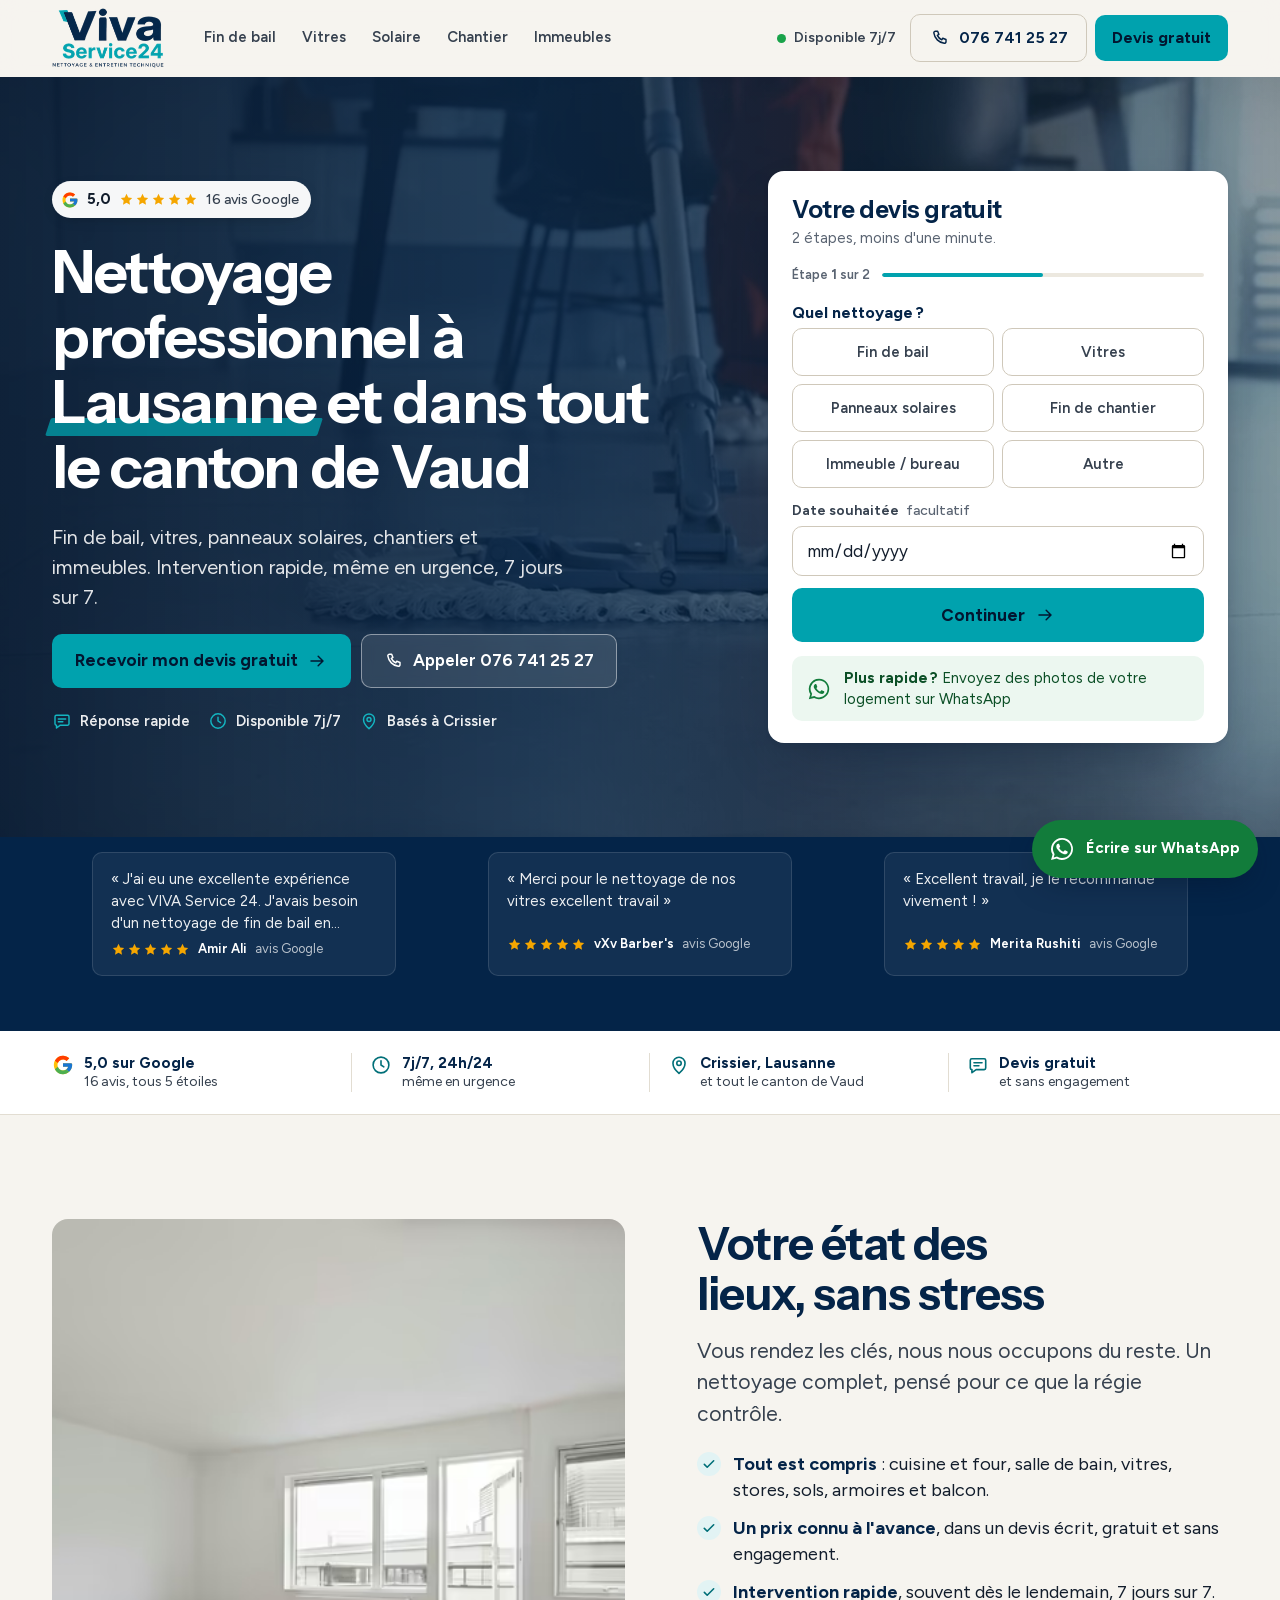
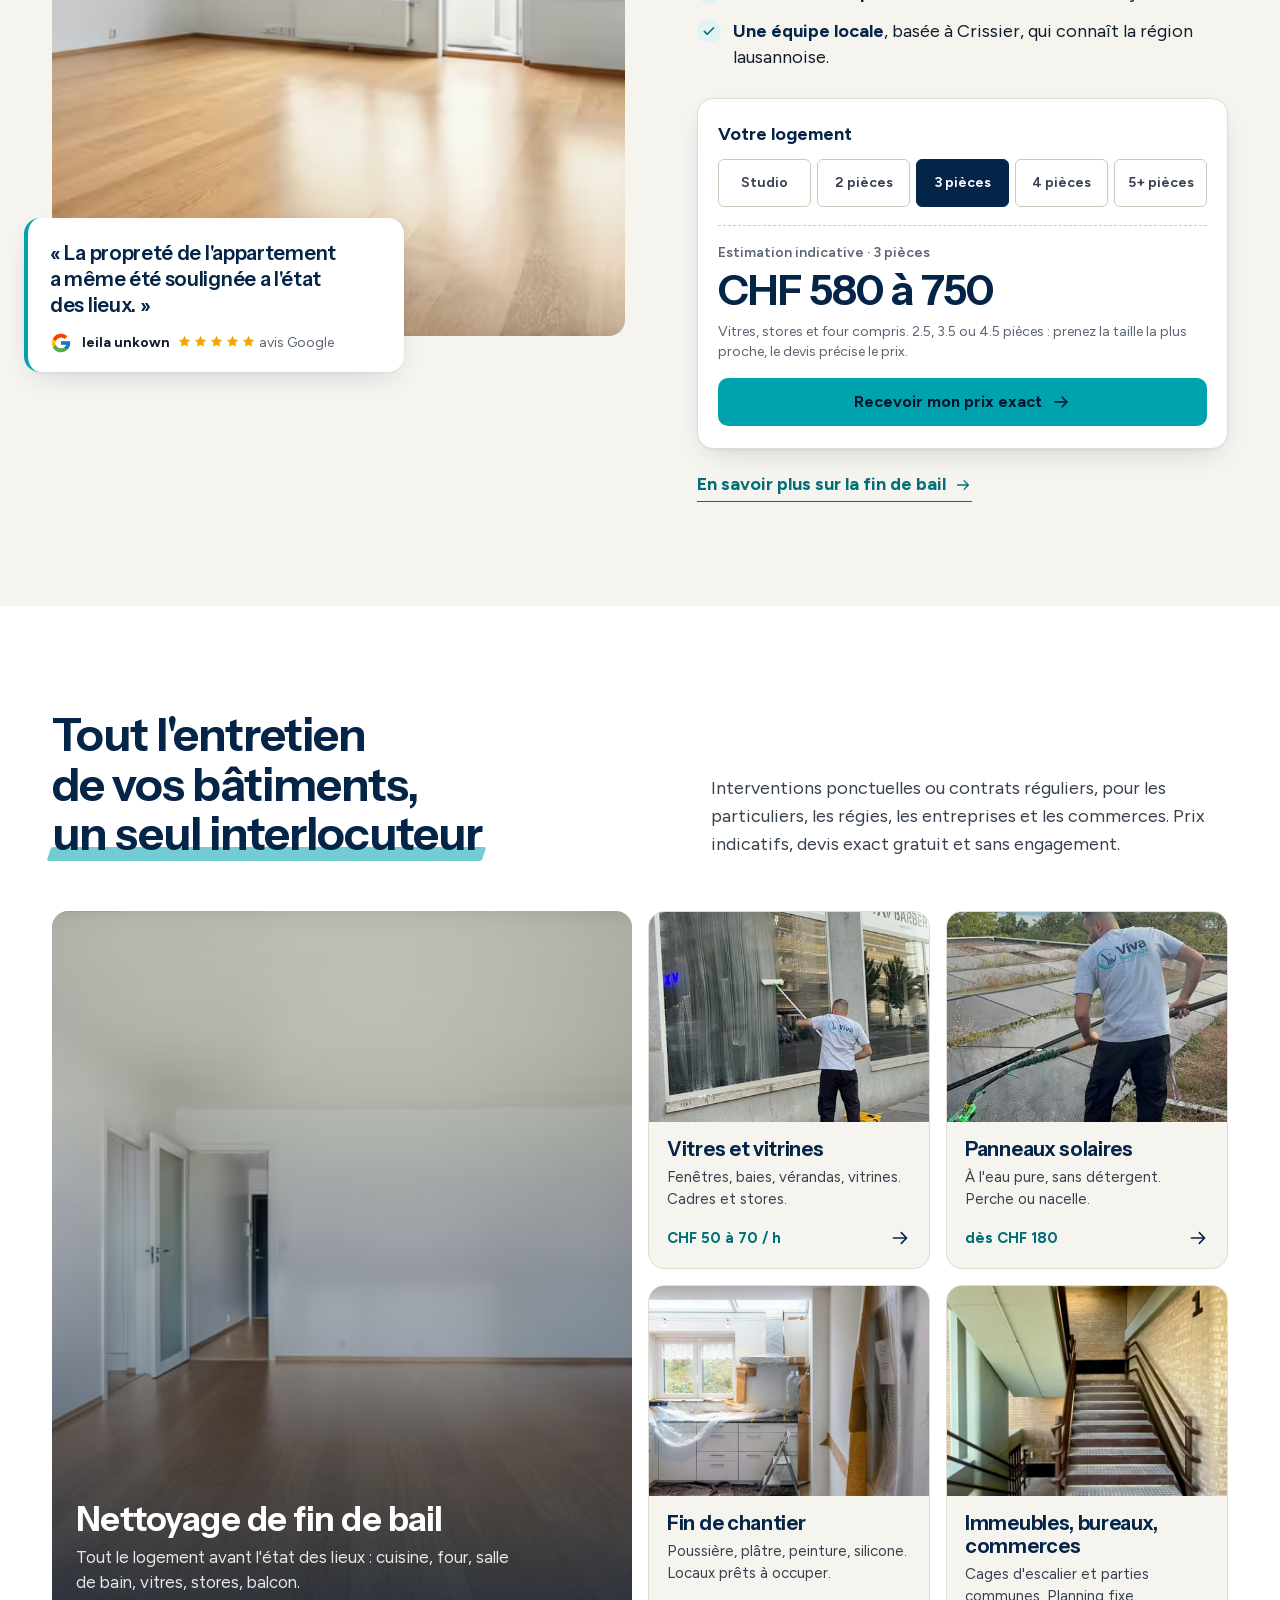
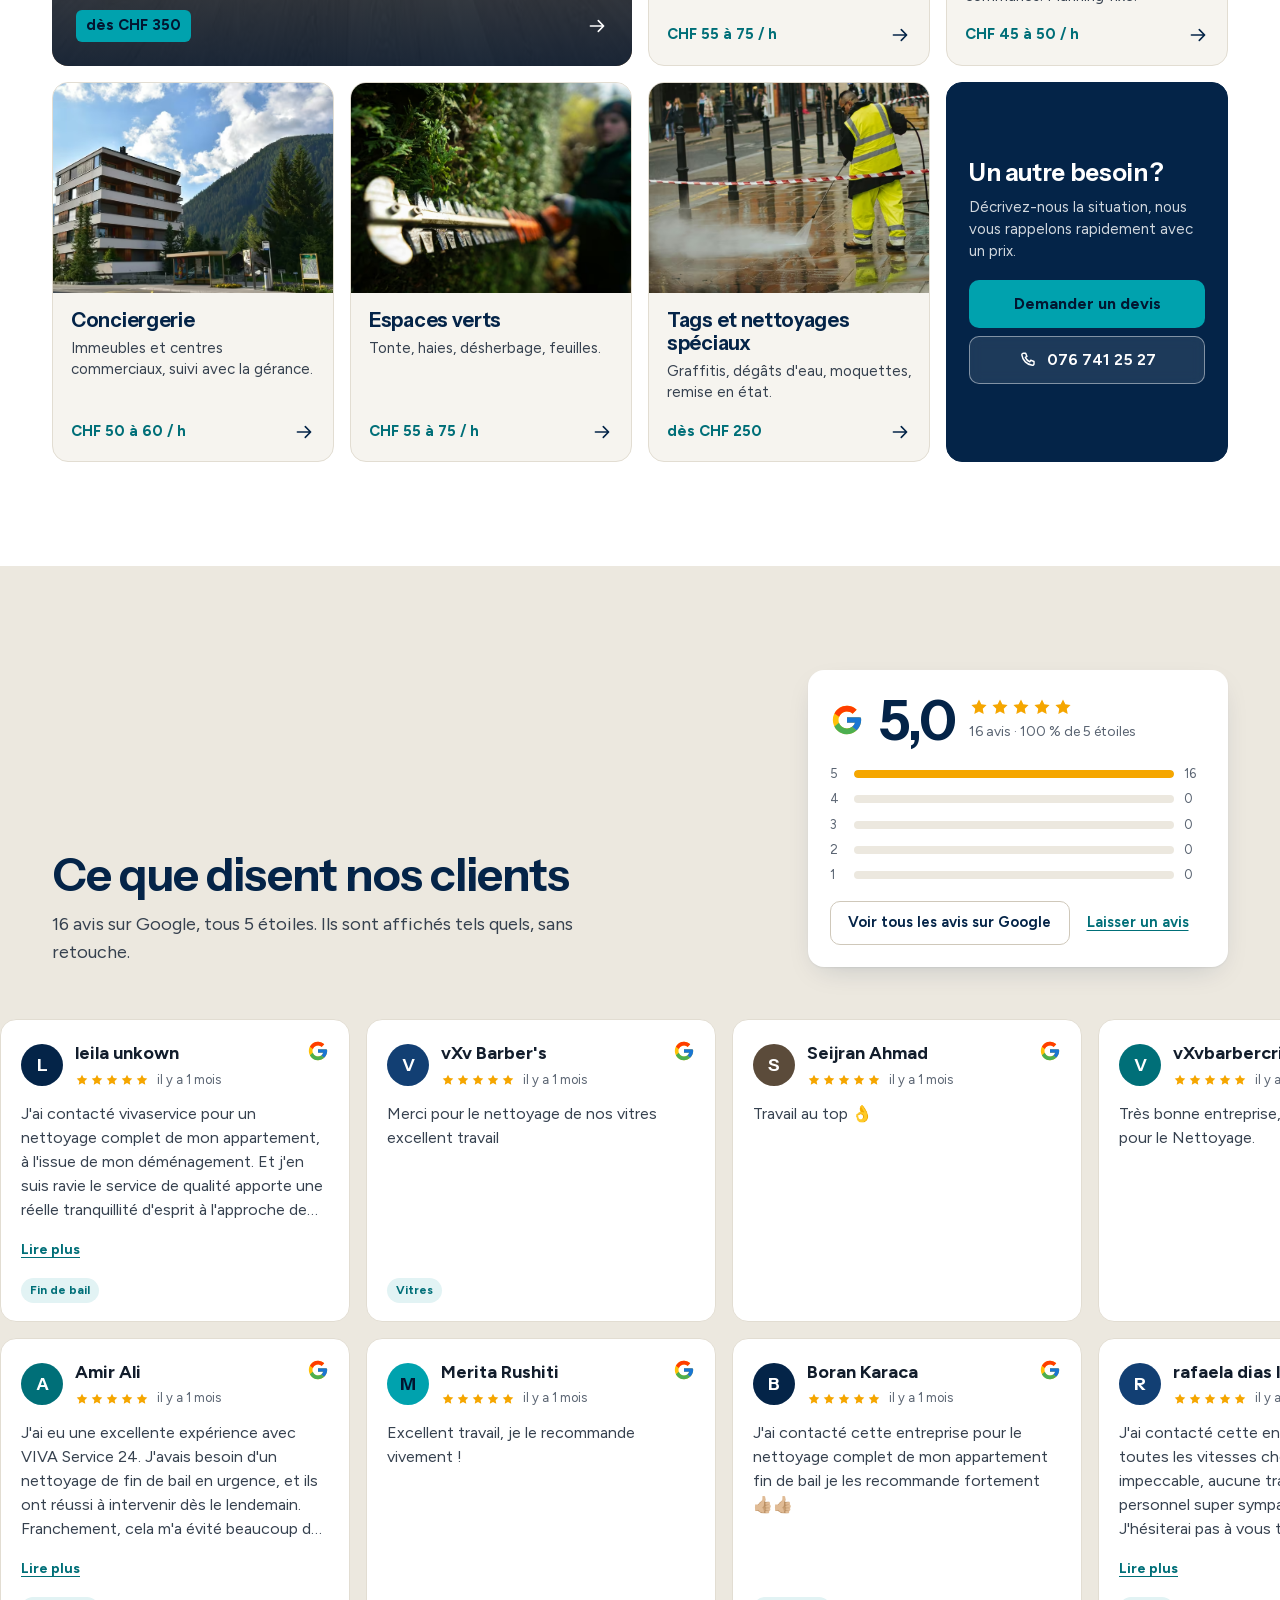
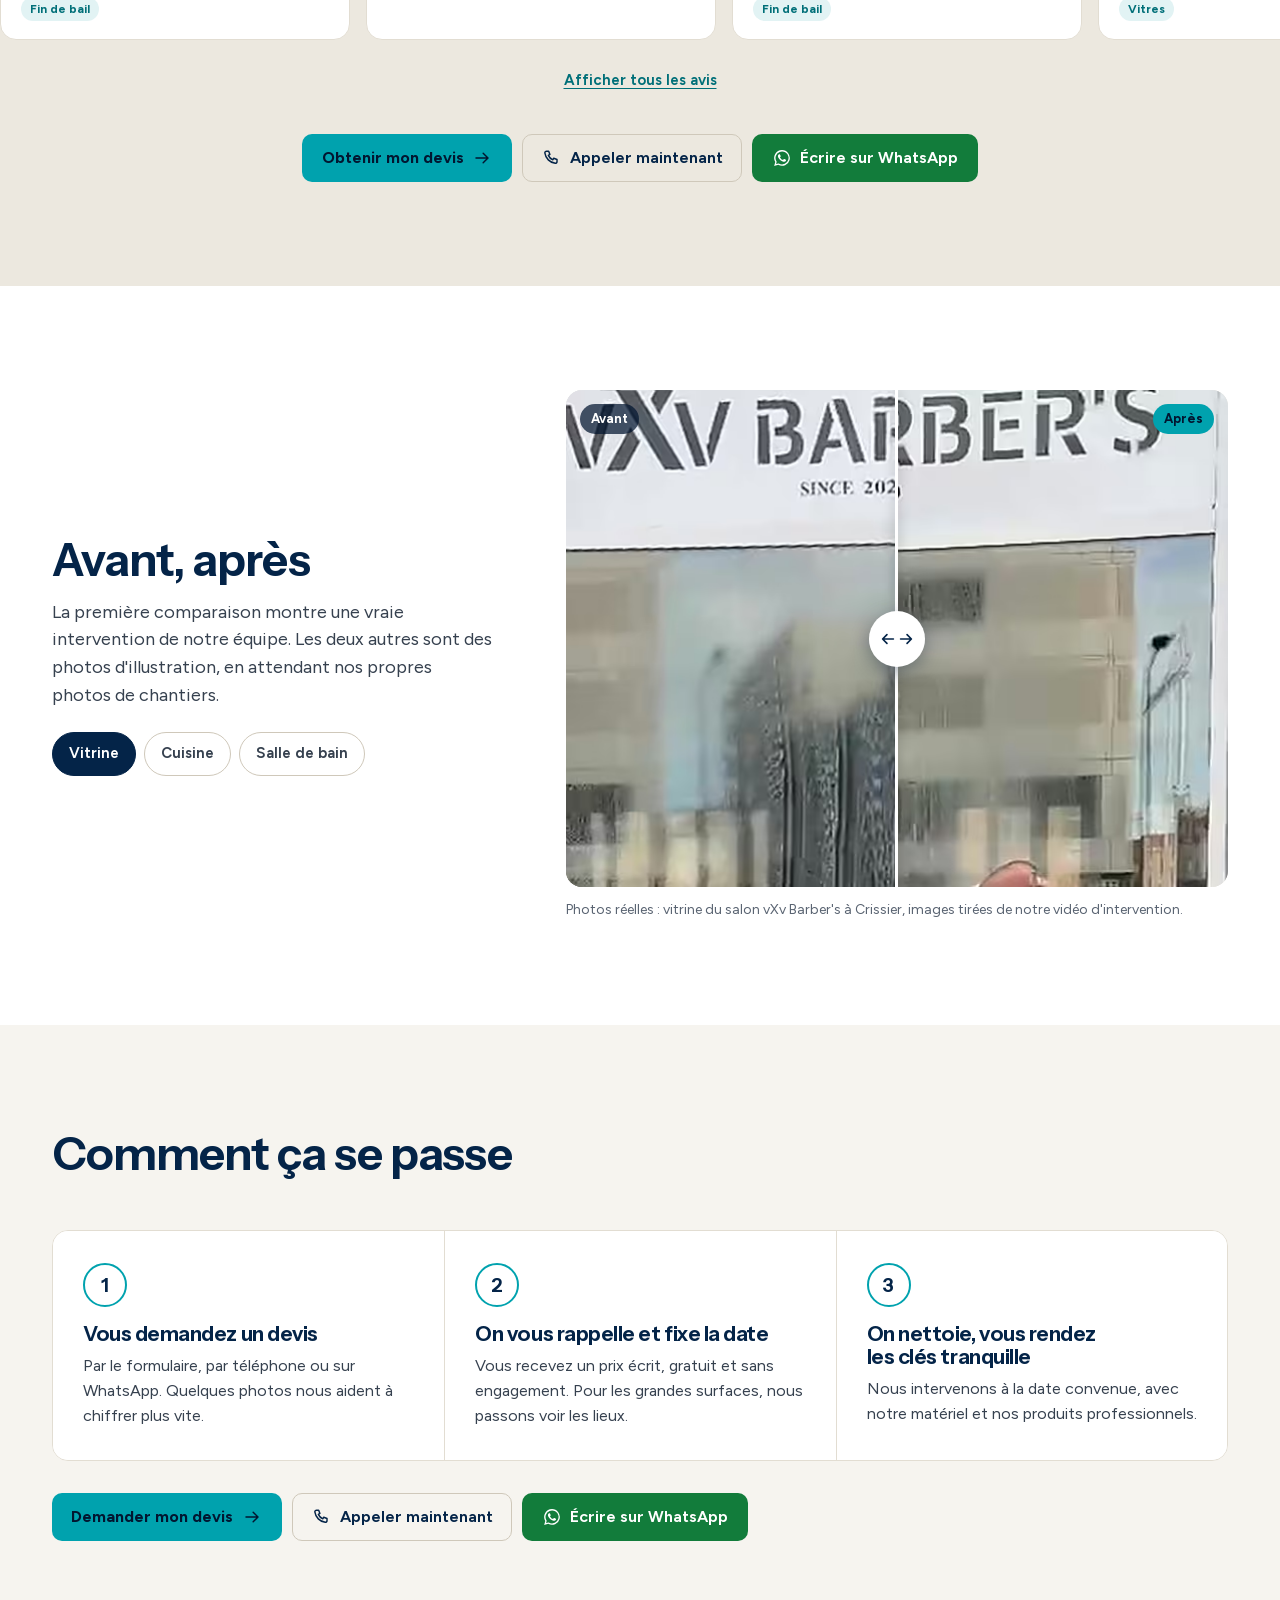
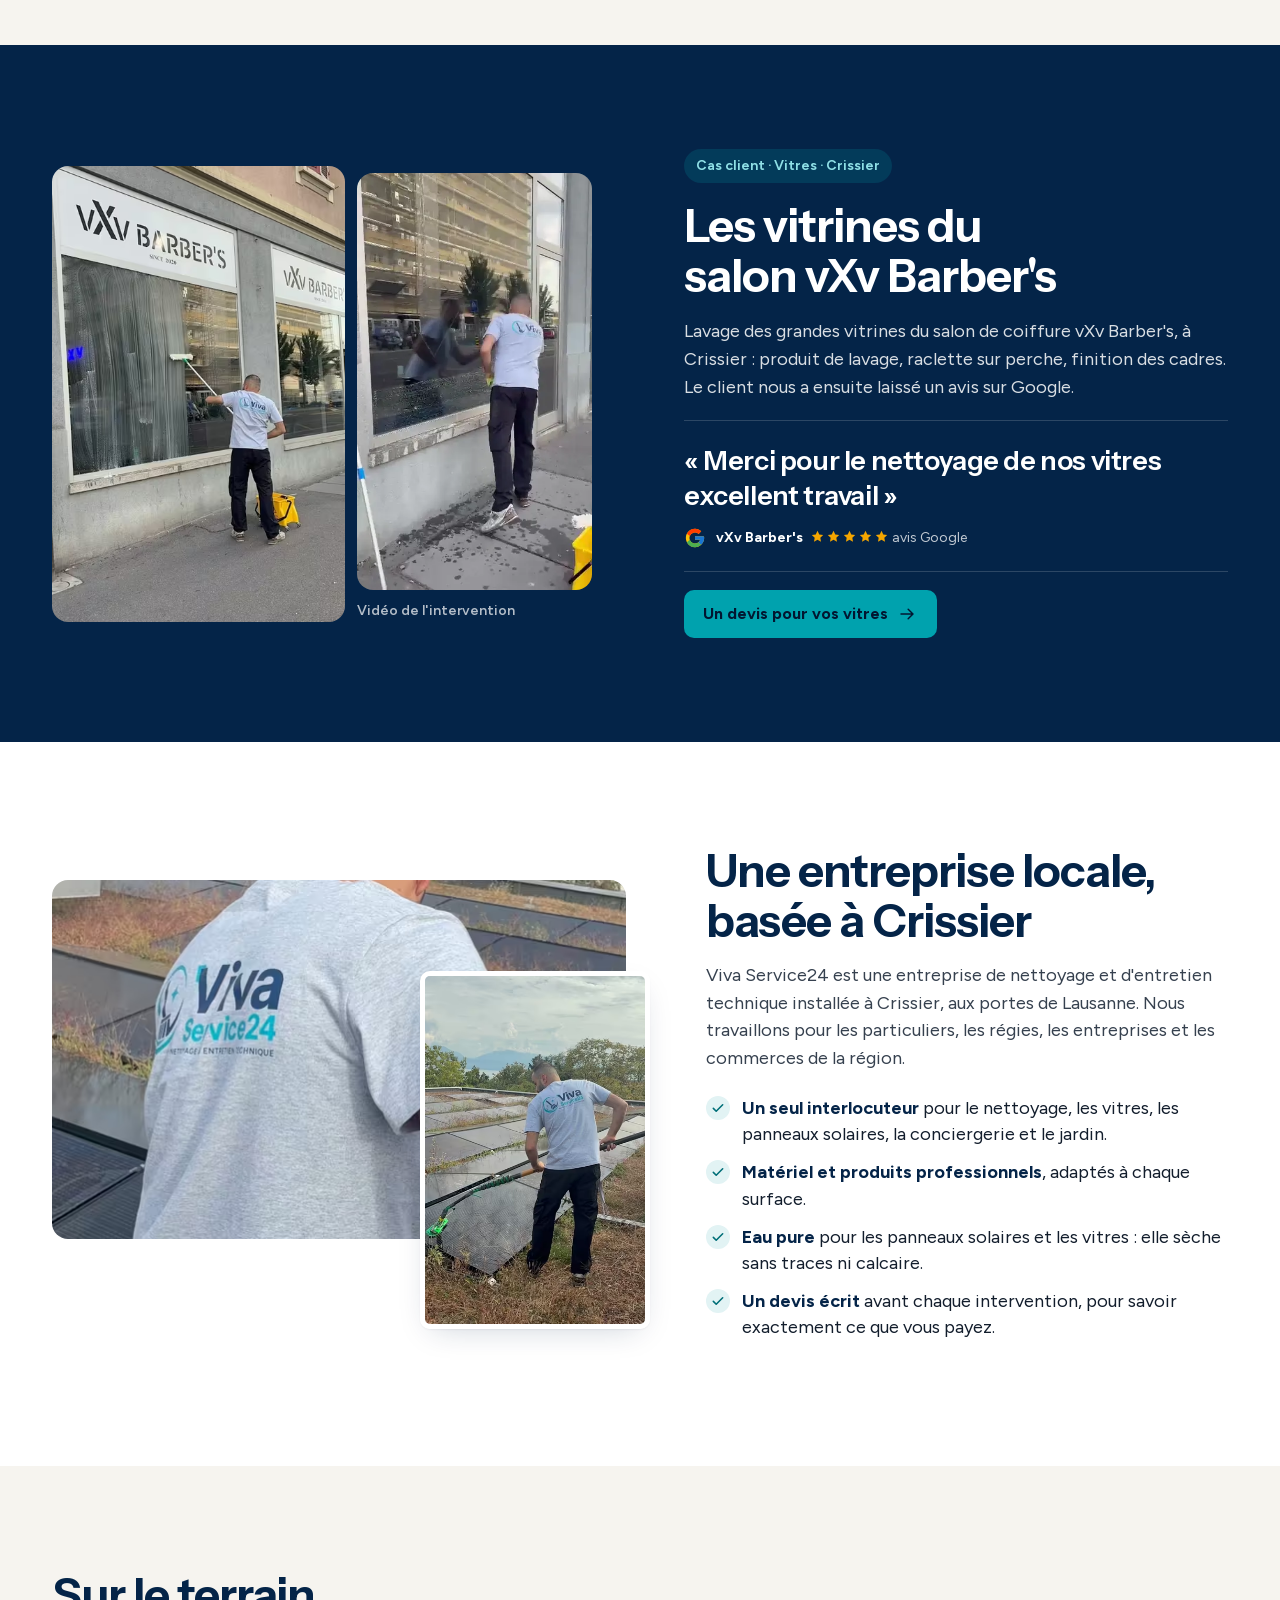
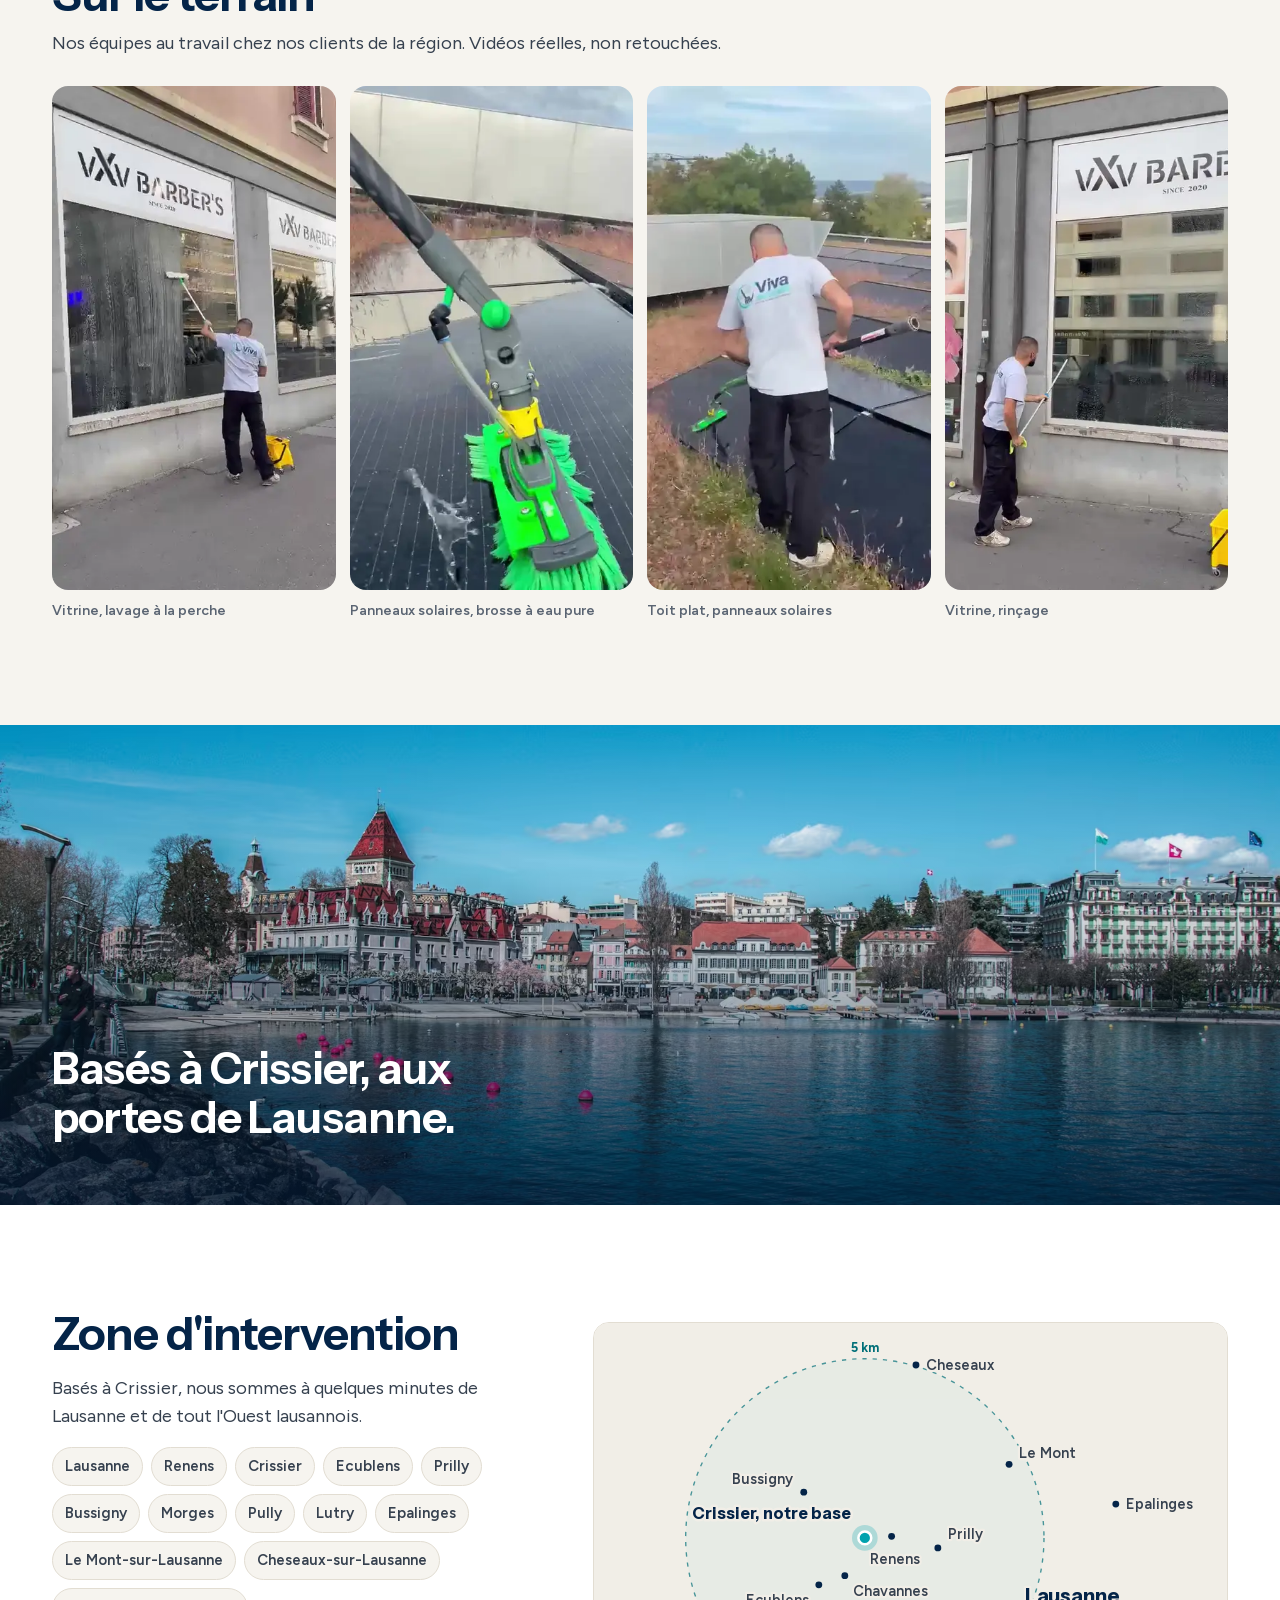
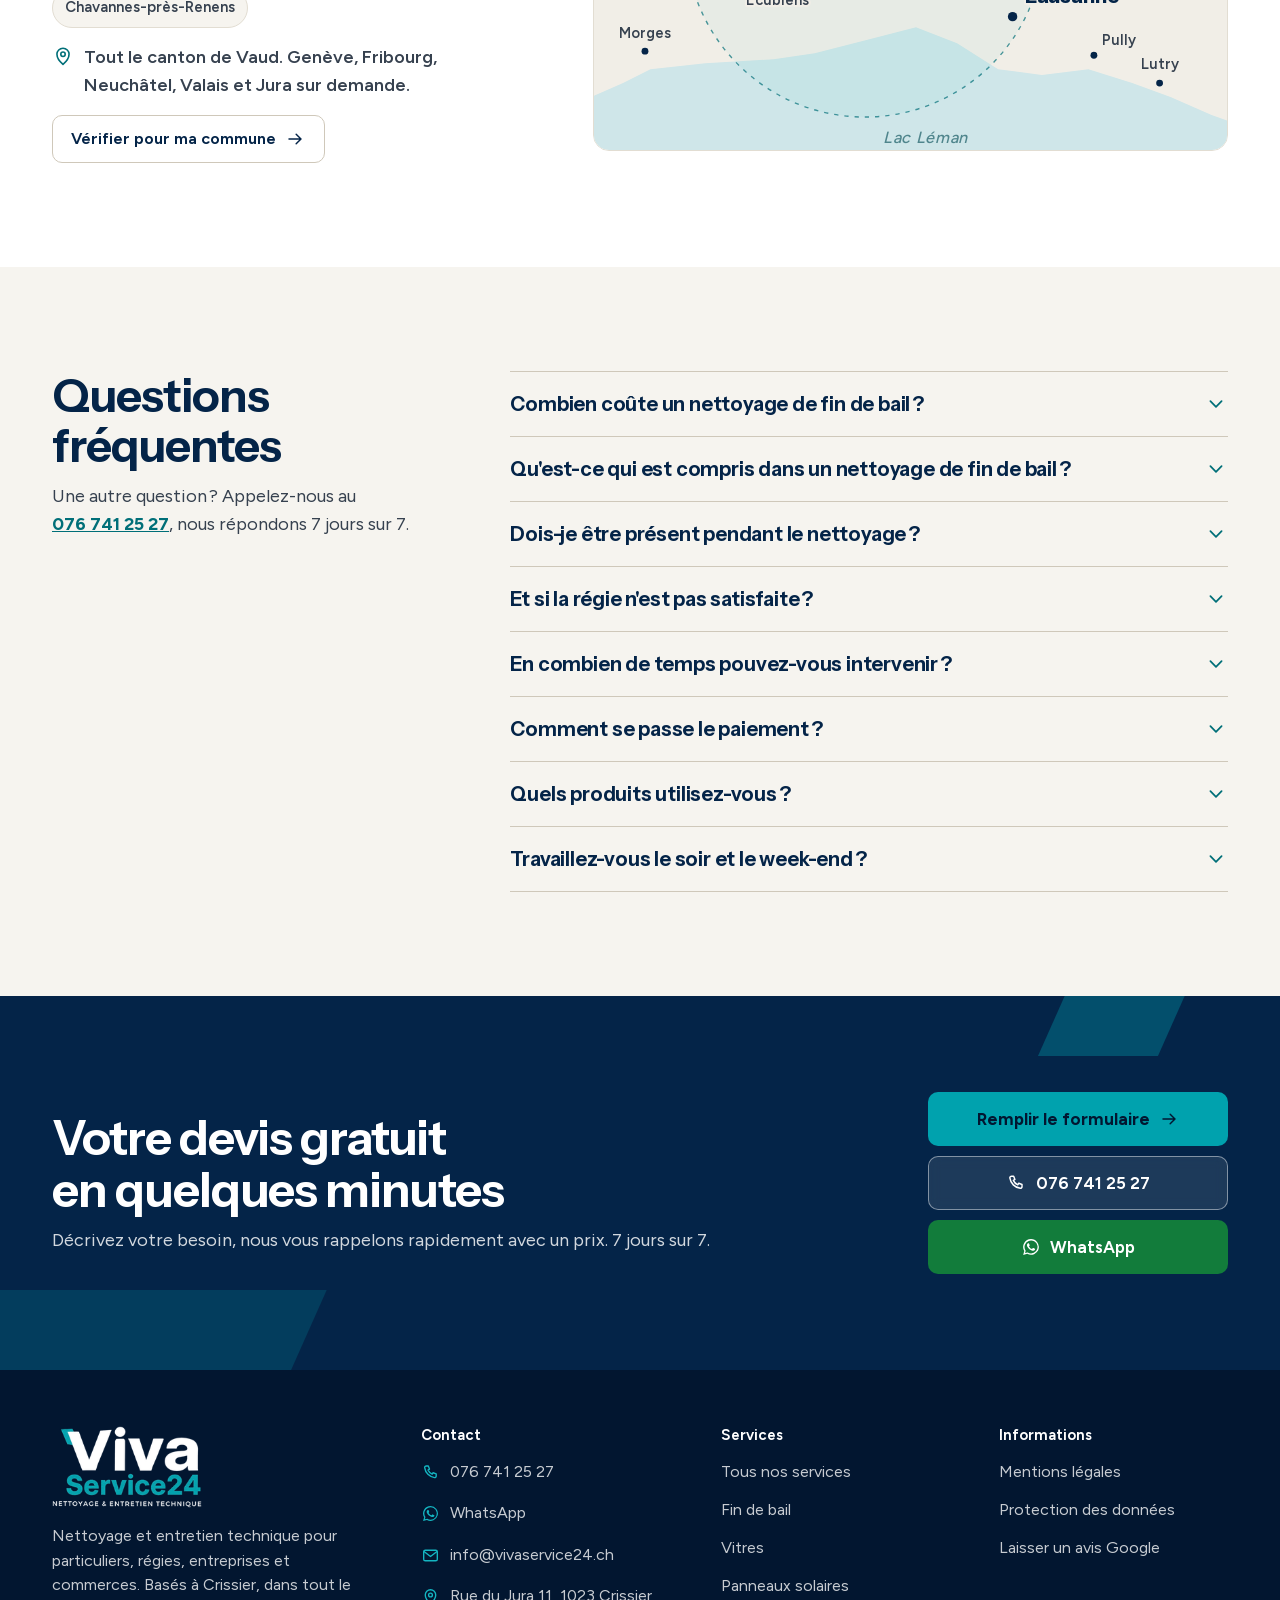
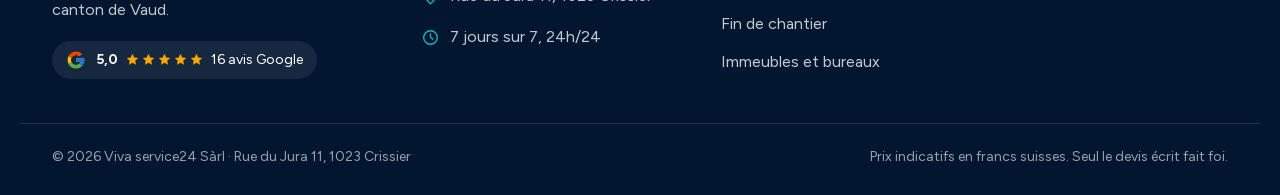
<file: index.html>
<!doctype html>
<html lang="fr-CH">
<head>
<meta charset="utf-8">
<meta name="viewport" content="width=device-width, initial-scale=1, viewport-fit=cover">
<title>Entreprise de nettoyage à Lausanne · Devis gratuit · Viva Service24</title>
<meta name="description" content="Nettoyage de fin de bail, vitres, panneaux solaires, chantiers et immeubles à Lausanne et dans tout le canton de Vaud. 5,0 sur Google, 7j/7. Devis gratuit.">
<link rel="canonical" href="https://welcometothenextlevel.github.io/vivaservice24/">
<meta name="theme-color" content="#042448">
<meta property="og:type" content="website">
<meta property="og:locale" content="fr_CH">
<meta property="og:site_name" content="Viva Service24">
<meta property="og:title" content="Entreprise de nettoyage à Lausanne · Devis gratuit · Viva Service24">
<meta property="og:description" content="Nettoyage de fin de bail, vitres, panneaux solaires, chantiers et immeubles à Lausanne et dans tout le canton de Vaud. 5,0 sur Google, 7j/7. Devis gratuit.">
<meta property="og:url" content="https://welcometothenextlevel.github.io/vivaservice24/">
<meta property="og:image" content="https://welcometothenextlevel.github.io/vivaservice24/img/og-share.jpg">
<meta property="og:image:width" content="1200">
<meta property="og:image:height" content="630">
<meta property="og:image:alt" content="Membre de l'équipe Viva Service24 en t-shirt de l'entreprise, sur un toit de panneaux solaires">
<meta name="twitter:card" content="summary_large_image">
<meta name="twitter:title" content="Entreprise de nettoyage à Lausanne · Devis gratuit · Viva Service24">
<meta name="twitter:description" content="Nettoyage de fin de bail, vitres, panneaux solaires, chantiers et immeubles à Lausanne et dans tout le canton de Vaud. 5,0 sur Google, 7j/7. Devis gratuit.">
<meta name="twitter:image" content="https://welcometothenextlevel.github.io/vivaservice24/img/og-share.jpg">
<link rel="icon" href="favicon.ico" sizes="any">
<link rel="icon" href="img/brand/favicon.svg" type="image/svg+xml">
<link rel="apple-touch-icon" href="img/brand/apple-touch-icon.png">
<link rel="manifest" href="site.webmanifest">
<link rel="preload" href="fonts/figtree-latin.woff2" as="font" type="font/woff2" crossorigin>
<link rel="preload" href="fonts/instrument-sans-latin.woff2" as="font" type="font/woff2" crossorigin>
<link rel="preload" as="image" type="image/avif" imagesrcset="img/stock/hero-poster-768.avif 768w, img/stock/hero-poster-1280.avif 1280w, img/stock/hero-poster-1600.avif 1600w" imagesizes="100vw" fetchpriority="high">
<style>@font-face{font-family:"Figtree";src:url(fonts/figtree-latin.woff2) format("woff2");font-weight:300 900;font-style:normal;font-display:swap}@font-face{font-family:"Instrument Sans";src:url(fonts/instrument-sans-latin.woff2) format("woff2");font-weight:400 700;font-stretch:75% 100%;font-style:normal;font-display:swap}:root{--navy:#042448;--navy-2:#0a3463;--navy-3:#123f73;--navy-deep:#021630;--teal:#00a2ae;--teal-2:#14b5c1;--teal-ink:#006f78;--teal-50:#e2f3f4;--teal-100:#c4e8ea;--paper:#f6f4ef;--paper-2:#ece8df;--white:#fff;--line:#e2ddd2;--line-2:#cfc8ba;--ink:#121d2c;--ink-2:#36414f;--muted:#5a6472;--gold:#f5a600;--wa:#127c3b;--wa-2:#0e6a32;--r:10px;--r-sm:6px;--r-lg:16px;--sh:0 1px 2px rgba(4,36,72,.06),0 10px 30px -12px rgba(4,36,72,.22);--sh-lg:0 2px 4px rgba(2,22,48,.08),0 28px 60px -24px rgba(2,22,48,.45);--f-h:"Instrument Sans",ui-sans-serif,system-ui,-apple-system,"Segoe UI",sans-serif;--f-b:"Figtree",ui-sans-serif,system-ui,-apple-system,"Segoe UI",sans-serif;--hd:64px;--gut:20px;}*,*::before,*::after{box-sizing:border-box}html{-webkit-text-size-adjust:100%;text-size-adjust:100%;scroll-behavior:smooth;scroll-padding-top:calc(var(--hd) + 12px)}@media (prefers-reduced-motion:reduce){html{scroll-behavior:auto}}body{margin:0;background:var(--paper);color:var(--ink);font:400 17px/1.55 var(--f-b);-webkit-font-smoothing:antialiased;text-rendering:optimizeLegibility;overflow-x:hidden}@media (min-width:980px){body{font-size:18px}}img,svg,video{display:block;max-width:100%}img{height:auto}picture{display:contents}a{color:inherit}h1,h2,h3{font-family:var(--f-h);font-weight:650;line-height:1.08;letter-spacing:-.022em;margin:0;color:var(--navy);text-wrap:balance}p{margin:0}ul,ol{margin:0;padding:0;list-style:none}button,input,select,textarea{font:inherit;color:inherit}:focus-visible{outline:3px solid var(--teal);outline-offset:3px;border-radius:4px}.container{width:100%;max-width:1240px;margin-inline:auto;padding-inline:var(--gut)}@media (min-width:768px){:root{--gut:32px}}.sr-only{position:absolute!important;width:1px;height:1px;padding:0;margin:-1px;overflow:hidden;clip:rect(0,0,0,0);white-space:nowrap;border:0}.skip{position:absolute;left:12px;top:-60px;z-index:100;background:var(--navy);color:#fff;padding:10px 14px;border-radius:var(--r-sm);text-decoration:none}.skip:focus{top:12px}.ic{width:1.2em;height:1.2em;flex:none;fill:none;stroke:currentColor;stroke-width:1.75;stroke-linecap:round;stroke-linejoin:round}.ic--g{stroke:none}.hl{position:relative;white-space:nowrap;z-index:0}.hl::after{content:"";position:absolute;z-index:-1;left:-.06em;right:-.06em;bottom:.04em;height:.3em;background:var(--teal);opacity:.55;transform:skewX(-18deg);border-radius:2px}.stars{display:inline-flex;gap:1px;color:var(--gold);vertical-align:-2px}.stars svg{width:15px;height:15px}.btn{--bg:var(--navy);--fg:#fff;display:inline-flex;align-items:center;justify-content:center;gap:.55em;min-height:48px;padding:.7em 1.15em;border-radius:var(--r);border:1.5px solid transparent;background:var(--bg);color:var(--fg);font:650 16px/1.15 var(--f-b);text-decoration:none;cursor:pointer;transition:transform .18s ease,box-shadow .18s ease,background-color .18s ease;-webkit-tap-highlight-color:transparent;white-space:nowrap}.btn .ic{width:20px;height:20px}.btn:hover{transform:translateY(-1px);box-shadow:0 8px 20px -10px rgba(4,36,72,.45)}.btn:active{transform:translateY(0)}.btn--primary{--bg:var(--teal);--fg:var(--navy-deep);font-weight:700}.btn--primary:hover{--bg:var(--teal-2)}.btn--ghost{--bg:transparent;--fg:var(--navy);border-color:var(--line-2)}.btn--ghost:hover{border-color:var(--navy);box-shadow:none}.btn--light{--bg:rgba(255,255,255,.1);--fg:#fff;border-color:rgba(255,255,255,.45);backdrop-filter:blur(6px);-webkit-backdrop-filter:blur(6px)}.btn--light:hover{--bg:rgba(255,255,255,.18);border-color:#fff}.btn--wa{--bg:var(--wa);--fg:#fff}.btn--wa:hover{--bg:var(--wa-2)}.btn--text{--bg:transparent;--fg:var(--teal-ink);text-decoration:underline;text-underline-offset:3px;padding-inline:.4em}.btn--text:hover{box-shadow:none}.btn--lg{min-height:54px;font-size:17px;padding:.8em 1.3em}.btn--sm{min-height:44px;font-size:15px}.btn--block{width:100%}.hd{position:sticky;top:0;z-index:50;background:rgba(246,244,239,.92);backdrop-filter:saturate(1.4) blur(12px);-webkit-backdrop-filter:saturate(1.4) blur(12px);border-bottom:1px solid transparent;transition:border-color .2s,box-shadow .2s}.hd.is-stuck{border-bottom-color:var(--line);box-shadow:0 6px 20px -16px rgba(4,36,72,.5)}.hd__in{height:var(--hd);display:flex;align-items:center;gap:16px}.hd__logo{display:block;flex:none;margin-right:auto}.hd__logo img{width:92px;height:auto}.hd__nav{display:none}.hd__act{display:flex;align-items:center;gap:8px}.live{display:none;align-items:center;gap:8px;font-size:14px;font-weight:600;color:var(--ink-2);white-space:nowrap}.live__dot{position:relative;width:9px;height:9px;border-radius:50%;background:#19a34a}.live__dot::after{content:"";position:absolute;inset:-4px;border-radius:50%;border:2px solid #19a34a;opacity:0;animation:pulse 2.4s ease-out infinite}@keyframes pulse{0%{transform:scale(.5);opacity:.7}100%{transform:scale(1.5);opacity:0}}@media (prefers-reduced-motion:reduce){.live__dot::after{animation:none}}.hd__tel{display:none}.hd__call{display:grid;place-items:center;width:46px;height:46px;border-radius:50%;border:1.5px solid var(--line-2);color:var(--navy);text-decoration:none}.hd__call .ic{width:21px;height:21px}.hd__cta{min-height:46px;padding-inline:1em}.hd__cta .lg{display:none}@media (min-width:640px){.hd__logo img{width:104px}.hd__cta .lg{display:inline}.hd__cta .sm{display:none}}@media (min-width:900px){:root{--hd:76px}.hd__call{display:none}.hd__tel{display:inline-flex}.live{display:inline-flex;margin-right:6px}.hd__logo img{width:112px}}@media (min-width:1260px){.hd__nav{display:block;margin-right:auto}.hd__in:has(.hd__nav) .hd__logo{margin-right:12px}.hd__nav ul{display:flex;gap:2px}.hd__nav a{display:block;padding:8px 12px;border-radius:var(--r-sm);text-decoration:none;font-size:15px;font-weight:600;color:var(--ink-2);white-space:nowrap}.hd__nav a:hover{color:var(--navy);background:var(--paper-2)}}.hero{position:relative;isolation:isolate;color:#fff;background:var(--navy);overflow:hidden}.hero__media{position:absolute;inset:0;z-index:-1}.hero__media::after{content:"";position:absolute;inset:0;background:linear-gradient(180deg,rgba(2,22,48,.62) 0%,rgba(4,36,72,.8) 42%,var(--navy) 62%)}.hero__img,.hero__video{position:absolute;inset:0 0 auto 0;width:100%;height:62%;min-height:420px;object-fit:cover}.hero__video{opacity:0;transition:opacity .8s ease}.hero__video.is-on{opacity:1}.hero__grid{display:grid;gap:28px;padding-top:28px;padding-bottom:32px}.hero__copy{display:flex;flex-direction:column;align-items:flex-start;gap:18px}.gbadge{display:inline-flex;align-items:center;gap:8px;padding:7px 12px 7px 9px;border-radius:999px;background:rgba(255,255,255,.96);color:var(--ink);text-decoration:none;font-size:14px;box-shadow:0 4px 16px -8px rgba(0,0,0,.4)}.gbadge .ic--g{width:18px;height:18px}.gbadge b{font-size:15px}.gbadge>span:last-child{color:var(--ink-2);font-weight:500}.gbadge--dark{background:var(--white);border:1px solid var(--line)}.hero h1{color:#fff;font-size:clamp(34px,7.4vw,60px);max-width:16ch}.hero .hl::after{opacity:.75}.hero__sub{font-size:18px;line-height:1.5;color:rgba(255,255,255,.88);max-width:40ch}.hero__ctas{display:flex;flex-direction:column;gap:10px;width:100%}.hero__ctas .btn{width:100%}.hero__points{display:flex;flex-wrap:wrap;gap:10px 18px;font-size:15px;font-weight:600;color:rgba(255,255,255,.92)}.hero__points li{display:flex;align-items:center;gap:8px}.hero__points .ic{width:20px;height:20px;color:var(--teal-2)}@media (min-width:560px){.hero__ctas{flex-direction:row;flex-wrap:wrap;width:auto}.hero__ctas .btn{width:auto}}@media (min-width:980px){.hero__media::after{background:linear-gradient(90deg,rgba(2,22,48,.9) 0%,rgba(4,36,72,.78) 42%,rgba(4,36,72,.35) 100%)}.hero__img,.hero__video{height:100%}.hero__grid{grid-template-columns:minmax(0,1fr) 440px;align-items:center;gap:48px;padding-top:56px;padding-bottom:56px;min-height:min(760px,calc(100vh - var(--hd)))}.hero__copy{gap:22px}.hero__sub{font-size:20px}}@media (min-width:1180px){.hero__grid{grid-template-columns:minmax(0,1fr) 460px;gap:72px}}.qf{position:relative;background:var(--white);color:var(--ink);border-radius:var(--r-lg);padding:22px 18px 18px;box-shadow:var(--sh-lg)}@media (min-width:420px){.qf{padding:26px 24px 22px}}.qf__head{margin-bottom:16px}.qf__title{font:650 24px/1.1 var(--f-h);color:var(--navy);letter-spacing:-.02em}.qf__sub{margin-top:4px;font-size:15px;color:var(--muted)}.qf__prog{display:flex;align-items:center;gap:12px;margin-top:14px;font-size:13px;font-weight:600;color:var(--muted)}.qf__bar{flex:1;height:4px;border-radius:4px;background:var(--paper-2);overflow:hidden}.qf__bar i{display:block;height:100%;width:50%;background:var(--teal);border-radius:4px;transition:width .35s ease}.qf.is-step2 .qf__bar i{width:100%}.qf__step{border:0;margin:0;padding:0;min-width:0;display:grid;gap:12px}.js .qf__step[data-step="2"]{display:none}.js .qf.is-step2 .qf__step[data-step="1"]{display:none}.js .qf.is-step2 .qf__step[data-step="2"]{display:grid}.qf__legend{font-weight:700;font-size:16px;color:var(--navy);padding:0;margin-bottom:2px}.qf__legend--sm{font-size:15px;margin-top:4px}.chips{display:grid;grid-template-columns:1fr 1fr;gap:8px}.chips--rooms{grid-template-columns:repeat(4,1fr)}.chip{position:relative;display:block}.chip input{position:absolute;opacity:0;inset:0;width:100%;height:100%;margin:0;cursor:pointer}.chip span{display:flex;align-items:center;justify-content:center;text-align:center;min-height:48px;padding:8px 10px;border:1.5px solid var(--line-2);border-radius:var(--r);font-size:15px;font-weight:600;line-height:1.2;color:var(--ink-2);background:var(--white);transition:border-color .15s,background-color .15s,color .15s}.chip--sm span{min-height:44px;font-size:15px;padding:6px}.chip input:hover+span{border-color:var(--navy-3)}.chip input:checked+span{border-color:var(--navy);background:var(--navy);color:#fff}.chip input:focus-visible+span{outline:3px solid var(--teal);outline-offset:2px}.field{display:grid;gap:5px}.field__l{font-size:14px;font-weight:650;color:var(--ink-2)}.field__l em{font-style:normal;font-weight:500;color:var(--muted);margin-left:4px}.field__i{width:100%;min-height:50px;padding:12px 14px;border:1.5px solid var(--line-2);border-radius:var(--r);background:var(--white);font-size:17px;line-height:1.3;color:var(--ink);transition:border-color .15s,box-shadow .15s;appearance:none;-webkit-appearance:none}textarea.field__i{min-height:84px;resize:vertical}input[type=date].field__i{min-height:50px}.field__i::placeholder{color:#9199a3}.field__i:focus{outline:none;border-color:var(--navy);box-shadow:0 0 0 3px rgba(0,162,174,.28)}.field__i[aria-invalid=true]{border-color:#b42318}.qf__err{display:none;margin-top:-6px;font-size:14px;font-weight:600;color:#b42318}.qf__err.is-on{display:block}.qf__fine{font-size:13px;line-height:1.45;color:var(--muted);text-align:center}.qf__back{display:inline-flex;align-items:center;justify-content:center;gap:6px;min-height:44px;background:none;border:0;color:var(--muted);font-size:14px;font-weight:600;cursor:pointer}.qf__back .ic{width:16px;height:16px}.qf__status{font-size:15px;font-weight:600}.qf__status:empty{display:none}.qf__status{margin-top:12px;padding:12px 14px;border-radius:var(--r);background:#fef3f2;color:#912018}.qf__status a{font-weight:700}.qf__wa{display:flex;align-items:center;gap:12px;margin-top:14px;padding:12px 14px;border-radius:var(--r);background:#ecf7f0;color:#0b4f26;text-decoration:none;font-size:15px;line-height:1.35}.qf__wa .ic{width:26px;height:26px;color:var(--wa)}.qf__wa:hover{background:#dff1e6}.hp{position:absolute!important;left:-9999px;width:1px;height:1px;overflow:hidden}.js .qf__bail[hidden]{display:none}.rstrip{background:var(--navy);color:#fff}.trust{background:var(--white);border-bottom:1px solid var(--line)}.trust__in{display:grid;grid-template-columns:1fr 1fr;gap:14px 18px;padding-block:18px;font-size:14px;line-height:1.35;color:var(--ink-2)}.trust__in li{display:flex;align-items:flex-start;gap:10px}.trust__in .ic{width:22px;height:22px;color:var(--teal-ink);margin-top:1px}.trust__in b{display:block;color:var(--navy);font-size:15px}@media (min-width:900px){.trust__in{grid-template-columns:repeat(4,1fr);padding-block:22px}.trust__in li+li{border-left:1px solid var(--line);padding-left:18px}}</style>
<link rel="preload" href="css/site.css?v=7" as="style" onload="this.onload=null;this.rel='stylesheet'">
<noscript><link rel="stylesheet" href="css/site.css?v=7"></noscript>
<script>document.documentElement.classList.add('js')</script>
<script type="application/ld+json">{"@context":"https://schema.org","@type":["LocalBusiness","HomeAndConstructionBusiness"],"@id":"https://welcometothenextlevel.github.io/vivaservice24/#entreprise","name":"Viva Service24","alternateName":"Entreprise de nettoyage VIVA service24","legalName":"Viva service24 Sàrl","slogan":"Nettoyage & entretien technique","url":"https://welcometothenextlevel.github.io/vivaservice24/","logo":"https://welcometothenextlevel.github.io/vivaservice24/img/brand/logo.png","image":"https://welcometothenextlevel.github.io/vivaservice24/img/real/equipe-tshirt-1360.webp","telephone":"+41 76 741 25 27","email":"info@vivaservice24.ch","priceRange":"CHF 45 à 950","currenciesAccepted":"CHF","address":{"@type":"PostalAddress","streetAddress":"Rue du Jura 11","postalCode":"1023","addressLocality":"Crissier","addressRegion":"VD","addressCountry":"CH"},"geo":{"@type":"GeoCoordinates","latitude":46.5395,"longitude":6.5783},"openingHoursSpecification":[{"@type":"OpeningHoursSpecification","dayOfWeek":["Monday","Tuesday","Wednesday","Thursday","Friday","Saturday","Sunday"],"opens":"00:00","closes":"23:59"}],"areaServed":[{"@type":"City","name":"Lausanne"},{"@type":"City","name":"Renens"},{"@type":"City","name":"Crissier"},{"@type":"City","name":"Ecublens"},{"@type":"City","name":"Prilly"},{"@type":"City","name":"Bussigny"},{"@type":"City","name":"Morges"},{"@type":"City","name":"Pully"},{"@type":"City","name":"Lutry"},{"@type":"City","name":"Epalinges"},{"@type":"City","name":"Le Mont-sur-Lausanne"},{"@type":"City","name":"Cheseaux-sur-Lausanne"},{"@type":"City","name":"Chavannes-près-Renens"},{"@type":"AdministrativeArea","name":"Canton de Vaud"}],"sameAs":["https://www.google.com/maps/search/?api=1&query=Entreprise%20de%20nettoyage%20VIVA%20service24%20Crissier"]}</script>
<script type="application/ld+json">{"@context":"https://schema.org","@type":"FAQPage","mainEntity":[{"@type":"Question","name":"Combien coûte un nettoyage de fin de bail ?","acceptedAnswer":{"@type":"Answer","text":"Comptez dès CHF 350 pour un studio, CHF 450 à 590 pour un 2 pièces, CHF 580 à 750 pour un 3 pièces, CHF 750 à 950 pour un 4 pièces et dès CHF 900 pour un 5 pièces. Vitres, stores et four sont compris. Ce sont des prix indicatifs : le devis, gratuit et sans engagement, fixe le prix exact selon la surface et l'état du logement."}},{"@type":"Question","name":"Qu'est-ce qui est compris dans un nettoyage de fin de bail ?","acceptedAnswer":{"@type":"Answer","text":"La cuisine complète (four, plaques, hotte, réfrigérateur, armoires dedans et dehors), la salle de bain et les WC avec détartrage, les fenêtres et leurs cadres, les stores, les sols, les portes et poignées, les placards et le balcon. Le détail figure dans le devis."}},{"@type":"Question","name":"Dois-je être présent pendant le nettoyage ?","acceptedAnswer":{"@type":"Answer","text":"Pas forcément. Dites-nous au moment du devis comment vous préférez procéder (présence sur place ou remise des clés) et nous organisons l'intervention en conséquence."}},{"@type":"Question","name":"Et si la régie n'est pas satisfaite ?","acceptedAnswer":{"@type":"Answer","text":"Appelez-nous dès l'état des lieux. Nous regardons avec vous les remarques de la régie et nous trouvons une solution ensemble. Nos clients nous écrivent régulièrement que la régie a accepté le nettoyage sans problème."}},{"@type":"Question","name":"En combien de temps pouvez-vous intervenir ?","acceptedAnswer":{"@type":"Answer","text":"Rapidement, souvent dès le lendemain selon nos disponibilités. Nous travaillons 7 jours sur 7, y compris en urgence. Urgence et week-end : supplément de 20 à 50 %, indiqué dans le devis."}},{"@type":"Question","name":"Comment se passe le paiement ?","acceptedAnswer":{"@type":"Answer","text":"Les modalités de paiement sont indiquées dans votre devis. Posez-nous la question au moment de la demande, nous vous répondons tout de suite."}},{"@type":"Question","name":"Quels produits utilisez-vous ?","acceptedAnswer":{"@type":"Answer","text":"Des produits et du matériel professionnels, choisis selon la surface : dégraissant pour la cuisine, détartrant pour les sanitaires. Pour les panneaux solaires, de l'eau pure filtrée sur place, sans détergent."}},{"@type":"Question","name":"Travaillez-vous le soir et le week-end ?","acceptedAnswer":{"@type":"Answer","text":"Oui, 7 jours sur 7 et 24h/24, comme indiqué sur notre fiche Google. Un supplément de 20 à 50 % s'applique pour les urgences et le week-end ; il est toujours indiqué dans le devis."}}]}</script>
</head>
<body>
<svg width="0" height="0" style="position:absolute" aria-hidden="true" focusable="false">
<defs>
<symbol id="i-phone" viewBox="0 0 24 24"><path d="M6.6 3.8h2.6l1.5 3.9-1.9 1.2a10.6 10.6 0 0 0 5.3 5.3l1.2-1.9 3.9 1.5v2.6a2 2 0 0 1-2.1 2A14.6 14.6 0 0 1 4.6 5.9a2 2 0 0 1 2-2.1z"/></symbol>
<symbol id="i-wa" viewBox="0 0 24 24"><path stroke="none" fill="currentColor" d="M12.04 2.5a9.43 9.43 0 0 0-8.1 14.24L2.6 21.5l4.88-1.28a9.43 9.43 0 1 0 4.56-17.72zm0 17.26a7.8 7.8 0 0 1-3.98-1.09l-.29-.17-2.9.76.78-2.83-.19-.3a7.82 7.82 0 1 1 6.58 3.63zm4.29-5.86c-.24-.12-1.4-.69-1.61-.77-.22-.08-.38-.12-.54.12-.16.24-.62.77-.76.93-.14.16-.28.18-.52.06-.24-.12-1-.37-1.91-1.18-.7-.63-1.18-1.41-1.32-1.65-.14-.24-.01-.37.1-.49.11-.11.24-.28.36-.42.12-.14.16-.24.24-.4.08-.16.04-.3-.02-.42-.06-.12-.54-1.3-.74-1.78-.2-.47-.4-.4-.54-.41h-.46a.89.89 0 0 0-.64.3 2.7 2.7 0 0 0-.84 2c0 1.18.86 2.32.98 2.48.12.16 1.69 2.58 4.1 3.62.57.25 1.02.4 1.37.51.58.18 1.1.16 1.52.1.46-.07 1.4-.57 1.6-1.13.2-.55.2-1.03.14-1.13-.06-.1-.22-.16-.46-.28z"/></symbol>
<symbol id="i-check" viewBox="0 0 24 24"><path d="M5 12.6l4.3 4.2L19 7.2"/></symbol>
<symbol id="i-clock" viewBox="0 0 24 24"><circle cx="12" cy="12" r="8.6"/><path d="M12 7.4V12l3.1 2"/></symbol>
<symbol id="i-pin" viewBox="0 0 24 24"><path d="M12 21.2s-6.6-5.7-6.6-11.1a6.6 6.6 0 0 1 13.2 0c0 5.4-6.6 11.1-6.6 11.1z"/><circle cx="12" cy="10.1" r="2.4"/></symbol>
<symbol id="i-mail" viewBox="0 0 24 24"><rect x="3.4" y="5.4" width="17.2" height="13.2" rx="2"/><path d="M4.2 7.2l7.8 6 7.8-6"/></symbol>
<symbol id="i-arrow" viewBox="0 0 24 24"><path d="M4.8 12h14.2M13.4 6.2l5.8 5.8-5.8 5.8"/></symbol>
<symbol id="i-chev" viewBox="0 0 24 24"><path d="M6.4 9.2l5.6 5.6 5.6-5.6"/></symbol>
<symbol id="i-back" viewBox="0 0 24 24"><path d="M19.2 12H5M10.6 6.2L4.8 12l5.8 5.8"/></symbol>
<symbol id="i-star" viewBox="0 0 24 24"><path stroke="none" fill="currentColor" d="M12 2.9l2.8 5.8 6.3.9-4.6 4.4 1.1 6.3L12 17.3l-5.6 3 1.1-6.3-4.6-4.4 6.3-.9z"/></symbol>
<symbol id="i-cal" viewBox="0 0 24 24"><rect x="3.8" y="5.4" width="16.4" height="14.8" rx="2"/><path d="M3.8 10h16.4M8.4 3.4v4M15.6 3.4v4"/></symbol>
<symbol id="i-reply" viewBox="0 0 24 24"><path d="M5.2 5.2h13.6a1.6 1.6 0 0 1 1.6 1.6v8.6a1.6 1.6 0 0 1-1.6 1.6H10l-4.6 3.4V17H5.2a1.6 1.6 0 0 1-1.6-1.6V6.8a1.6 1.6 0 0 1 1.6-1.6z"/><path d="M7.6 9.6h8.8M7.6 12.8h5.4"/></symbol>
<symbol id="i-home" viewBox="0 0 24 24"><path d="M3.8 11.2L12 4.6l8.2 6.6M6.2 9.4v10.4h11.6V9.4M10 19.8v-5h4v5"/></symbol>
<symbol id="i-key" viewBox="0 0 24 24"><circle cx="8" cy="15.6" r="4.2"/><path d="M11 12.6l8.6-8.6M16.2 7.4l2.4 2.4M13.8 9.8l2 2"/></symbol>
<symbol id="i-camera" viewBox="0 0 24 24"><rect x="3.4" y="7" width="17.2" height="12.4" rx="2"/><circle cx="12" cy="13.2" r="3.4"/><path d="M8.6 7l1.6-2.6h3.6L15.4 7"/></symbol>
<symbol id="i-drop" viewBox="0 0 24 24"><path d="M12 3.4s6.2 6.5 6.2 10.8a6.2 6.2 0 0 1-12.4 0C5.8 9.9 12 3.4 12 3.4z"/><path d="M9.2 14.6a2.9 2.9 0 0 0 2.6 2.6"/></symbol>
<symbol id="i-spark" viewBox="0 0 24 24"><path d="M12 2.8c.7 4.8 2.6 6.7 7.4 7.4-4.8.7-6.7 2.6-7.4 7.4-.7-4.8-2.6-6.7-7.4-7.4 4.8-.7 6.7-2.6 7.4-7.4z"/><path d="M18.6 16.4c.3 1.7 1 2.4 2.6 2.6-1.7.3-2.4 1-2.6 2.6-.3-1.7-1-2.4-2.6-2.6 1.7-.2 2.4-.9 2.6-2.6z"/></symbol>
<symbol id="i-building" viewBox="0 0 24 24"><path d="M5 20.4V4.6h9.4v15.8M14.4 9.4H19v11M3.4 20.4h17.2"/><path d="M8 8h3.4M8 11.4h3.4M8 14.8h3.4"/></symbol>
<symbol id="i-window" viewBox="0 0 24 24"><rect x="4.2" y="3.6" width="15.6" height="16.8" rx="1.4"/><path d="M12 3.6v16.8M4.2 12h15.6"/></symbol>
<symbol id="i-solar" viewBox="0 0 24 24"><path d="M3.4 18.4l3.1-10.6h11l3.1 10.6z"/><path d="M4.9 13.2h14.2M10.1 7.8l-1.1 10.6M13.9 7.8l1.1 10.6M12 18.4v2.4M8.6 20.8h6.8"/></symbol>
<symbol id="i-helmet" viewBox="0 0 24 24"><path d="M3.6 17.2h16.8M5.2 17.2a6.8 6.8 0 0 1 13.6 0"/><path d="M10 10.6V7h4v3.6"/></symbol>
<symbol id="i-leaf" viewBox="0 0 24 24"><path d="M5.2 19.4c0-8.2 5-13.6 14-13.6 0 9.2-5.2 14.4-13.4 14.4"/><path d="M5.2 19.4l7.4-7.6"/></symbol>
<symbol id="i-spray" viewBox="0 0 24 24"><path d="M8 9.4h5.6v11H8zM9.2 9.4V6.6h3.2v2.8M12.4 6.6h2.2M17 5.2h.01M19.2 7.4h.01M17 9.6h.01M19.2 3h.01"/></symbol>
<symbol id="i-play" viewBox="0 0 24 24"><path stroke="none" fill="currentColor" d="M8.4 5.6v12.8l10-6.4z"/></symbol>
<symbol id="i-pause" viewBox="0 0 24 24"><path d="M9 6v12M15 6v12"/></symbol>
<symbol id="i-x" viewBox="0 0 24 24"><path d="M6.4 6.4l11.2 11.2M17.6 6.4L6.4 17.6"/></symbol>
<symbol id="i-g" viewBox="0 0 48 48"><path stroke="none" fill="#FFC107" d="M43.6 20.5H42V20H24v8h11.3C33.7 32.7 29.2 36 24 36c-6.6 0-12-5.4-12-12s5.4-12 12-12c3.1 0 5.8 1.2 7.9 3.1l5.7-5.7C34 6.1 29.3 4 24 4 13 4 4 13 4 24s9 20 20 20 20-9 20-20c0-1.3-.1-2.4-.4-3.5z"/><path stroke="none" fill="#FF3D00" d="M6.3 14.7l6.6 4.8C14.7 15.1 19 12 24 12c3.1 0 5.8 1.2 7.9 3.1l5.7-5.7C34 6.1 29.3 4 24 4 16.3 4 9.7 8.3 6.3 14.7z"/><path stroke="none" fill="#4CAF50" d="M24 44c5.2 0 9.9-2 13.4-5.2l-6.2-5.2A11.9 11.9 0 0 1 24 36c-5.2 0-9.6-3.3-11.3-8l-6.5 5C9.5 39.6 16.2 44 24 44z"/><path stroke="none" fill="#1976D2" d="M43.6 20.5H42V20H24v8h11.3a12 12 0 0 1-4.1 5.6l6.2 5.2C37 39.2 44 34 44 24c0-1.3-.1-2.4-.4-3.5z"/></symbol>
</defs></svg><a class="skip" href="#contenu">Aller au contenu</a>
<header class="hd" data-header>
  <div class="hd__in container">
    <a class="hd__logo" href="./" aria-label="Viva Service24, accueil">
      <img src="img/brand/logo-221.png" srcset="img/brand/logo-221.png 221w, img/brand/logo.png 442w" sizes="110px" width="221" height="120" alt="Viva Service24">
    </a>
    <nav class="hd__nav" aria-label="Services"><ul><li><a href="fin-de-bail/">Fin de bail</a></li><li><a href="vitres/">Vitres</a></li><li><a href="panneaux-solaires/">Solaire</a></li><li><a href="fin-de-chantier/">Chantier</a></li><li><a href="entretien-immeubles/">Immeubles</a></li></ul></nav>
    <div class="hd__act">
      <span class="live"><i class="live__dot"></i>Disponible 7j/7</span>
      <a class="btn btn--ghost hd__tel" href="tel:+41767412527"><svg class="ic" aria-hidden="true"><use href="#i-phone"></use></svg><span>076 741 25 27</span></a>
      <a class="hd__call" href="tel:+41767412527" aria-label="Appeler le 076 741 25 27"><svg class="ic" aria-hidden="true"><use href="#i-phone"></use></svg></a>
      <a class="btn btn--primary hd__cta" href="#devis" data-to-form><span class="lg">Devis gratuit</span><span class="sm">Devis</span></a>
    </div>
  </div>
</header>
<main id="contenu">
<section class="hero" aria-labelledby="h1">
  <div class="hero__media" aria-hidden="true"><picture><source type="image/avif" srcset="img/stock/hero-poster-1600.avif 1600w, img/stock/hero-poster-1280.avif 1280w, img/stock/hero-poster-768.avif 768w" sizes="100vw"><img src="img/stock/hero-poster-768.webp" srcset="img/stock/hero-poster-1600.webp 1600w, img/stock/hero-poster-1280.webp 1280w, img/stock/hero-poster-768.webp 768w" sizes="100vw" width="1600" height="900" alt="" fetchpriority="high" decoding="async" class="hero__img"></picture><video class="hero__video" muted playsinline loop preload="none" data-sm="video/hero-768" data-lg="video/hero-1280"></video></div>
  <div class="container hero__grid">
    <div class="hero__copy">
      <a class="gbadge" href="#avis"><svg class="ic ic--g" aria-hidden="true"><use href="#i-g"></use></svg><b>5,0</b><span class="stars" aria-hidden="true"><svg viewBox="0 0 24 24"><use href="#i-star"></use></svg><svg viewBox="0 0 24 24"><use href="#i-star"></use></svg><svg viewBox="0 0 24 24"><use href="#i-star"></use></svg><svg viewBox="0 0 24 24"><use href="#i-star"></use></svg><svg viewBox="0 0 24 24"><use href="#i-star"></use></svg></span><span>16 avis Google</span></a>
      <h1 id="h1">Nettoyage professionnel à <span class="hl">Lausanne</span> et dans tout le canton de Vaud</h1>
      <p class="hero__sub">Fin de bail, vitres, panneaux solaires, chantiers et immeubles. Intervention rapide, même en urgence, 7 jours sur 7.</p>
      <div class="hero__ctas">
        <a class="btn btn--primary btn--lg" href="#devis" data-to-form>Recevoir mon devis gratuit<svg class="ic" aria-hidden="true"><use href="#i-arrow"></use></svg></a>
        <a class="btn btn--light btn--lg" href="tel:+41767412527"><svg class="ic" aria-hidden="true"><use href="#i-phone"></use></svg>Appeler 076 741 25 27</a>
      </div>
      <ul class="hero__points"><li><svg class="ic" aria-hidden="true"><use href="#i-reply"></use></svg><span>Réponse rapide</span></li><li><svg class="ic" aria-hidden="true"><use href="#i-clock"></use></svg><span>Disponible 7j/7</span></li><li><svg class="ic" aria-hidden="true"><use href="#i-pin"></use></svg><span>Basés à Crissier</span></li></ul>
    </div>
    <div class="hero__form" id="devis"><form class="qf" id="devis-form" action="https://formsubmit.co/info@vivaservice24.ch" method="POST" novalidate data-merci="merci/" data-page="Entreprise de nettoyage à Lausanne · Devis gratuit · Viva Service24">
  <div class="qf__head">
    <p class="qf__title">Votre devis gratuit</p>
    <p class="qf__sub">2 étapes, moins d'une minute.</p>
    <div class="qf__prog" aria-hidden="true"><span class="qf__stepno">Étape <b data-stepno>1</b> sur 2</span><span class="qf__bar"><i></i></span></div>
  </div>
  <fieldset class="qf__step" data-step="1">
    <legend class="qf__legend">Quel nettoyage ?</legend>
    <div class="chips" data-group="service"><label class="chip"><input type="radio" name="service" value="Fin de bail"><span>Fin de bail</span></label><label class="chip"><input type="radio" name="service" value="Vitres"><span>Vitres</span></label><label class="chip"><input type="radio" name="service" value="Panneaux solaires"><span>Panneaux solaires</span></label><label class="chip"><input type="radio" name="service" value="Fin de chantier"><span>Fin de chantier</span></label><label class="chip"><input type="radio" name="service" value="Immeuble / bureau"><span>Immeuble / bureau</span></label><label class="chip"><input type="radio" name="service" value="Autre"><span>Autre</span></label></div>
    <p class="qf__err" data-err="service"></p>
    <div class="qf__bail" data-bail>
      <p class="qf__legend qf__legend--sm" id="lbl-pieces">Taille du logement (pièces)</p>
      <div class="chips chips--rooms" role="group" aria-labelledby="lbl-pieces" data-group="pieces"><label class="chip chip--sm"><input type="radio" name="pieces" value="Studio"><span>Studio</span></label><label class="chip chip--sm"><input type="radio" name="pieces" value="2"><span>2</span></label><label class="chip chip--sm"><input type="radio" name="pieces" value="2.5"><span>2.5</span></label><label class="chip chip--sm"><input type="radio" name="pieces" value="3"><span>3</span></label><label class="chip chip--sm"><input type="radio" name="pieces" value="3.5"><span>3.5</span></label><label class="chip chip--sm"><input type="radio" name="pieces" value="4"><span>4</span></label><label class="chip chip--sm"><input type="radio" name="pieces" value="4.5"><span>4.5</span></label><label class="chip chip--sm"><input type="radio" name="pieces" value="5+"><span>5+</span></label></div>
      <p class="qf__err" data-err="pieces"></p>
    </div>
    <label class="field"><span class="field__l">Date souhaitée <em>facultatif</em></span><input type="date" name="date" class="field__i"></label>
    <button type="button" class="btn btn--primary btn--block btn--lg" data-next>Continuer<svg class="ic" aria-hidden="true"><use href="#i-arrow"></use></svg></button>
  </fieldset>
  <fieldset class="qf__step" data-step="2">
    <legend class="qf__legend">Où vous rappeler ?</legend>
    <label class="field"><span class="field__l">Nom et prénom</span><input name="nom" class="field__i" autocomplete="name" required autocapitalize="words"></label>
    <p class="qf__err" data-err="nom"></p>
    <label class="field"><span class="field__l">Téléphone</span><input type="tel" name="telephone" class="field__i" inputmode="tel" autocomplete="tel" required placeholder="076 123 45 67"></label>
    <p class="qf__err" data-err="telephone"></p>
    <label class="field"><span class="field__l">Localité</span><input name="localite" class="field__i" list="towns" autocomplete="address-level2" placeholder="Lausanne, Renens, Morges…"></label>
    <datalist id="towns"><option value="Lausanne"></option><option value="Renens"></option><option value="Crissier"></option><option value="Ecublens"></option><option value="Prilly"></option><option value="Bussigny"></option><option value="Morges"></option><option value="Pully"></option><option value="Lutry"></option><option value="Epalinges"></option><option value="Le Mont-sur-Lausanne"></option><option value="Cheseaux-sur-Lausanne"></option><option value="Chavannes-près-Renens"></option></datalist>
    <label class="field"><span class="field__l">E-mail <em>facultatif</em></span><input type="email" name="email" class="field__i" inputmode="email" autocomplete="email"></label>
    <p class="qf__err" data-err="email"></p>
    <label class="field"><span class="field__l">Message <em>facultatif</em></span><textarea name="message" class="field__i" rows="3" placeholder="Accès, étage, état du logement, date de l'état des lieux…"></textarea></label>
    <div class="hp" aria-hidden="true"><label>Laisser vide<input name="_honey" tabindex="-1" autocomplete="off"></label></div>
    <input type="hidden" name="_subject" value="Nouvelle demande de devis · site web">
    <input type="hidden" name="_template" value="table">
    <input type="hidden" name="_captcha" value="false">
    <input type="hidden" name="_next" value="https://welcometothenextlevel.github.io/vivaservice24/merci/">
    <button type="submit" class="btn btn--primary btn--block btn--lg" data-submit>Recevoir mon devis gratuit</button>
    <p class="qf__fine">Gratuit et sans engagement · Réponse rapide · Vos données restent confidentielles</p>
    <button type="button" class="qf__back" data-prev><svg class="ic" aria-hidden="true"><use href="#i-back"></use></svg>Modifier le service</button>
  </fieldset>
  <p class="qf__status" role="status" aria-live="polite" data-status></p>
  <a class="qf__wa" href="https://wa.me/41767412527?text=Bonjour%2C%20je%20vous%20envoie%20des%20photos%20pour%20un%20devis." data-wa target="_blank" rel="noopener"><svg class="ic" aria-hidden="true"><use href="#i-wa"></use></svg><span><b>Plus rapide ?</b> Envoyez des photos de votre logement sur WhatsApp</span></a>
</form></div>
  </div>
</section>
<div class="rstrip" data-strip="Amir Ali|vXv Barber&#x27;s|Merita Rushiti"></div><section class="trust" aria-label="En bref"><ul class="container trust__in"><li><svg class="ic ic--g" aria-hidden="true"><use href="#i-g"></use></svg><span><b>5,0 sur Google</b> 16 avis, tous 5 étoiles</span></li><li><svg class="ic" aria-hidden="true"><use href="#i-clock"></use></svg><span><b>7j/7, 24h/24</b> même en urgence</span></li><li><svg class="ic" aria-hidden="true"><use href="#i-pin"></use></svg><span><b>Crissier, Lausanne</b> et tout le canton de Vaud</span></li><li><svg class="ic" aria-hidden="true"><use href="#i-reply"></use></svg><span><b>Devis gratuit</b> et sans engagement</span></li></ul></section><section class="sec bail" id="fin-de-bail" aria-labelledby="bail-h">
  <div class="container bail__grid">
    <div class="bail__media">
      <figure class="bail__main"><picture><source type="image/avif" srcset="img/stock/appart-vide-1600.avif 1600w, img/stock/appart-vide-1200.avif 1200w, img/stock/appart-vide-800.avif 800w" sizes="(min-width: 980px) 640px, 100vw"><img src="img/stock/appart-vide-800.webp" srcset="img/stock/appart-vide-1600.webp 1600w, img/stock/appart-vide-1200.webp 1200w, img/stock/appart-vide-800.webp 800w" sizes="(min-width: 980px) 640px, 100vw" width="1600" height="1066" alt="Appartement vide, parquet et murs blancs propres, prêt pour la remise des clés" loading="lazy" decoding="async"></picture></figure>
      <figure class="pq pq--float"><blockquote><p>« La propreté de l'appartement a même été soulignée a l'état des lieux. »</p></blockquote><figcaption><svg class="ic ic--g" aria-hidden="true"><use href="#i-g"></use></svg><span><b>leila unkown</b> <span class="stars" aria-hidden="true"><svg viewBox="0 0 24 24"><use href="#i-star"></use></svg><svg viewBox="0 0 24 24"><use href="#i-star"></use></svg><svg viewBox="0 0 24 24"><use href="#i-star"></use></svg><svg viewBox="0 0 24 24"><use href="#i-star"></use></svg><svg viewBox="0 0 24 24"><use href="#i-star"></use></svg></span> avis Google</span></figcaption></figure>
    </div>
    <div class="bail__copy">
      <h2 id="bail-h">Votre état des lieux, sans stress</h2>
      <p class="lead">Vous rendez les clés, nous nous occupons du reste. Un nettoyage complet, pensé pour ce que la régie contrôle.</p>
      <ul class="ticks">
        <li><svg class="ic" aria-hidden="true"><use href="#i-check"></use></svg><span><b>Tout est compris</b> : cuisine et four, salle de bain, vitres, stores, sols, armoires et balcon.</span></li>
        <li><svg class="ic" aria-hidden="true"><use href="#i-check"></use></svg><span><b>Un prix connu à l'avance</b>, dans un devis écrit, gratuit et sans engagement.</span></li>
        <li><svg class="ic" aria-hidden="true"><use href="#i-check"></use></svg><span><b>Intervention rapide</b>, souvent dès le lendemain, 7 jours sur 7.</span></li>
        <li><svg class="ic" aria-hidden="true"><use href="#i-check"></use></svg><span><b>Une équipe locale</b>, basée à Crissier, qui connaît la région lausannoise.</span></li>
      </ul>
      <div class="est" data-est>
  <p class="est__q" id="est-q">Votre logement</p>
  <div class="seg" role="radiogroup" aria-labelledby="est-q"><label class="seg__o"><input type="radio" name="est" value="studio" data-price="dès CHF 350" data-label="Studio ou 1 pièce"><span>Studio</span></label><label class="seg__o"><input type="radio" name="est" value="2" data-price="CHF 450 à 590" data-label="2 pièces"><span>2 pièces</span></label><label class="seg__o"><input type="radio" name="est" value="3" data-price="CHF 580 à 750" data-label="3 pièces" checked><span>3 pièces</span></label><label class="seg__o"><input type="radio" name="est" value="4" data-price="CHF 750 à 950" data-label="4 pièces"><span>4 pièces</span></label><label class="seg__o"><input type="radio" name="est" value="5" data-price="dès CHF 900" data-label="5 pièces et plus"><span>5+ pièces</span></label></div>
  <div class="est__out" aria-live="polite">
    <p class="est__lab">Estimation indicative · <span data-est-label>3 pièces</span></p>
    <p class="est__price" data-est-price>CHF 580 à 750</p>
    <p class="est__note">Vitres, stores et four compris. 2.5, 3.5 ou 4.5 pièces : prenez la taille la plus proche, le devis précise le prix.</p>
  </div>
  <a class="btn btn--primary btn--block" href="#devis" data-est-cta>Recevoir mon prix exact<svg class="ic" aria-hidden="true"><use href="#i-arrow"></use></svg></a>
</div>
      <a class="link-arrow" href="fin-de-bail/">En savoir plus sur la fin de bail<svg class="ic" aria-hidden="true"><use href="#i-arrow"></use></svg></a>
    </div>
  </div>
</section>
<section class="sec svcs" id="services" aria-labelledby="svc-h">
  <div class="container">
    <div class="sec__head sec__head--split"><h2 id="svc-h">Tout l'entretien de vos bâtiments, <span class="hl">un seul interlocuteur</span></h2>
    <p>Interventions ponctuelles ou contrats réguliers, pour les particuliers, les régies, les entreprises et les commerces. Prix indicatifs, devis exact gratuit et sans engagement.</p></div>
    <div class="svcs__grid"><a class="svc svc--big" href="fin-de-bail/">
  <span class="svc__img"><picture><source type="image/avif" srcset="img/stock/appart-vide-2-1200.avif 1200w, img/stock/appart-vide-2-800.avif 800w" sizes="(min-width: 980px) 600px, 100vw"><img src="img/stock/appart-vide-2-800.webp" srcset="img/stock/appart-vide-2-1200.webp 1200w, img/stock/appart-vide-2-800.webp 800w" sizes="(min-width: 980px) 600px, 100vw" width="1200" height="900" alt="Appartement vide et lumineux, parquet propre, prêt pour l&#x27;état des lieux" loading="lazy" decoding="async"></picture></span>
  <span class="svc__body"><span class="svc__h">Nettoyage de fin de bail</span><span class="svc__t">Tout le logement avant l'état des lieux : cuisine, four, salle de bain, vitres, stores, balcon.</span>
  <span class="svc__foot"><span class="svc__p">dès CHF 350</span><svg class="ic" aria-hidden="true"><use href="#i-arrow"></use></svg></span></span>
</a><a class="svc" href="vitres/">
  <span class="svc__img"><picture><source type="image/avif" srcset="img/real/vitres-vxv-barbers-574.avif 574w, img/real/vitres-vxv-barbers-420.avif 420w" sizes="(min-width: 980px) 300px, (min-width: 640px) 45vw, 100vw"><img src="img/real/vitres-vxv-barbers-574.webp" srcset="img/real/vitres-vxv-barbers-574.webp 574w, img/real/vitres-vxv-barbers-420.webp 420w" sizes="(min-width: 980px) 300px, (min-width: 640px) 45vw, 100vw" width="574" height="1020" alt="Employé de Viva Service24 lavant une vitrine à Crissier" loading="lazy" decoding="async"></picture></span>
  <span class="svc__body"><span class="svc__h">Vitres et vitrines</span><span class="svc__t">Fenêtres, baies, vérandas, vitrines. Cadres et stores.</span>
  <span class="svc__foot"><span class="svc__p">CHF 50 à 70 / h</span><svg class="ic" aria-hidden="true"><use href="#i-arrow"></use></svg></span></span>
</a><a class="svc" href="panneaux-solaires/">
  <span class="svc__img"><picture><source type="image/avif" srcset="img/real/solaire-toit-vegetal-574.avif 574w, img/real/solaire-toit-vegetal-420.avif 420w" sizes="(min-width: 980px) 300px, (min-width: 640px) 45vw, 100vw"><img src="img/real/solaire-toit-vegetal-574.webp" srcset="img/real/solaire-toit-vegetal-574.webp 574w, img/real/solaire-toit-vegetal-420.webp 420w" sizes="(min-width: 980px) 300px, (min-width: 640px) 45vw, 100vw" width="574" height="1020" alt="Nettoyage de panneaux solaires sur un toit végétalisé" loading="lazy" decoding="async"></picture></span>
  <span class="svc__body"><span class="svc__h">Panneaux solaires</span><span class="svc__t">À l'eau pure, sans détergent. Perche ou nacelle.</span>
  <span class="svc__foot"><span class="svc__p">dès CHF 180</span><svg class="ic" aria-hidden="true"><use href="#i-arrow"></use></svg></span></span>
</a><a class="svc" href="fin-de-chantier/">
  <span class="svc__img"><picture><source type="image/avif" srcset="img/stock/chantier-1600.avif 1600w, img/stock/chantier-1200.avif 1200w, img/stock/chantier-800.avif 800w" sizes="(min-width: 980px) 300px, (min-width: 640px) 45vw, 100vw"><img src="img/stock/chantier-800.webp" srcset="img/stock/chantier-1600.webp 1600w, img/stock/chantier-1200.webp 1200w, img/stock/chantier-800.webp 800w" sizes="(min-width: 980px) 300px, (min-width: 640px) 45vw, 100vw" width="1600" height="1066" alt="Cuisine en fin de rénovation, meubles encore protégés" loading="lazy" decoding="async"></picture></span>
  <span class="svc__body"><span class="svc__h">Fin de chantier</span><span class="svc__t">Poussière, plâtre, peinture, silicone. Locaux prêts à occuper.</span>
  <span class="svc__foot"><span class="svc__p">CHF 55 à 75 / h</span><svg class="ic" aria-hidden="true"><use href="#i-arrow"></use></svg></span></span>
</a><a class="svc" href="entretien-immeubles/">
  <span class="svc__img"><picture><source type="image/avif" srcset="img/stock/escalier-900.avif 900w, img/stock/escalier-600.avif 600w" sizes="(min-width: 980px) 300px, (min-width: 640px) 45vw, 100vw"><img src="img/stock/escalier-900.webp" srcset="img/stock/escalier-900.webp 900w, img/stock/escalier-600.webp 600w" sizes="(min-width: 980px) 300px, (min-width: 640px) 45vw, 100vw" width="900" height="1125" alt="Cage d&#x27;escalier d&#x27;immeuble propre" loading="lazy" decoding="async"></picture></span>
  <span class="svc__body"><span class="svc__h">Immeubles, bureaux, commerces</span><span class="svc__t">Cages d'escalier et parties communes. Planning fixe.</span>
  <span class="svc__foot"><span class="svc__p">CHF 45 à 50 / h</span><svg class="ic" aria-hidden="true"><use href="#i-arrow"></use></svg></span></span>
</a><a class="svc" href="entretien-immeubles/#conciergerie">
  <span class="svc__img"><picture><source type="image/avif" srcset="img/stock/immeuble-1600.avif 1600w, img/stock/immeuble-1200.avif 1200w, img/stock/immeuble-800.avif 800w" sizes="(min-width: 980px) 300px, (min-width: 640px) 45vw, 100vw"><img src="img/stock/immeuble-800.webp" srcset="img/stock/immeuble-1600.webp 1600w, img/stock/immeuble-1200.webp 1200w, img/stock/immeuble-800.webp 800w" sizes="(min-width: 980px) 300px, (min-width: 640px) 45vw, 100vw" width="1600" height="1066" alt="Immeuble résidentiel avec balcons, montagnes en arrière-plan" loading="lazy" decoding="async"></picture></span>
  <span class="svc__body"><span class="svc__h">Conciergerie</span><span class="svc__t">Immeubles et centres commerciaux, suivi avec la gérance.</span>
  <span class="svc__foot"><span class="svc__p">CHF 50 à 60 / h</span><svg class="ic" aria-hidden="true"><use href="#i-arrow"></use></svg></span></span>
</a><a class="svc" href="entretien-immeubles/#exterieurs">
  <span class="svc__img"><picture><source type="image/avif" srcset="img/stock/haie-1200.avif 1200w, img/stock/haie-800.avif 800w" sizes="(min-width: 980px) 300px, (min-width: 640px) 45vw, 100vw"><img src="img/stock/haie-800.webp" srcset="img/stock/haie-1200.webp 1200w, img/stock/haie-800.webp 800w" sizes="(min-width: 980px) 300px, (min-width: 640px) 45vw, 100vw" width="1200" height="900" alt="Taille d&#x27;une haie au taille-haie" loading="lazy" decoding="async"></picture></span>
  <span class="svc__body"><span class="svc__h">Espaces verts</span><span class="svc__t">Tonte, haies, désherbage, feuilles.</span>
  <span class="svc__foot"><span class="svc__p">CHF 55 à 75 / h</span><svg class="ic" aria-hidden="true"><use href="#i-arrow"></use></svg></span></span>
</a><a class="svc" href="entretien-immeubles/#exterieurs">
  <span class="svc__img"><picture><source type="image/avif" srcset="img/stock/tags-karcher-1200.avif 1200w, img/stock/tags-karcher-800.avif 800w" sizes="(min-width: 980px) 300px, (min-width: 640px) 45vw, 100vw"><img src="img/stock/tags-karcher-800.webp" srcset="img/stock/tags-karcher-1200.webp 1200w, img/stock/tags-karcher-800.webp 800w" sizes="(min-width: 980px) 300px, (min-width: 640px) 45vw, 100vw" width="1200" height="900" alt="Nettoyage haute pression d&#x27;un sol urbain" loading="lazy" decoding="async"></picture></span>
  <span class="svc__body"><span class="svc__h">Tags et nettoyages spéciaux</span><span class="svc__t">Graffitis, dégâts d'eau, moquettes, remise en état.</span>
  <span class="svc__foot"><span class="svc__p">dès CHF 250</span><svg class="ic" aria-hidden="true"><use href="#i-arrow"></use></svg></span></span>
</a><div class="svc svc--cta">
  <span class="svc__h">Un autre besoin ?</span>
  <span class="svc__t">Décrivez-nous la situation, nous vous rappelons rapidement avec un prix.</span>
  <span class="svc__btns"><a class="btn btn--primary btn--block" href="#devis" data-to-form data-service="Autre">Demander un devis</a>
  <a class="btn btn--light btn--block" href="tel:+41767412527"><svg class="ic" aria-hidden="true"><use href="#i-phone"></use></svg>076 741 25 27</a></span>
</div></div>
  </div>
</section>
<section class="sec reviews" id="avis" aria-labelledby="avis-h">
  <div class="container reviews__head">
    <div class="reviews__intro">
      <h2 id="avis-h">Ce que disent nos clients</h2>
      <p>16 avis sur Google, tous 5 étoiles. Ils sont affichés tels quels, sans retouche.</p>
    </div>
    <div class="rsum">
      <div class="rsum__score"><svg class="ic ic--g rsum__g" aria-hidden="true"><use href="#i-g"></use></svg><b>5,0</b><span><span class="stars" aria-hidden="true"><svg viewBox="0 0 24 24"><use href="#i-star"></use></svg><svg viewBox="0 0 24 24"><use href="#i-star"></use></svg><svg viewBox="0 0 24 24"><use href="#i-star"></use></svg><svg viewBox="0 0 24 24"><use href="#i-star"></use></svg><svg viewBox="0 0 24 24"><use href="#i-star"></use></svg></span><span>16 avis · 100 % de 5 étoiles</span></span></div>
      <ul class="rsum__bars" aria-label="Répartition des notes : 16 avis 5 étoiles, aucun avis de 1 à 4 étoiles"><li><span>5</span><span class="rsum__bar"><i style="width:100%"></i></span><span>16</span></li><li><span>4</span><span class="rsum__bar"><i style="width:0%"></i></span><span>0</span></li><li><span>3</span><span class="rsum__bar"><i style="width:0%"></i></span><span>0</span></li><li><span>2</span><span class="rsum__bar"><i style="width:0%"></i></span><span>0</span></li><li><span>1</span><span class="rsum__bar"><i style="width:0%"></i></span><span>0</span></li></ul>
      <div class="rsum__btns">
        <a class="btn btn--ghost btn--sm" href="https://www.google.com/maps/search/?api=1&query=Entreprise%20de%20nettoyage%20VIVA%20service24%20Crissier" target="_blank" rel="noopener">Voir tous les avis sur Google</a>
        <a class="btn btn--text btn--sm" href="https://www.google.com/maps/search/?api=1&query=Entreprise%20de%20nettoyage%20VIVA%20service24%20Crissier" target="_blank" rel="noopener">Laisser un avis</a>
      </div>
    </div>
  </div>
  <div class="rwall" data-reviews data-filter="">
    <ul class="rgrid container"><li class="rc rc--c0"><div class="rc__top"><span class="rc__av" aria-hidden="true">A</span><span class="rc__who"><b>Amir Ali</b><span class="rc__meta"><span class="stars" aria-hidden="true"><svg viewBox="0 0 24 24"><use href="#i-star"></use></svg><svg viewBox="0 0 24 24"><use href="#i-star"></use></svg><svg viewBox="0 0 24 24"><use href="#i-star"></use></svg><svg viewBox="0 0 24 24"><use href="#i-star"></use></svg><svg viewBox="0 0 24 24"><use href="#i-star"></use></svg></span><span>octobre 2026</span></span></span><svg class="ic ic--g rc__g" aria-hidden="true"><use href="#i-g"></use></svg></div><p class="rc__t">J&#x27;ai eu une excellente expérience avec VIVA Service 24. J&#x27;avais besoin d&#x27;un nettoyage de fin de bail en urgence, et ils ont réussi à intervenir dès le lendemain. Franchement, cela m&#x27;a évité beaucoup de stress et de complications. Le nettoyage a été très bien fait et dans les délais convenus, exactement comme promis. Le plus important, c&#x27;est que la régie était satisfaite du résultat et a accepté le nettoyage sans aucun problème. Le prix était également très raisonnable par rapport aux autres devis que j&#x27;avais reçus. Un service sérieux, un prix correct et une équipe fiable. Je recommande vivement VIVA Service 24 pour les services de nettoyage dans la région de Lausanne, Renens et Crissier !</p><span class=rc__tag>Fin de bail</span></li><li class="rc rc--c1"><div class="rc__top"><span class="rc__av" aria-hidden="true">L</span><span class="rc__who"><b>leila unkown</b><span class="rc__meta"><span class="stars" aria-hidden="true"><svg viewBox="0 0 24 24"><use href="#i-star"></use></svg><svg viewBox="0 0 24 24"><use href="#i-star"></use></svg><svg viewBox="0 0 24 24"><use href="#i-star"></use></svg><svg viewBox="0 0 24 24"><use href="#i-star"></use></svg><svg viewBox="0 0 24 24"><use href="#i-star"></use></svg></span><span>octobre 2026</span></span></span><svg class="ic ic--g rc__g" aria-hidden="true"><use href="#i-g"></use></svg></div><p class="rc__t">J&#x27;ai contacté vivaservice pour un nettoyage complet de mon appartement, à l&#x27;issue de mon déménagement. Et j&#x27;en suis ravie le service de qualité apporte une réelle tranquillité d&#x27;esprit à l&#x27;approche de l&#x27;état des lieux. La propreté de l&#x27;appartement a même été soulignée a l&#x27;état des lieux. Et tout ça pour un prix très correct avec un employé sympathique et à l&#x27;écoute. Je vous les recommande vivement et je ferai maintenant appelle a vivaservice à l&#x27;avenir si besoin.</p><span class=rc__tag>Fin de bail</span></li><li class="rc rc--c2"><div class="rc__top"><span class="rc__av" aria-hidden="true">V</span><span class="rc__who"><b>vXv Barber&#x27;s</b><span class="rc__meta"><span class="stars" aria-hidden="true"><svg viewBox="0 0 24 24"><use href="#i-star"></use></svg><svg viewBox="0 0 24 24"><use href="#i-star"></use></svg><svg viewBox="0 0 24 24"><use href="#i-star"></use></svg><svg viewBox="0 0 24 24"><use href="#i-star"></use></svg><svg viewBox="0 0 24 24"><use href="#i-star"></use></svg></span><span>octobre 2026</span></span></span><svg class="ic ic--g rc__g" aria-hidden="true"><use href="#i-g"></use></svg></div><p class="rc__t">Merci pour le nettoyage de nos vitres excellent travail</p><span class=rc__tag>Vitres</span></li></ul>
  </div>
  <div class="container"><div class="cta-row cta-row--c">
  <a class="btn btn--primary" href="#devis" data-to-form>Obtenir mon devis<svg class="ic" aria-hidden="true"><use href="#i-arrow"></use></svg></a>
  <a class="btn btn--ghost" href="tel:+41767412527"><svg class="ic" aria-hidden="true"><use href="#i-phone"></use></svg>Appeler maintenant</a>
  <a class="btn btn--wa" href="https://wa.me/41767412527?text=Bonjour%2C%20je%20souhaite%20un%20devis." data-wa target="_blank" rel="noopener"><svg class="ic" aria-hidden="true"><use href="#i-wa"></use></svg>Écrire sur WhatsApp</a>
</div></div>
</section>
<section class="sec ba-sec" aria-labelledby="ba-h">
  <div class="container ba-sec__grid">
    <div class="ba-sec__copy">
      <h2 id="ba-h">Avant, après</h2>
      <p>La première comparaison montre une vraie intervention de notre équipe. Les deux autres sont des photos d'illustration, en attendant nos propres photos de chantiers.</p>
      <div class="ba__tabs" role="tablist" aria-label="Choisir une comparaison"><button type="button" role="tab" id="bat-vitrine" aria-controls="bap-vitrine" aria-selected="true" tabindex="0">Vitrine</button><button type="button" role="tab" id="bat-cuisine" aria-controls="bap-cuisine" aria-selected="false" tabindex="-1">Cuisine</button><button type="button" role="tab" id="bat-sdb" aria-controls="bap-sdb" aria-selected="false" tabindex="-1">Salle de bain</button></div>
    </div>
    <div class="ba-sec__view"><div class="ba__pane" role="tabpanel" id="bap-vitrine" aria-labelledby="bat-vitrine">
  <div class="ba" data-ba style="--pos:50%">
    <div class="ba__after"><picture><source type="image/avif" srcset="img/ba/vitrine-apres-660.avif 660w" sizes="(min-width: 980px) 760px, 100vw"><img src="img/ba/vitrine-apres-660.webp" srcset="img/ba/vitrine-apres-660.webp 660w" sizes="(min-width: 980px) 760px, 100vw" width="660" height="495" alt="Même vitrine du salon vXv Barber&#x27;s, propre et sans traces" loading="lazy" decoding="async"></picture></div>
    <div class="ba__before"><picture><source type="image/avif" srcset="img/ba/vitrine-avant-660.avif 660w" sizes="(min-width: 980px) 760px, 100vw"><img src="img/ba/vitrine-avant-660.webp" srcset="img/ba/vitrine-avant-660.webp 660w" sizes="(min-width: 980px) 760px, 100vw" width="660" height="495" alt="Vitrine du salon vXv Barber&#x27;s couverte de produit de lavage, pendant le nettoyage" loading="lazy" decoding="async"></picture></div>
    <span class="ba__tag ba__tag--b">Avant</span><span class="ba__tag ba__tag--a">Après</span>
    <span class="ba__line" aria-hidden="true"></span>
    <button type="button" class="ba__handle" role="slider" aria-label="Glisser pour comparer avant et après (vitrine)" aria-valuemin="0" aria-valuemax="100" aria-valuenow="50" aria-valuetext="50 %"><svg class="ic" aria-hidden="true"><use href="#i-back"></use></svg><svg class="ic" aria-hidden="true"><use href="#i-arrow"></use></svg></button>
  </div>
  <p class="ba__note">Photos réelles : vitrine du salon vXv Barber's à Crissier, images tirées de notre vidéo d'intervention.</p>
</div><div class="ba__pane" role="tabpanel" id="bap-cuisine" aria-labelledby="bat-cuisine" hidden>
  <div class="ba" data-ba style="--pos:50%">
    <div class="ba__after"><picture><source type="image/avif" srcset="img/ba/cuisine-apres-1200.avif 1200w, img/ba/cuisine-apres-800.avif 800w" sizes="(min-width: 980px) 760px, 100vw"><img src="img/ba/cuisine-apres-800.webp" srcset="img/ba/cuisine-apres-1200.webp 1200w, img/ba/cuisine-apres-800.webp 800w" sizes="(min-width: 980px) 760px, 100vw" width="1200" height="900" alt="Plan de cuisson à gaz propre et brillant" loading="lazy" decoding="async"></picture></div>
    <div class="ba__before"><picture><source type="image/avif" srcset="img/ba/cuisine-avant-1200.avif 1200w, img/ba/cuisine-avant-800.avif 800w" sizes="(min-width: 980px) 760px, 100vw"><img src="img/ba/cuisine-avant-800.webp" srcset="img/ba/cuisine-avant-1200.webp 1200w, img/ba/cuisine-avant-800.webp 800w" sizes="(min-width: 980px) 760px, 100vw" width="1200" height="900" alt="Plan de cuisson ancien, encrassé et taché de rouille" loading="lazy" decoding="async"></picture></div>
    <span class="ba__tag ba__tag--b">Avant</span><span class="ba__tag ba__tag--a">Après</span>
    <span class="ba__line" aria-hidden="true"></span>
    <button type="button" class="ba__handle" role="slider" aria-label="Glisser pour comparer avant et après (cuisine)" aria-valuemin="0" aria-valuemax="100" aria-valuenow="50" aria-valuetext="50 %"><svg class="ic" aria-hidden="true"><use href="#i-back"></use></svg><svg class="ic" aria-hidden="true"><use href="#i-arrow"></use></svg></button>
  </div>
  <p class="ba__note">Photos d'illustration (deux photos différentes, banque d'images).</p>
</div><div class="ba__pane" role="tabpanel" id="bap-sdb" aria-labelledby="bat-sdb" hidden>
  <div class="ba" data-ba style="--pos:50%">
    <div class="ba__after"><picture><source type="image/avif" srcset="img/ba/sdb-apres-1200.avif 1200w, img/ba/sdb-apres-800.avif 800w" sizes="(min-width: 980px) 760px, 100vw"><img src="img/ba/sdb-apres-800.webp" srcset="img/ba/sdb-apres-1200.webp 1200w, img/ba/sdb-apres-800.webp 800w" sizes="(min-width: 980px) 760px, 100vw" width="1200" height="900" alt="Lavabo et robinet chromé propres, sans traces de calcaire" loading="lazy" decoding="async"></picture></div>
    <div class="ba__before"><picture><source type="image/avif" srcset="img/ba/sdb-avant-1200.avif 1200w, img/ba/sdb-avant-800.avif 800w" sizes="(min-width: 980px) 760px, 100vw"><img src="img/ba/sdb-avant-800.webp" srcset="img/ba/sdb-avant-1200.webp 1200w, img/ba/sdb-avant-800.webp 800w" sizes="(min-width: 980px) 760px, 100vw" width="1200" height="900" alt="Lavabo taché de calcaire et de traces sombres autour de la robinetterie" loading="lazy" decoding="async"></picture></div>
    <span class="ba__tag ba__tag--b">Avant</span><span class="ba__tag ba__tag--a">Après</span>
    <span class="ba__line" aria-hidden="true"></span>
    <button type="button" class="ba__handle" role="slider" aria-label="Glisser pour comparer avant et après (salle de bain)" aria-valuemin="0" aria-valuemax="100" aria-valuenow="50" aria-valuetext="50 %"><svg class="ic" aria-hidden="true"><use href="#i-back"></use></svg><svg class="ic" aria-hidden="true"><use href="#i-arrow"></use></svg></button>
  </div>
  <p class="ba__note">Photos d'illustration (deux photos différentes, banque d'images).</p>
</div></div>
  </div>
</section>
<section class="sec steps-sec" aria-labelledby="steps-h">
  <div class="container">
    <h2 id="steps-h">Comment ça se passe</h2>
    <ol class="steps"><li><span class="steps__n" aria-hidden="true">1</span><h3>Vous demandez un devis</h3><p>Par le formulaire, par téléphone ou sur WhatsApp. Quelques photos nous aident à chiffrer plus vite.</p></li><li><span class="steps__n" aria-hidden="true">2</span><h3>On vous rappelle et fixe la date</h3><p>Vous recevez un prix écrit, gratuit et sans engagement. Pour les grandes surfaces, nous passons voir les lieux.</p></li><li><span class="steps__n" aria-hidden="true">3</span><h3>On nettoie, vous rendez les clés tranquille</h3><p>Nous intervenons à la date convenue, avec notre matériel et nos produits professionnels.</p></li></ol>
    <div class="cta-row">
  <a class="btn btn--primary" href="#devis" data-to-form>Demander mon devis<svg class="ic" aria-hidden="true"><use href="#i-arrow"></use></svg></a>
  <a class="btn btn--ghost" href="tel:+41767412527"><svg class="ic" aria-hidden="true"><use href="#i-phone"></use></svg>Appeler maintenant</a>
  <a class="btn btn--wa" href="https://wa.me/41767412527?text=Bonjour%2C%20je%20souhaite%20un%20devis." data-wa target="_blank" rel="noopener"><svg class="ic" aria-hidden="true"><use href="#i-wa"></use></svg>Écrire sur WhatsApp</a>
</div>
  </div>
</section>
<section class="sec case" aria-labelledby="case-h">
  <div class="container case__grid">
    <div class="case__media">
      <figure class="case__photo"><picture><source type="image/avif" srcset="img/real/vitres-vxv-barbers-574.avif 574w, img/real/vitres-vxv-barbers-420.avif 420w" sizes="(min-width: 980px) 420px, 80vw"><img src="img/real/vitres-vxv-barbers-574.webp" srcset="img/real/vitres-vxv-barbers-574.webp 574w, img/real/vitres-vxv-barbers-420.webp 420w" sizes="(min-width: 980px) 420px, 80vw" width="574" height="1020" alt="Employé de Viva Service24 lavant la vitrine du salon vXv Barber&#x27;s à Crissier avec une perche" loading="lazy" decoding="async"></picture></figure>
      <figure class="case__video vclip">
        <video muted playsinline loop preload="none" poster="img/real/poster-vitrine-2-400.webp" data-autoplay data-src="video/real-vitrine-2.mp4" aria-label="Vidéo : finition d'une vitrine du salon vXv Barber's à la raclette"></video>
        <figcaption>Vidéo de l'intervention</figcaption>
      </figure>
    </div>
    <div class="case__copy">
      <p class="case__kicker">Cas client · Vitres · Crissier</p>
      <h2 id="case-h">Les vitrines du salon vXv Barber's</h2>
      <p>Lavage des grandes vitrines du salon de coiffure vXv Barber's, à Crissier : produit de lavage, raclette sur perche, finition des cadres. Le client nous a ensuite laissé un avis sur Google.</p>
      <figure class="pq pq--light"><blockquote><p>« Merci pour le nettoyage de nos vitres excellent travail »</p></blockquote><figcaption><svg class="ic ic--g" aria-hidden="true"><use href="#i-g"></use></svg><span><b>vXv Barber's</b> <span class="stars" aria-hidden="true"><svg viewBox="0 0 24 24"><use href="#i-star"></use></svg><svg viewBox="0 0 24 24"><use href="#i-star"></use></svg><svg viewBox="0 0 24 24"><use href="#i-star"></use></svg><svg viewBox="0 0 24 24"><use href="#i-star"></use></svg><svg viewBox="0 0 24 24"><use href="#i-star"></use></svg></span> avis Google</span></figcaption></figure>
      <a class="btn btn--primary" href="#devis" data-to-form data-service="Vitres">Un devis pour vos vitres<svg class="ic" aria-hidden="true"><use href="#i-arrow"></use></svg></a>
    </div>
  </div>
</section>
<section class="sec about" id="entreprise" aria-labelledby="about-h">
  <div class="container about__grid">
    <div class="about__photos">
      <figure class="about__a"><picture><source type="image/avif" srcset="img/real/equipe-tshirt-1360.avif 1360w, img/real/equipe-tshirt-960.avif 960w, img/real/equipe-tshirt-640.avif 640w" sizes="(min-width: 980px) 560px, 92vw"><img src="img/real/equipe-tshirt-960.webp" srcset="img/real/equipe-tshirt-1360.webp 1360w, img/real/equipe-tshirt-960.webp 960w, img/real/equipe-tshirt-640.webp 640w" sizes="(min-width: 980px) 560px, 92vw" width="1360" height="765" alt="Dos d&#x27;un employé portant le t-shirt Viva Service24, Nettoyage et entretien technique" loading="lazy" decoding="async"></picture></figure>
      <figure class="about__b"><picture><source type="image/avif" srcset="img/real/solaire-toit-vegetal-574.avif 574w, img/real/solaire-toit-vegetal-420.avif 420w" sizes="(min-width: 980px) 260px, 45vw"><img src="img/real/solaire-toit-vegetal-574.webp" srcset="img/real/solaire-toit-vegetal-574.webp 574w, img/real/solaire-toit-vegetal-420.webp 420w" sizes="(min-width: 980px) 260px, 45vw" width="574" height="1020" alt="Employé de Viva Service24 nettoyant des panneaux solaires sur un toit végétalisé avec une perche à eau pure" loading="lazy" decoding="async"></picture></figure>
    </div>
    <div class="about__copy">
      <h2 id="about-h">Une entreprise locale, basée à Crissier</h2>
      <p>Viva Service24 est une entreprise de nettoyage et d'entretien technique installée à Crissier, aux portes de Lausanne. Nous travaillons pour les particuliers, les régies, les entreprises et les commerces de la région.</p>
      <ul class="ticks">
        <li><svg class="ic" aria-hidden="true"><use href="#i-check"></use></svg><span><b>Un seul interlocuteur</b> pour le nettoyage, les vitres, les panneaux solaires, la conciergerie et le jardin.</span></li>
        <li><svg class="ic" aria-hidden="true"><use href="#i-check"></use></svg><span><b>Matériel et produits professionnels</b>, adaptés à chaque surface.</span></li>
        <li><svg class="ic" aria-hidden="true"><use href="#i-check"></use></svg><span><b>Eau pure</b> pour les panneaux solaires et les vitres : elle sèche sans traces ni calcaire.</span></li>
        <li><svg class="ic" aria-hidden="true"><use href="#i-check"></use></svg><span><b>Un devis écrit</b> avant chaque intervention, pour savoir exactement ce que vous payez.</span></li>
      </ul>
    </div>
  </div>
</section>
<section class="sec terrain" aria-labelledby="field-h">
  <div class="container">
    <div class="terrain__head"><h2 id="field-h">Sur le terrain</h2><p>Nos équipes au travail chez nos clients de la région. Vidéos réelles, non retouchées.</p></div>
    <div class="terrain__row"><figure class="vclip"><video muted playsinline loop preload="none" poster="img/real/poster-vitrine-1-400.webp" data-autoplay data-src="video/real-vitrine-1.mp4" aria-label="Vitrine, lavage à la perche"></video><figcaption>Vitrine, lavage à la perche</figcaption></figure><figure class="vclip"><video muted playsinline loop preload="none" poster="img/real/poster-solaire-brosse-400.webp" data-autoplay data-src="video/real-solaire-brosse.mp4" aria-label="Panneaux solaires, brosse à eau pure"></video><figcaption>Panneaux solaires, brosse à eau pure</figcaption></figure><figure class="vclip"><video muted playsinline loop preload="none" poster="img/real/poster-solaire-toit-400.webp" data-autoplay data-src="video/real-solaire-toit.mp4" aria-label="Toit plat, panneaux solaires"></video><figcaption>Toit plat, panneaux solaires</figcaption></figure><figure class="vclip"><video muted playsinline loop preload="none" poster="img/real/poster-vitrine-3-400.webp" data-autoplay data-src="video/real-vitrine-3.mp4" aria-label="Vitrine, rinçage"></video><figcaption>Vitrine, rinçage</figcaption></figure></div>
  </div>
</section>
<section class="band" aria-label="Lausanne, le port d&#x27;Ouchy au bord du Léman">
  <picture><source type="image/avif" srcset="img/stock/lausanne-1800.avif 1800w, img/stock/lausanne-1200.avif 1200w, img/stock/lausanne-800.avif 800w" sizes="100vw"><img src="img/stock/lausanne-800.webp" srcset="img/stock/lausanne-1800.webp 1800w, img/stock/lausanne-1200.webp 1200w, img/stock/lausanne-800.webp 800w" sizes="100vw" width="1800" height="1012" alt="Lausanne, le port d&#x27;Ouchy au bord du Léman" loading="lazy" decoding="async" class="band__img"></picture>
  <div class="container band__in"><p>Basés à Crissier, aux portes de Lausanne.</p></div>
</section>
<section class="sec zone" id="zone" aria-labelledby="zone-h">
  <div class="container zone__grid">
    <div class="zone__copy">
      <h2 id="zone-h">Zone d'intervention</h2>
      <p>Basés à Crissier, nous sommes à quelques minutes de Lausanne et de tout l'Ouest lausannois.</p>
      <ul class="towns"><li>Lausanne</li><li>Renens</li><li>Crissier</li><li>Ecublens</li><li>Prilly</li><li>Bussigny</li><li>Morges</li><li>Pully</li><li>Lutry</li><li>Epalinges</li><li>Le Mont-sur-Lausanne</li><li>Cheseaux-sur-Lausanne</li><li>Chavannes-près-Renens</li></ul>
      <p class="zone__more"><svg class="ic" aria-hidden="true"><use href="#i-pin"></use></svg><span>Tout le canton de Vaud. Genève, Fribourg, Neuchâtel, Valais et Jura sur demande.</span></p>
      <a class="btn btn--ghost" href="#devis" data-to-form>Vérifier pour ma commune<svg class="ic" aria-hidden="true"><use href="#i-arrow"></use></svg></a>
    </div>
    <div class="zone__map"><svg class="map" viewBox="30 30 740 500" role="img" aria-labelledby="map-t">
  <title id="map-t">Carte schématique de la région lausannoise : Viva Service24 est basée à Crissier, à environ 5 km de Lausanne</title>
  <rect width="800" height="600" class="m-bg"/>
  <path d="M0.0,479.0 L64.0,451.1 L96.0,434.8 L160.1,427.8 L240.1,423.2 L288.1,416.2 L352.1,399.9 L406.5,385.9 L454.6,404.6 L502.6,434.8 L553.8,441.7 L608.2,434.8 L659.4,451.1 L704.2,467.3 L752.2,488.3 L816.3,511.5 L816.3,600 L0,600 Z" class="m-lake"/>
  <text class="m-lake-l" x="368" y="521">Lac Léman</text>
  <circle class="m-ring" cx="346.7" cy="281.3" r="209.5"/><text class="m-km" x="346.7" y="63.9" text-anchor="middle">5 km</text>
  <circle class="m-dot m-dot--big" cx="519.5" cy="373.4" r="5.5"/><text class="m-town m-town--big" x="533.5" y="357.4" text-anchor="start">Lausanne</text><circle class="m-dot" cx="378.0" cy="279.5" r="4"/><text class="m-town" x="382.0" y="311.5" text-anchor="middle">Renens</text><circle class="m-dot" cx="292.9" cy="336.2" r="4"/><text class="m-town" x="280.9" y="360.2" text-anchor="end">Ecublens</text><circle class="m-dot" cx="432.1" cy="293.0" r="4"/><text class="m-town m-town--minor" x="444.1" y="283.0" text-anchor="start">Prilly</text><circle class="m-dot" cx="275.3" cy="227.8" r="4"/><text class="m-town" x="263.3" y="217.8" text-anchor="end">Bussigny</text><circle class="m-dot" cx="89.6" cy="413.8" r="4"/><text class="m-town" x="89.6" y="397.8" text-anchor="middle">Morges</text><circle class="m-dot" cx="614.6" cy="418.5" r="4"/><text class="m-town" x="624.6" y="406.5" text-anchor="start">Pully</text><circle class="m-dot" cx="691.4" cy="451.1" r="4"/><text class="m-town" x="691.4" y="435.1" text-anchor="middle">Lutry</text><circle class="m-dot" cx="640.2" cy="241.8" r="4"/><text class="m-town" x="652.2" y="247.8" text-anchor="start">Epalinges</text><circle class="m-dot" cx="515.4" cy="195.3" r="4"/><text class="m-town" x="527.4" y="187.3" text-anchor="start">Le Mont</text><circle class="m-dot" cx="406.5" cy="79.1" r="4"/><text class="m-town" x="418.5" y="85.1" text-anchor="start">Cheseaux</text><circle class="m-dot" cx="323.3" cy="325.5" r="4"/><text class="m-town m-town--minor" x="333.3" y="349.5" text-anchor="start">Chavannes</text>
  <g class="m-base"><circle cx="346.7" cy="281.3" r="15" class="m-base-halo"/><circle cx="346.7" cy="281.3" r="7.5" class="m-base-dot"/></g>
  <text class="m-base-l" x="330.7" y="259.3" text-anchor="end">Crissier, notre base</text>
</svg></div>
  </div>
</section>
<section class="sec faq" id="faq" aria-labelledby="faq-h">
  <div class="container faq__grid">
    <div class="faq__intro"><h2 id="faq-h">Questions fréquentes</h2><p>Une autre question ? Appelez-nous au <a href="tel:+41767412527">076 741 25 27</a>, nous répondons 7 jours sur 7.</p></div>
    <div class="faq__list"><details class="faq__i"><summary><span>Combien coûte un nettoyage de fin de bail ?</span><svg class="ic" aria-hidden="true"><use href="#i-chev"></use></svg></summary><div class="faq__a"><p>Comptez dès CHF 350 pour un studio, CHF 450 à 590 pour un 2 pièces, CHF 580 à 750 pour un 3 pièces, CHF 750 à 950 pour un 4 pièces et dès CHF 900 pour un 5 pièces. Vitres, stores et four sont compris. Ce sont des prix indicatifs : le devis, gratuit et sans engagement, fixe le prix exact selon la surface et l'état du logement.</p></div></details><details class="faq__i"><summary><span>Qu'est-ce qui est compris dans un nettoyage de fin de bail ?</span><svg class="ic" aria-hidden="true"><use href="#i-chev"></use></svg></summary><div class="faq__a"><p>La cuisine complète (four, plaques, hotte, réfrigérateur, armoires dedans et dehors), la salle de bain et les WC avec détartrage, les fenêtres et leurs cadres, les stores, les sols, les portes et poignées, les placards et le balcon. Le détail figure dans le devis.</p></div></details><details class="faq__i"><summary><span>Dois-je être présent pendant le nettoyage ?</span><svg class="ic" aria-hidden="true"><use href="#i-chev"></use></svg></summary><div class="faq__a"><p>Pas forcément. Dites-nous au moment du devis comment vous préférez procéder (présence sur place ou remise des clés) et nous organisons l'intervention en conséquence.</p></div></details><details class="faq__i"><summary><span>Et si la régie n'est pas satisfaite ?</span><svg class="ic" aria-hidden="true"><use href="#i-chev"></use></svg></summary><div class="faq__a"><p>Appelez-nous dès l'état des lieux. Nous regardons avec vous les remarques de la régie et nous trouvons une solution ensemble. Nos clients nous écrivent régulièrement que la régie a accepté le nettoyage sans problème.</p></div></details><details class="faq__i"><summary><span>En combien de temps pouvez-vous intervenir ?</span><svg class="ic" aria-hidden="true"><use href="#i-chev"></use></svg></summary><div class="faq__a"><p>Rapidement, souvent dès le lendemain selon nos disponibilités. Nous travaillons 7 jours sur 7, y compris en urgence. Urgence et week-end : supplément de 20 à 50 %, indiqué dans le devis.</p></div></details><details class="faq__i"><summary><span>Comment se passe le paiement ?</span><svg class="ic" aria-hidden="true"><use href="#i-chev"></use></svg></summary><div class="faq__a"><p>Les modalités de paiement sont indiquées dans votre devis. Posez-nous la question au moment de la demande, nous vous répondons tout de suite.</p></div></details><details class="faq__i"><summary><span>Quels produits utilisez-vous ?</span><svg class="ic" aria-hidden="true"><use href="#i-chev"></use></svg></summary><div class="faq__a"><p>Des produits et du matériel professionnels, choisis selon la surface : dégraissant pour la cuisine, détartrant pour les sanitaires. Pour les panneaux solaires, de l'eau pure filtrée sur place, sans détergent.</p></div></details><details class="faq__i"><summary><span>Travaillez-vous le soir et le week-end ?</span><svg class="ic" aria-hidden="true"><use href="#i-chev"></use></svg></summary><div class="faq__a"><p>Oui, 7 jours sur 7 et 24h/24, comme indiqué sur notre fiche Google. Un supplément de 20 à 50 % s'applique pour les urgences et le week-end ; il est toujours indiqué dans le devis.</p></div></details></div>
  </div>
</section>
<section class="final" aria-labelledby="final-h">
  <div class="container final__in">
    <div>
      <h2 id="final-h">Votre devis gratuit en quelques minutes</h2>
      <p>Décrivez votre besoin, nous vous rappelons rapidement avec un prix. 7 jours sur 7.</p>
    </div>
    <div class="final__btns">
      <a class="btn btn--primary btn--lg" href="#devis" data-to-form>Remplir le formulaire<svg class="ic" aria-hidden="true"><use href="#i-arrow"></use></svg></a>
      <a class="btn btn--light btn--lg" href="tel:+41767412527"><svg class="ic" aria-hidden="true"><use href="#i-phone"></use></svg>076 741 25 27</a>
      <a class="btn btn--wa btn--lg" href="https://wa.me/41767412527?text=Bonjour%2C%20je%20souhaite%20un%20devis." data-wa target="_blank" rel="noopener"><svg class="ic" aria-hidden="true"><use href="#i-wa"></use></svg>WhatsApp</a>
    </div>
  </div>
</section>

</main>
<footer class="ft">
  <div class="container ft__grid">
    <div class="ft__brand">
      <img src="img/brand/logo-white-221.png" width="221" height="120" alt="Viva Service24" loading="lazy">
      <p>Nettoyage et entretien technique pour particuliers, régies, entreprises et commerces. Basés à Crissier, dans tout le canton de Vaud.</p>
      <a class="ft__google" href="https://www.google.com/maps/search/?api=1&query=Entreprise%20de%20nettoyage%20VIVA%20service24%20Crissier" target="_blank" rel="noopener"><svg class="ic ic--g" aria-hidden="true"><use href="#i-g"></use></svg><span><b>5,0</b> <span class="stars" aria-hidden="true"><svg viewBox="0 0 24 24"><use href="#i-star"></use></svg><svg viewBox="0 0 24 24"><use href="#i-star"></use></svg><svg viewBox="0 0 24 24"><use href="#i-star"></use></svg><svg viewBox="0 0 24 24"><use href="#i-star"></use></svg><svg viewBox="0 0 24 24"><use href="#i-star"></use></svg></span> <span>16 avis Google</span></span></a>
    </div>
    <div>
      <h2 class="ft__h">Contact</h2>
      <ul class="ft__list">
        <li><a href="tel:+41767412527"><svg class="ic" aria-hidden="true"><use href="#i-phone"></use></svg>076 741 25 27</a></li>
        <li><a href="https://wa.me/41767412527?text=Bonjour%2C%20je%20souhaite%20un%20devis." data-wa target="_blank" rel="noopener"><svg class="ic" aria-hidden="true"><use href="#i-wa"></use></svg>WhatsApp</a></li>
        <li><a href="mailto:info@vivaservice24.ch"><svg class="ic" aria-hidden="true"><use href="#i-mail"></use></svg>info@vivaservice24.ch</a></li>
        <li><span><svg class="ic" aria-hidden="true"><use href="#i-pin"></use></svg>Rue du Jura 11, 1023 Crissier</span></li>
        <li><span><svg class="ic" aria-hidden="true"><use href="#i-clock"></use></svg>7 jours sur 7, 24h/24</span></li>
      </ul>
    </div>
    <div>
      <h2 class="ft__h">Services</h2>
      <ul class="ft__list ft__list--plain"><li><a href="./">Tous nos services</a></li><li><a href="fin-de-bail/">Fin de bail</a></li><li><a href="vitres/">Vitres</a></li><li><a href="panneaux-solaires/">Panneaux solaires</a></li><li><a href="fin-de-chantier/">Fin de chantier</a></li><li><a href="entretien-immeubles/">Immeubles et bureaux</a></li></ul>
    </div>
    <div>
      <h2 class="ft__h">Informations</h2>
      <ul class="ft__list ft__list--plain">
        <li><a href="mentions-legales/">Mentions légales</a></li>
        <li><a href="confidentialite/">Protection des données</a></li>
        <li><a href="https://www.google.com/maps/search/?api=1&query=Entreprise%20de%20nettoyage%20VIVA%20service24%20Crissier" target="_blank" rel="noopener">Laisser un avis Google</a></li>
      </ul>
    </div>
  </div>
  <div class="container ft__bottom">
    <p>© 2026 Viva service24 Sàrl · Rue du Jura 11, 1023 Crissier</p>
    <p>Prix indicatifs en francs suisses. Seul le devis écrit fait foi.</p>
  </div>
</footer>
<nav class="mbar" aria-label="Contact rapide" data-mbar>
  <a href="tel:+41767412527"><svg class="ic" aria-hidden="true"><use href="#i-phone"></use></svg><span>Appeler</span></a>
  <a href="https://wa.me/41767412527?text=Bonjour%2C%20je%20souhaite%20un%20devis." data-wa target="_blank" rel="noopener"><svg class="ic" aria-hidden="true"><use href="#i-wa"></use></svg><span>WhatsApp</span></a>
  <a href="#devis" data-to-form class="mbar__cta"><svg class="ic" aria-hidden="true"><use href="#i-mail"></use></svg><span>Devis</span></a>
</nav>
<a class="wafloat" href="https://wa.me/41767412527?text=Bonjour%2C%20je%20souhaite%20un%20devis." data-wa target="_blank" rel="noopener" aria-label="Écrire sur WhatsApp"><svg class="ic" aria-hidden="true"><use href="#i-wa"></use></svg><span>Écrire sur WhatsApp</span></a>
<script src="js/config.js?v=7" defer></script>
<script src="js/reviews.js?v=7" defer></script>
<script src="js/main.js?v=7" defer></script>
</file>
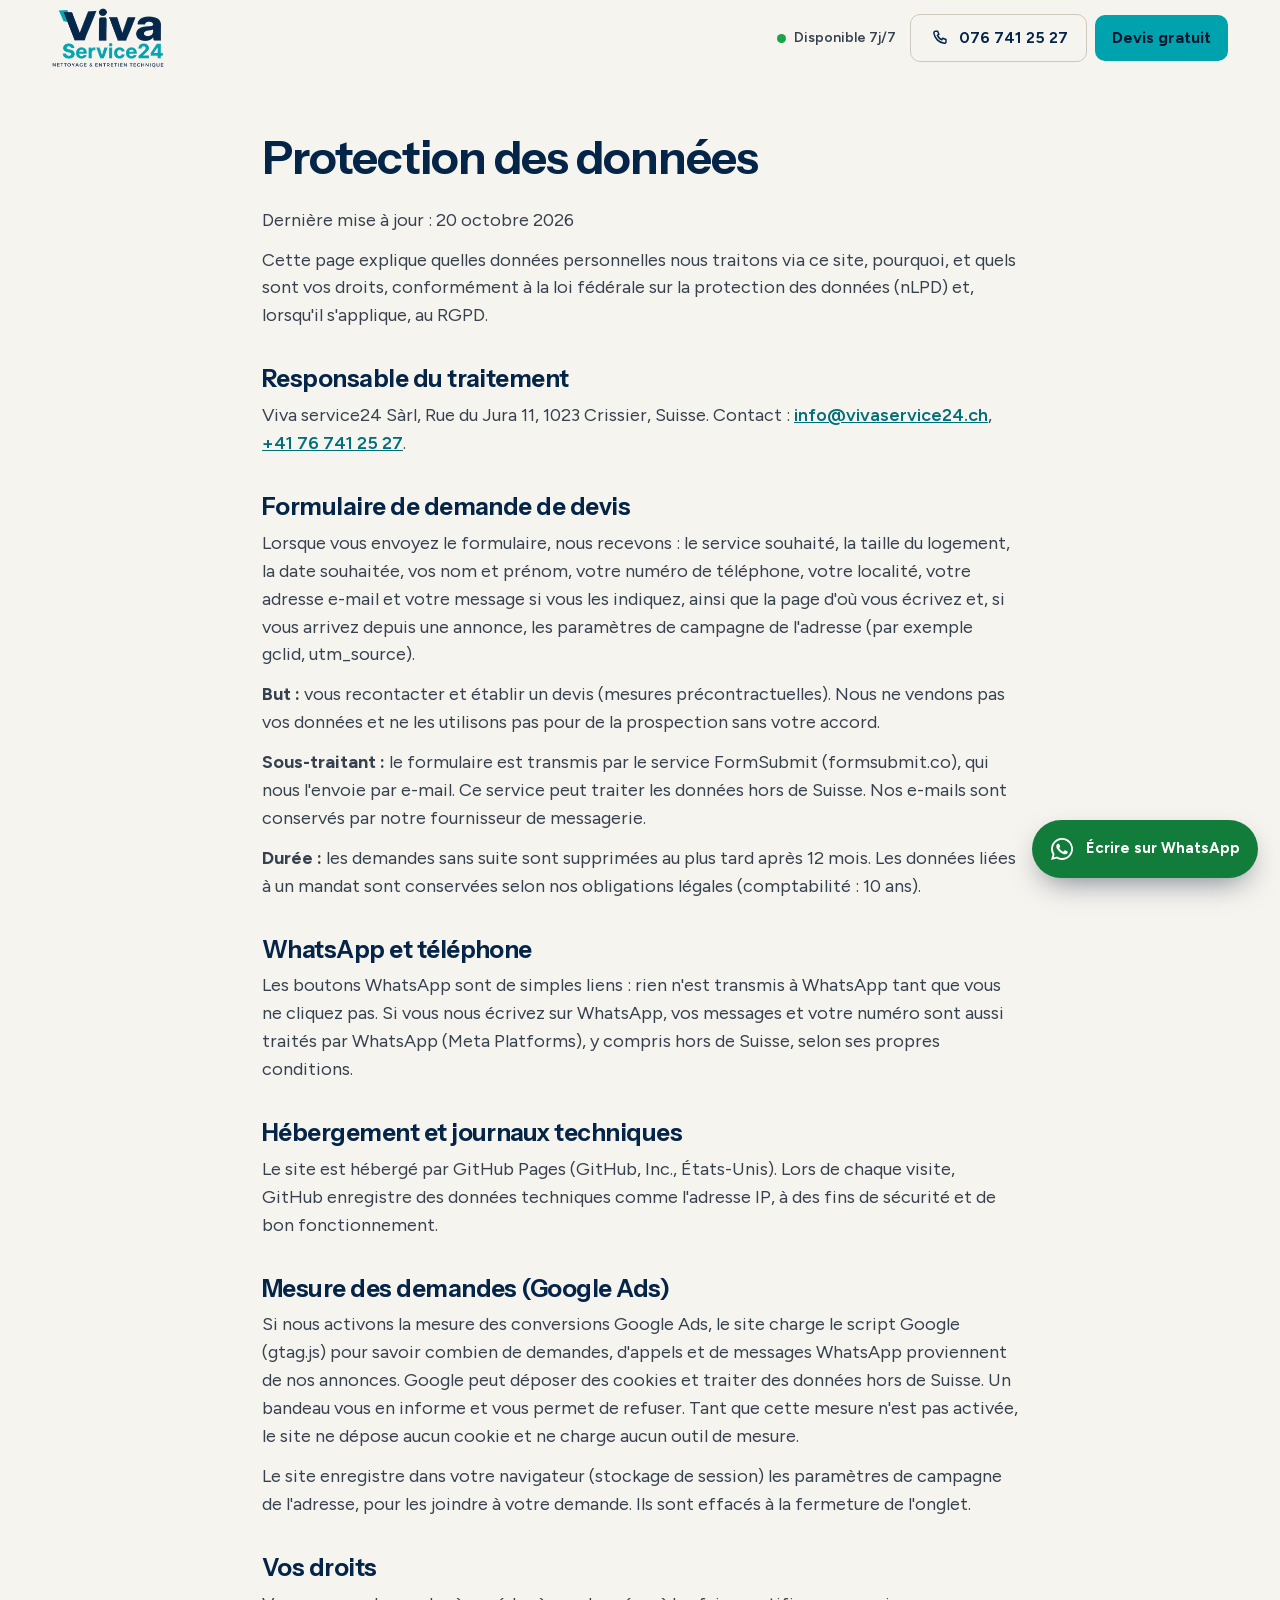
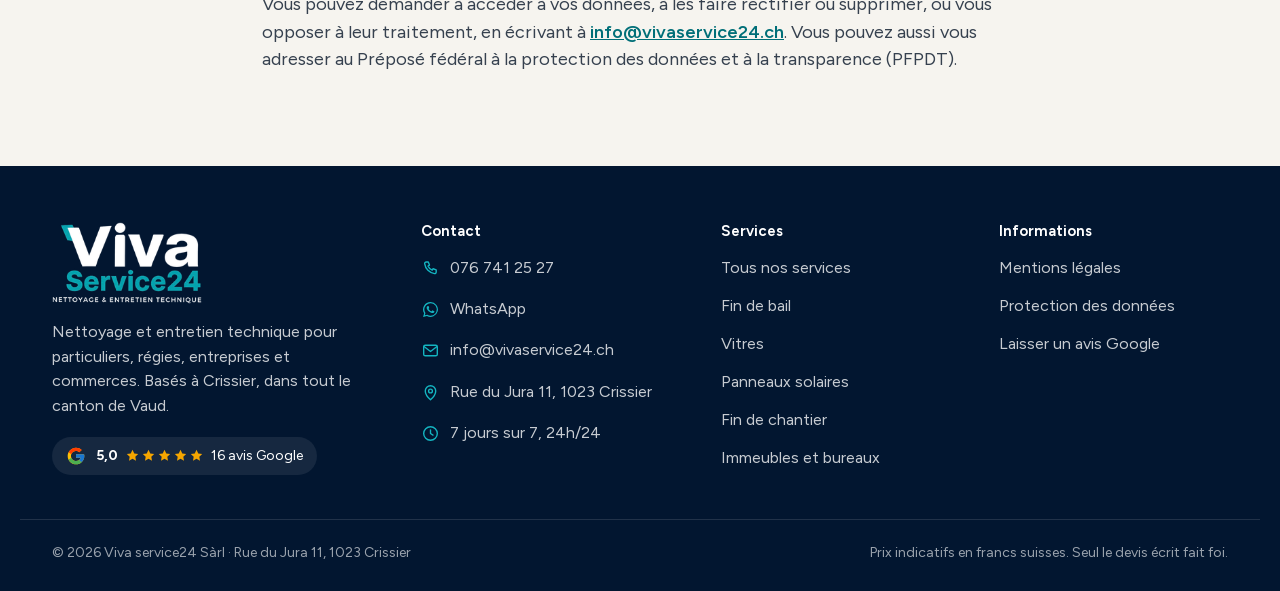
<file: confidentialite/index.html>
<!doctype html>
<html lang="fr-CH">
<head>
<meta charset="utf-8">
<meta name="viewport" content="width=device-width, initial-scale=1, viewport-fit=cover">
<title>Protection des données · Viva Service24</title>
<meta name="description" content="Protection des données du site Viva Service24 : données du formulaire de devis, sous-traitants, durée de conservation et vos droits (nLPD).">
<link rel="canonical" href="https://welcometothenextlevel.github.io/vivaservice24/confidentialite/">
<meta name="theme-color" content="#042448">
<meta property="og:type" content="website">
<meta property="og:locale" content="fr_CH">
<meta property="og:site_name" content="Viva Service24">
<meta property="og:title" content="Protection des données · Viva Service24">
<meta property="og:description" content="Protection des données du site Viva Service24 : données du formulaire de devis, sous-traitants, durée de conservation et vos droits (nLPD).">
<meta property="og:url" content="https://welcometothenextlevel.github.io/vivaservice24/confidentialite/">
<meta property="og:image" content="https://welcometothenextlevel.github.io/vivaservice24/img/og-share.jpg">
<meta property="og:image:width" content="1200">
<meta property="og:image:height" content="630">
<meta property="og:image:alt" content="Membre de l'équipe Viva Service24 en t-shirt de l'entreprise, sur un toit de panneaux solaires">
<meta name="twitter:card" content="summary_large_image">
<meta name="twitter:title" content="Protection des données · Viva Service24">
<meta name="twitter:description" content="Protection des données du site Viva Service24 : données du formulaire de devis, sous-traitants, durée de conservation et vos droits (nLPD).">
<meta name="twitter:image" content="https://welcometothenextlevel.github.io/vivaservice24/img/og-share.jpg">
<link rel="icon" href="../favicon.ico" sizes="any">
<link rel="icon" href="../img/brand/favicon.svg" type="image/svg+xml">
<link rel="apple-touch-icon" href="../img/brand/apple-touch-icon.png">
<link rel="manifest" href="../site.webmanifest">
<link rel="preload" href="../fonts/figtree-latin.woff2" as="font" type="font/woff2" crossorigin>
<link rel="preload" href="../fonts/instrument-sans-latin.woff2" as="font" type="font/woff2" crossorigin>
<style>@font-face{font-family:"Figtree";src:url(../fonts/figtree-latin.woff2) format("woff2");font-weight:300 900;font-style:normal;font-display:swap}@font-face{font-family:"Instrument Sans";src:url(../fonts/instrument-sans-latin.woff2) format("woff2");font-weight:400 700;font-stretch:75% 100%;font-style:normal;font-display:swap}:root{--navy:#042448;--navy-2:#0a3463;--navy-3:#123f73;--navy-deep:#021630;--teal:#00a2ae;--teal-2:#14b5c1;--teal-ink:#006f78;--teal-50:#e2f3f4;--teal-100:#c4e8ea;--paper:#f6f4ef;--paper-2:#ece8df;--white:#fff;--line:#e2ddd2;--line-2:#cfc8ba;--ink:#121d2c;--ink-2:#36414f;--muted:#5a6472;--gold:#f5a600;--wa:#127c3b;--wa-2:#0e6a32;--r:10px;--r-sm:6px;--r-lg:16px;--sh:0 1px 2px rgba(4,36,72,.06),0 10px 30px -12px rgba(4,36,72,.22);--sh-lg:0 2px 4px rgba(2,22,48,.08),0 28px 60px -24px rgba(2,22,48,.45);--f-h:"Instrument Sans",ui-sans-serif,system-ui,-apple-system,"Segoe UI",sans-serif;--f-b:"Figtree",ui-sans-serif,system-ui,-apple-system,"Segoe UI",sans-serif;--hd:64px;--gut:20px;}*,*::before,*::after{box-sizing:border-box}html{-webkit-text-size-adjust:100%;text-size-adjust:100%;scroll-behavior:smooth;scroll-padding-top:calc(var(--hd) + 12px)}@media (prefers-reduced-motion:reduce){html{scroll-behavior:auto}}body{margin:0;background:var(--paper);color:var(--ink);font:400 17px/1.55 var(--f-b);-webkit-font-smoothing:antialiased;text-rendering:optimizeLegibility;overflow-x:hidden}@media (min-width:980px){body{font-size:18px}}img,svg,video{display:block;max-width:100%}img{height:auto}picture{display:contents}a{color:inherit}h1,h2,h3{font-family:var(--f-h);font-weight:650;line-height:1.08;letter-spacing:-.022em;margin:0;color:var(--navy);text-wrap:balance}p{margin:0}ul,ol{margin:0;padding:0;list-style:none}button,input,select,textarea{font:inherit;color:inherit}:focus-visible{outline:3px solid var(--teal);outline-offset:3px;border-radius:4px}.container{width:100%;max-width:1240px;margin-inline:auto;padding-inline:var(--gut)}@media (min-width:768px){:root{--gut:32px}}.sr-only{position:absolute!important;width:1px;height:1px;padding:0;margin:-1px;overflow:hidden;clip:rect(0,0,0,0);white-space:nowrap;border:0}.skip{position:absolute;left:12px;top:-60px;z-index:100;background:var(--navy);color:#fff;padding:10px 14px;border-radius:var(--r-sm);text-decoration:none}.skip:focus{top:12px}.ic{width:1.2em;height:1.2em;flex:none;fill:none;stroke:currentColor;stroke-width:1.75;stroke-linecap:round;stroke-linejoin:round}.ic--g{stroke:none}.hl{position:relative;white-space:nowrap;z-index:0}.hl::after{content:"";position:absolute;z-index:-1;left:-.06em;right:-.06em;bottom:.04em;height:.3em;background:var(--teal);opacity:.55;transform:skewX(-18deg);border-radius:2px}.stars{display:inline-flex;gap:1px;color:var(--gold);vertical-align:-2px}.stars svg{width:15px;height:15px}.btn{--bg:var(--navy);--fg:#fff;display:inline-flex;align-items:center;justify-content:center;gap:.55em;min-height:48px;padding:.7em 1.15em;border-radius:var(--r);border:1.5px solid transparent;background:var(--bg);color:var(--fg);font:650 16px/1.15 var(--f-b);text-decoration:none;cursor:pointer;transition:transform .18s ease,box-shadow .18s ease,background-color .18s ease;-webkit-tap-highlight-color:transparent;white-space:nowrap}.btn .ic{width:20px;height:20px}.btn:hover{transform:translateY(-1px);box-shadow:0 8px 20px -10px rgba(4,36,72,.45)}.btn:active{transform:translateY(0)}.btn--primary{--bg:var(--teal);--fg:var(--navy-deep);font-weight:700}.btn--primary:hover{--bg:var(--teal-2)}.btn--ghost{--bg:transparent;--fg:var(--navy);border-color:var(--line-2)}.btn--ghost:hover{border-color:var(--navy);box-shadow:none}.btn--light{--bg:rgba(255,255,255,.1);--fg:#fff;border-color:rgba(255,255,255,.45);backdrop-filter:blur(6px);-webkit-backdrop-filter:blur(6px)}.btn--light:hover{--bg:rgba(255,255,255,.18);border-color:#fff}.btn--wa{--bg:var(--wa);--fg:#fff}.btn--wa:hover{--bg:var(--wa-2)}.btn--text{--bg:transparent;--fg:var(--teal-ink);text-decoration:underline;text-underline-offset:3px;padding-inline:.4em}.btn--text:hover{box-shadow:none}.btn--lg{min-height:54px;font-size:17px;padding:.8em 1.3em}.btn--sm{min-height:44px;font-size:15px}.btn--block{width:100%}.hd{position:sticky;top:0;z-index:50;background:rgba(246,244,239,.92);backdrop-filter:saturate(1.4) blur(12px);-webkit-backdrop-filter:saturate(1.4) blur(12px);border-bottom:1px solid transparent;transition:border-color .2s,box-shadow .2s}.hd.is-stuck{border-bottom-color:var(--line);box-shadow:0 6px 20px -16px rgba(4,36,72,.5)}.hd__in{height:var(--hd);display:flex;align-items:center;gap:16px}.hd__logo{display:block;flex:none;margin-right:auto}.hd__logo img{width:92px;height:auto}.hd__nav{display:none}.hd__act{display:flex;align-items:center;gap:8px}.live{display:none;align-items:center;gap:8px;font-size:14px;font-weight:600;color:var(--ink-2);white-space:nowrap}.live__dot{position:relative;width:9px;height:9px;border-radius:50%;background:#19a34a}.live__dot::after{content:"";position:absolute;inset:-4px;border-radius:50%;border:2px solid #19a34a;opacity:0;animation:pulse 2.4s ease-out infinite}@keyframes pulse{0%{transform:scale(.5);opacity:.7}100%{transform:scale(1.5);opacity:0}}@media (prefers-reduced-motion:reduce){.live__dot::after{animation:none}}.hd__tel{display:none}.hd__call{display:grid;place-items:center;width:46px;height:46px;border-radius:50%;border:1.5px solid var(--line-2);color:var(--navy);text-decoration:none}.hd__call .ic{width:21px;height:21px}.hd__cta{min-height:46px;padding-inline:1em}.hd__cta .lg{display:none}@media (min-width:640px){.hd__logo img{width:104px}.hd__cta .lg{display:inline}.hd__cta .sm{display:none}}@media (min-width:900px){:root{--hd:76px}.hd__call{display:none}.hd__tel{display:inline-flex}.live{display:inline-flex;margin-right:6px}.hd__logo img{width:112px}}@media (min-width:1260px){.hd__nav{display:block;margin-right:auto}.hd__in:has(.hd__nav) .hd__logo{margin-right:12px}.hd__nav ul{display:flex;gap:2px}.hd__nav a{display:block;padding:8px 12px;border-radius:var(--r-sm);text-decoration:none;font-size:15px;font-weight:600;color:var(--ink-2);white-space:nowrap}.hd__nav a:hover{color:var(--navy);background:var(--paper-2)}}.hero{position:relative;isolation:isolate;color:#fff;background:var(--navy);overflow:hidden}.hero__media{position:absolute;inset:0;z-index:-1}.hero__media::after{content:"";position:absolute;inset:0;background:linear-gradient(180deg,rgba(2,22,48,.62) 0%,rgba(4,36,72,.8) 42%,var(--navy) 62%)}.hero__img,.hero__video{position:absolute;inset:0 0 auto 0;width:100%;height:62%;min-height:420px;object-fit:cover}.hero__video{opacity:0;transition:opacity .8s ease}.hero__video.is-on{opacity:1}.hero__grid{display:grid;gap:28px;padding-top:28px;padding-bottom:32px}.hero__copy{display:flex;flex-direction:column;align-items:flex-start;gap:18px}.gbadge{display:inline-flex;align-items:center;gap:8px;padding:7px 12px 7px 9px;border-radius:999px;background:rgba(255,255,255,.96);color:var(--ink);text-decoration:none;font-size:14px;box-shadow:0 4px 16px -8px rgba(0,0,0,.4)}.gbadge .ic--g{width:18px;height:18px}.gbadge b{font-size:15px}.gbadge>span:last-child{color:var(--ink-2);font-weight:500}.gbadge--dark{background:var(--white);border:1px solid var(--line)}.hero h1{color:#fff;font-size:clamp(34px,7.4vw,60px);max-width:16ch}.hero .hl::after{opacity:.75}.hero__sub{font-size:18px;line-height:1.5;color:rgba(255,255,255,.88);max-width:40ch}.hero__ctas{display:flex;flex-direction:column;gap:10px;width:100%}.hero__ctas .btn{width:100%}.hero__points{display:flex;flex-wrap:wrap;gap:10px 18px;font-size:15px;font-weight:600;color:rgba(255,255,255,.92)}.hero__points li{display:flex;align-items:center;gap:8px}.hero__points .ic{width:20px;height:20px;color:var(--teal-2)}@media (min-width:560px){.hero__ctas{flex-direction:row;flex-wrap:wrap;width:auto}.hero__ctas .btn{width:auto}}@media (min-width:980px){.hero__media::after{background:linear-gradient(90deg,rgba(2,22,48,.9) 0%,rgba(4,36,72,.78) 42%,rgba(4,36,72,.35) 100%)}.hero__img,.hero__video{height:100%}.hero__grid{grid-template-columns:minmax(0,1fr) 440px;align-items:center;gap:48px;padding-top:56px;padding-bottom:56px;min-height:min(760px,calc(100vh - var(--hd)))}.hero__copy{gap:22px}.hero__sub{font-size:20px}}@media (min-width:1180px){.hero__grid{grid-template-columns:minmax(0,1fr) 460px;gap:72px}}.qf{position:relative;background:var(--white);color:var(--ink);border-radius:var(--r-lg);padding:22px 18px 18px;box-shadow:var(--sh-lg)}@media (min-width:420px){.qf{padding:26px 24px 22px}}.qf__head{margin-bottom:16px}.qf__title{font:650 24px/1.1 var(--f-h);color:var(--navy);letter-spacing:-.02em}.qf__sub{margin-top:4px;font-size:15px;color:var(--muted)}.qf__prog{display:flex;align-items:center;gap:12px;margin-top:14px;font-size:13px;font-weight:600;color:var(--muted)}.qf__bar{flex:1;height:4px;border-radius:4px;background:var(--paper-2);overflow:hidden}.qf__bar i{display:block;height:100%;width:50%;background:var(--teal);border-radius:4px;transition:width .35s ease}.qf.is-step2 .qf__bar i{width:100%}.qf__step{border:0;margin:0;padding:0;min-width:0;display:grid;gap:12px}.js .qf__step[data-step="2"]{display:none}.js .qf.is-step2 .qf__step[data-step="1"]{display:none}.js .qf.is-step2 .qf__step[data-step="2"]{display:grid}.qf__legend{font-weight:700;font-size:16px;color:var(--navy);padding:0;margin-bottom:2px}.qf__legend--sm{font-size:15px;margin-top:4px}.chips{display:grid;grid-template-columns:1fr 1fr;gap:8px}.chips--rooms{grid-template-columns:repeat(4,1fr)}.chip{position:relative;display:block}.chip input{position:absolute;opacity:0;inset:0;width:100%;height:100%;margin:0;cursor:pointer}.chip span{display:flex;align-items:center;justify-content:center;text-align:center;min-height:48px;padding:8px 10px;border:1.5px solid var(--line-2);border-radius:var(--r);font-size:15px;font-weight:600;line-height:1.2;color:var(--ink-2);background:var(--white);transition:border-color .15s,background-color .15s,color .15s}.chip--sm span{min-height:44px;font-size:15px;padding:6px}.chip input:hover+span{border-color:var(--navy-3)}.chip input:checked+span{border-color:var(--navy);background:var(--navy);color:#fff}.chip input:focus-visible+span{outline:3px solid var(--teal);outline-offset:2px}.field{display:grid;gap:5px}.field__l{font-size:14px;font-weight:650;color:var(--ink-2)}.field__l em{font-style:normal;font-weight:500;color:var(--muted);margin-left:4px}.field__i{width:100%;min-height:50px;padding:12px 14px;border:1.5px solid var(--line-2);border-radius:var(--r);background:var(--white);font-size:17px;line-height:1.3;color:var(--ink);transition:border-color .15s,box-shadow .15s;appearance:none;-webkit-appearance:none}textarea.field__i{min-height:84px;resize:vertical}input[type=date].field__i{min-height:50px}.field__i::placeholder{color:#9199a3}.field__i:focus{outline:none;border-color:var(--navy);box-shadow:0 0 0 3px rgba(0,162,174,.28)}.field__i[aria-invalid=true]{border-color:#b42318}.qf__err{display:none;margin-top:-6px;font-size:14px;font-weight:600;color:#b42318}.qf__err.is-on{display:block}.qf__fine{font-size:13px;line-height:1.45;color:var(--muted);text-align:center}.qf__back{display:inline-flex;align-items:center;justify-content:center;gap:6px;min-height:44px;background:none;border:0;color:var(--muted);font-size:14px;font-weight:600;cursor:pointer}.qf__back .ic{width:16px;height:16px}.qf__status{font-size:15px;font-weight:600}.qf__status:empty{display:none}.qf__status{margin-top:12px;padding:12px 14px;border-radius:var(--r);background:#fef3f2;color:#912018}.qf__status a{font-weight:700}.qf__wa{display:flex;align-items:center;gap:12px;margin-top:14px;padding:12px 14px;border-radius:var(--r);background:#ecf7f0;color:#0b4f26;text-decoration:none;font-size:15px;line-height:1.35}.qf__wa .ic{width:26px;height:26px;color:var(--wa)}.qf__wa:hover{background:#dff1e6}.hp{position:absolute!important;left:-9999px;width:1px;height:1px;overflow:hidden}.js .qf__bail[hidden]{display:none}.rstrip{background:var(--navy);color:#fff}.trust{background:var(--white);border-bottom:1px solid var(--line)}.trust__in{display:grid;grid-template-columns:1fr 1fr;gap:14px 18px;padding-block:18px;font-size:14px;line-height:1.35;color:var(--ink-2)}.trust__in li{display:flex;align-items:flex-start;gap:10px}.trust__in .ic{width:22px;height:22px;color:var(--teal-ink);margin-top:1px}.trust__in b{display:block;color:var(--navy);font-size:15px}@media (min-width:900px){.trust__in{grid-template-columns:repeat(4,1fr);padding-block:22px}.trust__in li+li{border-left:1px solid var(--line);padding-left:18px}}</style>
<link rel="preload" href="../css/site.css?v=7" as="style" onload="this.onload=null;this.rel='stylesheet'">
<noscript><link rel="stylesheet" href="../css/site.css?v=7"></noscript>
<script>document.documentElement.classList.add('js')</script>
<script type="application/ld+json">{"@context":"https://schema.org","@type":["LocalBusiness","HomeAndConstructionBusiness"],"@id":"https://welcometothenextlevel.github.io/vivaservice24/#entreprise","name":"Viva Service24","alternateName":"Entreprise de nettoyage VIVA service24","legalName":"Viva service24 Sàrl","slogan":"Nettoyage & entretien technique","url":"https://welcometothenextlevel.github.io/vivaservice24/","logo":"https://welcometothenextlevel.github.io/vivaservice24/img/brand/logo.png","image":"https://welcometothenextlevel.github.io/vivaservice24/img/real/equipe-tshirt-1360.webp","telephone":"+41 76 741 25 27","email":"info@vivaservice24.ch","priceRange":"CHF 45 à 950","currenciesAccepted":"CHF","address":{"@type":"PostalAddress","streetAddress":"Rue du Jura 11","postalCode":"1023","addressLocality":"Crissier","addressRegion":"VD","addressCountry":"CH"},"geo":{"@type":"GeoCoordinates","latitude":46.5395,"longitude":6.5783},"openingHoursSpecification":[{"@type":"OpeningHoursSpecification","dayOfWeek":["Monday","Tuesday","Wednesday","Thursday","Friday","Saturday","Sunday"],"opens":"00:00","closes":"23:59"}],"areaServed":[{"@type":"City","name":"Lausanne"},{"@type":"City","name":"Renens"},{"@type":"City","name":"Crissier"},{"@type":"City","name":"Ecublens"},{"@type":"City","name":"Prilly"},{"@type":"City","name":"Bussigny"},{"@type":"City","name":"Morges"},{"@type":"City","name":"Pully"},{"@type":"City","name":"Lutry"},{"@type":"City","name":"Epalinges"},{"@type":"City","name":"Le Mont-sur-Lausanne"},{"@type":"City","name":"Cheseaux-sur-Lausanne"},{"@type":"City","name":"Chavannes-près-Renens"},{"@type":"AdministrativeArea","name":"Canton de Vaud"}],"sameAs":["https://www.google.com/maps/search/?api=1&query=Entreprise%20de%20nettoyage%20VIVA%20service24%20Crissier"]}</script>
</head>
<body class="is-simple">
<svg width="0" height="0" style="position:absolute" aria-hidden="true" focusable="false">
<defs>
<symbol id="i-phone" viewBox="0 0 24 24"><path d="M6.6 3.8h2.6l1.5 3.9-1.9 1.2a10.6 10.6 0 0 0 5.3 5.3l1.2-1.9 3.9 1.5v2.6a2 2 0 0 1-2.1 2A14.6 14.6 0 0 1 4.6 5.9a2 2 0 0 1 2-2.1z"/></symbol>
<symbol id="i-wa" viewBox="0 0 24 24"><path stroke="none" fill="currentColor" d="M12.04 2.5a9.43 9.43 0 0 0-8.1 14.24L2.6 21.5l4.88-1.28a9.43 9.43 0 1 0 4.56-17.72zm0 17.26a7.8 7.8 0 0 1-3.98-1.09l-.29-.17-2.9.76.78-2.83-.19-.3a7.82 7.82 0 1 1 6.58 3.63zm4.29-5.86c-.24-.12-1.4-.69-1.61-.77-.22-.08-.38-.12-.54.12-.16.24-.62.77-.76.93-.14.16-.28.18-.52.06-.24-.12-1-.37-1.91-1.18-.7-.63-1.18-1.41-1.32-1.65-.14-.24-.01-.37.1-.49.11-.11.24-.28.36-.42.12-.14.16-.24.24-.4.08-.16.04-.3-.02-.42-.06-.12-.54-1.3-.74-1.78-.2-.47-.4-.4-.54-.41h-.46a.89.89 0 0 0-.64.3 2.7 2.7 0 0 0-.84 2c0 1.18.86 2.32.98 2.48.12.16 1.69 2.58 4.1 3.62.57.25 1.02.4 1.37.51.58.18 1.1.16 1.52.1.46-.07 1.4-.57 1.6-1.13.2-.55.2-1.03.14-1.13-.06-.1-.22-.16-.46-.28z"/></symbol>
<symbol id="i-check" viewBox="0 0 24 24"><path d="M5 12.6l4.3 4.2L19 7.2"/></symbol>
<symbol id="i-clock" viewBox="0 0 24 24"><circle cx="12" cy="12" r="8.6"/><path d="M12 7.4V12l3.1 2"/></symbol>
<symbol id="i-pin" viewBox="0 0 24 24"><path d="M12 21.2s-6.6-5.7-6.6-11.1a6.6 6.6 0 0 1 13.2 0c0 5.4-6.6 11.1-6.6 11.1z"/><circle cx="12" cy="10.1" r="2.4"/></symbol>
<symbol id="i-mail" viewBox="0 0 24 24"><rect x="3.4" y="5.4" width="17.2" height="13.2" rx="2"/><path d="M4.2 7.2l7.8 6 7.8-6"/></symbol>
<symbol id="i-arrow" viewBox="0 0 24 24"><path d="M4.8 12h14.2M13.4 6.2l5.8 5.8-5.8 5.8"/></symbol>
<symbol id="i-chev" viewBox="0 0 24 24"><path d="M6.4 9.2l5.6 5.6 5.6-5.6"/></symbol>
<symbol id="i-back" viewBox="0 0 24 24"><path d="M19.2 12H5M10.6 6.2L4.8 12l5.8 5.8"/></symbol>
<symbol id="i-star" viewBox="0 0 24 24"><path stroke="none" fill="currentColor" d="M12 2.9l2.8 5.8 6.3.9-4.6 4.4 1.1 6.3L12 17.3l-5.6 3 1.1-6.3-4.6-4.4 6.3-.9z"/></symbol>
<symbol id="i-cal" viewBox="0 0 24 24"><rect x="3.8" y="5.4" width="16.4" height="14.8" rx="2"/><path d="M3.8 10h16.4M8.4 3.4v4M15.6 3.4v4"/></symbol>
<symbol id="i-reply" viewBox="0 0 24 24"><path d="M5.2 5.2h13.6a1.6 1.6 0 0 1 1.6 1.6v8.6a1.6 1.6 0 0 1-1.6 1.6H10l-4.6 3.4V17H5.2a1.6 1.6 0 0 1-1.6-1.6V6.8a1.6 1.6 0 0 1 1.6-1.6z"/><path d="M7.6 9.6h8.8M7.6 12.8h5.4"/></symbol>
<symbol id="i-home" viewBox="0 0 24 24"><path d="M3.8 11.2L12 4.6l8.2 6.6M6.2 9.4v10.4h11.6V9.4M10 19.8v-5h4v5"/></symbol>
<symbol id="i-key" viewBox="0 0 24 24"><circle cx="8" cy="15.6" r="4.2"/><path d="M11 12.6l8.6-8.6M16.2 7.4l2.4 2.4M13.8 9.8l2 2"/></symbol>
<symbol id="i-camera" viewBox="0 0 24 24"><rect x="3.4" y="7" width="17.2" height="12.4" rx="2"/><circle cx="12" cy="13.2" r="3.4"/><path d="M8.6 7l1.6-2.6h3.6L15.4 7"/></symbol>
<symbol id="i-drop" viewBox="0 0 24 24"><path d="M12 3.4s6.2 6.5 6.2 10.8a6.2 6.2 0 0 1-12.4 0C5.8 9.9 12 3.4 12 3.4z"/><path d="M9.2 14.6a2.9 2.9 0 0 0 2.6 2.6"/></symbol>
<symbol id="i-spark" viewBox="0 0 24 24"><path d="M12 2.8c.7 4.8 2.6 6.7 7.4 7.4-4.8.7-6.7 2.6-7.4 7.4-.7-4.8-2.6-6.7-7.4-7.4 4.8-.7 6.7-2.6 7.4-7.4z"/><path d="M18.6 16.4c.3 1.7 1 2.4 2.6 2.6-1.7.3-2.4 1-2.6 2.6-.3-1.7-1-2.4-2.6-2.6 1.7-.2 2.4-.9 2.6-2.6z"/></symbol>
<symbol id="i-building" viewBox="0 0 24 24"><path d="M5 20.4V4.6h9.4v15.8M14.4 9.4H19v11M3.4 20.4h17.2"/><path d="M8 8h3.4M8 11.4h3.4M8 14.8h3.4"/></symbol>
<symbol id="i-window" viewBox="0 0 24 24"><rect x="4.2" y="3.6" width="15.6" height="16.8" rx="1.4"/><path d="M12 3.6v16.8M4.2 12h15.6"/></symbol>
<symbol id="i-solar" viewBox="0 0 24 24"><path d="M3.4 18.4l3.1-10.6h11l3.1 10.6z"/><path d="M4.9 13.2h14.2M10.1 7.8l-1.1 10.6M13.9 7.8l1.1 10.6M12 18.4v2.4M8.6 20.8h6.8"/></symbol>
<symbol id="i-helmet" viewBox="0 0 24 24"><path d="M3.6 17.2h16.8M5.2 17.2a6.8 6.8 0 0 1 13.6 0"/><path d="M10 10.6V7h4v3.6"/></symbol>
<symbol id="i-leaf" viewBox="0 0 24 24"><path d="M5.2 19.4c0-8.2 5-13.6 14-13.6 0 9.2-5.2 14.4-13.4 14.4"/><path d="M5.2 19.4l7.4-7.6"/></symbol>
<symbol id="i-spray" viewBox="0 0 24 24"><path d="M8 9.4h5.6v11H8zM9.2 9.4V6.6h3.2v2.8M12.4 6.6h2.2M17 5.2h.01M19.2 7.4h.01M17 9.6h.01M19.2 3h.01"/></symbol>
<symbol id="i-play" viewBox="0 0 24 24"><path stroke="none" fill="currentColor" d="M8.4 5.6v12.8l10-6.4z"/></symbol>
<symbol id="i-pause" viewBox="0 0 24 24"><path d="M9 6v12M15 6v12"/></symbol>
<symbol id="i-x" viewBox="0 0 24 24"><path d="M6.4 6.4l11.2 11.2M17.6 6.4L6.4 17.6"/></symbol>
<symbol id="i-g" viewBox="0 0 48 48"><path stroke="none" fill="#FFC107" d="M43.6 20.5H42V20H24v8h11.3C33.7 32.7 29.2 36 24 36c-6.6 0-12-5.4-12-12s5.4-12 12-12c3.1 0 5.8 1.2 7.9 3.1l5.7-5.7C34 6.1 29.3 4 24 4 13 4 4 13 4 24s9 20 20 20 20-9 20-20c0-1.3-.1-2.4-.4-3.5z"/><path stroke="none" fill="#FF3D00" d="M6.3 14.7l6.6 4.8C14.7 15.1 19 12 24 12c3.1 0 5.8 1.2 7.9 3.1l5.7-5.7C34 6.1 29.3 4 24 4 16.3 4 9.7 8.3 6.3 14.7z"/><path stroke="none" fill="#4CAF50" d="M24 44c5.2 0 9.9-2 13.4-5.2l-6.2-5.2A11.9 11.9 0 0 1 24 36c-5.2 0-9.6-3.3-11.3-8l-6.5 5C9.5 39.6 16.2 44 24 44z"/><path stroke="none" fill="#1976D2" d="M43.6 20.5H42V20H24v8h11.3a12 12 0 0 1-4.1 5.6l6.2 5.2C37 39.2 44 34 44 24c0-1.3-.1-2.4-.4-3.5z"/></symbol>
</defs></svg><a class="skip" href="#contenu">Aller au contenu</a>
<header class="hd" data-header>
  <div class="hd__in container">
    <a class="hd__logo" href="../" aria-label="Viva Service24, accueil">
      <img src="../img/brand/logo-221.png" srcset="../img/brand/logo-221.png 221w, ../img/brand/logo.png 442w" sizes="110px" width="221" height="120" alt="Viva Service24">
    </a>
    
    <div class="hd__act">
      <span class="live"><i class="live__dot"></i>Disponible 7j/7</span>
      <a class="btn btn--ghost hd__tel" href="tel:+41767412527"><svg class="ic" aria-hidden="true"><use href="#i-phone"></use></svg><span>076 741 25 27</span></a>
      <a class="hd__call" href="tel:+41767412527" aria-label="Appeler le 076 741 25 27"><svg class="ic" aria-hidden="true"><use href="#i-phone"></use></svg></a>
      <a class="btn btn--primary hd__cta" href="../#devis" data-to-form><span class="lg">Devis gratuit</span><span class="sm">Devis</span></a>
    </div>
  </div>
</header>
<main id="contenu">
<section class="page"><div class="container page__in"><h1>Protection des données</h1><div class="prose">
<p class="muted">Dernière mise à jour : 20 octobre 2026</p>
<p>Cette page explique quelles données personnelles nous traitons via ce site, pourquoi, et quels sont vos droits, conformément à la loi fédérale sur la protection des données (nLPD) et, lorsqu'il s'applique, au RGPD.</p>
<h2>Responsable du traitement</h2>
<p>Viva service24 Sàrl, Rue du Jura 11, 1023 Crissier, Suisse. Contact : <a href="mailto:info@vivaservice24.ch">info@vivaservice24.ch</a>, <a href="tel:+41767412527">+41 76 741 25 27</a>.</p>
<h2>Formulaire de demande de devis</h2>
<p>Lorsque vous envoyez le formulaire, nous recevons : le service souhaité, la taille du logement, la date souhaitée, vos nom et prénom, votre numéro de téléphone, votre localité, votre adresse e-mail et votre message si vous les indiquez, ainsi que la page d'où vous écrivez et, si vous arrivez depuis une annonce, les paramètres de campagne de l'adresse (par exemple gclid, utm_source).</p>
<p><b>But :</b> vous recontacter et établir un devis (mesures précontractuelles). Nous ne vendons pas vos données et ne les utilisons pas pour de la prospection sans votre accord.</p>
<p><b>Sous-traitant :</b> le formulaire est transmis par le service FormSubmit (formsubmit.co), qui nous l'envoie par e-mail. Ce service peut traiter les données hors de Suisse. Nos e-mails sont conservés par notre fournisseur de messagerie.</p>
<p><b>Durée :</b> les demandes sans suite sont supprimées au plus tard après 12 mois. Les données liées à un mandat sont conservées selon nos obligations légales (comptabilité : 10 ans).</p>
<h2>WhatsApp et téléphone</h2>
<p>Les boutons WhatsApp sont de simples liens : rien n'est transmis à WhatsApp tant que vous ne cliquez pas. Si vous nous écrivez sur WhatsApp, vos messages et votre numéro sont aussi traités par WhatsApp (Meta Platforms), y compris hors de Suisse, selon ses propres conditions.</p>
<h2>Hébergement et journaux techniques</h2>
<p>Le site est hébergé par GitHub Pages (GitHub, Inc., États-Unis). Lors de chaque visite, GitHub enregistre des données techniques comme l'adresse IP, à des fins de sécurité et de bon fonctionnement.</p>
<h2>Mesure des demandes (Google Ads)</h2>
<p>Si nous activons la mesure des conversions Google Ads, le site charge le script Google (gtag.js) pour savoir combien de demandes, d'appels et de messages WhatsApp proviennent de nos annonces. Google peut déposer des cookies et traiter des données hors de Suisse. Un bandeau vous en informe et vous permet de refuser. Tant que cette mesure n'est pas activée, le site ne dépose aucun cookie et ne charge aucun outil de mesure.</p>
<p>Le site enregistre dans votre navigateur (stockage de session) les paramètres de campagne de l'adresse, pour les joindre à votre demande. Ils sont effacés à la fermeture de l'onglet.</p>
<h2>Vos droits</h2>
<p>Vous pouvez demander à accéder à vos données, à les faire rectifier ou supprimer, ou vous opposer à leur traitement, en écrivant à <a href="mailto:info@vivaservice24.ch">info@vivaservice24.ch</a>. Vous pouvez aussi vous adresser au Préposé fédéral à la protection des données et à la transparence (PFPDT).</p>
</div></div></section>
</main>
<footer class="ft">
  <div class="container ft__grid">
    <div class="ft__brand">
      <img src="../img/brand/logo-white-221.png" width="221" height="120" alt="Viva Service24" loading="lazy">
      <p>Nettoyage et entretien technique pour particuliers, régies, entreprises et commerces. Basés à Crissier, dans tout le canton de Vaud.</p>
      <a class="ft__google" href="https://www.google.com/maps/search/?api=1&query=Entreprise%20de%20nettoyage%20VIVA%20service24%20Crissier" target="_blank" rel="noopener"><svg class="ic ic--g" aria-hidden="true"><use href="#i-g"></use></svg><span><b>5,0</b> <span class="stars" aria-hidden="true"><svg viewBox="0 0 24 24"><use href="#i-star"></use></svg><svg viewBox="0 0 24 24"><use href="#i-star"></use></svg><svg viewBox="0 0 24 24"><use href="#i-star"></use></svg><svg viewBox="0 0 24 24"><use href="#i-star"></use></svg><svg viewBox="0 0 24 24"><use href="#i-star"></use></svg></span> <span>16 avis Google</span></span></a>
    </div>
    <div>
      <h2 class="ft__h">Contact</h2>
      <ul class="ft__list">
        <li><a href="tel:+41767412527"><svg class="ic" aria-hidden="true"><use href="#i-phone"></use></svg>076 741 25 27</a></li>
        <li><a href="https://wa.me/41767412527?text=Bonjour%2C%20je%20souhaite%20un%20devis." data-wa target="_blank" rel="noopener"><svg class="ic" aria-hidden="true"><use href="#i-wa"></use></svg>WhatsApp</a></li>
        <li><a href="mailto:info@vivaservice24.ch"><svg class="ic" aria-hidden="true"><use href="#i-mail"></use></svg>info@vivaservice24.ch</a></li>
        <li><span><svg class="ic" aria-hidden="true"><use href="#i-pin"></use></svg>Rue du Jura 11, 1023 Crissier</span></li>
        <li><span><svg class="ic" aria-hidden="true"><use href="#i-clock"></use></svg>7 jours sur 7, 24h/24</span></li>
      </ul>
    </div>
    <div>
      <h2 class="ft__h">Services</h2>
      <ul class="ft__list ft__list--plain"><li><a href="../">Tous nos services</a></li><li><a href="../fin-de-bail/">Fin de bail</a></li><li><a href="../vitres/">Vitres</a></li><li><a href="../panneaux-solaires/">Panneaux solaires</a></li><li><a href="../fin-de-chantier/">Fin de chantier</a></li><li><a href="../entretien-immeubles/">Immeubles et bureaux</a></li></ul>
    </div>
    <div>
      <h2 class="ft__h">Informations</h2>
      <ul class="ft__list ft__list--plain">
        <li><a href="../mentions-legales/">Mentions légales</a></li>
        <li><a href="../confidentialite/">Protection des données</a></li>
        <li><a href="https://www.google.com/maps/search/?api=1&query=Entreprise%20de%20nettoyage%20VIVA%20service24%20Crissier" target="_blank" rel="noopener">Laisser un avis Google</a></li>
      </ul>
    </div>
  </div>
  <div class="container ft__bottom">
    <p>© 2026 Viva service24 Sàrl · Rue du Jura 11, 1023 Crissier</p>
    <p>Prix indicatifs en francs suisses. Seul le devis écrit fait foi.</p>
  </div>
</footer>
<nav class="mbar" aria-label="Contact rapide" data-mbar>
  <a href="tel:+41767412527"><svg class="ic" aria-hidden="true"><use href="#i-phone"></use></svg><span>Appeler</span></a>
  <a href="https://wa.me/41767412527?text=Bonjour%2C%20je%20souhaite%20un%20devis." data-wa target="_blank" rel="noopener"><svg class="ic" aria-hidden="true"><use href="#i-wa"></use></svg><span>WhatsApp</span></a>
  <a href="../#devis" data-to-form class="mbar__cta"><svg class="ic" aria-hidden="true"><use href="#i-mail"></use></svg><span>Devis</span></a>
</nav>
<a class="wafloat" href="https://wa.me/41767412527?text=Bonjour%2C%20je%20souhaite%20un%20devis." data-wa target="_blank" rel="noopener" aria-label="Écrire sur WhatsApp"><svg class="ic" aria-hidden="true"><use href="#i-wa"></use></svg><span>Écrire sur WhatsApp</span></a>
<script src="../js/config.js?v=7" defer></script>
<script src="../js/reviews.js?v=7" defer></script>
<script src="../js/main.js?v=7" defer></script>
</file>
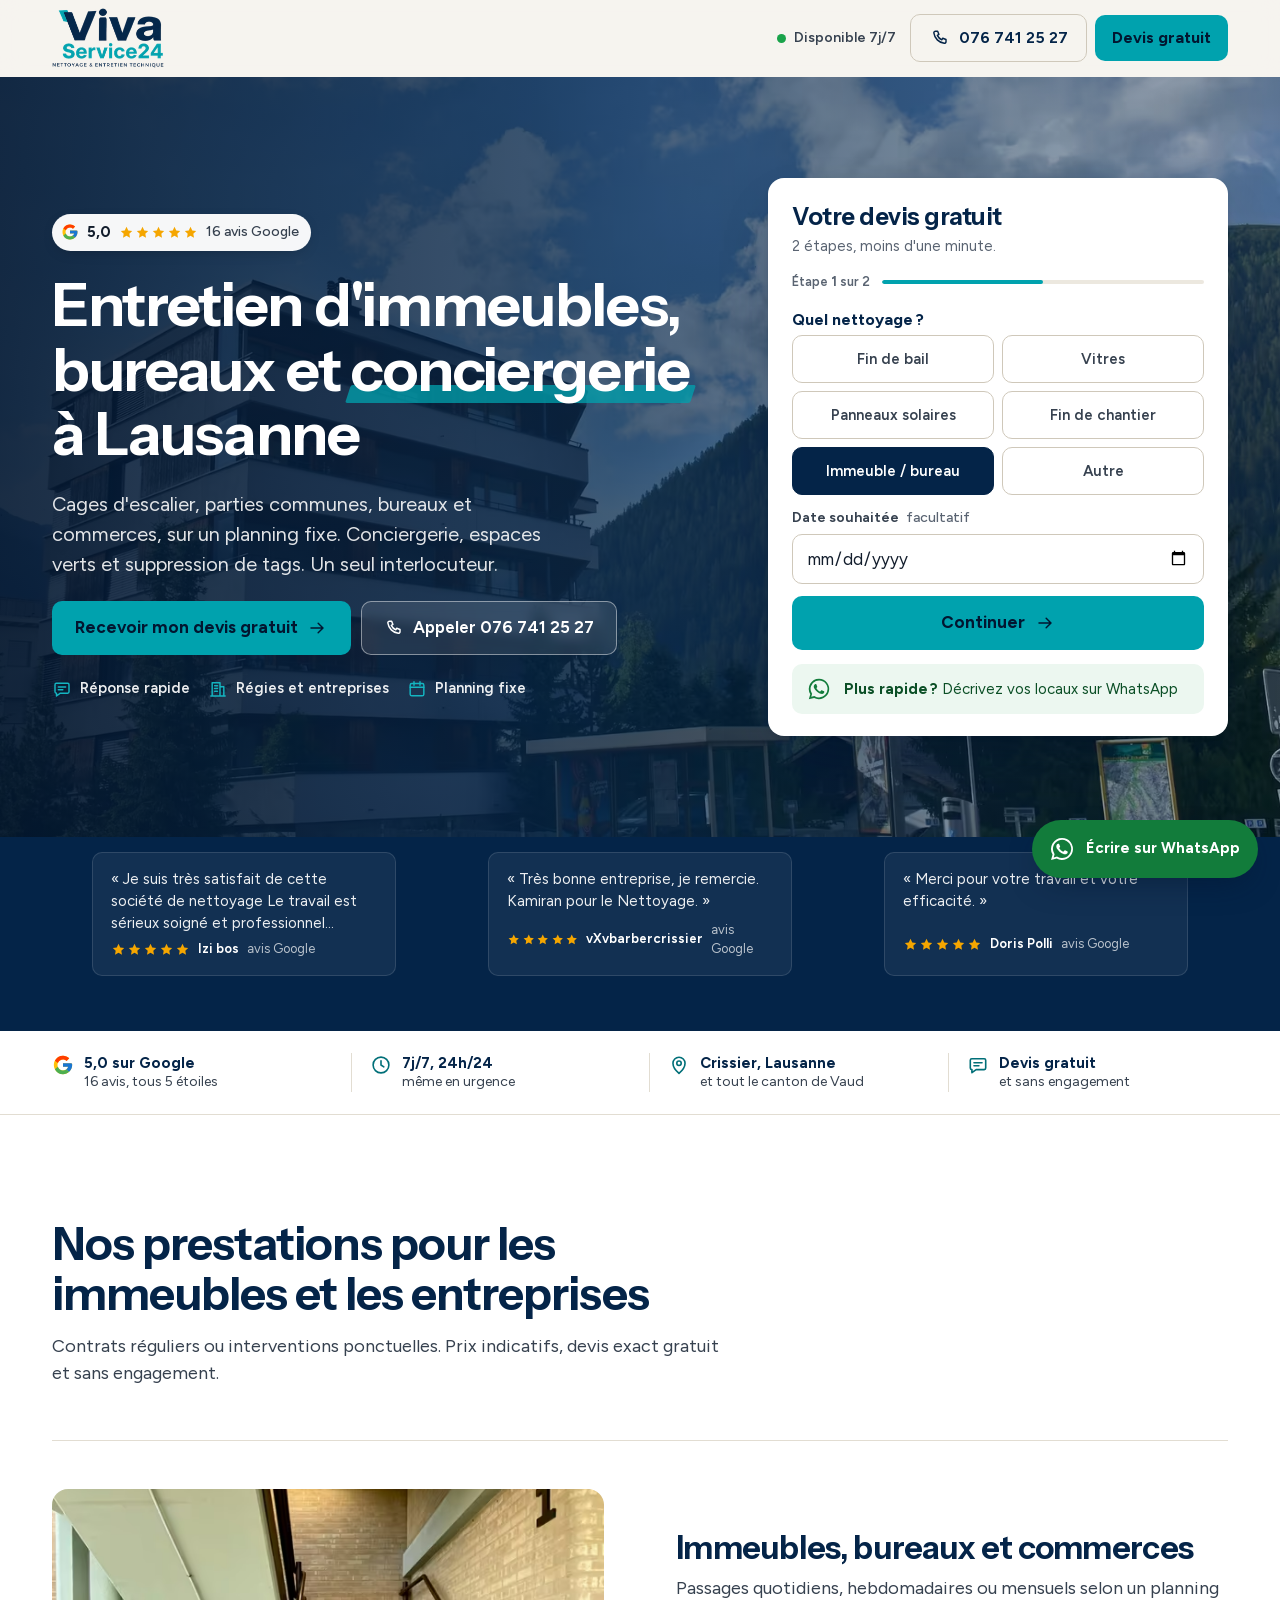
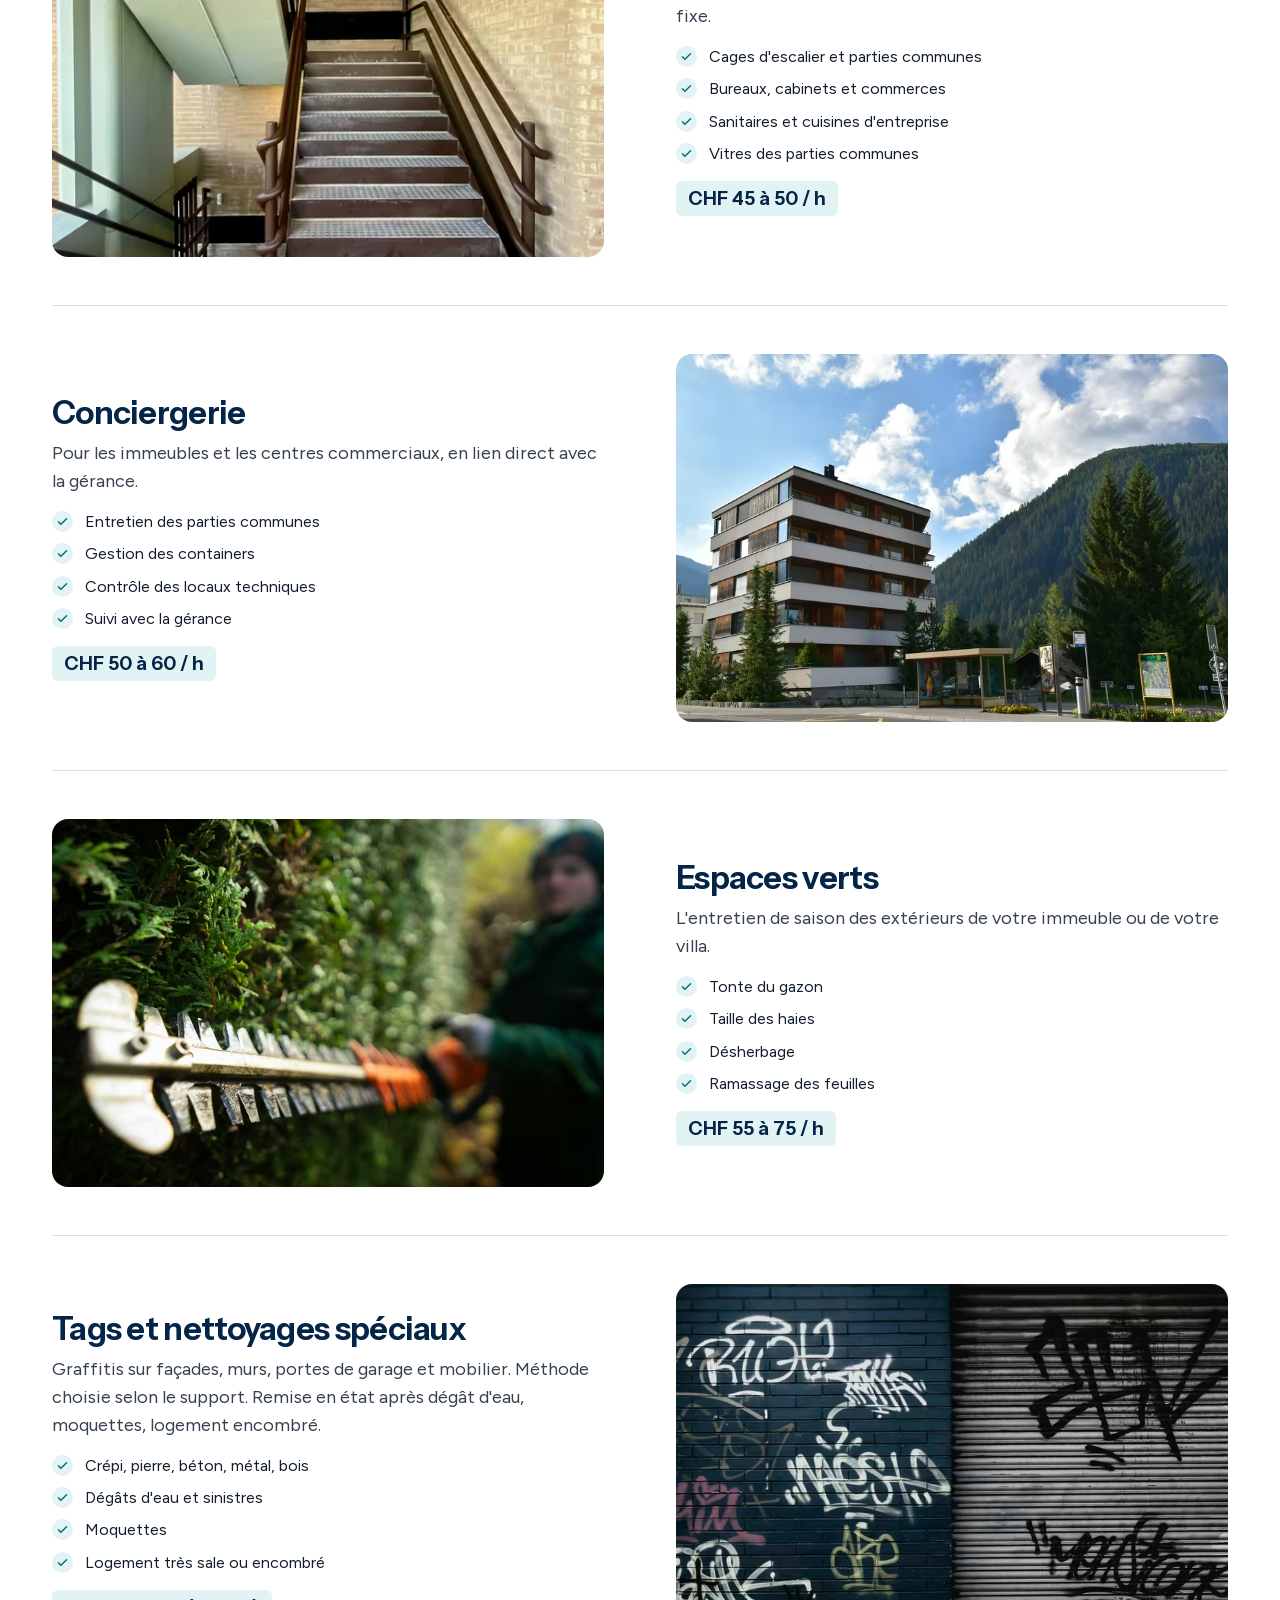
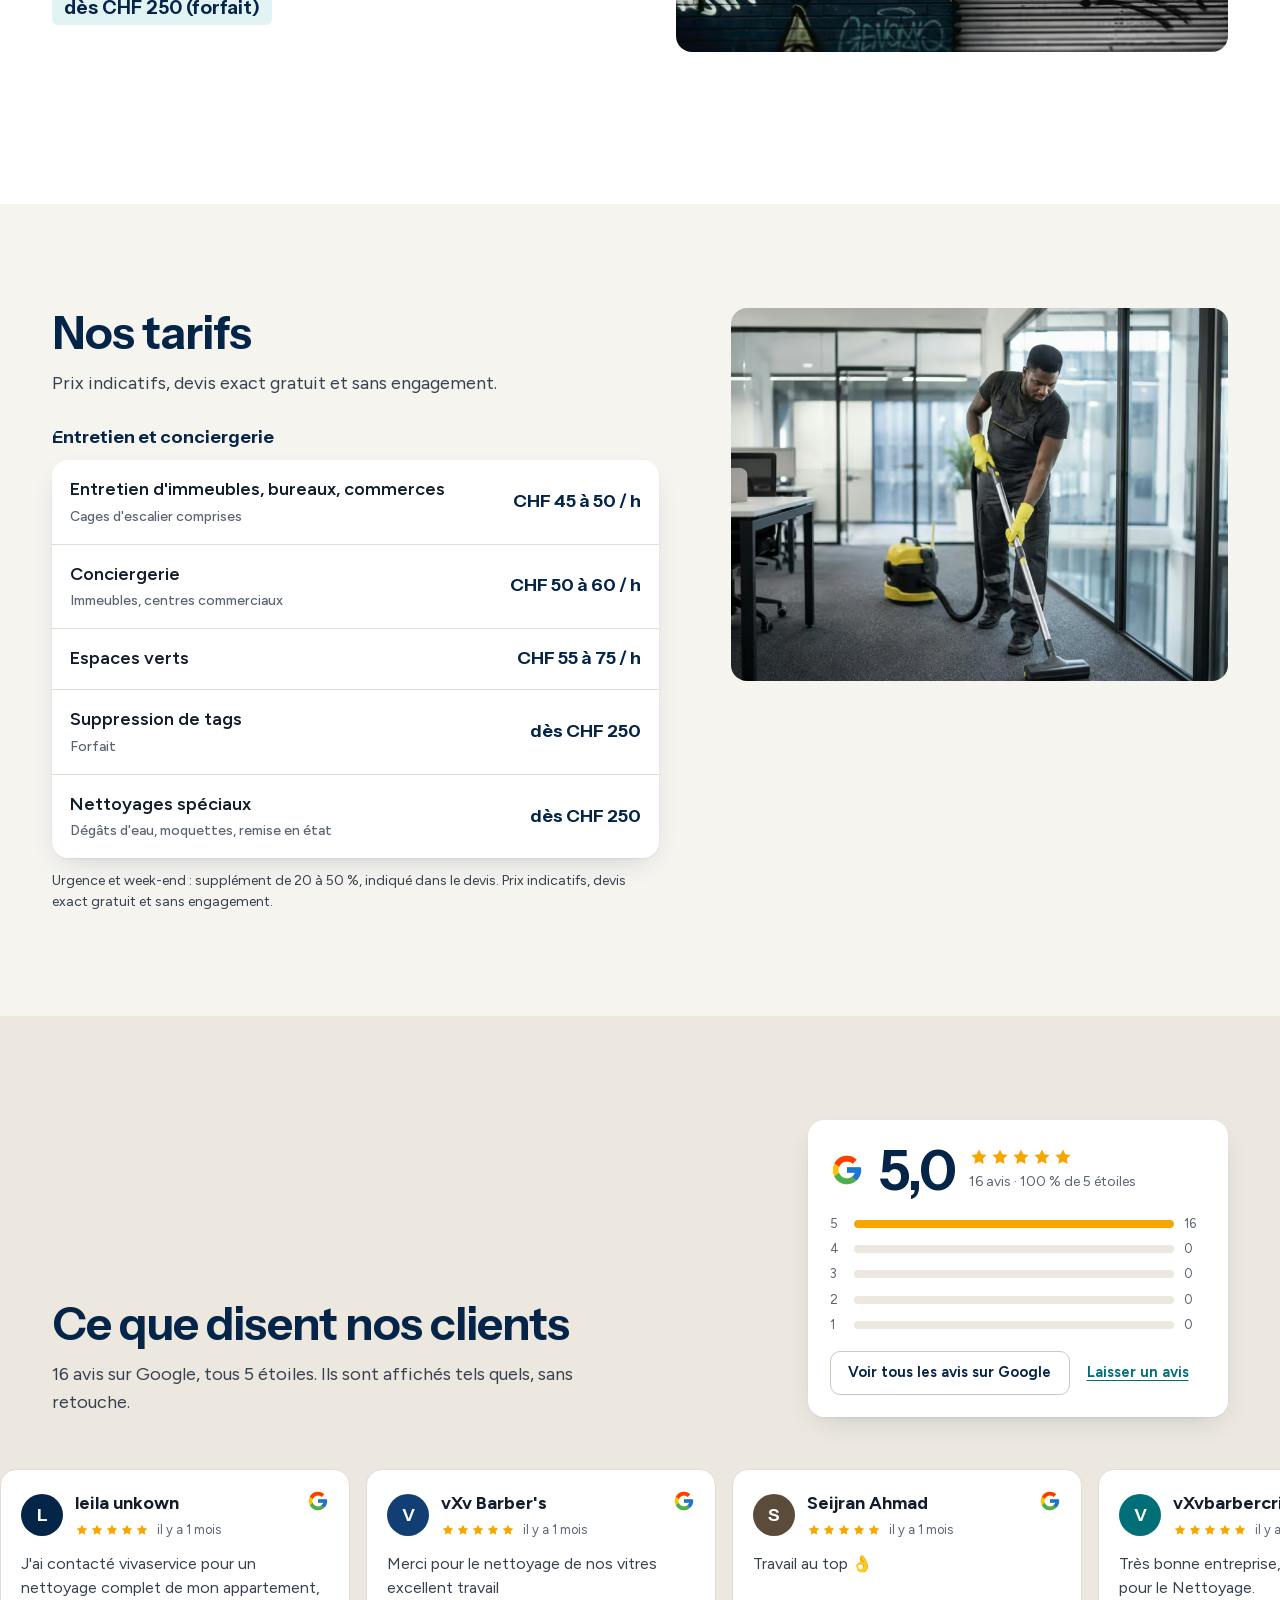
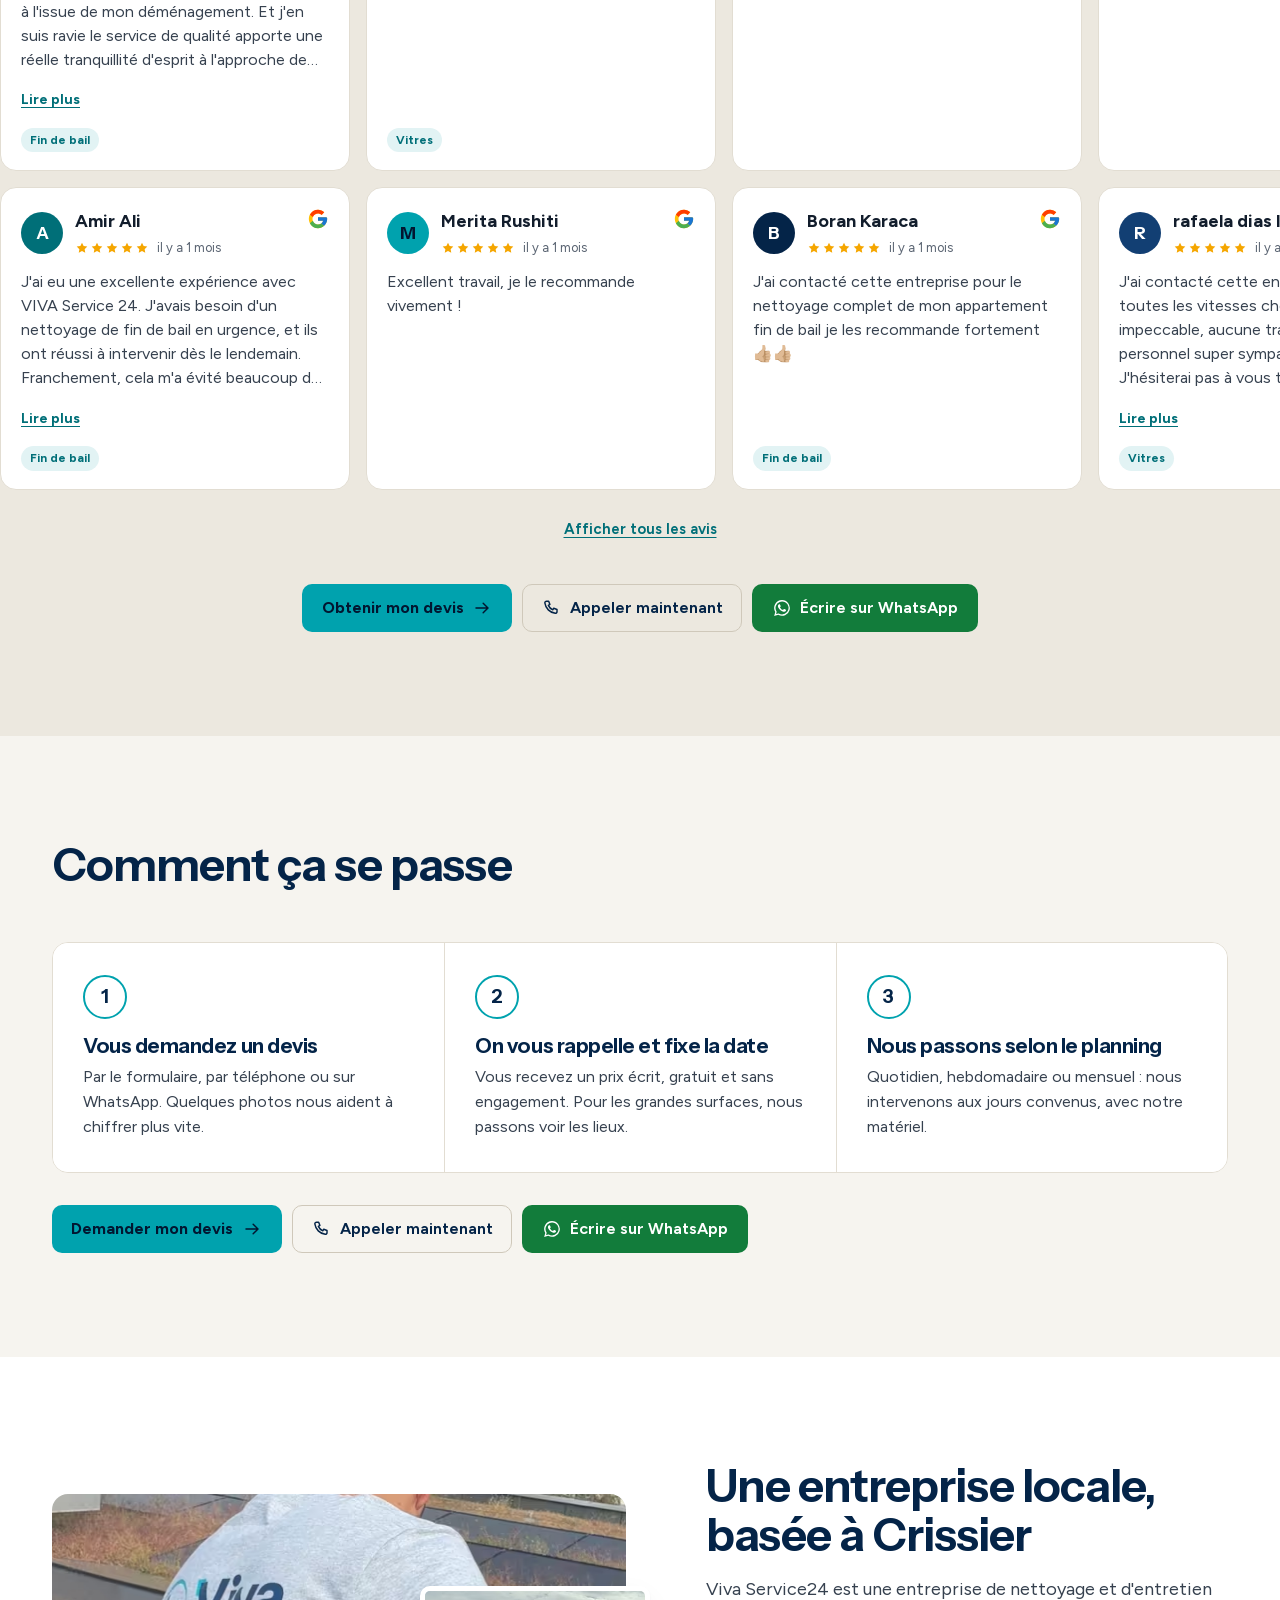
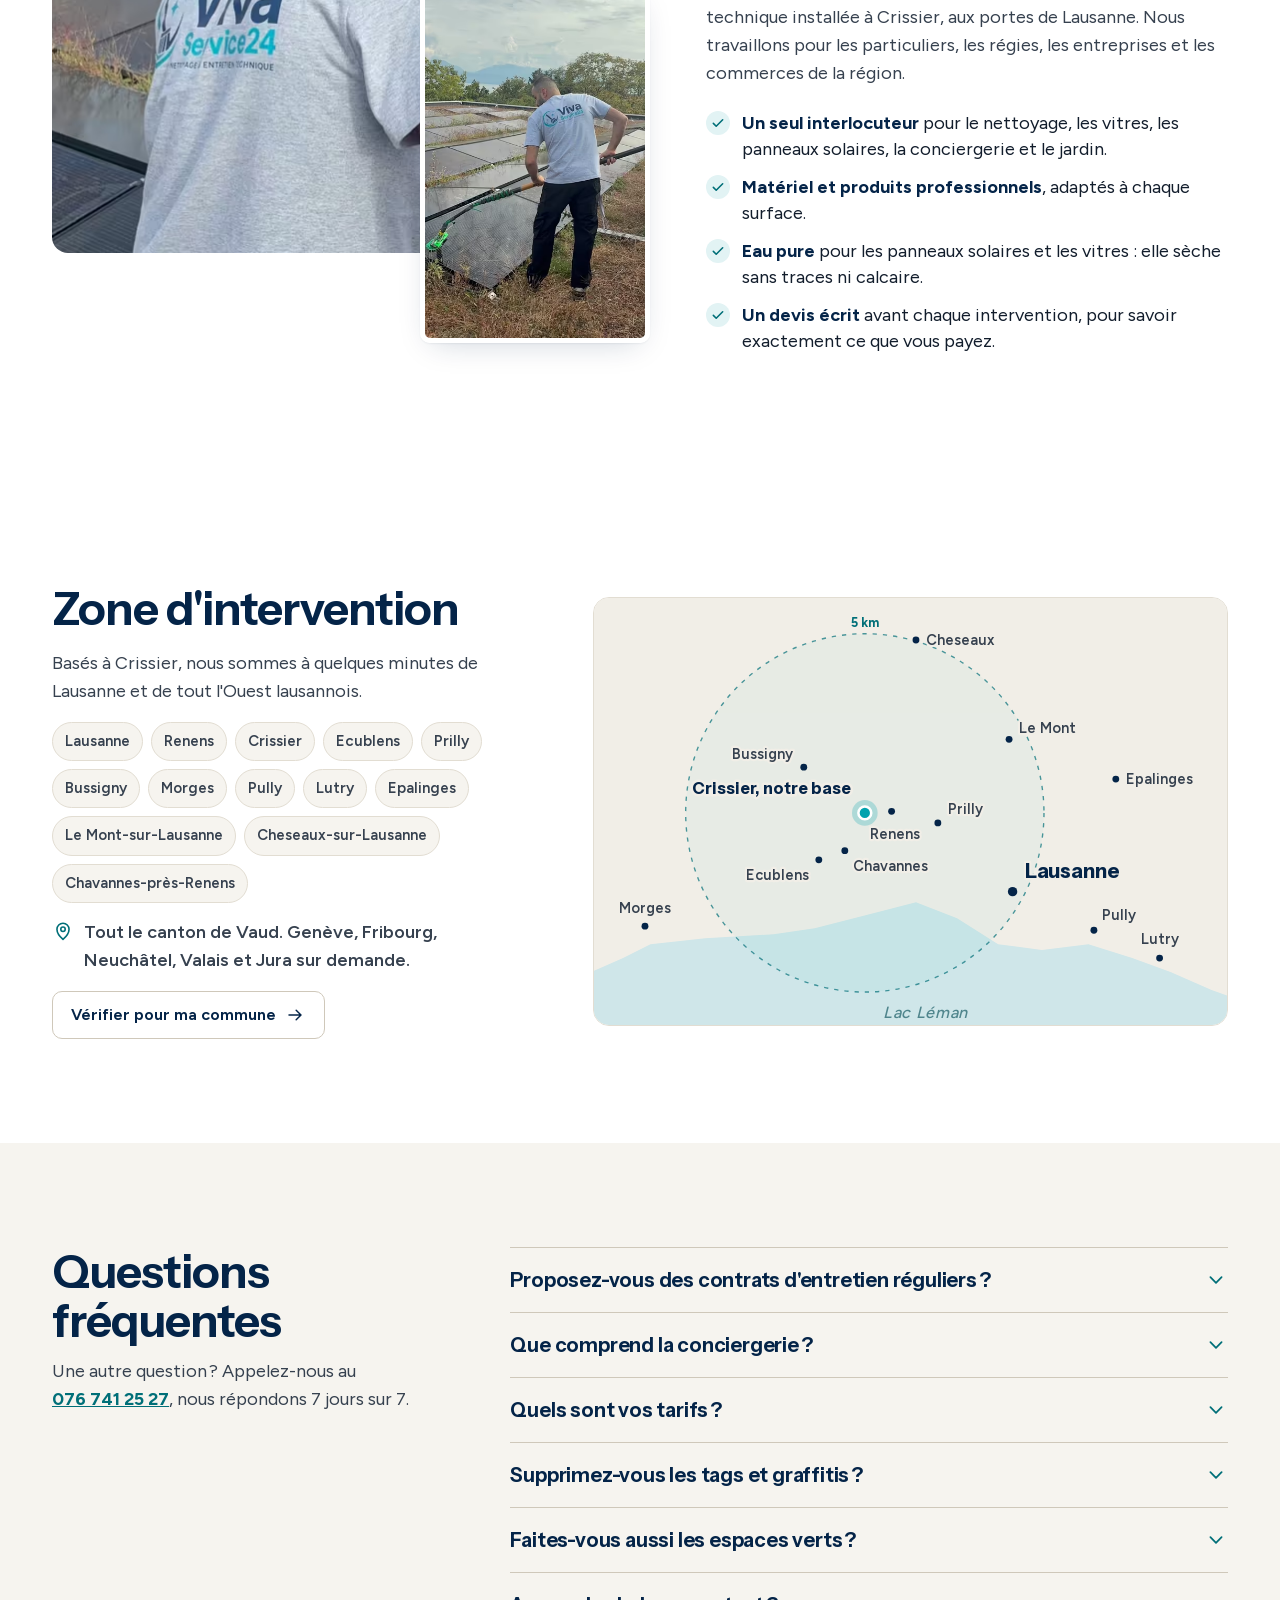
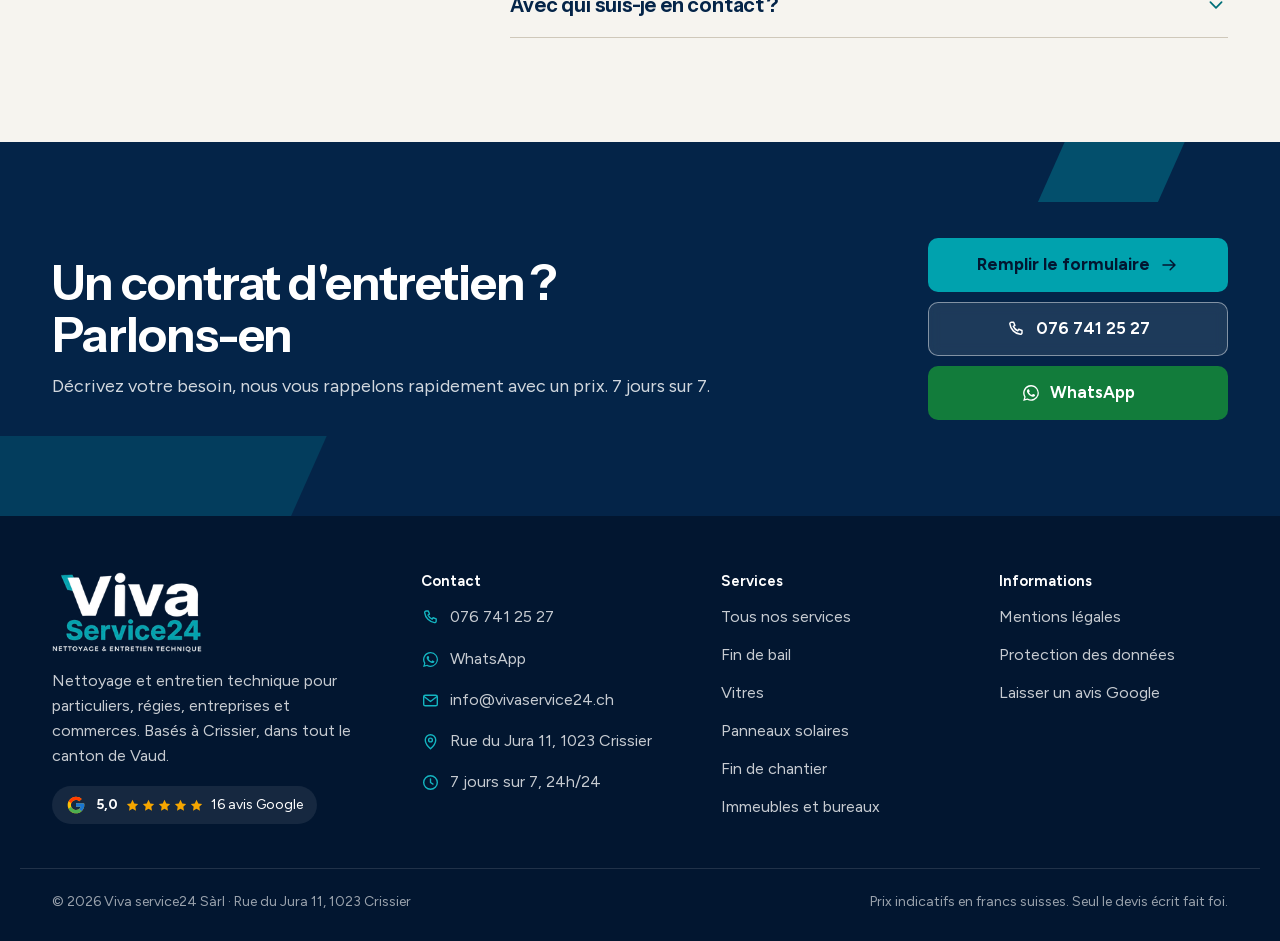
<file: entretien-immeubles/index.html>
<!doctype html>
<html lang="fr-CH">
<head>
<meta charset="utf-8">
<meta name="viewport" content="width=device-width, initial-scale=1, viewport-fit=cover">
<title>Entretien d&#x27;immeubles et conciergerie Lausanne · Viva Service24</title>
<meta name="description" content="Entretien d&#x27;immeubles, bureaux, commerces et cages d&#x27;escalier, conciergerie, espaces verts et tags à Lausanne et dans le canton de Vaud. Dès CHF 45 / h. Devis gratuit.">
<link rel="canonical" href="https://welcometothenextlevel.github.io/vivaservice24/entretien-immeubles/">
<meta name="theme-color" content="#042448">
<meta property="og:type" content="website">
<meta property="og:locale" content="fr_CH">
<meta property="og:site_name" content="Viva Service24">
<meta property="og:title" content="Entretien d&#x27;immeubles et conciergerie Lausanne · Viva Service24">
<meta property="og:description" content="Entretien d&#x27;immeubles, bureaux, commerces et cages d&#x27;escalier, conciergerie, espaces verts et tags à Lausanne et dans le canton de Vaud. Dès CHF 45 / h. Devis gratuit.">
<meta property="og:url" content="https://welcometothenextlevel.github.io/vivaservice24/entretien-immeubles/">
<meta property="og:image" content="https://welcometothenextlevel.github.io/vivaservice24/img/og-share.jpg">
<meta property="og:image:width" content="1200">
<meta property="og:image:height" content="630">
<meta property="og:image:alt" content="Membre de l'équipe Viva Service24 en t-shirt de l'entreprise, sur un toit de panneaux solaires">
<meta name="twitter:card" content="summary_large_image">
<meta name="twitter:title" content="Entretien d&#x27;immeubles et conciergerie Lausanne · Viva Service24">
<meta name="twitter:description" content="Entretien d&#x27;immeubles, bureaux, commerces et cages d&#x27;escalier, conciergerie, espaces verts et tags à Lausanne et dans le canton de Vaud. Dès CHF 45 / h. Devis gratuit.">
<meta name="twitter:image" content="https://welcometothenextlevel.github.io/vivaservice24/img/og-share.jpg">
<link rel="icon" href="../favicon.ico" sizes="any">
<link rel="icon" href="../img/brand/favicon.svg" type="image/svg+xml">
<link rel="apple-touch-icon" href="../img/brand/apple-touch-icon.png">
<link rel="manifest" href="../site.webmanifest">
<link rel="preload" href="../fonts/figtree-latin.woff2" as="font" type="font/woff2" crossorigin>
<link rel="preload" href="../fonts/instrument-sans-latin.woff2" as="font" type="font/woff2" crossorigin>
<link rel="preload" as="image" type="image/avif" imagesrcset="../img/stock/hero-immeuble-640.avif 640w, ../img/stock/hero-immeuble-1000.avif 1000w, ../img/stock/hero-immeuble-1600.avif 1600w" imagesizes="100vw" fetchpriority="high">
<style>@font-face{font-family:"Figtree";src:url(../fonts/figtree-latin.woff2) format("woff2");font-weight:300 900;font-style:normal;font-display:swap}@font-face{font-family:"Instrument Sans";src:url(../fonts/instrument-sans-latin.woff2) format("woff2");font-weight:400 700;font-stretch:75% 100%;font-style:normal;font-display:swap}:root{--navy:#042448;--navy-2:#0a3463;--navy-3:#123f73;--navy-deep:#021630;--teal:#00a2ae;--teal-2:#14b5c1;--teal-ink:#006f78;--teal-50:#e2f3f4;--teal-100:#c4e8ea;--paper:#f6f4ef;--paper-2:#ece8df;--white:#fff;--line:#e2ddd2;--line-2:#cfc8ba;--ink:#121d2c;--ink-2:#36414f;--muted:#5a6472;--gold:#f5a600;--wa:#127c3b;--wa-2:#0e6a32;--r:10px;--r-sm:6px;--r-lg:16px;--sh:0 1px 2px rgba(4,36,72,.06),0 10px 30px -12px rgba(4,36,72,.22);--sh-lg:0 2px 4px rgba(2,22,48,.08),0 28px 60px -24px rgba(2,22,48,.45);--f-h:"Instrument Sans",ui-sans-serif,system-ui,-apple-system,"Segoe UI",sans-serif;--f-b:"Figtree",ui-sans-serif,system-ui,-apple-system,"Segoe UI",sans-serif;--hd:64px;--gut:20px;}*,*::before,*::after{box-sizing:border-box}html{-webkit-text-size-adjust:100%;text-size-adjust:100%;scroll-behavior:smooth;scroll-padding-top:calc(var(--hd) + 12px)}@media (prefers-reduced-motion:reduce){html{scroll-behavior:auto}}body{margin:0;background:var(--paper);color:var(--ink);font:400 17px/1.55 var(--f-b);-webkit-font-smoothing:antialiased;text-rendering:optimizeLegibility;overflow-x:hidden}@media (min-width:980px){body{font-size:18px}}img,svg,video{display:block;max-width:100%}img{height:auto}picture{display:contents}a{color:inherit}h1,h2,h3{font-family:var(--f-h);font-weight:650;line-height:1.08;letter-spacing:-.022em;margin:0;color:var(--navy);text-wrap:balance}p{margin:0}ul,ol{margin:0;padding:0;list-style:none}button,input,select,textarea{font:inherit;color:inherit}:focus-visible{outline:3px solid var(--teal);outline-offset:3px;border-radius:4px}.container{width:100%;max-width:1240px;margin-inline:auto;padding-inline:var(--gut)}@media (min-width:768px){:root{--gut:32px}}.sr-only{position:absolute!important;width:1px;height:1px;padding:0;margin:-1px;overflow:hidden;clip:rect(0,0,0,0);white-space:nowrap;border:0}.skip{position:absolute;left:12px;top:-60px;z-index:100;background:var(--navy);color:#fff;padding:10px 14px;border-radius:var(--r-sm);text-decoration:none}.skip:focus{top:12px}.ic{width:1.2em;height:1.2em;flex:none;fill:none;stroke:currentColor;stroke-width:1.75;stroke-linecap:round;stroke-linejoin:round}.ic--g{stroke:none}.hl{position:relative;white-space:nowrap;z-index:0}.hl::after{content:"";position:absolute;z-index:-1;left:-.06em;right:-.06em;bottom:.04em;height:.3em;background:var(--teal);opacity:.55;transform:skewX(-18deg);border-radius:2px}.stars{display:inline-flex;gap:1px;color:var(--gold);vertical-align:-2px}.stars svg{width:15px;height:15px}.btn{--bg:var(--navy);--fg:#fff;display:inline-flex;align-items:center;justify-content:center;gap:.55em;min-height:48px;padding:.7em 1.15em;border-radius:var(--r);border:1.5px solid transparent;background:var(--bg);color:var(--fg);font:650 16px/1.15 var(--f-b);text-decoration:none;cursor:pointer;transition:transform .18s ease,box-shadow .18s ease,background-color .18s ease;-webkit-tap-highlight-color:transparent;white-space:nowrap}.btn .ic{width:20px;height:20px}.btn:hover{transform:translateY(-1px);box-shadow:0 8px 20px -10px rgba(4,36,72,.45)}.btn:active{transform:translateY(0)}.btn--primary{--bg:var(--teal);--fg:var(--navy-deep);font-weight:700}.btn--primary:hover{--bg:var(--teal-2)}.btn--ghost{--bg:transparent;--fg:var(--navy);border-color:var(--line-2)}.btn--ghost:hover{border-color:var(--navy);box-shadow:none}.btn--light{--bg:rgba(255,255,255,.1);--fg:#fff;border-color:rgba(255,255,255,.45);backdrop-filter:blur(6px);-webkit-backdrop-filter:blur(6px)}.btn--light:hover{--bg:rgba(255,255,255,.18);border-color:#fff}.btn--wa{--bg:var(--wa);--fg:#fff}.btn--wa:hover{--bg:var(--wa-2)}.btn--text{--bg:transparent;--fg:var(--teal-ink);text-decoration:underline;text-underline-offset:3px;padding-inline:.4em}.btn--text:hover{box-shadow:none}.btn--lg{min-height:54px;font-size:17px;padding:.8em 1.3em}.btn--sm{min-height:44px;font-size:15px}.btn--block{width:100%}.hd{position:sticky;top:0;z-index:50;background:rgba(246,244,239,.92);backdrop-filter:saturate(1.4) blur(12px);-webkit-backdrop-filter:saturate(1.4) blur(12px);border-bottom:1px solid transparent;transition:border-color .2s,box-shadow .2s}.hd.is-stuck{border-bottom-color:var(--line);box-shadow:0 6px 20px -16px rgba(4,36,72,.5)}.hd__in{height:var(--hd);display:flex;align-items:center;gap:16px}.hd__logo{display:block;flex:none;margin-right:auto}.hd__logo img{width:92px;height:auto}.hd__nav{display:none}.hd__act{display:flex;align-items:center;gap:8px}.live{display:none;align-items:center;gap:8px;font-size:14px;font-weight:600;color:var(--ink-2);white-space:nowrap}.live__dot{position:relative;width:9px;height:9px;border-radius:50%;background:#19a34a}.live__dot::after{content:"";position:absolute;inset:-4px;border-radius:50%;border:2px solid #19a34a;opacity:0;animation:pulse 2.4s ease-out infinite}@keyframes pulse{0%{transform:scale(.5);opacity:.7}100%{transform:scale(1.5);opacity:0}}@media (prefers-reduced-motion:reduce){.live__dot::after{animation:none}}.hd__tel{display:none}.hd__call{display:grid;place-items:center;width:46px;height:46px;border-radius:50%;border:1.5px solid var(--line-2);color:var(--navy);text-decoration:none}.hd__call .ic{width:21px;height:21px}.hd__cta{min-height:46px;padding-inline:1em}.hd__cta .lg{display:none}@media (min-width:640px){.hd__logo img{width:104px}.hd__cta .lg{display:inline}.hd__cta .sm{display:none}}@media (min-width:900px){:root{--hd:76px}.hd__call{display:none}.hd__tel{display:inline-flex}.live{display:inline-flex;margin-right:6px}.hd__logo img{width:112px}}@media (min-width:1260px){.hd__nav{display:block;margin-right:auto}.hd__in:has(.hd__nav) .hd__logo{margin-right:12px}.hd__nav ul{display:flex;gap:2px}.hd__nav a{display:block;padding:8px 12px;border-radius:var(--r-sm);text-decoration:none;font-size:15px;font-weight:600;color:var(--ink-2);white-space:nowrap}.hd__nav a:hover{color:var(--navy);background:var(--paper-2)}}.hero{position:relative;isolation:isolate;color:#fff;background:var(--navy);overflow:hidden}.hero__media{position:absolute;inset:0;z-index:-1}.hero__media::after{content:"";position:absolute;inset:0;background:linear-gradient(180deg,rgba(2,22,48,.62) 0%,rgba(4,36,72,.8) 42%,var(--navy) 62%)}.hero__img,.hero__video{position:absolute;inset:0 0 auto 0;width:100%;height:62%;min-height:420px;object-fit:cover}.hero__video{opacity:0;transition:opacity .8s ease}.hero__video.is-on{opacity:1}.hero__grid{display:grid;gap:28px;padding-top:28px;padding-bottom:32px}.hero__copy{display:flex;flex-direction:column;align-items:flex-start;gap:18px}.gbadge{display:inline-flex;align-items:center;gap:8px;padding:7px 12px 7px 9px;border-radius:999px;background:rgba(255,255,255,.96);color:var(--ink);text-decoration:none;font-size:14px;box-shadow:0 4px 16px -8px rgba(0,0,0,.4)}.gbadge .ic--g{width:18px;height:18px}.gbadge b{font-size:15px}.gbadge>span:last-child{color:var(--ink-2);font-weight:500}.gbadge--dark{background:var(--white);border:1px solid var(--line)}.hero h1{color:#fff;font-size:clamp(34px,7.4vw,60px);max-width:16ch}.hero .hl::after{opacity:.75}.hero__sub{font-size:18px;line-height:1.5;color:rgba(255,255,255,.88);max-width:40ch}.hero__ctas{display:flex;flex-direction:column;gap:10px;width:100%}.hero__ctas .btn{width:100%}.hero__points{display:flex;flex-wrap:wrap;gap:10px 18px;font-size:15px;font-weight:600;color:rgba(255,255,255,.92)}.hero__points li{display:flex;align-items:center;gap:8px}.hero__points .ic{width:20px;height:20px;color:var(--teal-2)}@media (min-width:560px){.hero__ctas{flex-direction:row;flex-wrap:wrap;width:auto}.hero__ctas .btn{width:auto}}@media (min-width:980px){.hero__media::after{background:linear-gradient(90deg,rgba(2,22,48,.9) 0%,rgba(4,36,72,.78) 42%,rgba(4,36,72,.35) 100%)}.hero__img,.hero__video{height:100%}.hero__grid{grid-template-columns:minmax(0,1fr) 440px;align-items:center;gap:48px;padding-top:56px;padding-bottom:56px;min-height:min(760px,calc(100vh - var(--hd)))}.hero__copy{gap:22px}.hero__sub{font-size:20px}}@media (min-width:1180px){.hero__grid{grid-template-columns:minmax(0,1fr) 460px;gap:72px}}.qf{position:relative;background:var(--white);color:var(--ink);border-radius:var(--r-lg);padding:22px 18px 18px;box-shadow:var(--sh-lg)}@media (min-width:420px){.qf{padding:26px 24px 22px}}.qf__head{margin-bottom:16px}.qf__title{font:650 24px/1.1 var(--f-h);color:var(--navy);letter-spacing:-.02em}.qf__sub{margin-top:4px;font-size:15px;color:var(--muted)}.qf__prog{display:flex;align-items:center;gap:12px;margin-top:14px;font-size:13px;font-weight:600;color:var(--muted)}.qf__bar{flex:1;height:4px;border-radius:4px;background:var(--paper-2);overflow:hidden}.qf__bar i{display:block;height:100%;width:50%;background:var(--teal);border-radius:4px;transition:width .35s ease}.qf.is-step2 .qf__bar i{width:100%}.qf__step{border:0;margin:0;padding:0;min-width:0;display:grid;gap:12px}.js .qf__step[data-step="2"]{display:none}.js .qf.is-step2 .qf__step[data-step="1"]{display:none}.js .qf.is-step2 .qf__step[data-step="2"]{display:grid}.qf__legend{font-weight:700;font-size:16px;color:var(--navy);padding:0;margin-bottom:2px}.qf__legend--sm{font-size:15px;margin-top:4px}.chips{display:grid;grid-template-columns:1fr 1fr;gap:8px}.chips--rooms{grid-template-columns:repeat(4,1fr)}.chip{position:relative;display:block}.chip input{position:absolute;opacity:0;inset:0;width:100%;height:100%;margin:0;cursor:pointer}.chip span{display:flex;align-items:center;justify-content:center;text-align:center;min-height:48px;padding:8px 10px;border:1.5px solid var(--line-2);border-radius:var(--r);font-size:15px;font-weight:600;line-height:1.2;color:var(--ink-2);background:var(--white);transition:border-color .15s,background-color .15s,color .15s}.chip--sm span{min-height:44px;font-size:15px;padding:6px}.chip input:hover+span{border-color:var(--navy-3)}.chip input:checked+span{border-color:var(--navy);background:var(--navy);color:#fff}.chip input:focus-visible+span{outline:3px solid var(--teal);outline-offset:2px}.field{display:grid;gap:5px}.field__l{font-size:14px;font-weight:650;color:var(--ink-2)}.field__l em{font-style:normal;font-weight:500;color:var(--muted);margin-left:4px}.field__i{width:100%;min-height:50px;padding:12px 14px;border:1.5px solid var(--line-2);border-radius:var(--r);background:var(--white);font-size:17px;line-height:1.3;color:var(--ink);transition:border-color .15s,box-shadow .15s;appearance:none;-webkit-appearance:none}textarea.field__i{min-height:84px;resize:vertical}input[type=date].field__i{min-height:50px}.field__i::placeholder{color:#9199a3}.field__i:focus{outline:none;border-color:var(--navy);box-shadow:0 0 0 3px rgba(0,162,174,.28)}.field__i[aria-invalid=true]{border-color:#b42318}.qf__err{display:none;margin-top:-6px;font-size:14px;font-weight:600;color:#b42318}.qf__err.is-on{display:block}.qf__fine{font-size:13px;line-height:1.45;color:var(--muted);text-align:center}.qf__back{display:inline-flex;align-items:center;justify-content:center;gap:6px;min-height:44px;background:none;border:0;color:var(--muted);font-size:14px;font-weight:600;cursor:pointer}.qf__back .ic{width:16px;height:16px}.qf__status{font-size:15px;font-weight:600}.qf__status:empty{display:none}.qf__status{margin-top:12px;padding:12px 14px;border-radius:var(--r);background:#fef3f2;color:#912018}.qf__status a{font-weight:700}.qf__wa{display:flex;align-items:center;gap:12px;margin-top:14px;padding:12px 14px;border-radius:var(--r);background:#ecf7f0;color:#0b4f26;text-decoration:none;font-size:15px;line-height:1.35}.qf__wa .ic{width:26px;height:26px;color:var(--wa)}.qf__wa:hover{background:#dff1e6}.hp{position:absolute!important;left:-9999px;width:1px;height:1px;overflow:hidden}.js .qf__bail[hidden]{display:none}.rstrip{background:var(--navy);color:#fff}.trust{background:var(--white);border-bottom:1px solid var(--line)}.trust__in{display:grid;grid-template-columns:1fr 1fr;gap:14px 18px;padding-block:18px;font-size:14px;line-height:1.35;color:var(--ink-2)}.trust__in li{display:flex;align-items:flex-start;gap:10px}.trust__in .ic{width:22px;height:22px;color:var(--teal-ink);margin-top:1px}.trust__in b{display:block;color:var(--navy);font-size:15px}@media (min-width:900px){.trust__in{grid-template-columns:repeat(4,1fr);padding-block:22px}.trust__in li+li{border-left:1px solid var(--line);padding-left:18px}}</style>
<link rel="preload" href="../css/site.css?v=7" as="style" onload="this.onload=null;this.rel='stylesheet'">
<noscript><link rel="stylesheet" href="../css/site.css?v=7"></noscript>
<script>document.documentElement.classList.add('js')</script>
<script type="application/ld+json">{"@context":"https://schema.org","@type":["LocalBusiness","HomeAndConstructionBusiness"],"@id":"https://welcometothenextlevel.github.io/vivaservice24/#entreprise","name":"Viva Service24","alternateName":"Entreprise de nettoyage VIVA service24","legalName":"Viva service24 Sàrl","slogan":"Nettoyage & entretien technique","url":"https://welcometothenextlevel.github.io/vivaservice24/","logo":"https://welcometothenextlevel.github.io/vivaservice24/img/brand/logo.png","image":"https://welcometothenextlevel.github.io/vivaservice24/img/real/equipe-tshirt-1360.webp","telephone":"+41 76 741 25 27","email":"info@vivaservice24.ch","priceRange":"CHF 45 à 950","currenciesAccepted":"CHF","address":{"@type":"PostalAddress","streetAddress":"Rue du Jura 11","postalCode":"1023","addressLocality":"Crissier","addressRegion":"VD","addressCountry":"CH"},"geo":{"@type":"GeoCoordinates","latitude":46.5395,"longitude":6.5783},"openingHoursSpecification":[{"@type":"OpeningHoursSpecification","dayOfWeek":["Monday","Tuesday","Wednesday","Thursday","Friday","Saturday","Sunday"],"opens":"00:00","closes":"23:59"}],"areaServed":[{"@type":"City","name":"Lausanne"},{"@type":"City","name":"Renens"},{"@type":"City","name":"Crissier"},{"@type":"City","name":"Ecublens"},{"@type":"City","name":"Prilly"},{"@type":"City","name":"Bussigny"},{"@type":"City","name":"Morges"},{"@type":"City","name":"Pully"},{"@type":"City","name":"Lutry"},{"@type":"City","name":"Epalinges"},{"@type":"City","name":"Le Mont-sur-Lausanne"},{"@type":"City","name":"Cheseaux-sur-Lausanne"},{"@type":"City","name":"Chavannes-près-Renens"},{"@type":"AdministrativeArea","name":"Canton de Vaud"}],"sameAs":["https://www.google.com/maps/search/?api=1&query=Entreprise%20de%20nettoyage%20VIVA%20service24%20Crissier"]}</script>
<script type="application/ld+json">{"@context":"https://schema.org","@type":"Service","name":"Entretien d'immeubles et conciergerie","serviceType":"Entretien d'immeubles et conciergerie","description":"Entretien d'immeubles, bureaux, commerces, cages d'escalier, conciergerie, espaces verts, suppression de tags.","url":"https://welcometothenextlevel.github.io/vivaservice24/entretien-immeubles/","provider":{"@id":"https://welcometothenextlevel.github.io/vivaservice24/#entreprise"},"areaServed":[{"@type":"City","name":"Lausanne"},{"@type":"AdministrativeArea","name":"Canton de Vaud"}],"offers":{"@type":"Offer","priceCurrency":"CHF","price":"45","description":"Prix indicatif, devis exact gratuit et sans engagement"}}</script>
<script type="application/ld+json">{"@context":"https://schema.org","@type":"FAQPage","mainEntity":[{"@type":"Question","name":"Proposez-vous des contrats d'entretien réguliers ?","acceptedAnswer":{"@type":"Answer","text":"Oui. Passages quotidiens, hebdomadaires ou mensuels selon un planning fixe, pour les immeubles, les bureaux, les cabinets et les commerces."}},{"@type":"Question","name":"Que comprend la conciergerie ?","acceptedAnswer":{"@type":"Answer","text":"L'entretien des parties communes, la gestion des containers, le contrôle des locaux techniques et le suivi avec la gérance."}},{"@type":"Question","name":"Quels sont vos tarifs ?","acceptedAnswer":{"@type":"Answer","text":"Entretien d'immeubles, bureaux et commerces : CHF 45 à 50 de l'heure. Conciergerie : CHF 50 à 60 de l'heure. Espaces verts : CHF 55 à 75 de l'heure. Suppression de tags et nettoyages spéciaux : dès CHF 250 au forfait."}},{"@type":"Question","name":"Supprimez-vous les tags et graffitis ?","acceptedAnswer":{"@type":"Answer","text":"Oui, sur façades, murs, portes de garage et mobilier. La méthode est choisie selon le support : crépi, pierre, béton, métal ou bois."}},{"@type":"Question","name":"Faites-vous aussi les espaces verts ?","acceptedAnswer":{"@type":"Answer","text":"Oui : tonte, taille des haies, désherbage, ramassage des feuilles et entretien de saison des extérieurs."}},{"@type":"Question","name":"Avec qui suis-je en contact ?","acceptedAnswer":{"@type":"Answer","text":"Avec un seul interlocuteur pour le nettoyage, la conciergerie, les vitres, les panneaux solaires et le jardin, et une seule facture."}}]}</script>
</head>
<body>
<svg width="0" height="0" style="position:absolute" aria-hidden="true" focusable="false">
<defs>
<symbol id="i-phone" viewBox="0 0 24 24"><path d="M6.6 3.8h2.6l1.5 3.9-1.9 1.2a10.6 10.6 0 0 0 5.3 5.3l1.2-1.9 3.9 1.5v2.6a2 2 0 0 1-2.1 2A14.6 14.6 0 0 1 4.6 5.9a2 2 0 0 1 2-2.1z"/></symbol>
<symbol id="i-wa" viewBox="0 0 24 24"><path stroke="none" fill="currentColor" d="M12.04 2.5a9.43 9.43 0 0 0-8.1 14.24L2.6 21.5l4.88-1.28a9.43 9.43 0 1 0 4.56-17.72zm0 17.26a7.8 7.8 0 0 1-3.98-1.09l-.29-.17-2.9.76.78-2.83-.19-.3a7.82 7.82 0 1 1 6.58 3.63zm4.29-5.86c-.24-.12-1.4-.69-1.61-.77-.22-.08-.38-.12-.54.12-.16.24-.62.77-.76.93-.14.16-.28.18-.52.06-.24-.12-1-.37-1.91-1.18-.7-.63-1.18-1.41-1.32-1.65-.14-.24-.01-.37.1-.49.11-.11.24-.28.36-.42.12-.14.16-.24.24-.4.08-.16.04-.3-.02-.42-.06-.12-.54-1.3-.74-1.78-.2-.47-.4-.4-.54-.41h-.46a.89.89 0 0 0-.64.3 2.7 2.7 0 0 0-.84 2c0 1.18.86 2.32.98 2.48.12.16 1.69 2.58 4.1 3.62.57.25 1.02.4 1.37.51.58.18 1.1.16 1.52.1.46-.07 1.4-.57 1.6-1.13.2-.55.2-1.03.14-1.13-.06-.1-.22-.16-.46-.28z"/></symbol>
<symbol id="i-check" viewBox="0 0 24 24"><path d="M5 12.6l4.3 4.2L19 7.2"/></symbol>
<symbol id="i-clock" viewBox="0 0 24 24"><circle cx="12" cy="12" r="8.6"/><path d="M12 7.4V12l3.1 2"/></symbol>
<symbol id="i-pin" viewBox="0 0 24 24"><path d="M12 21.2s-6.6-5.7-6.6-11.1a6.6 6.6 0 0 1 13.2 0c0 5.4-6.6 11.1-6.6 11.1z"/><circle cx="12" cy="10.1" r="2.4"/></symbol>
<symbol id="i-mail" viewBox="0 0 24 24"><rect x="3.4" y="5.4" width="17.2" height="13.2" rx="2"/><path d="M4.2 7.2l7.8 6 7.8-6"/></symbol>
<symbol id="i-arrow" viewBox="0 0 24 24"><path d="M4.8 12h14.2M13.4 6.2l5.8 5.8-5.8 5.8"/></symbol>
<symbol id="i-chev" viewBox="0 0 24 24"><path d="M6.4 9.2l5.6 5.6 5.6-5.6"/></symbol>
<symbol id="i-back" viewBox="0 0 24 24"><path d="M19.2 12H5M10.6 6.2L4.8 12l5.8 5.8"/></symbol>
<symbol id="i-star" viewBox="0 0 24 24"><path stroke="none" fill="currentColor" d="M12 2.9l2.8 5.8 6.3.9-4.6 4.4 1.1 6.3L12 17.3l-5.6 3 1.1-6.3-4.6-4.4 6.3-.9z"/></symbol>
<symbol id="i-cal" viewBox="0 0 24 24"><rect x="3.8" y="5.4" width="16.4" height="14.8" rx="2"/><path d="M3.8 10h16.4M8.4 3.4v4M15.6 3.4v4"/></symbol>
<symbol id="i-reply" viewBox="0 0 24 24"><path d="M5.2 5.2h13.6a1.6 1.6 0 0 1 1.6 1.6v8.6a1.6 1.6 0 0 1-1.6 1.6H10l-4.6 3.4V17H5.2a1.6 1.6 0 0 1-1.6-1.6V6.8a1.6 1.6 0 0 1 1.6-1.6z"/><path d="M7.6 9.6h8.8M7.6 12.8h5.4"/></symbol>
<symbol id="i-home" viewBox="0 0 24 24"><path d="M3.8 11.2L12 4.6l8.2 6.6M6.2 9.4v10.4h11.6V9.4M10 19.8v-5h4v5"/></symbol>
<symbol id="i-key" viewBox="0 0 24 24"><circle cx="8" cy="15.6" r="4.2"/><path d="M11 12.6l8.6-8.6M16.2 7.4l2.4 2.4M13.8 9.8l2 2"/></symbol>
<symbol id="i-camera" viewBox="0 0 24 24"><rect x="3.4" y="7" width="17.2" height="12.4" rx="2"/><circle cx="12" cy="13.2" r="3.4"/><path d="M8.6 7l1.6-2.6h3.6L15.4 7"/></symbol>
<symbol id="i-drop" viewBox="0 0 24 24"><path d="M12 3.4s6.2 6.5 6.2 10.8a6.2 6.2 0 0 1-12.4 0C5.8 9.9 12 3.4 12 3.4z"/><path d="M9.2 14.6a2.9 2.9 0 0 0 2.6 2.6"/></symbol>
<symbol id="i-spark" viewBox="0 0 24 24"><path d="M12 2.8c.7 4.8 2.6 6.7 7.4 7.4-4.8.7-6.7 2.6-7.4 7.4-.7-4.8-2.6-6.7-7.4-7.4 4.8-.7 6.7-2.6 7.4-7.4z"/><path d="M18.6 16.4c.3 1.7 1 2.4 2.6 2.6-1.7.3-2.4 1-2.6 2.6-.3-1.7-1-2.4-2.6-2.6 1.7-.2 2.4-.9 2.6-2.6z"/></symbol>
<symbol id="i-building" viewBox="0 0 24 24"><path d="M5 20.4V4.6h9.4v15.8M14.4 9.4H19v11M3.4 20.4h17.2"/><path d="M8 8h3.4M8 11.4h3.4M8 14.8h3.4"/></symbol>
<symbol id="i-window" viewBox="0 0 24 24"><rect x="4.2" y="3.6" width="15.6" height="16.8" rx="1.4"/><path d="M12 3.6v16.8M4.2 12h15.6"/></symbol>
<symbol id="i-solar" viewBox="0 0 24 24"><path d="M3.4 18.4l3.1-10.6h11l3.1 10.6z"/><path d="M4.9 13.2h14.2M10.1 7.8l-1.1 10.6M13.9 7.8l1.1 10.6M12 18.4v2.4M8.6 20.8h6.8"/></symbol>
<symbol id="i-helmet" viewBox="0 0 24 24"><path d="M3.6 17.2h16.8M5.2 17.2a6.8 6.8 0 0 1 13.6 0"/><path d="M10 10.6V7h4v3.6"/></symbol>
<symbol id="i-leaf" viewBox="0 0 24 24"><path d="M5.2 19.4c0-8.2 5-13.6 14-13.6 0 9.2-5.2 14.4-13.4 14.4"/><path d="M5.2 19.4l7.4-7.6"/></symbol>
<symbol id="i-spray" viewBox="0 0 24 24"><path d="M8 9.4h5.6v11H8zM9.2 9.4V6.6h3.2v2.8M12.4 6.6h2.2M17 5.2h.01M19.2 7.4h.01M17 9.6h.01M19.2 3h.01"/></symbol>
<symbol id="i-play" viewBox="0 0 24 24"><path stroke="none" fill="currentColor" d="M8.4 5.6v12.8l10-6.4z"/></symbol>
<symbol id="i-pause" viewBox="0 0 24 24"><path d="M9 6v12M15 6v12"/></symbol>
<symbol id="i-x" viewBox="0 0 24 24"><path d="M6.4 6.4l11.2 11.2M17.6 6.4L6.4 17.6"/></symbol>
<symbol id="i-g" viewBox="0 0 48 48"><path stroke="none" fill="#FFC107" d="M43.6 20.5H42V20H24v8h11.3C33.7 32.7 29.2 36 24 36c-6.6 0-12-5.4-12-12s5.4-12 12-12c3.1 0 5.8 1.2 7.9 3.1l5.7-5.7C34 6.1 29.3 4 24 4 13 4 4 13 4 24s9 20 20 20 20-9 20-20c0-1.3-.1-2.4-.4-3.5z"/><path stroke="none" fill="#FF3D00" d="M6.3 14.7l6.6 4.8C14.7 15.1 19 12 24 12c3.1 0 5.8 1.2 7.9 3.1l5.7-5.7C34 6.1 29.3 4 24 4 16.3 4 9.7 8.3 6.3 14.7z"/><path stroke="none" fill="#4CAF50" d="M24 44c5.2 0 9.9-2 13.4-5.2l-6.2-5.2A11.9 11.9 0 0 1 24 36c-5.2 0-9.6-3.3-11.3-8l-6.5 5C9.5 39.6 16.2 44 24 44z"/><path stroke="none" fill="#1976D2" d="M43.6 20.5H42V20H24v8h11.3a12 12 0 0 1-4.1 5.6l6.2 5.2C37 39.2 44 34 44 24c0-1.3-.1-2.4-.4-3.5z"/></symbol>
</defs></svg><a class="skip" href="#contenu">Aller au contenu</a>
<header class="hd" data-header>
  <div class="hd__in container">
    <a class="hd__logo" href="../" aria-label="Viva Service24, accueil">
      <img src="../img/brand/logo-221.png" srcset="../img/brand/logo-221.png 221w, ../img/brand/logo.png 442w" sizes="110px" width="221" height="120" alt="Viva Service24">
    </a>
    
    <div class="hd__act">
      <span class="live"><i class="live__dot"></i>Disponible 7j/7</span>
      <a class="btn btn--ghost hd__tel" href="tel:+41767412527"><svg class="ic" aria-hidden="true"><use href="#i-phone"></use></svg><span>076 741 25 27</span></a>
      <a class="hd__call" href="tel:+41767412527" aria-label="Appeler le 076 741 25 27"><svg class="ic" aria-hidden="true"><use href="#i-phone"></use></svg></a>
      <a class="btn btn--primary hd__cta" href="#devis" data-to-form><span class="lg">Devis gratuit</span><span class="sm">Devis</span></a>
    </div>
  </div>
</header>
<main id="contenu">
<section class="hero" aria-labelledby="h1">
  <div class="hero__media" aria-hidden="true"><picture><source type="image/avif" srcset="../img/stock/hero-immeuble-1600.avif 1600w, ../img/stock/hero-immeuble-1000.avif 1000w, ../img/stock/hero-immeuble-640.avif 640w" sizes="100vw"><img src="../img/stock/hero-immeuble-640.webp" srcset="../img/stock/hero-immeuble-1600.webp 1600w, ../img/stock/hero-immeuble-1000.webp 1000w, ../img/stock/hero-immeuble-640.webp 640w" sizes="100vw" width="1600" height="900" alt="" fetchpriority="high" decoding="async" class="hero__img"></picture></div>
  <div class="container hero__grid">
    <div class="hero__copy">
      <a class="gbadge" href="#avis"><svg class="ic ic--g" aria-hidden="true"><use href="#i-g"></use></svg><b>5,0</b><span class="stars" aria-hidden="true"><svg viewBox="0 0 24 24"><use href="#i-star"></use></svg><svg viewBox="0 0 24 24"><use href="#i-star"></use></svg><svg viewBox="0 0 24 24"><use href="#i-star"></use></svg><svg viewBox="0 0 24 24"><use href="#i-star"></use></svg><svg viewBox="0 0 24 24"><use href="#i-star"></use></svg></span><span>16 avis Google</span></a>
      <h1 id="h1">Entretien d'immeubles, bureaux et <span class="hl">conciergerie</span> à Lausanne</h1>
      <p class="hero__sub">Cages d'escalier, parties communes, bureaux et commerces, sur un planning fixe. Conciergerie, espaces verts et suppression de tags. Un seul interlocuteur.</p>
      <div class="hero__ctas">
        <a class="btn btn--primary btn--lg" href="#devis" data-to-form>Recevoir mon devis gratuit<svg class="ic" aria-hidden="true"><use href="#i-arrow"></use></svg></a>
        <a class="btn btn--light btn--lg" href="tel:+41767412527"><svg class="ic" aria-hidden="true"><use href="#i-phone"></use></svg>Appeler 076 741 25 27</a>
      </div>
      <ul class="hero__points"><li><svg class="ic" aria-hidden="true"><use href="#i-reply"></use></svg><span>Réponse rapide</span></li><li><svg class="ic" aria-hidden="true"><use href="#i-building"></use></svg><span>Régies et entreprises</span></li><li><svg class="ic" aria-hidden="true"><use href="#i-cal"></use></svg><span>Planning fixe</span></li></ul>
    </div>
    <div class="hero__form" id="devis"><form class="qf" id="devis-form" action="https://formsubmit.co/info@vivaservice24.ch" method="POST" novalidate data-merci="../merci/" data-page="Entretien d&#x27;immeubles et conciergerie Lausanne · Viva Service24">
  <div class="qf__head">
    <p class="qf__title">Votre devis gratuit</p>
    <p class="qf__sub">2 étapes, moins d'une minute.</p>
    <div class="qf__prog" aria-hidden="true"><span class="qf__stepno">Étape <b data-stepno>1</b> sur 2</span><span class="qf__bar"><i></i></span></div>
  </div>
  <fieldset class="qf__step" data-step="1">
    <legend class="qf__legend">Quel nettoyage ?</legend>
    <div class="chips" data-group="service"><label class="chip"><input type="radio" name="service" value="Fin de bail"><span>Fin de bail</span></label><label class="chip"><input type="radio" name="service" value="Vitres"><span>Vitres</span></label><label class="chip"><input type="radio" name="service" value="Panneaux solaires"><span>Panneaux solaires</span></label><label class="chip"><input type="radio" name="service" value="Fin de chantier"><span>Fin de chantier</span></label><label class="chip"><input type="radio" name="service" value="Immeuble / bureau" checked><span>Immeuble / bureau</span></label><label class="chip"><input type="radio" name="service" value="Autre"><span>Autre</span></label></div>
    <p class="qf__err" data-err="service"></p>
    <div class="qf__bail" data-bail hidden>
      <p class="qf__legend qf__legend--sm" id="lbl-pieces">Taille du logement (pièces)</p>
      <div class="chips chips--rooms" role="group" aria-labelledby="lbl-pieces" data-group="pieces"><label class="chip chip--sm"><input type="radio" name="pieces" value="Studio"><span>Studio</span></label><label class="chip chip--sm"><input type="radio" name="pieces" value="2"><span>2</span></label><label class="chip chip--sm"><input type="radio" name="pieces" value="2.5"><span>2.5</span></label><label class="chip chip--sm"><input type="radio" name="pieces" value="3"><span>3</span></label><label class="chip chip--sm"><input type="radio" name="pieces" value="3.5"><span>3.5</span></label><label class="chip chip--sm"><input type="radio" name="pieces" value="4"><span>4</span></label><label class="chip chip--sm"><input type="radio" name="pieces" value="4.5"><span>4.5</span></label><label class="chip chip--sm"><input type="radio" name="pieces" value="5+"><span>5+</span></label></div>
      <p class="qf__err" data-err="pieces"></p>
    </div>
    <label class="field"><span class="field__l">Date souhaitée <em>facultatif</em></span><input type="date" name="date" class="field__i"></label>
    <button type="button" class="btn btn--primary btn--block btn--lg" data-next>Continuer<svg class="ic" aria-hidden="true"><use href="#i-arrow"></use></svg></button>
  </fieldset>
  <fieldset class="qf__step" data-step="2">
    <legend class="qf__legend">Où vous rappeler ?</legend>
    <label class="field"><span class="field__l">Nom et prénom</span><input name="nom" class="field__i" autocomplete="name" required autocapitalize="words"></label>
    <p class="qf__err" data-err="nom"></p>
    <label class="field"><span class="field__l">Téléphone</span><input type="tel" name="telephone" class="field__i" inputmode="tel" autocomplete="tel" required placeholder="076 123 45 67"></label>
    <p class="qf__err" data-err="telephone"></p>
    <label class="field"><span class="field__l">Localité</span><input name="localite" class="field__i" list="towns" autocomplete="address-level2" placeholder="Lausanne, Renens, Morges…"></label>
    <datalist id="towns"><option value="Lausanne"></option><option value="Renens"></option><option value="Crissier"></option><option value="Ecublens"></option><option value="Prilly"></option><option value="Bussigny"></option><option value="Morges"></option><option value="Pully"></option><option value="Lutry"></option><option value="Epalinges"></option><option value="Le Mont-sur-Lausanne"></option><option value="Cheseaux-sur-Lausanne"></option><option value="Chavannes-près-Renens"></option></datalist>
    <label class="field"><span class="field__l">E-mail <em>facultatif</em></span><input type="email" name="email" class="field__i" inputmode="email" autocomplete="email"></label>
    <p class="qf__err" data-err="email"></p>
    <label class="field"><span class="field__l">Message <em>facultatif</em></span><textarea name="message" class="field__i" rows="3" placeholder="Accès, étage, état du logement, date de l'état des lieux…"></textarea></label>
    <div class="hp" aria-hidden="true"><label>Laisser vide<input name="_honey" tabindex="-1" autocomplete="off"></label></div>
    <input type="hidden" name="_subject" value="Nouvelle demande de devis · site web">
    <input type="hidden" name="_template" value="table">
    <input type="hidden" name="_captcha" value="false">
    <input type="hidden" name="_next" value="https://welcometothenextlevel.github.io/vivaservice24/merci/">
    <button type="submit" class="btn btn--primary btn--block btn--lg" data-submit>Recevoir mon devis gratuit</button>
    <p class="qf__fine">Gratuit et sans engagement · Réponse rapide · Vos données restent confidentielles</p>
    <button type="button" class="qf__back" data-prev><svg class="ic" aria-hidden="true"><use href="#i-back"></use></svg>Modifier le service</button>
  </fieldset>
  <p class="qf__status" role="status" aria-live="polite" data-status></p>
  <a class="qf__wa" href="https://wa.me/41767412527?text=Bonjour%2C%20je%20souhaite%20un%20devis%20d%27entretien.%20Voici%20quelques%20informations%20sur%20les%20locaux." data-wa target="_blank" rel="noopener"><svg class="ic" aria-hidden="true"><use href="#i-wa"></use></svg><span><b>Plus rapide ?</b> Décrivez vos locaux sur WhatsApp</span></a>
</form></div>
  </div>
</section>
<div class="rstrip" data-strip="Izi bos|vXvbarbercrissier|Doris Polli"></div><section class="trust" aria-label="En bref"><ul class="container trust__in"><li><svg class="ic ic--g" aria-hidden="true"><use href="#i-g"></use></svg><span><b>5,0 sur Google</b> 16 avis, tous 5 étoiles</span></li><li><svg class="ic" aria-hidden="true"><use href="#i-clock"></use></svg><span><b>7j/7, 24h/24</b> même en urgence</span></li><li><svg class="ic" aria-hidden="true"><use href="#i-pin"></use></svg><span><b>Crissier, Lausanne</b> et tout le canton de Vaud</span></li><li><svg class="ic" aria-hidden="true"><use href="#i-reply"></use></svg><span><b>Devis gratuit</b> et sans engagement</span></li></ul></section><section class="sec alts" aria-labelledby="alts-h">
  <div class="container">
    <div class="sec__head"><h2 id="alts-h">Nos prestations pour les immeubles et les entreprises</h2><p>Contrats réguliers ou interventions ponctuelles. Prix indicatifs, devis exact gratuit et sans engagement.</p></div>
    <div class="alt" id="entretien">
  <figure class="alt__img"><picture><source type="image/avif" srcset="../img/stock/escalier-900.avif 900w, ../img/stock/escalier-600.avif 600w" sizes="(min-width: 980px) 560px, 100vw"><img src="../img/stock/escalier-900.webp" srcset="../img/stock/escalier-900.webp 900w, ../img/stock/escalier-600.webp 600w" sizes="(min-width: 980px) 560px, 100vw" width="900" height="1125" alt="Cage d&#x27;escalier d&#x27;immeuble" loading="lazy" decoding="async"></picture></figure>
  <div class="alt__copy"><h3>Immeubles, bureaux et commerces</h3><p>Passages quotidiens, hebdomadaires ou mensuels selon un planning fixe.</p><ul class="ticks ticks--sm"><li><svg class="ic" aria-hidden="true"><use href="#i-check"></use></svg><span>Cages d'escalier et parties communes</span></li><li><svg class="ic" aria-hidden="true"><use href="#i-check"></use></svg><span>Bureaux, cabinets et commerces</span></li><li><svg class="ic" aria-hidden="true"><use href="#i-check"></use></svg><span>Sanitaires et cuisines d'entreprise</span></li><li><svg class="ic" aria-hidden="true"><use href="#i-check"></use></svg><span>Vitres des parties communes</span></li></ul><p class="alt__price">CHF 45 à 50 / h</p></div>
</div><div class="alt alt--flip" id="conciergerie">
  <figure class="alt__img"><picture><source type="image/avif" srcset="../img/stock/immeuble-1600.avif 1600w, ../img/stock/immeuble-1200.avif 1200w, ../img/stock/immeuble-800.avif 800w" sizes="(min-width: 980px) 560px, 100vw"><img src="../img/stock/immeuble-800.webp" srcset="../img/stock/immeuble-1600.webp 1600w, ../img/stock/immeuble-1200.webp 1200w, ../img/stock/immeuble-800.webp 800w" sizes="(min-width: 980px) 560px, 100vw" width="1600" height="1066" alt="Immeuble résidentiel avec balcons" loading="lazy" decoding="async"></picture></figure>
  <div class="alt__copy"><h3>Conciergerie</h3><p>Pour les immeubles et les centres commerciaux, en lien direct avec la gérance.</p><ul class="ticks ticks--sm"><li><svg class="ic" aria-hidden="true"><use href="#i-check"></use></svg><span>Entretien des parties communes</span></li><li><svg class="ic" aria-hidden="true"><use href="#i-check"></use></svg><span>Gestion des containers</span></li><li><svg class="ic" aria-hidden="true"><use href="#i-check"></use></svg><span>Contrôle des locaux techniques</span></li><li><svg class="ic" aria-hidden="true"><use href="#i-check"></use></svg><span>Suivi avec la gérance</span></li></ul><p class="alt__price">CHF 50 à 60 / h</p></div>
</div><div class="alt" id="exterieurs">
  <figure class="alt__img"><picture><source type="image/avif" srcset="../img/stock/haie-1200.avif 1200w, ../img/stock/haie-800.avif 800w" sizes="(min-width: 980px) 560px, 100vw"><img src="../img/stock/haie-800.webp" srcset="../img/stock/haie-1200.webp 1200w, ../img/stock/haie-800.webp 800w" sizes="(min-width: 980px) 560px, 100vw" width="1200" height="900" alt="Taille d&#x27;une haie" loading="lazy" decoding="async"></picture></figure>
  <div class="alt__copy"><h3>Espaces verts</h3><p>L'entretien de saison des extérieurs de votre immeuble ou de votre villa.</p><ul class="ticks ticks--sm"><li><svg class="ic" aria-hidden="true"><use href="#i-check"></use></svg><span>Tonte du gazon</span></li><li><svg class="ic" aria-hidden="true"><use href="#i-check"></use></svg><span>Taille des haies</span></li><li><svg class="ic" aria-hidden="true"><use href="#i-check"></use></svg><span>Désherbage</span></li><li><svg class="ic" aria-hidden="true"><use href="#i-check"></use></svg><span>Ramassage des feuilles</span></li></ul><p class="alt__price">CHF 55 à 75 / h</p></div>
</div><div class="alt alt--flip" id="tags">
  <figure class="alt__img"><picture><source type="image/avif" srcset="../img/stock/tags-1200.avif 1200w, ../img/stock/tags-800.avif 800w" sizes="(min-width: 980px) 560px, 100vw"><img src="../img/stock/tags-800.webp" srcset="../img/stock/tags-1200.webp 1200w, ../img/stock/tags-800.webp 800w" sizes="(min-width: 980px) 560px, 100vw" width="1200" height="900" alt="Volets roulants couverts de tags" loading="lazy" decoding="async"></picture></figure>
  <div class="alt__copy"><h3>Tags et nettoyages spéciaux</h3><p>Graffitis sur façades, murs, portes de garage et mobilier. Méthode choisie selon le support. Remise en état après dégât d'eau, moquettes, logement encombré.</p><ul class="ticks ticks--sm"><li><svg class="ic" aria-hidden="true"><use href="#i-check"></use></svg><span>Crépi, pierre, béton, métal, bois</span></li><li><svg class="ic" aria-hidden="true"><use href="#i-check"></use></svg><span>Dégâts d'eau et sinistres</span></li><li><svg class="ic" aria-hidden="true"><use href="#i-check"></use></svg><span>Moquettes</span></li><li><svg class="ic" aria-hidden="true"><use href="#i-check"></use></svg><span>Logement très sale ou encombré</span></li></ul><p class="alt__price">dès CHF 250 (forfait)</p></div>
</div>
  </div>
</section>
<section class="sec prices" id="prix" aria-labelledby="prix-h">
  <div class="container prices__grid">
    <div class="prices__copy"><h2 id="prix-h">Nos tarifs</h2><p>Prix indicatifs, devis exact gratuit et sans engagement.</p><table class="ptable"><caption>Entretien et conciergerie</caption><tbody><tr><th scope="row">Entretien d'immeubles, bureaux, commerces<small>Cages d'escalier comprises</small></th><td>CHF 45 à 50 / h</td></tr><tr><th scope="row">Conciergerie<small>Immeubles, centres commerciaux</small></th><td>CHF 50 à 60 / h</td></tr><tr><th scope="row">Espaces verts</th><td>CHF 55 à 75 / h</td></tr><tr><th scope="row">Suppression de tags<small>Forfait</small></th><td>dès CHF 250</td></tr><tr><th scope="row">Nettoyages spéciaux<small>Dégâts d'eau, moquettes, remise en état</small></th><td>dès CHF 250</td></tr></tbody></table>
<p class="ptable__note">Urgence et week-end : supplément de 20 à 50 %, indiqué dans le devis. Prix indicatifs, devis exact gratuit et sans engagement.</p></div>
    <div class="prices__aside"><figure class="aside-photo"><picture><source type="image/avif" srcset="../img/stock/bureau-1600.avif 1600w, ../img/stock/bureau-1200.avif 1200w, ../img/stock/bureau-800.avif 800w" sizes="(min-width: 980px) 420px, 90vw"><img src="../img/stock/bureau-800.webp" srcset="../img/stock/bureau-1600.webp 1600w, ../img/stock/bureau-1200.webp 1200w, ../img/stock/bureau-800.webp 800w" sizes="(min-width: 980px) 420px, 90vw" width="1600" height="1200" alt="Aspiration de la moquette d un bureau" loading="lazy" decoding="async"></picture></figure></div>
  </div>
</section>
<section class="sec reviews" id="avis" aria-labelledby="avis-h">
  <div class="container reviews__head">
    <div class="reviews__intro">
      <h2 id="avis-h">Ce que disent nos clients</h2>
      <p>16 avis sur Google, tous 5 étoiles. Ils sont affichés tels quels, sans retouche.</p>
    </div>
    <div class="rsum">
      <div class="rsum__score"><svg class="ic ic--g rsum__g" aria-hidden="true"><use href="#i-g"></use></svg><b>5,0</b><span><span class="stars" aria-hidden="true"><svg viewBox="0 0 24 24"><use href="#i-star"></use></svg><svg viewBox="0 0 24 24"><use href="#i-star"></use></svg><svg viewBox="0 0 24 24"><use href="#i-star"></use></svg><svg viewBox="0 0 24 24"><use href="#i-star"></use></svg><svg viewBox="0 0 24 24"><use href="#i-star"></use></svg></span><span>16 avis · 100 % de 5 étoiles</span></span></div>
      <ul class="rsum__bars" aria-label="Répartition des notes : 16 avis 5 étoiles, aucun avis de 1 à 4 étoiles"><li><span>5</span><span class="rsum__bar"><i style="width:100%"></i></span><span>16</span></li><li><span>4</span><span class="rsum__bar"><i style="width:0%"></i></span><span>0</span></li><li><span>3</span><span class="rsum__bar"><i style="width:0%"></i></span><span>0</span></li><li><span>2</span><span class="rsum__bar"><i style="width:0%"></i></span><span>0</span></li><li><span>1</span><span class="rsum__bar"><i style="width:0%"></i></span><span>0</span></li></ul>
      <div class="rsum__btns">
        <a class="btn btn--ghost btn--sm" href="https://www.google.com/maps/search/?api=1&query=Entreprise%20de%20nettoyage%20VIVA%20service24%20Crissier" target="_blank" rel="noopener">Voir tous les avis sur Google</a>
        <a class="btn btn--text btn--sm" href="https://www.google.com/maps/search/?api=1&query=Entreprise%20de%20nettoyage%20VIVA%20service24%20Crissier" target="_blank" rel="noopener">Laisser un avis</a>
      </div>
    </div>
  </div>
  <div class="rwall" data-reviews data-filter="Immeuble">
    <ul class="rgrid container"><li class="rc rc--c0"><div class="rc__top"><span class="rc__av" aria-hidden="true">A</span><span class="rc__who"><b>Amir Ali</b><span class="rc__meta"><span class="stars" aria-hidden="true"><svg viewBox="0 0 24 24"><use href="#i-star"></use></svg><svg viewBox="0 0 24 24"><use href="#i-star"></use></svg><svg viewBox="0 0 24 24"><use href="#i-star"></use></svg><svg viewBox="0 0 24 24"><use href="#i-star"></use></svg><svg viewBox="0 0 24 24"><use href="#i-star"></use></svg></span><span>octobre 2026</span></span></span><svg class="ic ic--g rc__g" aria-hidden="true"><use href="#i-g"></use></svg></div><p class="rc__t">J&#x27;ai eu une excellente expérience avec VIVA Service 24. J&#x27;avais besoin d&#x27;un nettoyage de fin de bail en urgence, et ils ont réussi à intervenir dès le lendemain. Franchement, cela m&#x27;a évité beaucoup de stress et de complications. Le nettoyage a été très bien fait et dans les délais convenus, exactement comme promis. Le plus important, c&#x27;est que la régie était satisfaite du résultat et a accepté le nettoyage sans aucun problème. Le prix était également très raisonnable par rapport aux autres devis que j&#x27;avais reçus. Un service sérieux, un prix correct et une équipe fiable. Je recommande vivement VIVA Service 24 pour les services de nettoyage dans la région de Lausanne, Renens et Crissier !</p><span class=rc__tag>Fin de bail</span></li><li class="rc rc--c1"><div class="rc__top"><span class="rc__av" aria-hidden="true">L</span><span class="rc__who"><b>leila unkown</b><span class="rc__meta"><span class="stars" aria-hidden="true"><svg viewBox="0 0 24 24"><use href="#i-star"></use></svg><svg viewBox="0 0 24 24"><use href="#i-star"></use></svg><svg viewBox="0 0 24 24"><use href="#i-star"></use></svg><svg viewBox="0 0 24 24"><use href="#i-star"></use></svg><svg viewBox="0 0 24 24"><use href="#i-star"></use></svg></span><span>octobre 2026</span></span></span><svg class="ic ic--g rc__g" aria-hidden="true"><use href="#i-g"></use></svg></div><p class="rc__t">J&#x27;ai contacté vivaservice pour un nettoyage complet de mon appartement, à l&#x27;issue de mon déménagement. Et j&#x27;en suis ravie le service de qualité apporte une réelle tranquillité d&#x27;esprit à l&#x27;approche de l&#x27;état des lieux. La propreté de l&#x27;appartement a même été soulignée a l&#x27;état des lieux. Et tout ça pour un prix très correct avec un employé sympathique et à l&#x27;écoute. Je vous les recommande vivement et je ferai maintenant appelle a vivaservice à l&#x27;avenir si besoin.</p><span class=rc__tag>Fin de bail</span></li><li class="rc rc--c2"><div class="rc__top"><span class="rc__av" aria-hidden="true">V</span><span class="rc__who"><b>vXv Barber&#x27;s</b><span class="rc__meta"><span class="stars" aria-hidden="true"><svg viewBox="0 0 24 24"><use href="#i-star"></use></svg><svg viewBox="0 0 24 24"><use href="#i-star"></use></svg><svg viewBox="0 0 24 24"><use href="#i-star"></use></svg><svg viewBox="0 0 24 24"><use href="#i-star"></use></svg><svg viewBox="0 0 24 24"><use href="#i-star"></use></svg></span><span>octobre 2026</span></span></span><svg class="ic ic--g rc__g" aria-hidden="true"><use href="#i-g"></use></svg></div><p class="rc__t">Merci pour le nettoyage de nos vitres excellent travail</p><span class=rc__tag>Vitres</span></li></ul>
  </div>
  <div class="container"><div class="cta-row cta-row--c">
  <a class="btn btn--primary" href="#devis" data-to-form>Obtenir mon devis<svg class="ic" aria-hidden="true"><use href="#i-arrow"></use></svg></a>
  <a class="btn btn--ghost" href="tel:+41767412527"><svg class="ic" aria-hidden="true"><use href="#i-phone"></use></svg>Appeler maintenant</a>
  <a class="btn btn--wa" href="https://wa.me/41767412527?text=Bonjour%2C%20je%20souhaite%20un%20devis%20pour%20l%27entretien%20d%27un%20immeuble%20ou%20de%20bureaux." data-wa target="_blank" rel="noopener"><svg class="ic" aria-hidden="true"><use href="#i-wa"></use></svg>Écrire sur WhatsApp</a>
</div></div>
</section>
<section class="sec steps-sec" aria-labelledby="steps-h">
  <div class="container">
    <h2 id="steps-h">Comment ça se passe</h2>
    <ol class="steps"><li><span class="steps__n" aria-hidden="true">1</span><h3>Vous demandez un devis</h3><p>Par le formulaire, par téléphone ou sur WhatsApp. Quelques photos nous aident à chiffrer plus vite.</p></li><li><span class="steps__n" aria-hidden="true">2</span><h3>On vous rappelle et fixe la date</h3><p>Vous recevez un prix écrit, gratuit et sans engagement. Pour les grandes surfaces, nous passons voir les lieux.</p></li><li><span class="steps__n" aria-hidden="true">3</span><h3>Nous passons selon le planning</h3><p>Quotidien, hebdomadaire ou mensuel : nous intervenons aux jours convenus, avec notre matériel.</p></li></ol>
    <div class="cta-row">
  <a class="btn btn--primary" href="#devis" data-to-form>Demander mon devis<svg class="ic" aria-hidden="true"><use href="#i-arrow"></use></svg></a>
  <a class="btn btn--ghost" href="tel:+41767412527"><svg class="ic" aria-hidden="true"><use href="#i-phone"></use></svg>Appeler maintenant</a>
  <a class="btn btn--wa" href="https://wa.me/41767412527?text=Bonjour%2C%20je%20souhaite%20un%20devis%20pour%20l%27entretien%20d%27un%20immeuble%20ou%20de%20bureaux." data-wa target="_blank" rel="noopener"><svg class="ic" aria-hidden="true"><use href="#i-wa"></use></svg>Écrire sur WhatsApp</a>
</div>
  </div>
</section>
<section class="sec about" id="entreprise" aria-labelledby="about-h">
  <div class="container about__grid">
    <div class="about__photos">
      <figure class="about__a"><picture><source type="image/avif" srcset="../img/real/equipe-tshirt-1360.avif 1360w, ../img/real/equipe-tshirt-960.avif 960w, ../img/real/equipe-tshirt-640.avif 640w" sizes="(min-width: 980px) 560px, 92vw"><img src="../img/real/equipe-tshirt-960.webp" srcset="../img/real/equipe-tshirt-1360.webp 1360w, ../img/real/equipe-tshirt-960.webp 960w, ../img/real/equipe-tshirt-640.webp 640w" sizes="(min-width: 980px) 560px, 92vw" width="1360" height="765" alt="Dos d&#x27;un employé portant le t-shirt Viva Service24, Nettoyage et entretien technique" loading="lazy" decoding="async"></picture></figure>
      <figure class="about__b"><picture><source type="image/avif" srcset="../img/real/solaire-toit-vegetal-574.avif 574w, ../img/real/solaire-toit-vegetal-420.avif 420w" sizes="(min-width: 980px) 260px, 45vw"><img src="../img/real/solaire-toit-vegetal-574.webp" srcset="../img/real/solaire-toit-vegetal-574.webp 574w, ../img/real/solaire-toit-vegetal-420.webp 420w" sizes="(min-width: 980px) 260px, 45vw" width="574" height="1020" alt="Employé de Viva Service24 nettoyant des panneaux solaires sur un toit végétalisé avec une perche à eau pure" loading="lazy" decoding="async"></picture></figure>
    </div>
    <div class="about__copy">
      <h2 id="about-h">Une entreprise locale, basée à Crissier</h2>
      <p>Viva Service24 est une entreprise de nettoyage et d'entretien technique installée à Crissier, aux portes de Lausanne. Nous travaillons pour les particuliers, les régies, les entreprises et les commerces de la région.</p>
      <ul class="ticks">
        <li><svg class="ic" aria-hidden="true"><use href="#i-check"></use></svg><span><b>Un seul interlocuteur</b> pour le nettoyage, les vitres, les panneaux solaires, la conciergerie et le jardin.</span></li>
        <li><svg class="ic" aria-hidden="true"><use href="#i-check"></use></svg><span><b>Matériel et produits professionnels</b>, adaptés à chaque surface.</span></li>
        <li><svg class="ic" aria-hidden="true"><use href="#i-check"></use></svg><span><b>Eau pure</b> pour les panneaux solaires et les vitres : elle sèche sans traces ni calcaire.</span></li>
        <li><svg class="ic" aria-hidden="true"><use href="#i-check"></use></svg><span><b>Un devis écrit</b> avant chaque intervention, pour savoir exactement ce que vous payez.</span></li>
      </ul>
    </div>
  </div>
</section>
<section class="sec zone" id="zone" aria-labelledby="zone-h">
  <div class="container zone__grid">
    <div class="zone__copy">
      <h2 id="zone-h">Zone d'intervention</h2>
      <p>Basés à Crissier, nous sommes à quelques minutes de Lausanne et de tout l'Ouest lausannois.</p>
      <ul class="towns"><li>Lausanne</li><li>Renens</li><li>Crissier</li><li>Ecublens</li><li>Prilly</li><li>Bussigny</li><li>Morges</li><li>Pully</li><li>Lutry</li><li>Epalinges</li><li>Le Mont-sur-Lausanne</li><li>Cheseaux-sur-Lausanne</li><li>Chavannes-près-Renens</li></ul>
      <p class="zone__more"><svg class="ic" aria-hidden="true"><use href="#i-pin"></use></svg><span>Tout le canton de Vaud. Genève, Fribourg, Neuchâtel, Valais et Jura sur demande.</span></p>
      <a class="btn btn--ghost" href="#devis" data-to-form>Vérifier pour ma commune<svg class="ic" aria-hidden="true"><use href="#i-arrow"></use></svg></a>
    </div>
    <div class="zone__map"><svg class="map" viewBox="30 30 740 500" role="img" aria-labelledby="map-t">
  <title id="map-t">Carte schématique de la région lausannoise : Viva Service24 est basée à Crissier, à environ 5 km de Lausanne</title>
  <rect width="800" height="600" class="m-bg"/>
  <path d="M0.0,479.0 L64.0,451.1 L96.0,434.8 L160.1,427.8 L240.1,423.2 L288.1,416.2 L352.1,399.9 L406.5,385.9 L454.6,404.6 L502.6,434.8 L553.8,441.7 L608.2,434.8 L659.4,451.1 L704.2,467.3 L752.2,488.3 L816.3,511.5 L816.3,600 L0,600 Z" class="m-lake"/>
  <text class="m-lake-l" x="368" y="521">Lac Léman</text>
  <circle class="m-ring" cx="346.7" cy="281.3" r="209.5"/><text class="m-km" x="346.7" y="63.9" text-anchor="middle">5 km</text>
  <circle class="m-dot m-dot--big" cx="519.5" cy="373.4" r="5.5"/><text class="m-town m-town--big" x="533.5" y="357.4" text-anchor="start">Lausanne</text><circle class="m-dot" cx="378.0" cy="279.5" r="4"/><text class="m-town" x="382.0" y="311.5" text-anchor="middle">Renens</text><circle class="m-dot" cx="292.9" cy="336.2" r="4"/><text class="m-town" x="280.9" y="360.2" text-anchor="end">Ecublens</text><circle class="m-dot" cx="432.1" cy="293.0" r="4"/><text class="m-town m-town--minor" x="444.1" y="283.0" text-anchor="start">Prilly</text><circle class="m-dot" cx="275.3" cy="227.8" r="4"/><text class="m-town" x="263.3" y="217.8" text-anchor="end">Bussigny</text><circle class="m-dot" cx="89.6" cy="413.8" r="4"/><text class="m-town" x="89.6" y="397.8" text-anchor="middle">Morges</text><circle class="m-dot" cx="614.6" cy="418.5" r="4"/><text class="m-town" x="624.6" y="406.5" text-anchor="start">Pully</text><circle class="m-dot" cx="691.4" cy="451.1" r="4"/><text class="m-town" x="691.4" y="435.1" text-anchor="middle">Lutry</text><circle class="m-dot" cx="640.2" cy="241.8" r="4"/><text class="m-town" x="652.2" y="247.8" text-anchor="start">Epalinges</text><circle class="m-dot" cx="515.4" cy="195.3" r="4"/><text class="m-town" x="527.4" y="187.3" text-anchor="start">Le Mont</text><circle class="m-dot" cx="406.5" cy="79.1" r="4"/><text class="m-town" x="418.5" y="85.1" text-anchor="start">Cheseaux</text><circle class="m-dot" cx="323.3" cy="325.5" r="4"/><text class="m-town m-town--minor" x="333.3" y="349.5" text-anchor="start">Chavannes</text>
  <g class="m-base"><circle cx="346.7" cy="281.3" r="15" class="m-base-halo"/><circle cx="346.7" cy="281.3" r="7.5" class="m-base-dot"/></g>
  <text class="m-base-l" x="330.7" y="259.3" text-anchor="end">Crissier, notre base</text>
</svg></div>
  </div>
</section>
<section class="sec faq" id="faq" aria-labelledby="faq-h">
  <div class="container faq__grid">
    <div class="faq__intro"><h2 id="faq-h">Questions fréquentes</h2><p>Une autre question ? Appelez-nous au <a href="tel:+41767412527">076 741 25 27</a>, nous répondons 7 jours sur 7.</p></div>
    <div class="faq__list"><details class="faq__i"><summary><span>Proposez-vous des contrats d'entretien réguliers ?</span><svg class="ic" aria-hidden="true"><use href="#i-chev"></use></svg></summary><div class="faq__a"><p>Oui. Passages quotidiens, hebdomadaires ou mensuels selon un planning fixe, pour les immeubles, les bureaux, les cabinets et les commerces.</p></div></details><details class="faq__i"><summary><span>Que comprend la conciergerie ?</span><svg class="ic" aria-hidden="true"><use href="#i-chev"></use></svg></summary><div class="faq__a"><p>L'entretien des parties communes, la gestion des containers, le contrôle des locaux techniques et le suivi avec la gérance.</p></div></details><details class="faq__i"><summary><span>Quels sont vos tarifs ?</span><svg class="ic" aria-hidden="true"><use href="#i-chev"></use></svg></summary><div class="faq__a"><p>Entretien d'immeubles, bureaux et commerces : CHF 45 à 50 de l'heure. Conciergerie : CHF 50 à 60 de l'heure. Espaces verts : CHF 55 à 75 de l'heure. Suppression de tags et nettoyages spéciaux : dès CHF 250 au forfait.</p></div></details><details class="faq__i"><summary><span>Supprimez-vous les tags et graffitis ?</span><svg class="ic" aria-hidden="true"><use href="#i-chev"></use></svg></summary><div class="faq__a"><p>Oui, sur façades, murs, portes de garage et mobilier. La méthode est choisie selon le support : crépi, pierre, béton, métal ou bois.</p></div></details><details class="faq__i"><summary><span>Faites-vous aussi les espaces verts ?</span><svg class="ic" aria-hidden="true"><use href="#i-chev"></use></svg></summary><div class="faq__a"><p>Oui : tonte, taille des haies, désherbage, ramassage des feuilles et entretien de saison des extérieurs.</p></div></details><details class="faq__i"><summary><span>Avec qui suis-je en contact ?</span><svg class="ic" aria-hidden="true"><use href="#i-chev"></use></svg></summary><div class="faq__a"><p>Avec un seul interlocuteur pour le nettoyage, la conciergerie, les vitres, les panneaux solaires et le jardin, et une seule facture.</p></div></details></div>
  </div>
</section>
<section class="final" aria-labelledby="final-h">
  <div class="container final__in">
    <div>
      <h2 id="final-h">Un contrat d'entretien ? Parlons-en</h2>
      <p>Décrivez votre besoin, nous vous rappelons rapidement avec un prix. 7 jours sur 7.</p>
    </div>
    <div class="final__btns">
      <a class="btn btn--primary btn--lg" href="#devis" data-to-form>Remplir le formulaire<svg class="ic" aria-hidden="true"><use href="#i-arrow"></use></svg></a>
      <a class="btn btn--light btn--lg" href="tel:+41767412527"><svg class="ic" aria-hidden="true"><use href="#i-phone"></use></svg>076 741 25 27</a>
      <a class="btn btn--wa btn--lg" href="https://wa.me/41767412527?text=Bonjour%2C%20je%20souhaite%20un%20devis%20pour%20l%27entretien%20d%27un%20immeuble%20ou%20de%20bureaux." data-wa target="_blank" rel="noopener"><svg class="ic" aria-hidden="true"><use href="#i-wa"></use></svg>WhatsApp</a>
    </div>
  </div>
</section>

</main>
<footer class="ft">
  <div class="container ft__grid">
    <div class="ft__brand">
      <img src="../img/brand/logo-white-221.png" width="221" height="120" alt="Viva Service24" loading="lazy">
      <p>Nettoyage et entretien technique pour particuliers, régies, entreprises et commerces. Basés à Crissier, dans tout le canton de Vaud.</p>
      <a class="ft__google" href="https://www.google.com/maps/search/?api=1&query=Entreprise%20de%20nettoyage%20VIVA%20service24%20Crissier" target="_blank" rel="noopener"><svg class="ic ic--g" aria-hidden="true"><use href="#i-g"></use></svg><span><b>5,0</b> <span class="stars" aria-hidden="true"><svg viewBox="0 0 24 24"><use href="#i-star"></use></svg><svg viewBox="0 0 24 24"><use href="#i-star"></use></svg><svg viewBox="0 0 24 24"><use href="#i-star"></use></svg><svg viewBox="0 0 24 24"><use href="#i-star"></use></svg><svg viewBox="0 0 24 24"><use href="#i-star"></use></svg></span> <span>16 avis Google</span></span></a>
    </div>
    <div>
      <h2 class="ft__h">Contact</h2>
      <ul class="ft__list">
        <li><a href="tel:+41767412527"><svg class="ic" aria-hidden="true"><use href="#i-phone"></use></svg>076 741 25 27</a></li>
        <li><a href="https://wa.me/41767412527?text=Bonjour%2C%20je%20souhaite%20un%20devis%20pour%20l%27entretien%20d%27un%20immeuble%20ou%20de%20bureaux." data-wa target="_blank" rel="noopener"><svg class="ic" aria-hidden="true"><use href="#i-wa"></use></svg>WhatsApp</a></li>
        <li><a href="mailto:info@vivaservice24.ch"><svg class="ic" aria-hidden="true"><use href="#i-mail"></use></svg>info@vivaservice24.ch</a></li>
        <li><span><svg class="ic" aria-hidden="true"><use href="#i-pin"></use></svg>Rue du Jura 11, 1023 Crissier</span></li>
        <li><span><svg class="ic" aria-hidden="true"><use href="#i-clock"></use></svg>7 jours sur 7, 24h/24</span></li>
      </ul>
    </div>
    <div>
      <h2 class="ft__h">Services</h2>
      <ul class="ft__list ft__list--plain"><li><a href="../">Tous nos services</a></li><li><a href="../fin-de-bail/">Fin de bail</a></li><li><a href="../vitres/">Vitres</a></li><li><a href="../panneaux-solaires/">Panneaux solaires</a></li><li><a href="../fin-de-chantier/">Fin de chantier</a></li><li><a href="../entretien-immeubles/">Immeubles et bureaux</a></li></ul>
    </div>
    <div>
      <h2 class="ft__h">Informations</h2>
      <ul class="ft__list ft__list--plain">
        <li><a href="../mentions-legales/">Mentions légales</a></li>
        <li><a href="../confidentialite/">Protection des données</a></li>
        <li><a href="https://www.google.com/maps/search/?api=1&query=Entreprise%20de%20nettoyage%20VIVA%20service24%20Crissier" target="_blank" rel="noopener">Laisser un avis Google</a></li>
      </ul>
    </div>
  </div>
  <div class="container ft__bottom">
    <p>© 2026 Viva service24 Sàrl · Rue du Jura 11, 1023 Crissier</p>
    <p>Prix indicatifs en francs suisses. Seul le devis écrit fait foi.</p>
  </div>
</footer>
<nav class="mbar" aria-label="Contact rapide" data-mbar>
  <a href="tel:+41767412527"><svg class="ic" aria-hidden="true"><use href="#i-phone"></use></svg><span>Appeler</span></a>
  <a href="https://wa.me/41767412527?text=Bonjour%2C%20je%20souhaite%20un%20devis%20pour%20l%27entretien%20d%27un%20immeuble%20ou%20de%20bureaux." data-wa target="_blank" rel="noopener"><svg class="ic" aria-hidden="true"><use href="#i-wa"></use></svg><span>WhatsApp</span></a>
  <a href="#devis" data-to-form class="mbar__cta"><svg class="ic" aria-hidden="true"><use href="#i-mail"></use></svg><span>Devis</span></a>
</nav>
<a class="wafloat" href="https://wa.me/41767412527?text=Bonjour%2C%20je%20souhaite%20un%20devis%20pour%20l%27entretien%20d%27un%20immeuble%20ou%20de%20bureaux." data-wa target="_blank" rel="noopener" aria-label="Écrire sur WhatsApp"><svg class="ic" aria-hidden="true"><use href="#i-wa"></use></svg><span>Écrire sur WhatsApp</span></a>
<script src="../js/config.js?v=7" defer></script>
<script src="../js/reviews.js?v=7" defer></script>
<script src="../js/main.js?v=7" defer></script>
</file>
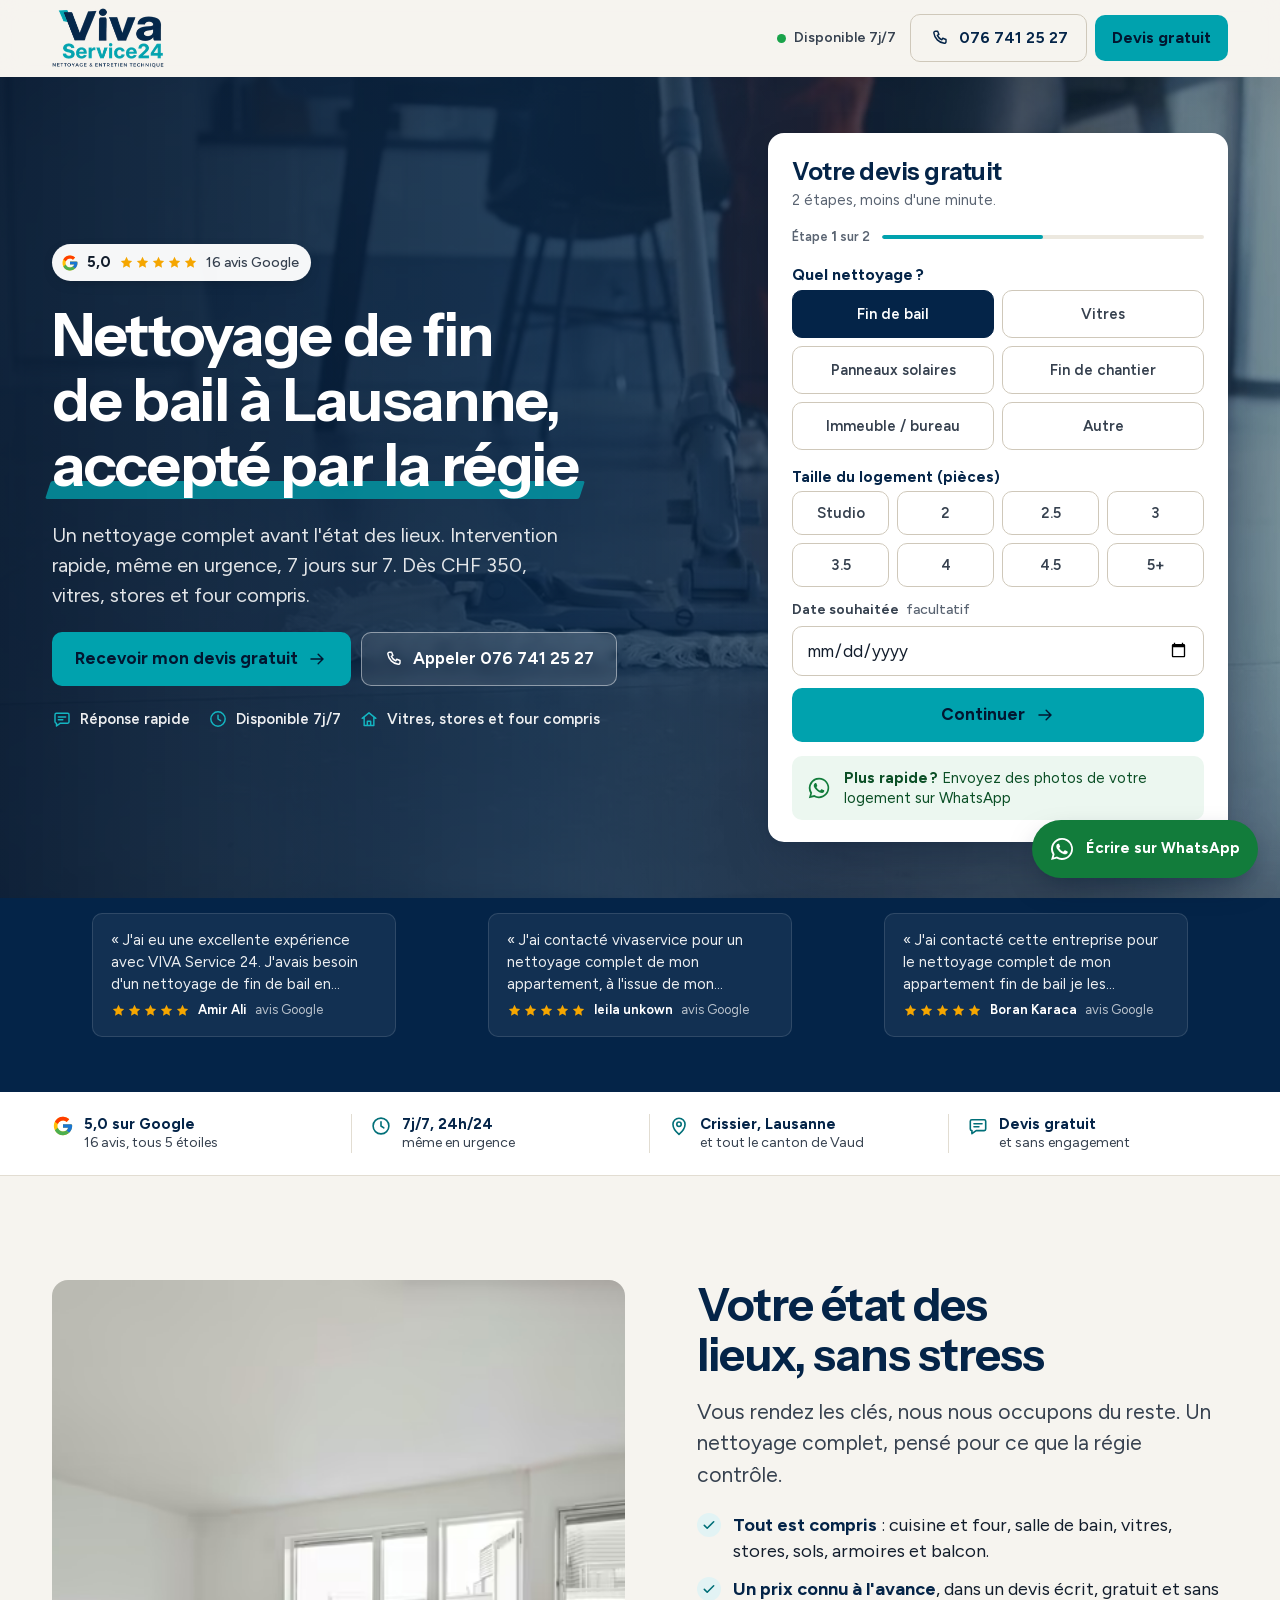
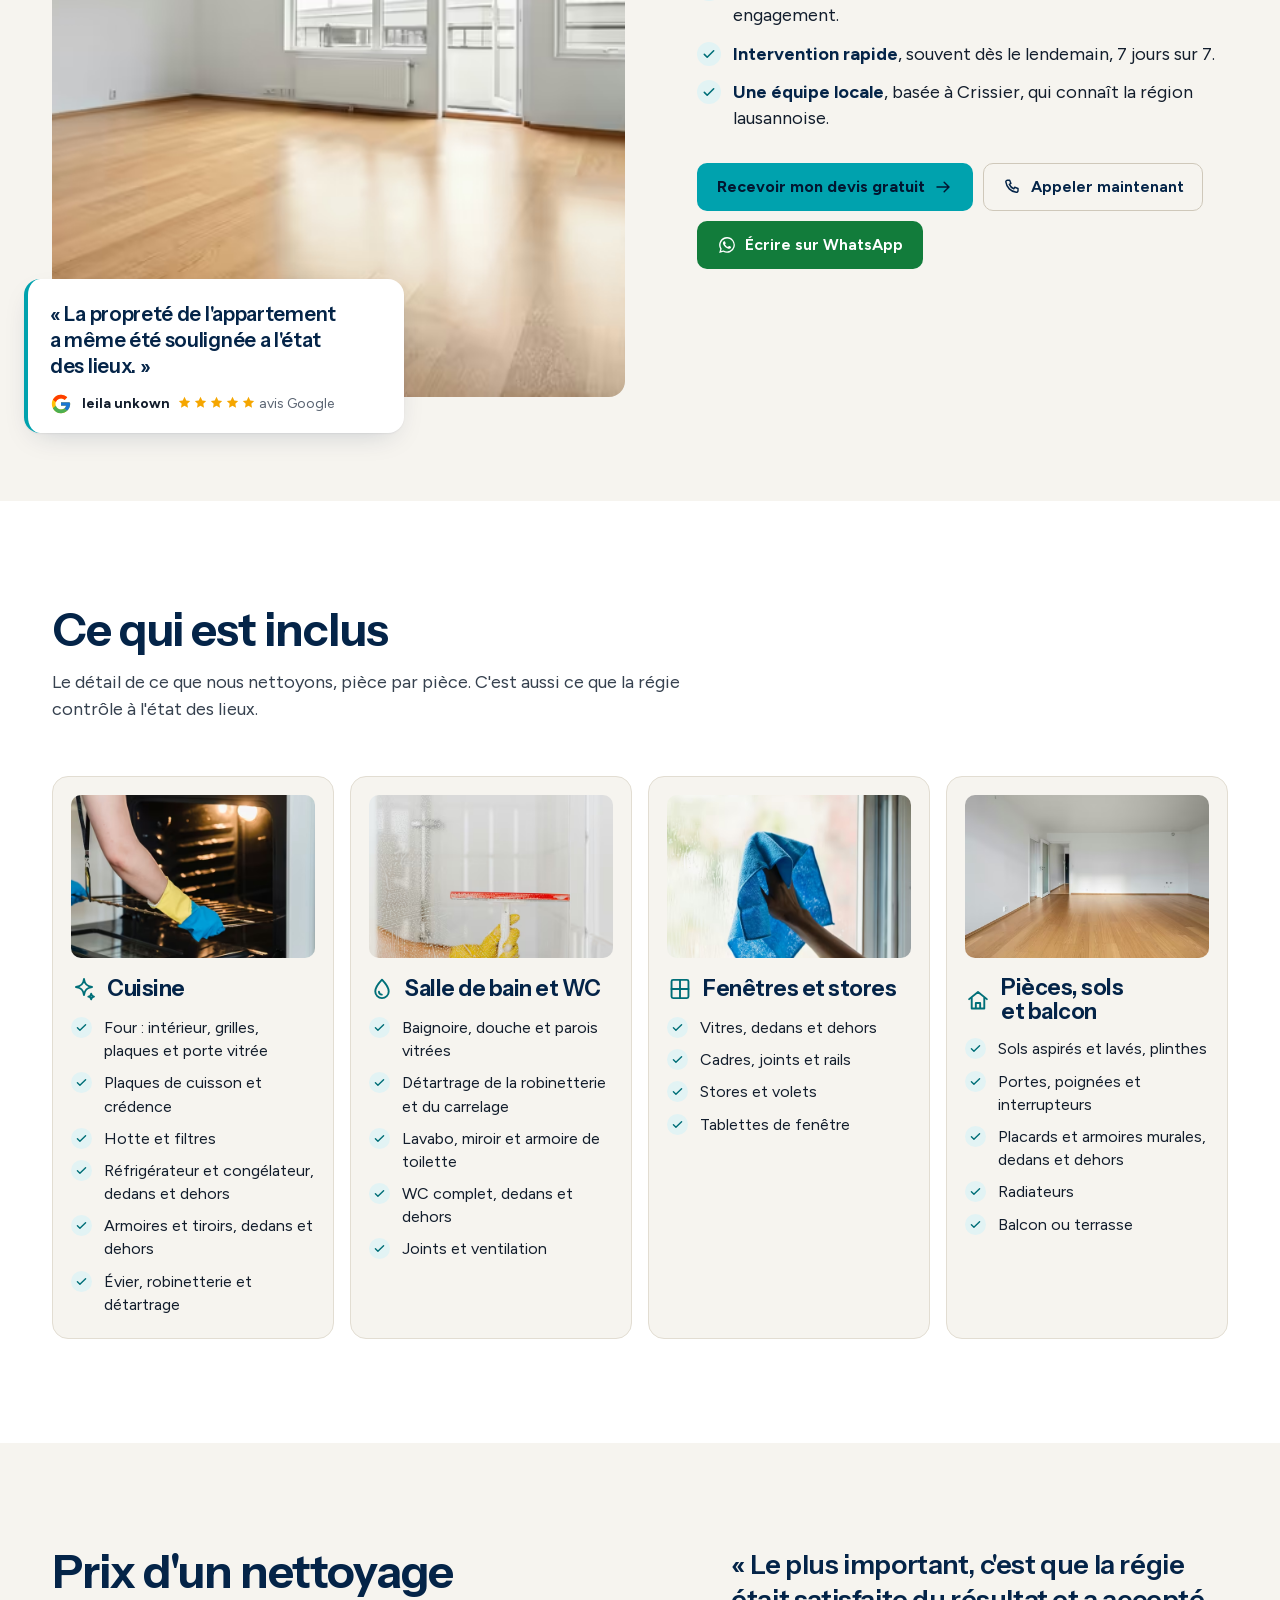
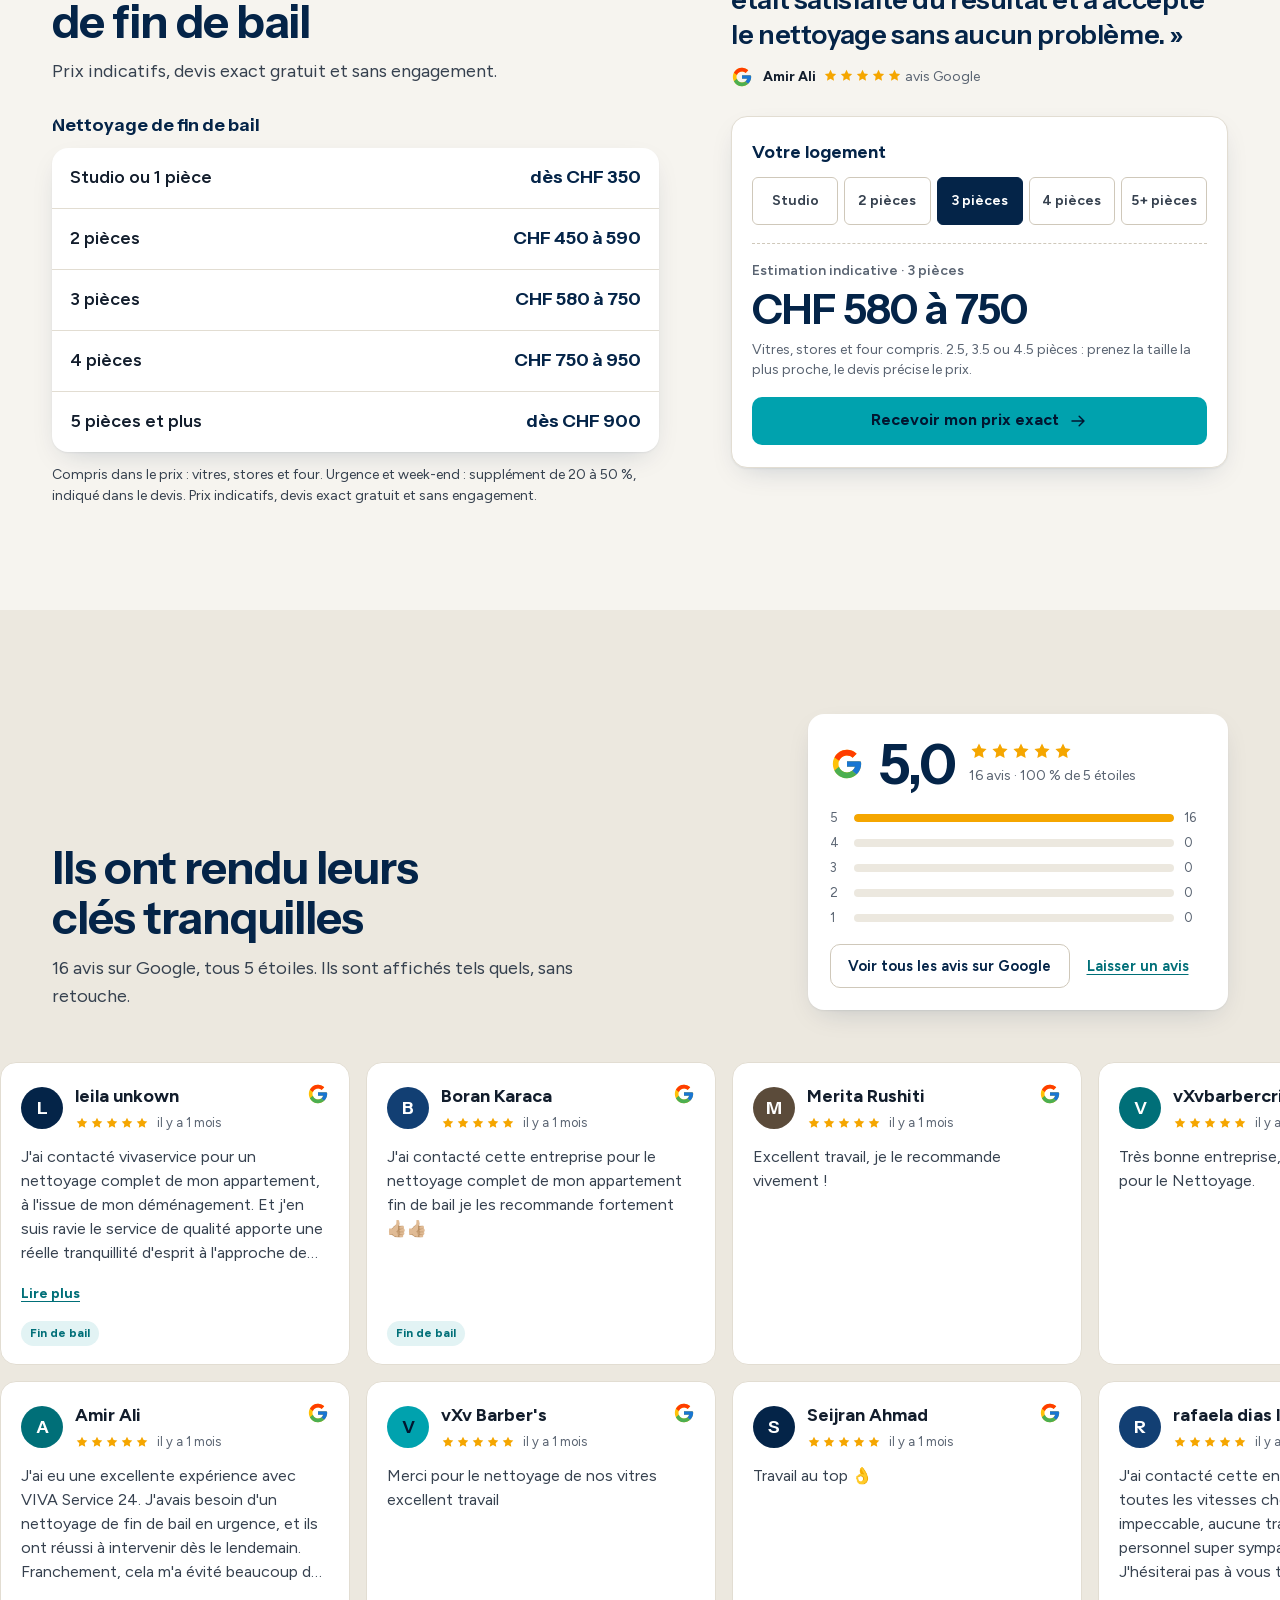
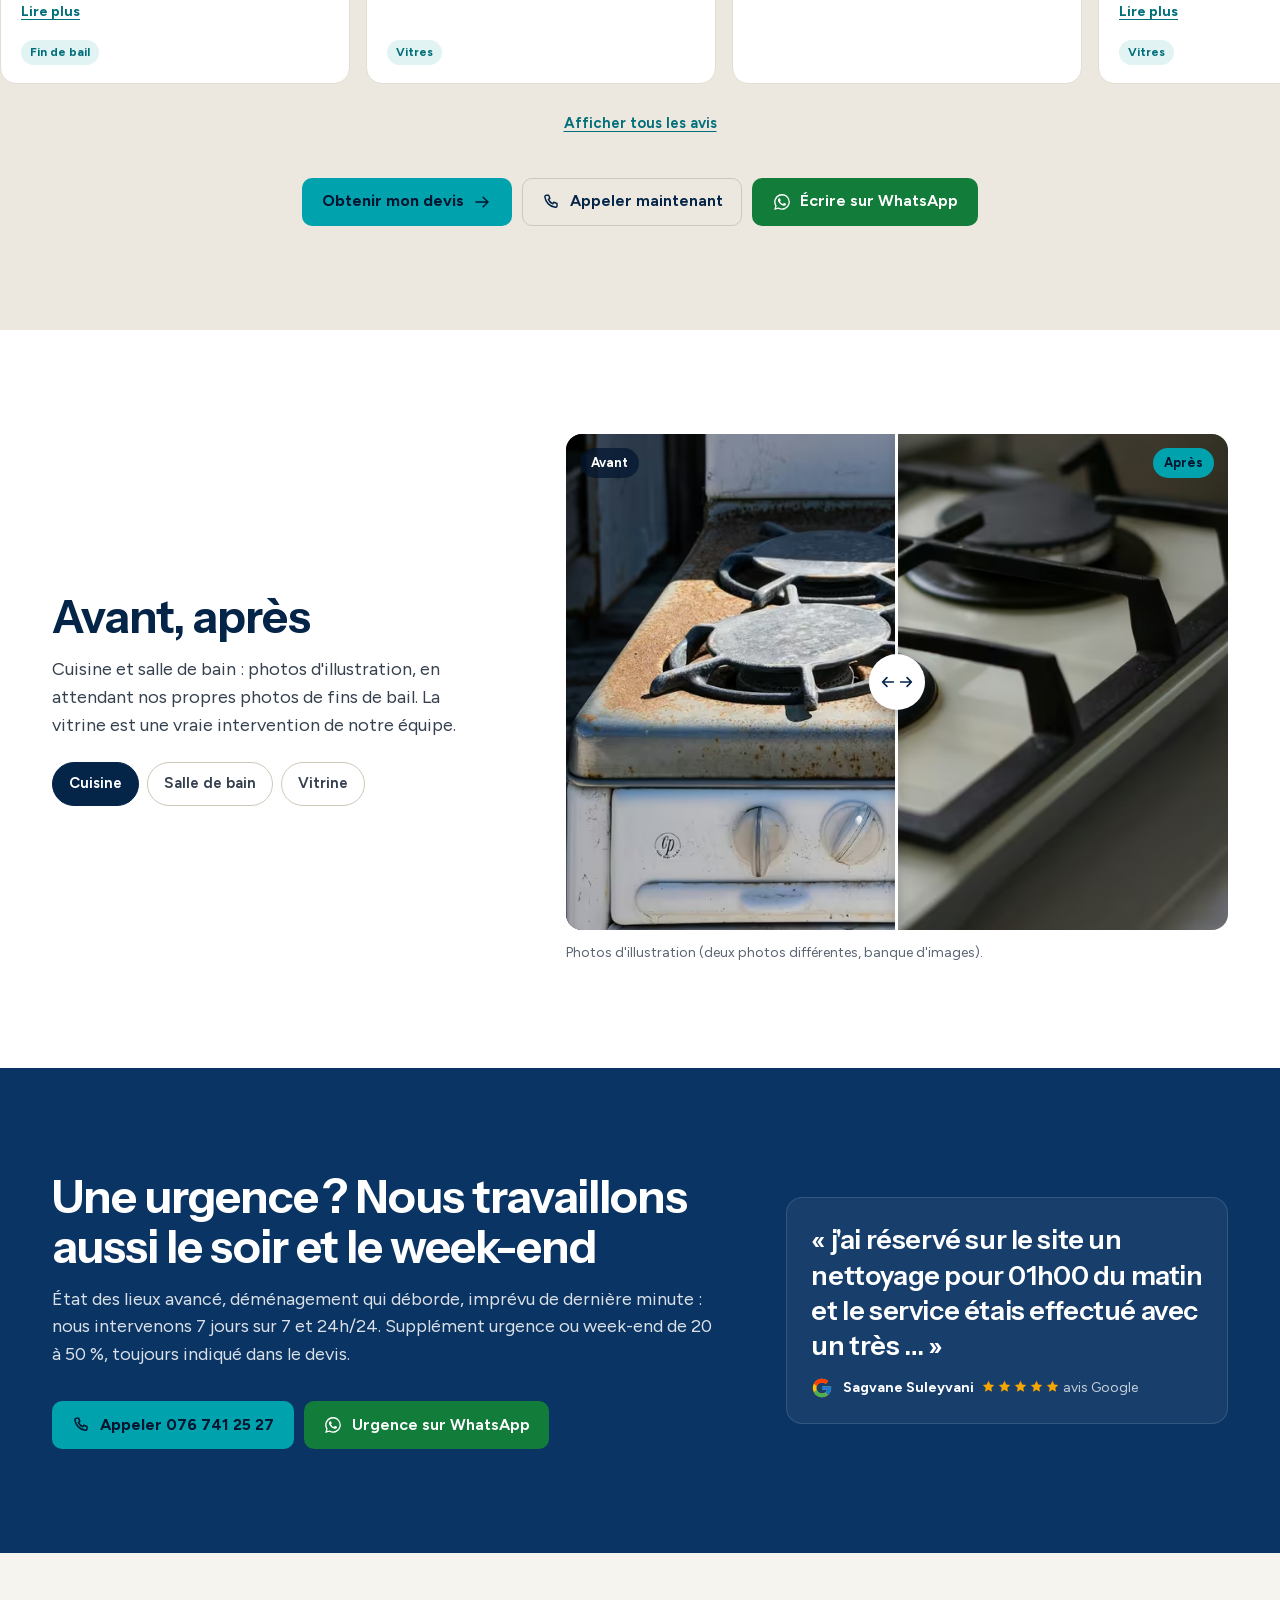
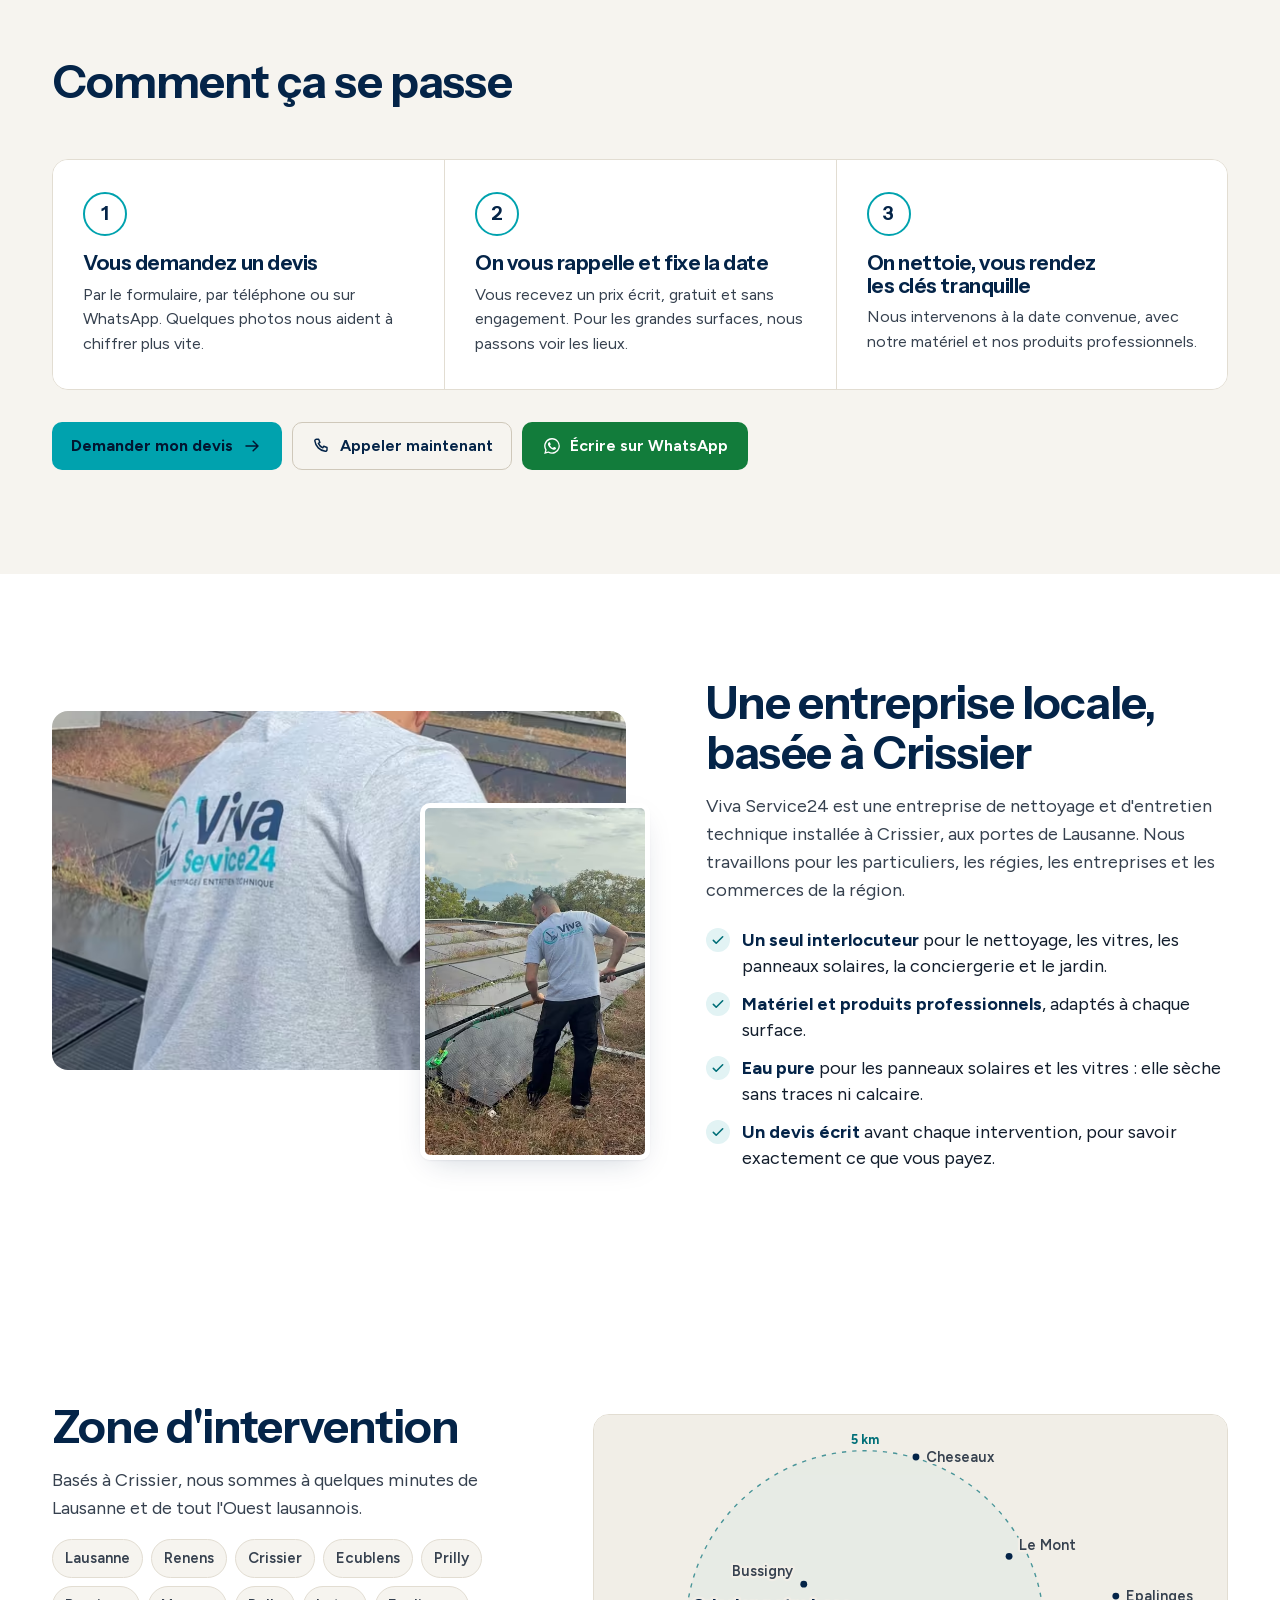
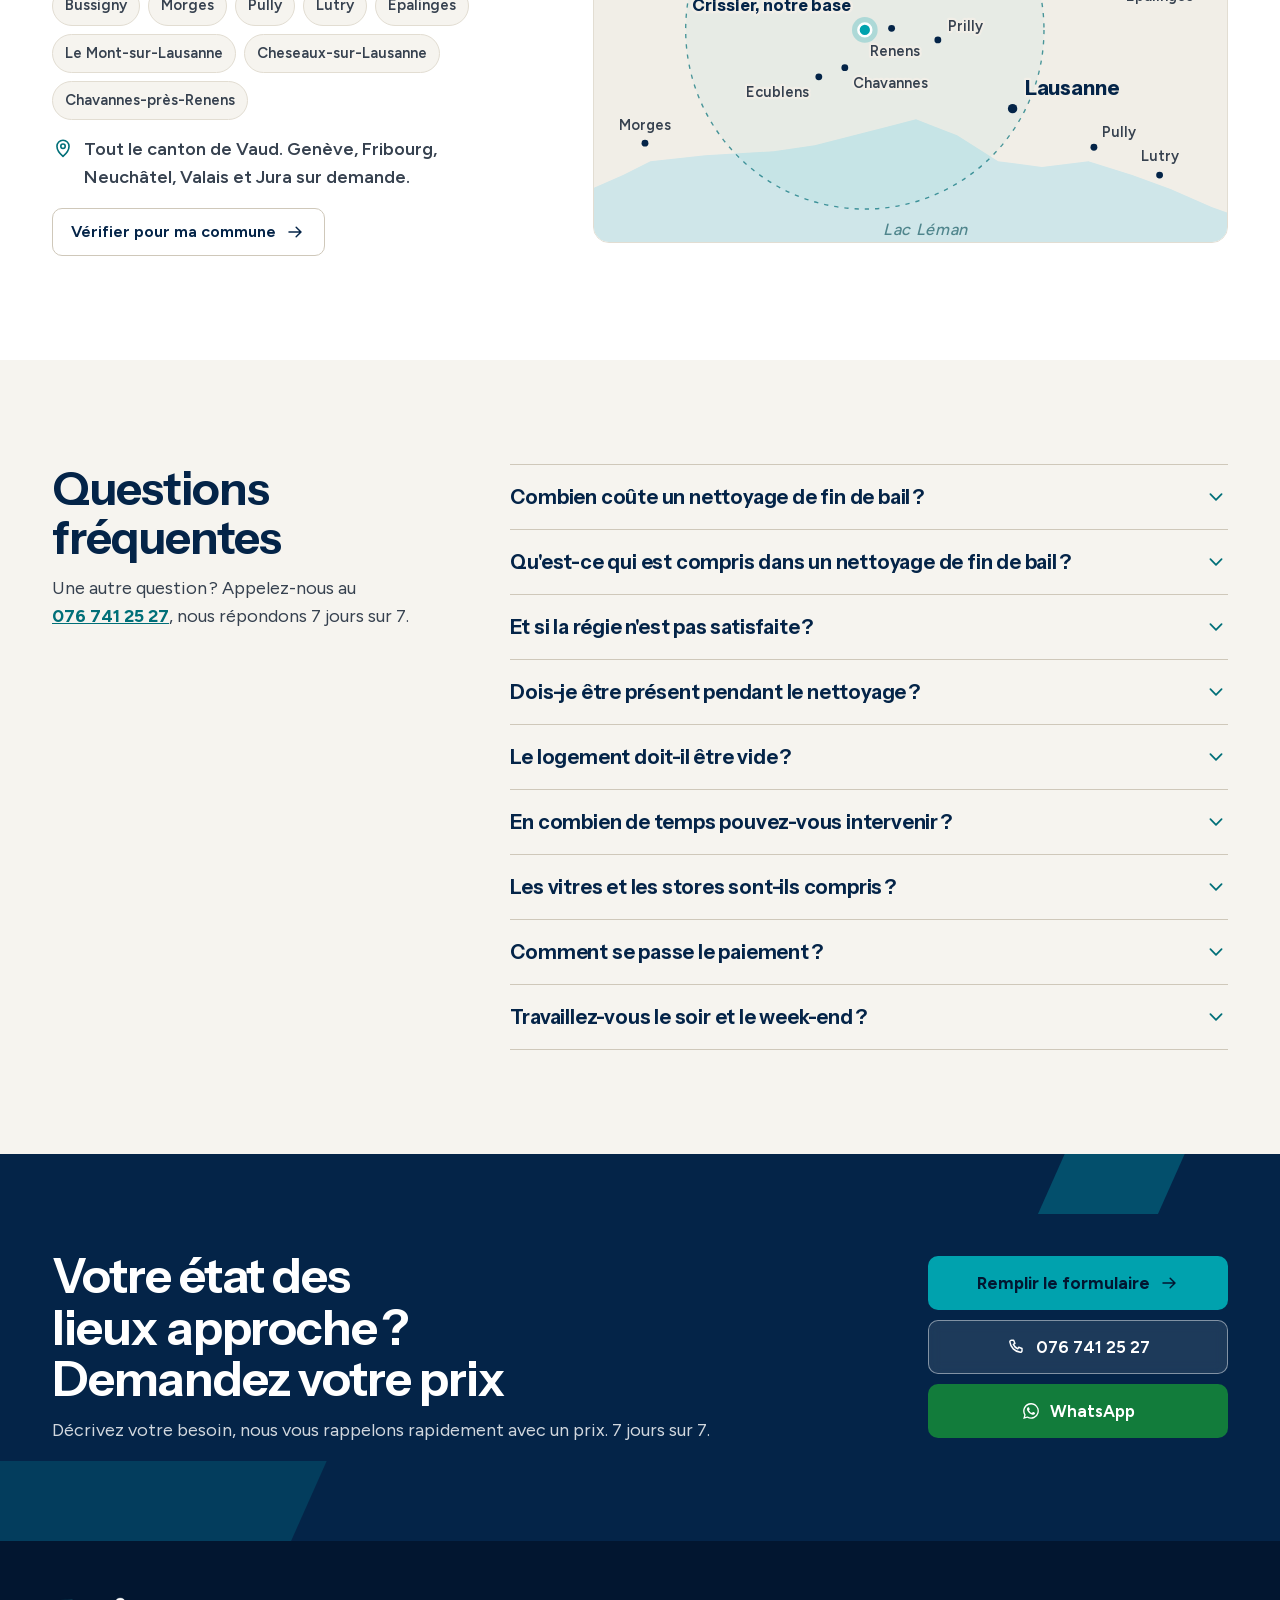
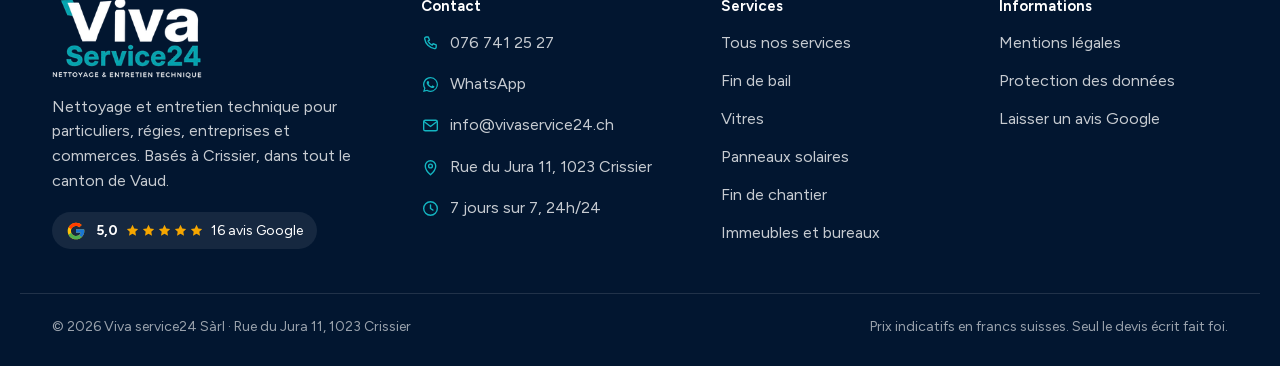
<file: fin-de-bail/index.html>
<!doctype html>
<html lang="fr-CH">
<head>
<meta charset="utf-8">
<meta name="viewport" content="width=device-width, initial-scale=1, viewport-fit=cover">
<title>Nettoyage fin de bail Lausanne · Devis gratuit · Viva Service24</title>
<meta name="description" content="Nettoyage de fin de bail à Lausanne et dans le canton de Vaud, accepté par la régie. Dès CHF 350, vitres, stores et four compris. 5,0 sur Google. Devis gratuit.">
<link rel="canonical" href="https://welcometothenextlevel.github.io/vivaservice24/fin-de-bail/">
<meta name="theme-color" content="#042448">
<meta property="og:type" content="website">
<meta property="og:locale" content="fr_CH">
<meta property="og:site_name" content="Viva Service24">
<meta property="og:title" content="Nettoyage fin de bail Lausanne · Devis gratuit · Viva Service24">
<meta property="og:description" content="Nettoyage de fin de bail à Lausanne et dans le canton de Vaud, accepté par la régie. Dès CHF 350, vitres, stores et four compris. 5,0 sur Google. Devis gratuit.">
<meta property="og:url" content="https://welcometothenextlevel.github.io/vivaservice24/fin-de-bail/">
<meta property="og:image" content="https://welcometothenextlevel.github.io/vivaservice24/img/og-share.jpg">
<meta property="og:image:width" content="1200">
<meta property="og:image:height" content="630">
<meta property="og:image:alt" content="Membre de l'équipe Viva Service24 en t-shirt de l'entreprise, sur un toit de panneaux solaires">
<meta name="twitter:card" content="summary_large_image">
<meta name="twitter:title" content="Nettoyage fin de bail Lausanne · Devis gratuit · Viva Service24">
<meta name="twitter:description" content="Nettoyage de fin de bail à Lausanne et dans le canton de Vaud, accepté par la régie. Dès CHF 350, vitres, stores et four compris. 5,0 sur Google. Devis gratuit.">
<meta name="twitter:image" content="https://welcometothenextlevel.github.io/vivaservice24/img/og-share.jpg">
<link rel="icon" href="../favicon.ico" sizes="any">
<link rel="icon" href="../img/brand/favicon.svg" type="image/svg+xml">
<link rel="apple-touch-icon" href="../img/brand/apple-touch-icon.png">
<link rel="manifest" href="../site.webmanifest">
<link rel="preload" href="../fonts/figtree-latin.woff2" as="font" type="font/woff2" crossorigin>
<link rel="preload" href="../fonts/instrument-sans-latin.woff2" as="font" type="font/woff2" crossorigin>
<link rel="preload" as="image" type="image/avif" imagesrcset="../img/stock/hero-poster-768.avif 768w, ../img/stock/hero-poster-1280.avif 1280w, ../img/stock/hero-poster-1600.avif 1600w" imagesizes="100vw" fetchpriority="high">
<style>@font-face{font-family:"Figtree";src:url(../fonts/figtree-latin.woff2) format("woff2");font-weight:300 900;font-style:normal;font-display:swap}@font-face{font-family:"Instrument Sans";src:url(../fonts/instrument-sans-latin.woff2) format("woff2");font-weight:400 700;font-stretch:75% 100%;font-style:normal;font-display:swap}:root{--navy:#042448;--navy-2:#0a3463;--navy-3:#123f73;--navy-deep:#021630;--teal:#00a2ae;--teal-2:#14b5c1;--teal-ink:#006f78;--teal-50:#e2f3f4;--teal-100:#c4e8ea;--paper:#f6f4ef;--paper-2:#ece8df;--white:#fff;--line:#e2ddd2;--line-2:#cfc8ba;--ink:#121d2c;--ink-2:#36414f;--muted:#5a6472;--gold:#f5a600;--wa:#127c3b;--wa-2:#0e6a32;--r:10px;--r-sm:6px;--r-lg:16px;--sh:0 1px 2px rgba(4,36,72,.06),0 10px 30px -12px rgba(4,36,72,.22);--sh-lg:0 2px 4px rgba(2,22,48,.08),0 28px 60px -24px rgba(2,22,48,.45);--f-h:"Instrument Sans",ui-sans-serif,system-ui,-apple-system,"Segoe UI",sans-serif;--f-b:"Figtree",ui-sans-serif,system-ui,-apple-system,"Segoe UI",sans-serif;--hd:64px;--gut:20px;}*,*::before,*::after{box-sizing:border-box}html{-webkit-text-size-adjust:100%;text-size-adjust:100%;scroll-behavior:smooth;scroll-padding-top:calc(var(--hd) + 12px)}@media (prefers-reduced-motion:reduce){html{scroll-behavior:auto}}body{margin:0;background:var(--paper);color:var(--ink);font:400 17px/1.55 var(--f-b);-webkit-font-smoothing:antialiased;text-rendering:optimizeLegibility;overflow-x:hidden}@media (min-width:980px){body{font-size:18px}}img,svg,video{display:block;max-width:100%}img{height:auto}picture{display:contents}a{color:inherit}h1,h2,h3{font-family:var(--f-h);font-weight:650;line-height:1.08;letter-spacing:-.022em;margin:0;color:var(--navy);text-wrap:balance}p{margin:0}ul,ol{margin:0;padding:0;list-style:none}button,input,select,textarea{font:inherit;color:inherit}:focus-visible{outline:3px solid var(--teal);outline-offset:3px;border-radius:4px}.container{width:100%;max-width:1240px;margin-inline:auto;padding-inline:var(--gut)}@media (min-width:768px){:root{--gut:32px}}.sr-only{position:absolute!important;width:1px;height:1px;padding:0;margin:-1px;overflow:hidden;clip:rect(0,0,0,0);white-space:nowrap;border:0}.skip{position:absolute;left:12px;top:-60px;z-index:100;background:var(--navy);color:#fff;padding:10px 14px;border-radius:var(--r-sm);text-decoration:none}.skip:focus{top:12px}.ic{width:1.2em;height:1.2em;flex:none;fill:none;stroke:currentColor;stroke-width:1.75;stroke-linecap:round;stroke-linejoin:round}.ic--g{stroke:none}.hl{position:relative;white-space:nowrap;z-index:0}.hl::after{content:"";position:absolute;z-index:-1;left:-.06em;right:-.06em;bottom:.04em;height:.3em;background:var(--teal);opacity:.55;transform:skewX(-18deg);border-radius:2px}.stars{display:inline-flex;gap:1px;color:var(--gold);vertical-align:-2px}.stars svg{width:15px;height:15px}.btn{--bg:var(--navy);--fg:#fff;display:inline-flex;align-items:center;justify-content:center;gap:.55em;min-height:48px;padding:.7em 1.15em;border-radius:var(--r);border:1.5px solid transparent;background:var(--bg);color:var(--fg);font:650 16px/1.15 var(--f-b);text-decoration:none;cursor:pointer;transition:transform .18s ease,box-shadow .18s ease,background-color .18s ease;-webkit-tap-highlight-color:transparent;white-space:nowrap}.btn .ic{width:20px;height:20px}.btn:hover{transform:translateY(-1px);box-shadow:0 8px 20px -10px rgba(4,36,72,.45)}.btn:active{transform:translateY(0)}.btn--primary{--bg:var(--teal);--fg:var(--navy-deep);font-weight:700}.btn--primary:hover{--bg:var(--teal-2)}.btn--ghost{--bg:transparent;--fg:var(--navy);border-color:var(--line-2)}.btn--ghost:hover{border-color:var(--navy);box-shadow:none}.btn--light{--bg:rgba(255,255,255,.1);--fg:#fff;border-color:rgba(255,255,255,.45);backdrop-filter:blur(6px);-webkit-backdrop-filter:blur(6px)}.btn--light:hover{--bg:rgba(255,255,255,.18);border-color:#fff}.btn--wa{--bg:var(--wa);--fg:#fff}.btn--wa:hover{--bg:var(--wa-2)}.btn--text{--bg:transparent;--fg:var(--teal-ink);text-decoration:underline;text-underline-offset:3px;padding-inline:.4em}.btn--text:hover{box-shadow:none}.btn--lg{min-height:54px;font-size:17px;padding:.8em 1.3em}.btn--sm{min-height:44px;font-size:15px}.btn--block{width:100%}.hd{position:sticky;top:0;z-index:50;background:rgba(246,244,239,.92);backdrop-filter:saturate(1.4) blur(12px);-webkit-backdrop-filter:saturate(1.4) blur(12px);border-bottom:1px solid transparent;transition:border-color .2s,box-shadow .2s}.hd.is-stuck{border-bottom-color:var(--line);box-shadow:0 6px 20px -16px rgba(4,36,72,.5)}.hd__in{height:var(--hd);display:flex;align-items:center;gap:16px}.hd__logo{display:block;flex:none;margin-right:auto}.hd__logo img{width:92px;height:auto}.hd__nav{display:none}.hd__act{display:flex;align-items:center;gap:8px}.live{display:none;align-items:center;gap:8px;font-size:14px;font-weight:600;color:var(--ink-2);white-space:nowrap}.live__dot{position:relative;width:9px;height:9px;border-radius:50%;background:#19a34a}.live__dot::after{content:"";position:absolute;inset:-4px;border-radius:50%;border:2px solid #19a34a;opacity:0;animation:pulse 2.4s ease-out infinite}@keyframes pulse{0%{transform:scale(.5);opacity:.7}100%{transform:scale(1.5);opacity:0}}@media (prefers-reduced-motion:reduce){.live__dot::after{animation:none}}.hd__tel{display:none}.hd__call{display:grid;place-items:center;width:46px;height:46px;border-radius:50%;border:1.5px solid var(--line-2);color:var(--navy);text-decoration:none}.hd__call .ic{width:21px;height:21px}.hd__cta{min-height:46px;padding-inline:1em}.hd__cta .lg{display:none}@media (min-width:640px){.hd__logo img{width:104px}.hd__cta .lg{display:inline}.hd__cta .sm{display:none}}@media (min-width:900px){:root{--hd:76px}.hd__call{display:none}.hd__tel{display:inline-flex}.live{display:inline-flex;margin-right:6px}.hd__logo img{width:112px}}@media (min-width:1260px){.hd__nav{display:block;margin-right:auto}.hd__in:has(.hd__nav) .hd__logo{margin-right:12px}.hd__nav ul{display:flex;gap:2px}.hd__nav a{display:block;padding:8px 12px;border-radius:var(--r-sm);text-decoration:none;font-size:15px;font-weight:600;color:var(--ink-2);white-space:nowrap}.hd__nav a:hover{color:var(--navy);background:var(--paper-2)}}.hero{position:relative;isolation:isolate;color:#fff;background:var(--navy);overflow:hidden}.hero__media{position:absolute;inset:0;z-index:-1}.hero__media::after{content:"";position:absolute;inset:0;background:linear-gradient(180deg,rgba(2,22,48,.62) 0%,rgba(4,36,72,.8) 42%,var(--navy) 62%)}.hero__img,.hero__video{position:absolute;inset:0 0 auto 0;width:100%;height:62%;min-height:420px;object-fit:cover}.hero__video{opacity:0;transition:opacity .8s ease}.hero__video.is-on{opacity:1}.hero__grid{display:grid;gap:28px;padding-top:28px;padding-bottom:32px}.hero__copy{display:flex;flex-direction:column;align-items:flex-start;gap:18px}.gbadge{display:inline-flex;align-items:center;gap:8px;padding:7px 12px 7px 9px;border-radius:999px;background:rgba(255,255,255,.96);color:var(--ink);text-decoration:none;font-size:14px;box-shadow:0 4px 16px -8px rgba(0,0,0,.4)}.gbadge .ic--g{width:18px;height:18px}.gbadge b{font-size:15px}.gbadge>span:last-child{color:var(--ink-2);font-weight:500}.gbadge--dark{background:var(--white);border:1px solid var(--line)}.hero h1{color:#fff;font-size:clamp(34px,7.4vw,60px);max-width:16ch}.hero .hl::after{opacity:.75}.hero__sub{font-size:18px;line-height:1.5;color:rgba(255,255,255,.88);max-width:40ch}.hero__ctas{display:flex;flex-direction:column;gap:10px;width:100%}.hero__ctas .btn{width:100%}.hero__points{display:flex;flex-wrap:wrap;gap:10px 18px;font-size:15px;font-weight:600;color:rgba(255,255,255,.92)}.hero__points li{display:flex;align-items:center;gap:8px}.hero__points .ic{width:20px;height:20px;color:var(--teal-2)}@media (min-width:560px){.hero__ctas{flex-direction:row;flex-wrap:wrap;width:auto}.hero__ctas .btn{width:auto}}@media (min-width:980px){.hero__media::after{background:linear-gradient(90deg,rgba(2,22,48,.9) 0%,rgba(4,36,72,.78) 42%,rgba(4,36,72,.35) 100%)}.hero__img,.hero__video{height:100%}.hero__grid{grid-template-columns:minmax(0,1fr) 440px;align-items:center;gap:48px;padding-top:56px;padding-bottom:56px;min-height:min(760px,calc(100vh - var(--hd)))}.hero__copy{gap:22px}.hero__sub{font-size:20px}}@media (min-width:1180px){.hero__grid{grid-template-columns:minmax(0,1fr) 460px;gap:72px}}.qf{position:relative;background:var(--white);color:var(--ink);border-radius:var(--r-lg);padding:22px 18px 18px;box-shadow:var(--sh-lg)}@media (min-width:420px){.qf{padding:26px 24px 22px}}.qf__head{margin-bottom:16px}.qf__title{font:650 24px/1.1 var(--f-h);color:var(--navy);letter-spacing:-.02em}.qf__sub{margin-top:4px;font-size:15px;color:var(--muted)}.qf__prog{display:flex;align-items:center;gap:12px;margin-top:14px;font-size:13px;font-weight:600;color:var(--muted)}.qf__bar{flex:1;height:4px;border-radius:4px;background:var(--paper-2);overflow:hidden}.qf__bar i{display:block;height:100%;width:50%;background:var(--teal);border-radius:4px;transition:width .35s ease}.qf.is-step2 .qf__bar i{width:100%}.qf__step{border:0;margin:0;padding:0;min-width:0;display:grid;gap:12px}.js .qf__step[data-step="2"]{display:none}.js .qf.is-step2 .qf__step[data-step="1"]{display:none}.js .qf.is-step2 .qf__step[data-step="2"]{display:grid}.qf__legend{font-weight:700;font-size:16px;color:var(--navy);padding:0;margin-bottom:2px}.qf__legend--sm{font-size:15px;margin-top:4px}.chips{display:grid;grid-template-columns:1fr 1fr;gap:8px}.chips--rooms{grid-template-columns:repeat(4,1fr)}.chip{position:relative;display:block}.chip input{position:absolute;opacity:0;inset:0;width:100%;height:100%;margin:0;cursor:pointer}.chip span{display:flex;align-items:center;justify-content:center;text-align:center;min-height:48px;padding:8px 10px;border:1.5px solid var(--line-2);border-radius:var(--r);font-size:15px;font-weight:600;line-height:1.2;color:var(--ink-2);background:var(--white);transition:border-color .15s,background-color .15s,color .15s}.chip--sm span{min-height:44px;font-size:15px;padding:6px}.chip input:hover+span{border-color:var(--navy-3)}.chip input:checked+span{border-color:var(--navy);background:var(--navy);color:#fff}.chip input:focus-visible+span{outline:3px solid var(--teal);outline-offset:2px}.field{display:grid;gap:5px}.field__l{font-size:14px;font-weight:650;color:var(--ink-2)}.field__l em{font-style:normal;font-weight:500;color:var(--muted);margin-left:4px}.field__i{width:100%;min-height:50px;padding:12px 14px;border:1.5px solid var(--line-2);border-radius:var(--r);background:var(--white);font-size:17px;line-height:1.3;color:var(--ink);transition:border-color .15s,box-shadow .15s;appearance:none;-webkit-appearance:none}textarea.field__i{min-height:84px;resize:vertical}input[type=date].field__i{min-height:50px}.field__i::placeholder{color:#9199a3}.field__i:focus{outline:none;border-color:var(--navy);box-shadow:0 0 0 3px rgba(0,162,174,.28)}.field__i[aria-invalid=true]{border-color:#b42318}.qf__err{display:none;margin-top:-6px;font-size:14px;font-weight:600;color:#b42318}.qf__err.is-on{display:block}.qf__fine{font-size:13px;line-height:1.45;color:var(--muted);text-align:center}.qf__back{display:inline-flex;align-items:center;justify-content:center;gap:6px;min-height:44px;background:none;border:0;color:var(--muted);font-size:14px;font-weight:600;cursor:pointer}.qf__back .ic{width:16px;height:16px}.qf__status{font-size:15px;font-weight:600}.qf__status:empty{display:none}.qf__status{margin-top:12px;padding:12px 14px;border-radius:var(--r);background:#fef3f2;color:#912018}.qf__status a{font-weight:700}.qf__wa{display:flex;align-items:center;gap:12px;margin-top:14px;padding:12px 14px;border-radius:var(--r);background:#ecf7f0;color:#0b4f26;text-decoration:none;font-size:15px;line-height:1.35}.qf__wa .ic{width:26px;height:26px;color:var(--wa)}.qf__wa:hover{background:#dff1e6}.hp{position:absolute!important;left:-9999px;width:1px;height:1px;overflow:hidden}.js .qf__bail[hidden]{display:none}.rstrip{background:var(--navy);color:#fff}.trust{background:var(--white);border-bottom:1px solid var(--line)}.trust__in{display:grid;grid-template-columns:1fr 1fr;gap:14px 18px;padding-block:18px;font-size:14px;line-height:1.35;color:var(--ink-2)}.trust__in li{display:flex;align-items:flex-start;gap:10px}.trust__in .ic{width:22px;height:22px;color:var(--teal-ink);margin-top:1px}.trust__in b{display:block;color:var(--navy);font-size:15px}@media (min-width:900px){.trust__in{grid-template-columns:repeat(4,1fr);padding-block:22px}.trust__in li+li{border-left:1px solid var(--line);padding-left:18px}}</style>
<link rel="preload" href="../css/site.css?v=7" as="style" onload="this.onload=null;this.rel='stylesheet'">
<noscript><link rel="stylesheet" href="../css/site.css?v=7"></noscript>
<script>document.documentElement.classList.add('js')</script>
<script type="application/ld+json">{"@context":"https://schema.org","@type":["LocalBusiness","HomeAndConstructionBusiness"],"@id":"https://welcometothenextlevel.github.io/vivaservice24/#entreprise","name":"Viva Service24","alternateName":"Entreprise de nettoyage VIVA service24","legalName":"Viva service24 Sàrl","slogan":"Nettoyage & entretien technique","url":"https://welcometothenextlevel.github.io/vivaservice24/","logo":"https://welcometothenextlevel.github.io/vivaservice24/img/brand/logo.png","image":"https://welcometothenextlevel.github.io/vivaservice24/img/real/equipe-tshirt-1360.webp","telephone":"+41 76 741 25 27","email":"info@vivaservice24.ch","priceRange":"CHF 45 à 950","currenciesAccepted":"CHF","address":{"@type":"PostalAddress","streetAddress":"Rue du Jura 11","postalCode":"1023","addressLocality":"Crissier","addressRegion":"VD","addressCountry":"CH"},"geo":{"@type":"GeoCoordinates","latitude":46.5395,"longitude":6.5783},"openingHoursSpecification":[{"@type":"OpeningHoursSpecification","dayOfWeek":["Monday","Tuesday","Wednesday","Thursday","Friday","Saturday","Sunday"],"opens":"00:00","closes":"23:59"}],"areaServed":[{"@type":"City","name":"Lausanne"},{"@type":"City","name":"Renens"},{"@type":"City","name":"Crissier"},{"@type":"City","name":"Ecublens"},{"@type":"City","name":"Prilly"},{"@type":"City","name":"Bussigny"},{"@type":"City","name":"Morges"},{"@type":"City","name":"Pully"},{"@type":"City","name":"Lutry"},{"@type":"City","name":"Epalinges"},{"@type":"City","name":"Le Mont-sur-Lausanne"},{"@type":"City","name":"Cheseaux-sur-Lausanne"},{"@type":"City","name":"Chavannes-près-Renens"},{"@type":"AdministrativeArea","name":"Canton de Vaud"}],"sameAs":["https://www.google.com/maps/search/?api=1&query=Entreprise%20de%20nettoyage%20VIVA%20service24%20Crissier"]}</script>
<script type="application/ld+json">{"@context":"https://schema.org","@type":"Service","name":"Nettoyage de fin de bail","serviceType":"Nettoyage de fin de bail","description":"Nettoyage complet de fin de bail avant l'état des lieux : cuisine, four, salle de bain, vitres, stores, sols, armoires, balcon.","url":"https://welcometothenextlevel.github.io/vivaservice24/fin-de-bail/","provider":{"@id":"https://welcometothenextlevel.github.io/vivaservice24/#entreprise"},"areaServed":[{"@type":"City","name":"Lausanne"},{"@type":"AdministrativeArea","name":"Canton de Vaud"}],"offers":{"@type":"Offer","priceCurrency":"CHF","price":"350","description":"Prix indicatif, devis exact gratuit et sans engagement"}}</script>
<script type="application/ld+json">{"@context":"https://schema.org","@type":"FAQPage","mainEntity":[{"@type":"Question","name":"Combien coûte un nettoyage de fin de bail ?","acceptedAnswer":{"@type":"Answer","text":"Comptez dès CHF 350 pour un studio, CHF 450 à 590 pour un 2 pièces, CHF 580 à 750 pour un 3 pièces, CHF 750 à 950 pour un 4 pièces et dès CHF 900 pour un 5 pièces. Vitres, stores et four sont compris. Ce sont des prix indicatifs : le devis, gratuit et sans engagement, fixe le prix exact selon la surface et l'état du logement."}},{"@type":"Question","name":"Qu'est-ce qui est compris dans un nettoyage de fin de bail ?","acceptedAnswer":{"@type":"Answer","text":"La cuisine complète (four, plaques, hotte, réfrigérateur, armoires dedans et dehors), la salle de bain et les WC avec détartrage, les fenêtres et leurs cadres, les stores, les sols, les portes et poignées, les placards et le balcon. Le détail figure dans le devis."}},{"@type":"Question","name":"Et si la régie n'est pas satisfaite ?","acceptedAnswer":{"@type":"Answer","text":"Appelez-nous dès l'état des lieux. Nous regardons avec vous les remarques de la régie et nous trouvons une solution ensemble. Nos clients nous écrivent régulièrement que la régie a accepté le nettoyage sans problème."}},{"@type":"Question","name":"Dois-je être présent pendant le nettoyage ?","acceptedAnswer":{"@type":"Answer","text":"Pas forcément. Dites-nous au moment du devis comment vous préférez procéder (présence sur place ou remise des clés) et nous organisons l'intervention en conséquence."}},{"@type":"Question","name":"Le logement doit-il être vide ?","acceptedAnswer":{"@type":"Answer","text":"Oui, idéalement. Le nettoyage de fin de bail se fait dans un logement vidé de ses meubles et cartons, pour que chaque surface, placard et sol soit accessible."}},{"@type":"Question","name":"En combien de temps pouvez-vous intervenir ?","acceptedAnswer":{"@type":"Answer","text":"Rapidement, souvent dès le lendemain selon nos disponibilités. Nous travaillons 7 jours sur 7, y compris en urgence. Urgence et week-end : supplément de 20 à 50 %, indiqué dans le devis."}},{"@type":"Question","name":"Les vitres et les stores sont-ils compris ?","acceptedAnswer":{"@type":"Answer","text":"Oui. Vitres, cadres, stores et four sont compris dans nos prix de fin de bail."}},{"@type":"Question","name":"Comment se passe le paiement ?","acceptedAnswer":{"@type":"Answer","text":"Les modalités de paiement sont indiquées dans votre devis. Posez-nous la question au moment de la demande, nous vous répondons tout de suite."}},{"@type":"Question","name":"Travaillez-vous le soir et le week-end ?","acceptedAnswer":{"@type":"Answer","text":"Oui, 7 jours sur 7 et 24h/24, comme indiqué sur notre fiche Google. Un supplément de 20 à 50 % s'applique pour les urgences et le week-end ; il est toujours indiqué dans le devis."}}]}</script>
</head>
<body>
<svg width="0" height="0" style="position:absolute" aria-hidden="true" focusable="false">
<defs>
<symbol id="i-phone" viewBox="0 0 24 24"><path d="M6.6 3.8h2.6l1.5 3.9-1.9 1.2a10.6 10.6 0 0 0 5.3 5.3l1.2-1.9 3.9 1.5v2.6a2 2 0 0 1-2.1 2A14.6 14.6 0 0 1 4.6 5.9a2 2 0 0 1 2-2.1z"/></symbol>
<symbol id="i-wa" viewBox="0 0 24 24"><path stroke="none" fill="currentColor" d="M12.04 2.5a9.43 9.43 0 0 0-8.1 14.24L2.6 21.5l4.88-1.28a9.43 9.43 0 1 0 4.56-17.72zm0 17.26a7.8 7.8 0 0 1-3.98-1.09l-.29-.17-2.9.76.78-2.83-.19-.3a7.82 7.82 0 1 1 6.58 3.63zm4.29-5.86c-.24-.12-1.4-.69-1.61-.77-.22-.08-.38-.12-.54.12-.16.24-.62.77-.76.93-.14.16-.28.18-.52.06-.24-.12-1-.37-1.91-1.18-.7-.63-1.18-1.41-1.32-1.65-.14-.24-.01-.37.1-.49.11-.11.24-.28.36-.42.12-.14.16-.24.24-.4.08-.16.04-.3-.02-.42-.06-.12-.54-1.3-.74-1.78-.2-.47-.4-.4-.54-.41h-.46a.89.89 0 0 0-.64.3 2.7 2.7 0 0 0-.84 2c0 1.18.86 2.32.98 2.48.12.16 1.69 2.58 4.1 3.62.57.25 1.02.4 1.37.51.58.18 1.1.16 1.52.1.46-.07 1.4-.57 1.6-1.13.2-.55.2-1.03.14-1.13-.06-.1-.22-.16-.46-.28z"/></symbol>
<symbol id="i-check" viewBox="0 0 24 24"><path d="M5 12.6l4.3 4.2L19 7.2"/></symbol>
<symbol id="i-clock" viewBox="0 0 24 24"><circle cx="12" cy="12" r="8.6"/><path d="M12 7.4V12l3.1 2"/></symbol>
<symbol id="i-pin" viewBox="0 0 24 24"><path d="M12 21.2s-6.6-5.7-6.6-11.1a6.6 6.6 0 0 1 13.2 0c0 5.4-6.6 11.1-6.6 11.1z"/><circle cx="12" cy="10.1" r="2.4"/></symbol>
<symbol id="i-mail" viewBox="0 0 24 24"><rect x="3.4" y="5.4" width="17.2" height="13.2" rx="2"/><path d="M4.2 7.2l7.8 6 7.8-6"/></symbol>
<symbol id="i-arrow" viewBox="0 0 24 24"><path d="M4.8 12h14.2M13.4 6.2l5.8 5.8-5.8 5.8"/></symbol>
<symbol id="i-chev" viewBox="0 0 24 24"><path d="M6.4 9.2l5.6 5.6 5.6-5.6"/></symbol>
<symbol id="i-back" viewBox="0 0 24 24"><path d="M19.2 12H5M10.6 6.2L4.8 12l5.8 5.8"/></symbol>
<symbol id="i-star" viewBox="0 0 24 24"><path stroke="none" fill="currentColor" d="M12 2.9l2.8 5.8 6.3.9-4.6 4.4 1.1 6.3L12 17.3l-5.6 3 1.1-6.3-4.6-4.4 6.3-.9z"/></symbol>
<symbol id="i-cal" viewBox="0 0 24 24"><rect x="3.8" y="5.4" width="16.4" height="14.8" rx="2"/><path d="M3.8 10h16.4M8.4 3.4v4M15.6 3.4v4"/></symbol>
<symbol id="i-reply" viewBox="0 0 24 24"><path d="M5.2 5.2h13.6a1.6 1.6 0 0 1 1.6 1.6v8.6a1.6 1.6 0 0 1-1.6 1.6H10l-4.6 3.4V17H5.2a1.6 1.6 0 0 1-1.6-1.6V6.8a1.6 1.6 0 0 1 1.6-1.6z"/><path d="M7.6 9.6h8.8M7.6 12.8h5.4"/></symbol>
<symbol id="i-home" viewBox="0 0 24 24"><path d="M3.8 11.2L12 4.6l8.2 6.6M6.2 9.4v10.4h11.6V9.4M10 19.8v-5h4v5"/></symbol>
<symbol id="i-key" viewBox="0 0 24 24"><circle cx="8" cy="15.6" r="4.2"/><path d="M11 12.6l8.6-8.6M16.2 7.4l2.4 2.4M13.8 9.8l2 2"/></symbol>
<symbol id="i-camera" viewBox="0 0 24 24"><rect x="3.4" y="7" width="17.2" height="12.4" rx="2"/><circle cx="12" cy="13.2" r="3.4"/><path d="M8.6 7l1.6-2.6h3.6L15.4 7"/></symbol>
<symbol id="i-drop" viewBox="0 0 24 24"><path d="M12 3.4s6.2 6.5 6.2 10.8a6.2 6.2 0 0 1-12.4 0C5.8 9.9 12 3.4 12 3.4z"/><path d="M9.2 14.6a2.9 2.9 0 0 0 2.6 2.6"/></symbol>
<symbol id="i-spark" viewBox="0 0 24 24"><path d="M12 2.8c.7 4.8 2.6 6.7 7.4 7.4-4.8.7-6.7 2.6-7.4 7.4-.7-4.8-2.6-6.7-7.4-7.4 4.8-.7 6.7-2.6 7.4-7.4z"/><path d="M18.6 16.4c.3 1.7 1 2.4 2.6 2.6-1.7.3-2.4 1-2.6 2.6-.3-1.7-1-2.4-2.6-2.6 1.7-.2 2.4-.9 2.6-2.6z"/></symbol>
<symbol id="i-building" viewBox="0 0 24 24"><path d="M5 20.4V4.6h9.4v15.8M14.4 9.4H19v11M3.4 20.4h17.2"/><path d="M8 8h3.4M8 11.4h3.4M8 14.8h3.4"/></symbol>
<symbol id="i-window" viewBox="0 0 24 24"><rect x="4.2" y="3.6" width="15.6" height="16.8" rx="1.4"/><path d="M12 3.6v16.8M4.2 12h15.6"/></symbol>
<symbol id="i-solar" viewBox="0 0 24 24"><path d="M3.4 18.4l3.1-10.6h11l3.1 10.6z"/><path d="M4.9 13.2h14.2M10.1 7.8l-1.1 10.6M13.9 7.8l1.1 10.6M12 18.4v2.4M8.6 20.8h6.8"/></symbol>
<symbol id="i-helmet" viewBox="0 0 24 24"><path d="M3.6 17.2h16.8M5.2 17.2a6.8 6.8 0 0 1 13.6 0"/><path d="M10 10.6V7h4v3.6"/></symbol>
<symbol id="i-leaf" viewBox="0 0 24 24"><path d="M5.2 19.4c0-8.2 5-13.6 14-13.6 0 9.2-5.2 14.4-13.4 14.4"/><path d="M5.2 19.4l7.4-7.6"/></symbol>
<symbol id="i-spray" viewBox="0 0 24 24"><path d="M8 9.4h5.6v11H8zM9.2 9.4V6.6h3.2v2.8M12.4 6.6h2.2M17 5.2h.01M19.2 7.4h.01M17 9.6h.01M19.2 3h.01"/></symbol>
<symbol id="i-play" viewBox="0 0 24 24"><path stroke="none" fill="currentColor" d="M8.4 5.6v12.8l10-6.4z"/></symbol>
<symbol id="i-pause" viewBox="0 0 24 24"><path d="M9 6v12M15 6v12"/></symbol>
<symbol id="i-x" viewBox="0 0 24 24"><path d="M6.4 6.4l11.2 11.2M17.6 6.4L6.4 17.6"/></symbol>
<symbol id="i-g" viewBox="0 0 48 48"><path stroke="none" fill="#FFC107" d="M43.6 20.5H42V20H24v8h11.3C33.7 32.7 29.2 36 24 36c-6.6 0-12-5.4-12-12s5.4-12 12-12c3.1 0 5.8 1.2 7.9 3.1l5.7-5.7C34 6.1 29.3 4 24 4 13 4 4 13 4 24s9 20 20 20 20-9 20-20c0-1.3-.1-2.4-.4-3.5z"/><path stroke="none" fill="#FF3D00" d="M6.3 14.7l6.6 4.8C14.7 15.1 19 12 24 12c3.1 0 5.8 1.2 7.9 3.1l5.7-5.7C34 6.1 29.3 4 24 4 16.3 4 9.7 8.3 6.3 14.7z"/><path stroke="none" fill="#4CAF50" d="M24 44c5.2 0 9.9-2 13.4-5.2l-6.2-5.2A11.9 11.9 0 0 1 24 36c-5.2 0-9.6-3.3-11.3-8l-6.5 5C9.5 39.6 16.2 44 24 44z"/><path stroke="none" fill="#1976D2" d="M43.6 20.5H42V20H24v8h11.3a12 12 0 0 1-4.1 5.6l6.2 5.2C37 39.2 44 34 44 24c0-1.3-.1-2.4-.4-3.5z"/></symbol>
</defs></svg><a class="skip" href="#contenu">Aller au contenu</a>
<header class="hd" data-header>
  <div class="hd__in container">
    <a class="hd__logo" href="../" aria-label="Viva Service24, accueil">
      <img src="../img/brand/logo-221.png" srcset="../img/brand/logo-221.png 221w, ../img/brand/logo.png 442w" sizes="110px" width="221" height="120" alt="Viva Service24">
    </a>
    
    <div class="hd__act">
      <span class="live"><i class="live__dot"></i>Disponible 7j/7</span>
      <a class="btn btn--ghost hd__tel" href="tel:+41767412527"><svg class="ic" aria-hidden="true"><use href="#i-phone"></use></svg><span>076 741 25 27</span></a>
      <a class="hd__call" href="tel:+41767412527" aria-label="Appeler le 076 741 25 27"><svg class="ic" aria-hidden="true"><use href="#i-phone"></use></svg></a>
      <a class="btn btn--primary hd__cta" href="#devis" data-to-form><span class="lg">Devis gratuit</span><span class="sm">Devis</span></a>
    </div>
  </div>
</header>
<main id="contenu">
<section class="hero" aria-labelledby="h1">
  <div class="hero__media" aria-hidden="true"><picture><source type="image/avif" srcset="../img/stock/hero-poster-1600.avif 1600w, ../img/stock/hero-poster-1280.avif 1280w, ../img/stock/hero-poster-768.avif 768w" sizes="100vw"><img src="../img/stock/hero-poster-768.webp" srcset="../img/stock/hero-poster-1600.webp 1600w, ../img/stock/hero-poster-1280.webp 1280w, ../img/stock/hero-poster-768.webp 768w" sizes="100vw" width="1600" height="900" alt="" fetchpriority="high" decoding="async" class="hero__img"></picture><video class="hero__video" muted playsinline loop preload="none" data-sm="../video/hero-768" data-lg="../video/hero-1280"></video></div>
  <div class="container hero__grid">
    <div class="hero__copy">
      <a class="gbadge" href="#avis"><svg class="ic ic--g" aria-hidden="true"><use href="#i-g"></use></svg><b>5,0</b><span class="stars" aria-hidden="true"><svg viewBox="0 0 24 24"><use href="#i-star"></use></svg><svg viewBox="0 0 24 24"><use href="#i-star"></use></svg><svg viewBox="0 0 24 24"><use href="#i-star"></use></svg><svg viewBox="0 0 24 24"><use href="#i-star"></use></svg><svg viewBox="0 0 24 24"><use href="#i-star"></use></svg></span><span>16 avis Google</span></a>
      <h1 id="h1">Nettoyage de fin de bail à Lausanne, <span class="hl">accepté par la régie</span></h1>
      <p class="hero__sub">Un nettoyage complet avant l'état des lieux. Intervention rapide, même en urgence, 7 jours sur 7. Dès CHF 350, vitres, stores et four compris.</p>
      <div class="hero__ctas">
        <a class="btn btn--primary btn--lg" href="#devis" data-to-form>Recevoir mon devis gratuit<svg class="ic" aria-hidden="true"><use href="#i-arrow"></use></svg></a>
        <a class="btn btn--light btn--lg" href="tel:+41767412527"><svg class="ic" aria-hidden="true"><use href="#i-phone"></use></svg>Appeler 076 741 25 27</a>
      </div>
      <ul class="hero__points"><li><svg class="ic" aria-hidden="true"><use href="#i-reply"></use></svg><span>Réponse rapide</span></li><li><svg class="ic" aria-hidden="true"><use href="#i-clock"></use></svg><span>Disponible 7j/7</span></li><li><svg class="ic" aria-hidden="true"><use href="#i-home"></use></svg><span>Vitres, stores et four compris</span></li></ul>
    </div>
    <div class="hero__form" id="devis"><form class="qf" id="devis-form" action="https://formsubmit.co/info@vivaservice24.ch" method="POST" novalidate data-merci="../merci/" data-page="Nettoyage fin de bail Lausanne · Devis gratuit · Viva Service24">
  <div class="qf__head">
    <p class="qf__title">Votre devis gratuit</p>
    <p class="qf__sub">2 étapes, moins d'une minute.</p>
    <div class="qf__prog" aria-hidden="true"><span class="qf__stepno">Étape <b data-stepno>1</b> sur 2</span><span class="qf__bar"><i></i></span></div>
  </div>
  <fieldset class="qf__step" data-step="1">
    <legend class="qf__legend">Quel nettoyage ?</legend>
    <div class="chips" data-group="service"><label class="chip"><input type="radio" name="service" value="Fin de bail" checked><span>Fin de bail</span></label><label class="chip"><input type="radio" name="service" value="Vitres"><span>Vitres</span></label><label class="chip"><input type="radio" name="service" value="Panneaux solaires"><span>Panneaux solaires</span></label><label class="chip"><input type="radio" name="service" value="Fin de chantier"><span>Fin de chantier</span></label><label class="chip"><input type="radio" name="service" value="Immeuble / bureau"><span>Immeuble / bureau</span></label><label class="chip"><input type="radio" name="service" value="Autre"><span>Autre</span></label></div>
    <p class="qf__err" data-err="service"></p>
    <div class="qf__bail" data-bail>
      <p class="qf__legend qf__legend--sm" id="lbl-pieces">Taille du logement (pièces)</p>
      <div class="chips chips--rooms" role="group" aria-labelledby="lbl-pieces" data-group="pieces"><label class="chip chip--sm"><input type="radio" name="pieces" value="Studio"><span>Studio</span></label><label class="chip chip--sm"><input type="radio" name="pieces" value="2"><span>2</span></label><label class="chip chip--sm"><input type="radio" name="pieces" value="2.5"><span>2.5</span></label><label class="chip chip--sm"><input type="radio" name="pieces" value="3"><span>3</span></label><label class="chip chip--sm"><input type="radio" name="pieces" value="3.5"><span>3.5</span></label><label class="chip chip--sm"><input type="radio" name="pieces" value="4"><span>4</span></label><label class="chip chip--sm"><input type="radio" name="pieces" value="4.5"><span>4.5</span></label><label class="chip chip--sm"><input type="radio" name="pieces" value="5+"><span>5+</span></label></div>
      <p class="qf__err" data-err="pieces"></p>
    </div>
    <label class="field"><span class="field__l">Date souhaitée <em>facultatif</em></span><input type="date" name="date" class="field__i"></label>
    <button type="button" class="btn btn--primary btn--block btn--lg" data-next>Continuer<svg class="ic" aria-hidden="true"><use href="#i-arrow"></use></svg></button>
  </fieldset>
  <fieldset class="qf__step" data-step="2">
    <legend class="qf__legend">Où vous rappeler ?</legend>
    <label class="field"><span class="field__l">Nom et prénom</span><input name="nom" class="field__i" autocomplete="name" required autocapitalize="words"></label>
    <p class="qf__err" data-err="nom"></p>
    <label class="field"><span class="field__l">Téléphone</span><input type="tel" name="telephone" class="field__i" inputmode="tel" autocomplete="tel" required placeholder="076 123 45 67"></label>
    <p class="qf__err" data-err="telephone"></p>
    <label class="field"><span class="field__l">Localité</span><input name="localite" class="field__i" list="towns" autocomplete="address-level2" placeholder="Lausanne, Renens, Morges…"></label>
    <datalist id="towns"><option value="Lausanne"></option><option value="Renens"></option><option value="Crissier"></option><option value="Ecublens"></option><option value="Prilly"></option><option value="Bussigny"></option><option value="Morges"></option><option value="Pully"></option><option value="Lutry"></option><option value="Epalinges"></option><option value="Le Mont-sur-Lausanne"></option><option value="Cheseaux-sur-Lausanne"></option><option value="Chavannes-près-Renens"></option></datalist>
    <label class="field"><span class="field__l">E-mail <em>facultatif</em></span><input type="email" name="email" class="field__i" inputmode="email" autocomplete="email"></label>
    <p class="qf__err" data-err="email"></p>
    <label class="field"><span class="field__l">Message <em>facultatif</em></span><textarea name="message" class="field__i" rows="3" placeholder="Accès, étage, état du logement, date de l'état des lieux…"></textarea></label>
    <div class="hp" aria-hidden="true"><label>Laisser vide<input name="_honey" tabindex="-1" autocomplete="off"></label></div>
    <input type="hidden" name="_subject" value="Nouvelle demande de devis · site web">
    <input type="hidden" name="_template" value="table">
    <input type="hidden" name="_captcha" value="false">
    <input type="hidden" name="_next" value="https://welcometothenextlevel.github.io/vivaservice24/merci/">
    <button type="submit" class="btn btn--primary btn--block btn--lg" data-submit>Recevoir mon devis gratuit</button>
    <p class="qf__fine">Gratuit et sans engagement · Réponse rapide · Vos données restent confidentielles</p>
    <button type="button" class="qf__back" data-prev><svg class="ic" aria-hidden="true"><use href="#i-back"></use></svg>Modifier le service</button>
  </fieldset>
  <p class="qf__status" role="status" aria-live="polite" data-status></p>
  <a class="qf__wa" href="https://wa.me/41767412527?text=Bonjour%2C%20je%20vous%20envoie%20des%20photos%20de%20mon%20logement%20pour%20un%20devis%20de%20fin%20de%20bail." data-wa target="_blank" rel="noopener"><svg class="ic" aria-hidden="true"><use href="#i-wa"></use></svg><span><b>Plus rapide ?</b> Envoyez des photos de votre logement sur WhatsApp</span></a>
</form></div>
  </div>
</section>
<div class="rstrip" data-strip="Amir Ali|leila unkown|Boran Karaca"></div><section class="trust" aria-label="En bref"><ul class="container trust__in"><li><svg class="ic ic--g" aria-hidden="true"><use href="#i-g"></use></svg><span><b>5,0 sur Google</b> 16 avis, tous 5 étoiles</span></li><li><svg class="ic" aria-hidden="true"><use href="#i-clock"></use></svg><span><b>7j/7, 24h/24</b> même en urgence</span></li><li><svg class="ic" aria-hidden="true"><use href="#i-pin"></use></svg><span><b>Crissier, Lausanne</b> et tout le canton de Vaud</span></li><li><svg class="ic" aria-hidden="true"><use href="#i-reply"></use></svg><span><b>Devis gratuit</b> et sans engagement</span></li></ul></section><section class="sec bail" id="fin-de-bail" aria-labelledby="bail-h">
  <div class="container bail__grid">
    <div class="bail__media">
      <figure class="bail__main"><picture><source type="image/avif" srcset="../img/stock/appart-vide-1600.avif 1600w, ../img/stock/appart-vide-1200.avif 1200w, ../img/stock/appart-vide-800.avif 800w" sizes="(min-width: 980px) 640px, 100vw"><img src="../img/stock/appart-vide-800.webp" srcset="../img/stock/appart-vide-1600.webp 1600w, ../img/stock/appart-vide-1200.webp 1200w, ../img/stock/appart-vide-800.webp 800w" sizes="(min-width: 980px) 640px, 100vw" width="1600" height="1066" alt="Appartement vide, parquet et murs blancs propres, prêt pour la remise des clés" loading="lazy" decoding="async"></picture></figure>
      <figure class="pq pq--float"><blockquote><p>« La propreté de l'appartement a même été soulignée a l'état des lieux. »</p></blockquote><figcaption><svg class="ic ic--g" aria-hidden="true"><use href="#i-g"></use></svg><span><b>leila unkown</b> <span class="stars" aria-hidden="true"><svg viewBox="0 0 24 24"><use href="#i-star"></use></svg><svg viewBox="0 0 24 24"><use href="#i-star"></use></svg><svg viewBox="0 0 24 24"><use href="#i-star"></use></svg><svg viewBox="0 0 24 24"><use href="#i-star"></use></svg><svg viewBox="0 0 24 24"><use href="#i-star"></use></svg></span> avis Google</span></figcaption></figure>
    </div>
    <div class="bail__copy">
      <h2 id="bail-h">Votre état des lieux, sans stress</h2>
      <p class="lead">Vous rendez les clés, nous nous occupons du reste. Un nettoyage complet, pensé pour ce que la régie contrôle.</p>
      <ul class="ticks">
        <li><svg class="ic" aria-hidden="true"><use href="#i-check"></use></svg><span><b>Tout est compris</b> : cuisine et four, salle de bain, vitres, stores, sols, armoires et balcon.</span></li>
        <li><svg class="ic" aria-hidden="true"><use href="#i-check"></use></svg><span><b>Un prix connu à l'avance</b>, dans un devis écrit, gratuit et sans engagement.</span></li>
        <li><svg class="ic" aria-hidden="true"><use href="#i-check"></use></svg><span><b>Intervention rapide</b>, souvent dès le lendemain, 7 jours sur 7.</span></li>
        <li><svg class="ic" aria-hidden="true"><use href="#i-check"></use></svg><span><b>Une équipe locale</b>, basée à Crissier, qui connaît la région lausannoise.</span></li>
      </ul>
      <div class="cta-row">
  <a class="btn btn--primary" href="#devis" data-to-form>Recevoir mon devis gratuit<svg class="ic" aria-hidden="true"><use href="#i-arrow"></use></svg></a>
  <a class="btn btn--ghost" href="tel:+41767412527"><svg class="ic" aria-hidden="true"><use href="#i-phone"></use></svg>Appeler maintenant</a>
  <a class="btn btn--wa" href="https://wa.me/41767412527?text=Bonjour%2C%20je%20souhaite%20un%20devis%20pour%20un%20nettoyage%20de%20fin%20de%20bail." data-wa target="_blank" rel="noopener"><svg class="ic" aria-hidden="true"><use href="#i-wa"></use></svg>Écrire sur WhatsApp</a>
</div>
      
    </div>
  </div>
</section>
<section class="sec inc" id="inclus" aria-labelledby="inc-h">
  <div class="container">
    <div class="sec__head"><h2 id="inc-h">Ce qui est inclus</h2><p>Le détail de ce que nous nettoyons, pièce par pièce. C'est aussi ce que la régie contrôle à l'état des lieux.</p></div>
    <div class="inc__grid"><div class="inc__g"><picture><source type="image/avif" srcset="../img/stock/four-grille-900.avif 900w, ../img/stock/four-grille-600.avif 600w" sizes="(min-width: 980px) 280px, 45vw"><img src="../img/stock/four-grille-900.webp" srcset="../img/stock/four-grille-900.webp 900w, ../img/stock/four-grille-600.webp 600w" sizes="(min-width: 980px) 280px, 45vw" width="900" height="1125" alt="Nettoyage des grilles et de l&#x27;intérieur d&#x27;un four, gants de ménage" loading="lazy" decoding="async" class="inc__img"></picture><h3><svg class="ic" aria-hidden="true"><use href="#i-spark"></use></svg>Cuisine</h3><ul class="ticks ticks--sm"><li><svg class="ic" aria-hidden="true"><use href="#i-check"></use></svg><span>Four : intérieur, grilles, plaques et porte vitrée</span></li><li><svg class="ic" aria-hidden="true"><use href="#i-check"></use></svg><span>Plaques de cuisson et crédence</span></li><li><svg class="ic" aria-hidden="true"><use href="#i-check"></use></svg><span>Hotte et filtres</span></li><li><svg class="ic" aria-hidden="true"><use href="#i-check"></use></svg><span>Réfrigérateur et congélateur, dedans et dehors</span></li><li><svg class="ic" aria-hidden="true"><use href="#i-check"></use></svg><span>Armoires et tiroirs, dedans et dehors</span></li><li><svg class="ic" aria-hidden="true"><use href="#i-check"></use></svg><span>Évier, robinetterie et détartrage</span></li></ul></div><div class="inc__g"><picture><source type="image/avif" srcset="../img/stock/douche-900.avif 900w, ../img/stock/douche-600.avif 600w" sizes="(min-width: 980px) 280px, 45vw"><img src="../img/stock/douche-900.webp" srcset="../img/stock/douche-900.webp 900w, ../img/stock/douche-600.webp 600w" sizes="(min-width: 980px) 280px, 45vw" width="900" height="1125" alt="Paroi de douche nettoyée à la raclette" loading="lazy" decoding="async" class="inc__img"></picture><h3><svg class="ic" aria-hidden="true"><use href="#i-drop"></use></svg>Salle de bain et WC</h3><ul class="ticks ticks--sm"><li><svg class="ic" aria-hidden="true"><use href="#i-check"></use></svg><span>Baignoire, douche et parois vitrées</span></li><li><svg class="ic" aria-hidden="true"><use href="#i-check"></use></svg><span>Détartrage de la robinetterie et du carrelage</span></li><li><svg class="ic" aria-hidden="true"><use href="#i-check"></use></svg><span>Lavabo, miroir et armoire de toilette</span></li><li><svg class="ic" aria-hidden="true"><use href="#i-check"></use></svg><span>WC complet, dedans et dehors</span></li><li><svg class="ic" aria-hidden="true"><use href="#i-check"></use></svg><span>Joints et ventilation</span></li></ul></div><div class="inc__g"><picture><source type="image/avif" srcset="../img/stock/vitre-chiffon-900.avif 900w, ../img/stock/vitre-chiffon-600.avif 600w" sizes="(min-width: 980px) 280px, 45vw"><img src="../img/stock/vitre-chiffon-900.webp" srcset="../img/stock/vitre-chiffon-900.webp 900w, ../img/stock/vitre-chiffon-600.webp 600w" sizes="(min-width: 980px) 280px, 45vw" width="900" height="1125" alt="Vitre essuyée avec un chiffon microfibre" loading="lazy" decoding="async" class="inc__img"></picture><h3><svg class="ic" aria-hidden="true"><use href="#i-window"></use></svg>Fenêtres et stores</h3><ul class="ticks ticks--sm"><li><svg class="ic" aria-hidden="true"><use href="#i-check"></use></svg><span>Vitres, dedans et dehors</span></li><li><svg class="ic" aria-hidden="true"><use href="#i-check"></use></svg><span>Cadres, joints et rails</span></li><li><svg class="ic" aria-hidden="true"><use href="#i-check"></use></svg><span>Stores et volets</span></li><li><svg class="ic" aria-hidden="true"><use href="#i-check"></use></svg><span>Tablettes de fenêtre</span></li></ul></div><div class="inc__g"><picture><source type="image/avif" srcset="../img/stock/appart-vide-2-1200.avif 1200w, ../img/stock/appart-vide-2-800.avif 800w" sizes="(min-width: 980px) 280px, 45vw"><img src="../img/stock/appart-vide-2-800.webp" srcset="../img/stock/appart-vide-2-1200.webp 1200w, ../img/stock/appart-vide-2-800.webp 800w" sizes="(min-width: 980px) 280px, 45vw" width="1200" height="900" alt="Pièce vide au parquet propre" loading="lazy" decoding="async" class="inc__img"></picture><h3><svg class="ic" aria-hidden="true"><use href="#i-home"></use></svg>Pièces, sols et balcon</h3><ul class="ticks ticks--sm"><li><svg class="ic" aria-hidden="true"><use href="#i-check"></use></svg><span>Sols aspirés et lavés, plinthes</span></li><li><svg class="ic" aria-hidden="true"><use href="#i-check"></use></svg><span>Portes, poignées et interrupteurs</span></li><li><svg class="ic" aria-hidden="true"><use href="#i-check"></use></svg><span>Placards et armoires murales, dedans et dehors</span></li><li><svg class="ic" aria-hidden="true"><use href="#i-check"></use></svg><span>Radiateurs</span></li><li><svg class="ic" aria-hidden="true"><use href="#i-check"></use></svg><span>Balcon ou terrasse</span></li></ul></div></div>
  </div>
</section>
<section class="sec prices" id="prix" aria-labelledby="prix-h">
  <div class="container prices__grid">
    <div class="prices__copy"><h2 id="prix-h">Prix d'un nettoyage de fin de bail</h2><p>Prix indicatifs, devis exact gratuit et sans engagement.</p><table class="ptable">
  <caption>Nettoyage de fin de bail</caption>
  <tbody><tr><th scope="row">Studio ou 1 pièce</th><td>dès CHF 350</td></tr><tr><th scope="row">2 pièces</th><td>CHF 450 à 590</td></tr><tr><th scope="row">3 pièces</th><td>CHF 580 à 750</td></tr><tr><th scope="row">4 pièces</th><td>CHF 750 à 950</td></tr><tr><th scope="row">5 pièces et plus</th><td>dès CHF 900</td></tr></tbody>
</table>
<p class="ptable__note">Compris dans le prix : vitres, stores et four. Urgence et week-end : supplément de 20 à 50 %, indiqué dans le devis. Prix indicatifs, devis exact gratuit et sans engagement.</p></div>
    <div class="prices__aside"><figure class="pq "><blockquote><p>« Le plus important, c'est que la régie était satisfaite du résultat et a accepté le nettoyage sans aucun problème. »</p></blockquote><figcaption><svg class="ic ic--g" aria-hidden="true"><use href="#i-g"></use></svg><span><b>Amir Ali</b> <span class="stars" aria-hidden="true"><svg viewBox="0 0 24 24"><use href="#i-star"></use></svg><svg viewBox="0 0 24 24"><use href="#i-star"></use></svg><svg viewBox="0 0 24 24"><use href="#i-star"></use></svg><svg viewBox="0 0 24 24"><use href="#i-star"></use></svg><svg viewBox="0 0 24 24"><use href="#i-star"></use></svg></span> avis Google</span></figcaption></figure><div class="est" data-est>
  <p class="est__q" id="est-q">Votre logement</p>
  <div class="seg" role="radiogroup" aria-labelledby="est-q"><label class="seg__o"><input type="radio" name="est" value="studio" data-price="dès CHF 350" data-label="Studio ou 1 pièce"><span>Studio</span></label><label class="seg__o"><input type="radio" name="est" value="2" data-price="CHF 450 à 590" data-label="2 pièces"><span>2 pièces</span></label><label class="seg__o"><input type="radio" name="est" value="3" data-price="CHF 580 à 750" data-label="3 pièces" checked><span>3 pièces</span></label><label class="seg__o"><input type="radio" name="est" value="4" data-price="CHF 750 à 950" data-label="4 pièces"><span>4 pièces</span></label><label class="seg__o"><input type="radio" name="est" value="5" data-price="dès CHF 900" data-label="5 pièces et plus"><span>5+ pièces</span></label></div>
  <div class="est__out" aria-live="polite">
    <p class="est__lab">Estimation indicative · <span data-est-label>3 pièces</span></p>
    <p class="est__price" data-est-price>CHF 580 à 750</p>
    <p class="est__note">Vitres, stores et four compris. 2.5, 3.5 ou 4.5 pièces : prenez la taille la plus proche, le devis précise le prix.</p>
  </div>
  <a class="btn btn--primary btn--block" href="#devis" data-est-cta>Recevoir mon prix exact<svg class="ic" aria-hidden="true"><use href="#i-arrow"></use></svg></a>
</div></div>
  </div>
</section>
<section class="sec reviews" id="avis" aria-labelledby="avis-h">
  <div class="container reviews__head">
    <div class="reviews__intro">
      <h2 id="avis-h">Ils ont rendu leurs clés tranquilles</h2>
      <p>16 avis sur Google, tous 5 étoiles. Ils sont affichés tels quels, sans retouche.</p>
    </div>
    <div class="rsum">
      <div class="rsum__score"><svg class="ic ic--g rsum__g" aria-hidden="true"><use href="#i-g"></use></svg><b>5,0</b><span><span class="stars" aria-hidden="true"><svg viewBox="0 0 24 24"><use href="#i-star"></use></svg><svg viewBox="0 0 24 24"><use href="#i-star"></use></svg><svg viewBox="0 0 24 24"><use href="#i-star"></use></svg><svg viewBox="0 0 24 24"><use href="#i-star"></use></svg><svg viewBox="0 0 24 24"><use href="#i-star"></use></svg></span><span>16 avis · 100 % de 5 étoiles</span></span></div>
      <ul class="rsum__bars" aria-label="Répartition des notes : 16 avis 5 étoiles, aucun avis de 1 à 4 étoiles"><li><span>5</span><span class="rsum__bar"><i style="width:100%"></i></span><span>16</span></li><li><span>4</span><span class="rsum__bar"><i style="width:0%"></i></span><span>0</span></li><li><span>3</span><span class="rsum__bar"><i style="width:0%"></i></span><span>0</span></li><li><span>2</span><span class="rsum__bar"><i style="width:0%"></i></span><span>0</span></li><li><span>1</span><span class="rsum__bar"><i style="width:0%"></i></span><span>0</span></li></ul>
      <div class="rsum__btns">
        <a class="btn btn--ghost btn--sm" href="https://www.google.com/maps/search/?api=1&query=Entreprise%20de%20nettoyage%20VIVA%20service24%20Crissier" target="_blank" rel="noopener">Voir tous les avis sur Google</a>
        <a class="btn btn--text btn--sm" href="https://www.google.com/maps/search/?api=1&query=Entreprise%20de%20nettoyage%20VIVA%20service24%20Crissier" target="_blank" rel="noopener">Laisser un avis</a>
      </div>
    </div>
  </div>
  <div class="rwall" data-reviews data-filter="Fin de bail">
    <ul class="rgrid container"><li class="rc rc--c0"><div class="rc__top"><span class="rc__av" aria-hidden="true">A</span><span class="rc__who"><b>Amir Ali</b><span class="rc__meta"><span class="stars" aria-hidden="true"><svg viewBox="0 0 24 24"><use href="#i-star"></use></svg><svg viewBox="0 0 24 24"><use href="#i-star"></use></svg><svg viewBox="0 0 24 24"><use href="#i-star"></use></svg><svg viewBox="0 0 24 24"><use href="#i-star"></use></svg><svg viewBox="0 0 24 24"><use href="#i-star"></use></svg></span><span>octobre 2026</span></span></span><svg class="ic ic--g rc__g" aria-hidden="true"><use href="#i-g"></use></svg></div><p class="rc__t">J&#x27;ai eu une excellente expérience avec VIVA Service 24. J&#x27;avais besoin d&#x27;un nettoyage de fin de bail en urgence, et ils ont réussi à intervenir dès le lendemain. Franchement, cela m&#x27;a évité beaucoup de stress et de complications. Le nettoyage a été très bien fait et dans les délais convenus, exactement comme promis. Le plus important, c&#x27;est que la régie était satisfaite du résultat et a accepté le nettoyage sans aucun problème. Le prix était également très raisonnable par rapport aux autres devis que j&#x27;avais reçus. Un service sérieux, un prix correct et une équipe fiable. Je recommande vivement VIVA Service 24 pour les services de nettoyage dans la région de Lausanne, Renens et Crissier !</p><span class=rc__tag>Fin de bail</span></li><li class="rc rc--c1"><div class="rc__top"><span class="rc__av" aria-hidden="true">L</span><span class="rc__who"><b>leila unkown</b><span class="rc__meta"><span class="stars" aria-hidden="true"><svg viewBox="0 0 24 24"><use href="#i-star"></use></svg><svg viewBox="0 0 24 24"><use href="#i-star"></use></svg><svg viewBox="0 0 24 24"><use href="#i-star"></use></svg><svg viewBox="0 0 24 24"><use href="#i-star"></use></svg><svg viewBox="0 0 24 24"><use href="#i-star"></use></svg></span><span>octobre 2026</span></span></span><svg class="ic ic--g rc__g" aria-hidden="true"><use href="#i-g"></use></svg></div><p class="rc__t">J&#x27;ai contacté vivaservice pour un nettoyage complet de mon appartement, à l&#x27;issue de mon déménagement. Et j&#x27;en suis ravie le service de qualité apporte une réelle tranquillité d&#x27;esprit à l&#x27;approche de l&#x27;état des lieux. La propreté de l&#x27;appartement a même été soulignée a l&#x27;état des lieux. Et tout ça pour un prix très correct avec un employé sympathique et à l&#x27;écoute. Je vous les recommande vivement et je ferai maintenant appelle a vivaservice à l&#x27;avenir si besoin.</p><span class=rc__tag>Fin de bail</span></li><li class="rc rc--c2"><div class="rc__top"><span class="rc__av" aria-hidden="true">V</span><span class="rc__who"><b>vXv Barber&#x27;s</b><span class="rc__meta"><span class="stars" aria-hidden="true"><svg viewBox="0 0 24 24"><use href="#i-star"></use></svg><svg viewBox="0 0 24 24"><use href="#i-star"></use></svg><svg viewBox="0 0 24 24"><use href="#i-star"></use></svg><svg viewBox="0 0 24 24"><use href="#i-star"></use></svg><svg viewBox="0 0 24 24"><use href="#i-star"></use></svg></span><span>octobre 2026</span></span></span><svg class="ic ic--g rc__g" aria-hidden="true"><use href="#i-g"></use></svg></div><p class="rc__t">Merci pour le nettoyage de nos vitres excellent travail</p><span class=rc__tag>Vitres</span></li></ul>
  </div>
  <div class="container"><div class="cta-row cta-row--c">
  <a class="btn btn--primary" href="#devis" data-to-form>Obtenir mon devis<svg class="ic" aria-hidden="true"><use href="#i-arrow"></use></svg></a>
  <a class="btn btn--ghost" href="tel:+41767412527"><svg class="ic" aria-hidden="true"><use href="#i-phone"></use></svg>Appeler maintenant</a>
  <a class="btn btn--wa" href="https://wa.me/41767412527?text=Bonjour%2C%20je%20souhaite%20un%20devis%20pour%20un%20nettoyage%20de%20fin%20de%20bail." data-wa target="_blank" rel="noopener"><svg class="ic" aria-hidden="true"><use href="#i-wa"></use></svg>Écrire sur WhatsApp</a>
</div></div>
</section>
<section class="sec ba-sec" aria-labelledby="ba-h">
  <div class="container ba-sec__grid">
    <div class="ba-sec__copy">
      <h2 id="ba-h">Avant, après</h2>
      <p>Cuisine et salle de bain : photos d'illustration, en attendant nos propres photos de fins de bail. La vitrine est une vraie intervention de notre équipe.</p>
      <div class="ba__tabs" role="tablist" aria-label="Choisir une comparaison"><button type="button" role="tab" id="bat-cuisine" aria-controls="bap-cuisine" aria-selected="true" tabindex="0">Cuisine</button><button type="button" role="tab" id="bat-sdb" aria-controls="bap-sdb" aria-selected="false" tabindex="-1">Salle de bain</button><button type="button" role="tab" id="bat-vitrine" aria-controls="bap-vitrine" aria-selected="false" tabindex="-1">Vitrine</button></div>
    </div>
    <div class="ba-sec__view"><div class="ba__pane" role="tabpanel" id="bap-cuisine" aria-labelledby="bat-cuisine">
  <div class="ba" data-ba style="--pos:50%">
    <div class="ba__after"><picture><source type="image/avif" srcset="../img/ba/cuisine-apres-1200.avif 1200w, ../img/ba/cuisine-apres-800.avif 800w" sizes="(min-width: 980px) 760px, 100vw"><img src="../img/ba/cuisine-apres-800.webp" srcset="../img/ba/cuisine-apres-1200.webp 1200w, ../img/ba/cuisine-apres-800.webp 800w" sizes="(min-width: 980px) 760px, 100vw" width="1200" height="900" alt="Plan de cuisson à gaz propre et brillant" loading="lazy" decoding="async"></picture></div>
    <div class="ba__before"><picture><source type="image/avif" srcset="../img/ba/cuisine-avant-1200.avif 1200w, ../img/ba/cuisine-avant-800.avif 800w" sizes="(min-width: 980px) 760px, 100vw"><img src="../img/ba/cuisine-avant-800.webp" srcset="../img/ba/cuisine-avant-1200.webp 1200w, ../img/ba/cuisine-avant-800.webp 800w" sizes="(min-width: 980px) 760px, 100vw" width="1200" height="900" alt="Plan de cuisson ancien, encrassé et taché de rouille" loading="lazy" decoding="async"></picture></div>
    <span class="ba__tag ba__tag--b">Avant</span><span class="ba__tag ba__tag--a">Après</span>
    <span class="ba__line" aria-hidden="true"></span>
    <button type="button" class="ba__handle" role="slider" aria-label="Glisser pour comparer avant et après (cuisine)" aria-valuemin="0" aria-valuemax="100" aria-valuenow="50" aria-valuetext="50 %"><svg class="ic" aria-hidden="true"><use href="#i-back"></use></svg><svg class="ic" aria-hidden="true"><use href="#i-arrow"></use></svg></button>
  </div>
  <p class="ba__note">Photos d'illustration (deux photos différentes, banque d'images).</p>
</div><div class="ba__pane" role="tabpanel" id="bap-sdb" aria-labelledby="bat-sdb" hidden>
  <div class="ba" data-ba style="--pos:50%">
    <div class="ba__after"><picture><source type="image/avif" srcset="../img/ba/sdb-apres-1200.avif 1200w, ../img/ba/sdb-apres-800.avif 800w" sizes="(min-width: 980px) 760px, 100vw"><img src="../img/ba/sdb-apres-800.webp" srcset="../img/ba/sdb-apres-1200.webp 1200w, ../img/ba/sdb-apres-800.webp 800w" sizes="(min-width: 980px) 760px, 100vw" width="1200" height="900" alt="Lavabo et robinet chromé propres, sans traces de calcaire" loading="lazy" decoding="async"></picture></div>
    <div class="ba__before"><picture><source type="image/avif" srcset="../img/ba/sdb-avant-1200.avif 1200w, ../img/ba/sdb-avant-800.avif 800w" sizes="(min-width: 980px) 760px, 100vw"><img src="../img/ba/sdb-avant-800.webp" srcset="../img/ba/sdb-avant-1200.webp 1200w, ../img/ba/sdb-avant-800.webp 800w" sizes="(min-width: 980px) 760px, 100vw" width="1200" height="900" alt="Lavabo taché de calcaire et de traces sombres autour de la robinetterie" loading="lazy" decoding="async"></picture></div>
    <span class="ba__tag ba__tag--b">Avant</span><span class="ba__tag ba__tag--a">Après</span>
    <span class="ba__line" aria-hidden="true"></span>
    <button type="button" class="ba__handle" role="slider" aria-label="Glisser pour comparer avant et après (salle de bain)" aria-valuemin="0" aria-valuemax="100" aria-valuenow="50" aria-valuetext="50 %"><svg class="ic" aria-hidden="true"><use href="#i-back"></use></svg><svg class="ic" aria-hidden="true"><use href="#i-arrow"></use></svg></button>
  </div>
  <p class="ba__note">Photos d'illustration (deux photos différentes, banque d'images).</p>
</div><div class="ba__pane" role="tabpanel" id="bap-vitrine" aria-labelledby="bat-vitrine" hidden>
  <div class="ba" data-ba style="--pos:50%">
    <div class="ba__after"><picture><source type="image/avif" srcset="../img/ba/vitrine-apres-660.avif 660w" sizes="(min-width: 980px) 760px, 100vw"><img src="../img/ba/vitrine-apres-660.webp" srcset="../img/ba/vitrine-apres-660.webp 660w" sizes="(min-width: 980px) 760px, 100vw" width="660" height="495" alt="Même vitrine du salon vXv Barber&#x27;s, propre et sans traces" loading="lazy" decoding="async"></picture></div>
    <div class="ba__before"><picture><source type="image/avif" srcset="../img/ba/vitrine-avant-660.avif 660w" sizes="(min-width: 980px) 760px, 100vw"><img src="../img/ba/vitrine-avant-660.webp" srcset="../img/ba/vitrine-avant-660.webp 660w" sizes="(min-width: 980px) 760px, 100vw" width="660" height="495" alt="Vitrine du salon vXv Barber&#x27;s couverte de produit de lavage, pendant le nettoyage" loading="lazy" decoding="async"></picture></div>
    <span class="ba__tag ba__tag--b">Avant</span><span class="ba__tag ba__tag--a">Après</span>
    <span class="ba__line" aria-hidden="true"></span>
    <button type="button" class="ba__handle" role="slider" aria-label="Glisser pour comparer avant et après (vitrine)" aria-valuemin="0" aria-valuemax="100" aria-valuenow="50" aria-valuetext="50 %"><svg class="ic" aria-hidden="true"><use href="#i-back"></use></svg><svg class="ic" aria-hidden="true"><use href="#i-arrow"></use></svg></button>
  </div>
  <p class="ba__note">Photos réelles : vitrine du salon vXv Barber's à Crissier, images tirées de notre vidéo d'intervention.</p>
</div></div>
  </div>
</section>
<section class="sec urg" aria-labelledby="urg-h">
  <div class="container urg__grid">
    <div class="urg__copy">
      <h2 id="urg-h">Une urgence ? Nous travaillons aussi le soir et le week-end</h2>
      <p>État des lieux avancé, déménagement qui déborde, imprévu de dernière minute : nous intervenons 7 jours sur 7 et 24h/24. Supplément urgence ou week-end de 20 à 50 %, toujours indiqué dans le devis.</p>
      <div class="cta-row"><a class="btn btn--primary" href="tel:+41767412527"><svg class="ic" aria-hidden="true"><use href="#i-phone"></use></svg>Appeler 076 741 25 27</a><a class="btn btn--wa" href="https://wa.me/41767412527?text=Bonjour%2C%20j%27ai%20besoin%20d%27un%20nettoyage%20en%20urgence." data-wa target="_blank" rel="noopener"><svg class="ic" aria-hidden="true"><use href="#i-wa"></use></svg>Urgence sur WhatsApp</a></div>
    </div>
    <figure class="pq pq--light"><blockquote><p>« j'ai réservé sur le site un nettoyage pour 01h00 du matin et le service étais effectué avec un très … »</p></blockquote><figcaption><svg class="ic ic--g" aria-hidden="true"><use href="#i-g"></use></svg><span><b>Sagvane Suleyvani</b> <span class="stars" aria-hidden="true"><svg viewBox="0 0 24 24"><use href="#i-star"></use></svg><svg viewBox="0 0 24 24"><use href="#i-star"></use></svg><svg viewBox="0 0 24 24"><use href="#i-star"></use></svg><svg viewBox="0 0 24 24"><use href="#i-star"></use></svg><svg viewBox="0 0 24 24"><use href="#i-star"></use></svg></span> avis Google</span></figcaption></figure>
  </div>
</section>
<section class="sec steps-sec" aria-labelledby="steps-h">
  <div class="container">
    <h2 id="steps-h">Comment ça se passe</h2>
    <ol class="steps"><li><span class="steps__n" aria-hidden="true">1</span><h3>Vous demandez un devis</h3><p>Par le formulaire, par téléphone ou sur WhatsApp. Quelques photos nous aident à chiffrer plus vite.</p></li><li><span class="steps__n" aria-hidden="true">2</span><h3>On vous rappelle et fixe la date</h3><p>Vous recevez un prix écrit, gratuit et sans engagement. Pour les grandes surfaces, nous passons voir les lieux.</p></li><li><span class="steps__n" aria-hidden="true">3</span><h3>On nettoie, vous rendez les clés tranquille</h3><p>Nous intervenons à la date convenue, avec notre matériel et nos produits professionnels.</p></li></ol>
    <div class="cta-row">
  <a class="btn btn--primary" href="#devis" data-to-form>Demander mon devis<svg class="ic" aria-hidden="true"><use href="#i-arrow"></use></svg></a>
  <a class="btn btn--ghost" href="tel:+41767412527"><svg class="ic" aria-hidden="true"><use href="#i-phone"></use></svg>Appeler maintenant</a>
  <a class="btn btn--wa" href="https://wa.me/41767412527?text=Bonjour%2C%20je%20souhaite%20un%20devis%20pour%20un%20nettoyage%20de%20fin%20de%20bail." data-wa target="_blank" rel="noopener"><svg class="ic" aria-hidden="true"><use href="#i-wa"></use></svg>Écrire sur WhatsApp</a>
</div>
  </div>
</section>
<section class="sec about" id="entreprise" aria-labelledby="about-h">
  <div class="container about__grid">
    <div class="about__photos">
      <figure class="about__a"><picture><source type="image/avif" srcset="../img/real/equipe-tshirt-1360.avif 1360w, ../img/real/equipe-tshirt-960.avif 960w, ../img/real/equipe-tshirt-640.avif 640w" sizes="(min-width: 980px) 560px, 92vw"><img src="../img/real/equipe-tshirt-960.webp" srcset="../img/real/equipe-tshirt-1360.webp 1360w, ../img/real/equipe-tshirt-960.webp 960w, ../img/real/equipe-tshirt-640.webp 640w" sizes="(min-width: 980px) 560px, 92vw" width="1360" height="765" alt="Dos d&#x27;un employé portant le t-shirt Viva Service24, Nettoyage et entretien technique" loading="lazy" decoding="async"></picture></figure>
      <figure class="about__b"><picture><source type="image/avif" srcset="../img/real/solaire-toit-vegetal-574.avif 574w, ../img/real/solaire-toit-vegetal-420.avif 420w" sizes="(min-width: 980px) 260px, 45vw"><img src="../img/real/solaire-toit-vegetal-574.webp" srcset="../img/real/solaire-toit-vegetal-574.webp 574w, ../img/real/solaire-toit-vegetal-420.webp 420w" sizes="(min-width: 980px) 260px, 45vw" width="574" height="1020" alt="Employé de Viva Service24 nettoyant des panneaux solaires sur un toit végétalisé avec une perche à eau pure" loading="lazy" decoding="async"></picture></figure>
    </div>
    <div class="about__copy">
      <h2 id="about-h">Une entreprise locale, basée à Crissier</h2>
      <p>Viva Service24 est une entreprise de nettoyage et d'entretien technique installée à Crissier, aux portes de Lausanne. Nous travaillons pour les particuliers, les régies, les entreprises et les commerces de la région.</p>
      <ul class="ticks">
        <li><svg class="ic" aria-hidden="true"><use href="#i-check"></use></svg><span><b>Un seul interlocuteur</b> pour le nettoyage, les vitres, les panneaux solaires, la conciergerie et le jardin.</span></li>
        <li><svg class="ic" aria-hidden="true"><use href="#i-check"></use></svg><span><b>Matériel et produits professionnels</b>, adaptés à chaque surface.</span></li>
        <li><svg class="ic" aria-hidden="true"><use href="#i-check"></use></svg><span><b>Eau pure</b> pour les panneaux solaires et les vitres : elle sèche sans traces ni calcaire.</span></li>
        <li><svg class="ic" aria-hidden="true"><use href="#i-check"></use></svg><span><b>Un devis écrit</b> avant chaque intervention, pour savoir exactement ce que vous payez.</span></li>
      </ul>
    </div>
  </div>
</section>
<section class="sec zone" id="zone" aria-labelledby="zone-h">
  <div class="container zone__grid">
    <div class="zone__copy">
      <h2 id="zone-h">Zone d'intervention</h2>
      <p>Basés à Crissier, nous sommes à quelques minutes de Lausanne et de tout l'Ouest lausannois.</p>
      <ul class="towns"><li>Lausanne</li><li>Renens</li><li>Crissier</li><li>Ecublens</li><li>Prilly</li><li>Bussigny</li><li>Morges</li><li>Pully</li><li>Lutry</li><li>Epalinges</li><li>Le Mont-sur-Lausanne</li><li>Cheseaux-sur-Lausanne</li><li>Chavannes-près-Renens</li></ul>
      <p class="zone__more"><svg class="ic" aria-hidden="true"><use href="#i-pin"></use></svg><span>Tout le canton de Vaud. Genève, Fribourg, Neuchâtel, Valais et Jura sur demande.</span></p>
      <a class="btn btn--ghost" href="#devis" data-to-form>Vérifier pour ma commune<svg class="ic" aria-hidden="true"><use href="#i-arrow"></use></svg></a>
    </div>
    <div class="zone__map"><svg class="map" viewBox="30 30 740 500" role="img" aria-labelledby="map-t">
  <title id="map-t">Carte schématique de la région lausannoise : Viva Service24 est basée à Crissier, à environ 5 km de Lausanne</title>
  <rect width="800" height="600" class="m-bg"/>
  <path d="M0.0,479.0 L64.0,451.1 L96.0,434.8 L160.1,427.8 L240.1,423.2 L288.1,416.2 L352.1,399.9 L406.5,385.9 L454.6,404.6 L502.6,434.8 L553.8,441.7 L608.2,434.8 L659.4,451.1 L704.2,467.3 L752.2,488.3 L816.3,511.5 L816.3,600 L0,600 Z" class="m-lake"/>
  <text class="m-lake-l" x="368" y="521">Lac Léman</text>
  <circle class="m-ring" cx="346.7" cy="281.3" r="209.5"/><text class="m-km" x="346.7" y="63.9" text-anchor="middle">5 km</text>
  <circle class="m-dot m-dot--big" cx="519.5" cy="373.4" r="5.5"/><text class="m-town m-town--big" x="533.5" y="357.4" text-anchor="start">Lausanne</text><circle class="m-dot" cx="378.0" cy="279.5" r="4"/><text class="m-town" x="382.0" y="311.5" text-anchor="middle">Renens</text><circle class="m-dot" cx="292.9" cy="336.2" r="4"/><text class="m-town" x="280.9" y="360.2" text-anchor="end">Ecublens</text><circle class="m-dot" cx="432.1" cy="293.0" r="4"/><text class="m-town m-town--minor" x="444.1" y="283.0" text-anchor="start">Prilly</text><circle class="m-dot" cx="275.3" cy="227.8" r="4"/><text class="m-town" x="263.3" y="217.8" text-anchor="end">Bussigny</text><circle class="m-dot" cx="89.6" cy="413.8" r="4"/><text class="m-town" x="89.6" y="397.8" text-anchor="middle">Morges</text><circle class="m-dot" cx="614.6" cy="418.5" r="4"/><text class="m-town" x="624.6" y="406.5" text-anchor="start">Pully</text><circle class="m-dot" cx="691.4" cy="451.1" r="4"/><text class="m-town" x="691.4" y="435.1" text-anchor="middle">Lutry</text><circle class="m-dot" cx="640.2" cy="241.8" r="4"/><text class="m-town" x="652.2" y="247.8" text-anchor="start">Epalinges</text><circle class="m-dot" cx="515.4" cy="195.3" r="4"/><text class="m-town" x="527.4" y="187.3" text-anchor="start">Le Mont</text><circle class="m-dot" cx="406.5" cy="79.1" r="4"/><text class="m-town" x="418.5" y="85.1" text-anchor="start">Cheseaux</text><circle class="m-dot" cx="323.3" cy="325.5" r="4"/><text class="m-town m-town--minor" x="333.3" y="349.5" text-anchor="start">Chavannes</text>
  <g class="m-base"><circle cx="346.7" cy="281.3" r="15" class="m-base-halo"/><circle cx="346.7" cy="281.3" r="7.5" class="m-base-dot"/></g>
  <text class="m-base-l" x="330.7" y="259.3" text-anchor="end">Crissier, notre base</text>
</svg></div>
  </div>
</section>
<section class="sec faq" id="faq" aria-labelledby="faq-h">
  <div class="container faq__grid">
    <div class="faq__intro"><h2 id="faq-h">Questions fréquentes</h2><p>Une autre question ? Appelez-nous au <a href="tel:+41767412527">076 741 25 27</a>, nous répondons 7 jours sur 7.</p></div>
    <div class="faq__list"><details class="faq__i"><summary><span>Combien coûte un nettoyage de fin de bail ?</span><svg class="ic" aria-hidden="true"><use href="#i-chev"></use></svg></summary><div class="faq__a"><p>Comptez dès CHF 350 pour un studio, CHF 450 à 590 pour un 2 pièces, CHF 580 à 750 pour un 3 pièces, CHF 750 à 950 pour un 4 pièces et dès CHF 900 pour un 5 pièces. Vitres, stores et four sont compris. Ce sont des prix indicatifs : le devis, gratuit et sans engagement, fixe le prix exact selon la surface et l'état du logement.</p></div></details><details class="faq__i"><summary><span>Qu'est-ce qui est compris dans un nettoyage de fin de bail ?</span><svg class="ic" aria-hidden="true"><use href="#i-chev"></use></svg></summary><div class="faq__a"><p>La cuisine complète (four, plaques, hotte, réfrigérateur, armoires dedans et dehors), la salle de bain et les WC avec détartrage, les fenêtres et leurs cadres, les stores, les sols, les portes et poignées, les placards et le balcon. Le détail figure dans le devis.</p></div></details><details class="faq__i"><summary><span>Et si la régie n'est pas satisfaite ?</span><svg class="ic" aria-hidden="true"><use href="#i-chev"></use></svg></summary><div class="faq__a"><p>Appelez-nous dès l'état des lieux. Nous regardons avec vous les remarques de la régie et nous trouvons une solution ensemble. Nos clients nous écrivent régulièrement que la régie a accepté le nettoyage sans problème.</p></div></details><details class="faq__i"><summary><span>Dois-je être présent pendant le nettoyage ?</span><svg class="ic" aria-hidden="true"><use href="#i-chev"></use></svg></summary><div class="faq__a"><p>Pas forcément. Dites-nous au moment du devis comment vous préférez procéder (présence sur place ou remise des clés) et nous organisons l'intervention en conséquence.</p></div></details><details class="faq__i"><summary><span>Le logement doit-il être vide ?</span><svg class="ic" aria-hidden="true"><use href="#i-chev"></use></svg></summary><div class="faq__a"><p>Oui, idéalement. Le nettoyage de fin de bail se fait dans un logement vidé de ses meubles et cartons, pour que chaque surface, placard et sol soit accessible.</p></div></details><details class="faq__i"><summary><span>En combien de temps pouvez-vous intervenir ?</span><svg class="ic" aria-hidden="true"><use href="#i-chev"></use></svg></summary><div class="faq__a"><p>Rapidement, souvent dès le lendemain selon nos disponibilités. Nous travaillons 7 jours sur 7, y compris en urgence. Urgence et week-end : supplément de 20 à 50 %, indiqué dans le devis.</p></div></details><details class="faq__i"><summary><span>Les vitres et les stores sont-ils compris ?</span><svg class="ic" aria-hidden="true"><use href="#i-chev"></use></svg></summary><div class="faq__a"><p>Oui. Vitres, cadres, stores et four sont compris dans nos prix de fin de bail.</p></div></details><details class="faq__i"><summary><span>Comment se passe le paiement ?</span><svg class="ic" aria-hidden="true"><use href="#i-chev"></use></svg></summary><div class="faq__a"><p>Les modalités de paiement sont indiquées dans votre devis. Posez-nous la question au moment de la demande, nous vous répondons tout de suite.</p></div></details><details class="faq__i"><summary><span>Travaillez-vous le soir et le week-end ?</span><svg class="ic" aria-hidden="true"><use href="#i-chev"></use></svg></summary><div class="faq__a"><p>Oui, 7 jours sur 7 et 24h/24, comme indiqué sur notre fiche Google. Un supplément de 20 à 50 % s'applique pour les urgences et le week-end ; il est toujours indiqué dans le devis.</p></div></details></div>
  </div>
</section>
<section class="final" aria-labelledby="final-h">
  <div class="container final__in">
    <div>
      <h2 id="final-h">Votre état des lieux approche ? Demandez votre prix</h2>
      <p>Décrivez votre besoin, nous vous rappelons rapidement avec un prix. 7 jours sur 7.</p>
    </div>
    <div class="final__btns">
      <a class="btn btn--primary btn--lg" href="#devis" data-to-form>Remplir le formulaire<svg class="ic" aria-hidden="true"><use href="#i-arrow"></use></svg></a>
      <a class="btn btn--light btn--lg" href="tel:+41767412527"><svg class="ic" aria-hidden="true"><use href="#i-phone"></use></svg>076 741 25 27</a>
      <a class="btn btn--wa btn--lg" href="https://wa.me/41767412527?text=Bonjour%2C%20je%20souhaite%20un%20devis%20pour%20un%20nettoyage%20de%20fin%20de%20bail." data-wa target="_blank" rel="noopener"><svg class="ic" aria-hidden="true"><use href="#i-wa"></use></svg>WhatsApp</a>
    </div>
  </div>
</section>

</main>
<footer class="ft">
  <div class="container ft__grid">
    <div class="ft__brand">
      <img src="../img/brand/logo-white-221.png" width="221" height="120" alt="Viva Service24" loading="lazy">
      <p>Nettoyage et entretien technique pour particuliers, régies, entreprises et commerces. Basés à Crissier, dans tout le canton de Vaud.</p>
      <a class="ft__google" href="https://www.google.com/maps/search/?api=1&query=Entreprise%20de%20nettoyage%20VIVA%20service24%20Crissier" target="_blank" rel="noopener"><svg class="ic ic--g" aria-hidden="true"><use href="#i-g"></use></svg><span><b>5,0</b> <span class="stars" aria-hidden="true"><svg viewBox="0 0 24 24"><use href="#i-star"></use></svg><svg viewBox="0 0 24 24"><use href="#i-star"></use></svg><svg viewBox="0 0 24 24"><use href="#i-star"></use></svg><svg viewBox="0 0 24 24"><use href="#i-star"></use></svg><svg viewBox="0 0 24 24"><use href="#i-star"></use></svg></span> <span>16 avis Google</span></span></a>
    </div>
    <div>
      <h2 class="ft__h">Contact</h2>
      <ul class="ft__list">
        <li><a href="tel:+41767412527"><svg class="ic" aria-hidden="true"><use href="#i-phone"></use></svg>076 741 25 27</a></li>
        <li><a href="https://wa.me/41767412527?text=Bonjour%2C%20je%20souhaite%20un%20devis%20pour%20un%20nettoyage%20de%20fin%20de%20bail." data-wa target="_blank" rel="noopener"><svg class="ic" aria-hidden="true"><use href="#i-wa"></use></svg>WhatsApp</a></li>
        <li><a href="mailto:info@vivaservice24.ch"><svg class="ic" aria-hidden="true"><use href="#i-mail"></use></svg>info@vivaservice24.ch</a></li>
        <li><span><svg class="ic" aria-hidden="true"><use href="#i-pin"></use></svg>Rue du Jura 11, 1023 Crissier</span></li>
        <li><span><svg class="ic" aria-hidden="true"><use href="#i-clock"></use></svg>7 jours sur 7, 24h/24</span></li>
      </ul>
    </div>
    <div>
      <h2 class="ft__h">Services</h2>
      <ul class="ft__list ft__list--plain"><li><a href="../">Tous nos services</a></li><li><a href="../fin-de-bail/">Fin de bail</a></li><li><a href="../vitres/">Vitres</a></li><li><a href="../panneaux-solaires/">Panneaux solaires</a></li><li><a href="../fin-de-chantier/">Fin de chantier</a></li><li><a href="../entretien-immeubles/">Immeubles et bureaux</a></li></ul>
    </div>
    <div>
      <h2 class="ft__h">Informations</h2>
      <ul class="ft__list ft__list--plain">
        <li><a href="../mentions-legales/">Mentions légales</a></li>
        <li><a href="../confidentialite/">Protection des données</a></li>
        <li><a href="https://www.google.com/maps/search/?api=1&query=Entreprise%20de%20nettoyage%20VIVA%20service24%20Crissier" target="_blank" rel="noopener">Laisser un avis Google</a></li>
      </ul>
    </div>
  </div>
  <div class="container ft__bottom">
    <p>© 2026 Viva service24 Sàrl · Rue du Jura 11, 1023 Crissier</p>
    <p>Prix indicatifs en francs suisses. Seul le devis écrit fait foi.</p>
  </div>
</footer>
<nav class="mbar" aria-label="Contact rapide" data-mbar>
  <a href="tel:+41767412527"><svg class="ic" aria-hidden="true"><use href="#i-phone"></use></svg><span>Appeler</span></a>
  <a href="https://wa.me/41767412527?text=Bonjour%2C%20je%20souhaite%20un%20devis%20pour%20un%20nettoyage%20de%20fin%20de%20bail." data-wa target="_blank" rel="noopener"><svg class="ic" aria-hidden="true"><use href="#i-wa"></use></svg><span>WhatsApp</span></a>
  <a href="#devis" data-to-form class="mbar__cta"><svg class="ic" aria-hidden="true"><use href="#i-mail"></use></svg><span>Devis</span></a>
</nav>
<a class="wafloat" href="https://wa.me/41767412527?text=Bonjour%2C%20je%20souhaite%20un%20devis%20pour%20un%20nettoyage%20de%20fin%20de%20bail." data-wa target="_blank" rel="noopener" aria-label="Écrire sur WhatsApp"><svg class="ic" aria-hidden="true"><use href="#i-wa"></use></svg><span>Écrire sur WhatsApp</span></a>
<script src="../js/config.js?v=7" defer></script>
<script src="../js/reviews.js?v=7" defer></script>
<script src="../js/main.js?v=7" defer></script>
</file>
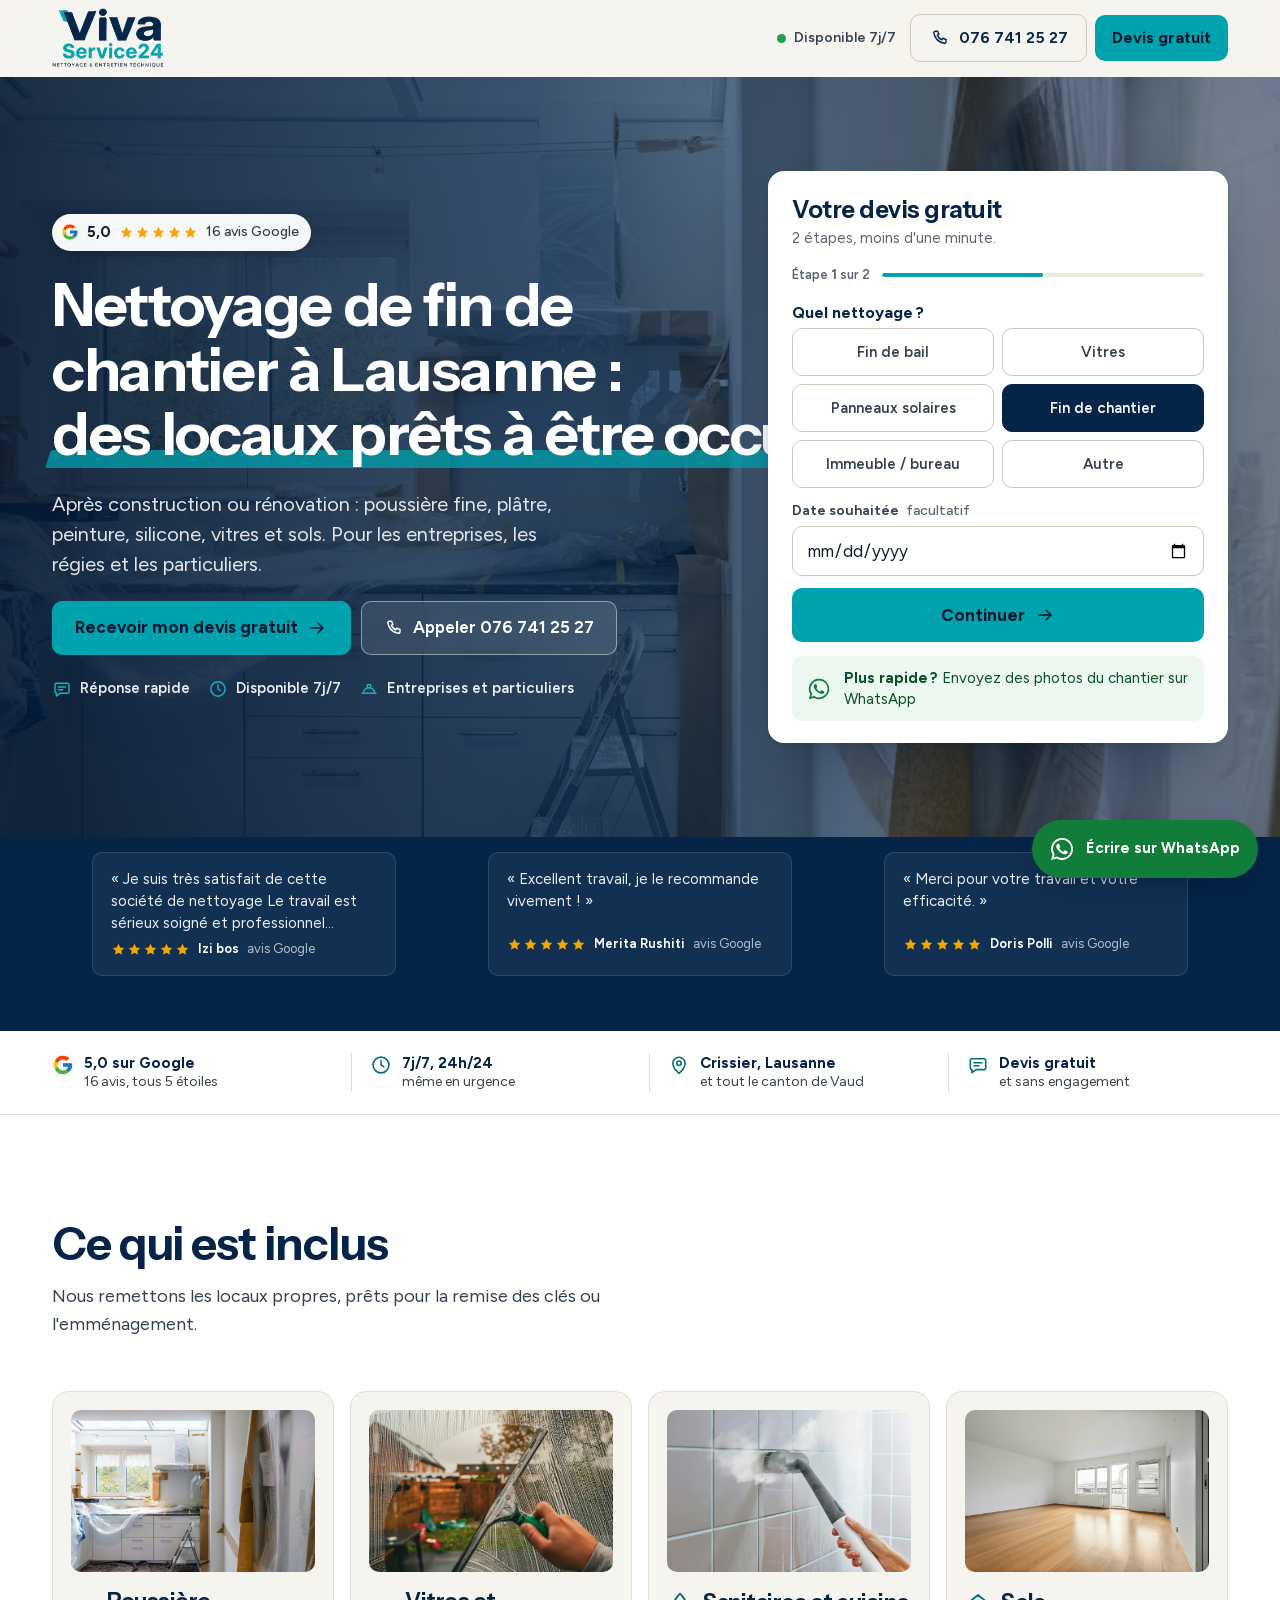
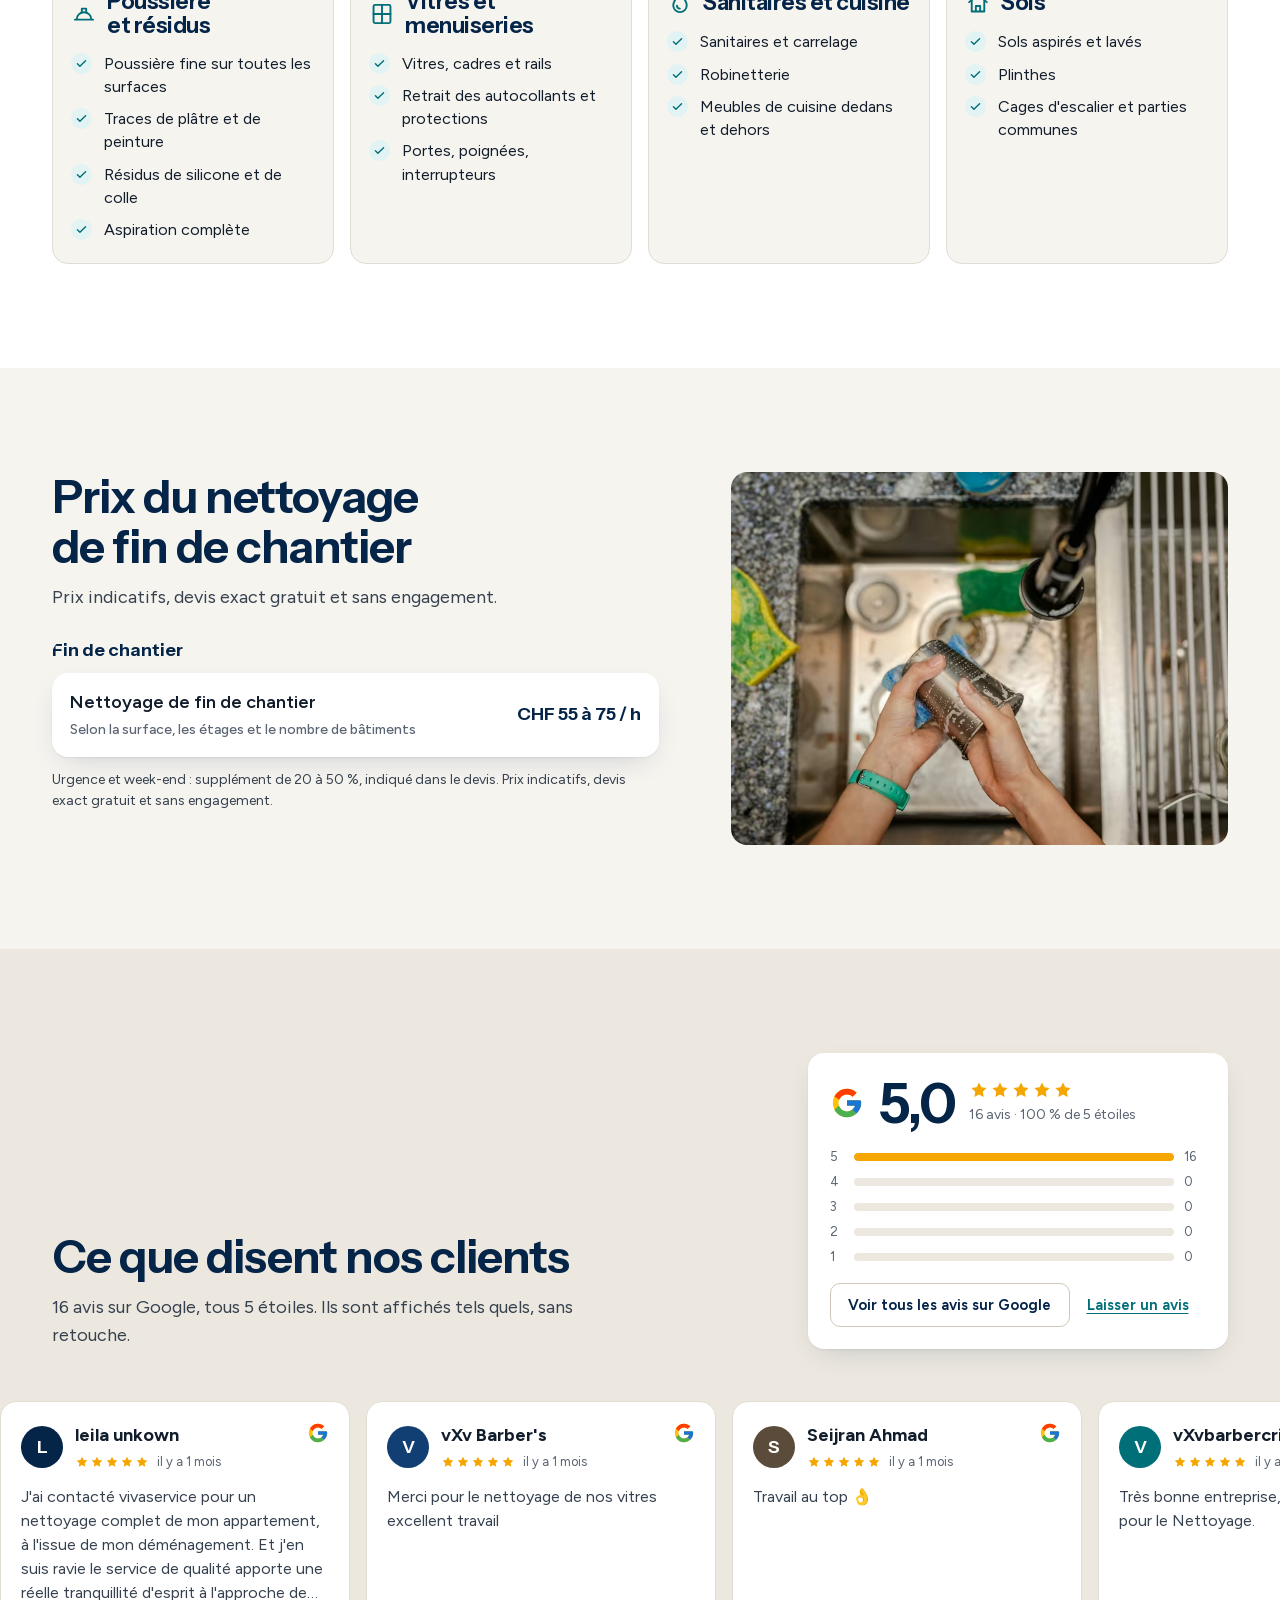
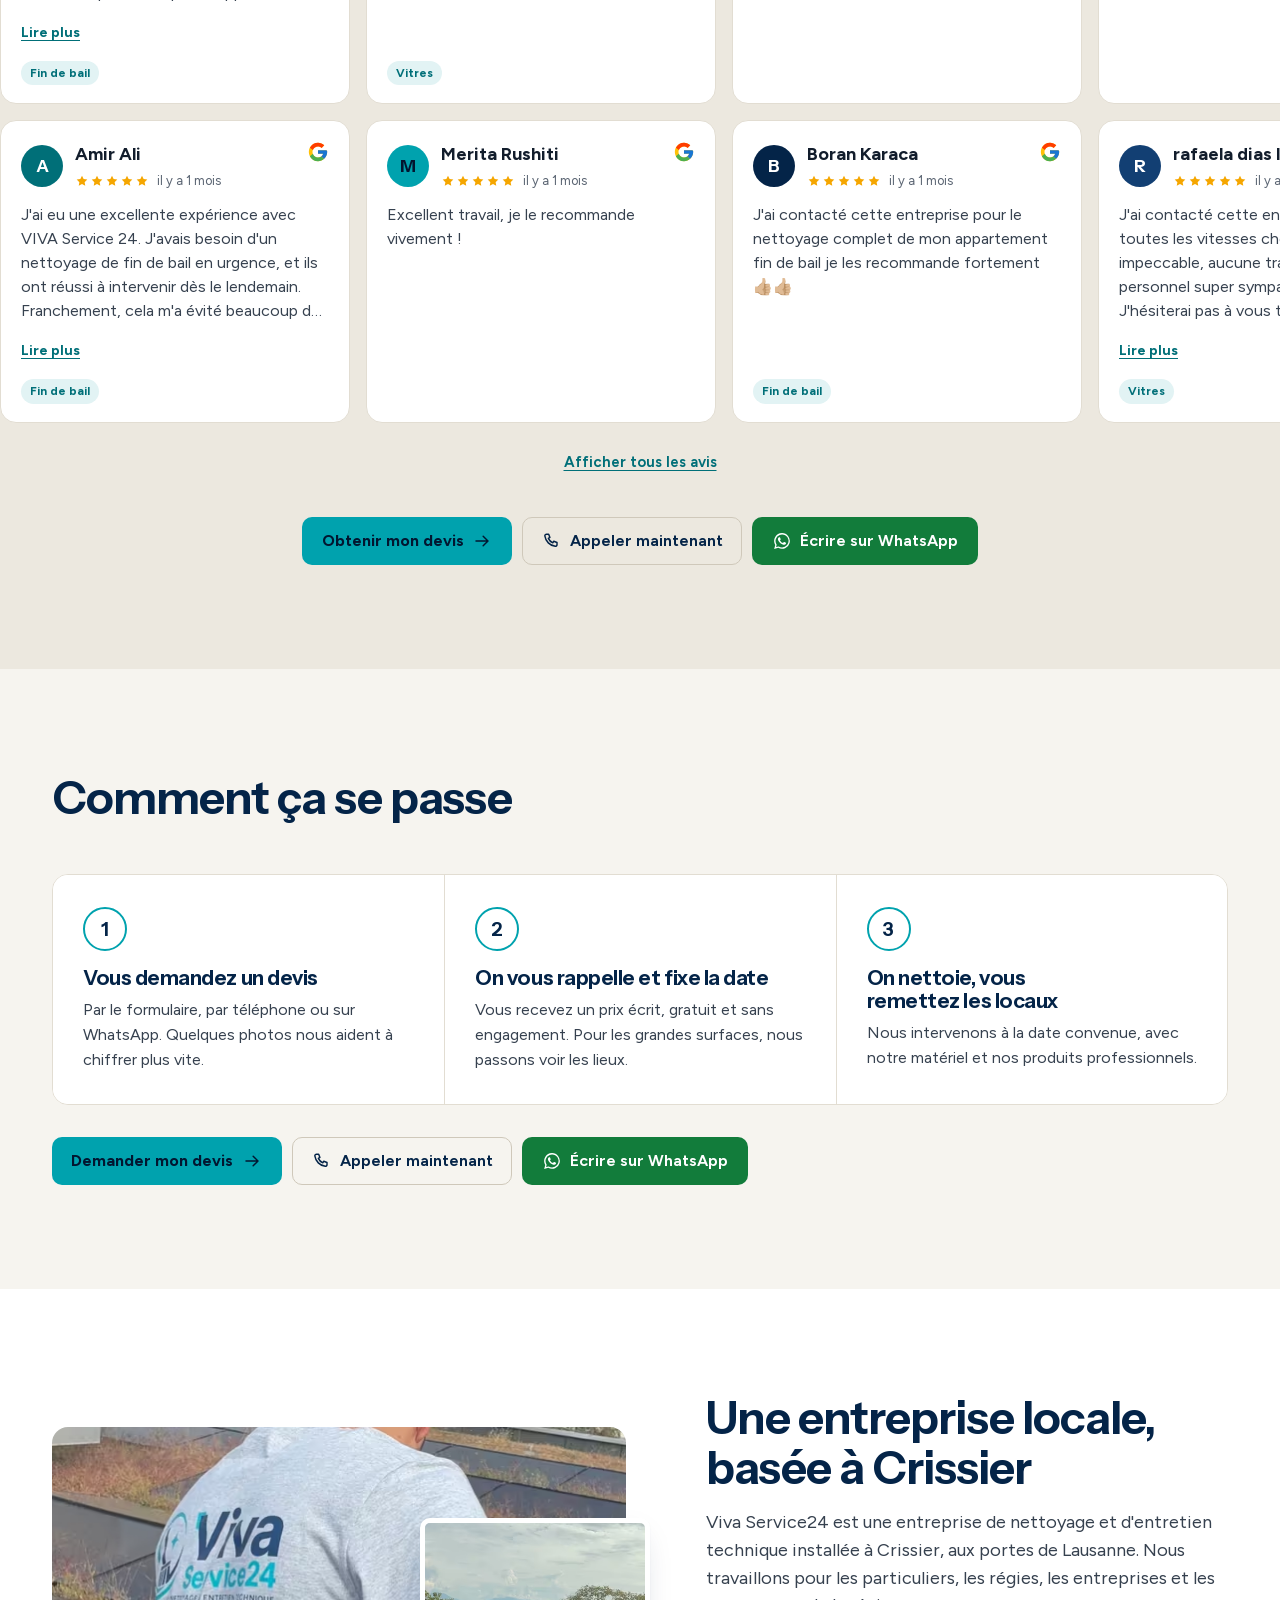
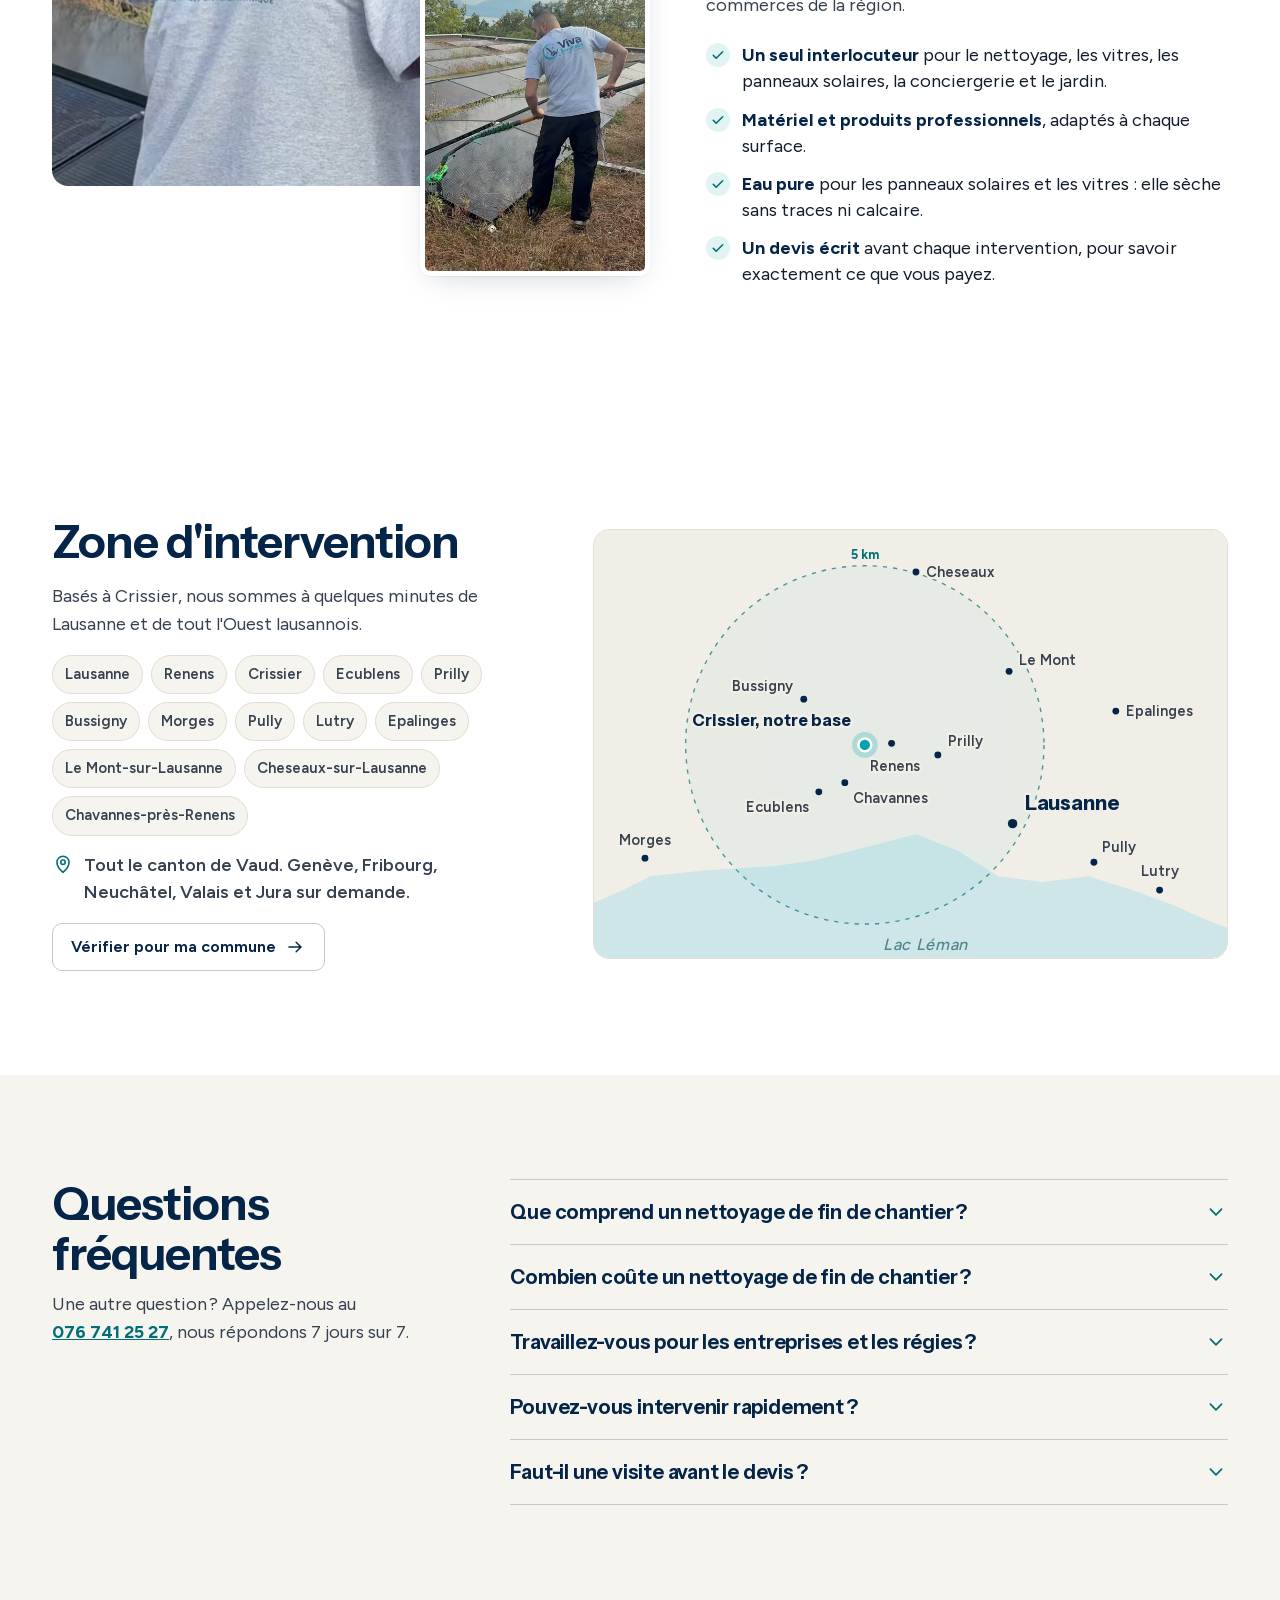
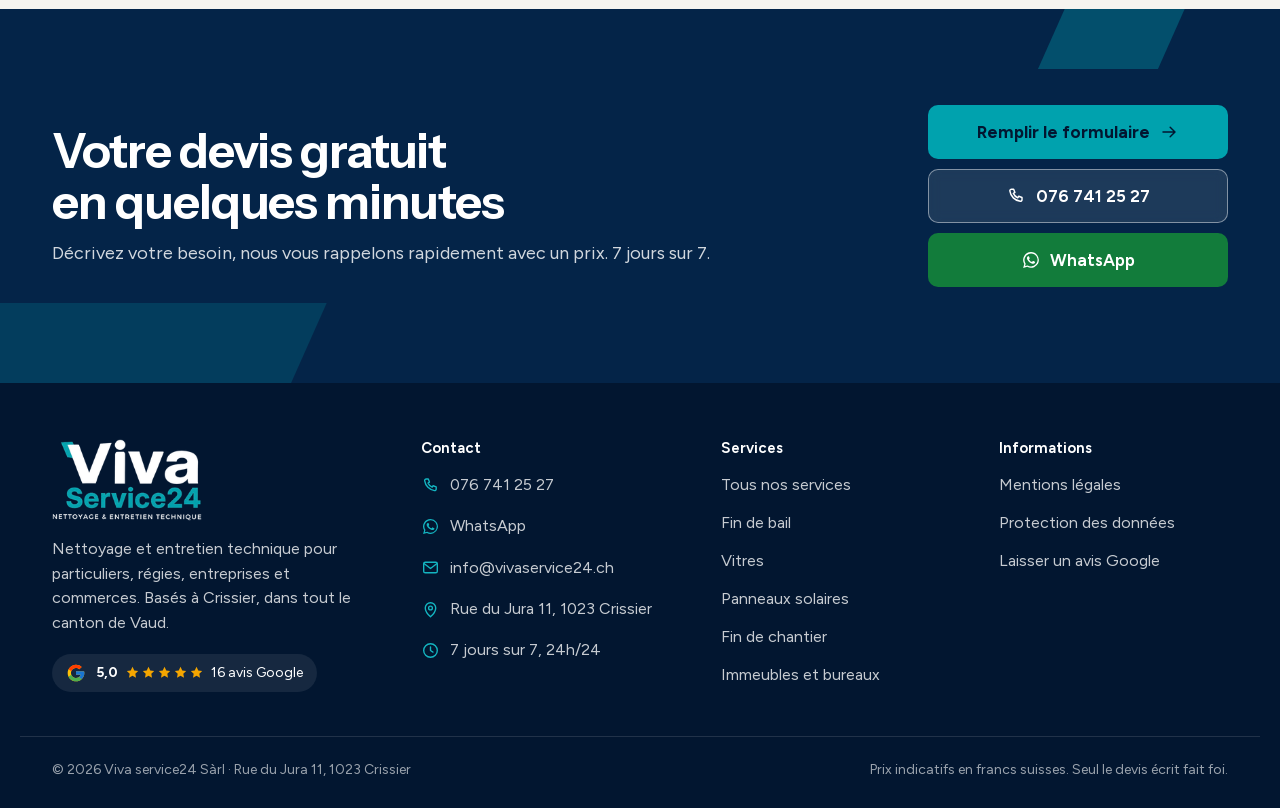
<file: fin-de-chantier/index.html>
<!doctype html>
<html lang="fr-CH">
<head>
<meta charset="utf-8">
<meta name="viewport" content="width=device-width, initial-scale=1, viewport-fit=cover">
<title>Nettoyage fin de chantier Lausanne · Devis gratuit · Viva Service24</title>
<meta name="description" content="Nettoyage de fin de chantier et après rénovation à Lausanne et dans le canton de Vaud : poussière, plâtre, peinture, silicone. CHF 55 à 75 / h. Devis gratuit.">
<link rel="canonical" href="https://welcometothenextlevel.github.io/vivaservice24/fin-de-chantier/">
<meta name="theme-color" content="#042448">
<meta property="og:type" content="website">
<meta property="og:locale" content="fr_CH">
<meta property="og:site_name" content="Viva Service24">
<meta property="og:title" content="Nettoyage fin de chantier Lausanne · Devis gratuit · Viva Service24">
<meta property="og:description" content="Nettoyage de fin de chantier et après rénovation à Lausanne et dans le canton de Vaud : poussière, plâtre, peinture, silicone. CHF 55 à 75 / h. Devis gratuit.">
<meta property="og:url" content="https://welcometothenextlevel.github.io/vivaservice24/fin-de-chantier/">
<meta property="og:image" content="https://welcometothenextlevel.github.io/vivaservice24/img/og-share.jpg">
<meta property="og:image:width" content="1200">
<meta property="og:image:height" content="630">
<meta property="og:image:alt" content="Membre de l'équipe Viva Service24 en t-shirt de l'entreprise, sur un toit de panneaux solaires">
<meta name="twitter:card" content="summary_large_image">
<meta name="twitter:title" content="Nettoyage fin de chantier Lausanne · Devis gratuit · Viva Service24">
<meta name="twitter:description" content="Nettoyage de fin de chantier et après rénovation à Lausanne et dans le canton de Vaud : poussière, plâtre, peinture, silicone. CHF 55 à 75 / h. Devis gratuit.">
<meta name="twitter:image" content="https://welcometothenextlevel.github.io/vivaservice24/img/og-share.jpg">
<link rel="icon" href="../favicon.ico" sizes="any">
<link rel="icon" href="../img/brand/favicon.svg" type="image/svg+xml">
<link rel="apple-touch-icon" href="../img/brand/apple-touch-icon.png">
<link rel="manifest" href="../site.webmanifest">
<link rel="preload" href="../fonts/figtree-latin.woff2" as="font" type="font/woff2" crossorigin>
<link rel="preload" href="../fonts/instrument-sans-latin.woff2" as="font" type="font/woff2" crossorigin>
<link rel="preload" as="image" type="image/avif" imagesrcset="../img/stock/hero-chantier-640.avif 640w, ../img/stock/hero-chantier-1000.avif 1000w, ../img/stock/hero-chantier-1600.avif 1600w" imagesizes="100vw" fetchpriority="high">
<style>@font-face{font-family:"Figtree";src:url(../fonts/figtree-latin.woff2) format("woff2");font-weight:300 900;font-style:normal;font-display:swap}@font-face{font-family:"Instrument Sans";src:url(../fonts/instrument-sans-latin.woff2) format("woff2");font-weight:400 700;font-stretch:75% 100%;font-style:normal;font-display:swap}:root{--navy:#042448;--navy-2:#0a3463;--navy-3:#123f73;--navy-deep:#021630;--teal:#00a2ae;--teal-2:#14b5c1;--teal-ink:#006f78;--teal-50:#e2f3f4;--teal-100:#c4e8ea;--paper:#f6f4ef;--paper-2:#ece8df;--white:#fff;--line:#e2ddd2;--line-2:#cfc8ba;--ink:#121d2c;--ink-2:#36414f;--muted:#5a6472;--gold:#f5a600;--wa:#127c3b;--wa-2:#0e6a32;--r:10px;--r-sm:6px;--r-lg:16px;--sh:0 1px 2px rgba(4,36,72,.06),0 10px 30px -12px rgba(4,36,72,.22);--sh-lg:0 2px 4px rgba(2,22,48,.08),0 28px 60px -24px rgba(2,22,48,.45);--f-h:"Instrument Sans",ui-sans-serif,system-ui,-apple-system,"Segoe UI",sans-serif;--f-b:"Figtree",ui-sans-serif,system-ui,-apple-system,"Segoe UI",sans-serif;--hd:64px;--gut:20px;}*,*::before,*::after{box-sizing:border-box}html{-webkit-text-size-adjust:100%;text-size-adjust:100%;scroll-behavior:smooth;scroll-padding-top:calc(var(--hd) + 12px)}@media (prefers-reduced-motion:reduce){html{scroll-behavior:auto}}body{margin:0;background:var(--paper);color:var(--ink);font:400 17px/1.55 var(--f-b);-webkit-font-smoothing:antialiased;text-rendering:optimizeLegibility;overflow-x:hidden}@media (min-width:980px){body{font-size:18px}}img,svg,video{display:block;max-width:100%}img{height:auto}picture{display:contents}a{color:inherit}h1,h2,h3{font-family:var(--f-h);font-weight:650;line-height:1.08;letter-spacing:-.022em;margin:0;color:var(--navy);text-wrap:balance}p{margin:0}ul,ol{margin:0;padding:0;list-style:none}button,input,select,textarea{font:inherit;color:inherit}:focus-visible{outline:3px solid var(--teal);outline-offset:3px;border-radius:4px}.container{width:100%;max-width:1240px;margin-inline:auto;padding-inline:var(--gut)}@media (min-width:768px){:root{--gut:32px}}.sr-only{position:absolute!important;width:1px;height:1px;padding:0;margin:-1px;overflow:hidden;clip:rect(0,0,0,0);white-space:nowrap;border:0}.skip{position:absolute;left:12px;top:-60px;z-index:100;background:var(--navy);color:#fff;padding:10px 14px;border-radius:var(--r-sm);text-decoration:none}.skip:focus{top:12px}.ic{width:1.2em;height:1.2em;flex:none;fill:none;stroke:currentColor;stroke-width:1.75;stroke-linecap:round;stroke-linejoin:round}.ic--g{stroke:none}.hl{position:relative;white-space:nowrap;z-index:0}.hl::after{content:"";position:absolute;z-index:-1;left:-.06em;right:-.06em;bottom:.04em;height:.3em;background:var(--teal);opacity:.55;transform:skewX(-18deg);border-radius:2px}.stars{display:inline-flex;gap:1px;color:var(--gold);vertical-align:-2px}.stars svg{width:15px;height:15px}.btn{--bg:var(--navy);--fg:#fff;display:inline-flex;align-items:center;justify-content:center;gap:.55em;min-height:48px;padding:.7em 1.15em;border-radius:var(--r);border:1.5px solid transparent;background:var(--bg);color:var(--fg);font:650 16px/1.15 var(--f-b);text-decoration:none;cursor:pointer;transition:transform .18s ease,box-shadow .18s ease,background-color .18s ease;-webkit-tap-highlight-color:transparent;white-space:nowrap}.btn .ic{width:20px;height:20px}.btn:hover{transform:translateY(-1px);box-shadow:0 8px 20px -10px rgba(4,36,72,.45)}.btn:active{transform:translateY(0)}.btn--primary{--bg:var(--teal);--fg:var(--navy-deep);font-weight:700}.btn--primary:hover{--bg:var(--teal-2)}.btn--ghost{--bg:transparent;--fg:var(--navy);border-color:var(--line-2)}.btn--ghost:hover{border-color:var(--navy);box-shadow:none}.btn--light{--bg:rgba(255,255,255,.1);--fg:#fff;border-color:rgba(255,255,255,.45);backdrop-filter:blur(6px);-webkit-backdrop-filter:blur(6px)}.btn--light:hover{--bg:rgba(255,255,255,.18);border-color:#fff}.btn--wa{--bg:var(--wa);--fg:#fff}.btn--wa:hover{--bg:var(--wa-2)}.btn--text{--bg:transparent;--fg:var(--teal-ink);text-decoration:underline;text-underline-offset:3px;padding-inline:.4em}.btn--text:hover{box-shadow:none}.btn--lg{min-height:54px;font-size:17px;padding:.8em 1.3em}.btn--sm{min-height:44px;font-size:15px}.btn--block{width:100%}.hd{position:sticky;top:0;z-index:50;background:rgba(246,244,239,.92);backdrop-filter:saturate(1.4) blur(12px);-webkit-backdrop-filter:saturate(1.4) blur(12px);border-bottom:1px solid transparent;transition:border-color .2s,box-shadow .2s}.hd.is-stuck{border-bottom-color:var(--line);box-shadow:0 6px 20px -16px rgba(4,36,72,.5)}.hd__in{height:var(--hd);display:flex;align-items:center;gap:16px}.hd__logo{display:block;flex:none;margin-right:auto}.hd__logo img{width:92px;height:auto}.hd__nav{display:none}.hd__act{display:flex;align-items:center;gap:8px}.live{display:none;align-items:center;gap:8px;font-size:14px;font-weight:600;color:var(--ink-2);white-space:nowrap}.live__dot{position:relative;width:9px;height:9px;border-radius:50%;background:#19a34a}.live__dot::after{content:"";position:absolute;inset:-4px;border-radius:50%;border:2px solid #19a34a;opacity:0;animation:pulse 2.4s ease-out infinite}@keyframes pulse{0%{transform:scale(.5);opacity:.7}100%{transform:scale(1.5);opacity:0}}@media (prefers-reduced-motion:reduce){.live__dot::after{animation:none}}.hd__tel{display:none}.hd__call{display:grid;place-items:center;width:46px;height:46px;border-radius:50%;border:1.5px solid var(--line-2);color:var(--navy);text-decoration:none}.hd__call .ic{width:21px;height:21px}.hd__cta{min-height:46px;padding-inline:1em}.hd__cta .lg{display:none}@media (min-width:640px){.hd__logo img{width:104px}.hd__cta .lg{display:inline}.hd__cta .sm{display:none}}@media (min-width:900px){:root{--hd:76px}.hd__call{display:none}.hd__tel{display:inline-flex}.live{display:inline-flex;margin-right:6px}.hd__logo img{width:112px}}@media (min-width:1260px){.hd__nav{display:block;margin-right:auto}.hd__in:has(.hd__nav) .hd__logo{margin-right:12px}.hd__nav ul{display:flex;gap:2px}.hd__nav a{display:block;padding:8px 12px;border-radius:var(--r-sm);text-decoration:none;font-size:15px;font-weight:600;color:var(--ink-2);white-space:nowrap}.hd__nav a:hover{color:var(--navy);background:var(--paper-2)}}.hero{position:relative;isolation:isolate;color:#fff;background:var(--navy);overflow:hidden}.hero__media{position:absolute;inset:0;z-index:-1}.hero__media::after{content:"";position:absolute;inset:0;background:linear-gradient(180deg,rgba(2,22,48,.62) 0%,rgba(4,36,72,.8) 42%,var(--navy) 62%)}.hero__img,.hero__video{position:absolute;inset:0 0 auto 0;width:100%;height:62%;min-height:420px;object-fit:cover}.hero__video{opacity:0;transition:opacity .8s ease}.hero__video.is-on{opacity:1}.hero__grid{display:grid;gap:28px;padding-top:28px;padding-bottom:32px}.hero__copy{display:flex;flex-direction:column;align-items:flex-start;gap:18px}.gbadge{display:inline-flex;align-items:center;gap:8px;padding:7px 12px 7px 9px;border-radius:999px;background:rgba(255,255,255,.96);color:var(--ink);text-decoration:none;font-size:14px;box-shadow:0 4px 16px -8px rgba(0,0,0,.4)}.gbadge .ic--g{width:18px;height:18px}.gbadge b{font-size:15px}.gbadge>span:last-child{color:var(--ink-2);font-weight:500}.gbadge--dark{background:var(--white);border:1px solid var(--line)}.hero h1{color:#fff;font-size:clamp(34px,7.4vw,60px);max-width:16ch}.hero .hl::after{opacity:.75}.hero__sub{font-size:18px;line-height:1.5;color:rgba(255,255,255,.88);max-width:40ch}.hero__ctas{display:flex;flex-direction:column;gap:10px;width:100%}.hero__ctas .btn{width:100%}.hero__points{display:flex;flex-wrap:wrap;gap:10px 18px;font-size:15px;font-weight:600;color:rgba(255,255,255,.92)}.hero__points li{display:flex;align-items:center;gap:8px}.hero__points .ic{width:20px;height:20px;color:var(--teal-2)}@media (min-width:560px){.hero__ctas{flex-direction:row;flex-wrap:wrap;width:auto}.hero__ctas .btn{width:auto}}@media (min-width:980px){.hero__media::after{background:linear-gradient(90deg,rgba(2,22,48,.9) 0%,rgba(4,36,72,.78) 42%,rgba(4,36,72,.35) 100%)}.hero__img,.hero__video{height:100%}.hero__grid{grid-template-columns:minmax(0,1fr) 440px;align-items:center;gap:48px;padding-top:56px;padding-bottom:56px;min-height:min(760px,calc(100vh - var(--hd)))}.hero__copy{gap:22px}.hero__sub{font-size:20px}}@media (min-width:1180px){.hero__grid{grid-template-columns:minmax(0,1fr) 460px;gap:72px}}.qf{position:relative;background:var(--white);color:var(--ink);border-radius:var(--r-lg);padding:22px 18px 18px;box-shadow:var(--sh-lg)}@media (min-width:420px){.qf{padding:26px 24px 22px}}.qf__head{margin-bottom:16px}.qf__title{font:650 24px/1.1 var(--f-h);color:var(--navy);letter-spacing:-.02em}.qf__sub{margin-top:4px;font-size:15px;color:var(--muted)}.qf__prog{display:flex;align-items:center;gap:12px;margin-top:14px;font-size:13px;font-weight:600;color:var(--muted)}.qf__bar{flex:1;height:4px;border-radius:4px;background:var(--paper-2);overflow:hidden}.qf__bar i{display:block;height:100%;width:50%;background:var(--teal);border-radius:4px;transition:width .35s ease}.qf.is-step2 .qf__bar i{width:100%}.qf__step{border:0;margin:0;padding:0;min-width:0;display:grid;gap:12px}.js .qf__step[data-step="2"]{display:none}.js .qf.is-step2 .qf__step[data-step="1"]{display:none}.js .qf.is-step2 .qf__step[data-step="2"]{display:grid}.qf__legend{font-weight:700;font-size:16px;color:var(--navy);padding:0;margin-bottom:2px}.qf__legend--sm{font-size:15px;margin-top:4px}.chips{display:grid;grid-template-columns:1fr 1fr;gap:8px}.chips--rooms{grid-template-columns:repeat(4,1fr)}.chip{position:relative;display:block}.chip input{position:absolute;opacity:0;inset:0;width:100%;height:100%;margin:0;cursor:pointer}.chip span{display:flex;align-items:center;justify-content:center;text-align:center;min-height:48px;padding:8px 10px;border:1.5px solid var(--line-2);border-radius:var(--r);font-size:15px;font-weight:600;line-height:1.2;color:var(--ink-2);background:var(--white);transition:border-color .15s,background-color .15s,color .15s}.chip--sm span{min-height:44px;font-size:15px;padding:6px}.chip input:hover+span{border-color:var(--navy-3)}.chip input:checked+span{border-color:var(--navy);background:var(--navy);color:#fff}.chip input:focus-visible+span{outline:3px solid var(--teal);outline-offset:2px}.field{display:grid;gap:5px}.field__l{font-size:14px;font-weight:650;color:var(--ink-2)}.field__l em{font-style:normal;font-weight:500;color:var(--muted);margin-left:4px}.field__i{width:100%;min-height:50px;padding:12px 14px;border:1.5px solid var(--line-2);border-radius:var(--r);background:var(--white);font-size:17px;line-height:1.3;color:var(--ink);transition:border-color .15s,box-shadow .15s;appearance:none;-webkit-appearance:none}textarea.field__i{min-height:84px;resize:vertical}input[type=date].field__i{min-height:50px}.field__i::placeholder{color:#9199a3}.field__i:focus{outline:none;border-color:var(--navy);box-shadow:0 0 0 3px rgba(0,162,174,.28)}.field__i[aria-invalid=true]{border-color:#b42318}.qf__err{display:none;margin-top:-6px;font-size:14px;font-weight:600;color:#b42318}.qf__err.is-on{display:block}.qf__fine{font-size:13px;line-height:1.45;color:var(--muted);text-align:center}.qf__back{display:inline-flex;align-items:center;justify-content:center;gap:6px;min-height:44px;background:none;border:0;color:var(--muted);font-size:14px;font-weight:600;cursor:pointer}.qf__back .ic{width:16px;height:16px}.qf__status{font-size:15px;font-weight:600}.qf__status:empty{display:none}.qf__status{margin-top:12px;padding:12px 14px;border-radius:var(--r);background:#fef3f2;color:#912018}.qf__status a{font-weight:700}.qf__wa{display:flex;align-items:center;gap:12px;margin-top:14px;padding:12px 14px;border-radius:var(--r);background:#ecf7f0;color:#0b4f26;text-decoration:none;font-size:15px;line-height:1.35}.qf__wa .ic{width:26px;height:26px;color:var(--wa)}.qf__wa:hover{background:#dff1e6}.hp{position:absolute!important;left:-9999px;width:1px;height:1px;overflow:hidden}.js .qf__bail[hidden]{display:none}.rstrip{background:var(--navy);color:#fff}.trust{background:var(--white);border-bottom:1px solid var(--line)}.trust__in{display:grid;grid-template-columns:1fr 1fr;gap:14px 18px;padding-block:18px;font-size:14px;line-height:1.35;color:var(--ink-2)}.trust__in li{display:flex;align-items:flex-start;gap:10px}.trust__in .ic{width:22px;height:22px;color:var(--teal-ink);margin-top:1px}.trust__in b{display:block;color:var(--navy);font-size:15px}@media (min-width:900px){.trust__in{grid-template-columns:repeat(4,1fr);padding-block:22px}.trust__in li+li{border-left:1px solid var(--line);padding-left:18px}}</style>
<link rel="preload" href="../css/site.css?v=7" as="style" onload="this.onload=null;this.rel='stylesheet'">
<noscript><link rel="stylesheet" href="../css/site.css?v=7"></noscript>
<script>document.documentElement.classList.add('js')</script>
<script type="application/ld+json">{"@context":"https://schema.org","@type":["LocalBusiness","HomeAndConstructionBusiness"],"@id":"https://welcometothenextlevel.github.io/vivaservice24/#entreprise","name":"Viva Service24","alternateName":"Entreprise de nettoyage VIVA service24","legalName":"Viva service24 Sàrl","slogan":"Nettoyage & entretien technique","url":"https://welcometothenextlevel.github.io/vivaservice24/","logo":"https://welcometothenextlevel.github.io/vivaservice24/img/brand/logo.png","image":"https://welcometothenextlevel.github.io/vivaservice24/img/real/equipe-tshirt-1360.webp","telephone":"+41 76 741 25 27","email":"info@vivaservice24.ch","priceRange":"CHF 45 à 950","currenciesAccepted":"CHF","address":{"@type":"PostalAddress","streetAddress":"Rue du Jura 11","postalCode":"1023","addressLocality":"Crissier","addressRegion":"VD","addressCountry":"CH"},"geo":{"@type":"GeoCoordinates","latitude":46.5395,"longitude":6.5783},"openingHoursSpecification":[{"@type":"OpeningHoursSpecification","dayOfWeek":["Monday","Tuesday","Wednesday","Thursday","Friday","Saturday","Sunday"],"opens":"00:00","closes":"23:59"}],"areaServed":[{"@type":"City","name":"Lausanne"},{"@type":"City","name":"Renens"},{"@type":"City","name":"Crissier"},{"@type":"City","name":"Ecublens"},{"@type":"City","name":"Prilly"},{"@type":"City","name":"Bussigny"},{"@type":"City","name":"Morges"},{"@type":"City","name":"Pully"},{"@type":"City","name":"Lutry"},{"@type":"City","name":"Epalinges"},{"@type":"City","name":"Le Mont-sur-Lausanne"},{"@type":"City","name":"Cheseaux-sur-Lausanne"},{"@type":"City","name":"Chavannes-près-Renens"},{"@type":"AdministrativeArea","name":"Canton de Vaud"}],"sameAs":["https://www.google.com/maps/search/?api=1&query=Entreprise%20de%20nettoyage%20VIVA%20service24%20Crissier"]}</script>
<script type="application/ld+json">{"@context":"https://schema.org","@type":"Service","name":"Nettoyage de fin de chantier","serviceType":"Nettoyage de fin de chantier","description":"Nettoyage après construction ou rénovation : poussière, plâtre, peinture, silicone, vitres, sols.","url":"https://welcometothenextlevel.github.io/vivaservice24/fin-de-chantier/","provider":{"@id":"https://welcometothenextlevel.github.io/vivaservice24/#entreprise"},"areaServed":[{"@type":"City","name":"Lausanne"},{"@type":"AdministrativeArea","name":"Canton de Vaud"}],"offers":{"@type":"Offer","priceCurrency":"CHF","price":"55","description":"Prix indicatif, devis exact gratuit et sans engagement"}}</script>
<script type="application/ld+json">{"@context":"https://schema.org","@type":"FAQPage","mainEntity":[{"@type":"Question","name":"Que comprend un nettoyage de fin de chantier ?","acceptedAnswer":{"@type":"Answer","text":"Poussière fine sur toutes les surfaces, traces de plâtre, de peinture et de silicone, vitres et cadres, sols, sanitaires et cuisine. Nous rendons des locaux prêts à être occupés."}},{"@type":"Question","name":"Combien coûte un nettoyage de fin de chantier ?","acceptedAnswer":{"@type":"Answer","text":"Entre CHF 55 et 75 de l'heure, selon la surface, le nombre d'étages et le nombre de bâtiments. Le devis fixe le prix exact."}},{"@type":"Question","name":"Travaillez-vous pour les entreprises et les régies ?","acceptedAnswer":{"@type":"Answer","text":"Oui : entreprises générales, architectes, régies, commerces et particuliers après une rénovation."}},{"@type":"Question","name":"Pouvez-vous intervenir rapidement ?","acceptedAnswer":{"@type":"Answer","text":"Oui, 7 jours sur 7, y compris pour respecter une date de remise des locaux. Urgence et week-end : supplément de 20 à 50 %, indiqué dans le devis."}},{"@type":"Question","name":"Faut-il une visite avant le devis ?","acceptedAnswer":{"@type":"Answer","text":"Pour les grandes surfaces ou les cas particuliers, nous passons voir les lieux avant d'établir le devis. Pour un appartement, des photos suffisent souvent."}}]}</script>
</head>
<body>
<svg width="0" height="0" style="position:absolute" aria-hidden="true" focusable="false">
<defs>
<symbol id="i-phone" viewBox="0 0 24 24"><path d="M6.6 3.8h2.6l1.5 3.9-1.9 1.2a10.6 10.6 0 0 0 5.3 5.3l1.2-1.9 3.9 1.5v2.6a2 2 0 0 1-2.1 2A14.6 14.6 0 0 1 4.6 5.9a2 2 0 0 1 2-2.1z"/></symbol>
<symbol id="i-wa" viewBox="0 0 24 24"><path stroke="none" fill="currentColor" d="M12.04 2.5a9.43 9.43 0 0 0-8.1 14.24L2.6 21.5l4.88-1.28a9.43 9.43 0 1 0 4.56-17.72zm0 17.26a7.8 7.8 0 0 1-3.98-1.09l-.29-.17-2.9.76.78-2.83-.19-.3a7.82 7.82 0 1 1 6.58 3.63zm4.29-5.86c-.24-.12-1.4-.69-1.61-.77-.22-.08-.38-.12-.54.12-.16.24-.62.77-.76.93-.14.16-.28.18-.52.06-.24-.12-1-.37-1.91-1.18-.7-.63-1.18-1.41-1.32-1.65-.14-.24-.01-.37.1-.49.11-.11.24-.28.36-.42.12-.14.16-.24.24-.4.08-.16.04-.3-.02-.42-.06-.12-.54-1.3-.74-1.78-.2-.47-.4-.4-.54-.41h-.46a.89.89 0 0 0-.64.3 2.7 2.7 0 0 0-.84 2c0 1.18.86 2.32.98 2.48.12.16 1.69 2.58 4.1 3.62.57.25 1.02.4 1.37.51.58.18 1.1.16 1.52.1.46-.07 1.4-.57 1.6-1.13.2-.55.2-1.03.14-1.13-.06-.1-.22-.16-.46-.28z"/></symbol>
<symbol id="i-check" viewBox="0 0 24 24"><path d="M5 12.6l4.3 4.2L19 7.2"/></symbol>
<symbol id="i-clock" viewBox="0 0 24 24"><circle cx="12" cy="12" r="8.6"/><path d="M12 7.4V12l3.1 2"/></symbol>
<symbol id="i-pin" viewBox="0 0 24 24"><path d="M12 21.2s-6.6-5.7-6.6-11.1a6.6 6.6 0 0 1 13.2 0c0 5.4-6.6 11.1-6.6 11.1z"/><circle cx="12" cy="10.1" r="2.4"/></symbol>
<symbol id="i-mail" viewBox="0 0 24 24"><rect x="3.4" y="5.4" width="17.2" height="13.2" rx="2"/><path d="M4.2 7.2l7.8 6 7.8-6"/></symbol>
<symbol id="i-arrow" viewBox="0 0 24 24"><path d="M4.8 12h14.2M13.4 6.2l5.8 5.8-5.8 5.8"/></symbol>
<symbol id="i-chev" viewBox="0 0 24 24"><path d="M6.4 9.2l5.6 5.6 5.6-5.6"/></symbol>
<symbol id="i-back" viewBox="0 0 24 24"><path d="M19.2 12H5M10.6 6.2L4.8 12l5.8 5.8"/></symbol>
<symbol id="i-star" viewBox="0 0 24 24"><path stroke="none" fill="currentColor" d="M12 2.9l2.8 5.8 6.3.9-4.6 4.4 1.1 6.3L12 17.3l-5.6 3 1.1-6.3-4.6-4.4 6.3-.9z"/></symbol>
<symbol id="i-cal" viewBox="0 0 24 24"><rect x="3.8" y="5.4" width="16.4" height="14.8" rx="2"/><path d="M3.8 10h16.4M8.4 3.4v4M15.6 3.4v4"/></symbol>
<symbol id="i-reply" viewBox="0 0 24 24"><path d="M5.2 5.2h13.6a1.6 1.6 0 0 1 1.6 1.6v8.6a1.6 1.6 0 0 1-1.6 1.6H10l-4.6 3.4V17H5.2a1.6 1.6 0 0 1-1.6-1.6V6.8a1.6 1.6 0 0 1 1.6-1.6z"/><path d="M7.6 9.6h8.8M7.6 12.8h5.4"/></symbol>
<symbol id="i-home" viewBox="0 0 24 24"><path d="M3.8 11.2L12 4.6l8.2 6.6M6.2 9.4v10.4h11.6V9.4M10 19.8v-5h4v5"/></symbol>
<symbol id="i-key" viewBox="0 0 24 24"><circle cx="8" cy="15.6" r="4.2"/><path d="M11 12.6l8.6-8.6M16.2 7.4l2.4 2.4M13.8 9.8l2 2"/></symbol>
<symbol id="i-camera" viewBox="0 0 24 24"><rect x="3.4" y="7" width="17.2" height="12.4" rx="2"/><circle cx="12" cy="13.2" r="3.4"/><path d="M8.6 7l1.6-2.6h3.6L15.4 7"/></symbol>
<symbol id="i-drop" viewBox="0 0 24 24"><path d="M12 3.4s6.2 6.5 6.2 10.8a6.2 6.2 0 0 1-12.4 0C5.8 9.9 12 3.4 12 3.4z"/><path d="M9.2 14.6a2.9 2.9 0 0 0 2.6 2.6"/></symbol>
<symbol id="i-spark" viewBox="0 0 24 24"><path d="M12 2.8c.7 4.8 2.6 6.7 7.4 7.4-4.8.7-6.7 2.6-7.4 7.4-.7-4.8-2.6-6.7-7.4-7.4 4.8-.7 6.7-2.6 7.4-7.4z"/><path d="M18.6 16.4c.3 1.7 1 2.4 2.6 2.6-1.7.3-2.4 1-2.6 2.6-.3-1.7-1-2.4-2.6-2.6 1.7-.2 2.4-.9 2.6-2.6z"/></symbol>
<symbol id="i-building" viewBox="0 0 24 24"><path d="M5 20.4V4.6h9.4v15.8M14.4 9.4H19v11M3.4 20.4h17.2"/><path d="M8 8h3.4M8 11.4h3.4M8 14.8h3.4"/></symbol>
<symbol id="i-window" viewBox="0 0 24 24"><rect x="4.2" y="3.6" width="15.6" height="16.8" rx="1.4"/><path d="M12 3.6v16.8M4.2 12h15.6"/></symbol>
<symbol id="i-solar" viewBox="0 0 24 24"><path d="M3.4 18.4l3.1-10.6h11l3.1 10.6z"/><path d="M4.9 13.2h14.2M10.1 7.8l-1.1 10.6M13.9 7.8l1.1 10.6M12 18.4v2.4M8.6 20.8h6.8"/></symbol>
<symbol id="i-helmet" viewBox="0 0 24 24"><path d="M3.6 17.2h16.8M5.2 17.2a6.8 6.8 0 0 1 13.6 0"/><path d="M10 10.6V7h4v3.6"/></symbol>
<symbol id="i-leaf" viewBox="0 0 24 24"><path d="M5.2 19.4c0-8.2 5-13.6 14-13.6 0 9.2-5.2 14.4-13.4 14.4"/><path d="M5.2 19.4l7.4-7.6"/></symbol>
<symbol id="i-spray" viewBox="0 0 24 24"><path d="M8 9.4h5.6v11H8zM9.2 9.4V6.6h3.2v2.8M12.4 6.6h2.2M17 5.2h.01M19.2 7.4h.01M17 9.6h.01M19.2 3h.01"/></symbol>
<symbol id="i-play" viewBox="0 0 24 24"><path stroke="none" fill="currentColor" d="M8.4 5.6v12.8l10-6.4z"/></symbol>
<symbol id="i-pause" viewBox="0 0 24 24"><path d="M9 6v12M15 6v12"/></symbol>
<symbol id="i-x" viewBox="0 0 24 24"><path d="M6.4 6.4l11.2 11.2M17.6 6.4L6.4 17.6"/></symbol>
<symbol id="i-g" viewBox="0 0 48 48"><path stroke="none" fill="#FFC107" d="M43.6 20.5H42V20H24v8h11.3C33.7 32.7 29.2 36 24 36c-6.6 0-12-5.4-12-12s5.4-12 12-12c3.1 0 5.8 1.2 7.9 3.1l5.7-5.7C34 6.1 29.3 4 24 4 13 4 4 13 4 24s9 20 20 20 20-9 20-20c0-1.3-.1-2.4-.4-3.5z"/><path stroke="none" fill="#FF3D00" d="M6.3 14.7l6.6 4.8C14.7 15.1 19 12 24 12c3.1 0 5.8 1.2 7.9 3.1l5.7-5.7C34 6.1 29.3 4 24 4 16.3 4 9.7 8.3 6.3 14.7z"/><path stroke="none" fill="#4CAF50" d="M24 44c5.2 0 9.9-2 13.4-5.2l-6.2-5.2A11.9 11.9 0 0 1 24 36c-5.2 0-9.6-3.3-11.3-8l-6.5 5C9.5 39.6 16.2 44 24 44z"/><path stroke="none" fill="#1976D2" d="M43.6 20.5H42V20H24v8h11.3a12 12 0 0 1-4.1 5.6l6.2 5.2C37 39.2 44 34 44 24c0-1.3-.1-2.4-.4-3.5z"/></symbol>
</defs></svg><a class="skip" href="#contenu">Aller au contenu</a>
<header class="hd" data-header>
  <div class="hd__in container">
    <a class="hd__logo" href="../" aria-label="Viva Service24, accueil">
      <img src="../img/brand/logo-221.png" srcset="../img/brand/logo-221.png 221w, ../img/brand/logo.png 442w" sizes="110px" width="221" height="120" alt="Viva Service24">
    </a>
    
    <div class="hd__act">
      <span class="live"><i class="live__dot"></i>Disponible 7j/7</span>
      <a class="btn btn--ghost hd__tel" href="tel:+41767412527"><svg class="ic" aria-hidden="true"><use href="#i-phone"></use></svg><span>076 741 25 27</span></a>
      <a class="hd__call" href="tel:+41767412527" aria-label="Appeler le 076 741 25 27"><svg class="ic" aria-hidden="true"><use href="#i-phone"></use></svg></a>
      <a class="btn btn--primary hd__cta" href="#devis" data-to-form><span class="lg">Devis gratuit</span><span class="sm">Devis</span></a>
    </div>
  </div>
</header>
<main id="contenu">
<section class="hero" aria-labelledby="h1">
  <div class="hero__media" aria-hidden="true"><picture><source type="image/avif" srcset="../img/stock/hero-chantier-1600.avif 1600w, ../img/stock/hero-chantier-1000.avif 1000w, ../img/stock/hero-chantier-640.avif 640w" sizes="100vw"><img src="../img/stock/hero-chantier-640.webp" srcset="../img/stock/hero-chantier-1600.webp 1600w, ../img/stock/hero-chantier-1000.webp 1000w, ../img/stock/hero-chantier-640.webp 640w" sizes="100vw" width="1600" height="900" alt="" fetchpriority="high" decoding="async" class="hero__img"></picture></div>
  <div class="container hero__grid">
    <div class="hero__copy">
      <a class="gbadge" href="#avis"><svg class="ic ic--g" aria-hidden="true"><use href="#i-g"></use></svg><b>5,0</b><span class="stars" aria-hidden="true"><svg viewBox="0 0 24 24"><use href="#i-star"></use></svg><svg viewBox="0 0 24 24"><use href="#i-star"></use></svg><svg viewBox="0 0 24 24"><use href="#i-star"></use></svg><svg viewBox="0 0 24 24"><use href="#i-star"></use></svg><svg viewBox="0 0 24 24"><use href="#i-star"></use></svg></span><span>16 avis Google</span></a>
      <h1 id="h1">Nettoyage de fin de chantier à Lausanne : <span class="hl">des locaux prêts à être occupés</span></h1>
      <p class="hero__sub">Après construction ou rénovation : poussière fine, plâtre, peinture, silicone, vitres et sols. Pour les entreprises, les régies et les particuliers.</p>
      <div class="hero__ctas">
        <a class="btn btn--primary btn--lg" href="#devis" data-to-form>Recevoir mon devis gratuit<svg class="ic" aria-hidden="true"><use href="#i-arrow"></use></svg></a>
        <a class="btn btn--light btn--lg" href="tel:+41767412527"><svg class="ic" aria-hidden="true"><use href="#i-phone"></use></svg>Appeler 076 741 25 27</a>
      </div>
      <ul class="hero__points"><li><svg class="ic" aria-hidden="true"><use href="#i-reply"></use></svg><span>Réponse rapide</span></li><li><svg class="ic" aria-hidden="true"><use href="#i-clock"></use></svg><span>Disponible 7j/7</span></li><li><svg class="ic" aria-hidden="true"><use href="#i-helmet"></use></svg><span>Entreprises et particuliers</span></li></ul>
    </div>
    <div class="hero__form" id="devis"><form class="qf" id="devis-form" action="https://formsubmit.co/info@vivaservice24.ch" method="POST" novalidate data-merci="../merci/" data-page="Nettoyage fin de chantier Lausanne · Devis gratuit · Viva Service24">
  <div class="qf__head">
    <p class="qf__title">Votre devis gratuit</p>
    <p class="qf__sub">2 étapes, moins d'une minute.</p>
    <div class="qf__prog" aria-hidden="true"><span class="qf__stepno">Étape <b data-stepno>1</b> sur 2</span><span class="qf__bar"><i></i></span></div>
  </div>
  <fieldset class="qf__step" data-step="1">
    <legend class="qf__legend">Quel nettoyage ?</legend>
    <div class="chips" data-group="service"><label class="chip"><input type="radio" name="service" value="Fin de bail"><span>Fin de bail</span></label><label class="chip"><input type="radio" name="service" value="Vitres"><span>Vitres</span></label><label class="chip"><input type="radio" name="service" value="Panneaux solaires"><span>Panneaux solaires</span></label><label class="chip"><input type="radio" name="service" value="Fin de chantier" checked><span>Fin de chantier</span></label><label class="chip"><input type="radio" name="service" value="Immeuble / bureau"><span>Immeuble / bureau</span></label><label class="chip"><input type="radio" name="service" value="Autre"><span>Autre</span></label></div>
    <p class="qf__err" data-err="service"></p>
    <div class="qf__bail" data-bail hidden>
      <p class="qf__legend qf__legend--sm" id="lbl-pieces">Taille du logement (pièces)</p>
      <div class="chips chips--rooms" role="group" aria-labelledby="lbl-pieces" data-group="pieces"><label class="chip chip--sm"><input type="radio" name="pieces" value="Studio"><span>Studio</span></label><label class="chip chip--sm"><input type="radio" name="pieces" value="2"><span>2</span></label><label class="chip chip--sm"><input type="radio" name="pieces" value="2.5"><span>2.5</span></label><label class="chip chip--sm"><input type="radio" name="pieces" value="3"><span>3</span></label><label class="chip chip--sm"><input type="radio" name="pieces" value="3.5"><span>3.5</span></label><label class="chip chip--sm"><input type="radio" name="pieces" value="4"><span>4</span></label><label class="chip chip--sm"><input type="radio" name="pieces" value="4.5"><span>4.5</span></label><label class="chip chip--sm"><input type="radio" name="pieces" value="5+"><span>5+</span></label></div>
      <p class="qf__err" data-err="pieces"></p>
    </div>
    <label class="field"><span class="field__l">Date souhaitée <em>facultatif</em></span><input type="date" name="date" class="field__i"></label>
    <button type="button" class="btn btn--primary btn--block btn--lg" data-next>Continuer<svg class="ic" aria-hidden="true"><use href="#i-arrow"></use></svg></button>
  </fieldset>
  <fieldset class="qf__step" data-step="2">
    <legend class="qf__legend">Où vous rappeler ?</legend>
    <label class="field"><span class="field__l">Nom et prénom</span><input name="nom" class="field__i" autocomplete="name" required autocapitalize="words"></label>
    <p class="qf__err" data-err="nom"></p>
    <label class="field"><span class="field__l">Téléphone</span><input type="tel" name="telephone" class="field__i" inputmode="tel" autocomplete="tel" required placeholder="076 123 45 67"></label>
    <p class="qf__err" data-err="telephone"></p>
    <label class="field"><span class="field__l">Localité</span><input name="localite" class="field__i" list="towns" autocomplete="address-level2" placeholder="Lausanne, Renens, Morges…"></label>
    <datalist id="towns"><option value="Lausanne"></option><option value="Renens"></option><option value="Crissier"></option><option value="Ecublens"></option><option value="Prilly"></option><option value="Bussigny"></option><option value="Morges"></option><option value="Pully"></option><option value="Lutry"></option><option value="Epalinges"></option><option value="Le Mont-sur-Lausanne"></option><option value="Cheseaux-sur-Lausanne"></option><option value="Chavannes-près-Renens"></option></datalist>
    <label class="field"><span class="field__l">E-mail <em>facultatif</em></span><input type="email" name="email" class="field__i" inputmode="email" autocomplete="email"></label>
    <p class="qf__err" data-err="email"></p>
    <label class="field"><span class="field__l">Message <em>facultatif</em></span><textarea name="message" class="field__i" rows="3" placeholder="Accès, étage, état du logement, date de l'état des lieux…"></textarea></label>
    <div class="hp" aria-hidden="true"><label>Laisser vide<input name="_honey" tabindex="-1" autocomplete="off"></label></div>
    <input type="hidden" name="_subject" value="Nouvelle demande de devis · site web">
    <input type="hidden" name="_template" value="table">
    <input type="hidden" name="_captcha" value="false">
    <input type="hidden" name="_next" value="https://welcometothenextlevel.github.io/vivaservice24/merci/">
    <button type="submit" class="btn btn--primary btn--block btn--lg" data-submit>Recevoir mon devis gratuit</button>
    <p class="qf__fine">Gratuit et sans engagement · Réponse rapide · Vos données restent confidentielles</p>
    <button type="button" class="qf__back" data-prev><svg class="ic" aria-hidden="true"><use href="#i-back"></use></svg>Modifier le service</button>
  </fieldset>
  <p class="qf__status" role="status" aria-live="polite" data-status></p>
  <a class="qf__wa" href="https://wa.me/41767412527?text=Bonjour%2C%20je%20vous%20envoie%20des%20photos%20du%20chantier%20pour%20un%20devis." data-wa target="_blank" rel="noopener"><svg class="ic" aria-hidden="true"><use href="#i-wa"></use></svg><span><b>Plus rapide ?</b> Envoyez des photos du chantier sur WhatsApp</span></a>
</form></div>
  </div>
</section>
<div class="rstrip" data-strip="Izi bos|Merita Rushiti|Doris Polli"></div><section class="trust" aria-label="En bref"><ul class="container trust__in"><li><svg class="ic ic--g" aria-hidden="true"><use href="#i-g"></use></svg><span><b>5,0 sur Google</b> 16 avis, tous 5 étoiles</span></li><li><svg class="ic" aria-hidden="true"><use href="#i-clock"></use></svg><span><b>7j/7, 24h/24</b> même en urgence</span></li><li><svg class="ic" aria-hidden="true"><use href="#i-pin"></use></svg><span><b>Crissier, Lausanne</b> et tout le canton de Vaud</span></li><li><svg class="ic" aria-hidden="true"><use href="#i-reply"></use></svg><span><b>Devis gratuit</b> et sans engagement</span></li></ul></section><section class="sec inc" id="inclus" aria-labelledby="inc-h">
  <div class="container">
    <div class="sec__head"><h2 id="inc-h">Ce qui est inclus</h2><p>Nous remettons les locaux propres, prêts pour la remise des clés ou l'emménagement.</p></div>
    <div class="inc__grid"><div class="inc__g"><picture><source type="image/avif" srcset="../img/stock/chantier-1600.avif 1600w, ../img/stock/chantier-1200.avif 1200w, ../img/stock/chantier-800.avif 800w" sizes="(min-width: 980px) 280px, 45vw"><img src="../img/stock/chantier-800.webp" srcset="../img/stock/chantier-1600.webp 1600w, ../img/stock/chantier-1200.webp 1200w, ../img/stock/chantier-800.webp 800w" sizes="(min-width: 980px) 280px, 45vw" width="1600" height="1066" alt="Cuisine en fin de rénovation" loading="lazy" decoding="async" class="inc__img"></picture><h3><svg class="ic" aria-hidden="true"><use href="#i-helmet"></use></svg>Poussière et résidus</h3><ul class="ticks ticks--sm"><li><svg class="ic" aria-hidden="true"><use href="#i-check"></use></svg><span>Poussière fine sur toutes les surfaces</span></li><li><svg class="ic" aria-hidden="true"><use href="#i-check"></use></svg><span>Traces de plâtre et de peinture</span></li><li><svg class="ic" aria-hidden="true"><use href="#i-check"></use></svg><span>Résidus de silicone et de colle</span></li><li><svg class="ic" aria-hidden="true"><use href="#i-check"></use></svg><span>Aspiration complète</span></li></ul></div><div class="inc__g"><picture><source type="image/avif" srcset="../img/stock/vitre-raclette-900.avif 900w, ../img/stock/vitre-raclette-600.avif 600w" sizes="(min-width: 980px) 280px, 45vw"><img src="../img/stock/vitre-raclette-900.webp" srcset="../img/stock/vitre-raclette-900.webp 900w, ../img/stock/vitre-raclette-600.webp 600w" sizes="(min-width: 980px) 280px, 45vw" width="900" height="1125" alt="Vitre nettoyée à la raclette" loading="lazy" decoding="async" class="inc__img"></picture><h3><svg class="ic" aria-hidden="true"><use href="#i-window"></use></svg>Vitres et menuiseries</h3><ul class="ticks ticks--sm"><li><svg class="ic" aria-hidden="true"><use href="#i-check"></use></svg><span>Vitres, cadres et rails</span></li><li><svg class="ic" aria-hidden="true"><use href="#i-check"></use></svg><span>Retrait des autocollants et protections</span></li><li><svg class="ic" aria-hidden="true"><use href="#i-check"></use></svg><span>Portes, poignées, interrupteurs</span></li></ul></div><div class="inc__g"><picture><source type="image/avif" srcset="../img/stock/sdb-vapeur-1200.avif 1200w, ../img/stock/sdb-vapeur-800.avif 800w" sizes="(min-width: 980px) 280px, 45vw"><img src="../img/stock/sdb-vapeur-800.webp" srcset="../img/stock/sdb-vapeur-1200.webp 1200w, ../img/stock/sdb-vapeur-800.webp 800w" sizes="(min-width: 980px) 280px, 45vw" width="1200" height="900" alt="Nettoyage du carrelage d&#x27;une salle de bain au nettoyeur vapeur" loading="lazy" decoding="async" class="inc__img"></picture><h3><svg class="ic" aria-hidden="true"><use href="#i-drop"></use></svg>Sanitaires et cuisine</h3><ul class="ticks ticks--sm"><li><svg class="ic" aria-hidden="true"><use href="#i-check"></use></svg><span>Sanitaires et carrelage</span></li><li><svg class="ic" aria-hidden="true"><use href="#i-check"></use></svg><span>Robinetterie</span></li><li><svg class="ic" aria-hidden="true"><use href="#i-check"></use></svg><span>Meubles de cuisine dedans et dehors</span></li></ul></div><div class="inc__g"><picture><source type="image/avif" srcset="../img/stock/appart-vide-1600.avif 1600w, ../img/stock/appart-vide-1200.avif 1200w, ../img/stock/appart-vide-800.avif 800w" sizes="(min-width: 980px) 280px, 45vw"><img src="../img/stock/appart-vide-800.webp" srcset="../img/stock/appart-vide-1600.webp 1600w, ../img/stock/appart-vide-1200.webp 1200w, ../img/stock/appart-vide-800.webp 800w" sizes="(min-width: 980px) 280px, 45vw" width="1600" height="1066" alt="Sol en parquet propre dans une pièce vide" loading="lazy" decoding="async" class="inc__img"></picture><h3><svg class="ic" aria-hidden="true"><use href="#i-home"></use></svg>Sols</h3><ul class="ticks ticks--sm"><li><svg class="ic" aria-hidden="true"><use href="#i-check"></use></svg><span>Sols aspirés et lavés</span></li><li><svg class="ic" aria-hidden="true"><use href="#i-check"></use></svg><span>Plinthes</span></li><li><svg class="ic" aria-hidden="true"><use href="#i-check"></use></svg><span>Cages d'escalier et parties communes</span></li></ul></div></div>
  </div>
</section>
<section class="sec prices" id="prix" aria-labelledby="prix-h">
  <div class="container prices__grid">
    <div class="prices__copy"><h2 id="prix-h">Prix du nettoyage de fin de chantier</h2><p>Prix indicatifs, devis exact gratuit et sans engagement.</p><table class="ptable"><caption>Fin de chantier</caption><tbody><tr><th scope="row">Nettoyage de fin de chantier<small>Selon la surface, les étages et le nombre de bâtiments</small></th><td>CHF 55 à 75 / h</td></tr></tbody></table>
<p class="ptable__note">Urgence et week-end : supplément de 20 à 50 %, indiqué dans le devis. Prix indicatifs, devis exact gratuit et sans engagement.</p></div>
    <div class="prices__aside"><figure class="aside-photo"><picture><source type="image/avif" srcset="../img/stock/evier-1200.avif 1200w, ../img/stock/evier-800.avif 800w" sizes="(min-width: 980px) 420px, 90vw"><img src="../img/stock/evier-800.webp" srcset="../img/stock/evier-1200.webp 1200w, ../img/stock/evier-800.webp 800w" sizes="(min-width: 980px) 420px, 90vw" width="1200" height="900" alt="Nettoyage d un évier en inox avec une éponge" loading="lazy" decoding="async"></picture></figure></div>
  </div>
</section>
<section class="sec reviews" id="avis" aria-labelledby="avis-h">
  <div class="container reviews__head">
    <div class="reviews__intro">
      <h2 id="avis-h">Ce que disent nos clients</h2>
      <p>16 avis sur Google, tous 5 étoiles. Ils sont affichés tels quels, sans retouche.</p>
    </div>
    <div class="rsum">
      <div class="rsum__score"><svg class="ic ic--g rsum__g" aria-hidden="true"><use href="#i-g"></use></svg><b>5,0</b><span><span class="stars" aria-hidden="true"><svg viewBox="0 0 24 24"><use href="#i-star"></use></svg><svg viewBox="0 0 24 24"><use href="#i-star"></use></svg><svg viewBox="0 0 24 24"><use href="#i-star"></use></svg><svg viewBox="0 0 24 24"><use href="#i-star"></use></svg><svg viewBox="0 0 24 24"><use href="#i-star"></use></svg></span><span>16 avis · 100 % de 5 étoiles</span></span></div>
      <ul class="rsum__bars" aria-label="Répartition des notes : 16 avis 5 étoiles, aucun avis de 1 à 4 étoiles"><li><span>5</span><span class="rsum__bar"><i style="width:100%"></i></span><span>16</span></li><li><span>4</span><span class="rsum__bar"><i style="width:0%"></i></span><span>0</span></li><li><span>3</span><span class="rsum__bar"><i style="width:0%"></i></span><span>0</span></li><li><span>2</span><span class="rsum__bar"><i style="width:0%"></i></span><span>0</span></li><li><span>1</span><span class="rsum__bar"><i style="width:0%"></i></span><span>0</span></li></ul>
      <div class="rsum__btns">
        <a class="btn btn--ghost btn--sm" href="https://www.google.com/maps/search/?api=1&query=Entreprise%20de%20nettoyage%20VIVA%20service24%20Crissier" target="_blank" rel="noopener">Voir tous les avis sur Google</a>
        <a class="btn btn--text btn--sm" href="https://www.google.com/maps/search/?api=1&query=Entreprise%20de%20nettoyage%20VIVA%20service24%20Crissier" target="_blank" rel="noopener">Laisser un avis</a>
      </div>
    </div>
  </div>
  <div class="rwall" data-reviews data-filter="Fin de chantier">
    <ul class="rgrid container"><li class="rc rc--c0"><div class="rc__top"><span class="rc__av" aria-hidden="true">A</span><span class="rc__who"><b>Amir Ali</b><span class="rc__meta"><span class="stars" aria-hidden="true"><svg viewBox="0 0 24 24"><use href="#i-star"></use></svg><svg viewBox="0 0 24 24"><use href="#i-star"></use></svg><svg viewBox="0 0 24 24"><use href="#i-star"></use></svg><svg viewBox="0 0 24 24"><use href="#i-star"></use></svg><svg viewBox="0 0 24 24"><use href="#i-star"></use></svg></span><span>octobre 2026</span></span></span><svg class="ic ic--g rc__g" aria-hidden="true"><use href="#i-g"></use></svg></div><p class="rc__t">J&#x27;ai eu une excellente expérience avec VIVA Service 24. J&#x27;avais besoin d&#x27;un nettoyage de fin de bail en urgence, et ils ont réussi à intervenir dès le lendemain. Franchement, cela m&#x27;a évité beaucoup de stress et de complications. Le nettoyage a été très bien fait et dans les délais convenus, exactement comme promis. Le plus important, c&#x27;est que la régie était satisfaite du résultat et a accepté le nettoyage sans aucun problème. Le prix était également très raisonnable par rapport aux autres devis que j&#x27;avais reçus. Un service sérieux, un prix correct et une équipe fiable. Je recommande vivement VIVA Service 24 pour les services de nettoyage dans la région de Lausanne, Renens et Crissier !</p><span class=rc__tag>Fin de bail</span></li><li class="rc rc--c1"><div class="rc__top"><span class="rc__av" aria-hidden="true">L</span><span class="rc__who"><b>leila unkown</b><span class="rc__meta"><span class="stars" aria-hidden="true"><svg viewBox="0 0 24 24"><use href="#i-star"></use></svg><svg viewBox="0 0 24 24"><use href="#i-star"></use></svg><svg viewBox="0 0 24 24"><use href="#i-star"></use></svg><svg viewBox="0 0 24 24"><use href="#i-star"></use></svg><svg viewBox="0 0 24 24"><use href="#i-star"></use></svg></span><span>octobre 2026</span></span></span><svg class="ic ic--g rc__g" aria-hidden="true"><use href="#i-g"></use></svg></div><p class="rc__t">J&#x27;ai contacté vivaservice pour un nettoyage complet de mon appartement, à l&#x27;issue de mon déménagement. Et j&#x27;en suis ravie le service de qualité apporte une réelle tranquillité d&#x27;esprit à l&#x27;approche de l&#x27;état des lieux. La propreté de l&#x27;appartement a même été soulignée a l&#x27;état des lieux. Et tout ça pour un prix très correct avec un employé sympathique et à l&#x27;écoute. Je vous les recommande vivement et je ferai maintenant appelle a vivaservice à l&#x27;avenir si besoin.</p><span class=rc__tag>Fin de bail</span></li><li class="rc rc--c2"><div class="rc__top"><span class="rc__av" aria-hidden="true">V</span><span class="rc__who"><b>vXv Barber&#x27;s</b><span class="rc__meta"><span class="stars" aria-hidden="true"><svg viewBox="0 0 24 24"><use href="#i-star"></use></svg><svg viewBox="0 0 24 24"><use href="#i-star"></use></svg><svg viewBox="0 0 24 24"><use href="#i-star"></use></svg><svg viewBox="0 0 24 24"><use href="#i-star"></use></svg><svg viewBox="0 0 24 24"><use href="#i-star"></use></svg></span><span>octobre 2026</span></span></span><svg class="ic ic--g rc__g" aria-hidden="true"><use href="#i-g"></use></svg></div><p class="rc__t">Merci pour le nettoyage de nos vitres excellent travail</p><span class=rc__tag>Vitres</span></li></ul>
  </div>
  <div class="container"><div class="cta-row cta-row--c">
  <a class="btn btn--primary" href="#devis" data-to-form>Obtenir mon devis<svg class="ic" aria-hidden="true"><use href="#i-arrow"></use></svg></a>
  <a class="btn btn--ghost" href="tel:+41767412527"><svg class="ic" aria-hidden="true"><use href="#i-phone"></use></svg>Appeler maintenant</a>
  <a class="btn btn--wa" href="https://wa.me/41767412527?text=Bonjour%2C%20je%20souhaite%20un%20devis%20pour%20un%20nettoyage%20de%20fin%20de%20chantier." data-wa target="_blank" rel="noopener"><svg class="ic" aria-hidden="true"><use href="#i-wa"></use></svg>Écrire sur WhatsApp</a>
</div></div>
</section>
<section class="sec steps-sec" aria-labelledby="steps-h">
  <div class="container">
    <h2 id="steps-h">Comment ça se passe</h2>
    <ol class="steps"><li><span class="steps__n" aria-hidden="true">1</span><h3>Vous demandez un devis</h3><p>Par le formulaire, par téléphone ou sur WhatsApp. Quelques photos nous aident à chiffrer plus vite.</p></li><li><span class="steps__n" aria-hidden="true">2</span><h3>On vous rappelle et fixe la date</h3><p>Vous recevez un prix écrit, gratuit et sans engagement. Pour les grandes surfaces, nous passons voir les lieux.</p></li><li><span class="steps__n" aria-hidden="true">3</span><h3>On nettoie, vous remettez les locaux</h3><p>Nous intervenons à la date convenue, avec notre matériel et nos produits professionnels.</p></li></ol>
    <div class="cta-row">
  <a class="btn btn--primary" href="#devis" data-to-form>Demander mon devis<svg class="ic" aria-hidden="true"><use href="#i-arrow"></use></svg></a>
  <a class="btn btn--ghost" href="tel:+41767412527"><svg class="ic" aria-hidden="true"><use href="#i-phone"></use></svg>Appeler maintenant</a>
  <a class="btn btn--wa" href="https://wa.me/41767412527?text=Bonjour%2C%20je%20souhaite%20un%20devis%20pour%20un%20nettoyage%20de%20fin%20de%20chantier." data-wa target="_blank" rel="noopener"><svg class="ic" aria-hidden="true"><use href="#i-wa"></use></svg>Écrire sur WhatsApp</a>
</div>
  </div>
</section>
<section class="sec about" id="entreprise" aria-labelledby="about-h">
  <div class="container about__grid">
    <div class="about__photos">
      <figure class="about__a"><picture><source type="image/avif" srcset="../img/real/equipe-tshirt-1360.avif 1360w, ../img/real/equipe-tshirt-960.avif 960w, ../img/real/equipe-tshirt-640.avif 640w" sizes="(min-width: 980px) 560px, 92vw"><img src="../img/real/equipe-tshirt-960.webp" srcset="../img/real/equipe-tshirt-1360.webp 1360w, ../img/real/equipe-tshirt-960.webp 960w, ../img/real/equipe-tshirt-640.webp 640w" sizes="(min-width: 980px) 560px, 92vw" width="1360" height="765" alt="Dos d&#x27;un employé portant le t-shirt Viva Service24, Nettoyage et entretien technique" loading="lazy" decoding="async"></picture></figure>
      <figure class="about__b"><picture><source type="image/avif" srcset="../img/real/solaire-toit-vegetal-574.avif 574w, ../img/real/solaire-toit-vegetal-420.avif 420w" sizes="(min-width: 980px) 260px, 45vw"><img src="../img/real/solaire-toit-vegetal-574.webp" srcset="../img/real/solaire-toit-vegetal-574.webp 574w, ../img/real/solaire-toit-vegetal-420.webp 420w" sizes="(min-width: 980px) 260px, 45vw" width="574" height="1020" alt="Employé de Viva Service24 nettoyant des panneaux solaires sur un toit végétalisé avec une perche à eau pure" loading="lazy" decoding="async"></picture></figure>
    </div>
    <div class="about__copy">
      <h2 id="about-h">Une entreprise locale, basée à Crissier</h2>
      <p>Viva Service24 est une entreprise de nettoyage et d'entretien technique installée à Crissier, aux portes de Lausanne. Nous travaillons pour les particuliers, les régies, les entreprises et les commerces de la région.</p>
      <ul class="ticks">
        <li><svg class="ic" aria-hidden="true"><use href="#i-check"></use></svg><span><b>Un seul interlocuteur</b> pour le nettoyage, les vitres, les panneaux solaires, la conciergerie et le jardin.</span></li>
        <li><svg class="ic" aria-hidden="true"><use href="#i-check"></use></svg><span><b>Matériel et produits professionnels</b>, adaptés à chaque surface.</span></li>
        <li><svg class="ic" aria-hidden="true"><use href="#i-check"></use></svg><span><b>Eau pure</b> pour les panneaux solaires et les vitres : elle sèche sans traces ni calcaire.</span></li>
        <li><svg class="ic" aria-hidden="true"><use href="#i-check"></use></svg><span><b>Un devis écrit</b> avant chaque intervention, pour savoir exactement ce que vous payez.</span></li>
      </ul>
    </div>
  </div>
</section>
<section class="sec zone" id="zone" aria-labelledby="zone-h">
  <div class="container zone__grid">
    <div class="zone__copy">
      <h2 id="zone-h">Zone d'intervention</h2>
      <p>Basés à Crissier, nous sommes à quelques minutes de Lausanne et de tout l'Ouest lausannois.</p>
      <ul class="towns"><li>Lausanne</li><li>Renens</li><li>Crissier</li><li>Ecublens</li><li>Prilly</li><li>Bussigny</li><li>Morges</li><li>Pully</li><li>Lutry</li><li>Epalinges</li><li>Le Mont-sur-Lausanne</li><li>Cheseaux-sur-Lausanne</li><li>Chavannes-près-Renens</li></ul>
      <p class="zone__more"><svg class="ic" aria-hidden="true"><use href="#i-pin"></use></svg><span>Tout le canton de Vaud. Genève, Fribourg, Neuchâtel, Valais et Jura sur demande.</span></p>
      <a class="btn btn--ghost" href="#devis" data-to-form>Vérifier pour ma commune<svg class="ic" aria-hidden="true"><use href="#i-arrow"></use></svg></a>
    </div>
    <div class="zone__map"><svg class="map" viewBox="30 30 740 500" role="img" aria-labelledby="map-t">
  <title id="map-t">Carte schématique de la région lausannoise : Viva Service24 est basée à Crissier, à environ 5 km de Lausanne</title>
  <rect width="800" height="600" class="m-bg"/>
  <path d="M0.0,479.0 L64.0,451.1 L96.0,434.8 L160.1,427.8 L240.1,423.2 L288.1,416.2 L352.1,399.9 L406.5,385.9 L454.6,404.6 L502.6,434.8 L553.8,441.7 L608.2,434.8 L659.4,451.1 L704.2,467.3 L752.2,488.3 L816.3,511.5 L816.3,600 L0,600 Z" class="m-lake"/>
  <text class="m-lake-l" x="368" y="521">Lac Léman</text>
  <circle class="m-ring" cx="346.7" cy="281.3" r="209.5"/><text class="m-km" x="346.7" y="63.9" text-anchor="middle">5 km</text>
  <circle class="m-dot m-dot--big" cx="519.5" cy="373.4" r="5.5"/><text class="m-town m-town--big" x="533.5" y="357.4" text-anchor="start">Lausanne</text><circle class="m-dot" cx="378.0" cy="279.5" r="4"/><text class="m-town" x="382.0" y="311.5" text-anchor="middle">Renens</text><circle class="m-dot" cx="292.9" cy="336.2" r="4"/><text class="m-town" x="280.9" y="360.2" text-anchor="end">Ecublens</text><circle class="m-dot" cx="432.1" cy="293.0" r="4"/><text class="m-town m-town--minor" x="444.1" y="283.0" text-anchor="start">Prilly</text><circle class="m-dot" cx="275.3" cy="227.8" r="4"/><text class="m-town" x="263.3" y="217.8" text-anchor="end">Bussigny</text><circle class="m-dot" cx="89.6" cy="413.8" r="4"/><text class="m-town" x="89.6" y="397.8" text-anchor="middle">Morges</text><circle class="m-dot" cx="614.6" cy="418.5" r="4"/><text class="m-town" x="624.6" y="406.5" text-anchor="start">Pully</text><circle class="m-dot" cx="691.4" cy="451.1" r="4"/><text class="m-town" x="691.4" y="435.1" text-anchor="middle">Lutry</text><circle class="m-dot" cx="640.2" cy="241.8" r="4"/><text class="m-town" x="652.2" y="247.8" text-anchor="start">Epalinges</text><circle class="m-dot" cx="515.4" cy="195.3" r="4"/><text class="m-town" x="527.4" y="187.3" text-anchor="start">Le Mont</text><circle class="m-dot" cx="406.5" cy="79.1" r="4"/><text class="m-town" x="418.5" y="85.1" text-anchor="start">Cheseaux</text><circle class="m-dot" cx="323.3" cy="325.5" r="4"/><text class="m-town m-town--minor" x="333.3" y="349.5" text-anchor="start">Chavannes</text>
  <g class="m-base"><circle cx="346.7" cy="281.3" r="15" class="m-base-halo"/><circle cx="346.7" cy="281.3" r="7.5" class="m-base-dot"/></g>
  <text class="m-base-l" x="330.7" y="259.3" text-anchor="end">Crissier, notre base</text>
</svg></div>
  </div>
</section>
<section class="sec faq" id="faq" aria-labelledby="faq-h">
  <div class="container faq__grid">
    <div class="faq__intro"><h2 id="faq-h">Questions fréquentes</h2><p>Une autre question ? Appelez-nous au <a href="tel:+41767412527">076 741 25 27</a>, nous répondons 7 jours sur 7.</p></div>
    <div class="faq__list"><details class="faq__i"><summary><span>Que comprend un nettoyage de fin de chantier ?</span><svg class="ic" aria-hidden="true"><use href="#i-chev"></use></svg></summary><div class="faq__a"><p>Poussière fine sur toutes les surfaces, traces de plâtre, de peinture et de silicone, vitres et cadres, sols, sanitaires et cuisine. Nous rendons des locaux prêts à être occupés.</p></div></details><details class="faq__i"><summary><span>Combien coûte un nettoyage de fin de chantier ?</span><svg class="ic" aria-hidden="true"><use href="#i-chev"></use></svg></summary><div class="faq__a"><p>Entre CHF 55 et 75 de l'heure, selon la surface, le nombre d'étages et le nombre de bâtiments. Le devis fixe le prix exact.</p></div></details><details class="faq__i"><summary><span>Travaillez-vous pour les entreprises et les régies ?</span><svg class="ic" aria-hidden="true"><use href="#i-chev"></use></svg></summary><div class="faq__a"><p>Oui : entreprises générales, architectes, régies, commerces et particuliers après une rénovation.</p></div></details><details class="faq__i"><summary><span>Pouvez-vous intervenir rapidement ?</span><svg class="ic" aria-hidden="true"><use href="#i-chev"></use></svg></summary><div class="faq__a"><p>Oui, 7 jours sur 7, y compris pour respecter une date de remise des locaux. Urgence et week-end : supplément de 20 à 50 %, indiqué dans le devis.</p></div></details><details class="faq__i"><summary><span>Faut-il une visite avant le devis ?</span><svg class="ic" aria-hidden="true"><use href="#i-chev"></use></svg></summary><div class="faq__a"><p>Pour les grandes surfaces ou les cas particuliers, nous passons voir les lieux avant d'établir le devis. Pour un appartement, des photos suffisent souvent.</p></div></details></div>
  </div>
</section>
<section class="final" aria-labelledby="final-h">
  <div class="container final__in">
    <div>
      <h2 id="final-h">Votre devis gratuit en quelques minutes</h2>
      <p>Décrivez votre besoin, nous vous rappelons rapidement avec un prix. 7 jours sur 7.</p>
    </div>
    <div class="final__btns">
      <a class="btn btn--primary btn--lg" href="#devis" data-to-form>Remplir le formulaire<svg class="ic" aria-hidden="true"><use href="#i-arrow"></use></svg></a>
      <a class="btn btn--light btn--lg" href="tel:+41767412527"><svg class="ic" aria-hidden="true"><use href="#i-phone"></use></svg>076 741 25 27</a>
      <a class="btn btn--wa btn--lg" href="https://wa.me/41767412527?text=Bonjour%2C%20je%20souhaite%20un%20devis%20pour%20un%20nettoyage%20de%20fin%20de%20chantier." data-wa target="_blank" rel="noopener"><svg class="ic" aria-hidden="true"><use href="#i-wa"></use></svg>WhatsApp</a>
    </div>
  </div>
</section>

</main>
<footer class="ft">
  <div class="container ft__grid">
    <div class="ft__brand">
      <img src="../img/brand/logo-white-221.png" width="221" height="120" alt="Viva Service24" loading="lazy">
      <p>Nettoyage et entretien technique pour particuliers, régies, entreprises et commerces. Basés à Crissier, dans tout le canton de Vaud.</p>
      <a class="ft__google" href="https://www.google.com/maps/search/?api=1&query=Entreprise%20de%20nettoyage%20VIVA%20service24%20Crissier" target="_blank" rel="noopener"><svg class="ic ic--g" aria-hidden="true"><use href="#i-g"></use></svg><span><b>5,0</b> <span class="stars" aria-hidden="true"><svg viewBox="0 0 24 24"><use href="#i-star"></use></svg><svg viewBox="0 0 24 24"><use href="#i-star"></use></svg><svg viewBox="0 0 24 24"><use href="#i-star"></use></svg><svg viewBox="0 0 24 24"><use href="#i-star"></use></svg><svg viewBox="0 0 24 24"><use href="#i-star"></use></svg></span> <span>16 avis Google</span></span></a>
    </div>
    <div>
      <h2 class="ft__h">Contact</h2>
      <ul class="ft__list">
        <li><a href="tel:+41767412527"><svg class="ic" aria-hidden="true"><use href="#i-phone"></use></svg>076 741 25 27</a></li>
        <li><a href="https://wa.me/41767412527?text=Bonjour%2C%20je%20souhaite%20un%20devis%20pour%20un%20nettoyage%20de%20fin%20de%20chantier." data-wa target="_blank" rel="noopener"><svg class="ic" aria-hidden="true"><use href="#i-wa"></use></svg>WhatsApp</a></li>
        <li><a href="mailto:info@vivaservice24.ch"><svg class="ic" aria-hidden="true"><use href="#i-mail"></use></svg>info@vivaservice24.ch</a></li>
        <li><span><svg class="ic" aria-hidden="true"><use href="#i-pin"></use></svg>Rue du Jura 11, 1023 Crissier</span></li>
        <li><span><svg class="ic" aria-hidden="true"><use href="#i-clock"></use></svg>7 jours sur 7, 24h/24</span></li>
      </ul>
    </div>
    <div>
      <h2 class="ft__h">Services</h2>
      <ul class="ft__list ft__list--plain"><li><a href="../">Tous nos services</a></li><li><a href="../fin-de-bail/">Fin de bail</a></li><li><a href="../vitres/">Vitres</a></li><li><a href="../panneaux-solaires/">Panneaux solaires</a></li><li><a href="../fin-de-chantier/">Fin de chantier</a></li><li><a href="../entretien-immeubles/">Immeubles et bureaux</a></li></ul>
    </div>
    <div>
      <h2 class="ft__h">Informations</h2>
      <ul class="ft__list ft__list--plain">
        <li><a href="../mentions-legales/">Mentions légales</a></li>
        <li><a href="../confidentialite/">Protection des données</a></li>
        <li><a href="https://www.google.com/maps/search/?api=1&query=Entreprise%20de%20nettoyage%20VIVA%20service24%20Crissier" target="_blank" rel="noopener">Laisser un avis Google</a></li>
      </ul>
    </div>
  </div>
  <div class="container ft__bottom">
    <p>© 2026 Viva service24 Sàrl · Rue du Jura 11, 1023 Crissier</p>
    <p>Prix indicatifs en francs suisses. Seul le devis écrit fait foi.</p>
  </div>
</footer>
<nav class="mbar" aria-label="Contact rapide" data-mbar>
  <a href="tel:+41767412527"><svg class="ic" aria-hidden="true"><use href="#i-phone"></use></svg><span>Appeler</span></a>
  <a href="https://wa.me/41767412527?text=Bonjour%2C%20je%20souhaite%20un%20devis%20pour%20un%20nettoyage%20de%20fin%20de%20chantier." data-wa target="_blank" rel="noopener"><svg class="ic" aria-hidden="true"><use href="#i-wa"></use></svg><span>WhatsApp</span></a>
  <a href="#devis" data-to-form class="mbar__cta"><svg class="ic" aria-hidden="true"><use href="#i-mail"></use></svg><span>Devis</span></a>
</nav>
<a class="wafloat" href="https://wa.me/41767412527?text=Bonjour%2C%20je%20souhaite%20un%20devis%20pour%20un%20nettoyage%20de%20fin%20de%20chantier." data-wa target="_blank" rel="noopener" aria-label="Écrire sur WhatsApp"><svg class="ic" aria-hidden="true"><use href="#i-wa"></use></svg><span>Écrire sur WhatsApp</span></a>
<script src="../js/config.js?v=7" defer></script>
<script src="../js/reviews.js?v=7" defer></script>
<script src="../js/main.js?v=7" defer></script>
</file>
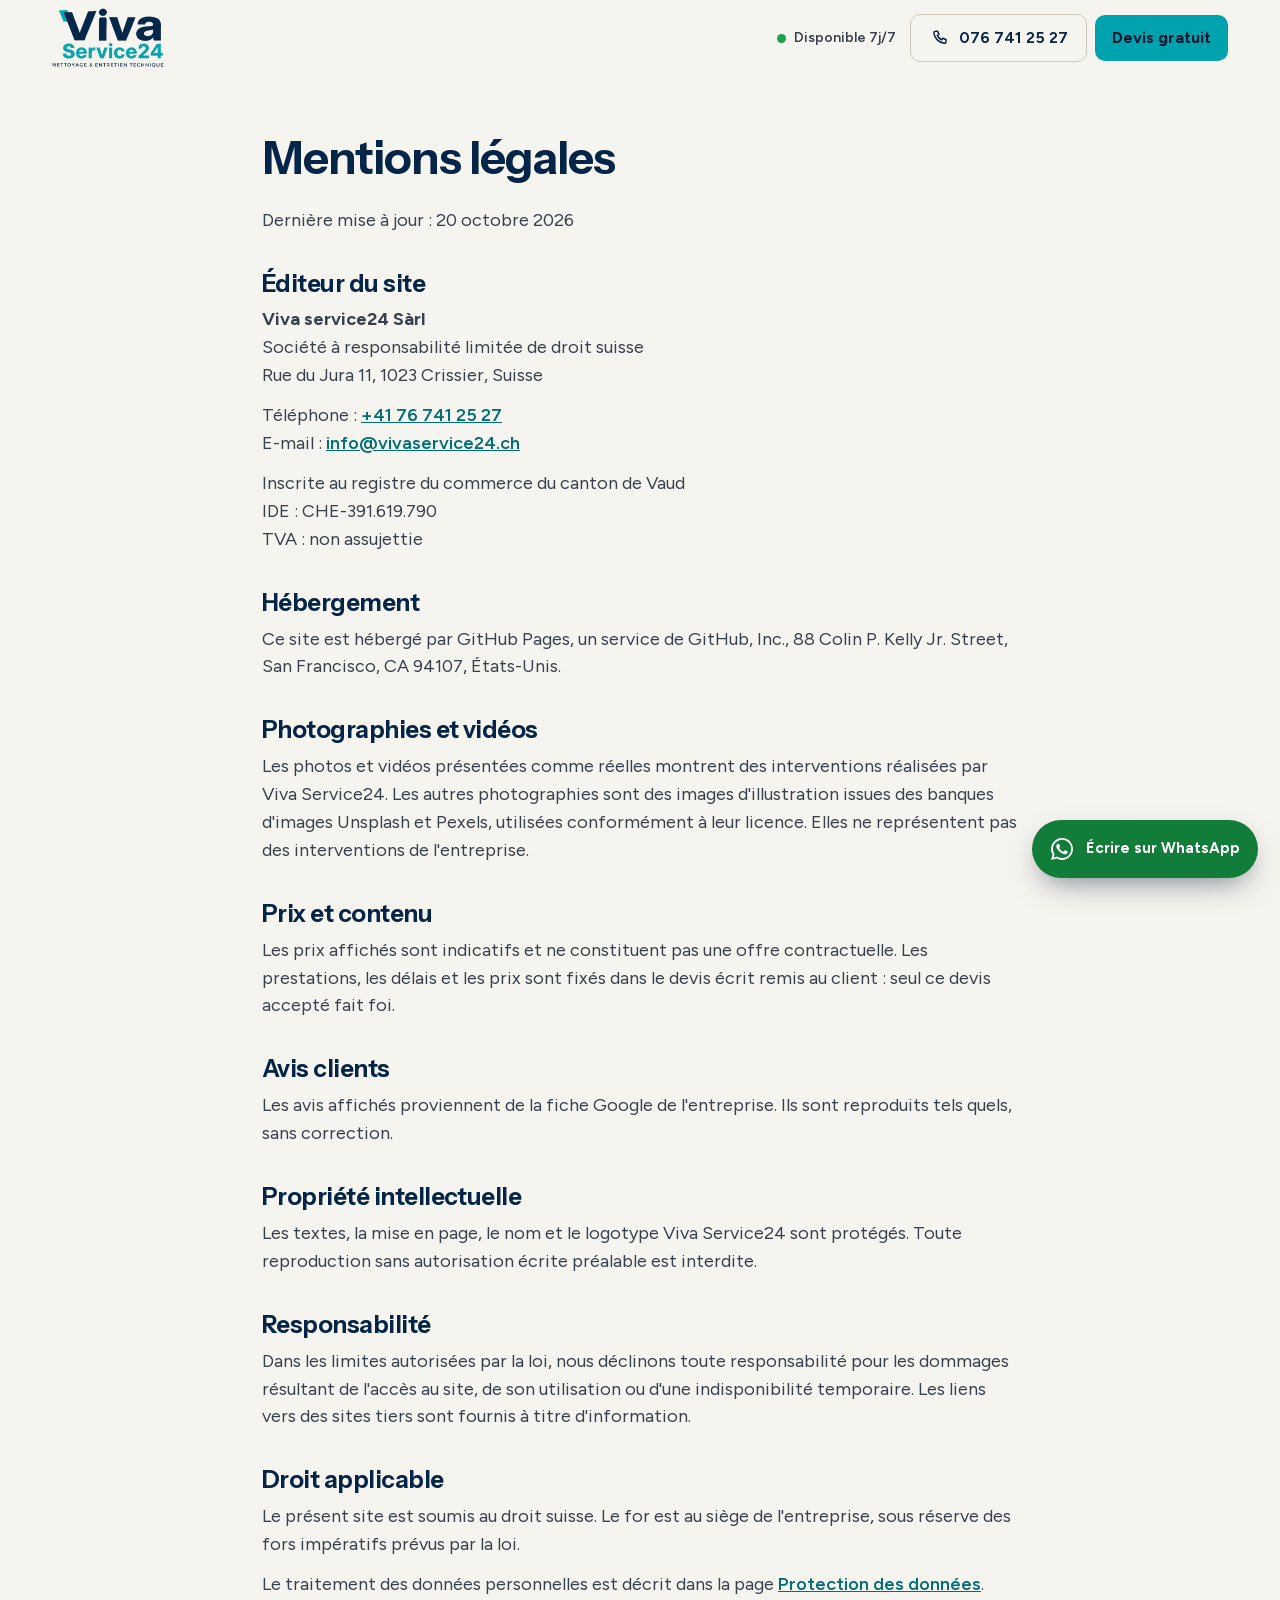
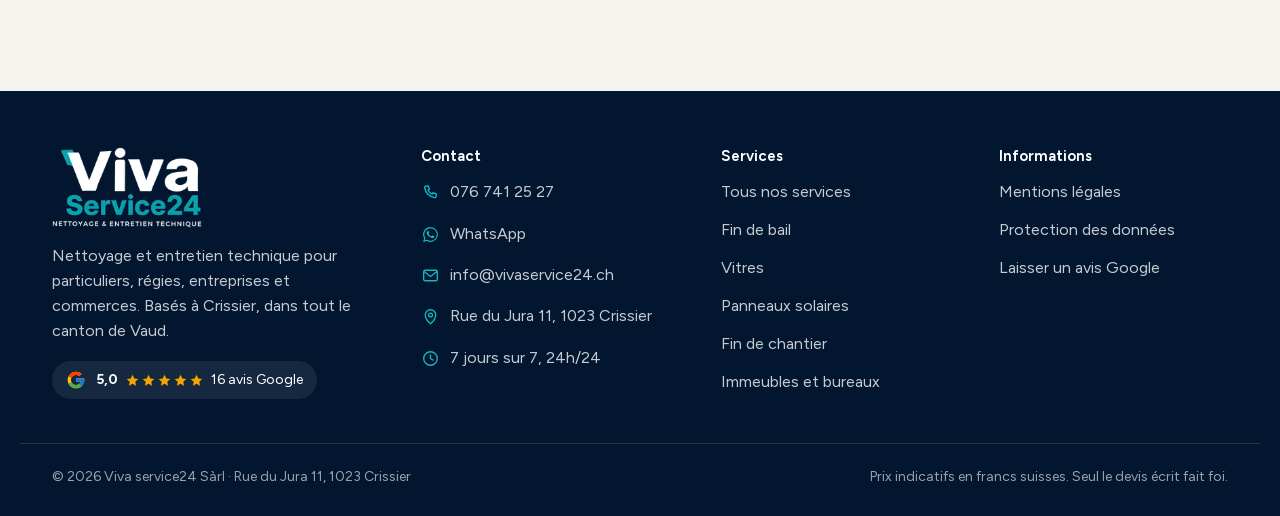
<file: mentions-legales/index.html>
<!doctype html>
<html lang="fr-CH">
<head>
<meta charset="utf-8">
<meta name="viewport" content="width=device-width, initial-scale=1, viewport-fit=cover">
<title>Mentions légales · Viva Service24</title>
<meta name="description" content="Mentions légales du site de Viva service24 Sàrl, entreprise de nettoyage à Crissier.">
<link rel="canonical" href="https://welcometothenextlevel.github.io/vivaservice24/mentions-legales/">
<meta name="theme-color" content="#042448">
<meta property="og:type" content="website">
<meta property="og:locale" content="fr_CH">
<meta property="og:site_name" content="Viva Service24">
<meta property="og:title" content="Mentions légales · Viva Service24">
<meta property="og:description" content="Mentions légales du site de Viva service24 Sàrl, entreprise de nettoyage à Crissier.">
<meta property="og:url" content="https://welcometothenextlevel.github.io/vivaservice24/mentions-legales/">
<meta property="og:image" content="https://welcometothenextlevel.github.io/vivaservice24/img/og-share.jpg">
<meta property="og:image:width" content="1200">
<meta property="og:image:height" content="630">
<meta property="og:image:alt" content="Membre de l'équipe Viva Service24 en t-shirt de l'entreprise, sur un toit de panneaux solaires">
<meta name="twitter:card" content="summary_large_image">
<meta name="twitter:title" content="Mentions légales · Viva Service24">
<meta name="twitter:description" content="Mentions légales du site de Viva service24 Sàrl, entreprise de nettoyage à Crissier.">
<meta name="twitter:image" content="https://welcometothenextlevel.github.io/vivaservice24/img/og-share.jpg">
<link rel="icon" href="../favicon.ico" sizes="any">
<link rel="icon" href="../img/brand/favicon.svg" type="image/svg+xml">
<link rel="apple-touch-icon" href="../img/brand/apple-touch-icon.png">
<link rel="manifest" href="../site.webmanifest">
<link rel="preload" href="../fonts/figtree-latin.woff2" as="font" type="font/woff2" crossorigin>
<link rel="preload" href="../fonts/instrument-sans-latin.woff2" as="font" type="font/woff2" crossorigin>
<style>@font-face{font-family:"Figtree";src:url(../fonts/figtree-latin.woff2) format("woff2");font-weight:300 900;font-style:normal;font-display:swap}@font-face{font-family:"Instrument Sans";src:url(../fonts/instrument-sans-latin.woff2) format("woff2");font-weight:400 700;font-stretch:75% 100%;font-style:normal;font-display:swap}:root{--navy:#042448;--navy-2:#0a3463;--navy-3:#123f73;--navy-deep:#021630;--teal:#00a2ae;--teal-2:#14b5c1;--teal-ink:#006f78;--teal-50:#e2f3f4;--teal-100:#c4e8ea;--paper:#f6f4ef;--paper-2:#ece8df;--white:#fff;--line:#e2ddd2;--line-2:#cfc8ba;--ink:#121d2c;--ink-2:#36414f;--muted:#5a6472;--gold:#f5a600;--wa:#127c3b;--wa-2:#0e6a32;--r:10px;--r-sm:6px;--r-lg:16px;--sh:0 1px 2px rgba(4,36,72,.06),0 10px 30px -12px rgba(4,36,72,.22);--sh-lg:0 2px 4px rgba(2,22,48,.08),0 28px 60px -24px rgba(2,22,48,.45);--f-h:"Instrument Sans",ui-sans-serif,system-ui,-apple-system,"Segoe UI",sans-serif;--f-b:"Figtree",ui-sans-serif,system-ui,-apple-system,"Segoe UI",sans-serif;--hd:64px;--gut:20px;}*,*::before,*::after{box-sizing:border-box}html{-webkit-text-size-adjust:100%;text-size-adjust:100%;scroll-behavior:smooth;scroll-padding-top:calc(var(--hd) + 12px)}@media (prefers-reduced-motion:reduce){html{scroll-behavior:auto}}body{margin:0;background:var(--paper);color:var(--ink);font:400 17px/1.55 var(--f-b);-webkit-font-smoothing:antialiased;text-rendering:optimizeLegibility;overflow-x:hidden}@media (min-width:980px){body{font-size:18px}}img,svg,video{display:block;max-width:100%}img{height:auto}picture{display:contents}a{color:inherit}h1,h2,h3{font-family:var(--f-h);font-weight:650;line-height:1.08;letter-spacing:-.022em;margin:0;color:var(--navy);text-wrap:balance}p{margin:0}ul,ol{margin:0;padding:0;list-style:none}button,input,select,textarea{font:inherit;color:inherit}:focus-visible{outline:3px solid var(--teal);outline-offset:3px;border-radius:4px}.container{width:100%;max-width:1240px;margin-inline:auto;padding-inline:var(--gut)}@media (min-width:768px){:root{--gut:32px}}.sr-only{position:absolute!important;width:1px;height:1px;padding:0;margin:-1px;overflow:hidden;clip:rect(0,0,0,0);white-space:nowrap;border:0}.skip{position:absolute;left:12px;top:-60px;z-index:100;background:var(--navy);color:#fff;padding:10px 14px;border-radius:var(--r-sm);text-decoration:none}.skip:focus{top:12px}.ic{width:1.2em;height:1.2em;flex:none;fill:none;stroke:currentColor;stroke-width:1.75;stroke-linecap:round;stroke-linejoin:round}.ic--g{stroke:none}.hl{position:relative;white-space:nowrap;z-index:0}.hl::after{content:"";position:absolute;z-index:-1;left:-.06em;right:-.06em;bottom:.04em;height:.3em;background:var(--teal);opacity:.55;transform:skewX(-18deg);border-radius:2px}.stars{display:inline-flex;gap:1px;color:var(--gold);vertical-align:-2px}.stars svg{width:15px;height:15px}.btn{--bg:var(--navy);--fg:#fff;display:inline-flex;align-items:center;justify-content:center;gap:.55em;min-height:48px;padding:.7em 1.15em;border-radius:var(--r);border:1.5px solid transparent;background:var(--bg);color:var(--fg);font:650 16px/1.15 var(--f-b);text-decoration:none;cursor:pointer;transition:transform .18s ease,box-shadow .18s ease,background-color .18s ease;-webkit-tap-highlight-color:transparent;white-space:nowrap}.btn .ic{width:20px;height:20px}.btn:hover{transform:translateY(-1px);box-shadow:0 8px 20px -10px rgba(4,36,72,.45)}.btn:active{transform:translateY(0)}.btn--primary{--bg:var(--teal);--fg:var(--navy-deep);font-weight:700}.btn--primary:hover{--bg:var(--teal-2)}.btn--ghost{--bg:transparent;--fg:var(--navy);border-color:var(--line-2)}.btn--ghost:hover{border-color:var(--navy);box-shadow:none}.btn--light{--bg:rgba(255,255,255,.1);--fg:#fff;border-color:rgba(255,255,255,.45);backdrop-filter:blur(6px);-webkit-backdrop-filter:blur(6px)}.btn--light:hover{--bg:rgba(255,255,255,.18);border-color:#fff}.btn--wa{--bg:var(--wa);--fg:#fff}.btn--wa:hover{--bg:var(--wa-2)}.btn--text{--bg:transparent;--fg:var(--teal-ink);text-decoration:underline;text-underline-offset:3px;padding-inline:.4em}.btn--text:hover{box-shadow:none}.btn--lg{min-height:54px;font-size:17px;padding:.8em 1.3em}.btn--sm{min-height:44px;font-size:15px}.btn--block{width:100%}.hd{position:sticky;top:0;z-index:50;background:rgba(246,244,239,.92);backdrop-filter:saturate(1.4) blur(12px);-webkit-backdrop-filter:saturate(1.4) blur(12px);border-bottom:1px solid transparent;transition:border-color .2s,box-shadow .2s}.hd.is-stuck{border-bottom-color:var(--line);box-shadow:0 6px 20px -16px rgba(4,36,72,.5)}.hd__in{height:var(--hd);display:flex;align-items:center;gap:16px}.hd__logo{display:block;flex:none;margin-right:auto}.hd__logo img{width:92px;height:auto}.hd__nav{display:none}.hd__act{display:flex;align-items:center;gap:8px}.live{display:none;align-items:center;gap:8px;font-size:14px;font-weight:600;color:var(--ink-2);white-space:nowrap}.live__dot{position:relative;width:9px;height:9px;border-radius:50%;background:#19a34a}.live__dot::after{content:"";position:absolute;inset:-4px;border-radius:50%;border:2px solid #19a34a;opacity:0;animation:pulse 2.4s ease-out infinite}@keyframes pulse{0%{transform:scale(.5);opacity:.7}100%{transform:scale(1.5);opacity:0}}@media (prefers-reduced-motion:reduce){.live__dot::after{animation:none}}.hd__tel{display:none}.hd__call{display:grid;place-items:center;width:46px;height:46px;border-radius:50%;border:1.5px solid var(--line-2);color:var(--navy);text-decoration:none}.hd__call .ic{width:21px;height:21px}.hd__cta{min-height:46px;padding-inline:1em}.hd__cta .lg{display:none}@media (min-width:640px){.hd__logo img{width:104px}.hd__cta .lg{display:inline}.hd__cta .sm{display:none}}@media (min-width:900px){:root{--hd:76px}.hd__call{display:none}.hd__tel{display:inline-flex}.live{display:inline-flex;margin-right:6px}.hd__logo img{width:112px}}@media (min-width:1260px){.hd__nav{display:block;margin-right:auto}.hd__in:has(.hd__nav) .hd__logo{margin-right:12px}.hd__nav ul{display:flex;gap:2px}.hd__nav a{display:block;padding:8px 12px;border-radius:var(--r-sm);text-decoration:none;font-size:15px;font-weight:600;color:var(--ink-2);white-space:nowrap}.hd__nav a:hover{color:var(--navy);background:var(--paper-2)}}.hero{position:relative;isolation:isolate;color:#fff;background:var(--navy);overflow:hidden}.hero__media{position:absolute;inset:0;z-index:-1}.hero__media::after{content:"";position:absolute;inset:0;background:linear-gradient(180deg,rgba(2,22,48,.62) 0%,rgba(4,36,72,.8) 42%,var(--navy) 62%)}.hero__img,.hero__video{position:absolute;inset:0 0 auto 0;width:100%;height:62%;min-height:420px;object-fit:cover}.hero__video{opacity:0;transition:opacity .8s ease}.hero__video.is-on{opacity:1}.hero__grid{display:grid;gap:28px;padding-top:28px;padding-bottom:32px}.hero__copy{display:flex;flex-direction:column;align-items:flex-start;gap:18px}.gbadge{display:inline-flex;align-items:center;gap:8px;padding:7px 12px 7px 9px;border-radius:999px;background:rgba(255,255,255,.96);color:var(--ink);text-decoration:none;font-size:14px;box-shadow:0 4px 16px -8px rgba(0,0,0,.4)}.gbadge .ic--g{width:18px;height:18px}.gbadge b{font-size:15px}.gbadge>span:last-child{color:var(--ink-2);font-weight:500}.gbadge--dark{background:var(--white);border:1px solid var(--line)}.hero h1{color:#fff;font-size:clamp(34px,7.4vw,60px);max-width:16ch}.hero .hl::after{opacity:.75}.hero__sub{font-size:18px;line-height:1.5;color:rgba(255,255,255,.88);max-width:40ch}.hero__ctas{display:flex;flex-direction:column;gap:10px;width:100%}.hero__ctas .btn{width:100%}.hero__points{display:flex;flex-wrap:wrap;gap:10px 18px;font-size:15px;font-weight:600;color:rgba(255,255,255,.92)}.hero__points li{display:flex;align-items:center;gap:8px}.hero__points .ic{width:20px;height:20px;color:var(--teal-2)}@media (min-width:560px){.hero__ctas{flex-direction:row;flex-wrap:wrap;width:auto}.hero__ctas .btn{width:auto}}@media (min-width:980px){.hero__media::after{background:linear-gradient(90deg,rgba(2,22,48,.9) 0%,rgba(4,36,72,.78) 42%,rgba(4,36,72,.35) 100%)}.hero__img,.hero__video{height:100%}.hero__grid{grid-template-columns:minmax(0,1fr) 440px;align-items:center;gap:48px;padding-top:56px;padding-bottom:56px;min-height:min(760px,calc(100vh - var(--hd)))}.hero__copy{gap:22px}.hero__sub{font-size:20px}}@media (min-width:1180px){.hero__grid{grid-template-columns:minmax(0,1fr) 460px;gap:72px}}.qf{position:relative;background:var(--white);color:var(--ink);border-radius:var(--r-lg);padding:22px 18px 18px;box-shadow:var(--sh-lg)}@media (min-width:420px){.qf{padding:26px 24px 22px}}.qf__head{margin-bottom:16px}.qf__title{font:650 24px/1.1 var(--f-h);color:var(--navy);letter-spacing:-.02em}.qf__sub{margin-top:4px;font-size:15px;color:var(--muted)}.qf__prog{display:flex;align-items:center;gap:12px;margin-top:14px;font-size:13px;font-weight:600;color:var(--muted)}.qf__bar{flex:1;height:4px;border-radius:4px;background:var(--paper-2);overflow:hidden}.qf__bar i{display:block;height:100%;width:50%;background:var(--teal);border-radius:4px;transition:width .35s ease}.qf.is-step2 .qf__bar i{width:100%}.qf__step{border:0;margin:0;padding:0;min-width:0;display:grid;gap:12px}.js .qf__step[data-step="2"]{display:none}.js .qf.is-step2 .qf__step[data-step="1"]{display:none}.js .qf.is-step2 .qf__step[data-step="2"]{display:grid}.qf__legend{font-weight:700;font-size:16px;color:var(--navy);padding:0;margin-bottom:2px}.qf__legend--sm{font-size:15px;margin-top:4px}.chips{display:grid;grid-template-columns:1fr 1fr;gap:8px}.chips--rooms{grid-template-columns:repeat(4,1fr)}.chip{position:relative;display:block}.chip input{position:absolute;opacity:0;inset:0;width:100%;height:100%;margin:0;cursor:pointer}.chip span{display:flex;align-items:center;justify-content:center;text-align:center;min-height:48px;padding:8px 10px;border:1.5px solid var(--line-2);border-radius:var(--r);font-size:15px;font-weight:600;line-height:1.2;color:var(--ink-2);background:var(--white);transition:border-color .15s,background-color .15s,color .15s}.chip--sm span{min-height:44px;font-size:15px;padding:6px}.chip input:hover+span{border-color:var(--navy-3)}.chip input:checked+span{border-color:var(--navy);background:var(--navy);color:#fff}.chip input:focus-visible+span{outline:3px solid var(--teal);outline-offset:2px}.field{display:grid;gap:5px}.field__l{font-size:14px;font-weight:650;color:var(--ink-2)}.field__l em{font-style:normal;font-weight:500;color:var(--muted);margin-left:4px}.field__i{width:100%;min-height:50px;padding:12px 14px;border:1.5px solid var(--line-2);border-radius:var(--r);background:var(--white);font-size:17px;line-height:1.3;color:var(--ink);transition:border-color .15s,box-shadow .15s;appearance:none;-webkit-appearance:none}textarea.field__i{min-height:84px;resize:vertical}input[type=date].field__i{min-height:50px}.field__i::placeholder{color:#9199a3}.field__i:focus{outline:none;border-color:var(--navy);box-shadow:0 0 0 3px rgba(0,162,174,.28)}.field__i[aria-invalid=true]{border-color:#b42318}.qf__err{display:none;margin-top:-6px;font-size:14px;font-weight:600;color:#b42318}.qf__err.is-on{display:block}.qf__fine{font-size:13px;line-height:1.45;color:var(--muted);text-align:center}.qf__back{display:inline-flex;align-items:center;justify-content:center;gap:6px;min-height:44px;background:none;border:0;color:var(--muted);font-size:14px;font-weight:600;cursor:pointer}.qf__back .ic{width:16px;height:16px}.qf__status{font-size:15px;font-weight:600}.qf__status:empty{display:none}.qf__status{margin-top:12px;padding:12px 14px;border-radius:var(--r);background:#fef3f2;color:#912018}.qf__status a{font-weight:700}.qf__wa{display:flex;align-items:center;gap:12px;margin-top:14px;padding:12px 14px;border-radius:var(--r);background:#ecf7f0;color:#0b4f26;text-decoration:none;font-size:15px;line-height:1.35}.qf__wa .ic{width:26px;height:26px;color:var(--wa)}.qf__wa:hover{background:#dff1e6}.hp{position:absolute!important;left:-9999px;width:1px;height:1px;overflow:hidden}.js .qf__bail[hidden]{display:none}.rstrip{background:var(--navy);color:#fff}.trust{background:var(--white);border-bottom:1px solid var(--line)}.trust__in{display:grid;grid-template-columns:1fr 1fr;gap:14px 18px;padding-block:18px;font-size:14px;line-height:1.35;color:var(--ink-2)}.trust__in li{display:flex;align-items:flex-start;gap:10px}.trust__in .ic{width:22px;height:22px;color:var(--teal-ink);margin-top:1px}.trust__in b{display:block;color:var(--navy);font-size:15px}@media (min-width:900px){.trust__in{grid-template-columns:repeat(4,1fr);padding-block:22px}.trust__in li+li{border-left:1px solid var(--line);padding-left:18px}}</style>
<link rel="preload" href="../css/site.css?v=7" as="style" onload="this.onload=null;this.rel='stylesheet'">
<noscript><link rel="stylesheet" href="../css/site.css?v=7"></noscript>
<script>document.documentElement.classList.add('js')</script>
<script type="application/ld+json">{"@context":"https://schema.org","@type":["LocalBusiness","HomeAndConstructionBusiness"],"@id":"https://welcometothenextlevel.github.io/vivaservice24/#entreprise","name":"Viva Service24","alternateName":"Entreprise de nettoyage VIVA service24","legalName":"Viva service24 Sàrl","slogan":"Nettoyage & entretien technique","url":"https://welcometothenextlevel.github.io/vivaservice24/","logo":"https://welcometothenextlevel.github.io/vivaservice24/img/brand/logo.png","image":"https://welcometothenextlevel.github.io/vivaservice24/img/real/equipe-tshirt-1360.webp","telephone":"+41 76 741 25 27","email":"info@vivaservice24.ch","priceRange":"CHF 45 à 950","currenciesAccepted":"CHF","address":{"@type":"PostalAddress","streetAddress":"Rue du Jura 11","postalCode":"1023","addressLocality":"Crissier","addressRegion":"VD","addressCountry":"CH"},"geo":{"@type":"GeoCoordinates","latitude":46.5395,"longitude":6.5783},"openingHoursSpecification":[{"@type":"OpeningHoursSpecification","dayOfWeek":["Monday","Tuesday","Wednesday","Thursday","Friday","Saturday","Sunday"],"opens":"00:00","closes":"23:59"}],"areaServed":[{"@type":"City","name":"Lausanne"},{"@type":"City","name":"Renens"},{"@type":"City","name":"Crissier"},{"@type":"City","name":"Ecublens"},{"@type":"City","name":"Prilly"},{"@type":"City","name":"Bussigny"},{"@type":"City","name":"Morges"},{"@type":"City","name":"Pully"},{"@type":"City","name":"Lutry"},{"@type":"City","name":"Epalinges"},{"@type":"City","name":"Le Mont-sur-Lausanne"},{"@type":"City","name":"Cheseaux-sur-Lausanne"},{"@type":"City","name":"Chavannes-près-Renens"},{"@type":"AdministrativeArea","name":"Canton de Vaud"}],"sameAs":["https://www.google.com/maps/search/?api=1&query=Entreprise%20de%20nettoyage%20VIVA%20service24%20Crissier"]}</script>
</head>
<body class="is-simple">
<svg width="0" height="0" style="position:absolute" aria-hidden="true" focusable="false">
<defs>
<symbol id="i-phone" viewBox="0 0 24 24"><path d="M6.6 3.8h2.6l1.5 3.9-1.9 1.2a10.6 10.6 0 0 0 5.3 5.3l1.2-1.9 3.9 1.5v2.6a2 2 0 0 1-2.1 2A14.6 14.6 0 0 1 4.6 5.9a2 2 0 0 1 2-2.1z"/></symbol>
<symbol id="i-wa" viewBox="0 0 24 24"><path stroke="none" fill="currentColor" d="M12.04 2.5a9.43 9.43 0 0 0-8.1 14.24L2.6 21.5l4.88-1.28a9.43 9.43 0 1 0 4.56-17.72zm0 17.26a7.8 7.8 0 0 1-3.98-1.09l-.29-.17-2.9.76.78-2.83-.19-.3a7.82 7.82 0 1 1 6.58 3.63zm4.29-5.86c-.24-.12-1.4-.69-1.61-.77-.22-.08-.38-.12-.54.12-.16.24-.62.77-.76.93-.14.16-.28.18-.52.06-.24-.12-1-.37-1.91-1.18-.7-.63-1.18-1.41-1.32-1.65-.14-.24-.01-.37.1-.49.11-.11.24-.28.36-.42.12-.14.16-.24.24-.4.08-.16.04-.3-.02-.42-.06-.12-.54-1.3-.74-1.78-.2-.47-.4-.4-.54-.41h-.46a.89.89 0 0 0-.64.3 2.7 2.7 0 0 0-.84 2c0 1.18.86 2.32.98 2.48.12.16 1.69 2.58 4.1 3.62.57.25 1.02.4 1.37.51.58.18 1.1.16 1.52.1.46-.07 1.4-.57 1.6-1.13.2-.55.2-1.03.14-1.13-.06-.1-.22-.16-.46-.28z"/></symbol>
<symbol id="i-check" viewBox="0 0 24 24"><path d="M5 12.6l4.3 4.2L19 7.2"/></symbol>
<symbol id="i-clock" viewBox="0 0 24 24"><circle cx="12" cy="12" r="8.6"/><path d="M12 7.4V12l3.1 2"/></symbol>
<symbol id="i-pin" viewBox="0 0 24 24"><path d="M12 21.2s-6.6-5.7-6.6-11.1a6.6 6.6 0 0 1 13.2 0c0 5.4-6.6 11.1-6.6 11.1z"/><circle cx="12" cy="10.1" r="2.4"/></symbol>
<symbol id="i-mail" viewBox="0 0 24 24"><rect x="3.4" y="5.4" width="17.2" height="13.2" rx="2"/><path d="M4.2 7.2l7.8 6 7.8-6"/></symbol>
<symbol id="i-arrow" viewBox="0 0 24 24"><path d="M4.8 12h14.2M13.4 6.2l5.8 5.8-5.8 5.8"/></symbol>
<symbol id="i-chev" viewBox="0 0 24 24"><path d="M6.4 9.2l5.6 5.6 5.6-5.6"/></symbol>
<symbol id="i-back" viewBox="0 0 24 24"><path d="M19.2 12H5M10.6 6.2L4.8 12l5.8 5.8"/></symbol>
<symbol id="i-star" viewBox="0 0 24 24"><path stroke="none" fill="currentColor" d="M12 2.9l2.8 5.8 6.3.9-4.6 4.4 1.1 6.3L12 17.3l-5.6 3 1.1-6.3-4.6-4.4 6.3-.9z"/></symbol>
<symbol id="i-cal" viewBox="0 0 24 24"><rect x="3.8" y="5.4" width="16.4" height="14.8" rx="2"/><path d="M3.8 10h16.4M8.4 3.4v4M15.6 3.4v4"/></symbol>
<symbol id="i-reply" viewBox="0 0 24 24"><path d="M5.2 5.2h13.6a1.6 1.6 0 0 1 1.6 1.6v8.6a1.6 1.6 0 0 1-1.6 1.6H10l-4.6 3.4V17H5.2a1.6 1.6 0 0 1-1.6-1.6V6.8a1.6 1.6 0 0 1 1.6-1.6z"/><path d="M7.6 9.6h8.8M7.6 12.8h5.4"/></symbol>
<symbol id="i-home" viewBox="0 0 24 24"><path d="M3.8 11.2L12 4.6l8.2 6.6M6.2 9.4v10.4h11.6V9.4M10 19.8v-5h4v5"/></symbol>
<symbol id="i-key" viewBox="0 0 24 24"><circle cx="8" cy="15.6" r="4.2"/><path d="M11 12.6l8.6-8.6M16.2 7.4l2.4 2.4M13.8 9.8l2 2"/></symbol>
<symbol id="i-camera" viewBox="0 0 24 24"><rect x="3.4" y="7" width="17.2" height="12.4" rx="2"/><circle cx="12" cy="13.2" r="3.4"/><path d="M8.6 7l1.6-2.6h3.6L15.4 7"/></symbol>
<symbol id="i-drop" viewBox="0 0 24 24"><path d="M12 3.4s6.2 6.5 6.2 10.8a6.2 6.2 0 0 1-12.4 0C5.8 9.9 12 3.4 12 3.4z"/><path d="M9.2 14.6a2.9 2.9 0 0 0 2.6 2.6"/></symbol>
<symbol id="i-spark" viewBox="0 0 24 24"><path d="M12 2.8c.7 4.8 2.6 6.7 7.4 7.4-4.8.7-6.7 2.6-7.4 7.4-.7-4.8-2.6-6.7-7.4-7.4 4.8-.7 6.7-2.6 7.4-7.4z"/><path d="M18.6 16.4c.3 1.7 1 2.4 2.6 2.6-1.7.3-2.4 1-2.6 2.6-.3-1.7-1-2.4-2.6-2.6 1.7-.2 2.4-.9 2.6-2.6z"/></symbol>
<symbol id="i-building" viewBox="0 0 24 24"><path d="M5 20.4V4.6h9.4v15.8M14.4 9.4H19v11M3.4 20.4h17.2"/><path d="M8 8h3.4M8 11.4h3.4M8 14.8h3.4"/></symbol>
<symbol id="i-window" viewBox="0 0 24 24"><rect x="4.2" y="3.6" width="15.6" height="16.8" rx="1.4"/><path d="M12 3.6v16.8M4.2 12h15.6"/></symbol>
<symbol id="i-solar" viewBox="0 0 24 24"><path d="M3.4 18.4l3.1-10.6h11l3.1 10.6z"/><path d="M4.9 13.2h14.2M10.1 7.8l-1.1 10.6M13.9 7.8l1.1 10.6M12 18.4v2.4M8.6 20.8h6.8"/></symbol>
<symbol id="i-helmet" viewBox="0 0 24 24"><path d="M3.6 17.2h16.8M5.2 17.2a6.8 6.8 0 0 1 13.6 0"/><path d="M10 10.6V7h4v3.6"/></symbol>
<symbol id="i-leaf" viewBox="0 0 24 24"><path d="M5.2 19.4c0-8.2 5-13.6 14-13.6 0 9.2-5.2 14.4-13.4 14.4"/><path d="M5.2 19.4l7.4-7.6"/></symbol>
<symbol id="i-spray" viewBox="0 0 24 24"><path d="M8 9.4h5.6v11H8zM9.2 9.4V6.6h3.2v2.8M12.4 6.6h2.2M17 5.2h.01M19.2 7.4h.01M17 9.6h.01M19.2 3h.01"/></symbol>
<symbol id="i-play" viewBox="0 0 24 24"><path stroke="none" fill="currentColor" d="M8.4 5.6v12.8l10-6.4z"/></symbol>
<symbol id="i-pause" viewBox="0 0 24 24"><path d="M9 6v12M15 6v12"/></symbol>
<symbol id="i-x" viewBox="0 0 24 24"><path d="M6.4 6.4l11.2 11.2M17.6 6.4L6.4 17.6"/></symbol>
<symbol id="i-g" viewBox="0 0 48 48"><path stroke="none" fill="#FFC107" d="M43.6 20.5H42V20H24v8h11.3C33.7 32.7 29.2 36 24 36c-6.6 0-12-5.4-12-12s5.4-12 12-12c3.1 0 5.8 1.2 7.9 3.1l5.7-5.7C34 6.1 29.3 4 24 4 13 4 4 13 4 24s9 20 20 20 20-9 20-20c0-1.3-.1-2.4-.4-3.5z"/><path stroke="none" fill="#FF3D00" d="M6.3 14.7l6.6 4.8C14.7 15.1 19 12 24 12c3.1 0 5.8 1.2 7.9 3.1l5.7-5.7C34 6.1 29.3 4 24 4 16.3 4 9.7 8.3 6.3 14.7z"/><path stroke="none" fill="#4CAF50" d="M24 44c5.2 0 9.9-2 13.4-5.2l-6.2-5.2A11.9 11.9 0 0 1 24 36c-5.2 0-9.6-3.3-11.3-8l-6.5 5C9.5 39.6 16.2 44 24 44z"/><path stroke="none" fill="#1976D2" d="M43.6 20.5H42V20H24v8h11.3a12 12 0 0 1-4.1 5.6l6.2 5.2C37 39.2 44 34 44 24c0-1.3-.1-2.4-.4-3.5z"/></symbol>
</defs></svg><a class="skip" href="#contenu">Aller au contenu</a>
<header class="hd" data-header>
  <div class="hd__in container">
    <a class="hd__logo" href="../" aria-label="Viva Service24, accueil">
      <img src="../img/brand/logo-221.png" srcset="../img/brand/logo-221.png 221w, ../img/brand/logo.png 442w" sizes="110px" width="221" height="120" alt="Viva Service24">
    </a>
    
    <div class="hd__act">
      <span class="live"><i class="live__dot"></i>Disponible 7j/7</span>
      <a class="btn btn--ghost hd__tel" href="tel:+41767412527"><svg class="ic" aria-hidden="true"><use href="#i-phone"></use></svg><span>076 741 25 27</span></a>
      <a class="hd__call" href="tel:+41767412527" aria-label="Appeler le 076 741 25 27"><svg class="ic" aria-hidden="true"><use href="#i-phone"></use></svg></a>
      <a class="btn btn--primary hd__cta" href="../#devis" data-to-form><span class="lg">Devis gratuit</span><span class="sm">Devis</span></a>
    </div>
  </div>
</header>
<main id="contenu">
<section class="page"><div class="container page__in"><h1>Mentions légales</h1><div class="prose">
<p class="muted">Dernière mise à jour : 20 octobre 2026</p>
<h2>Éditeur du site</h2>
<p><b>Viva service24 Sàrl</b><br>Société à responsabilité limitée de droit suisse<br>Rue du Jura 11, 1023 Crissier, Suisse</p>
<p>Téléphone : <a href="tel:+41767412527">+41 76 741 25 27</a><br>E-mail : <a href="mailto:info@vivaservice24.ch">info@vivaservice24.ch</a></p>
<p>Inscrite au registre du commerce du canton de Vaud<br>IDE : CHE-391.619.790<br>TVA : non assujettie</p>
<h2>Hébergement</h2>
<p>Ce site est hébergé par GitHub Pages, un service de GitHub, Inc., 88 Colin P. Kelly Jr. Street, San Francisco, CA 94107, États-Unis.</p>
<h2>Photographies et vidéos</h2>
<p>Les photos et vidéos présentées comme réelles montrent des interventions réalisées par Viva Service24. Les autres photographies sont des images d'illustration issues des banques d'images Unsplash et Pexels, utilisées conformément à leur licence. Elles ne représentent pas des interventions de l'entreprise.</p>
<h2>Prix et contenu</h2>
<p>Les prix affichés sont indicatifs et ne constituent pas une offre contractuelle. Les prestations, les délais et les prix sont fixés dans le devis écrit remis au client : seul ce devis accepté fait foi.</p>
<h2>Avis clients</h2>
<p>Les avis affichés proviennent de la fiche Google de l'entreprise. Ils sont reproduits tels quels, sans correction.</p>
<h2>Propriété intellectuelle</h2>
<p>Les textes, la mise en page, le nom et le logotype Viva Service24 sont protégés. Toute reproduction sans autorisation écrite préalable est interdite.</p>
<h2>Responsabilité</h2>
<p>Dans les limites autorisées par la loi, nous déclinons toute responsabilité pour les dommages résultant de l'accès au site, de son utilisation ou d'une indisponibilité temporaire. Les liens vers des sites tiers sont fournis à titre d'information.</p>
<h2>Droit applicable</h2>
<p>Le présent site est soumis au droit suisse. Le for est au siège de l'entreprise, sous réserve des fors impératifs prévus par la loi.</p>
<p>Le traitement des données personnelles est décrit dans la page <a href="../confidentialite/">Protection des données</a>.</p>
</div></div></section>
</main>
<footer class="ft">
  <div class="container ft__grid">
    <div class="ft__brand">
      <img src="../img/brand/logo-white-221.png" width="221" height="120" alt="Viva Service24" loading="lazy">
      <p>Nettoyage et entretien technique pour particuliers, régies, entreprises et commerces. Basés à Crissier, dans tout le canton de Vaud.</p>
      <a class="ft__google" href="https://www.google.com/maps/search/?api=1&query=Entreprise%20de%20nettoyage%20VIVA%20service24%20Crissier" target="_blank" rel="noopener"><svg class="ic ic--g" aria-hidden="true"><use href="#i-g"></use></svg><span><b>5,0</b> <span class="stars" aria-hidden="true"><svg viewBox="0 0 24 24"><use href="#i-star"></use></svg><svg viewBox="0 0 24 24"><use href="#i-star"></use></svg><svg viewBox="0 0 24 24"><use href="#i-star"></use></svg><svg viewBox="0 0 24 24"><use href="#i-star"></use></svg><svg viewBox="0 0 24 24"><use href="#i-star"></use></svg></span> <span>16 avis Google</span></span></a>
    </div>
    <div>
      <h2 class="ft__h">Contact</h2>
      <ul class="ft__list">
        <li><a href="tel:+41767412527"><svg class="ic" aria-hidden="true"><use href="#i-phone"></use></svg>076 741 25 27</a></li>
        <li><a href="https://wa.me/41767412527?text=Bonjour%2C%20je%20souhaite%20un%20devis." data-wa target="_blank" rel="noopener"><svg class="ic" aria-hidden="true"><use href="#i-wa"></use></svg>WhatsApp</a></li>
        <li><a href="mailto:info@vivaservice24.ch"><svg class="ic" aria-hidden="true"><use href="#i-mail"></use></svg>info@vivaservice24.ch</a></li>
        <li><span><svg class="ic" aria-hidden="true"><use href="#i-pin"></use></svg>Rue du Jura 11, 1023 Crissier</span></li>
        <li><span><svg class="ic" aria-hidden="true"><use href="#i-clock"></use></svg>7 jours sur 7, 24h/24</span></li>
      </ul>
    </div>
    <div>
      <h2 class="ft__h">Services</h2>
      <ul class="ft__list ft__list--plain"><li><a href="../">Tous nos services</a></li><li><a href="../fin-de-bail/">Fin de bail</a></li><li><a href="../vitres/">Vitres</a></li><li><a href="../panneaux-solaires/">Panneaux solaires</a></li><li><a href="../fin-de-chantier/">Fin de chantier</a></li><li><a href="../entretien-immeubles/">Immeubles et bureaux</a></li></ul>
    </div>
    <div>
      <h2 class="ft__h">Informations</h2>
      <ul class="ft__list ft__list--plain">
        <li><a href="../mentions-legales/">Mentions légales</a></li>
        <li><a href="../confidentialite/">Protection des données</a></li>
        <li><a href="https://www.google.com/maps/search/?api=1&query=Entreprise%20de%20nettoyage%20VIVA%20service24%20Crissier" target="_blank" rel="noopener">Laisser un avis Google</a></li>
      </ul>
    </div>
  </div>
  <div class="container ft__bottom">
    <p>© 2026 Viva service24 Sàrl · Rue du Jura 11, 1023 Crissier</p>
    <p>Prix indicatifs en francs suisses. Seul le devis écrit fait foi.</p>
  </div>
</footer>
<nav class="mbar" aria-label="Contact rapide" data-mbar>
  <a href="tel:+41767412527"><svg class="ic" aria-hidden="true"><use href="#i-phone"></use></svg><span>Appeler</span></a>
  <a href="https://wa.me/41767412527?text=Bonjour%2C%20je%20souhaite%20un%20devis." data-wa target="_blank" rel="noopener"><svg class="ic" aria-hidden="true"><use href="#i-wa"></use></svg><span>WhatsApp</span></a>
  <a href="../#devis" data-to-form class="mbar__cta"><svg class="ic" aria-hidden="true"><use href="#i-mail"></use></svg><span>Devis</span></a>
</nav>
<a class="wafloat" href="https://wa.me/41767412527?text=Bonjour%2C%20je%20souhaite%20un%20devis." data-wa target="_blank" rel="noopener" aria-label="Écrire sur WhatsApp"><svg class="ic" aria-hidden="true"><use href="#i-wa"></use></svg><span>Écrire sur WhatsApp</span></a>
<script src="../js/config.js?v=7" defer></script>
<script src="../js/reviews.js?v=7" defer></script>
<script src="../js/main.js?v=7" defer></script>
</file>
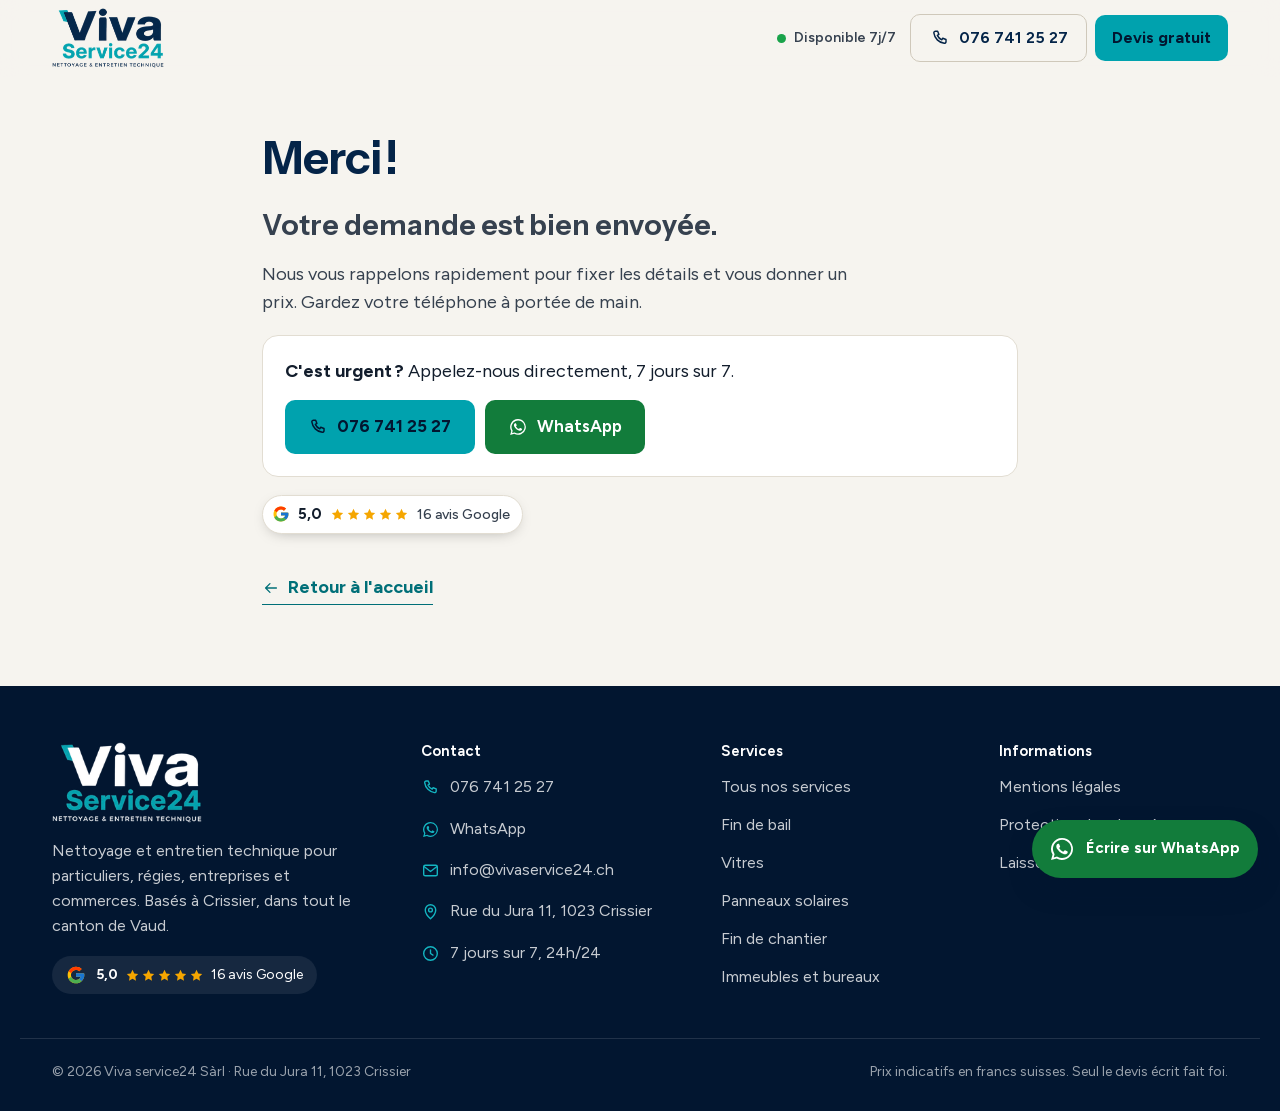
<file: merci/index.html>
<!doctype html>
<html lang="fr-CH">
<head>
<meta charset="utf-8">
<meta name="viewport" content="width=device-width, initial-scale=1, viewport-fit=cover">
<title>Merci, votre demande est envoyée · Viva Service24</title>
<meta name="description" content="Votre demande de devis a bien été envoyée à Viva Service24. Nous vous rappelons rapidement.">
<meta name="robots" content="noindex"><link rel="canonical" href="https://welcometothenextlevel.github.io/vivaservice24/merci/">
<meta name="theme-color" content="#042448">
<meta property="og:type" content="website">
<meta property="og:locale" content="fr_CH">
<meta property="og:site_name" content="Viva Service24">
<meta property="og:title" content="Merci, votre demande est envoyée · Viva Service24">
<meta property="og:description" content="Votre demande de devis a bien été envoyée à Viva Service24. Nous vous rappelons rapidement.">
<meta property="og:url" content="https://welcometothenextlevel.github.io/vivaservice24/merci/">
<meta property="og:image" content="https://welcometothenextlevel.github.io/vivaservice24/img/og-share.jpg">
<meta property="og:image:width" content="1200">
<meta property="og:image:height" content="630">
<meta property="og:image:alt" content="Membre de l'équipe Viva Service24 en t-shirt de l'entreprise, sur un toit de panneaux solaires">
<meta name="twitter:card" content="summary_large_image">
<meta name="twitter:title" content="Merci, votre demande est envoyée · Viva Service24">
<meta name="twitter:description" content="Votre demande de devis a bien été envoyée à Viva Service24. Nous vous rappelons rapidement.">
<meta name="twitter:image" content="https://welcometothenextlevel.github.io/vivaservice24/img/og-share.jpg">
<link rel="icon" href="../favicon.ico" sizes="any">
<link rel="icon" href="../img/brand/favicon.svg" type="image/svg+xml">
<link rel="apple-touch-icon" href="../img/brand/apple-touch-icon.png">
<link rel="manifest" href="../site.webmanifest">
<link rel="preload" href="../fonts/figtree-latin.woff2" as="font" type="font/woff2" crossorigin>
<link rel="preload" href="../fonts/instrument-sans-latin.woff2" as="font" type="font/woff2" crossorigin>
<style>@font-face{font-family:"Figtree";src:url(../fonts/figtree-latin.woff2) format("woff2");font-weight:300 900;font-style:normal;font-display:swap}@font-face{font-family:"Instrument Sans";src:url(../fonts/instrument-sans-latin.woff2) format("woff2");font-weight:400 700;font-stretch:75% 100%;font-style:normal;font-display:swap}:root{--navy:#042448;--navy-2:#0a3463;--navy-3:#123f73;--navy-deep:#021630;--teal:#00a2ae;--teal-2:#14b5c1;--teal-ink:#006f78;--teal-50:#e2f3f4;--teal-100:#c4e8ea;--paper:#f6f4ef;--paper-2:#ece8df;--white:#fff;--line:#e2ddd2;--line-2:#cfc8ba;--ink:#121d2c;--ink-2:#36414f;--muted:#5a6472;--gold:#f5a600;--wa:#127c3b;--wa-2:#0e6a32;--r:10px;--r-sm:6px;--r-lg:16px;--sh:0 1px 2px rgba(4,36,72,.06),0 10px 30px -12px rgba(4,36,72,.22);--sh-lg:0 2px 4px rgba(2,22,48,.08),0 28px 60px -24px rgba(2,22,48,.45);--f-h:"Instrument Sans",ui-sans-serif,system-ui,-apple-system,"Segoe UI",sans-serif;--f-b:"Figtree",ui-sans-serif,system-ui,-apple-system,"Segoe UI",sans-serif;--hd:64px;--gut:20px;}*,*::before,*::after{box-sizing:border-box}html{-webkit-text-size-adjust:100%;text-size-adjust:100%;scroll-behavior:smooth;scroll-padding-top:calc(var(--hd) + 12px)}@media (prefers-reduced-motion:reduce){html{scroll-behavior:auto}}body{margin:0;background:var(--paper);color:var(--ink);font:400 17px/1.55 var(--f-b);-webkit-font-smoothing:antialiased;text-rendering:optimizeLegibility;overflow-x:hidden}@media (min-width:980px){body{font-size:18px}}img,svg,video{display:block;max-width:100%}img{height:auto}picture{display:contents}a{color:inherit}h1,h2,h3{font-family:var(--f-h);font-weight:650;line-height:1.08;letter-spacing:-.022em;margin:0;color:var(--navy);text-wrap:balance}p{margin:0}ul,ol{margin:0;padding:0;list-style:none}button,input,select,textarea{font:inherit;color:inherit}:focus-visible{outline:3px solid var(--teal);outline-offset:3px;border-radius:4px}.container{width:100%;max-width:1240px;margin-inline:auto;padding-inline:var(--gut)}@media (min-width:768px){:root{--gut:32px}}.sr-only{position:absolute!important;width:1px;height:1px;padding:0;margin:-1px;overflow:hidden;clip:rect(0,0,0,0);white-space:nowrap;border:0}.skip{position:absolute;left:12px;top:-60px;z-index:100;background:var(--navy);color:#fff;padding:10px 14px;border-radius:var(--r-sm);text-decoration:none}.skip:focus{top:12px}.ic{width:1.2em;height:1.2em;flex:none;fill:none;stroke:currentColor;stroke-width:1.75;stroke-linecap:round;stroke-linejoin:round}.ic--g{stroke:none}.hl{position:relative;white-space:nowrap;z-index:0}.hl::after{content:"";position:absolute;z-index:-1;left:-.06em;right:-.06em;bottom:.04em;height:.3em;background:var(--teal);opacity:.55;transform:skewX(-18deg);border-radius:2px}.stars{display:inline-flex;gap:1px;color:var(--gold);vertical-align:-2px}.stars svg{width:15px;height:15px}.btn{--bg:var(--navy);--fg:#fff;display:inline-flex;align-items:center;justify-content:center;gap:.55em;min-height:48px;padding:.7em 1.15em;border-radius:var(--r);border:1.5px solid transparent;background:var(--bg);color:var(--fg);font:650 16px/1.15 var(--f-b);text-decoration:none;cursor:pointer;transition:transform .18s ease,box-shadow .18s ease,background-color .18s ease;-webkit-tap-highlight-color:transparent;white-space:nowrap}.btn .ic{width:20px;height:20px}.btn:hover{transform:translateY(-1px);box-shadow:0 8px 20px -10px rgba(4,36,72,.45)}.btn:active{transform:translateY(0)}.btn--primary{--bg:var(--teal);--fg:var(--navy-deep);font-weight:700}.btn--primary:hover{--bg:var(--teal-2)}.btn--ghost{--bg:transparent;--fg:var(--navy);border-color:var(--line-2)}.btn--ghost:hover{border-color:var(--navy);box-shadow:none}.btn--light{--bg:rgba(255,255,255,.1);--fg:#fff;border-color:rgba(255,255,255,.45);backdrop-filter:blur(6px);-webkit-backdrop-filter:blur(6px)}.btn--light:hover{--bg:rgba(255,255,255,.18);border-color:#fff}.btn--wa{--bg:var(--wa);--fg:#fff}.btn--wa:hover{--bg:var(--wa-2)}.btn--text{--bg:transparent;--fg:var(--teal-ink);text-decoration:underline;text-underline-offset:3px;padding-inline:.4em}.btn--text:hover{box-shadow:none}.btn--lg{min-height:54px;font-size:17px;padding:.8em 1.3em}.btn--sm{min-height:44px;font-size:15px}.btn--block{width:100%}.hd{position:sticky;top:0;z-index:50;background:rgba(246,244,239,.92);backdrop-filter:saturate(1.4) blur(12px);-webkit-backdrop-filter:saturate(1.4) blur(12px);border-bottom:1px solid transparent;transition:border-color .2s,box-shadow .2s}.hd.is-stuck{border-bottom-color:var(--line);box-shadow:0 6px 20px -16px rgba(4,36,72,.5)}.hd__in{height:var(--hd);display:flex;align-items:center;gap:16px}.hd__logo{display:block;flex:none;margin-right:auto}.hd__logo img{width:92px;height:auto}.hd__nav{display:none}.hd__act{display:flex;align-items:center;gap:8px}.live{display:none;align-items:center;gap:8px;font-size:14px;font-weight:600;color:var(--ink-2);white-space:nowrap}.live__dot{position:relative;width:9px;height:9px;border-radius:50%;background:#19a34a}.live__dot::after{content:"";position:absolute;inset:-4px;border-radius:50%;border:2px solid #19a34a;opacity:0;animation:pulse 2.4s ease-out infinite}@keyframes pulse{0%{transform:scale(.5);opacity:.7}100%{transform:scale(1.5);opacity:0}}@media (prefers-reduced-motion:reduce){.live__dot::after{animation:none}}.hd__tel{display:none}.hd__call{display:grid;place-items:center;width:46px;height:46px;border-radius:50%;border:1.5px solid var(--line-2);color:var(--navy);text-decoration:none}.hd__call .ic{width:21px;height:21px}.hd__cta{min-height:46px;padding-inline:1em}.hd__cta .lg{display:none}@media (min-width:640px){.hd__logo img{width:104px}.hd__cta .lg{display:inline}.hd__cta .sm{display:none}}@media (min-width:900px){:root{--hd:76px}.hd__call{display:none}.hd__tel{display:inline-flex}.live{display:inline-flex;margin-right:6px}.hd__logo img{width:112px}}@media (min-width:1260px){.hd__nav{display:block;margin-right:auto}.hd__in:has(.hd__nav) .hd__logo{margin-right:12px}.hd__nav ul{display:flex;gap:2px}.hd__nav a{display:block;padding:8px 12px;border-radius:var(--r-sm);text-decoration:none;font-size:15px;font-weight:600;color:var(--ink-2);white-space:nowrap}.hd__nav a:hover{color:var(--navy);background:var(--paper-2)}}.hero{position:relative;isolation:isolate;color:#fff;background:var(--navy);overflow:hidden}.hero__media{position:absolute;inset:0;z-index:-1}.hero__media::after{content:"";position:absolute;inset:0;background:linear-gradient(180deg,rgba(2,22,48,.62) 0%,rgba(4,36,72,.8) 42%,var(--navy) 62%)}.hero__img,.hero__video{position:absolute;inset:0 0 auto 0;width:100%;height:62%;min-height:420px;object-fit:cover}.hero__video{opacity:0;transition:opacity .8s ease}.hero__video.is-on{opacity:1}.hero__grid{display:grid;gap:28px;padding-top:28px;padding-bottom:32px}.hero__copy{display:flex;flex-direction:column;align-items:flex-start;gap:18px}.gbadge{display:inline-flex;align-items:center;gap:8px;padding:7px 12px 7px 9px;border-radius:999px;background:rgba(255,255,255,.96);color:var(--ink);text-decoration:none;font-size:14px;box-shadow:0 4px 16px -8px rgba(0,0,0,.4)}.gbadge .ic--g{width:18px;height:18px}.gbadge b{font-size:15px}.gbadge>span:last-child{color:var(--ink-2);font-weight:500}.gbadge--dark{background:var(--white);border:1px solid var(--line)}.hero h1{color:#fff;font-size:clamp(34px,7.4vw,60px);max-width:16ch}.hero .hl::after{opacity:.75}.hero__sub{font-size:18px;line-height:1.5;color:rgba(255,255,255,.88);max-width:40ch}.hero__ctas{display:flex;flex-direction:column;gap:10px;width:100%}.hero__ctas .btn{width:100%}.hero__points{display:flex;flex-wrap:wrap;gap:10px 18px;font-size:15px;font-weight:600;color:rgba(255,255,255,.92)}.hero__points li{display:flex;align-items:center;gap:8px}.hero__points .ic{width:20px;height:20px;color:var(--teal-2)}@media (min-width:560px){.hero__ctas{flex-direction:row;flex-wrap:wrap;width:auto}.hero__ctas .btn{width:auto}}@media (min-width:980px){.hero__media::after{background:linear-gradient(90deg,rgba(2,22,48,.9) 0%,rgba(4,36,72,.78) 42%,rgba(4,36,72,.35) 100%)}.hero__img,.hero__video{height:100%}.hero__grid{grid-template-columns:minmax(0,1fr) 440px;align-items:center;gap:48px;padding-top:56px;padding-bottom:56px;min-height:min(760px,calc(100vh - var(--hd)))}.hero__copy{gap:22px}.hero__sub{font-size:20px}}@media (min-width:1180px){.hero__grid{grid-template-columns:minmax(0,1fr) 460px;gap:72px}}.qf{position:relative;background:var(--white);color:var(--ink);border-radius:var(--r-lg);padding:22px 18px 18px;box-shadow:var(--sh-lg)}@media (min-width:420px){.qf{padding:26px 24px 22px}}.qf__head{margin-bottom:16px}.qf__title{font:650 24px/1.1 var(--f-h);color:var(--navy);letter-spacing:-.02em}.qf__sub{margin-top:4px;font-size:15px;color:var(--muted)}.qf__prog{display:flex;align-items:center;gap:12px;margin-top:14px;font-size:13px;font-weight:600;color:var(--muted)}.qf__bar{flex:1;height:4px;border-radius:4px;background:var(--paper-2);overflow:hidden}.qf__bar i{display:block;height:100%;width:50%;background:var(--teal);border-radius:4px;transition:width .35s ease}.qf.is-step2 .qf__bar i{width:100%}.qf__step{border:0;margin:0;padding:0;min-width:0;display:grid;gap:12px}.js .qf__step[data-step="2"]{display:none}.js .qf.is-step2 .qf__step[data-step="1"]{display:none}.js .qf.is-step2 .qf__step[data-step="2"]{display:grid}.qf__legend{font-weight:700;font-size:16px;color:var(--navy);padding:0;margin-bottom:2px}.qf__legend--sm{font-size:15px;margin-top:4px}.chips{display:grid;grid-template-columns:1fr 1fr;gap:8px}.chips--rooms{grid-template-columns:repeat(4,1fr)}.chip{position:relative;display:block}.chip input{position:absolute;opacity:0;inset:0;width:100%;height:100%;margin:0;cursor:pointer}.chip span{display:flex;align-items:center;justify-content:center;text-align:center;min-height:48px;padding:8px 10px;border:1.5px solid var(--line-2);border-radius:var(--r);font-size:15px;font-weight:600;line-height:1.2;color:var(--ink-2);background:var(--white);transition:border-color .15s,background-color .15s,color .15s}.chip--sm span{min-height:44px;font-size:15px;padding:6px}.chip input:hover+span{border-color:var(--navy-3)}.chip input:checked+span{border-color:var(--navy);background:var(--navy);color:#fff}.chip input:focus-visible+span{outline:3px solid var(--teal);outline-offset:2px}.field{display:grid;gap:5px}.field__l{font-size:14px;font-weight:650;color:var(--ink-2)}.field__l em{font-style:normal;font-weight:500;color:var(--muted);margin-left:4px}.field__i{width:100%;min-height:50px;padding:12px 14px;border:1.5px solid var(--line-2);border-radius:var(--r);background:var(--white);font-size:17px;line-height:1.3;color:var(--ink);transition:border-color .15s,box-shadow .15s;appearance:none;-webkit-appearance:none}textarea.field__i{min-height:84px;resize:vertical}input[type=date].field__i{min-height:50px}.field__i::placeholder{color:#9199a3}.field__i:focus{outline:none;border-color:var(--navy);box-shadow:0 0 0 3px rgba(0,162,174,.28)}.field__i[aria-invalid=true]{border-color:#b42318}.qf__err{display:none;margin-top:-6px;font-size:14px;font-weight:600;color:#b42318}.qf__err.is-on{display:block}.qf__fine{font-size:13px;line-height:1.45;color:var(--muted);text-align:center}.qf__back{display:inline-flex;align-items:center;justify-content:center;gap:6px;min-height:44px;background:none;border:0;color:var(--muted);font-size:14px;font-weight:600;cursor:pointer}.qf__back .ic{width:16px;height:16px}.qf__status{font-size:15px;font-weight:600}.qf__status:empty{display:none}.qf__status{margin-top:12px;padding:12px 14px;border-radius:var(--r);background:#fef3f2;color:#912018}.qf__status a{font-weight:700}.qf__wa{display:flex;align-items:center;gap:12px;margin-top:14px;padding:12px 14px;border-radius:var(--r);background:#ecf7f0;color:#0b4f26;text-decoration:none;font-size:15px;line-height:1.35}.qf__wa .ic{width:26px;height:26px;color:var(--wa)}.qf__wa:hover{background:#dff1e6}.hp{position:absolute!important;left:-9999px;width:1px;height:1px;overflow:hidden}.js .qf__bail[hidden]{display:none}.rstrip{background:var(--navy);color:#fff}.trust{background:var(--white);border-bottom:1px solid var(--line)}.trust__in{display:grid;grid-template-columns:1fr 1fr;gap:14px 18px;padding-block:18px;font-size:14px;line-height:1.35;color:var(--ink-2)}.trust__in li{display:flex;align-items:flex-start;gap:10px}.trust__in .ic{width:22px;height:22px;color:var(--teal-ink);margin-top:1px}.trust__in b{display:block;color:var(--navy);font-size:15px}@media (min-width:900px){.trust__in{grid-template-columns:repeat(4,1fr);padding-block:22px}.trust__in li+li{border-left:1px solid var(--line);padding-left:18px}}</style>
<link rel="preload" href="../css/site.css?v=7" as="style" onload="this.onload=null;this.rel='stylesheet'">
<noscript><link rel="stylesheet" href="../css/site.css?v=7"></noscript>
<script>document.documentElement.classList.add('js')</script>
<script type="application/ld+json">{"@context":"https://schema.org","@type":["LocalBusiness","HomeAndConstructionBusiness"],"@id":"https://welcometothenextlevel.github.io/vivaservice24/#entreprise","name":"Viva Service24","alternateName":"Entreprise de nettoyage VIVA service24","legalName":"Viva service24 Sàrl","slogan":"Nettoyage & entretien technique","url":"https://welcometothenextlevel.github.io/vivaservice24/","logo":"https://welcometothenextlevel.github.io/vivaservice24/img/brand/logo.png","image":"https://welcometothenextlevel.github.io/vivaservice24/img/real/equipe-tshirt-1360.webp","telephone":"+41 76 741 25 27","email":"info@vivaservice24.ch","priceRange":"CHF 45 à 950","currenciesAccepted":"CHF","address":{"@type":"PostalAddress","streetAddress":"Rue du Jura 11","postalCode":"1023","addressLocality":"Crissier","addressRegion":"VD","addressCountry":"CH"},"geo":{"@type":"GeoCoordinates","latitude":46.5395,"longitude":6.5783},"openingHoursSpecification":[{"@type":"OpeningHoursSpecification","dayOfWeek":["Monday","Tuesday","Wednesday","Thursday","Friday","Saturday","Sunday"],"opens":"00:00","closes":"23:59"}],"areaServed":[{"@type":"City","name":"Lausanne"},{"@type":"City","name":"Renens"},{"@type":"City","name":"Crissier"},{"@type":"City","name":"Ecublens"},{"@type":"City","name":"Prilly"},{"@type":"City","name":"Bussigny"},{"@type":"City","name":"Morges"},{"@type":"City","name":"Pully"},{"@type":"City","name":"Lutry"},{"@type":"City","name":"Epalinges"},{"@type":"City","name":"Le Mont-sur-Lausanne"},{"@type":"City","name":"Cheseaux-sur-Lausanne"},{"@type":"City","name":"Chavannes-près-Renens"},{"@type":"AdministrativeArea","name":"Canton de Vaud"}],"sameAs":["https://www.google.com/maps/search/?api=1&query=Entreprise%20de%20nettoyage%20VIVA%20service24%20Crissier"]}</script>
</head>
<body class="is-simple">
<svg width="0" height="0" style="position:absolute" aria-hidden="true" focusable="false">
<defs>
<symbol id="i-phone" viewBox="0 0 24 24"><path d="M6.6 3.8h2.6l1.5 3.9-1.9 1.2a10.6 10.6 0 0 0 5.3 5.3l1.2-1.9 3.9 1.5v2.6a2 2 0 0 1-2.1 2A14.6 14.6 0 0 1 4.6 5.9a2 2 0 0 1 2-2.1z"/></symbol>
<symbol id="i-wa" viewBox="0 0 24 24"><path stroke="none" fill="currentColor" d="M12.04 2.5a9.43 9.43 0 0 0-8.1 14.24L2.6 21.5l4.88-1.28a9.43 9.43 0 1 0 4.56-17.72zm0 17.26a7.8 7.8 0 0 1-3.98-1.09l-.29-.17-2.9.76.78-2.83-.19-.3a7.82 7.82 0 1 1 6.58 3.63zm4.29-5.86c-.24-.12-1.4-.69-1.61-.77-.22-.08-.38-.12-.54.12-.16.24-.62.77-.76.93-.14.16-.28.18-.52.06-.24-.12-1-.37-1.91-1.18-.7-.63-1.18-1.41-1.32-1.65-.14-.24-.01-.37.1-.49.11-.11.24-.28.36-.42.12-.14.16-.24.24-.4.08-.16.04-.3-.02-.42-.06-.12-.54-1.3-.74-1.78-.2-.47-.4-.4-.54-.41h-.46a.89.89 0 0 0-.64.3 2.7 2.7 0 0 0-.84 2c0 1.18.86 2.32.98 2.48.12.16 1.69 2.58 4.1 3.62.57.25 1.02.4 1.37.51.58.18 1.1.16 1.52.1.46-.07 1.4-.57 1.6-1.13.2-.55.2-1.03.14-1.13-.06-.1-.22-.16-.46-.28z"/></symbol>
<symbol id="i-check" viewBox="0 0 24 24"><path d="M5 12.6l4.3 4.2L19 7.2"/></symbol>
<symbol id="i-clock" viewBox="0 0 24 24"><circle cx="12" cy="12" r="8.6"/><path d="M12 7.4V12l3.1 2"/></symbol>
<symbol id="i-pin" viewBox="0 0 24 24"><path d="M12 21.2s-6.6-5.7-6.6-11.1a6.6 6.6 0 0 1 13.2 0c0 5.4-6.6 11.1-6.6 11.1z"/><circle cx="12" cy="10.1" r="2.4"/></symbol>
<symbol id="i-mail" viewBox="0 0 24 24"><rect x="3.4" y="5.4" width="17.2" height="13.2" rx="2"/><path d="M4.2 7.2l7.8 6 7.8-6"/></symbol>
<symbol id="i-arrow" viewBox="0 0 24 24"><path d="M4.8 12h14.2M13.4 6.2l5.8 5.8-5.8 5.8"/></symbol>
<symbol id="i-chev" viewBox="0 0 24 24"><path d="M6.4 9.2l5.6 5.6 5.6-5.6"/></symbol>
<symbol id="i-back" viewBox="0 0 24 24"><path d="M19.2 12H5M10.6 6.2L4.8 12l5.8 5.8"/></symbol>
<symbol id="i-star" viewBox="0 0 24 24"><path stroke="none" fill="currentColor" d="M12 2.9l2.8 5.8 6.3.9-4.6 4.4 1.1 6.3L12 17.3l-5.6 3 1.1-6.3-4.6-4.4 6.3-.9z"/></symbol>
<symbol id="i-cal" viewBox="0 0 24 24"><rect x="3.8" y="5.4" width="16.4" height="14.8" rx="2"/><path d="M3.8 10h16.4M8.4 3.4v4M15.6 3.4v4"/></symbol>
<symbol id="i-reply" viewBox="0 0 24 24"><path d="M5.2 5.2h13.6a1.6 1.6 0 0 1 1.6 1.6v8.6a1.6 1.6 0 0 1-1.6 1.6H10l-4.6 3.4V17H5.2a1.6 1.6 0 0 1-1.6-1.6V6.8a1.6 1.6 0 0 1 1.6-1.6z"/><path d="M7.6 9.6h8.8M7.6 12.8h5.4"/></symbol>
<symbol id="i-home" viewBox="0 0 24 24"><path d="M3.8 11.2L12 4.6l8.2 6.6M6.2 9.4v10.4h11.6V9.4M10 19.8v-5h4v5"/></symbol>
<symbol id="i-key" viewBox="0 0 24 24"><circle cx="8" cy="15.6" r="4.2"/><path d="M11 12.6l8.6-8.6M16.2 7.4l2.4 2.4M13.8 9.8l2 2"/></symbol>
<symbol id="i-camera" viewBox="0 0 24 24"><rect x="3.4" y="7" width="17.2" height="12.4" rx="2"/><circle cx="12" cy="13.2" r="3.4"/><path d="M8.6 7l1.6-2.6h3.6L15.4 7"/></symbol>
<symbol id="i-drop" viewBox="0 0 24 24"><path d="M12 3.4s6.2 6.5 6.2 10.8a6.2 6.2 0 0 1-12.4 0C5.8 9.9 12 3.4 12 3.4z"/><path d="M9.2 14.6a2.9 2.9 0 0 0 2.6 2.6"/></symbol>
<symbol id="i-spark" viewBox="0 0 24 24"><path d="M12 2.8c.7 4.8 2.6 6.7 7.4 7.4-4.8.7-6.7 2.6-7.4 7.4-.7-4.8-2.6-6.7-7.4-7.4 4.8-.7 6.7-2.6 7.4-7.4z"/><path d="M18.6 16.4c.3 1.7 1 2.4 2.6 2.6-1.7.3-2.4 1-2.6 2.6-.3-1.7-1-2.4-2.6-2.6 1.7-.2 2.4-.9 2.6-2.6z"/></symbol>
<symbol id="i-building" viewBox="0 0 24 24"><path d="M5 20.4V4.6h9.4v15.8M14.4 9.4H19v11M3.4 20.4h17.2"/><path d="M8 8h3.4M8 11.4h3.4M8 14.8h3.4"/></symbol>
<symbol id="i-window" viewBox="0 0 24 24"><rect x="4.2" y="3.6" width="15.6" height="16.8" rx="1.4"/><path d="M12 3.6v16.8M4.2 12h15.6"/></symbol>
<symbol id="i-solar" viewBox="0 0 24 24"><path d="M3.4 18.4l3.1-10.6h11l3.1 10.6z"/><path d="M4.9 13.2h14.2M10.1 7.8l-1.1 10.6M13.9 7.8l1.1 10.6M12 18.4v2.4M8.6 20.8h6.8"/></symbol>
<symbol id="i-helmet" viewBox="0 0 24 24"><path d="M3.6 17.2h16.8M5.2 17.2a6.8 6.8 0 0 1 13.6 0"/><path d="M10 10.6V7h4v3.6"/></symbol>
<symbol id="i-leaf" viewBox="0 0 24 24"><path d="M5.2 19.4c0-8.2 5-13.6 14-13.6 0 9.2-5.2 14.4-13.4 14.4"/><path d="M5.2 19.4l7.4-7.6"/></symbol>
<symbol id="i-spray" viewBox="0 0 24 24"><path d="M8 9.4h5.6v11H8zM9.2 9.4V6.6h3.2v2.8M12.4 6.6h2.2M17 5.2h.01M19.2 7.4h.01M17 9.6h.01M19.2 3h.01"/></symbol>
<symbol id="i-play" viewBox="0 0 24 24"><path stroke="none" fill="currentColor" d="M8.4 5.6v12.8l10-6.4z"/></symbol>
<symbol id="i-pause" viewBox="0 0 24 24"><path d="M9 6v12M15 6v12"/></symbol>
<symbol id="i-x" viewBox="0 0 24 24"><path d="M6.4 6.4l11.2 11.2M17.6 6.4L6.4 17.6"/></symbol>
<symbol id="i-g" viewBox="0 0 48 48"><path stroke="none" fill="#FFC107" d="M43.6 20.5H42V20H24v8h11.3C33.7 32.7 29.2 36 24 36c-6.6 0-12-5.4-12-12s5.4-12 12-12c3.1 0 5.8 1.2 7.9 3.1l5.7-5.7C34 6.1 29.3 4 24 4 13 4 4 13 4 24s9 20 20 20 20-9 20-20c0-1.3-.1-2.4-.4-3.5z"/><path stroke="none" fill="#FF3D00" d="M6.3 14.7l6.6 4.8C14.7 15.1 19 12 24 12c3.1 0 5.8 1.2 7.9 3.1l5.7-5.7C34 6.1 29.3 4 24 4 16.3 4 9.7 8.3 6.3 14.7z"/><path stroke="none" fill="#4CAF50" d="M24 44c5.2 0 9.9-2 13.4-5.2l-6.2-5.2A11.9 11.9 0 0 1 24 36c-5.2 0-9.6-3.3-11.3-8l-6.5 5C9.5 39.6 16.2 44 24 44z"/><path stroke="none" fill="#1976D2" d="M43.6 20.5H42V20H24v8h11.3a12 12 0 0 1-4.1 5.6l6.2 5.2C37 39.2 44 34 44 24c0-1.3-.1-2.4-.4-3.5z"/></symbol>
</defs></svg><a class="skip" href="#contenu">Aller au contenu</a>
<header class="hd" data-header>
  <div class="hd__in container">
    <a class="hd__logo" href="../" aria-label="Viva Service24, accueil">
      <img src="../img/brand/logo-221.png" srcset="../img/brand/logo-221.png 221w, ../img/brand/logo.png 442w" sizes="110px" width="221" height="120" alt="Viva Service24">
    </a>
    
    <div class="hd__act">
      <span class="live"><i class="live__dot"></i>Disponible 7j/7</span>
      <a class="btn btn--ghost hd__tel" href="tel:+41767412527"><svg class="ic" aria-hidden="true"><use href="#i-phone"></use></svg><span>076 741 25 27</span></a>
      <a class="hd__call" href="tel:+41767412527" aria-label="Appeler le 076 741 25 27"><svg class="ic" aria-hidden="true"><use href="#i-phone"></use></svg></a>
      <a class="btn btn--primary hd__cta" href="../#devis" data-to-form><span class="lg">Devis gratuit</span><span class="sm">Devis</span></a>
    </div>
  </div>
</header>
<main id="contenu">
<section class="page"><div class="container page__in"><h1>Merci !</h1><div class="merci">
  <p class="merci__lead" data-merci-name>Votre demande est bien envoyée.</p>
  <p>Nous vous rappelons rapidement pour fixer les détails et vous donner un prix. Gardez votre téléphone à portée de main.</p>
  <div class="merci__box">
    <p><b>C'est urgent ?</b> Appelez-nous directement, 7 jours sur 7.</p>
    <div class="cta-row"><a class="btn btn--primary btn--lg" href="tel:+41767412527"><svg class="ic" aria-hidden="true"><use href="#i-phone"></use></svg>076 741 25 27</a>
    <a class="btn btn--wa btn--lg" href="https://wa.me/41767412527?text=Bonjour%2C%20je%20viens%20d%20envoyer%20une%20demande%20de%20devis%20sur%20votre%20site." data-wa target="_blank" rel="noopener"><svg class="ic" aria-hidden="true"><use href="#i-wa"></use></svg>WhatsApp</a></div>
  </div>
  <a class="gbadge gbadge--dark" href="https://www.google.com/maps/search/?api=1&query=Entreprise%20de%20nettoyage%20VIVA%20service24%20Crissier" target="_blank" rel="noopener"><svg class="ic ic--g" aria-hidden="true"><use href="#i-g"></use></svg><b>5,0</b><span class="stars" aria-hidden="true"><svg viewBox="0 0 24 24"><use href="#i-star"></use></svg><svg viewBox="0 0 24 24"><use href="#i-star"></use></svg><svg viewBox="0 0 24 24"><use href="#i-star"></use></svg><svg viewBox="0 0 24 24"><use href="#i-star"></use></svg><svg viewBox="0 0 24 24"><use href="#i-star"></use></svg></span><span>16 avis Google</span></a>
  <p><a class="link-arrow" href="../"><svg class="ic" aria-hidden="true"><use href="#i-back"></use></svg>Retour à l'accueil</a></p>
</div></div></section>
</main>
<footer class="ft">
  <div class="container ft__grid">
    <div class="ft__brand">
      <img src="../img/brand/logo-white-221.png" width="221" height="120" alt="Viva Service24" loading="lazy">
      <p>Nettoyage et entretien technique pour particuliers, régies, entreprises et commerces. Basés à Crissier, dans tout le canton de Vaud.</p>
      <a class="ft__google" href="https://www.google.com/maps/search/?api=1&query=Entreprise%20de%20nettoyage%20VIVA%20service24%20Crissier" target="_blank" rel="noopener"><svg class="ic ic--g" aria-hidden="true"><use href="#i-g"></use></svg><span><b>5,0</b> <span class="stars" aria-hidden="true"><svg viewBox="0 0 24 24"><use href="#i-star"></use></svg><svg viewBox="0 0 24 24"><use href="#i-star"></use></svg><svg viewBox="0 0 24 24"><use href="#i-star"></use></svg><svg viewBox="0 0 24 24"><use href="#i-star"></use></svg><svg viewBox="0 0 24 24"><use href="#i-star"></use></svg></span> <span>16 avis Google</span></span></a>
    </div>
    <div>
      <h2 class="ft__h">Contact</h2>
      <ul class="ft__list">
        <li><a href="tel:+41767412527"><svg class="ic" aria-hidden="true"><use href="#i-phone"></use></svg>076 741 25 27</a></li>
        <li><a href="https://wa.me/41767412527?text=Bonjour%2C%20je%20souhaite%20un%20devis." data-wa target="_blank" rel="noopener"><svg class="ic" aria-hidden="true"><use href="#i-wa"></use></svg>WhatsApp</a></li>
        <li><a href="mailto:info@vivaservice24.ch"><svg class="ic" aria-hidden="true"><use href="#i-mail"></use></svg>info@vivaservice24.ch</a></li>
        <li><span><svg class="ic" aria-hidden="true"><use href="#i-pin"></use></svg>Rue du Jura 11, 1023 Crissier</span></li>
        <li><span><svg class="ic" aria-hidden="true"><use href="#i-clock"></use></svg>7 jours sur 7, 24h/24</span></li>
      </ul>
    </div>
    <div>
      <h2 class="ft__h">Services</h2>
      <ul class="ft__list ft__list--plain"><li><a href="../">Tous nos services</a></li><li><a href="../fin-de-bail/">Fin de bail</a></li><li><a href="../vitres/">Vitres</a></li><li><a href="../panneaux-solaires/">Panneaux solaires</a></li><li><a href="../fin-de-chantier/">Fin de chantier</a></li><li><a href="../entretien-immeubles/">Immeubles et bureaux</a></li></ul>
    </div>
    <div>
      <h2 class="ft__h">Informations</h2>
      <ul class="ft__list ft__list--plain">
        <li><a href="../mentions-legales/">Mentions légales</a></li>
        <li><a href="../confidentialite/">Protection des données</a></li>
        <li><a href="https://www.google.com/maps/search/?api=1&query=Entreprise%20de%20nettoyage%20VIVA%20service24%20Crissier" target="_blank" rel="noopener">Laisser un avis Google</a></li>
      </ul>
    </div>
  </div>
  <div class="container ft__bottom">
    <p>© 2026 Viva service24 Sàrl · Rue du Jura 11, 1023 Crissier</p>
    <p>Prix indicatifs en francs suisses. Seul le devis écrit fait foi.</p>
  </div>
</footer>
<nav class="mbar" aria-label="Contact rapide" data-mbar>
  <a href="tel:+41767412527"><svg class="ic" aria-hidden="true"><use href="#i-phone"></use></svg><span>Appeler</span></a>
  <a href="https://wa.me/41767412527?text=Bonjour%2C%20je%20souhaite%20un%20devis." data-wa target="_blank" rel="noopener"><svg class="ic" aria-hidden="true"><use href="#i-wa"></use></svg><span>WhatsApp</span></a>
  <a href="../#devis" data-to-form class="mbar__cta"><svg class="ic" aria-hidden="true"><use href="#i-mail"></use></svg><span>Devis</span></a>
</nav>
<a class="wafloat" href="https://wa.me/41767412527?text=Bonjour%2C%20je%20souhaite%20un%20devis." data-wa target="_blank" rel="noopener" aria-label="Écrire sur WhatsApp"><svg class="ic" aria-hidden="true"><use href="#i-wa"></use></svg><span>Écrire sur WhatsApp</span></a>
<script src="../js/config.js?v=7" defer></script>
<script src="../js/reviews.js?v=7" defer></script>
<script src="../js/main.js?v=7" defer></script>
<script>window.VIVA_PAGE="merci"</script>
</file>
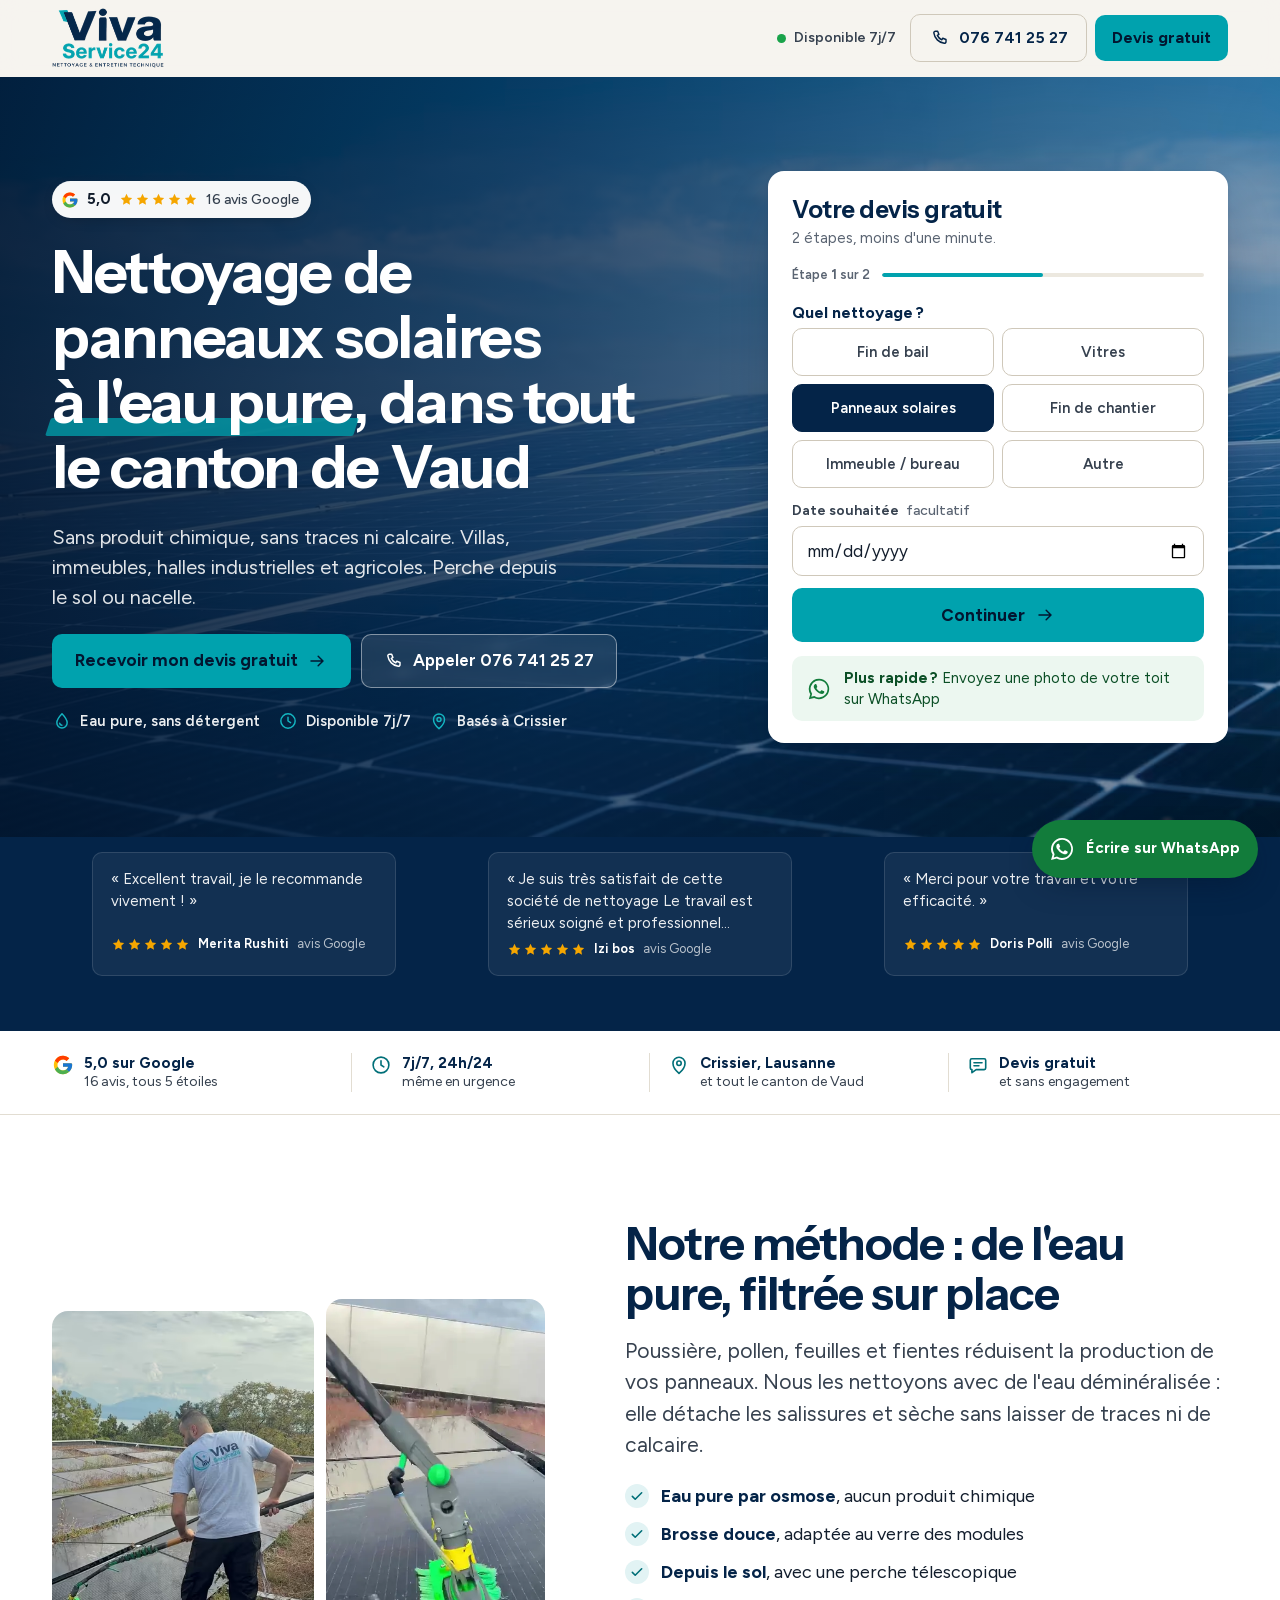
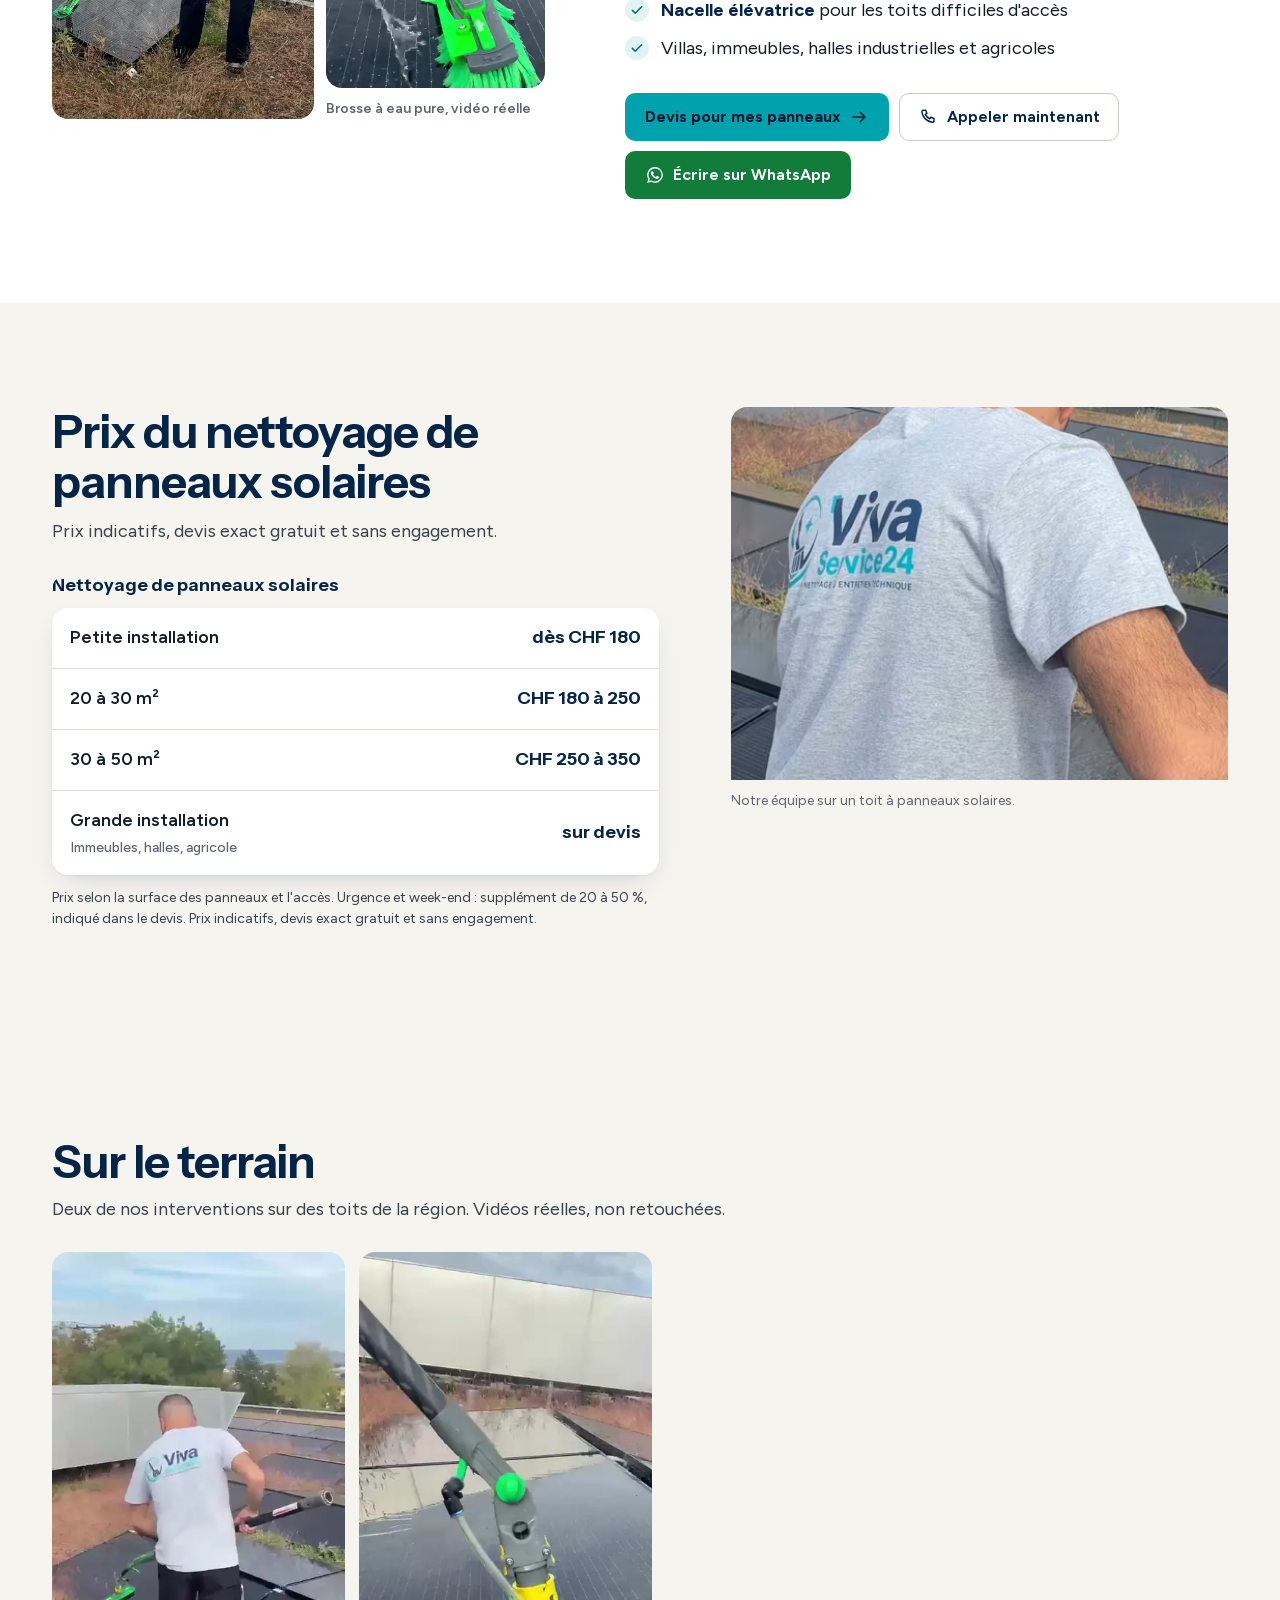
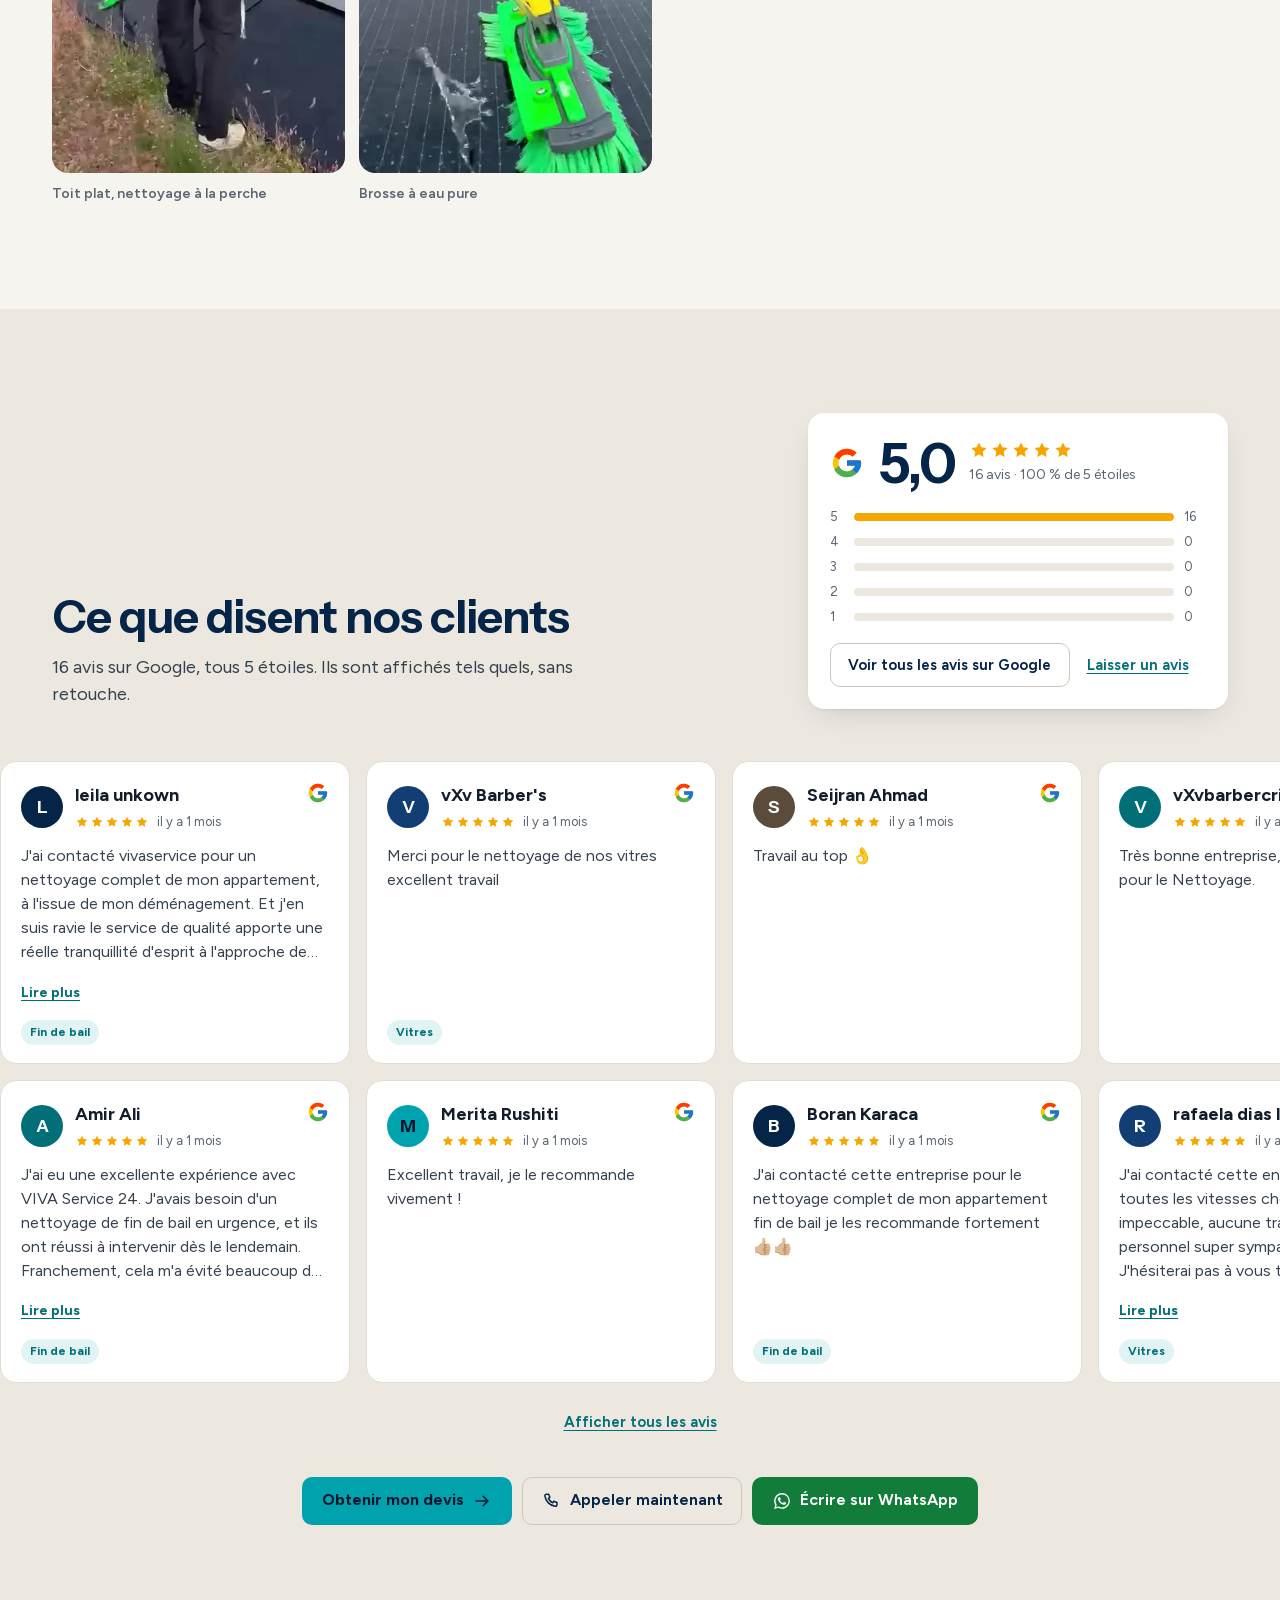
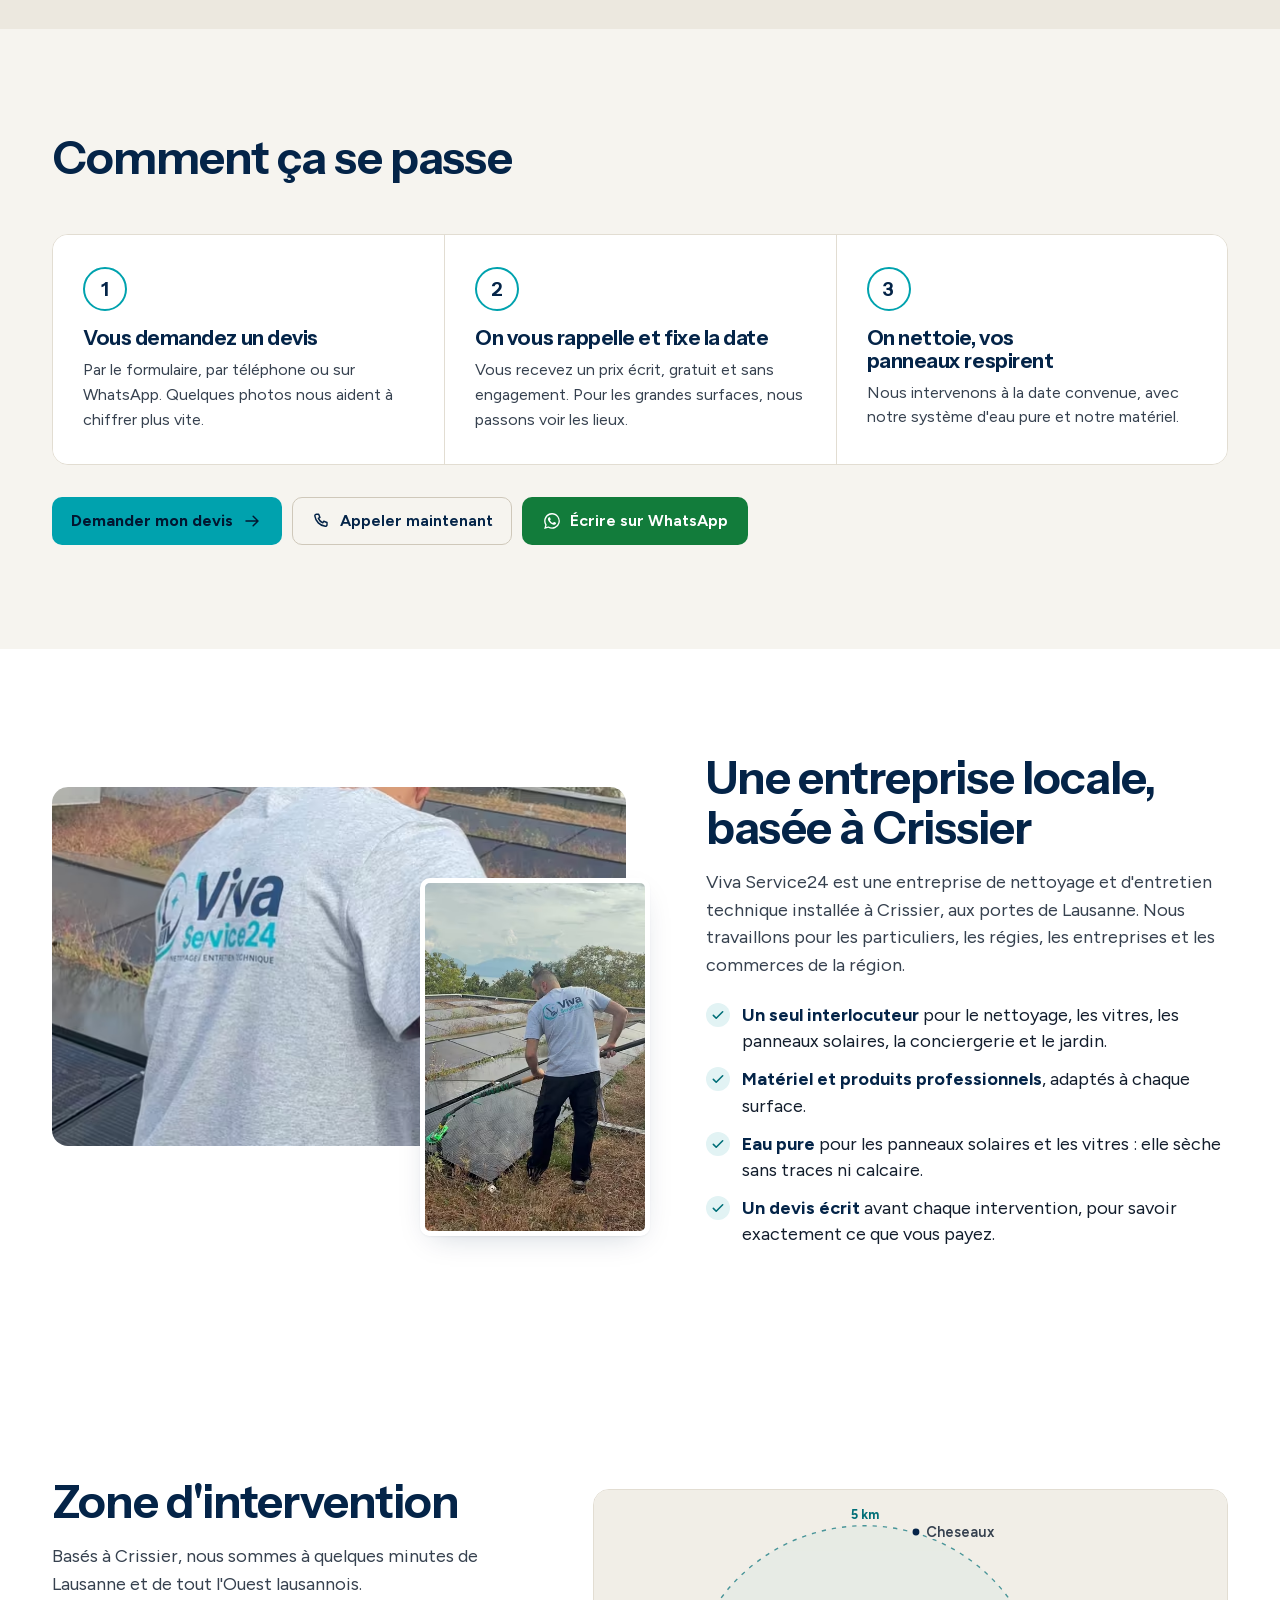
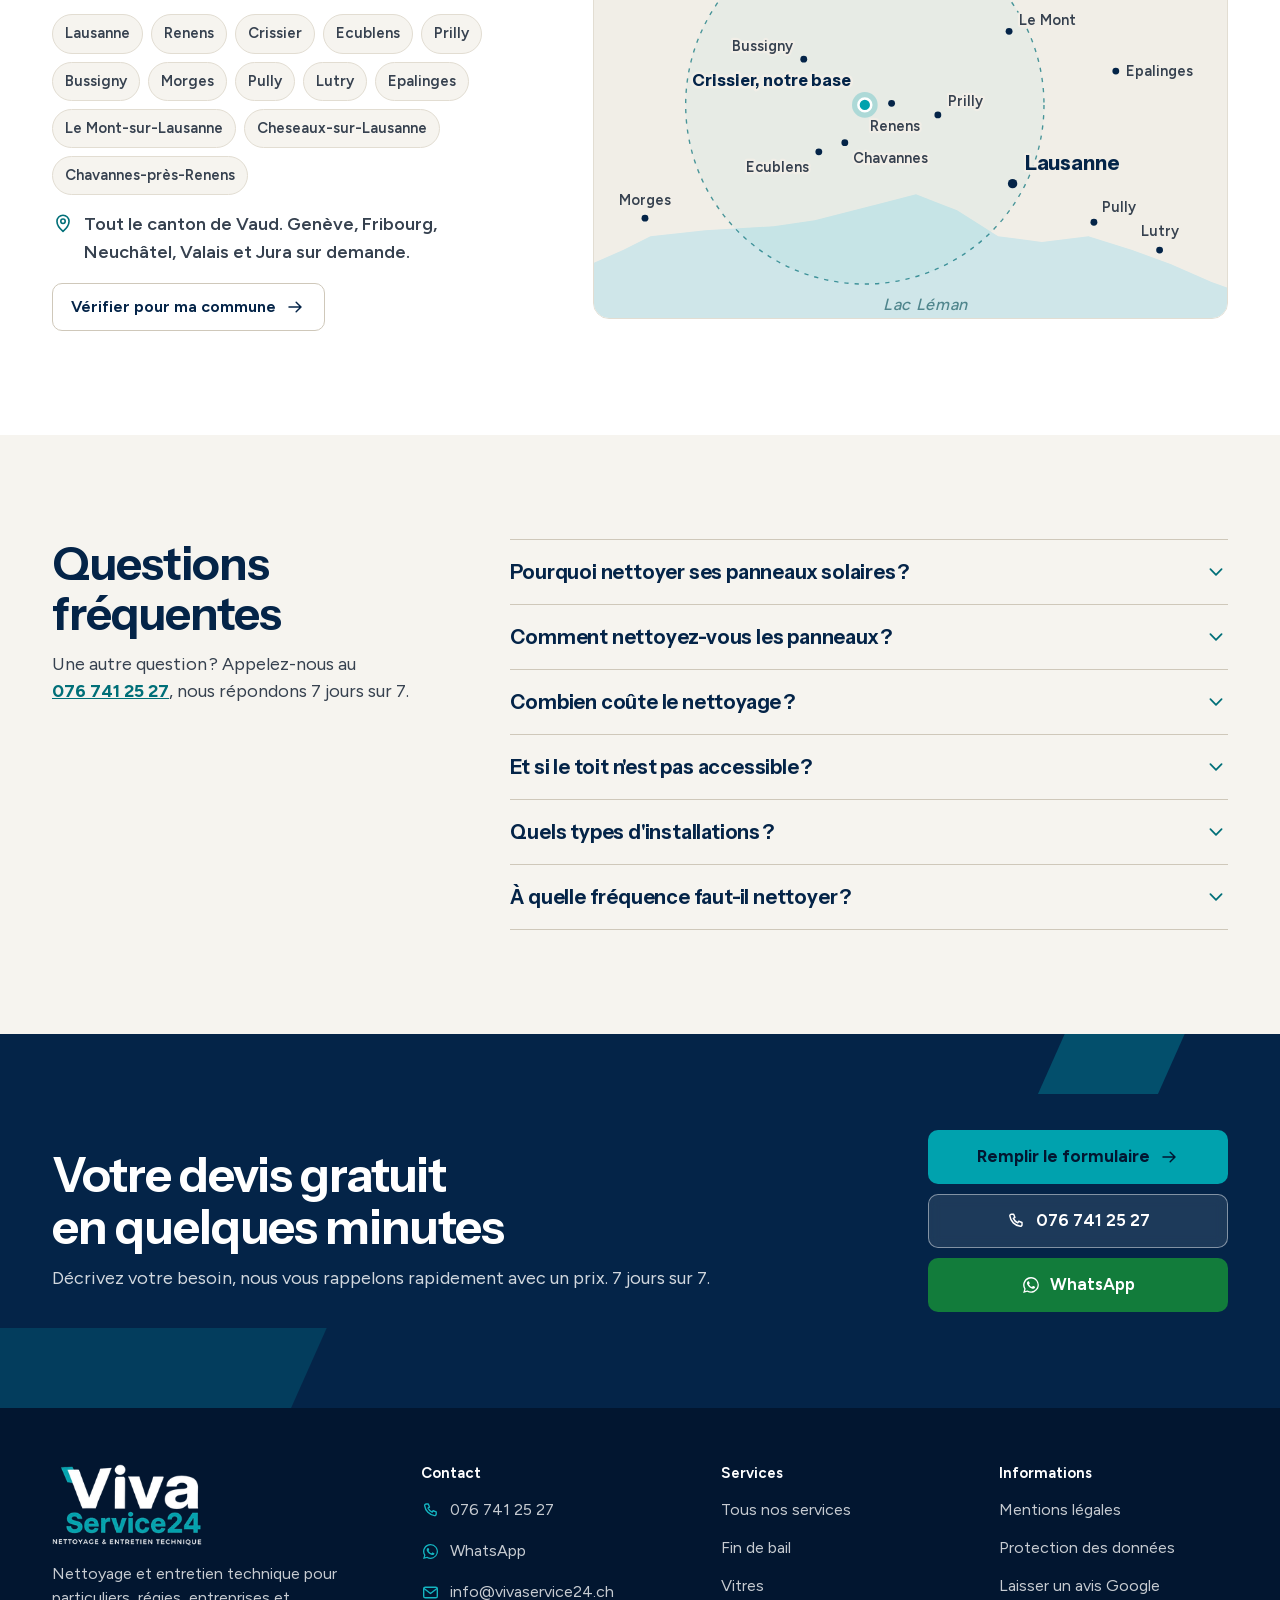
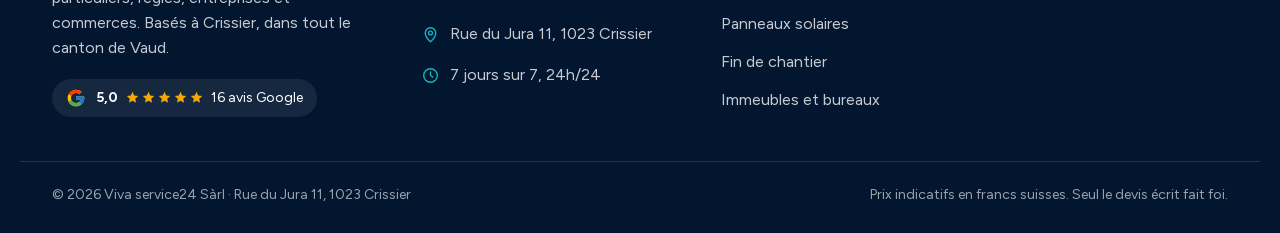
<file: panneaux-solaires/index.html>
<!doctype html>
<html lang="fr-CH">
<head>
<meta charset="utf-8">
<meta name="viewport" content="width=device-width, initial-scale=1, viewport-fit=cover">
<title>Nettoyage panneaux solaires Vaud · Eau pure · Viva Service24</title>
<meta name="description" content="Nettoyage de panneaux solaires à l&#x27;eau pure, sans détergent, à Lausanne et dans tout le canton de Vaud. Dès CHF 180. Villas, immeubles, halles. Devis gratuit.">
<link rel="canonical" href="https://welcometothenextlevel.github.io/vivaservice24/panneaux-solaires/">
<meta name="theme-color" content="#042448">
<meta property="og:type" content="website">
<meta property="og:locale" content="fr_CH">
<meta property="og:site_name" content="Viva Service24">
<meta property="og:title" content="Nettoyage panneaux solaires Vaud · Eau pure · Viva Service24">
<meta property="og:description" content="Nettoyage de panneaux solaires à l&#x27;eau pure, sans détergent, à Lausanne et dans tout le canton de Vaud. Dès CHF 180. Villas, immeubles, halles. Devis gratuit.">
<meta property="og:url" content="https://welcometothenextlevel.github.io/vivaservice24/panneaux-solaires/">
<meta property="og:image" content="https://welcometothenextlevel.github.io/vivaservice24/img/og-share.jpg">
<meta property="og:image:width" content="1200">
<meta property="og:image:height" content="630">
<meta property="og:image:alt" content="Membre de l'équipe Viva Service24 en t-shirt de l'entreprise, sur un toit de panneaux solaires">
<meta name="twitter:card" content="summary_large_image">
<meta name="twitter:title" content="Nettoyage panneaux solaires Vaud · Eau pure · Viva Service24">
<meta name="twitter:description" content="Nettoyage de panneaux solaires à l&#x27;eau pure, sans détergent, à Lausanne et dans tout le canton de Vaud. Dès CHF 180. Villas, immeubles, halles. Devis gratuit.">
<meta name="twitter:image" content="https://welcometothenextlevel.github.io/vivaservice24/img/og-share.jpg">
<link rel="icon" href="../favicon.ico" sizes="any">
<link rel="icon" href="../img/brand/favicon.svg" type="image/svg+xml">
<link rel="apple-touch-icon" href="../img/brand/apple-touch-icon.png">
<link rel="manifest" href="../site.webmanifest">
<link rel="preload" href="../fonts/figtree-latin.woff2" as="font" type="font/woff2" crossorigin>
<link rel="preload" href="../fonts/instrument-sans-latin.woff2" as="font" type="font/woff2" crossorigin>
<link rel="preload" as="image" type="image/avif" imagesrcset="../img/stock/hero-solaire-640.avif 640w, ../img/stock/hero-solaire-1000.avif 1000w, ../img/stock/hero-solaire-1600.avif 1600w" imagesizes="100vw" fetchpriority="high">
<style>@font-face{font-family:"Figtree";src:url(../fonts/figtree-latin.woff2) format("woff2");font-weight:300 900;font-style:normal;font-display:swap}@font-face{font-family:"Instrument Sans";src:url(../fonts/instrument-sans-latin.woff2) format("woff2");font-weight:400 700;font-stretch:75% 100%;font-style:normal;font-display:swap}:root{--navy:#042448;--navy-2:#0a3463;--navy-3:#123f73;--navy-deep:#021630;--teal:#00a2ae;--teal-2:#14b5c1;--teal-ink:#006f78;--teal-50:#e2f3f4;--teal-100:#c4e8ea;--paper:#f6f4ef;--paper-2:#ece8df;--white:#fff;--line:#e2ddd2;--line-2:#cfc8ba;--ink:#121d2c;--ink-2:#36414f;--muted:#5a6472;--gold:#f5a600;--wa:#127c3b;--wa-2:#0e6a32;--r:10px;--r-sm:6px;--r-lg:16px;--sh:0 1px 2px rgba(4,36,72,.06),0 10px 30px -12px rgba(4,36,72,.22);--sh-lg:0 2px 4px rgba(2,22,48,.08),0 28px 60px -24px rgba(2,22,48,.45);--f-h:"Instrument Sans",ui-sans-serif,system-ui,-apple-system,"Segoe UI",sans-serif;--f-b:"Figtree",ui-sans-serif,system-ui,-apple-system,"Segoe UI",sans-serif;--hd:64px;--gut:20px;}*,*::before,*::after{box-sizing:border-box}html{-webkit-text-size-adjust:100%;text-size-adjust:100%;scroll-behavior:smooth;scroll-padding-top:calc(var(--hd) + 12px)}@media (prefers-reduced-motion:reduce){html{scroll-behavior:auto}}body{margin:0;background:var(--paper);color:var(--ink);font:400 17px/1.55 var(--f-b);-webkit-font-smoothing:antialiased;text-rendering:optimizeLegibility;overflow-x:hidden}@media (min-width:980px){body{font-size:18px}}img,svg,video{display:block;max-width:100%}img{height:auto}picture{display:contents}a{color:inherit}h1,h2,h3{font-family:var(--f-h);font-weight:650;line-height:1.08;letter-spacing:-.022em;margin:0;color:var(--navy);text-wrap:balance}p{margin:0}ul,ol{margin:0;padding:0;list-style:none}button,input,select,textarea{font:inherit;color:inherit}:focus-visible{outline:3px solid var(--teal);outline-offset:3px;border-radius:4px}.container{width:100%;max-width:1240px;margin-inline:auto;padding-inline:var(--gut)}@media (min-width:768px){:root{--gut:32px}}.sr-only{position:absolute!important;width:1px;height:1px;padding:0;margin:-1px;overflow:hidden;clip:rect(0,0,0,0);white-space:nowrap;border:0}.skip{position:absolute;left:12px;top:-60px;z-index:100;background:var(--navy);color:#fff;padding:10px 14px;border-radius:var(--r-sm);text-decoration:none}.skip:focus{top:12px}.ic{width:1.2em;height:1.2em;flex:none;fill:none;stroke:currentColor;stroke-width:1.75;stroke-linecap:round;stroke-linejoin:round}.ic--g{stroke:none}.hl{position:relative;white-space:nowrap;z-index:0}.hl::after{content:"";position:absolute;z-index:-1;left:-.06em;right:-.06em;bottom:.04em;height:.3em;background:var(--teal);opacity:.55;transform:skewX(-18deg);border-radius:2px}.stars{display:inline-flex;gap:1px;color:var(--gold);vertical-align:-2px}.stars svg{width:15px;height:15px}.btn{--bg:var(--navy);--fg:#fff;display:inline-flex;align-items:center;justify-content:center;gap:.55em;min-height:48px;padding:.7em 1.15em;border-radius:var(--r);border:1.5px solid transparent;background:var(--bg);color:var(--fg);font:650 16px/1.15 var(--f-b);text-decoration:none;cursor:pointer;transition:transform .18s ease,box-shadow .18s ease,background-color .18s ease;-webkit-tap-highlight-color:transparent;white-space:nowrap}.btn .ic{width:20px;height:20px}.btn:hover{transform:translateY(-1px);box-shadow:0 8px 20px -10px rgba(4,36,72,.45)}.btn:active{transform:translateY(0)}.btn--primary{--bg:var(--teal);--fg:var(--navy-deep);font-weight:700}.btn--primary:hover{--bg:var(--teal-2)}.btn--ghost{--bg:transparent;--fg:var(--navy);border-color:var(--line-2)}.btn--ghost:hover{border-color:var(--navy);box-shadow:none}.btn--light{--bg:rgba(255,255,255,.1);--fg:#fff;border-color:rgba(255,255,255,.45);backdrop-filter:blur(6px);-webkit-backdrop-filter:blur(6px)}.btn--light:hover{--bg:rgba(255,255,255,.18);border-color:#fff}.btn--wa{--bg:var(--wa);--fg:#fff}.btn--wa:hover{--bg:var(--wa-2)}.btn--text{--bg:transparent;--fg:var(--teal-ink);text-decoration:underline;text-underline-offset:3px;padding-inline:.4em}.btn--text:hover{box-shadow:none}.btn--lg{min-height:54px;font-size:17px;padding:.8em 1.3em}.btn--sm{min-height:44px;font-size:15px}.btn--block{width:100%}.hd{position:sticky;top:0;z-index:50;background:rgba(246,244,239,.92);backdrop-filter:saturate(1.4) blur(12px);-webkit-backdrop-filter:saturate(1.4) blur(12px);border-bottom:1px solid transparent;transition:border-color .2s,box-shadow .2s}.hd.is-stuck{border-bottom-color:var(--line);box-shadow:0 6px 20px -16px rgba(4,36,72,.5)}.hd__in{height:var(--hd);display:flex;align-items:center;gap:16px}.hd__logo{display:block;flex:none;margin-right:auto}.hd__logo img{width:92px;height:auto}.hd__nav{display:none}.hd__act{display:flex;align-items:center;gap:8px}.live{display:none;align-items:center;gap:8px;font-size:14px;font-weight:600;color:var(--ink-2);white-space:nowrap}.live__dot{position:relative;width:9px;height:9px;border-radius:50%;background:#19a34a}.live__dot::after{content:"";position:absolute;inset:-4px;border-radius:50%;border:2px solid #19a34a;opacity:0;animation:pulse 2.4s ease-out infinite}@keyframes pulse{0%{transform:scale(.5);opacity:.7}100%{transform:scale(1.5);opacity:0}}@media (prefers-reduced-motion:reduce){.live__dot::after{animation:none}}.hd__tel{display:none}.hd__call{display:grid;place-items:center;width:46px;height:46px;border-radius:50%;border:1.5px solid var(--line-2);color:var(--navy);text-decoration:none}.hd__call .ic{width:21px;height:21px}.hd__cta{min-height:46px;padding-inline:1em}.hd__cta .lg{display:none}@media (min-width:640px){.hd__logo img{width:104px}.hd__cta .lg{display:inline}.hd__cta .sm{display:none}}@media (min-width:900px){:root{--hd:76px}.hd__call{display:none}.hd__tel{display:inline-flex}.live{display:inline-flex;margin-right:6px}.hd__logo img{width:112px}}@media (min-width:1260px){.hd__nav{display:block;margin-right:auto}.hd__in:has(.hd__nav) .hd__logo{margin-right:12px}.hd__nav ul{display:flex;gap:2px}.hd__nav a{display:block;padding:8px 12px;border-radius:var(--r-sm);text-decoration:none;font-size:15px;font-weight:600;color:var(--ink-2);white-space:nowrap}.hd__nav a:hover{color:var(--navy);background:var(--paper-2)}}.hero{position:relative;isolation:isolate;color:#fff;background:var(--navy);overflow:hidden}.hero__media{position:absolute;inset:0;z-index:-1}.hero__media::after{content:"";position:absolute;inset:0;background:linear-gradient(180deg,rgba(2,22,48,.62) 0%,rgba(4,36,72,.8) 42%,var(--navy) 62%)}.hero__img,.hero__video{position:absolute;inset:0 0 auto 0;width:100%;height:62%;min-height:420px;object-fit:cover}.hero__video{opacity:0;transition:opacity .8s ease}.hero__video.is-on{opacity:1}.hero__grid{display:grid;gap:28px;padding-top:28px;padding-bottom:32px}.hero__copy{display:flex;flex-direction:column;align-items:flex-start;gap:18px}.gbadge{display:inline-flex;align-items:center;gap:8px;padding:7px 12px 7px 9px;border-radius:999px;background:rgba(255,255,255,.96);color:var(--ink);text-decoration:none;font-size:14px;box-shadow:0 4px 16px -8px rgba(0,0,0,.4)}.gbadge .ic--g{width:18px;height:18px}.gbadge b{font-size:15px}.gbadge>span:last-child{color:var(--ink-2);font-weight:500}.gbadge--dark{background:var(--white);border:1px solid var(--line)}.hero h1{color:#fff;font-size:clamp(34px,7.4vw,60px);max-width:16ch}.hero .hl::after{opacity:.75}.hero__sub{font-size:18px;line-height:1.5;color:rgba(255,255,255,.88);max-width:40ch}.hero__ctas{display:flex;flex-direction:column;gap:10px;width:100%}.hero__ctas .btn{width:100%}.hero__points{display:flex;flex-wrap:wrap;gap:10px 18px;font-size:15px;font-weight:600;color:rgba(255,255,255,.92)}.hero__points li{display:flex;align-items:center;gap:8px}.hero__points .ic{width:20px;height:20px;color:var(--teal-2)}@media (min-width:560px){.hero__ctas{flex-direction:row;flex-wrap:wrap;width:auto}.hero__ctas .btn{width:auto}}@media (min-width:980px){.hero__media::after{background:linear-gradient(90deg,rgba(2,22,48,.9) 0%,rgba(4,36,72,.78) 42%,rgba(4,36,72,.35) 100%)}.hero__img,.hero__video{height:100%}.hero__grid{grid-template-columns:minmax(0,1fr) 440px;align-items:center;gap:48px;padding-top:56px;padding-bottom:56px;min-height:min(760px,calc(100vh - var(--hd)))}.hero__copy{gap:22px}.hero__sub{font-size:20px}}@media (min-width:1180px){.hero__grid{grid-template-columns:minmax(0,1fr) 460px;gap:72px}}.qf{position:relative;background:var(--white);color:var(--ink);border-radius:var(--r-lg);padding:22px 18px 18px;box-shadow:var(--sh-lg)}@media (min-width:420px){.qf{padding:26px 24px 22px}}.qf__head{margin-bottom:16px}.qf__title{font:650 24px/1.1 var(--f-h);color:var(--navy);letter-spacing:-.02em}.qf__sub{margin-top:4px;font-size:15px;color:var(--muted)}.qf__prog{display:flex;align-items:center;gap:12px;margin-top:14px;font-size:13px;font-weight:600;color:var(--muted)}.qf__bar{flex:1;height:4px;border-radius:4px;background:var(--paper-2);overflow:hidden}.qf__bar i{display:block;height:100%;width:50%;background:var(--teal);border-radius:4px;transition:width .35s ease}.qf.is-step2 .qf__bar i{width:100%}.qf__step{border:0;margin:0;padding:0;min-width:0;display:grid;gap:12px}.js .qf__step[data-step="2"]{display:none}.js .qf.is-step2 .qf__step[data-step="1"]{display:none}.js .qf.is-step2 .qf__step[data-step="2"]{display:grid}.qf__legend{font-weight:700;font-size:16px;color:var(--navy);padding:0;margin-bottom:2px}.qf__legend--sm{font-size:15px;margin-top:4px}.chips{display:grid;grid-template-columns:1fr 1fr;gap:8px}.chips--rooms{grid-template-columns:repeat(4,1fr)}.chip{position:relative;display:block}.chip input{position:absolute;opacity:0;inset:0;width:100%;height:100%;margin:0;cursor:pointer}.chip span{display:flex;align-items:center;justify-content:center;text-align:center;min-height:48px;padding:8px 10px;border:1.5px solid var(--line-2);border-radius:var(--r);font-size:15px;font-weight:600;line-height:1.2;color:var(--ink-2);background:var(--white);transition:border-color .15s,background-color .15s,color .15s}.chip--sm span{min-height:44px;font-size:15px;padding:6px}.chip input:hover+span{border-color:var(--navy-3)}.chip input:checked+span{border-color:var(--navy);background:var(--navy);color:#fff}.chip input:focus-visible+span{outline:3px solid var(--teal);outline-offset:2px}.field{display:grid;gap:5px}.field__l{font-size:14px;font-weight:650;color:var(--ink-2)}.field__l em{font-style:normal;font-weight:500;color:var(--muted);margin-left:4px}.field__i{width:100%;min-height:50px;padding:12px 14px;border:1.5px solid var(--line-2);border-radius:var(--r);background:var(--white);font-size:17px;line-height:1.3;color:var(--ink);transition:border-color .15s,box-shadow .15s;appearance:none;-webkit-appearance:none}textarea.field__i{min-height:84px;resize:vertical}input[type=date].field__i{min-height:50px}.field__i::placeholder{color:#9199a3}.field__i:focus{outline:none;border-color:var(--navy);box-shadow:0 0 0 3px rgba(0,162,174,.28)}.field__i[aria-invalid=true]{border-color:#b42318}.qf__err{display:none;margin-top:-6px;font-size:14px;font-weight:600;color:#b42318}.qf__err.is-on{display:block}.qf__fine{font-size:13px;line-height:1.45;color:var(--muted);text-align:center}.qf__back{display:inline-flex;align-items:center;justify-content:center;gap:6px;min-height:44px;background:none;border:0;color:var(--muted);font-size:14px;font-weight:600;cursor:pointer}.qf__back .ic{width:16px;height:16px}.qf__status{font-size:15px;font-weight:600}.qf__status:empty{display:none}.qf__status{margin-top:12px;padding:12px 14px;border-radius:var(--r);background:#fef3f2;color:#912018}.qf__status a{font-weight:700}.qf__wa{display:flex;align-items:center;gap:12px;margin-top:14px;padding:12px 14px;border-radius:var(--r);background:#ecf7f0;color:#0b4f26;text-decoration:none;font-size:15px;line-height:1.35}.qf__wa .ic{width:26px;height:26px;color:var(--wa)}.qf__wa:hover{background:#dff1e6}.hp{position:absolute!important;left:-9999px;width:1px;height:1px;overflow:hidden}.js .qf__bail[hidden]{display:none}.rstrip{background:var(--navy);color:#fff}.trust{background:var(--white);border-bottom:1px solid var(--line)}.trust__in{display:grid;grid-template-columns:1fr 1fr;gap:14px 18px;padding-block:18px;font-size:14px;line-height:1.35;color:var(--ink-2)}.trust__in li{display:flex;align-items:flex-start;gap:10px}.trust__in .ic{width:22px;height:22px;color:var(--teal-ink);margin-top:1px}.trust__in b{display:block;color:var(--navy);font-size:15px}@media (min-width:900px){.trust__in{grid-template-columns:repeat(4,1fr);padding-block:22px}.trust__in li+li{border-left:1px solid var(--line);padding-left:18px}}</style>
<link rel="preload" href="../css/site.css?v=7" as="style" onload="this.onload=null;this.rel='stylesheet'">
<noscript><link rel="stylesheet" href="../css/site.css?v=7"></noscript>
<script>document.documentElement.classList.add('js')</script>
<script type="application/ld+json">{"@context":"https://schema.org","@type":["LocalBusiness","HomeAndConstructionBusiness"],"@id":"https://welcometothenextlevel.github.io/vivaservice24/#entreprise","name":"Viva Service24","alternateName":"Entreprise de nettoyage VIVA service24","legalName":"Viva service24 Sàrl","slogan":"Nettoyage & entretien technique","url":"https://welcometothenextlevel.github.io/vivaservice24/","logo":"https://welcometothenextlevel.github.io/vivaservice24/img/brand/logo.png","image":"https://welcometothenextlevel.github.io/vivaservice24/img/real/equipe-tshirt-1360.webp","telephone":"+41 76 741 25 27","email":"info@vivaservice24.ch","priceRange":"CHF 45 à 950","currenciesAccepted":"CHF","address":{"@type":"PostalAddress","streetAddress":"Rue du Jura 11","postalCode":"1023","addressLocality":"Crissier","addressRegion":"VD","addressCountry":"CH"},"geo":{"@type":"GeoCoordinates","latitude":46.5395,"longitude":6.5783},"openingHoursSpecification":[{"@type":"OpeningHoursSpecification","dayOfWeek":["Monday","Tuesday","Wednesday","Thursday","Friday","Saturday","Sunday"],"opens":"00:00","closes":"23:59"}],"areaServed":[{"@type":"City","name":"Lausanne"},{"@type":"City","name":"Renens"},{"@type":"City","name":"Crissier"},{"@type":"City","name":"Ecublens"},{"@type":"City","name":"Prilly"},{"@type":"City","name":"Bussigny"},{"@type":"City","name":"Morges"},{"@type":"City","name":"Pully"},{"@type":"City","name":"Lutry"},{"@type":"City","name":"Epalinges"},{"@type":"City","name":"Le Mont-sur-Lausanne"},{"@type":"City","name":"Cheseaux-sur-Lausanne"},{"@type":"City","name":"Chavannes-près-Renens"},{"@type":"AdministrativeArea","name":"Canton de Vaud"}],"sameAs":["https://www.google.com/maps/search/?api=1&query=Entreprise%20de%20nettoyage%20VIVA%20service24%20Crissier"]}</script>
<script type="application/ld+json">{"@context":"https://schema.org","@type":"Service","name":"Nettoyage de panneaux solaires","serviceType":"Nettoyage de panneaux solaires","description":"Nettoyage de panneaux solaires à l'eau pure, sans détergent.","url":"https://welcometothenextlevel.github.io/vivaservice24/panneaux-solaires/","provider":{"@id":"https://welcometothenextlevel.github.io/vivaservice24/#entreprise"},"areaServed":[{"@type":"City","name":"Lausanne"},{"@type":"AdministrativeArea","name":"Canton de Vaud"}],"offers":{"@type":"Offer","priceCurrency":"CHF","price":"180","description":"Prix indicatif, devis exact gratuit et sans engagement"}}</script>
<script type="application/ld+json">{"@context":"https://schema.org","@type":"FAQPage","mainEntity":[{"@type":"Question","name":"Pourquoi nettoyer ses panneaux solaires ?","acceptedAnswer":{"@type":"Answer","text":"Poussière, pollen, feuilles et fientes se déposent sur les modules et réduisent leur production. Un nettoyage régulier aide à garder des panneaux propres et performants."}},{"@type":"Question","name":"Comment nettoyez-vous les panneaux ?","acceptedAnswer":{"@type":"Answer","text":"À l'eau pure (déminéralisée), filtrée sur place, sans aucun produit chimique, avec une brosse douce adaptée au verre des modules. L'eau pure détache les salissures et sèche sans traces ni calcaire."}},{"@type":"Question","name":"Combien coûte le nettoyage ?","acceptedAnswer":{"@type":"Answer","text":"Dès CHF 180. Comptez CHF 180 à 250 pour 20 à 30 m², CHF 250 à 350 pour 30 à 50 m². Les grandes installations sont chiffrées sur devis."}},{"@type":"Question","name":"Et si le toit n'est pas accessible ?","acceptedAnswer":{"@type":"Answer","text":"Nous travaillons depuis le sol avec une perche télescopique et, pour les toits difficiles d'accès, avec une nacelle élévatrice."}},{"@type":"Question","name":"Quels types d'installations ?","acceptedAnswer":{"@type":"Answer","text":"Villas, immeubles, halles industrielles et agricoles, toits plats et toits végétalisés."}},{"@type":"Question","name":"À quelle fréquence faut-il nettoyer ?","acceptedAnswer":{"@type":"Answer","text":"Cela dépend de l'environnement (arbres, routes, champs, oiseaux). Nous vous conseillons lors du devis, selon l'état de vos panneaux."}}]}</script>
</head>
<body>
<svg width="0" height="0" style="position:absolute" aria-hidden="true" focusable="false">
<defs>
<symbol id="i-phone" viewBox="0 0 24 24"><path d="M6.6 3.8h2.6l1.5 3.9-1.9 1.2a10.6 10.6 0 0 0 5.3 5.3l1.2-1.9 3.9 1.5v2.6a2 2 0 0 1-2.1 2A14.6 14.6 0 0 1 4.6 5.9a2 2 0 0 1 2-2.1z"/></symbol>
<symbol id="i-wa" viewBox="0 0 24 24"><path stroke="none" fill="currentColor" d="M12.04 2.5a9.43 9.43 0 0 0-8.1 14.24L2.6 21.5l4.88-1.28a9.43 9.43 0 1 0 4.56-17.72zm0 17.26a7.8 7.8 0 0 1-3.98-1.09l-.29-.17-2.9.76.78-2.83-.19-.3a7.82 7.82 0 1 1 6.58 3.63zm4.29-5.86c-.24-.12-1.4-.69-1.61-.77-.22-.08-.38-.12-.54.12-.16.24-.62.77-.76.93-.14.16-.28.18-.52.06-.24-.12-1-.37-1.91-1.18-.7-.63-1.18-1.41-1.32-1.65-.14-.24-.01-.37.1-.49.11-.11.24-.28.36-.42.12-.14.16-.24.24-.4.08-.16.04-.3-.02-.42-.06-.12-.54-1.3-.74-1.78-.2-.47-.4-.4-.54-.41h-.46a.89.89 0 0 0-.64.3 2.7 2.7 0 0 0-.84 2c0 1.18.86 2.32.98 2.48.12.16 1.69 2.58 4.1 3.62.57.25 1.02.4 1.37.51.58.18 1.1.16 1.52.1.46-.07 1.4-.57 1.6-1.13.2-.55.2-1.03.14-1.13-.06-.1-.22-.16-.46-.28z"/></symbol>
<symbol id="i-check" viewBox="0 0 24 24"><path d="M5 12.6l4.3 4.2L19 7.2"/></symbol>
<symbol id="i-clock" viewBox="0 0 24 24"><circle cx="12" cy="12" r="8.6"/><path d="M12 7.4V12l3.1 2"/></symbol>
<symbol id="i-pin" viewBox="0 0 24 24"><path d="M12 21.2s-6.6-5.7-6.6-11.1a6.6 6.6 0 0 1 13.2 0c0 5.4-6.6 11.1-6.6 11.1z"/><circle cx="12" cy="10.1" r="2.4"/></symbol>
<symbol id="i-mail" viewBox="0 0 24 24"><rect x="3.4" y="5.4" width="17.2" height="13.2" rx="2"/><path d="M4.2 7.2l7.8 6 7.8-6"/></symbol>
<symbol id="i-arrow" viewBox="0 0 24 24"><path d="M4.8 12h14.2M13.4 6.2l5.8 5.8-5.8 5.8"/></symbol>
<symbol id="i-chev" viewBox="0 0 24 24"><path d="M6.4 9.2l5.6 5.6 5.6-5.6"/></symbol>
<symbol id="i-back" viewBox="0 0 24 24"><path d="M19.2 12H5M10.6 6.2L4.8 12l5.8 5.8"/></symbol>
<symbol id="i-star" viewBox="0 0 24 24"><path stroke="none" fill="currentColor" d="M12 2.9l2.8 5.8 6.3.9-4.6 4.4 1.1 6.3L12 17.3l-5.6 3 1.1-6.3-4.6-4.4 6.3-.9z"/></symbol>
<symbol id="i-cal" viewBox="0 0 24 24"><rect x="3.8" y="5.4" width="16.4" height="14.8" rx="2"/><path d="M3.8 10h16.4M8.4 3.4v4M15.6 3.4v4"/></symbol>
<symbol id="i-reply" viewBox="0 0 24 24"><path d="M5.2 5.2h13.6a1.6 1.6 0 0 1 1.6 1.6v8.6a1.6 1.6 0 0 1-1.6 1.6H10l-4.6 3.4V17H5.2a1.6 1.6 0 0 1-1.6-1.6V6.8a1.6 1.6 0 0 1 1.6-1.6z"/><path d="M7.6 9.6h8.8M7.6 12.8h5.4"/></symbol>
<symbol id="i-home" viewBox="0 0 24 24"><path d="M3.8 11.2L12 4.6l8.2 6.6M6.2 9.4v10.4h11.6V9.4M10 19.8v-5h4v5"/></symbol>
<symbol id="i-key" viewBox="0 0 24 24"><circle cx="8" cy="15.6" r="4.2"/><path d="M11 12.6l8.6-8.6M16.2 7.4l2.4 2.4M13.8 9.8l2 2"/></symbol>
<symbol id="i-camera" viewBox="0 0 24 24"><rect x="3.4" y="7" width="17.2" height="12.4" rx="2"/><circle cx="12" cy="13.2" r="3.4"/><path d="M8.6 7l1.6-2.6h3.6L15.4 7"/></symbol>
<symbol id="i-drop" viewBox="0 0 24 24"><path d="M12 3.4s6.2 6.5 6.2 10.8a6.2 6.2 0 0 1-12.4 0C5.8 9.9 12 3.4 12 3.4z"/><path d="M9.2 14.6a2.9 2.9 0 0 0 2.6 2.6"/></symbol>
<symbol id="i-spark" viewBox="0 0 24 24"><path d="M12 2.8c.7 4.8 2.6 6.7 7.4 7.4-4.8.7-6.7 2.6-7.4 7.4-.7-4.8-2.6-6.7-7.4-7.4 4.8-.7 6.7-2.6 7.4-7.4z"/><path d="M18.6 16.4c.3 1.7 1 2.4 2.6 2.6-1.7.3-2.4 1-2.6 2.6-.3-1.7-1-2.4-2.6-2.6 1.7-.2 2.4-.9 2.6-2.6z"/></symbol>
<symbol id="i-building" viewBox="0 0 24 24"><path d="M5 20.4V4.6h9.4v15.8M14.4 9.4H19v11M3.4 20.4h17.2"/><path d="M8 8h3.4M8 11.4h3.4M8 14.8h3.4"/></symbol>
<symbol id="i-window" viewBox="0 0 24 24"><rect x="4.2" y="3.6" width="15.6" height="16.8" rx="1.4"/><path d="M12 3.6v16.8M4.2 12h15.6"/></symbol>
<symbol id="i-solar" viewBox="0 0 24 24"><path d="M3.4 18.4l3.1-10.6h11l3.1 10.6z"/><path d="M4.9 13.2h14.2M10.1 7.8l-1.1 10.6M13.9 7.8l1.1 10.6M12 18.4v2.4M8.6 20.8h6.8"/></symbol>
<symbol id="i-helmet" viewBox="0 0 24 24"><path d="M3.6 17.2h16.8M5.2 17.2a6.8 6.8 0 0 1 13.6 0"/><path d="M10 10.6V7h4v3.6"/></symbol>
<symbol id="i-leaf" viewBox="0 0 24 24"><path d="M5.2 19.4c0-8.2 5-13.6 14-13.6 0 9.2-5.2 14.4-13.4 14.4"/><path d="M5.2 19.4l7.4-7.6"/></symbol>
<symbol id="i-spray" viewBox="0 0 24 24"><path d="M8 9.4h5.6v11H8zM9.2 9.4V6.6h3.2v2.8M12.4 6.6h2.2M17 5.2h.01M19.2 7.4h.01M17 9.6h.01M19.2 3h.01"/></symbol>
<symbol id="i-play" viewBox="0 0 24 24"><path stroke="none" fill="currentColor" d="M8.4 5.6v12.8l10-6.4z"/></symbol>
<symbol id="i-pause" viewBox="0 0 24 24"><path d="M9 6v12M15 6v12"/></symbol>
<symbol id="i-x" viewBox="0 0 24 24"><path d="M6.4 6.4l11.2 11.2M17.6 6.4L6.4 17.6"/></symbol>
<symbol id="i-g" viewBox="0 0 48 48"><path stroke="none" fill="#FFC107" d="M43.6 20.5H42V20H24v8h11.3C33.7 32.7 29.2 36 24 36c-6.6 0-12-5.4-12-12s5.4-12 12-12c3.1 0 5.8 1.2 7.9 3.1l5.7-5.7C34 6.1 29.3 4 24 4 13 4 4 13 4 24s9 20 20 20 20-9 20-20c0-1.3-.1-2.4-.4-3.5z"/><path stroke="none" fill="#FF3D00" d="M6.3 14.7l6.6 4.8C14.7 15.1 19 12 24 12c3.1 0 5.8 1.2 7.9 3.1l5.7-5.7C34 6.1 29.3 4 24 4 16.3 4 9.7 8.3 6.3 14.7z"/><path stroke="none" fill="#4CAF50" d="M24 44c5.2 0 9.9-2 13.4-5.2l-6.2-5.2A11.9 11.9 0 0 1 24 36c-5.2 0-9.6-3.3-11.3-8l-6.5 5C9.5 39.6 16.2 44 24 44z"/><path stroke="none" fill="#1976D2" d="M43.6 20.5H42V20H24v8h11.3a12 12 0 0 1-4.1 5.6l6.2 5.2C37 39.2 44 34 44 24c0-1.3-.1-2.4-.4-3.5z"/></symbol>
</defs></svg><a class="skip" href="#contenu">Aller au contenu</a>
<header class="hd" data-header>
  <div class="hd__in container">
    <a class="hd__logo" href="../" aria-label="Viva Service24, accueil">
      <img src="../img/brand/logo-221.png" srcset="../img/brand/logo-221.png 221w, ../img/brand/logo.png 442w" sizes="110px" width="221" height="120" alt="Viva Service24">
    </a>
    
    <div class="hd__act">
      <span class="live"><i class="live__dot"></i>Disponible 7j/7</span>
      <a class="btn btn--ghost hd__tel" href="tel:+41767412527"><svg class="ic" aria-hidden="true"><use href="#i-phone"></use></svg><span>076 741 25 27</span></a>
      <a class="hd__call" href="tel:+41767412527" aria-label="Appeler le 076 741 25 27"><svg class="ic" aria-hidden="true"><use href="#i-phone"></use></svg></a>
      <a class="btn btn--primary hd__cta" href="#devis" data-to-form><span class="lg">Devis gratuit</span><span class="sm">Devis</span></a>
    </div>
  </div>
</header>
<main id="contenu">
<section class="hero" aria-labelledby="h1">
  <div class="hero__media" aria-hidden="true"><picture><source type="image/avif" srcset="../img/stock/hero-solaire-1600.avif 1600w, ../img/stock/hero-solaire-1000.avif 1000w, ../img/stock/hero-solaire-640.avif 640w" sizes="100vw"><img src="../img/stock/hero-solaire-640.webp" srcset="../img/stock/hero-solaire-1600.webp 1600w, ../img/stock/hero-solaire-1000.webp 1000w, ../img/stock/hero-solaire-640.webp 640w" sizes="100vw" width="1600" height="900" alt="" fetchpriority="high" decoding="async" class="hero__img"></picture></div>
  <div class="container hero__grid">
    <div class="hero__copy">
      <a class="gbadge" href="#avis"><svg class="ic ic--g" aria-hidden="true"><use href="#i-g"></use></svg><b>5,0</b><span class="stars" aria-hidden="true"><svg viewBox="0 0 24 24"><use href="#i-star"></use></svg><svg viewBox="0 0 24 24"><use href="#i-star"></use></svg><svg viewBox="0 0 24 24"><use href="#i-star"></use></svg><svg viewBox="0 0 24 24"><use href="#i-star"></use></svg><svg viewBox="0 0 24 24"><use href="#i-star"></use></svg></span><span>16 avis Google</span></a>
      <h1 id="h1">Nettoyage de panneaux solaires <span class="hl">à l'eau pure</span>, dans tout le canton de Vaud</h1>
      <p class="hero__sub">Sans produit chimique, sans traces ni calcaire. Villas, immeubles, halles industrielles et agricoles. Perche depuis le sol ou nacelle.</p>
      <div class="hero__ctas">
        <a class="btn btn--primary btn--lg" href="#devis" data-to-form>Recevoir mon devis gratuit<svg class="ic" aria-hidden="true"><use href="#i-arrow"></use></svg></a>
        <a class="btn btn--light btn--lg" href="tel:+41767412527"><svg class="ic" aria-hidden="true"><use href="#i-phone"></use></svg>Appeler 076 741 25 27</a>
      </div>
      <ul class="hero__points"><li><svg class="ic" aria-hidden="true"><use href="#i-drop"></use></svg><span>Eau pure, sans détergent</span></li><li><svg class="ic" aria-hidden="true"><use href="#i-clock"></use></svg><span>Disponible 7j/7</span></li><li><svg class="ic" aria-hidden="true"><use href="#i-pin"></use></svg><span>Basés à Crissier</span></li></ul>
    </div>
    <div class="hero__form" id="devis"><form class="qf" id="devis-form" action="https://formsubmit.co/info@vivaservice24.ch" method="POST" novalidate data-merci="../merci/" data-page="Nettoyage panneaux solaires Vaud · Eau pure · Viva Service24">
  <div class="qf__head">
    <p class="qf__title">Votre devis gratuit</p>
    <p class="qf__sub">2 étapes, moins d'une minute.</p>
    <div class="qf__prog" aria-hidden="true"><span class="qf__stepno">Étape <b data-stepno>1</b> sur 2</span><span class="qf__bar"><i></i></span></div>
  </div>
  <fieldset class="qf__step" data-step="1">
    <legend class="qf__legend">Quel nettoyage ?</legend>
    <div class="chips" data-group="service"><label class="chip"><input type="radio" name="service" value="Fin de bail"><span>Fin de bail</span></label><label class="chip"><input type="radio" name="service" value="Vitres"><span>Vitres</span></label><label class="chip"><input type="radio" name="service" value="Panneaux solaires" checked><span>Panneaux solaires</span></label><label class="chip"><input type="radio" name="service" value="Fin de chantier"><span>Fin de chantier</span></label><label class="chip"><input type="radio" name="service" value="Immeuble / bureau"><span>Immeuble / bureau</span></label><label class="chip"><input type="radio" name="service" value="Autre"><span>Autre</span></label></div>
    <p class="qf__err" data-err="service"></p>
    <div class="qf__bail" data-bail hidden>
      <p class="qf__legend qf__legend--sm" id="lbl-pieces">Taille du logement (pièces)</p>
      <div class="chips chips--rooms" role="group" aria-labelledby="lbl-pieces" data-group="pieces"><label class="chip chip--sm"><input type="radio" name="pieces" value="Studio"><span>Studio</span></label><label class="chip chip--sm"><input type="radio" name="pieces" value="2"><span>2</span></label><label class="chip chip--sm"><input type="radio" name="pieces" value="2.5"><span>2.5</span></label><label class="chip chip--sm"><input type="radio" name="pieces" value="3"><span>3</span></label><label class="chip chip--sm"><input type="radio" name="pieces" value="3.5"><span>3.5</span></label><label class="chip chip--sm"><input type="radio" name="pieces" value="4"><span>4</span></label><label class="chip chip--sm"><input type="radio" name="pieces" value="4.5"><span>4.5</span></label><label class="chip chip--sm"><input type="radio" name="pieces" value="5+"><span>5+</span></label></div>
      <p class="qf__err" data-err="pieces"></p>
    </div>
    <label class="field"><span class="field__l">Date souhaitée <em>facultatif</em></span><input type="date" name="date" class="field__i"></label>
    <button type="button" class="btn btn--primary btn--block btn--lg" data-next>Continuer<svg class="ic" aria-hidden="true"><use href="#i-arrow"></use></svg></button>
  </fieldset>
  <fieldset class="qf__step" data-step="2">
    <legend class="qf__legend">Où vous rappeler ?</legend>
    <label class="field"><span class="field__l">Nom et prénom</span><input name="nom" class="field__i" autocomplete="name" required autocapitalize="words"></label>
    <p class="qf__err" data-err="nom"></p>
    <label class="field"><span class="field__l">Téléphone</span><input type="tel" name="telephone" class="field__i" inputmode="tel" autocomplete="tel" required placeholder="076 123 45 67"></label>
    <p class="qf__err" data-err="telephone"></p>
    <label class="field"><span class="field__l">Localité</span><input name="localite" class="field__i" list="towns" autocomplete="address-level2" placeholder="Lausanne, Renens, Morges…"></label>
    <datalist id="towns"><option value="Lausanne"></option><option value="Renens"></option><option value="Crissier"></option><option value="Ecublens"></option><option value="Prilly"></option><option value="Bussigny"></option><option value="Morges"></option><option value="Pully"></option><option value="Lutry"></option><option value="Epalinges"></option><option value="Le Mont-sur-Lausanne"></option><option value="Cheseaux-sur-Lausanne"></option><option value="Chavannes-près-Renens"></option></datalist>
    <label class="field"><span class="field__l">E-mail <em>facultatif</em></span><input type="email" name="email" class="field__i" inputmode="email" autocomplete="email"></label>
    <p class="qf__err" data-err="email"></p>
    <label class="field"><span class="field__l">Message <em>facultatif</em></span><textarea name="message" class="field__i" rows="3" placeholder="Accès, étage, état du logement, date de l'état des lieux…"></textarea></label>
    <div class="hp" aria-hidden="true"><label>Laisser vide<input name="_honey" tabindex="-1" autocomplete="off"></label></div>
    <input type="hidden" name="_subject" value="Nouvelle demande de devis · site web">
    <input type="hidden" name="_template" value="table">
    <input type="hidden" name="_captcha" value="false">
    <input type="hidden" name="_next" value="https://welcometothenextlevel.github.io/vivaservice24/merci/">
    <button type="submit" class="btn btn--primary btn--block btn--lg" data-submit>Recevoir mon devis gratuit</button>
    <p class="qf__fine">Gratuit et sans engagement · Réponse rapide · Vos données restent confidentielles</p>
    <button type="button" class="qf__back" data-prev><svg class="ic" aria-hidden="true"><use href="#i-back"></use></svg>Modifier le service</button>
  </fieldset>
  <p class="qf__status" role="status" aria-live="polite" data-status></p>
  <a class="qf__wa" href="https://wa.me/41767412527?text=Bonjour%2C%20je%20vous%20envoie%20des%20photos%20de%20mes%20panneaux%20solaires%20pour%20un%20devis." data-wa target="_blank" rel="noopener"><svg class="ic" aria-hidden="true"><use href="#i-wa"></use></svg><span><b>Plus rapide ?</b> Envoyez une photo de votre toit sur WhatsApp</span></a>
</form></div>
  </div>
</section>
<div class="rstrip" data-strip="Merita Rushiti|Izi bos|Doris Polli"></div><section class="trust" aria-label="En bref"><ul class="container trust__in"><li><svg class="ic ic--g" aria-hidden="true"><use href="#i-g"></use></svg><span><b>5,0 sur Google</b> 16 avis, tous 5 étoiles</span></li><li><svg class="ic" aria-hidden="true"><use href="#i-clock"></use></svg><span><b>7j/7, 24h/24</b> même en urgence</span></li><li><svg class="ic" aria-hidden="true"><use href="#i-pin"></use></svg><span><b>Crissier, Lausanne</b> et tout le canton de Vaud</span></li><li><svg class="ic" aria-hidden="true"><use href="#i-reply"></use></svg><span><b>Devis gratuit</b> et sans engagement</span></li></ul></section><section class="sec method" aria-labelledby="method-h">
  <div class="container method__grid">
    <div class="method__photos">
      <figure class="method__a"><picture><source type="image/avif" srcset="../img/real/solaire-toit-vegetal-574.avif 574w, ../img/real/solaire-toit-vegetal-420.avif 420w" sizes="(min-width: 980px) 360px, 60vw"><img src="../img/real/solaire-toit-vegetal-574.webp" srcset="../img/real/solaire-toit-vegetal-574.webp 574w, ../img/real/solaire-toit-vegetal-420.webp 420w" sizes="(min-width: 980px) 360px, 60vw" width="574" height="1020" alt="Employé de Viva Service24 nettoyant des panneaux solaires sur un toit végétalisé, lac Léman en arrière-plan" loading="lazy" decoding="async"></picture></figure>
      <figure class="method__b vclip"><video muted playsinline loop preload="none" poster="../img/real/poster-solaire-brosse-400.webp" data-autoplay data-src="../video/real-solaire-brosse.mp4" aria-label="Vidéo : brosse à eau pure sur un panneau solaire"></video><figcaption>Brosse à eau pure, vidéo réelle</figcaption></figure>
    </div>
    <div class="method__copy">
      <h2 id="method-h">Notre méthode : de l'eau pure, filtrée sur place</h2>
      <p class="lead">Poussière, pollen, feuilles et fientes réduisent la production de vos panneaux. Nous les nettoyons avec de l'eau déminéralisée : elle détache les salissures et sèche sans laisser de traces ni de calcaire.</p>
      <ul class="ticks">
        <li><svg class="ic" aria-hidden="true"><use href="#i-check"></use></svg><span><b>Eau pure par osmose</b>, aucun produit chimique</span></li>
        <li><svg class="ic" aria-hidden="true"><use href="#i-check"></use></svg><span><b>Brosse douce</b>, adaptée au verre des modules</span></li>
        <li><svg class="ic" aria-hidden="true"><use href="#i-check"></use></svg><span><b>Depuis le sol</b>, avec une perche télescopique</span></li>
        <li><svg class="ic" aria-hidden="true"><use href="#i-check"></use></svg><span><b>Nacelle élévatrice</b> pour les toits difficiles d'accès</span></li>
        <li><svg class="ic" aria-hidden="true"><use href="#i-check"></use></svg><span>Villas, immeubles, halles industrielles et agricoles</span></li>
      </ul>
      <div class="cta-row">
  <a class="btn btn--primary" href="#devis" data-to-form>Devis pour mes panneaux<svg class="ic" aria-hidden="true"><use href="#i-arrow"></use></svg></a>
  <a class="btn btn--ghost" href="tel:+41767412527"><svg class="ic" aria-hidden="true"><use href="#i-phone"></use></svg>Appeler maintenant</a>
  <a class="btn btn--wa" href="https://wa.me/41767412527?text=Bonjour%2C%20je%20souhaite%20un%20devis%20pour%20le%20nettoyage%20de%20panneaux%20solaires." data-wa target="_blank" rel="noopener"><svg class="ic" aria-hidden="true"><use href="#i-wa"></use></svg>Écrire sur WhatsApp</a>
</div>
    </div>
  </div>
</section>
<section class="sec prices" id="prix" aria-labelledby="prix-h">
  <div class="container prices__grid">
    <div class="prices__copy"><h2 id="prix-h">Prix du nettoyage de panneaux solaires</h2><p>Prix indicatifs, devis exact gratuit et sans engagement.</p><table class="ptable"><caption>Nettoyage de panneaux solaires</caption><tbody><tr><th scope="row">Petite installation</th><td>dès CHF 180</td></tr><tr><th scope="row">20 à 30 m²</th><td>CHF 180 à 250</td></tr><tr><th scope="row">30 à 50 m²</th><td>CHF 250 à 350</td></tr><tr><th scope="row">Grande installation<small>Immeubles, halles, agricole</small></th><td>sur devis</td></tr></tbody></table>
<p class="ptable__note">Prix selon la surface des panneaux et l'accès. Urgence et week-end : supplément de 20 à 50 %, indiqué dans le devis. Prix indicatifs, devis exact gratuit et sans engagement.</p></div>
    <div class="prices__aside"><figure class="aside-photo"><picture><source type="image/avif" srcset="../img/real/equipe-tshirt-1360.avif 1360w, ../img/real/equipe-tshirt-960.avif 960w, ../img/real/equipe-tshirt-640.avif 640w" sizes="(min-width: 980px) 420px, 90vw"><img src="../img/real/equipe-tshirt-960.webp" srcset="../img/real/equipe-tshirt-1360.webp 1360w, ../img/real/equipe-tshirt-960.webp 960w, ../img/real/equipe-tshirt-640.webp 640w" sizes="(min-width: 980px) 420px, 90vw" width="1360" height="765" alt="Employé de Viva Service24 en t-shirt de l entreprise sur un toit de panneaux solaires" loading="lazy" decoding="async"></picture><figcaption>Notre équipe sur un toit à panneaux solaires.</figcaption></figure></div>
  </div>
</section>
<section class="sec terrain" aria-labelledby="field-h">
  <div class="container">
    <div class="terrain__head"><h2 id="field-h">Sur le terrain</h2><p>Deux de nos interventions sur des toits de la région. Vidéos réelles, non retouchées.</p></div>
    <div class="terrain__row"><figure class="vclip"><video muted playsinline loop preload="none" poster="../img/real/poster-solaire-toit-400.webp" data-autoplay data-src="../video/real-solaire-toit.mp4" aria-label="Toit plat, nettoyage à la perche"></video><figcaption>Toit plat, nettoyage à la perche</figcaption></figure><figure class="vclip"><video muted playsinline loop preload="none" poster="../img/real/poster-solaire-brosse-400.webp" data-autoplay data-src="../video/real-solaire-brosse.mp4" aria-label="Brosse à eau pure"></video><figcaption>Brosse à eau pure</figcaption></figure></div>
  </div>
</section>
<section class="sec reviews" id="avis" aria-labelledby="avis-h">
  <div class="container reviews__head">
    <div class="reviews__intro">
      <h2 id="avis-h">Ce que disent nos clients</h2>
      <p>16 avis sur Google, tous 5 étoiles. Ils sont affichés tels quels, sans retouche.</p>
    </div>
    <div class="rsum">
      <div class="rsum__score"><svg class="ic ic--g rsum__g" aria-hidden="true"><use href="#i-g"></use></svg><b>5,0</b><span><span class="stars" aria-hidden="true"><svg viewBox="0 0 24 24"><use href="#i-star"></use></svg><svg viewBox="0 0 24 24"><use href="#i-star"></use></svg><svg viewBox="0 0 24 24"><use href="#i-star"></use></svg><svg viewBox="0 0 24 24"><use href="#i-star"></use></svg><svg viewBox="0 0 24 24"><use href="#i-star"></use></svg></span><span>16 avis · 100 % de 5 étoiles</span></span></div>
      <ul class="rsum__bars" aria-label="Répartition des notes : 16 avis 5 étoiles, aucun avis de 1 à 4 étoiles"><li><span>5</span><span class="rsum__bar"><i style="width:100%"></i></span><span>16</span></li><li><span>4</span><span class="rsum__bar"><i style="width:0%"></i></span><span>0</span></li><li><span>3</span><span class="rsum__bar"><i style="width:0%"></i></span><span>0</span></li><li><span>2</span><span class="rsum__bar"><i style="width:0%"></i></span><span>0</span></li><li><span>1</span><span class="rsum__bar"><i style="width:0%"></i></span><span>0</span></li></ul>
      <div class="rsum__btns">
        <a class="btn btn--ghost btn--sm" href="https://www.google.com/maps/search/?api=1&query=Entreprise%20de%20nettoyage%20VIVA%20service24%20Crissier" target="_blank" rel="noopener">Voir tous les avis sur Google</a>
        <a class="btn btn--text btn--sm" href="https://www.google.com/maps/search/?api=1&query=Entreprise%20de%20nettoyage%20VIVA%20service24%20Crissier" target="_blank" rel="noopener">Laisser un avis</a>
      </div>
    </div>
  </div>
  <div class="rwall" data-reviews data-filter="Panneaux solaires">
    <ul class="rgrid container"><li class="rc rc--c0"><div class="rc__top"><span class="rc__av" aria-hidden="true">A</span><span class="rc__who"><b>Amir Ali</b><span class="rc__meta"><span class="stars" aria-hidden="true"><svg viewBox="0 0 24 24"><use href="#i-star"></use></svg><svg viewBox="0 0 24 24"><use href="#i-star"></use></svg><svg viewBox="0 0 24 24"><use href="#i-star"></use></svg><svg viewBox="0 0 24 24"><use href="#i-star"></use></svg><svg viewBox="0 0 24 24"><use href="#i-star"></use></svg></span><span>octobre 2026</span></span></span><svg class="ic ic--g rc__g" aria-hidden="true"><use href="#i-g"></use></svg></div><p class="rc__t">J&#x27;ai eu une excellente expérience avec VIVA Service 24. J&#x27;avais besoin d&#x27;un nettoyage de fin de bail en urgence, et ils ont réussi à intervenir dès le lendemain. Franchement, cela m&#x27;a évité beaucoup de stress et de complications. Le nettoyage a été très bien fait et dans les délais convenus, exactement comme promis. Le plus important, c&#x27;est que la régie était satisfaite du résultat et a accepté le nettoyage sans aucun problème. Le prix était également très raisonnable par rapport aux autres devis que j&#x27;avais reçus. Un service sérieux, un prix correct et une équipe fiable. Je recommande vivement VIVA Service 24 pour les services de nettoyage dans la région de Lausanne, Renens et Crissier !</p><span class=rc__tag>Fin de bail</span></li><li class="rc rc--c1"><div class="rc__top"><span class="rc__av" aria-hidden="true">L</span><span class="rc__who"><b>leila unkown</b><span class="rc__meta"><span class="stars" aria-hidden="true"><svg viewBox="0 0 24 24"><use href="#i-star"></use></svg><svg viewBox="0 0 24 24"><use href="#i-star"></use></svg><svg viewBox="0 0 24 24"><use href="#i-star"></use></svg><svg viewBox="0 0 24 24"><use href="#i-star"></use></svg><svg viewBox="0 0 24 24"><use href="#i-star"></use></svg></span><span>octobre 2026</span></span></span><svg class="ic ic--g rc__g" aria-hidden="true"><use href="#i-g"></use></svg></div><p class="rc__t">J&#x27;ai contacté vivaservice pour un nettoyage complet de mon appartement, à l&#x27;issue de mon déménagement. Et j&#x27;en suis ravie le service de qualité apporte une réelle tranquillité d&#x27;esprit à l&#x27;approche de l&#x27;état des lieux. La propreté de l&#x27;appartement a même été soulignée a l&#x27;état des lieux. Et tout ça pour un prix très correct avec un employé sympathique et à l&#x27;écoute. Je vous les recommande vivement et je ferai maintenant appelle a vivaservice à l&#x27;avenir si besoin.</p><span class=rc__tag>Fin de bail</span></li><li class="rc rc--c2"><div class="rc__top"><span class="rc__av" aria-hidden="true">V</span><span class="rc__who"><b>vXv Barber&#x27;s</b><span class="rc__meta"><span class="stars" aria-hidden="true"><svg viewBox="0 0 24 24"><use href="#i-star"></use></svg><svg viewBox="0 0 24 24"><use href="#i-star"></use></svg><svg viewBox="0 0 24 24"><use href="#i-star"></use></svg><svg viewBox="0 0 24 24"><use href="#i-star"></use></svg><svg viewBox="0 0 24 24"><use href="#i-star"></use></svg></span><span>octobre 2026</span></span></span><svg class="ic ic--g rc__g" aria-hidden="true"><use href="#i-g"></use></svg></div><p class="rc__t">Merci pour le nettoyage de nos vitres excellent travail</p><span class=rc__tag>Vitres</span></li></ul>
  </div>
  <div class="container"><div class="cta-row cta-row--c">
  <a class="btn btn--primary" href="#devis" data-to-form>Obtenir mon devis<svg class="ic" aria-hidden="true"><use href="#i-arrow"></use></svg></a>
  <a class="btn btn--ghost" href="tel:+41767412527"><svg class="ic" aria-hidden="true"><use href="#i-phone"></use></svg>Appeler maintenant</a>
  <a class="btn btn--wa" href="https://wa.me/41767412527?text=Bonjour%2C%20je%20souhaite%20un%20devis%20pour%20le%20nettoyage%20de%20panneaux%20solaires." data-wa target="_blank" rel="noopener"><svg class="ic" aria-hidden="true"><use href="#i-wa"></use></svg>Écrire sur WhatsApp</a>
</div></div>
</section>
<section class="sec steps-sec" aria-labelledby="steps-h">
  <div class="container">
    <h2 id="steps-h">Comment ça se passe</h2>
    <ol class="steps"><li><span class="steps__n" aria-hidden="true">1</span><h3>Vous demandez un devis</h3><p>Par le formulaire, par téléphone ou sur WhatsApp. Quelques photos nous aident à chiffrer plus vite.</p></li><li><span class="steps__n" aria-hidden="true">2</span><h3>On vous rappelle et fixe la date</h3><p>Vous recevez un prix écrit, gratuit et sans engagement. Pour les grandes surfaces, nous passons voir les lieux.</p></li><li><span class="steps__n" aria-hidden="true">3</span><h3>On nettoie, vos panneaux respirent</h3><p>Nous intervenons à la date convenue, avec notre système d'eau pure et notre matériel.</p></li></ol>
    <div class="cta-row">
  <a class="btn btn--primary" href="#devis" data-to-form>Demander mon devis<svg class="ic" aria-hidden="true"><use href="#i-arrow"></use></svg></a>
  <a class="btn btn--ghost" href="tel:+41767412527"><svg class="ic" aria-hidden="true"><use href="#i-phone"></use></svg>Appeler maintenant</a>
  <a class="btn btn--wa" href="https://wa.me/41767412527?text=Bonjour%2C%20je%20souhaite%20un%20devis%20pour%20le%20nettoyage%20de%20panneaux%20solaires." data-wa target="_blank" rel="noopener"><svg class="ic" aria-hidden="true"><use href="#i-wa"></use></svg>Écrire sur WhatsApp</a>
</div>
  </div>
</section>
<section class="sec about" id="entreprise" aria-labelledby="about-h">
  <div class="container about__grid">
    <div class="about__photos">
      <figure class="about__a"><picture><source type="image/avif" srcset="../img/real/equipe-tshirt-1360.avif 1360w, ../img/real/equipe-tshirt-960.avif 960w, ../img/real/equipe-tshirt-640.avif 640w" sizes="(min-width: 980px) 560px, 92vw"><img src="../img/real/equipe-tshirt-960.webp" srcset="../img/real/equipe-tshirt-1360.webp 1360w, ../img/real/equipe-tshirt-960.webp 960w, ../img/real/equipe-tshirt-640.webp 640w" sizes="(min-width: 980px) 560px, 92vw" width="1360" height="765" alt="Dos d&#x27;un employé portant le t-shirt Viva Service24, Nettoyage et entretien technique" loading="lazy" decoding="async"></picture></figure>
      <figure class="about__b"><picture><source type="image/avif" srcset="../img/real/solaire-toit-vegetal-574.avif 574w, ../img/real/solaire-toit-vegetal-420.avif 420w" sizes="(min-width: 980px) 260px, 45vw"><img src="../img/real/solaire-toit-vegetal-574.webp" srcset="../img/real/solaire-toit-vegetal-574.webp 574w, ../img/real/solaire-toit-vegetal-420.webp 420w" sizes="(min-width: 980px) 260px, 45vw" width="574" height="1020" alt="Employé de Viva Service24 nettoyant des panneaux solaires sur un toit végétalisé avec une perche à eau pure" loading="lazy" decoding="async"></picture></figure>
    </div>
    <div class="about__copy">
      <h2 id="about-h">Une entreprise locale, basée à Crissier</h2>
      <p>Viva Service24 est une entreprise de nettoyage et d'entretien technique installée à Crissier, aux portes de Lausanne. Nous travaillons pour les particuliers, les régies, les entreprises et les commerces de la région.</p>
      <ul class="ticks">
        <li><svg class="ic" aria-hidden="true"><use href="#i-check"></use></svg><span><b>Un seul interlocuteur</b> pour le nettoyage, les vitres, les panneaux solaires, la conciergerie et le jardin.</span></li>
        <li><svg class="ic" aria-hidden="true"><use href="#i-check"></use></svg><span><b>Matériel et produits professionnels</b>, adaptés à chaque surface.</span></li>
        <li><svg class="ic" aria-hidden="true"><use href="#i-check"></use></svg><span><b>Eau pure</b> pour les panneaux solaires et les vitres : elle sèche sans traces ni calcaire.</span></li>
        <li><svg class="ic" aria-hidden="true"><use href="#i-check"></use></svg><span><b>Un devis écrit</b> avant chaque intervention, pour savoir exactement ce que vous payez.</span></li>
      </ul>
    </div>
  </div>
</section>
<section class="sec zone" id="zone" aria-labelledby="zone-h">
  <div class="container zone__grid">
    <div class="zone__copy">
      <h2 id="zone-h">Zone d'intervention</h2>
      <p>Basés à Crissier, nous sommes à quelques minutes de Lausanne et de tout l'Ouest lausannois.</p>
      <ul class="towns"><li>Lausanne</li><li>Renens</li><li>Crissier</li><li>Ecublens</li><li>Prilly</li><li>Bussigny</li><li>Morges</li><li>Pully</li><li>Lutry</li><li>Epalinges</li><li>Le Mont-sur-Lausanne</li><li>Cheseaux-sur-Lausanne</li><li>Chavannes-près-Renens</li></ul>
      <p class="zone__more"><svg class="ic" aria-hidden="true"><use href="#i-pin"></use></svg><span>Tout le canton de Vaud. Genève, Fribourg, Neuchâtel, Valais et Jura sur demande.</span></p>
      <a class="btn btn--ghost" href="#devis" data-to-form>Vérifier pour ma commune<svg class="ic" aria-hidden="true"><use href="#i-arrow"></use></svg></a>
    </div>
    <div class="zone__map"><svg class="map" viewBox="30 30 740 500" role="img" aria-labelledby="map-t">
  <title id="map-t">Carte schématique de la région lausannoise : Viva Service24 est basée à Crissier, à environ 5 km de Lausanne</title>
  <rect width="800" height="600" class="m-bg"/>
  <path d="M0.0,479.0 L64.0,451.1 L96.0,434.8 L160.1,427.8 L240.1,423.2 L288.1,416.2 L352.1,399.9 L406.5,385.9 L454.6,404.6 L502.6,434.8 L553.8,441.7 L608.2,434.8 L659.4,451.1 L704.2,467.3 L752.2,488.3 L816.3,511.5 L816.3,600 L0,600 Z" class="m-lake"/>
  <text class="m-lake-l" x="368" y="521">Lac Léman</text>
  <circle class="m-ring" cx="346.7" cy="281.3" r="209.5"/><text class="m-km" x="346.7" y="63.9" text-anchor="middle">5 km</text>
  <circle class="m-dot m-dot--big" cx="519.5" cy="373.4" r="5.5"/><text class="m-town m-town--big" x="533.5" y="357.4" text-anchor="start">Lausanne</text><circle class="m-dot" cx="378.0" cy="279.5" r="4"/><text class="m-town" x="382.0" y="311.5" text-anchor="middle">Renens</text><circle class="m-dot" cx="292.9" cy="336.2" r="4"/><text class="m-town" x="280.9" y="360.2" text-anchor="end">Ecublens</text><circle class="m-dot" cx="432.1" cy="293.0" r="4"/><text class="m-town m-town--minor" x="444.1" y="283.0" text-anchor="start">Prilly</text><circle class="m-dot" cx="275.3" cy="227.8" r="4"/><text class="m-town" x="263.3" y="217.8" text-anchor="end">Bussigny</text><circle class="m-dot" cx="89.6" cy="413.8" r="4"/><text class="m-town" x="89.6" y="397.8" text-anchor="middle">Morges</text><circle class="m-dot" cx="614.6" cy="418.5" r="4"/><text class="m-town" x="624.6" y="406.5" text-anchor="start">Pully</text><circle class="m-dot" cx="691.4" cy="451.1" r="4"/><text class="m-town" x="691.4" y="435.1" text-anchor="middle">Lutry</text><circle class="m-dot" cx="640.2" cy="241.8" r="4"/><text class="m-town" x="652.2" y="247.8" text-anchor="start">Epalinges</text><circle class="m-dot" cx="515.4" cy="195.3" r="4"/><text class="m-town" x="527.4" y="187.3" text-anchor="start">Le Mont</text><circle class="m-dot" cx="406.5" cy="79.1" r="4"/><text class="m-town" x="418.5" y="85.1" text-anchor="start">Cheseaux</text><circle class="m-dot" cx="323.3" cy="325.5" r="4"/><text class="m-town m-town--minor" x="333.3" y="349.5" text-anchor="start">Chavannes</text>
  <g class="m-base"><circle cx="346.7" cy="281.3" r="15" class="m-base-halo"/><circle cx="346.7" cy="281.3" r="7.5" class="m-base-dot"/></g>
  <text class="m-base-l" x="330.7" y="259.3" text-anchor="end">Crissier, notre base</text>
</svg></div>
  </div>
</section>
<section class="sec faq" id="faq" aria-labelledby="faq-h">
  <div class="container faq__grid">
    <div class="faq__intro"><h2 id="faq-h">Questions fréquentes</h2><p>Une autre question ? Appelez-nous au <a href="tel:+41767412527">076 741 25 27</a>, nous répondons 7 jours sur 7.</p></div>
    <div class="faq__list"><details class="faq__i"><summary><span>Pourquoi nettoyer ses panneaux solaires ?</span><svg class="ic" aria-hidden="true"><use href="#i-chev"></use></svg></summary><div class="faq__a"><p>Poussière, pollen, feuilles et fientes se déposent sur les modules et réduisent leur production. Un nettoyage régulier aide à garder des panneaux propres et performants.</p></div></details><details class="faq__i"><summary><span>Comment nettoyez-vous les panneaux ?</span><svg class="ic" aria-hidden="true"><use href="#i-chev"></use></svg></summary><div class="faq__a"><p>À l'eau pure (déminéralisée), filtrée sur place, sans aucun produit chimique, avec une brosse douce adaptée au verre des modules. L'eau pure détache les salissures et sèche sans traces ni calcaire.</p></div></details><details class="faq__i"><summary><span>Combien coûte le nettoyage ?</span><svg class="ic" aria-hidden="true"><use href="#i-chev"></use></svg></summary><div class="faq__a"><p>Dès CHF 180. Comptez CHF 180 à 250 pour 20 à 30 m², CHF 250 à 350 pour 30 à 50 m². Les grandes installations sont chiffrées sur devis.</p></div></details><details class="faq__i"><summary><span>Et si le toit n'est pas accessible ?</span><svg class="ic" aria-hidden="true"><use href="#i-chev"></use></svg></summary><div class="faq__a"><p>Nous travaillons depuis le sol avec une perche télescopique et, pour les toits difficiles d'accès, avec une nacelle élévatrice.</p></div></details><details class="faq__i"><summary><span>Quels types d'installations ?</span><svg class="ic" aria-hidden="true"><use href="#i-chev"></use></svg></summary><div class="faq__a"><p>Villas, immeubles, halles industrielles et agricoles, toits plats et toits végétalisés.</p></div></details><details class="faq__i"><summary><span>À quelle fréquence faut-il nettoyer ?</span><svg class="ic" aria-hidden="true"><use href="#i-chev"></use></svg></summary><div class="faq__a"><p>Cela dépend de l'environnement (arbres, routes, champs, oiseaux). Nous vous conseillons lors du devis, selon l'état de vos panneaux.</p></div></details></div>
  </div>
</section>
<section class="final" aria-labelledby="final-h">
  <div class="container final__in">
    <div>
      <h2 id="final-h">Votre devis gratuit en quelques minutes</h2>
      <p>Décrivez votre besoin, nous vous rappelons rapidement avec un prix. 7 jours sur 7.</p>
    </div>
    <div class="final__btns">
      <a class="btn btn--primary btn--lg" href="#devis" data-to-form>Remplir le formulaire<svg class="ic" aria-hidden="true"><use href="#i-arrow"></use></svg></a>
      <a class="btn btn--light btn--lg" href="tel:+41767412527"><svg class="ic" aria-hidden="true"><use href="#i-phone"></use></svg>076 741 25 27</a>
      <a class="btn btn--wa btn--lg" href="https://wa.me/41767412527?text=Bonjour%2C%20je%20souhaite%20un%20devis%20pour%20le%20nettoyage%20de%20panneaux%20solaires." data-wa target="_blank" rel="noopener"><svg class="ic" aria-hidden="true"><use href="#i-wa"></use></svg>WhatsApp</a>
    </div>
  </div>
</section>

</main>
<footer class="ft">
  <div class="container ft__grid">
    <div class="ft__brand">
      <img src="../img/brand/logo-white-221.png" width="221" height="120" alt="Viva Service24" loading="lazy">
      <p>Nettoyage et entretien technique pour particuliers, régies, entreprises et commerces. Basés à Crissier, dans tout le canton de Vaud.</p>
      <a class="ft__google" href="https://www.google.com/maps/search/?api=1&query=Entreprise%20de%20nettoyage%20VIVA%20service24%20Crissier" target="_blank" rel="noopener"><svg class="ic ic--g" aria-hidden="true"><use href="#i-g"></use></svg><span><b>5,0</b> <span class="stars" aria-hidden="true"><svg viewBox="0 0 24 24"><use href="#i-star"></use></svg><svg viewBox="0 0 24 24"><use href="#i-star"></use></svg><svg viewBox="0 0 24 24"><use href="#i-star"></use></svg><svg viewBox="0 0 24 24"><use href="#i-star"></use></svg><svg viewBox="0 0 24 24"><use href="#i-star"></use></svg></span> <span>16 avis Google</span></span></a>
    </div>
    <div>
      <h2 class="ft__h">Contact</h2>
      <ul class="ft__list">
        <li><a href="tel:+41767412527"><svg class="ic" aria-hidden="true"><use href="#i-phone"></use></svg>076 741 25 27</a></li>
        <li><a href="https://wa.me/41767412527?text=Bonjour%2C%20je%20souhaite%20un%20devis%20pour%20le%20nettoyage%20de%20panneaux%20solaires." data-wa target="_blank" rel="noopener"><svg class="ic" aria-hidden="true"><use href="#i-wa"></use></svg>WhatsApp</a></li>
        <li><a href="mailto:info@vivaservice24.ch"><svg class="ic" aria-hidden="true"><use href="#i-mail"></use></svg>info@vivaservice24.ch</a></li>
        <li><span><svg class="ic" aria-hidden="true"><use href="#i-pin"></use></svg>Rue du Jura 11, 1023 Crissier</span></li>
        <li><span><svg class="ic" aria-hidden="true"><use href="#i-clock"></use></svg>7 jours sur 7, 24h/24</span></li>
      </ul>
    </div>
    <div>
      <h2 class="ft__h">Services</h2>
      <ul class="ft__list ft__list--plain"><li><a href="../">Tous nos services</a></li><li><a href="../fin-de-bail/">Fin de bail</a></li><li><a href="../vitres/">Vitres</a></li><li><a href="../panneaux-solaires/">Panneaux solaires</a></li><li><a href="../fin-de-chantier/">Fin de chantier</a></li><li><a href="../entretien-immeubles/">Immeubles et bureaux</a></li></ul>
    </div>
    <div>
      <h2 class="ft__h">Informations</h2>
      <ul class="ft__list ft__list--plain">
        <li><a href="../mentions-legales/">Mentions légales</a></li>
        <li><a href="../confidentialite/">Protection des données</a></li>
        <li><a href="https://www.google.com/maps/search/?api=1&query=Entreprise%20de%20nettoyage%20VIVA%20service24%20Crissier" target="_blank" rel="noopener">Laisser un avis Google</a></li>
      </ul>
    </div>
  </div>
  <div class="container ft__bottom">
    <p>© 2026 Viva service24 Sàrl · Rue du Jura 11, 1023 Crissier</p>
    <p>Prix indicatifs en francs suisses. Seul le devis écrit fait foi.</p>
  </div>
</footer>
<nav class="mbar" aria-label="Contact rapide" data-mbar>
  <a href="tel:+41767412527"><svg class="ic" aria-hidden="true"><use href="#i-phone"></use></svg><span>Appeler</span></a>
  <a href="https://wa.me/41767412527?text=Bonjour%2C%20je%20souhaite%20un%20devis%20pour%20le%20nettoyage%20de%20panneaux%20solaires." data-wa target="_blank" rel="noopener"><svg class="ic" aria-hidden="true"><use href="#i-wa"></use></svg><span>WhatsApp</span></a>
  <a href="#devis" data-to-form class="mbar__cta"><svg class="ic" aria-hidden="true"><use href="#i-mail"></use></svg><span>Devis</span></a>
</nav>
<a class="wafloat" href="https://wa.me/41767412527?text=Bonjour%2C%20je%20souhaite%20un%20devis%20pour%20le%20nettoyage%20de%20panneaux%20solaires." data-wa target="_blank" rel="noopener" aria-label="Écrire sur WhatsApp"><svg class="ic" aria-hidden="true"><use href="#i-wa"></use></svg><span>Écrire sur WhatsApp</span></a>
<script src="../js/config.js?v=7" defer></script>
<script src="../js/reviews.js?v=7" defer></script>
<script src="../js/main.js?v=7" defer></script>
</file>
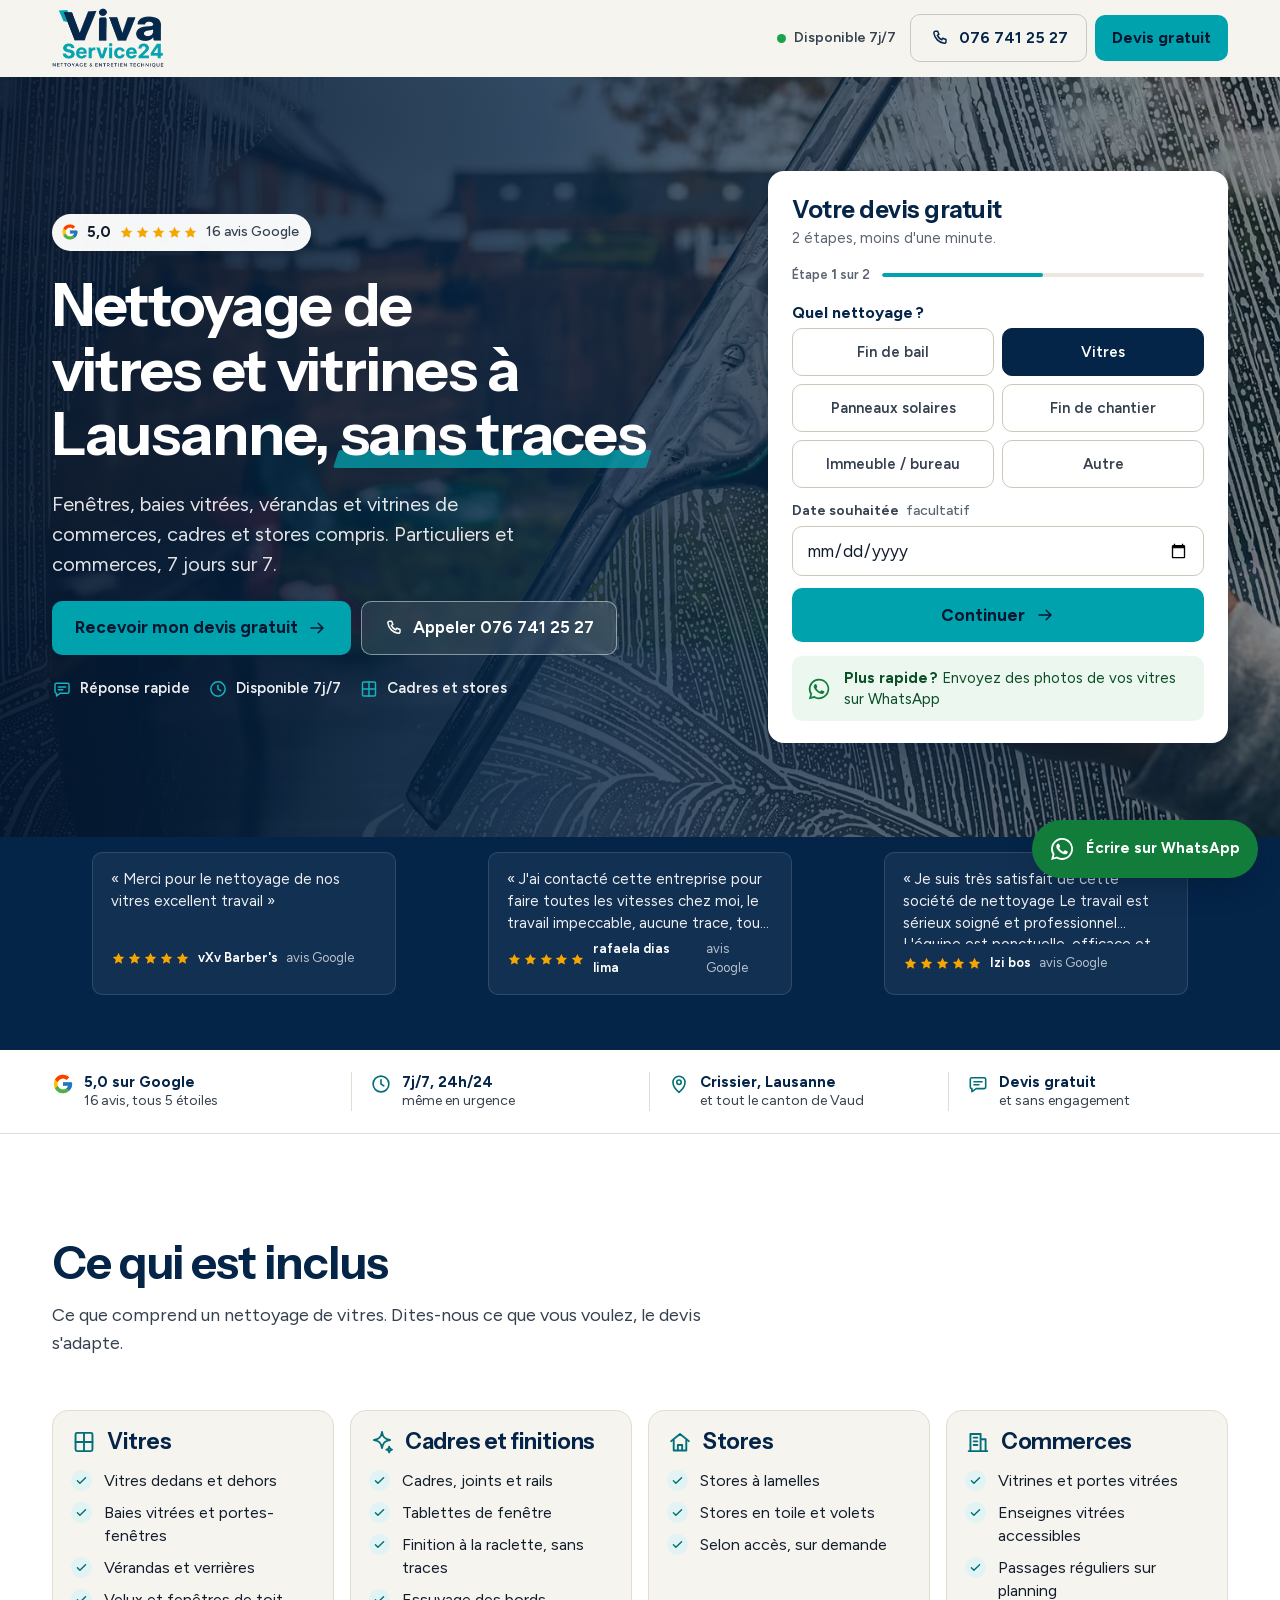
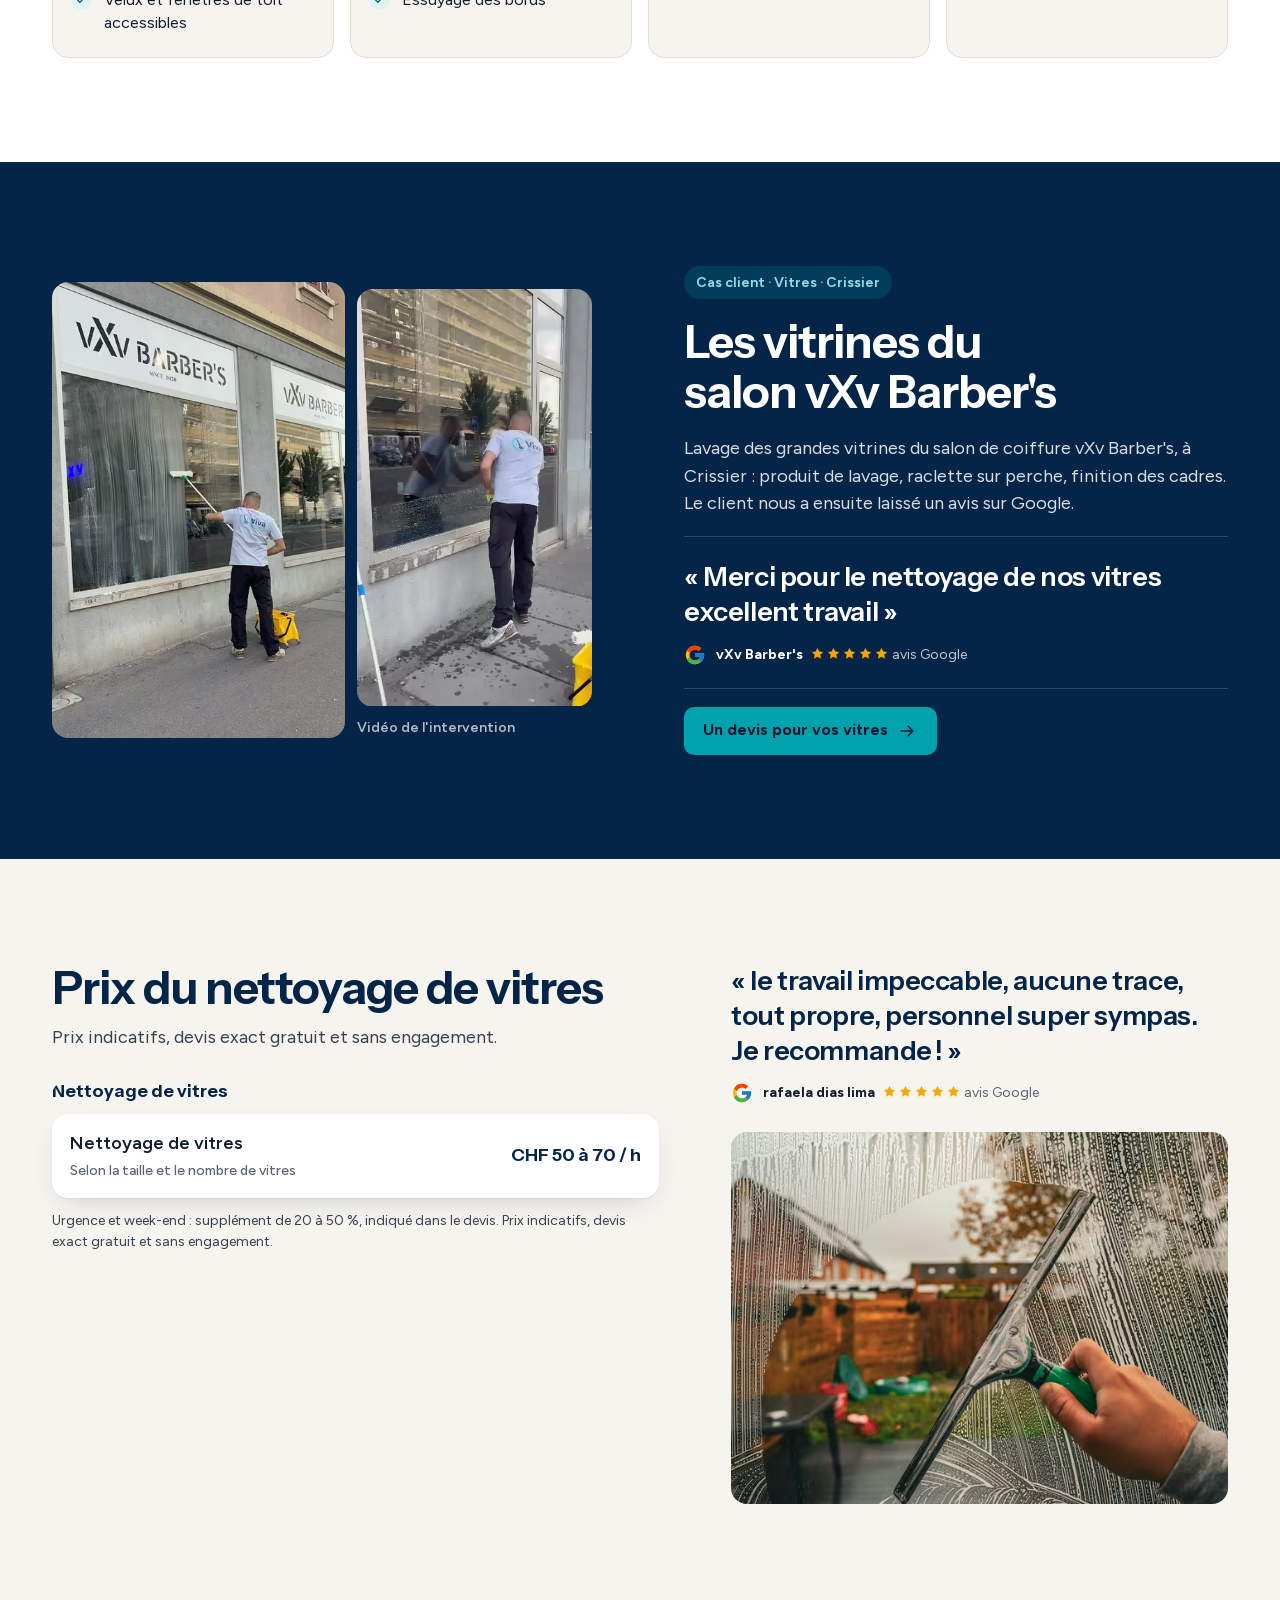
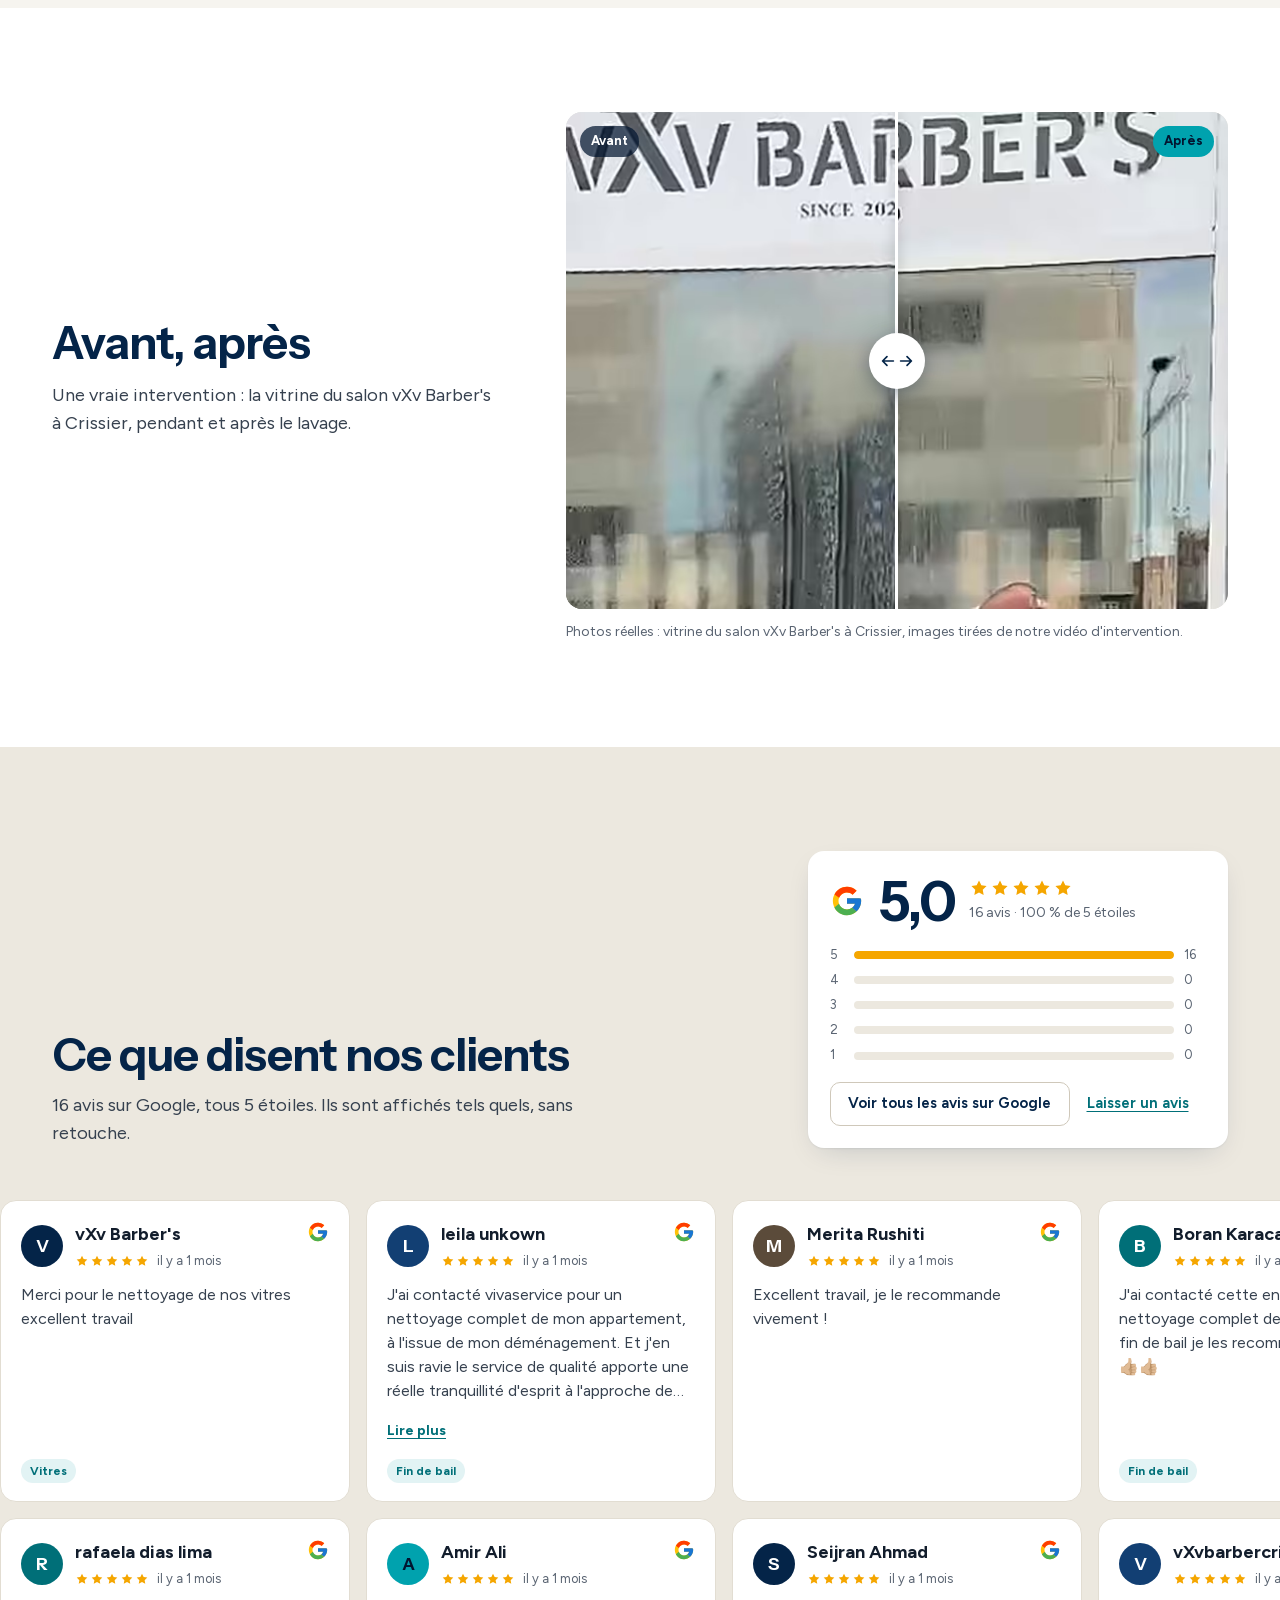
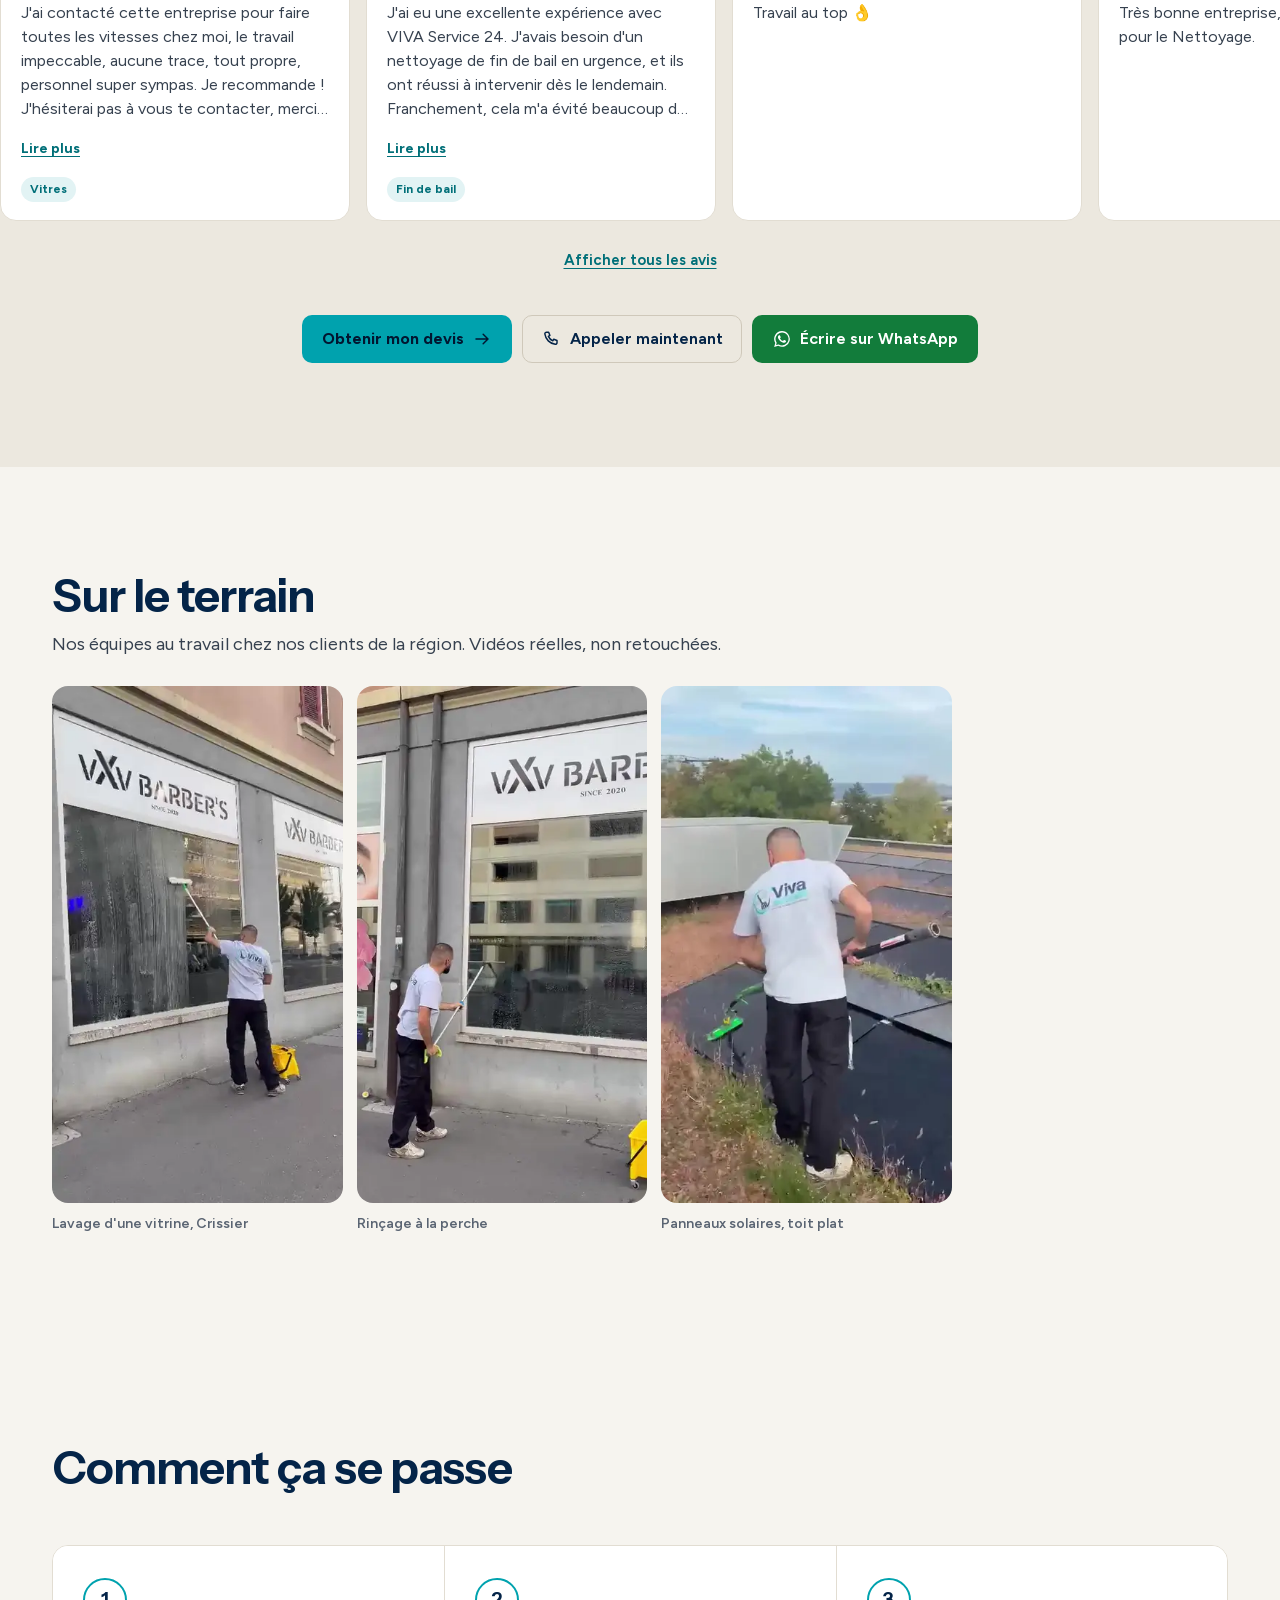
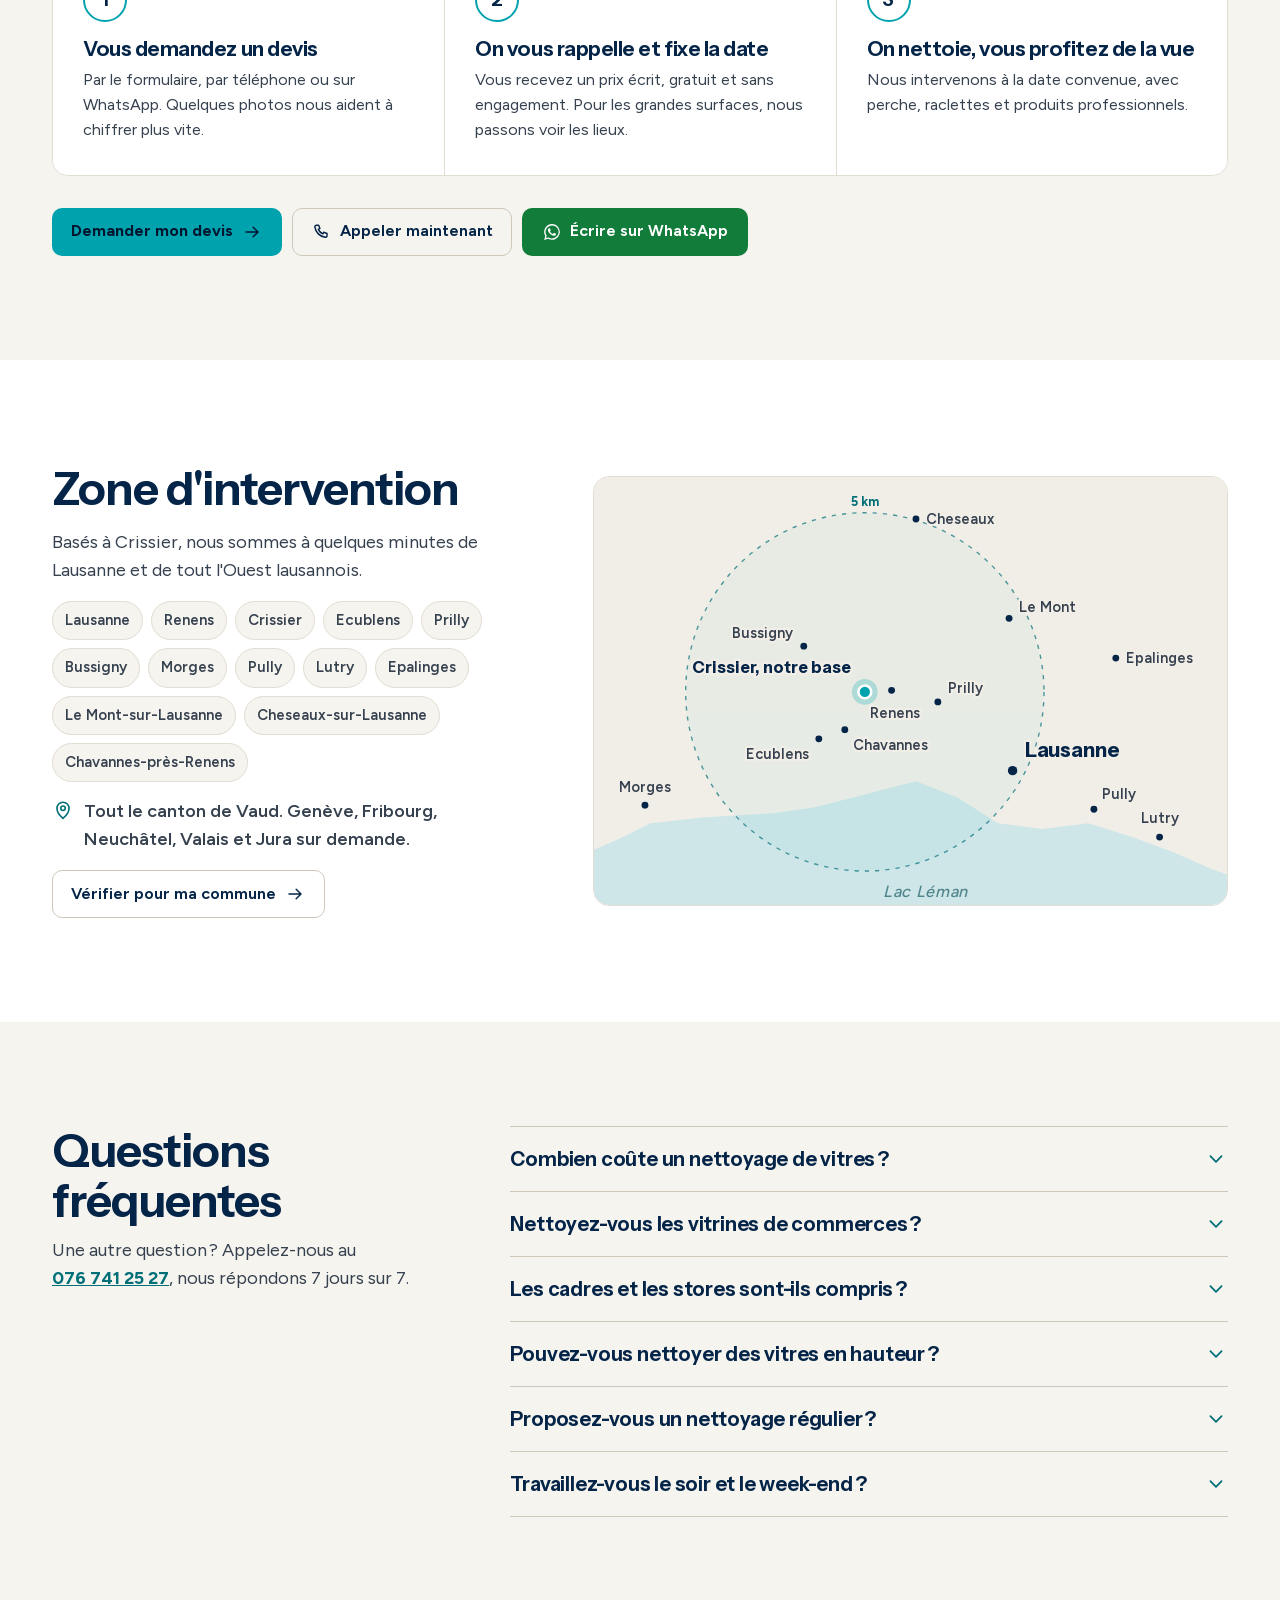
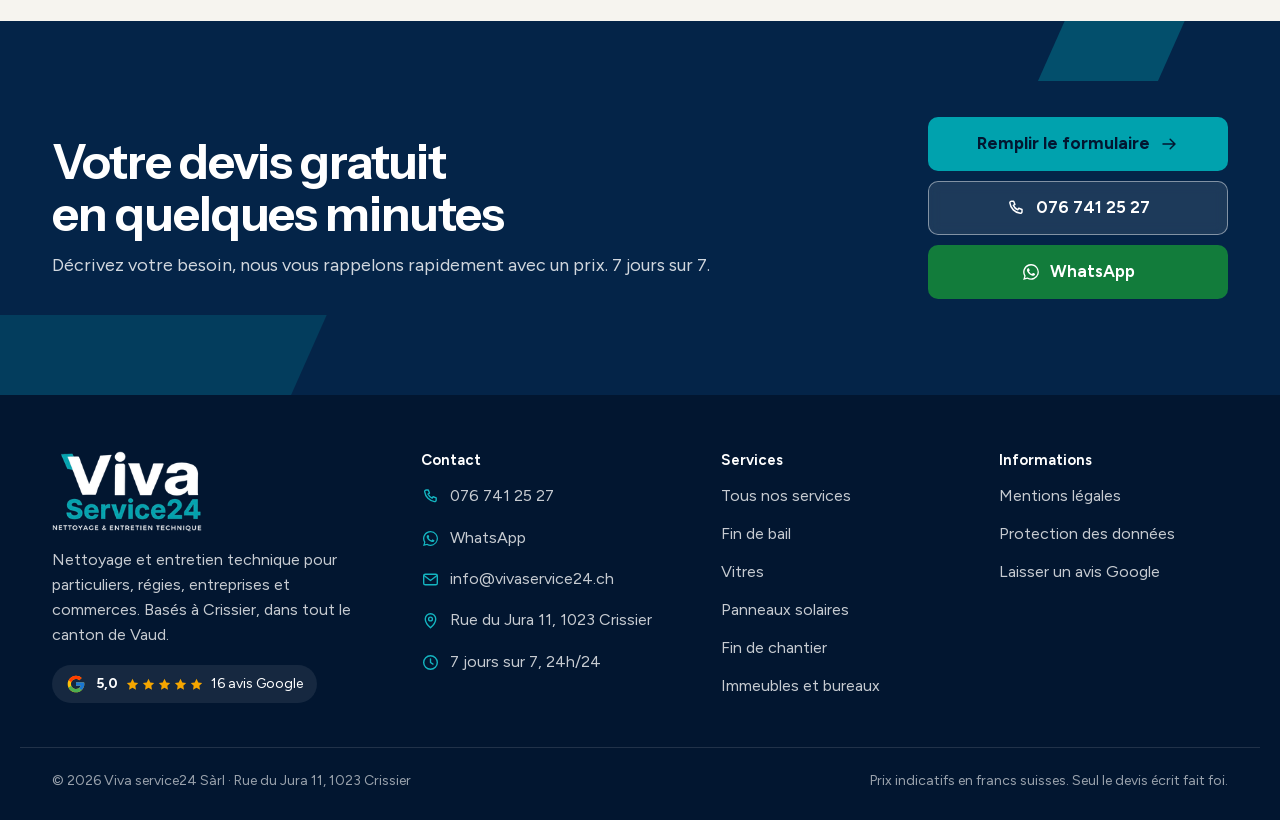
<file: vitres/index.html>
<!doctype html>
<html lang="fr-CH">
<head>
<meta charset="utf-8">
<meta name="viewport" content="width=device-width, initial-scale=1, viewport-fit=cover">
<title>Nettoyage de vitres Lausanne · Devis gratuit · Viva Service24</title>
<meta name="description" content="Nettoyage de vitres, vitrines, baies vitrées et stores à Lausanne et dans le canton de Vaud. CHF 50 à 70 / h, sans traces. 5,0 sur Google. Devis gratuit.">
<link rel="canonical" href="https://welcometothenextlevel.github.io/vivaservice24/vitres/">
<meta name="theme-color" content="#042448">
<meta property="og:type" content="website">
<meta property="og:locale" content="fr_CH">
<meta property="og:site_name" content="Viva Service24">
<meta property="og:title" content="Nettoyage de vitres Lausanne · Devis gratuit · Viva Service24">
<meta property="og:description" content="Nettoyage de vitres, vitrines, baies vitrées et stores à Lausanne et dans le canton de Vaud. CHF 50 à 70 / h, sans traces. 5,0 sur Google. Devis gratuit.">
<meta property="og:url" content="https://welcometothenextlevel.github.io/vivaservice24/vitres/">
<meta property="og:image" content="https://welcometothenextlevel.github.io/vivaservice24/img/og-share.jpg">
<meta property="og:image:width" content="1200">
<meta property="og:image:height" content="630">
<meta property="og:image:alt" content="Membre de l'équipe Viva Service24 en t-shirt de l'entreprise, sur un toit de panneaux solaires">
<meta name="twitter:card" content="summary_large_image">
<meta name="twitter:title" content="Nettoyage de vitres Lausanne · Devis gratuit · Viva Service24">
<meta name="twitter:description" content="Nettoyage de vitres, vitrines, baies vitrées et stores à Lausanne et dans le canton de Vaud. CHF 50 à 70 / h, sans traces. 5,0 sur Google. Devis gratuit.">
<meta name="twitter:image" content="https://welcometothenextlevel.github.io/vivaservice24/img/og-share.jpg">
<link rel="icon" href="../favicon.ico" sizes="any">
<link rel="icon" href="../img/brand/favicon.svg" type="image/svg+xml">
<link rel="apple-touch-icon" href="../img/brand/apple-touch-icon.png">
<link rel="manifest" href="../site.webmanifest">
<link rel="preload" href="../fonts/figtree-latin.woff2" as="font" type="font/woff2" crossorigin>
<link rel="preload" href="../fonts/instrument-sans-latin.woff2" as="font" type="font/woff2" crossorigin>
<link rel="preload" as="image" type="image/avif" imagesrcset="../img/stock/hero-vitres-640.avif 640w, ../img/stock/hero-vitres-1000.avif 1000w, ../img/stock/hero-vitres-1600.avif 1600w" imagesizes="100vw" fetchpriority="high">
<style>@font-face{font-family:"Figtree";src:url(../fonts/figtree-latin.woff2) format("woff2");font-weight:300 900;font-style:normal;font-display:swap}@font-face{font-family:"Instrument Sans";src:url(../fonts/instrument-sans-latin.woff2) format("woff2");font-weight:400 700;font-stretch:75% 100%;font-style:normal;font-display:swap}:root{--navy:#042448;--navy-2:#0a3463;--navy-3:#123f73;--navy-deep:#021630;--teal:#00a2ae;--teal-2:#14b5c1;--teal-ink:#006f78;--teal-50:#e2f3f4;--teal-100:#c4e8ea;--paper:#f6f4ef;--paper-2:#ece8df;--white:#fff;--line:#e2ddd2;--line-2:#cfc8ba;--ink:#121d2c;--ink-2:#36414f;--muted:#5a6472;--gold:#f5a600;--wa:#127c3b;--wa-2:#0e6a32;--r:10px;--r-sm:6px;--r-lg:16px;--sh:0 1px 2px rgba(4,36,72,.06),0 10px 30px -12px rgba(4,36,72,.22);--sh-lg:0 2px 4px rgba(2,22,48,.08),0 28px 60px -24px rgba(2,22,48,.45);--f-h:"Instrument Sans",ui-sans-serif,system-ui,-apple-system,"Segoe UI",sans-serif;--f-b:"Figtree",ui-sans-serif,system-ui,-apple-system,"Segoe UI",sans-serif;--hd:64px;--gut:20px;}*,*::before,*::after{box-sizing:border-box}html{-webkit-text-size-adjust:100%;text-size-adjust:100%;scroll-behavior:smooth;scroll-padding-top:calc(var(--hd) + 12px)}@media (prefers-reduced-motion:reduce){html{scroll-behavior:auto}}body{margin:0;background:var(--paper);color:var(--ink);font:400 17px/1.55 var(--f-b);-webkit-font-smoothing:antialiased;text-rendering:optimizeLegibility;overflow-x:hidden}@media (min-width:980px){body{font-size:18px}}img,svg,video{display:block;max-width:100%}img{height:auto}picture{display:contents}a{color:inherit}h1,h2,h3{font-family:var(--f-h);font-weight:650;line-height:1.08;letter-spacing:-.022em;margin:0;color:var(--navy);text-wrap:balance}p{margin:0}ul,ol{margin:0;padding:0;list-style:none}button,input,select,textarea{font:inherit;color:inherit}:focus-visible{outline:3px solid var(--teal);outline-offset:3px;border-radius:4px}.container{width:100%;max-width:1240px;margin-inline:auto;padding-inline:var(--gut)}@media (min-width:768px){:root{--gut:32px}}.sr-only{position:absolute!important;width:1px;height:1px;padding:0;margin:-1px;overflow:hidden;clip:rect(0,0,0,0);white-space:nowrap;border:0}.skip{position:absolute;left:12px;top:-60px;z-index:100;background:var(--navy);color:#fff;padding:10px 14px;border-radius:var(--r-sm);text-decoration:none}.skip:focus{top:12px}.ic{width:1.2em;height:1.2em;flex:none;fill:none;stroke:currentColor;stroke-width:1.75;stroke-linecap:round;stroke-linejoin:round}.ic--g{stroke:none}.hl{position:relative;white-space:nowrap;z-index:0}.hl::after{content:"";position:absolute;z-index:-1;left:-.06em;right:-.06em;bottom:.04em;height:.3em;background:var(--teal);opacity:.55;transform:skewX(-18deg);border-radius:2px}.stars{display:inline-flex;gap:1px;color:var(--gold);vertical-align:-2px}.stars svg{width:15px;height:15px}.btn{--bg:var(--navy);--fg:#fff;display:inline-flex;align-items:center;justify-content:center;gap:.55em;min-height:48px;padding:.7em 1.15em;border-radius:var(--r);border:1.5px solid transparent;background:var(--bg);color:var(--fg);font:650 16px/1.15 var(--f-b);text-decoration:none;cursor:pointer;transition:transform .18s ease,box-shadow .18s ease,background-color .18s ease;-webkit-tap-highlight-color:transparent;white-space:nowrap}.btn .ic{width:20px;height:20px}.btn:hover{transform:translateY(-1px);box-shadow:0 8px 20px -10px rgba(4,36,72,.45)}.btn:active{transform:translateY(0)}.btn--primary{--bg:var(--teal);--fg:var(--navy-deep);font-weight:700}.btn--primary:hover{--bg:var(--teal-2)}.btn--ghost{--bg:transparent;--fg:var(--navy);border-color:var(--line-2)}.btn--ghost:hover{border-color:var(--navy);box-shadow:none}.btn--light{--bg:rgba(255,255,255,.1);--fg:#fff;border-color:rgba(255,255,255,.45);backdrop-filter:blur(6px);-webkit-backdrop-filter:blur(6px)}.btn--light:hover{--bg:rgba(255,255,255,.18);border-color:#fff}.btn--wa{--bg:var(--wa);--fg:#fff}.btn--wa:hover{--bg:var(--wa-2)}.btn--text{--bg:transparent;--fg:var(--teal-ink);text-decoration:underline;text-underline-offset:3px;padding-inline:.4em}.btn--text:hover{box-shadow:none}.btn--lg{min-height:54px;font-size:17px;padding:.8em 1.3em}.btn--sm{min-height:44px;font-size:15px}.btn--block{width:100%}.hd{position:sticky;top:0;z-index:50;background:rgba(246,244,239,.92);backdrop-filter:saturate(1.4) blur(12px);-webkit-backdrop-filter:saturate(1.4) blur(12px);border-bottom:1px solid transparent;transition:border-color .2s,box-shadow .2s}.hd.is-stuck{border-bottom-color:var(--line);box-shadow:0 6px 20px -16px rgba(4,36,72,.5)}.hd__in{height:var(--hd);display:flex;align-items:center;gap:16px}.hd__logo{display:block;flex:none;margin-right:auto}.hd__logo img{width:92px;height:auto}.hd__nav{display:none}.hd__act{display:flex;align-items:center;gap:8px}.live{display:none;align-items:center;gap:8px;font-size:14px;font-weight:600;color:var(--ink-2);white-space:nowrap}.live__dot{position:relative;width:9px;height:9px;border-radius:50%;background:#19a34a}.live__dot::after{content:"";position:absolute;inset:-4px;border-radius:50%;border:2px solid #19a34a;opacity:0;animation:pulse 2.4s ease-out infinite}@keyframes pulse{0%{transform:scale(.5);opacity:.7}100%{transform:scale(1.5);opacity:0}}@media (prefers-reduced-motion:reduce){.live__dot::after{animation:none}}.hd__tel{display:none}.hd__call{display:grid;place-items:center;width:46px;height:46px;border-radius:50%;border:1.5px solid var(--line-2);color:var(--navy);text-decoration:none}.hd__call .ic{width:21px;height:21px}.hd__cta{min-height:46px;padding-inline:1em}.hd__cta .lg{display:none}@media (min-width:640px){.hd__logo img{width:104px}.hd__cta .lg{display:inline}.hd__cta .sm{display:none}}@media (min-width:900px){:root{--hd:76px}.hd__call{display:none}.hd__tel{display:inline-flex}.live{display:inline-flex;margin-right:6px}.hd__logo img{width:112px}}@media (min-width:1260px){.hd__nav{display:block;margin-right:auto}.hd__in:has(.hd__nav) .hd__logo{margin-right:12px}.hd__nav ul{display:flex;gap:2px}.hd__nav a{display:block;padding:8px 12px;border-radius:var(--r-sm);text-decoration:none;font-size:15px;font-weight:600;color:var(--ink-2);white-space:nowrap}.hd__nav a:hover{color:var(--navy);background:var(--paper-2)}}.hero{position:relative;isolation:isolate;color:#fff;background:var(--navy);overflow:hidden}.hero__media{position:absolute;inset:0;z-index:-1}.hero__media::after{content:"";position:absolute;inset:0;background:linear-gradient(180deg,rgba(2,22,48,.62) 0%,rgba(4,36,72,.8) 42%,var(--navy) 62%)}.hero__img,.hero__video{position:absolute;inset:0 0 auto 0;width:100%;height:62%;min-height:420px;object-fit:cover}.hero__video{opacity:0;transition:opacity .8s ease}.hero__video.is-on{opacity:1}.hero__grid{display:grid;gap:28px;padding-top:28px;padding-bottom:32px}.hero__copy{display:flex;flex-direction:column;align-items:flex-start;gap:18px}.gbadge{display:inline-flex;align-items:center;gap:8px;padding:7px 12px 7px 9px;border-radius:999px;background:rgba(255,255,255,.96);color:var(--ink);text-decoration:none;font-size:14px;box-shadow:0 4px 16px -8px rgba(0,0,0,.4)}.gbadge .ic--g{width:18px;height:18px}.gbadge b{font-size:15px}.gbadge>span:last-child{color:var(--ink-2);font-weight:500}.gbadge--dark{background:var(--white);border:1px solid var(--line)}.hero h1{color:#fff;font-size:clamp(34px,7.4vw,60px);max-width:16ch}.hero .hl::after{opacity:.75}.hero__sub{font-size:18px;line-height:1.5;color:rgba(255,255,255,.88);max-width:40ch}.hero__ctas{display:flex;flex-direction:column;gap:10px;width:100%}.hero__ctas .btn{width:100%}.hero__points{display:flex;flex-wrap:wrap;gap:10px 18px;font-size:15px;font-weight:600;color:rgba(255,255,255,.92)}.hero__points li{display:flex;align-items:center;gap:8px}.hero__points .ic{width:20px;height:20px;color:var(--teal-2)}@media (min-width:560px){.hero__ctas{flex-direction:row;flex-wrap:wrap;width:auto}.hero__ctas .btn{width:auto}}@media (min-width:980px){.hero__media::after{background:linear-gradient(90deg,rgba(2,22,48,.9) 0%,rgba(4,36,72,.78) 42%,rgba(4,36,72,.35) 100%)}.hero__img,.hero__video{height:100%}.hero__grid{grid-template-columns:minmax(0,1fr) 440px;align-items:center;gap:48px;padding-top:56px;padding-bottom:56px;min-height:min(760px,calc(100vh - var(--hd)))}.hero__copy{gap:22px}.hero__sub{font-size:20px}}@media (min-width:1180px){.hero__grid{grid-template-columns:minmax(0,1fr) 460px;gap:72px}}.qf{position:relative;background:var(--white);color:var(--ink);border-radius:var(--r-lg);padding:22px 18px 18px;box-shadow:var(--sh-lg)}@media (min-width:420px){.qf{padding:26px 24px 22px}}.qf__head{margin-bottom:16px}.qf__title{font:650 24px/1.1 var(--f-h);color:var(--navy);letter-spacing:-.02em}.qf__sub{margin-top:4px;font-size:15px;color:var(--muted)}.qf__prog{display:flex;align-items:center;gap:12px;margin-top:14px;font-size:13px;font-weight:600;color:var(--muted)}.qf__bar{flex:1;height:4px;border-radius:4px;background:var(--paper-2);overflow:hidden}.qf__bar i{display:block;height:100%;width:50%;background:var(--teal);border-radius:4px;transition:width .35s ease}.qf.is-step2 .qf__bar i{width:100%}.qf__step{border:0;margin:0;padding:0;min-width:0;display:grid;gap:12px}.js .qf__step[data-step="2"]{display:none}.js .qf.is-step2 .qf__step[data-step="1"]{display:none}.js .qf.is-step2 .qf__step[data-step="2"]{display:grid}.qf__legend{font-weight:700;font-size:16px;color:var(--navy);padding:0;margin-bottom:2px}.qf__legend--sm{font-size:15px;margin-top:4px}.chips{display:grid;grid-template-columns:1fr 1fr;gap:8px}.chips--rooms{grid-template-columns:repeat(4,1fr)}.chip{position:relative;display:block}.chip input{position:absolute;opacity:0;inset:0;width:100%;height:100%;margin:0;cursor:pointer}.chip span{display:flex;align-items:center;justify-content:center;text-align:center;min-height:48px;padding:8px 10px;border:1.5px solid var(--line-2);border-radius:var(--r);font-size:15px;font-weight:600;line-height:1.2;color:var(--ink-2);background:var(--white);transition:border-color .15s,background-color .15s,color .15s}.chip--sm span{min-height:44px;font-size:15px;padding:6px}.chip input:hover+span{border-color:var(--navy-3)}.chip input:checked+span{border-color:var(--navy);background:var(--navy);color:#fff}.chip input:focus-visible+span{outline:3px solid var(--teal);outline-offset:2px}.field{display:grid;gap:5px}.field__l{font-size:14px;font-weight:650;color:var(--ink-2)}.field__l em{font-style:normal;font-weight:500;color:var(--muted);margin-left:4px}.field__i{width:100%;min-height:50px;padding:12px 14px;border:1.5px solid var(--line-2);border-radius:var(--r);background:var(--white);font-size:17px;line-height:1.3;color:var(--ink);transition:border-color .15s,box-shadow .15s;appearance:none;-webkit-appearance:none}textarea.field__i{min-height:84px;resize:vertical}input[type=date].field__i{min-height:50px}.field__i::placeholder{color:#9199a3}.field__i:focus{outline:none;border-color:var(--navy);box-shadow:0 0 0 3px rgba(0,162,174,.28)}.field__i[aria-invalid=true]{border-color:#b42318}.qf__err{display:none;margin-top:-6px;font-size:14px;font-weight:600;color:#b42318}.qf__err.is-on{display:block}.qf__fine{font-size:13px;line-height:1.45;color:var(--muted);text-align:center}.qf__back{display:inline-flex;align-items:center;justify-content:center;gap:6px;min-height:44px;background:none;border:0;color:var(--muted);font-size:14px;font-weight:600;cursor:pointer}.qf__back .ic{width:16px;height:16px}.qf__status{font-size:15px;font-weight:600}.qf__status:empty{display:none}.qf__status{margin-top:12px;padding:12px 14px;border-radius:var(--r);background:#fef3f2;color:#912018}.qf__status a{font-weight:700}.qf__wa{display:flex;align-items:center;gap:12px;margin-top:14px;padding:12px 14px;border-radius:var(--r);background:#ecf7f0;color:#0b4f26;text-decoration:none;font-size:15px;line-height:1.35}.qf__wa .ic{width:26px;height:26px;color:var(--wa)}.qf__wa:hover{background:#dff1e6}.hp{position:absolute!important;left:-9999px;width:1px;height:1px;overflow:hidden}.js .qf__bail[hidden]{display:none}.rstrip{background:var(--navy);color:#fff}.trust{background:var(--white);border-bottom:1px solid var(--line)}.trust__in{display:grid;grid-template-columns:1fr 1fr;gap:14px 18px;padding-block:18px;font-size:14px;line-height:1.35;color:var(--ink-2)}.trust__in li{display:flex;align-items:flex-start;gap:10px}.trust__in .ic{width:22px;height:22px;color:var(--teal-ink);margin-top:1px}.trust__in b{display:block;color:var(--navy);font-size:15px}@media (min-width:900px){.trust__in{grid-template-columns:repeat(4,1fr);padding-block:22px}.trust__in li+li{border-left:1px solid var(--line);padding-left:18px}}</style>
<link rel="preload" href="../css/site.css?v=7" as="style" onload="this.onload=null;this.rel='stylesheet'">
<noscript><link rel="stylesheet" href="../css/site.css?v=7"></noscript>
<script>document.documentElement.classList.add('js')</script>
<script type="application/ld+json">{"@context":"https://schema.org","@type":["LocalBusiness","HomeAndConstructionBusiness"],"@id":"https://welcometothenextlevel.github.io/vivaservice24/#entreprise","name":"Viva Service24","alternateName":"Entreprise de nettoyage VIVA service24","legalName":"Viva service24 Sàrl","slogan":"Nettoyage & entretien technique","url":"https://welcometothenextlevel.github.io/vivaservice24/","logo":"https://welcometothenextlevel.github.io/vivaservice24/img/brand/logo.png","image":"https://welcometothenextlevel.github.io/vivaservice24/img/real/equipe-tshirt-1360.webp","telephone":"+41 76 741 25 27","email":"info@vivaservice24.ch","priceRange":"CHF 45 à 950","currenciesAccepted":"CHF","address":{"@type":"PostalAddress","streetAddress":"Rue du Jura 11","postalCode":"1023","addressLocality":"Crissier","addressRegion":"VD","addressCountry":"CH"},"geo":{"@type":"GeoCoordinates","latitude":46.5395,"longitude":6.5783},"openingHoursSpecification":[{"@type":"OpeningHoursSpecification","dayOfWeek":["Monday","Tuesday","Wednesday","Thursday","Friday","Saturday","Sunday"],"opens":"00:00","closes":"23:59"}],"areaServed":[{"@type":"City","name":"Lausanne"},{"@type":"City","name":"Renens"},{"@type":"City","name":"Crissier"},{"@type":"City","name":"Ecublens"},{"@type":"City","name":"Prilly"},{"@type":"City","name":"Bussigny"},{"@type":"City","name":"Morges"},{"@type":"City","name":"Pully"},{"@type":"City","name":"Lutry"},{"@type":"City","name":"Epalinges"},{"@type":"City","name":"Le Mont-sur-Lausanne"},{"@type":"City","name":"Cheseaux-sur-Lausanne"},{"@type":"City","name":"Chavannes-près-Renens"},{"@type":"AdministrativeArea","name":"Canton de Vaud"}],"sameAs":["https://www.google.com/maps/search/?api=1&query=Entreprise%20de%20nettoyage%20VIVA%20service24%20Crissier"]}</script>
<script type="application/ld+json">{"@context":"https://schema.org","@type":"Service","name":"Nettoyage de vitres","serviceType":"Nettoyage de vitres","description":"Nettoyage de fenêtres, vitrines, baies vitrées, vérandas, cadres et stores.","url":"https://welcometothenextlevel.github.io/vivaservice24/vitres/","provider":{"@id":"https://welcometothenextlevel.github.io/vivaservice24/#entreprise"},"areaServed":[{"@type":"City","name":"Lausanne"},{"@type":"AdministrativeArea","name":"Canton de Vaud"}],"offers":{"@type":"Offer","priceCurrency":"CHF","price":"50","description":"Prix indicatif, devis exact gratuit et sans engagement"}}</script>
<script type="application/ld+json">{"@context":"https://schema.org","@type":"FAQPage","mainEntity":[{"@type":"Question","name":"Combien coûte un nettoyage de vitres ?","acceptedAnswer":{"@type":"Answer","text":"Entre CHF 50 et 70 de l'heure selon la taille et le nombre de vitres, leur accès et leur état. Le devis, gratuit, fixe le prix exact."}},{"@type":"Question","name":"Nettoyez-vous les vitrines de commerces ?","acceptedAnswer":{"@type":"Answer","text":"Oui : vitrines, portes vitrées, baies et vérandas. Nous avons par exemple nettoyé les vitrines du salon vXv Barber's à Crissier."}},{"@type":"Question","name":"Les cadres et les stores sont-ils compris ?","acceptedAnswer":{"@type":"Answer","text":"Oui, nous nettoyons les vitres, les cadres et les stores. Précisez-le dans votre demande pour que le devis en tienne compte."}},{"@type":"Question","name":"Pouvez-vous nettoyer des vitres en hauteur ?","acceptedAnswer":{"@type":"Answer","text":"Oui, nous travaillons en hauteur quand c'est nécessaire, avec une perche télescopique depuis le sol ou le matériel adapté au bâtiment."}},{"@type":"Question","name":"Proposez-vous un nettoyage régulier ?","acceptedAnswer":{"@type":"Answer","text":"Oui. Nous intervenons ponctuellement ou selon un planning fixe (mensuel, trimestriel), pour les particuliers comme pour les commerces."}},{"@type":"Question","name":"Travaillez-vous le soir et le week-end ?","acceptedAnswer":{"@type":"Answer","text":"Oui, 7 jours sur 7 et 24h/24, comme indiqué sur notre fiche Google. Un supplément de 20 à 50 % s'applique pour les urgences et le week-end ; il est toujours indiqué dans le devis."}}]}</script>
</head>
<body>
<svg width="0" height="0" style="position:absolute" aria-hidden="true" focusable="false">
<defs>
<symbol id="i-phone" viewBox="0 0 24 24"><path d="M6.6 3.8h2.6l1.5 3.9-1.9 1.2a10.6 10.6 0 0 0 5.3 5.3l1.2-1.9 3.9 1.5v2.6a2 2 0 0 1-2.1 2A14.6 14.6 0 0 1 4.6 5.9a2 2 0 0 1 2-2.1z"/></symbol>
<symbol id="i-wa" viewBox="0 0 24 24"><path stroke="none" fill="currentColor" d="M12.04 2.5a9.43 9.43 0 0 0-8.1 14.24L2.6 21.5l4.88-1.28a9.43 9.43 0 1 0 4.56-17.72zm0 17.26a7.8 7.8 0 0 1-3.98-1.09l-.29-.17-2.9.76.78-2.83-.19-.3a7.82 7.82 0 1 1 6.58 3.63zm4.29-5.86c-.24-.12-1.4-.69-1.61-.77-.22-.08-.38-.12-.54.12-.16.24-.62.77-.76.93-.14.16-.28.18-.52.06-.24-.12-1-.37-1.91-1.18-.7-.63-1.18-1.41-1.32-1.65-.14-.24-.01-.37.1-.49.11-.11.24-.28.36-.42.12-.14.16-.24.24-.4.08-.16.04-.3-.02-.42-.06-.12-.54-1.3-.74-1.78-.2-.47-.4-.4-.54-.41h-.46a.89.89 0 0 0-.64.3 2.7 2.7 0 0 0-.84 2c0 1.18.86 2.32.98 2.48.12.16 1.69 2.58 4.1 3.62.57.25 1.02.4 1.37.51.58.18 1.1.16 1.52.1.46-.07 1.4-.57 1.6-1.13.2-.55.2-1.03.14-1.13-.06-.1-.22-.16-.46-.28z"/></symbol>
<symbol id="i-check" viewBox="0 0 24 24"><path d="M5 12.6l4.3 4.2L19 7.2"/></symbol>
<symbol id="i-clock" viewBox="0 0 24 24"><circle cx="12" cy="12" r="8.6"/><path d="M12 7.4V12l3.1 2"/></symbol>
<symbol id="i-pin" viewBox="0 0 24 24"><path d="M12 21.2s-6.6-5.7-6.6-11.1a6.6 6.6 0 0 1 13.2 0c0 5.4-6.6 11.1-6.6 11.1z"/><circle cx="12" cy="10.1" r="2.4"/></symbol>
<symbol id="i-mail" viewBox="0 0 24 24"><rect x="3.4" y="5.4" width="17.2" height="13.2" rx="2"/><path d="M4.2 7.2l7.8 6 7.8-6"/></symbol>
<symbol id="i-arrow" viewBox="0 0 24 24"><path d="M4.8 12h14.2M13.4 6.2l5.8 5.8-5.8 5.8"/></symbol>
<symbol id="i-chev" viewBox="0 0 24 24"><path d="M6.4 9.2l5.6 5.6 5.6-5.6"/></symbol>
<symbol id="i-back" viewBox="0 0 24 24"><path d="M19.2 12H5M10.6 6.2L4.8 12l5.8 5.8"/></symbol>
<symbol id="i-star" viewBox="0 0 24 24"><path stroke="none" fill="currentColor" d="M12 2.9l2.8 5.8 6.3.9-4.6 4.4 1.1 6.3L12 17.3l-5.6 3 1.1-6.3-4.6-4.4 6.3-.9z"/></symbol>
<symbol id="i-cal" viewBox="0 0 24 24"><rect x="3.8" y="5.4" width="16.4" height="14.8" rx="2"/><path d="M3.8 10h16.4M8.4 3.4v4M15.6 3.4v4"/></symbol>
<symbol id="i-reply" viewBox="0 0 24 24"><path d="M5.2 5.2h13.6a1.6 1.6 0 0 1 1.6 1.6v8.6a1.6 1.6 0 0 1-1.6 1.6H10l-4.6 3.4V17H5.2a1.6 1.6 0 0 1-1.6-1.6V6.8a1.6 1.6 0 0 1 1.6-1.6z"/><path d="M7.6 9.6h8.8M7.6 12.8h5.4"/></symbol>
<symbol id="i-home" viewBox="0 0 24 24"><path d="M3.8 11.2L12 4.6l8.2 6.6M6.2 9.4v10.4h11.6V9.4M10 19.8v-5h4v5"/></symbol>
<symbol id="i-key" viewBox="0 0 24 24"><circle cx="8" cy="15.6" r="4.2"/><path d="M11 12.6l8.6-8.6M16.2 7.4l2.4 2.4M13.8 9.8l2 2"/></symbol>
<symbol id="i-camera" viewBox="0 0 24 24"><rect x="3.4" y="7" width="17.2" height="12.4" rx="2"/><circle cx="12" cy="13.2" r="3.4"/><path d="M8.6 7l1.6-2.6h3.6L15.4 7"/></symbol>
<symbol id="i-drop" viewBox="0 0 24 24"><path d="M12 3.4s6.2 6.5 6.2 10.8a6.2 6.2 0 0 1-12.4 0C5.8 9.9 12 3.4 12 3.4z"/><path d="M9.2 14.6a2.9 2.9 0 0 0 2.6 2.6"/></symbol>
<symbol id="i-spark" viewBox="0 0 24 24"><path d="M12 2.8c.7 4.8 2.6 6.7 7.4 7.4-4.8.7-6.7 2.6-7.4 7.4-.7-4.8-2.6-6.7-7.4-7.4 4.8-.7 6.7-2.6 7.4-7.4z"/><path d="M18.6 16.4c.3 1.7 1 2.4 2.6 2.6-1.7.3-2.4 1-2.6 2.6-.3-1.7-1-2.4-2.6-2.6 1.7-.2 2.4-.9 2.6-2.6z"/></symbol>
<symbol id="i-building" viewBox="0 0 24 24"><path d="M5 20.4V4.6h9.4v15.8M14.4 9.4H19v11M3.4 20.4h17.2"/><path d="M8 8h3.4M8 11.4h3.4M8 14.8h3.4"/></symbol>
<symbol id="i-window" viewBox="0 0 24 24"><rect x="4.2" y="3.6" width="15.6" height="16.8" rx="1.4"/><path d="M12 3.6v16.8M4.2 12h15.6"/></symbol>
<symbol id="i-solar" viewBox="0 0 24 24"><path d="M3.4 18.4l3.1-10.6h11l3.1 10.6z"/><path d="M4.9 13.2h14.2M10.1 7.8l-1.1 10.6M13.9 7.8l1.1 10.6M12 18.4v2.4M8.6 20.8h6.8"/></symbol>
<symbol id="i-helmet" viewBox="0 0 24 24"><path d="M3.6 17.2h16.8M5.2 17.2a6.8 6.8 0 0 1 13.6 0"/><path d="M10 10.6V7h4v3.6"/></symbol>
<symbol id="i-leaf" viewBox="0 0 24 24"><path d="M5.2 19.4c0-8.2 5-13.6 14-13.6 0 9.2-5.2 14.4-13.4 14.4"/><path d="M5.2 19.4l7.4-7.6"/></symbol>
<symbol id="i-spray" viewBox="0 0 24 24"><path d="M8 9.4h5.6v11H8zM9.2 9.4V6.6h3.2v2.8M12.4 6.6h2.2M17 5.2h.01M19.2 7.4h.01M17 9.6h.01M19.2 3h.01"/></symbol>
<symbol id="i-play" viewBox="0 0 24 24"><path stroke="none" fill="currentColor" d="M8.4 5.6v12.8l10-6.4z"/></symbol>
<symbol id="i-pause" viewBox="0 0 24 24"><path d="M9 6v12M15 6v12"/></symbol>
<symbol id="i-x" viewBox="0 0 24 24"><path d="M6.4 6.4l11.2 11.2M17.6 6.4L6.4 17.6"/></symbol>
<symbol id="i-g" viewBox="0 0 48 48"><path stroke="none" fill="#FFC107" d="M43.6 20.5H42V20H24v8h11.3C33.7 32.7 29.2 36 24 36c-6.6 0-12-5.4-12-12s5.4-12 12-12c3.1 0 5.8 1.2 7.9 3.1l5.7-5.7C34 6.1 29.3 4 24 4 13 4 4 13 4 24s9 20 20 20 20-9 20-20c0-1.3-.1-2.4-.4-3.5z"/><path stroke="none" fill="#FF3D00" d="M6.3 14.7l6.6 4.8C14.7 15.1 19 12 24 12c3.1 0 5.8 1.2 7.9 3.1l5.7-5.7C34 6.1 29.3 4 24 4 16.3 4 9.7 8.3 6.3 14.7z"/><path stroke="none" fill="#4CAF50" d="M24 44c5.2 0 9.9-2 13.4-5.2l-6.2-5.2A11.9 11.9 0 0 1 24 36c-5.2 0-9.6-3.3-11.3-8l-6.5 5C9.5 39.6 16.2 44 24 44z"/><path stroke="none" fill="#1976D2" d="M43.6 20.5H42V20H24v8h11.3a12 12 0 0 1-4.1 5.6l6.2 5.2C37 39.2 44 34 44 24c0-1.3-.1-2.4-.4-3.5z"/></symbol>
</defs></svg><a class="skip" href="#contenu">Aller au contenu</a>
<header class="hd" data-header>
  <div class="hd__in container">
    <a class="hd__logo" href="../" aria-label="Viva Service24, accueil">
      <img src="../img/brand/logo-221.png" srcset="../img/brand/logo-221.png 221w, ../img/brand/logo.png 442w" sizes="110px" width="221" height="120" alt="Viva Service24">
    </a>
    
    <div class="hd__act">
      <span class="live"><i class="live__dot"></i>Disponible 7j/7</span>
      <a class="btn btn--ghost hd__tel" href="tel:+41767412527"><svg class="ic" aria-hidden="true"><use href="#i-phone"></use></svg><span>076 741 25 27</span></a>
      <a class="hd__call" href="tel:+41767412527" aria-label="Appeler le 076 741 25 27"><svg class="ic" aria-hidden="true"><use href="#i-phone"></use></svg></a>
      <a class="btn btn--primary hd__cta" href="#devis" data-to-form><span class="lg">Devis gratuit</span><span class="sm">Devis</span></a>
    </div>
  </div>
</header>
<main id="contenu">
<section class="hero" aria-labelledby="h1">
  <div class="hero__media" aria-hidden="true"><picture><source type="image/avif" srcset="../img/stock/hero-vitres-1600.avif 1600w, ../img/stock/hero-vitres-1000.avif 1000w, ../img/stock/hero-vitres-640.avif 640w" sizes="100vw"><img src="../img/stock/hero-vitres-640.webp" srcset="../img/stock/hero-vitres-1600.webp 1600w, ../img/stock/hero-vitres-1000.webp 1000w, ../img/stock/hero-vitres-640.webp 640w" sizes="100vw" width="1600" height="900" alt="" fetchpriority="high" decoding="async" class="hero__img"></picture></div>
  <div class="container hero__grid">
    <div class="hero__copy">
      <a class="gbadge" href="#avis"><svg class="ic ic--g" aria-hidden="true"><use href="#i-g"></use></svg><b>5,0</b><span class="stars" aria-hidden="true"><svg viewBox="0 0 24 24"><use href="#i-star"></use></svg><svg viewBox="0 0 24 24"><use href="#i-star"></use></svg><svg viewBox="0 0 24 24"><use href="#i-star"></use></svg><svg viewBox="0 0 24 24"><use href="#i-star"></use></svg><svg viewBox="0 0 24 24"><use href="#i-star"></use></svg></span><span>16 avis Google</span></a>
      <h1 id="h1">Nettoyage de vitres et vitrines à Lausanne, <span class="hl">sans traces</span></h1>
      <p class="hero__sub">Fenêtres, baies vitrées, vérandas et vitrines de commerces, cadres et stores compris. Particuliers et commerces, 7 jours sur 7.</p>
      <div class="hero__ctas">
        <a class="btn btn--primary btn--lg" href="#devis" data-to-form>Recevoir mon devis gratuit<svg class="ic" aria-hidden="true"><use href="#i-arrow"></use></svg></a>
        <a class="btn btn--light btn--lg" href="tel:+41767412527"><svg class="ic" aria-hidden="true"><use href="#i-phone"></use></svg>Appeler 076 741 25 27</a>
      </div>
      <ul class="hero__points"><li><svg class="ic" aria-hidden="true"><use href="#i-reply"></use></svg><span>Réponse rapide</span></li><li><svg class="ic" aria-hidden="true"><use href="#i-clock"></use></svg><span>Disponible 7j/7</span></li><li><svg class="ic" aria-hidden="true"><use href="#i-window"></use></svg><span>Cadres et stores</span></li></ul>
    </div>
    <div class="hero__form" id="devis"><form class="qf" id="devis-form" action="https://formsubmit.co/info@vivaservice24.ch" method="POST" novalidate data-merci="../merci/" data-page="Nettoyage de vitres Lausanne · Devis gratuit · Viva Service24">
  <div class="qf__head">
    <p class="qf__title">Votre devis gratuit</p>
    <p class="qf__sub">2 étapes, moins d'une minute.</p>
    <div class="qf__prog" aria-hidden="true"><span class="qf__stepno">Étape <b data-stepno>1</b> sur 2</span><span class="qf__bar"><i></i></span></div>
  </div>
  <fieldset class="qf__step" data-step="1">
    <legend class="qf__legend">Quel nettoyage ?</legend>
    <div class="chips" data-group="service"><label class="chip"><input type="radio" name="service" value="Fin de bail"><span>Fin de bail</span></label><label class="chip"><input type="radio" name="service" value="Vitres" checked><span>Vitres</span></label><label class="chip"><input type="radio" name="service" value="Panneaux solaires"><span>Panneaux solaires</span></label><label class="chip"><input type="radio" name="service" value="Fin de chantier"><span>Fin de chantier</span></label><label class="chip"><input type="radio" name="service" value="Immeuble / bureau"><span>Immeuble / bureau</span></label><label class="chip"><input type="radio" name="service" value="Autre"><span>Autre</span></label></div>
    <p class="qf__err" data-err="service"></p>
    <div class="qf__bail" data-bail hidden>
      <p class="qf__legend qf__legend--sm" id="lbl-pieces">Taille du logement (pièces)</p>
      <div class="chips chips--rooms" role="group" aria-labelledby="lbl-pieces" data-group="pieces"><label class="chip chip--sm"><input type="radio" name="pieces" value="Studio"><span>Studio</span></label><label class="chip chip--sm"><input type="radio" name="pieces" value="2"><span>2</span></label><label class="chip chip--sm"><input type="radio" name="pieces" value="2.5"><span>2.5</span></label><label class="chip chip--sm"><input type="radio" name="pieces" value="3"><span>3</span></label><label class="chip chip--sm"><input type="radio" name="pieces" value="3.5"><span>3.5</span></label><label class="chip chip--sm"><input type="radio" name="pieces" value="4"><span>4</span></label><label class="chip chip--sm"><input type="radio" name="pieces" value="4.5"><span>4.5</span></label><label class="chip chip--sm"><input type="radio" name="pieces" value="5+"><span>5+</span></label></div>
      <p class="qf__err" data-err="pieces"></p>
    </div>
    <label class="field"><span class="field__l">Date souhaitée <em>facultatif</em></span><input type="date" name="date" class="field__i"></label>
    <button type="button" class="btn btn--primary btn--block btn--lg" data-next>Continuer<svg class="ic" aria-hidden="true"><use href="#i-arrow"></use></svg></button>
  </fieldset>
  <fieldset class="qf__step" data-step="2">
    <legend class="qf__legend">Où vous rappeler ?</legend>
    <label class="field"><span class="field__l">Nom et prénom</span><input name="nom" class="field__i" autocomplete="name" required autocapitalize="words"></label>
    <p class="qf__err" data-err="nom"></p>
    <label class="field"><span class="field__l">Téléphone</span><input type="tel" name="telephone" class="field__i" inputmode="tel" autocomplete="tel" required placeholder="076 123 45 67"></label>
    <p class="qf__err" data-err="telephone"></p>
    <label class="field"><span class="field__l">Localité</span><input name="localite" class="field__i" list="towns" autocomplete="address-level2" placeholder="Lausanne, Renens, Morges…"></label>
    <datalist id="towns"><option value="Lausanne"></option><option value="Renens"></option><option value="Crissier"></option><option value="Ecublens"></option><option value="Prilly"></option><option value="Bussigny"></option><option value="Morges"></option><option value="Pully"></option><option value="Lutry"></option><option value="Epalinges"></option><option value="Le Mont-sur-Lausanne"></option><option value="Cheseaux-sur-Lausanne"></option><option value="Chavannes-près-Renens"></option></datalist>
    <label class="field"><span class="field__l">E-mail <em>facultatif</em></span><input type="email" name="email" class="field__i" inputmode="email" autocomplete="email"></label>
    <p class="qf__err" data-err="email"></p>
    <label class="field"><span class="field__l">Message <em>facultatif</em></span><textarea name="message" class="field__i" rows="3" placeholder="Accès, étage, état du logement, date de l'état des lieux…"></textarea></label>
    <div class="hp" aria-hidden="true"><label>Laisser vide<input name="_honey" tabindex="-1" autocomplete="off"></label></div>
    <input type="hidden" name="_subject" value="Nouvelle demande de devis · site web">
    <input type="hidden" name="_template" value="table">
    <input type="hidden" name="_captcha" value="false">
    <input type="hidden" name="_next" value="https://welcometothenextlevel.github.io/vivaservice24/merci/">
    <button type="submit" class="btn btn--primary btn--block btn--lg" data-submit>Recevoir mon devis gratuit</button>
    <p class="qf__fine">Gratuit et sans engagement · Réponse rapide · Vos données restent confidentielles</p>
    <button type="button" class="qf__back" data-prev><svg class="ic" aria-hidden="true"><use href="#i-back"></use></svg>Modifier le service</button>
  </fieldset>
  <p class="qf__status" role="status" aria-live="polite" data-status></p>
  <a class="qf__wa" href="https://wa.me/41767412527?text=Bonjour%2C%20je%20vous%20envoie%20des%20photos%20de%20mes%20vitres%20pour%20un%20devis." data-wa target="_blank" rel="noopener"><svg class="ic" aria-hidden="true"><use href="#i-wa"></use></svg><span><b>Plus rapide ?</b> Envoyez des photos de vos vitres sur WhatsApp</span></a>
</form></div>
  </div>
</section>
<div class="rstrip" data-strip="vXv Barber&#x27;s|rafaela dias lima|Izi bos"></div><section class="trust" aria-label="En bref"><ul class="container trust__in"><li><svg class="ic ic--g" aria-hidden="true"><use href="#i-g"></use></svg><span><b>5,0 sur Google</b> 16 avis, tous 5 étoiles</span></li><li><svg class="ic" aria-hidden="true"><use href="#i-clock"></use></svg><span><b>7j/7, 24h/24</b> même en urgence</span></li><li><svg class="ic" aria-hidden="true"><use href="#i-pin"></use></svg><span><b>Crissier, Lausanne</b> et tout le canton de Vaud</span></li><li><svg class="ic" aria-hidden="true"><use href="#i-reply"></use></svg><span><b>Devis gratuit</b> et sans engagement</span></li></ul></section><section class="sec inc" id="inclus" aria-labelledby="inc-h">
  <div class="container">
    <div class="sec__head"><h2 id="inc-h">Ce qui est inclus</h2><p>Ce que comprend un nettoyage de vitres. Dites-nous ce que vous voulez, le devis s'adapte.</p></div>
    <div class="inc__grid"><div class="inc__g"><h3><svg class="ic" aria-hidden="true"><use href="#i-window"></use></svg>Vitres</h3><ul class="ticks ticks--sm"><li><svg class="ic" aria-hidden="true"><use href="#i-check"></use></svg><span>Vitres dedans et dehors</span></li><li><svg class="ic" aria-hidden="true"><use href="#i-check"></use></svg><span>Baies vitrées et portes-fenêtres</span></li><li><svg class="ic" aria-hidden="true"><use href="#i-check"></use></svg><span>Vérandas et verrières</span></li><li><svg class="ic" aria-hidden="true"><use href="#i-check"></use></svg><span>Velux et fenêtres de toit accessibles</span></li></ul></div><div class="inc__g"><h3><svg class="ic" aria-hidden="true"><use href="#i-spark"></use></svg>Cadres et finitions</h3><ul class="ticks ticks--sm"><li><svg class="ic" aria-hidden="true"><use href="#i-check"></use></svg><span>Cadres, joints et rails</span></li><li><svg class="ic" aria-hidden="true"><use href="#i-check"></use></svg><span>Tablettes de fenêtre</span></li><li><svg class="ic" aria-hidden="true"><use href="#i-check"></use></svg><span>Finition à la raclette, sans traces</span></li><li><svg class="ic" aria-hidden="true"><use href="#i-check"></use></svg><span>Essuyage des bords</span></li></ul></div><div class="inc__g"><h3><svg class="ic" aria-hidden="true"><use href="#i-home"></use></svg>Stores</h3><ul class="ticks ticks--sm"><li><svg class="ic" aria-hidden="true"><use href="#i-check"></use></svg><span>Stores à lamelles</span></li><li><svg class="ic" aria-hidden="true"><use href="#i-check"></use></svg><span>Stores en toile et volets</span></li><li><svg class="ic" aria-hidden="true"><use href="#i-check"></use></svg><span>Selon accès, sur demande</span></li></ul></div><div class="inc__g"><h3><svg class="ic" aria-hidden="true"><use href="#i-building"></use></svg>Commerces</h3><ul class="ticks ticks--sm"><li><svg class="ic" aria-hidden="true"><use href="#i-check"></use></svg><span>Vitrines et portes vitrées</span></li><li><svg class="ic" aria-hidden="true"><use href="#i-check"></use></svg><span>Enseignes vitrées accessibles</span></li><li><svg class="ic" aria-hidden="true"><use href="#i-check"></use></svg><span>Passages réguliers sur planning</span></li></ul></div></div>
  </div>
</section>
<section class="sec case" aria-labelledby="case-h">
  <div class="container case__grid">
    <div class="case__media">
      <figure class="case__photo"><picture><source type="image/avif" srcset="../img/real/vitres-vxv-barbers-574.avif 574w, ../img/real/vitres-vxv-barbers-420.avif 420w" sizes="(min-width: 980px) 420px, 80vw"><img src="../img/real/vitres-vxv-barbers-574.webp" srcset="../img/real/vitres-vxv-barbers-574.webp 574w, ../img/real/vitres-vxv-barbers-420.webp 420w" sizes="(min-width: 980px) 420px, 80vw" width="574" height="1020" alt="Employé de Viva Service24 lavant la vitrine du salon vXv Barber&#x27;s à Crissier avec une perche" loading="lazy" decoding="async"></picture></figure>
      <figure class="case__video vclip">
        <video muted playsinline loop preload="none" poster="../img/real/poster-vitrine-2-400.webp" data-autoplay data-src="../video/real-vitrine-2.mp4" aria-label="Vidéo : finition d'une vitrine du salon vXv Barber's à la raclette"></video>
        <figcaption>Vidéo de l'intervention</figcaption>
      </figure>
    </div>
    <div class="case__copy">
      <p class="case__kicker">Cas client · Vitres · Crissier</p>
      <h2 id="case-h">Les vitrines du salon vXv Barber's</h2>
      <p>Lavage des grandes vitrines du salon de coiffure vXv Barber's, à Crissier : produit de lavage, raclette sur perche, finition des cadres. Le client nous a ensuite laissé un avis sur Google.</p>
      <figure class="pq pq--light"><blockquote><p>« Merci pour le nettoyage de nos vitres excellent travail »</p></blockquote><figcaption><svg class="ic ic--g" aria-hidden="true"><use href="#i-g"></use></svg><span><b>vXv Barber's</b> <span class="stars" aria-hidden="true"><svg viewBox="0 0 24 24"><use href="#i-star"></use></svg><svg viewBox="0 0 24 24"><use href="#i-star"></use></svg><svg viewBox="0 0 24 24"><use href="#i-star"></use></svg><svg viewBox="0 0 24 24"><use href="#i-star"></use></svg><svg viewBox="0 0 24 24"><use href="#i-star"></use></svg></span> avis Google</span></figcaption></figure>
      <a class="btn btn--primary" href="#devis" data-to-form data-service="Vitres">Un devis pour vos vitres<svg class="ic" aria-hidden="true"><use href="#i-arrow"></use></svg></a>
    </div>
  </div>
</section>
<section class="sec prices" id="prix" aria-labelledby="prix-h">
  <div class="container prices__grid">
    <div class="prices__copy"><h2 id="prix-h">Prix du nettoyage de vitres</h2><p>Prix indicatifs, devis exact gratuit et sans engagement.</p><table class="ptable"><caption>Nettoyage de vitres</caption><tbody><tr><th scope="row">Nettoyage de vitres<small>Selon la taille et le nombre de vitres</small></th><td>CHF 50 à 70 / h</td></tr></tbody></table>
<p class="ptable__note">Urgence et week-end : supplément de 20 à 50 %, indiqué dans le devis. Prix indicatifs, devis exact gratuit et sans engagement.</p></div>
    <div class="prices__aside"><figure class="pq "><blockquote><p>« le travail impeccable, aucune trace, tout propre, personnel super sympas. Je recommande ! »</p></blockquote><figcaption><svg class="ic ic--g" aria-hidden="true"><use href="#i-g"></use></svg><span><b>rafaela dias lima</b> <span class="stars" aria-hidden="true"><svg viewBox="0 0 24 24"><use href="#i-star"></use></svg><svg viewBox="0 0 24 24"><use href="#i-star"></use></svg><svg viewBox="0 0 24 24"><use href="#i-star"></use></svg><svg viewBox="0 0 24 24"><use href="#i-star"></use></svg><svg viewBox="0 0 24 24"><use href="#i-star"></use></svg></span> avis Google</span></figcaption></figure><figure class="aside-photo"><picture><source type="image/avif" srcset="../img/stock/vitre-raclette-900.avif 900w, ../img/stock/vitre-raclette-600.avif 600w" sizes="(min-width: 980px) 380px, 90vw"><img src="../img/stock/vitre-raclette-900.webp" srcset="../img/stock/vitre-raclette-900.webp 900w, ../img/stock/vitre-raclette-600.webp 600w" sizes="(min-width: 980px) 380px, 90vw" width="900" height="1125" alt="Raclette passée sur une vitre savonneuse" loading="lazy" decoding="async"></picture></figure></div>
  </div>
</section>
<section class="sec ba-sec" aria-labelledby="ba-h">
  <div class="container ba-sec__grid">
    <div class="ba-sec__copy">
      <h2 id="ba-h">Avant, après</h2>
      <p>Une vraie intervention : la vitrine du salon vXv Barber's à Crissier, pendant et après le lavage.</p>
      
    </div>
    <div class="ba-sec__view"><div class="ba__pane" role="tabpanel" id="bap-vitrine" aria-labelledby="bat-vitrine">
  <div class="ba" data-ba style="--pos:50%">
    <div class="ba__after"><picture><source type="image/avif" srcset="../img/ba/vitrine-apres-660.avif 660w" sizes="(min-width: 980px) 760px, 100vw"><img src="../img/ba/vitrine-apres-660.webp" srcset="../img/ba/vitrine-apres-660.webp 660w" sizes="(min-width: 980px) 760px, 100vw" width="660" height="495" alt="Même vitrine du salon vXv Barber&#x27;s, propre et sans traces" loading="lazy" decoding="async"></picture></div>
    <div class="ba__before"><picture><source type="image/avif" srcset="../img/ba/vitrine-avant-660.avif 660w" sizes="(min-width: 980px) 760px, 100vw"><img src="../img/ba/vitrine-avant-660.webp" srcset="../img/ba/vitrine-avant-660.webp 660w" sizes="(min-width: 980px) 760px, 100vw" width="660" height="495" alt="Vitrine du salon vXv Barber&#x27;s couverte de produit de lavage, pendant le nettoyage" loading="lazy" decoding="async"></picture></div>
    <span class="ba__tag ba__tag--b">Avant</span><span class="ba__tag ba__tag--a">Après</span>
    <span class="ba__line" aria-hidden="true"></span>
    <button type="button" class="ba__handle" role="slider" aria-label="Glisser pour comparer avant et après (vitrine)" aria-valuemin="0" aria-valuemax="100" aria-valuenow="50" aria-valuetext="50 %"><svg class="ic" aria-hidden="true"><use href="#i-back"></use></svg><svg class="ic" aria-hidden="true"><use href="#i-arrow"></use></svg></button>
  </div>
  <p class="ba__note">Photos réelles : vitrine du salon vXv Barber's à Crissier, images tirées de notre vidéo d'intervention.</p>
</div></div>
  </div>
</section>
<section class="sec reviews" id="avis" aria-labelledby="avis-h">
  <div class="container reviews__head">
    <div class="reviews__intro">
      <h2 id="avis-h">Ce que disent nos clients</h2>
      <p>16 avis sur Google, tous 5 étoiles. Ils sont affichés tels quels, sans retouche.</p>
    </div>
    <div class="rsum">
      <div class="rsum__score"><svg class="ic ic--g rsum__g" aria-hidden="true"><use href="#i-g"></use></svg><b>5,0</b><span><span class="stars" aria-hidden="true"><svg viewBox="0 0 24 24"><use href="#i-star"></use></svg><svg viewBox="0 0 24 24"><use href="#i-star"></use></svg><svg viewBox="0 0 24 24"><use href="#i-star"></use></svg><svg viewBox="0 0 24 24"><use href="#i-star"></use></svg><svg viewBox="0 0 24 24"><use href="#i-star"></use></svg></span><span>16 avis · 100 % de 5 étoiles</span></span></div>
      <ul class="rsum__bars" aria-label="Répartition des notes : 16 avis 5 étoiles, aucun avis de 1 à 4 étoiles"><li><span>5</span><span class="rsum__bar"><i style="width:100%"></i></span><span>16</span></li><li><span>4</span><span class="rsum__bar"><i style="width:0%"></i></span><span>0</span></li><li><span>3</span><span class="rsum__bar"><i style="width:0%"></i></span><span>0</span></li><li><span>2</span><span class="rsum__bar"><i style="width:0%"></i></span><span>0</span></li><li><span>1</span><span class="rsum__bar"><i style="width:0%"></i></span><span>0</span></li></ul>
      <div class="rsum__btns">
        <a class="btn btn--ghost btn--sm" href="https://www.google.com/maps/search/?api=1&query=Entreprise%20de%20nettoyage%20VIVA%20service24%20Crissier" target="_blank" rel="noopener">Voir tous les avis sur Google</a>
        <a class="btn btn--text btn--sm" href="https://www.google.com/maps/search/?api=1&query=Entreprise%20de%20nettoyage%20VIVA%20service24%20Crissier" target="_blank" rel="noopener">Laisser un avis</a>
      </div>
    </div>
  </div>
  <div class="rwall" data-reviews data-filter="Vitres">
    <ul class="rgrid container"><li class="rc rc--c0"><div class="rc__top"><span class="rc__av" aria-hidden="true">A</span><span class="rc__who"><b>Amir Ali</b><span class="rc__meta"><span class="stars" aria-hidden="true"><svg viewBox="0 0 24 24"><use href="#i-star"></use></svg><svg viewBox="0 0 24 24"><use href="#i-star"></use></svg><svg viewBox="0 0 24 24"><use href="#i-star"></use></svg><svg viewBox="0 0 24 24"><use href="#i-star"></use></svg><svg viewBox="0 0 24 24"><use href="#i-star"></use></svg></span><span>octobre 2026</span></span></span><svg class="ic ic--g rc__g" aria-hidden="true"><use href="#i-g"></use></svg></div><p class="rc__t">J&#x27;ai eu une excellente expérience avec VIVA Service 24. J&#x27;avais besoin d&#x27;un nettoyage de fin de bail en urgence, et ils ont réussi à intervenir dès le lendemain. Franchement, cela m&#x27;a évité beaucoup de stress et de complications. Le nettoyage a été très bien fait et dans les délais convenus, exactement comme promis. Le plus important, c&#x27;est que la régie était satisfaite du résultat et a accepté le nettoyage sans aucun problème. Le prix était également très raisonnable par rapport aux autres devis que j&#x27;avais reçus. Un service sérieux, un prix correct et une équipe fiable. Je recommande vivement VIVA Service 24 pour les services de nettoyage dans la région de Lausanne, Renens et Crissier !</p><span class=rc__tag>Fin de bail</span></li><li class="rc rc--c1"><div class="rc__top"><span class="rc__av" aria-hidden="true">L</span><span class="rc__who"><b>leila unkown</b><span class="rc__meta"><span class="stars" aria-hidden="true"><svg viewBox="0 0 24 24"><use href="#i-star"></use></svg><svg viewBox="0 0 24 24"><use href="#i-star"></use></svg><svg viewBox="0 0 24 24"><use href="#i-star"></use></svg><svg viewBox="0 0 24 24"><use href="#i-star"></use></svg><svg viewBox="0 0 24 24"><use href="#i-star"></use></svg></span><span>octobre 2026</span></span></span><svg class="ic ic--g rc__g" aria-hidden="true"><use href="#i-g"></use></svg></div><p class="rc__t">J&#x27;ai contacté vivaservice pour un nettoyage complet de mon appartement, à l&#x27;issue de mon déménagement. Et j&#x27;en suis ravie le service de qualité apporte une réelle tranquillité d&#x27;esprit à l&#x27;approche de l&#x27;état des lieux. La propreté de l&#x27;appartement a même été soulignée a l&#x27;état des lieux. Et tout ça pour un prix très correct avec un employé sympathique et à l&#x27;écoute. Je vous les recommande vivement et je ferai maintenant appelle a vivaservice à l&#x27;avenir si besoin.</p><span class=rc__tag>Fin de bail</span></li><li class="rc rc--c2"><div class="rc__top"><span class="rc__av" aria-hidden="true">V</span><span class="rc__who"><b>vXv Barber&#x27;s</b><span class="rc__meta"><span class="stars" aria-hidden="true"><svg viewBox="0 0 24 24"><use href="#i-star"></use></svg><svg viewBox="0 0 24 24"><use href="#i-star"></use></svg><svg viewBox="0 0 24 24"><use href="#i-star"></use></svg><svg viewBox="0 0 24 24"><use href="#i-star"></use></svg><svg viewBox="0 0 24 24"><use href="#i-star"></use></svg></span><span>octobre 2026</span></span></span><svg class="ic ic--g rc__g" aria-hidden="true"><use href="#i-g"></use></svg></div><p class="rc__t">Merci pour le nettoyage de nos vitres excellent travail</p><span class=rc__tag>Vitres</span></li></ul>
  </div>
  <div class="container"><div class="cta-row cta-row--c">
  <a class="btn btn--primary" href="#devis" data-to-form>Obtenir mon devis<svg class="ic" aria-hidden="true"><use href="#i-arrow"></use></svg></a>
  <a class="btn btn--ghost" href="tel:+41767412527"><svg class="ic" aria-hidden="true"><use href="#i-phone"></use></svg>Appeler maintenant</a>
  <a class="btn btn--wa" href="https://wa.me/41767412527?text=Bonjour%2C%20je%20souhaite%20un%20devis%20pour%20un%20nettoyage%20de%20vitres." data-wa target="_blank" rel="noopener"><svg class="ic" aria-hidden="true"><use href="#i-wa"></use></svg>Écrire sur WhatsApp</a>
</div></div>
</section>
<section class="sec terrain" aria-labelledby="field-h">
  <div class="container">
    <div class="terrain__head"><h2 id="field-h">Sur le terrain</h2><p>Nos équipes au travail chez nos clients de la région. Vidéos réelles, non retouchées.</p></div>
    <div class="terrain__row"><figure class="vclip"><video muted playsinline loop preload="none" poster="../img/real/poster-vitrine-1-400.webp" data-autoplay data-src="../video/real-vitrine-1.mp4" aria-label="Lavage d&#x27;une vitrine, Crissier"></video><figcaption>Lavage d'une vitrine, Crissier</figcaption></figure><figure class="vclip"><video muted playsinline loop preload="none" poster="../img/real/poster-vitrine-3-400.webp" data-autoplay data-src="../video/real-vitrine-3.mp4" aria-label="Rinçage à la perche"></video><figcaption>Rinçage à la perche</figcaption></figure><figure class="vclip"><video muted playsinline loop preload="none" poster="../img/real/poster-solaire-toit-400.webp" data-autoplay data-src="../video/real-solaire-toit.mp4" aria-label="Panneaux solaires, toit plat"></video><figcaption>Panneaux solaires, toit plat</figcaption></figure></div>
  </div>
</section>
<section class="sec steps-sec" aria-labelledby="steps-h">
  <div class="container">
    <h2 id="steps-h">Comment ça se passe</h2>
    <ol class="steps"><li><span class="steps__n" aria-hidden="true">1</span><h3>Vous demandez un devis</h3><p>Par le formulaire, par téléphone ou sur WhatsApp. Quelques photos nous aident à chiffrer plus vite.</p></li><li><span class="steps__n" aria-hidden="true">2</span><h3>On vous rappelle et fixe la date</h3><p>Vous recevez un prix écrit, gratuit et sans engagement. Pour les grandes surfaces, nous passons voir les lieux.</p></li><li><span class="steps__n" aria-hidden="true">3</span><h3>On nettoie, vous profitez de la vue</h3><p>Nous intervenons à la date convenue, avec perche, raclettes et produits professionnels.</p></li></ol>
    <div class="cta-row">
  <a class="btn btn--primary" href="#devis" data-to-form>Demander mon devis<svg class="ic" aria-hidden="true"><use href="#i-arrow"></use></svg></a>
  <a class="btn btn--ghost" href="tel:+41767412527"><svg class="ic" aria-hidden="true"><use href="#i-phone"></use></svg>Appeler maintenant</a>
  <a class="btn btn--wa" href="https://wa.me/41767412527?text=Bonjour%2C%20je%20souhaite%20un%20devis%20pour%20un%20nettoyage%20de%20vitres." data-wa target="_blank" rel="noopener"><svg class="ic" aria-hidden="true"><use href="#i-wa"></use></svg>Écrire sur WhatsApp</a>
</div>
  </div>
</section>
<section class="sec zone" id="zone" aria-labelledby="zone-h">
  <div class="container zone__grid">
    <div class="zone__copy">
      <h2 id="zone-h">Zone d'intervention</h2>
      <p>Basés à Crissier, nous sommes à quelques minutes de Lausanne et de tout l'Ouest lausannois.</p>
      <ul class="towns"><li>Lausanne</li><li>Renens</li><li>Crissier</li><li>Ecublens</li><li>Prilly</li><li>Bussigny</li><li>Morges</li><li>Pully</li><li>Lutry</li><li>Epalinges</li><li>Le Mont-sur-Lausanne</li><li>Cheseaux-sur-Lausanne</li><li>Chavannes-près-Renens</li></ul>
      <p class="zone__more"><svg class="ic" aria-hidden="true"><use href="#i-pin"></use></svg><span>Tout le canton de Vaud. Genève, Fribourg, Neuchâtel, Valais et Jura sur demande.</span></p>
      <a class="btn btn--ghost" href="#devis" data-to-form>Vérifier pour ma commune<svg class="ic" aria-hidden="true"><use href="#i-arrow"></use></svg></a>
    </div>
    <div class="zone__map"><svg class="map" viewBox="30 30 740 500" role="img" aria-labelledby="map-t">
  <title id="map-t">Carte schématique de la région lausannoise : Viva Service24 est basée à Crissier, à environ 5 km de Lausanne</title>
  <rect width="800" height="600" class="m-bg"/>
  <path d="M0.0,479.0 L64.0,451.1 L96.0,434.8 L160.1,427.8 L240.1,423.2 L288.1,416.2 L352.1,399.9 L406.5,385.9 L454.6,404.6 L502.6,434.8 L553.8,441.7 L608.2,434.8 L659.4,451.1 L704.2,467.3 L752.2,488.3 L816.3,511.5 L816.3,600 L0,600 Z" class="m-lake"/>
  <text class="m-lake-l" x="368" y="521">Lac Léman</text>
  <circle class="m-ring" cx="346.7" cy="281.3" r="209.5"/><text class="m-km" x="346.7" y="63.9" text-anchor="middle">5 km</text>
  <circle class="m-dot m-dot--big" cx="519.5" cy="373.4" r="5.5"/><text class="m-town m-town--big" x="533.5" y="357.4" text-anchor="start">Lausanne</text><circle class="m-dot" cx="378.0" cy="279.5" r="4"/><text class="m-town" x="382.0" y="311.5" text-anchor="middle">Renens</text><circle class="m-dot" cx="292.9" cy="336.2" r="4"/><text class="m-town" x="280.9" y="360.2" text-anchor="end">Ecublens</text><circle class="m-dot" cx="432.1" cy="293.0" r="4"/><text class="m-town m-town--minor" x="444.1" y="283.0" text-anchor="start">Prilly</text><circle class="m-dot" cx="275.3" cy="227.8" r="4"/><text class="m-town" x="263.3" y="217.8" text-anchor="end">Bussigny</text><circle class="m-dot" cx="89.6" cy="413.8" r="4"/><text class="m-town" x="89.6" y="397.8" text-anchor="middle">Morges</text><circle class="m-dot" cx="614.6" cy="418.5" r="4"/><text class="m-town" x="624.6" y="406.5" text-anchor="start">Pully</text><circle class="m-dot" cx="691.4" cy="451.1" r="4"/><text class="m-town" x="691.4" y="435.1" text-anchor="middle">Lutry</text><circle class="m-dot" cx="640.2" cy="241.8" r="4"/><text class="m-town" x="652.2" y="247.8" text-anchor="start">Epalinges</text><circle class="m-dot" cx="515.4" cy="195.3" r="4"/><text class="m-town" x="527.4" y="187.3" text-anchor="start">Le Mont</text><circle class="m-dot" cx="406.5" cy="79.1" r="4"/><text class="m-town" x="418.5" y="85.1" text-anchor="start">Cheseaux</text><circle class="m-dot" cx="323.3" cy="325.5" r="4"/><text class="m-town m-town--minor" x="333.3" y="349.5" text-anchor="start">Chavannes</text>
  <g class="m-base"><circle cx="346.7" cy="281.3" r="15" class="m-base-halo"/><circle cx="346.7" cy="281.3" r="7.5" class="m-base-dot"/></g>
  <text class="m-base-l" x="330.7" y="259.3" text-anchor="end">Crissier, notre base</text>
</svg></div>
  </div>
</section>
<section class="sec faq" id="faq" aria-labelledby="faq-h">
  <div class="container faq__grid">
    <div class="faq__intro"><h2 id="faq-h">Questions fréquentes</h2><p>Une autre question ? Appelez-nous au <a href="tel:+41767412527">076 741 25 27</a>, nous répondons 7 jours sur 7.</p></div>
    <div class="faq__list"><details class="faq__i"><summary><span>Combien coûte un nettoyage de vitres ?</span><svg class="ic" aria-hidden="true"><use href="#i-chev"></use></svg></summary><div class="faq__a"><p>Entre CHF 50 et 70 de l'heure selon la taille et le nombre de vitres, leur accès et leur état. Le devis, gratuit, fixe le prix exact.</p></div></details><details class="faq__i"><summary><span>Nettoyez-vous les vitrines de commerces ?</span><svg class="ic" aria-hidden="true"><use href="#i-chev"></use></svg></summary><div class="faq__a"><p>Oui : vitrines, portes vitrées, baies et vérandas. Nous avons par exemple nettoyé les vitrines du salon vXv Barber's à Crissier.</p></div></details><details class="faq__i"><summary><span>Les cadres et les stores sont-ils compris ?</span><svg class="ic" aria-hidden="true"><use href="#i-chev"></use></svg></summary><div class="faq__a"><p>Oui, nous nettoyons les vitres, les cadres et les stores. Précisez-le dans votre demande pour que le devis en tienne compte.</p></div></details><details class="faq__i"><summary><span>Pouvez-vous nettoyer des vitres en hauteur ?</span><svg class="ic" aria-hidden="true"><use href="#i-chev"></use></svg></summary><div class="faq__a"><p>Oui, nous travaillons en hauteur quand c'est nécessaire, avec une perche télescopique depuis le sol ou le matériel adapté au bâtiment.</p></div></details><details class="faq__i"><summary><span>Proposez-vous un nettoyage régulier ?</span><svg class="ic" aria-hidden="true"><use href="#i-chev"></use></svg></summary><div class="faq__a"><p>Oui. Nous intervenons ponctuellement ou selon un planning fixe (mensuel, trimestriel), pour les particuliers comme pour les commerces.</p></div></details><details class="faq__i"><summary><span>Travaillez-vous le soir et le week-end ?</span><svg class="ic" aria-hidden="true"><use href="#i-chev"></use></svg></summary><div class="faq__a"><p>Oui, 7 jours sur 7 et 24h/24, comme indiqué sur notre fiche Google. Un supplément de 20 à 50 % s'applique pour les urgences et le week-end ; il est toujours indiqué dans le devis.</p></div></details></div>
  </div>
</section>
<section class="final" aria-labelledby="final-h">
  <div class="container final__in">
    <div>
      <h2 id="final-h">Votre devis gratuit en quelques minutes</h2>
      <p>Décrivez votre besoin, nous vous rappelons rapidement avec un prix. 7 jours sur 7.</p>
    </div>
    <div class="final__btns">
      <a class="btn btn--primary btn--lg" href="#devis" data-to-form>Remplir le formulaire<svg class="ic" aria-hidden="true"><use href="#i-arrow"></use></svg></a>
      <a class="btn btn--light btn--lg" href="tel:+41767412527"><svg class="ic" aria-hidden="true"><use href="#i-phone"></use></svg>076 741 25 27</a>
      <a class="btn btn--wa btn--lg" href="https://wa.me/41767412527?text=Bonjour%2C%20je%20souhaite%20un%20devis%20pour%20un%20nettoyage%20de%20vitres." data-wa target="_blank" rel="noopener"><svg class="ic" aria-hidden="true"><use href="#i-wa"></use></svg>WhatsApp</a>
    </div>
  </div>
</section>

</main>
<footer class="ft">
  <div class="container ft__grid">
    <div class="ft__brand">
      <img src="../img/brand/logo-white-221.png" width="221" height="120" alt="Viva Service24" loading="lazy">
      <p>Nettoyage et entretien technique pour particuliers, régies, entreprises et commerces. Basés à Crissier, dans tout le canton de Vaud.</p>
      <a class="ft__google" href="https://www.google.com/maps/search/?api=1&query=Entreprise%20de%20nettoyage%20VIVA%20service24%20Crissier" target="_blank" rel="noopener"><svg class="ic ic--g" aria-hidden="true"><use href="#i-g"></use></svg><span><b>5,0</b> <span class="stars" aria-hidden="true"><svg viewBox="0 0 24 24"><use href="#i-star"></use></svg><svg viewBox="0 0 24 24"><use href="#i-star"></use></svg><svg viewBox="0 0 24 24"><use href="#i-star"></use></svg><svg viewBox="0 0 24 24"><use href="#i-star"></use></svg><svg viewBox="0 0 24 24"><use href="#i-star"></use></svg></span> <span>16 avis Google</span></span></a>
    </div>
    <div>
      <h2 class="ft__h">Contact</h2>
      <ul class="ft__list">
        <li><a href="tel:+41767412527"><svg class="ic" aria-hidden="true"><use href="#i-phone"></use></svg>076 741 25 27</a></li>
        <li><a href="https://wa.me/41767412527?text=Bonjour%2C%20je%20souhaite%20un%20devis%20pour%20un%20nettoyage%20de%20vitres." data-wa target="_blank" rel="noopener"><svg class="ic" aria-hidden="true"><use href="#i-wa"></use></svg>WhatsApp</a></li>
        <li><a href="mailto:info@vivaservice24.ch"><svg class="ic" aria-hidden="true"><use href="#i-mail"></use></svg>info@vivaservice24.ch</a></li>
        <li><span><svg class="ic" aria-hidden="true"><use href="#i-pin"></use></svg>Rue du Jura 11, 1023 Crissier</span></li>
        <li><span><svg class="ic" aria-hidden="true"><use href="#i-clock"></use></svg>7 jours sur 7, 24h/24</span></li>
      </ul>
    </div>
    <div>
      <h2 class="ft__h">Services</h2>
      <ul class="ft__list ft__list--plain"><li><a href="../">Tous nos services</a></li><li><a href="../fin-de-bail/">Fin de bail</a></li><li><a href="../vitres/">Vitres</a></li><li><a href="../panneaux-solaires/">Panneaux solaires</a></li><li><a href="../fin-de-chantier/">Fin de chantier</a></li><li><a href="../entretien-immeubles/">Immeubles et bureaux</a></li></ul>
    </div>
    <div>
      <h2 class="ft__h">Informations</h2>
      <ul class="ft__list ft__list--plain">
        <li><a href="../mentions-legales/">Mentions légales</a></li>
        <li><a href="../confidentialite/">Protection des données</a></li>
        <li><a href="https://www.google.com/maps/search/?api=1&query=Entreprise%20de%20nettoyage%20VIVA%20service24%20Crissier" target="_blank" rel="noopener">Laisser un avis Google</a></li>
      </ul>
    </div>
  </div>
  <div class="container ft__bottom">
    <p>© 2026 Viva service24 Sàrl · Rue du Jura 11, 1023 Crissier</p>
    <p>Prix indicatifs en francs suisses. Seul le devis écrit fait foi.</p>
  </div>
</footer>
<nav class="mbar" aria-label="Contact rapide" data-mbar>
  <a href="tel:+41767412527"><svg class="ic" aria-hidden="true"><use href="#i-phone"></use></svg><span>Appeler</span></a>
  <a href="https://wa.me/41767412527?text=Bonjour%2C%20je%20souhaite%20un%20devis%20pour%20un%20nettoyage%20de%20vitres." data-wa target="_blank" rel="noopener"><svg class="ic" aria-hidden="true"><use href="#i-wa"></use></svg><span>WhatsApp</span></a>
  <a href="#devis" data-to-form class="mbar__cta"><svg class="ic" aria-hidden="true"><use href="#i-mail"></use></svg><span>Devis</span></a>
</nav>
<a class="wafloat" href="https://wa.me/41767412527?text=Bonjour%2C%20je%20souhaite%20un%20devis%20pour%20un%20nettoyage%20de%20vitres." data-wa target="_blank" rel="noopener" aria-label="Écrire sur WhatsApp"><svg class="ic" aria-hidden="true"><use href="#i-wa"></use></svg><span>Écrire sur WhatsApp</span></a>
<script src="../js/config.js?v=7" defer></script>
<script src="../js/reviews.js?v=7" defer></script>
<script src="../js/main.js?v=7" defer></script>
</file>
<file: css/site.css>
/* Viva Service24 · main stylesheet (loaded without blocking; critical.css is inlined) */

/* ---------- section rhythm ---------- */
.sec{padding-block:64px}
@media (min-width:980px){.sec{padding-block:104px}}
.sec h2,.page h1{font-size:clamp(30px,5.4vw,46px)}
.sec__head{display:grid;gap:14px;margin-bottom:36px;max-width:780px}
.sec__head p{color:var(--ink-2);max-width:62ch}
@media (min-width:980px){
  .sec__head{margin-bottom:52px}
  .sec__head--split{max-width:none;grid-template-columns:minmax(0,1.15fr) minmax(0,1fr);gap:64px;align-items:end}
}
.lead{font-size:19px;line-height:1.5;color:var(--ink-2)}
@media (min-width:980px){.lead{font-size:21px}}
.muted{color:var(--muted)}

.ticks{display:grid;gap:12px;margin-block:22px}
.ticks li{display:flex;gap:12px;align-items:flex-start;line-height:1.45}
.ticks .ic{width:24px;height:24px;padding:4px;border-radius:50%;background:var(--teal-50);color:var(--teal-ink);stroke-width:2.4;margin-top:1px}
.ticks b{color:var(--navy);font-weight:700}
.ticks--sm{gap:9px;margin-block:14px 0;font-size:16px}
.ticks--sm .ic{width:21px;height:21px;padding:3.5px}

.link-arrow{display:inline-flex;align-items:center;gap:8px;margin-top:22px;font-weight:700;color:var(--teal-ink);text-decoration:none;border-bottom:1.5px solid currentColor;padding-bottom:2px}
.link-arrow .ic{width:18px;height:18px;transition:transform .2s}
.link-arrow:hover .ic{transform:translateX(3px)}

.cta-row{display:flex;flex-wrap:wrap;gap:10px;margin-top:32px}
.cta-row--c{justify-content:center}
@media (max-width:559px){.cta-row .btn{flex:1 1 100%}}

/* ---------- pull quotes ---------- */
.pq{margin:0;display:grid;gap:14px}
.pq blockquote{margin:0}
.pq blockquote p{font:600 clamp(21px,2.6vw,27px)/1.3 var(--f-h);letter-spacing:-.015em;color:var(--navy);text-wrap:pretty}
.pq figcaption{display:flex;align-items:center;gap:10px;font-size:14px;color:var(--muted)}
.pq figcaption .ic--g{width:22px;height:22px}
.pq figcaption b{color:var(--ink);margin-right:4px}
.pq--float{position:relative;margin:-56px 16px 0;padding:22px 22px 18px;background:var(--white);border-radius:var(--r-lg);box-shadow:var(--sh);border-left:4px solid var(--teal)}
.pq--float blockquote p{font-size:20px}
@media (min-width:980px){.pq--float{position:absolute;left:-28px;bottom:-36px;margin:0;max-width:380px}}
.pq--light blockquote p{color:#fff}
.pq--light figcaption{color:rgba(255,255,255,.75)}
.pq--light figcaption b{color:#fff}

/* ---------- review strip (under the hero) ---------- */
.rstrip__in{display:flex;gap:12px;overflow-x:auto;scroll-snap-type:x mandatory;padding:4px var(--gut) 26px;scrollbar-width:none}
.rstrip__in::-webkit-scrollbar{display:none}
.rq{flex:0 0 min(82vw,340px);scroll-snap-align:start;display:grid;gap:6px;padding:16px 18px;border-radius:var(--r);background:rgba(255,255,255,.06);border:1px solid rgba(255,255,255,.12);font-size:15px;line-height:1.45}
.rq p{display:-webkit-box;-webkit-line-clamp:3;-webkit-box-orient:vertical;overflow:hidden;color:rgba(255,255,255,.92)}
.rq__by{display:flex;align-items:center;gap:8px;font-size:13px;color:rgba(255,255,255,.7)}
.rq__by b{color:#fff;font-weight:650}
@media (min-width:980px){.rstrip__in{max-width:1240px;margin-inline:auto;padding:0 var(--gut) 40px;overflow:visible}.rq{flex:1 1 0}}

/* ---------- fin de bail focus ---------- */
.bail{background:var(--paper)}
.bail__grid{display:grid;gap:44px}
.bail__main{margin:0;border-radius:var(--r-lg);overflow:hidden;aspect-ratio:3/2;background:var(--paper-2)}
.bail__main img{width:100%;height:100%;object-fit:cover}
.bail__copy h2{margin-bottom:16px}
.bail__media{position:relative}
@media (min-width:980px){
  .bail__grid{grid-template-columns:minmax(0,1.08fr) minmax(0,1fr);gap:72px;align-items:start}
  .bail__media{position:sticky;top:calc(var(--hd) + 24px)}
  .bail__main{aspect-ratio:4/5}
}

/* estimator */
.est{margin-top:28px;padding:22px 20px;border-radius:var(--r-lg);background:var(--white);border:1px solid var(--line);box-shadow:var(--sh)}
.est__q{font-weight:700;color:var(--navy);margin-bottom:10px}
.seg{display:grid;grid-template-columns:repeat(5,1fr);gap:6px}
.seg__o{position:relative}
.seg__o input{position:absolute;inset:0;opacity:0;margin:0;cursor:pointer;width:100%;height:100%}
.seg__o span{display:flex;align-items:center;justify-content:center;text-align:center;min-height:48px;padding:6px 4px;border-radius:var(--r-sm);border:1.5px solid var(--line-2);font-size:14px;font-weight:650;line-height:1.15;color:var(--ink-2);transition:all .15s}
.seg__o input:checked+span{background:var(--navy);border-color:var(--navy);color:#fff}
.seg__o input:focus-visible+span{outline:3px solid var(--teal);outline-offset:2px}
.est__out{margin:18px 0 16px;padding-top:16px;border-top:1px dashed var(--line-2)}
.est__lab{font-size:14px;font-weight:600;color:var(--muted)}
.est__price{font:650 clamp(32px,6vw,42px)/1.1 var(--f-h);letter-spacing:-.02em;color:var(--navy);margin-top:4px}
.est__note{margin-top:8px;font-size:14px;line-height:1.45;color:var(--muted)}
@media (max-width:420px){.seg{grid-template-columns:repeat(3,1fr)}}

/* ---------- services ---------- */
.svcs{background:var(--white)}
.svcs__grid{display:grid;gap:16px}
.svc{display:flex;flex-direction:column;border-radius:var(--r-lg);overflow:hidden;background:var(--paper);text-decoration:none;color:inherit;border:1px solid var(--line);transition:transform .25s ease,box-shadow .25s ease}
.svc:hover{transform:translateY(-3px);box-shadow:var(--sh)}
.svc__img{display:block;aspect-ratio:4/3;overflow:hidden;background:var(--paper-2)}
.svc__img img{width:100%;height:100%;object-fit:cover;transition:transform .6s ease}
.svc:hover .svc__img img{transform:scale(1.04)}
.svc__body{display:flex;flex-direction:column;gap:6px;padding:16px 18px 18px;flex:1}
.svc__h{font:650 20px/1.15 var(--f-h);color:var(--navy);letter-spacing:-.015em}
.svc__t{font-size:15px;line-height:1.45;color:var(--ink-2)}
.svc__foot{display:flex;align-items:center;justify-content:space-between;margin-top:auto;padding-top:10px}
.svc__p{font-weight:700;color:var(--teal-ink);font-size:15px}
.svc__foot .ic{width:22px;height:22px;color:var(--navy);transition:transform .2s}
.svc:hover .svc__foot .ic{transform:translateX(4px)}
.svc--big{position:relative;color:#fff;border:0;min-height:420px}
.svc--big .svc__img{position:absolute;inset:0;aspect-ratio:auto}
.svc--big::after{content:"";position:absolute;inset:0;background:linear-gradient(180deg,rgba(2,22,48,0) 25%,rgba(2,22,48,.88) 100%);pointer-events:none}
.svc--big .svc__body{position:relative;z-index:1;margin-top:auto;padding:26px 24px 24px;flex:0}
.svc--big .svc__h{color:#fff;font-size:clamp(26px,3.4vw,34px)}
.svc--big .svc__t{color:rgba(255,255,255,.88);font-size:17px;max-width:40ch}
.svc--big .svc__p{color:#fff;background:var(--teal);color:var(--navy-deep);padding:4px 10px;border-radius:var(--r-sm)}
.svc--big .svc__foot .ic{color:#fff}
@media (max-width:639px){
  .svc:not(.svc--big):not(.svc--cta){flex-direction:row;align-items:stretch}
  .svc:not(.svc--big):not(.svc--cta) .svc__img{position:relative;flex:0 0 36%;aspect-ratio:auto;min-height:140px}
  .svc:not(.svc--big):not(.svc--cta) .svc__img img{position:absolute;inset:0}
  .svc:not(.svc--big):not(.svc--cta) .svc__body{padding:14px 14px 14px 16px}
  .svc:not(.svc--big):not(.svc--cta) .svc__h{font-size:18px}
  .svc:not(.svc--big):not(.svc--cta) .svc__t{font-size:14px}
  .svc--big{min-height:380px}
}
.svc--cta{justify-content:center;gap:10px;padding:24px 22px;background:var(--navy);border-color:var(--navy);color:#fff}
.svc--cta:hover{transform:none;box-shadow:none}
.svc--cta .svc__h{color:#fff;font-size:24px}
.svc--cta .svc__t{color:rgba(255,255,255,.82)}
.svc__btns{display:grid;gap:8px;margin-top:8px}
@media (min-width:640px){.svcs__grid{grid-template-columns:1fr 1fr}.svc--big{grid-column:1/-1}}
@media (min-width:980px){.svcs__grid{grid-template-columns:repeat(4,1fr);grid-auto-rows:auto}.svc--big{grid-column:span 2;grid-row:span 2;min-height:0}}

/* ---------- reviews ---------- */
.reviews{background:var(--paper-2);overflow:hidden}
.reviews__head{display:grid;gap:28px;margin-bottom:36px}
.reviews__intro{display:grid;gap:12px;align-content:start}
.reviews__intro p{color:var(--ink-2);max-width:48ch}
.rsum{background:var(--white);border-radius:var(--r-lg);padding:22px;box-shadow:var(--sh);display:grid;gap:16px}
.rsum__score{display:flex;align-items:center;gap:14px}
.rsum__score>b{font:650 56px/1 var(--f-h);color:var(--navy);letter-spacing:-.03em}
.rsum__score>span{display:grid;gap:4px;font-size:14px;color:var(--muted)}
.rsum__score .stars svg{width:20px;height:20px}
.rsum__g{width:34px;height:34px}
.rsum__bars{display:grid;gap:5px;font-size:13px;color:var(--muted)}
.rsum__bars li{display:grid;grid-template-columns:14px 1fr 22px;align-items:center;gap:10px}
.rsum__bar{height:8px;border-radius:8px;background:var(--paper-2);overflow:hidden}
.rsum__bar i{display:block;height:100%;background:var(--gold);border-radius:8px}
.rsum__btns{display:flex;flex-wrap:wrap;gap:6px 10px;align-items:center}
@media (min-width:980px){.reviews__head{grid-template-columns:minmax(0,1fr) 420px;align-items:end;gap:72px;margin-bottom:52px}}

.rgrid{display:grid;gap:14px}
@media (min-width:768px){.rgrid{grid-template-columns:repeat(3,1fr)}}
.rc{position:relative;display:flex;flex-direction:column;gap:12px;padding:20px 20px 18px;border-radius:var(--r-lg);background:var(--white);border:1px solid var(--line);text-align:left}
.rc__top{display:flex;align-items:center;gap:12px}
.rc__av{display:grid;place-items:center;flex:none;width:42px;height:42px;border-radius:50%;font:650 18px/1 var(--f-h);color:#fff;background:var(--navy)}
.rc--c1 .rc__av{background:var(--teal-ink)}
.rc--c2 .rc__av{background:var(--navy-3)}
.rc--c3 .rc__av{background:var(--teal);color:var(--navy-deep)}
.rc--c4 .rc__av{background:#5b4b3a}
.rc__who{display:grid;gap:2px;min-width:0;flex:1}
.rc__who b{font-weight:700;color:var(--ink);overflow:hidden;text-overflow:ellipsis;white-space:nowrap}
.rc__meta{display:flex;align-items:center;gap:8px;font-size:13px;color:var(--muted)}
.rc__meta .stars svg{width:14px;height:14px}
.rc__g{width:22px;height:22px;align-self:flex-start}
.rc__t{font-size:16px;line-height:1.5;color:var(--ink-2);display:-webkit-box;-webkit-line-clamp:5;-webkit-box-orient:vertical;overflow:hidden}
.rc.is-open .rc__t{-webkit-line-clamp:unset;display:block}
.rc__more{align-self:flex-start;background:none;border:0;padding:4px 0;min-height:32px;font-weight:700;font-size:14px;color:var(--teal-ink);text-decoration:underline;text-underline-offset:3px;cursor:pointer}
.rc__tag{align-self:flex-start;margin-top:auto;font-size:12px;font-weight:700;padding:3px 9px;border-radius:999px;background:var(--teal-50);color:var(--teal-ink)}

/* marquee (built by main.js) */
.marq{display:grid;gap:16px}
.marq__row{display:flex;gap:16px;width:max-content;animation:marq var(--dur,80s) linear infinite;align-items:flex-start}
.marq__row--rev{animation-direction:reverse}
.marq__set{display:flex;gap:16px}
.marq .rc{width:350px;flex:none}
.rwall:hover .marq__row,.rwall:focus-within .marq__row,.rwall.is-paused .marq__row{animation-play-state:paused}
@keyframes marq{from{transform:translateX(0)}to{transform:translateX(calc(-50% - 8px))}}
.rscroll{display:flex;gap:12px;overflow-x:auto;scroll-snap-type:x mandatory;padding:4px var(--gut) 16px;scroll-padding-inline:var(--gut);scrollbar-width:none}
.rscroll::-webkit-scrollbar{display:none}
.rscroll .rc{flex:0 0 min(84vw,360px);scroll-snap-align:start}
.rdots{display:flex;justify-content:center;gap:6px;margin-top:6px}
.rdots i{width:7px;height:7px;border-radius:50%;background:var(--line-2);transition:background .2s,width .2s}
.rdots i.is-on{background:var(--navy);width:20px;border-radius:4px}
.rstatic{display:grid;gap:14px}
@media (min-width:768px){.rstatic{grid-template-columns:repeat(2,1fr)}}
@media (min-width:1100px){.rstatic{grid-template-columns:repeat(3,1fr)}}

/* ---------- before / after ---------- */
.ba-sec{background:var(--white)}
.ba-sec__grid{display:grid;gap:28px}
.ba-sec__copy{display:grid;gap:14px;align-content:start}
.ba-sec__copy p{color:var(--ink-2)}
.ba__tabs{display:flex;flex-wrap:wrap;gap:8px;margin-top:8px}
.ba__tabs button{min-height:44px;padding:8px 16px;border-radius:999px;border:1.5px solid var(--line-2);background:var(--white);font-weight:650;font-size:15px;color:var(--ink-2);cursor:pointer}
.ba__tabs button[aria-selected=true]{background:var(--navy);border-color:var(--navy);color:#fff}
.ba{--pos:50%;position:relative;aspect-ratio:4/3;border-radius:var(--r-lg);overflow:hidden;background:var(--paper-2);touch-action:pan-y;user-select:none;-webkit-user-select:none;cursor:ew-resize}
.ba__after,.ba__before{position:absolute;inset:0}
.ba img{width:100%;height:100%;object-fit:cover;pointer-events:none;-webkit-user-drag:none}
.ba__before{clip-path:inset(0 calc(100% - var(--pos)) 0 0)}
.ba__line{position:absolute;top:0;bottom:0;left:var(--pos);width:3px;margin-left:-1.5px;background:#fff;box-shadow:0 0 12px rgba(0,0,0,.35);pointer-events:none}
.ba__handle{position:absolute;top:50%;left:var(--pos);transform:translate(-50%,-50%);display:flex;align-items:center;justify-content:center;gap:0;width:56px;height:56px;border-radius:50%;border:0;background:#fff;color:var(--navy);box-shadow:0 6px 18px rgba(2,22,48,.35);cursor:ew-resize;touch-action:none}
.ba__handle .ic{width:18px;height:18px;stroke-width:2.2}
.ba__tag{position:absolute;top:14px;padding:5px 11px;border-radius:999px;font-size:13px;font-weight:700;background:rgba(2,22,48,.72);color:#fff;pointer-events:none}
.ba__tag--b{left:14px}
.ba__tag--a{right:14px;background:var(--teal);color:var(--navy-deep)}
.ba__note{margin-top:12px;font-size:14px;color:var(--muted)}
@media (min-width:980px){.ba-sec__grid{grid-template-columns:minmax(0,.8fr) minmax(0,1.2fr);gap:72px;align-items:center}}

/* ---------- steps ---------- */
.steps-sec{background:var(--paper)}
.steps{display:grid;gap:14px;margin-top:36px;counter-reset:s}
.steps li{position:relative;padding:24px 22px;border-radius:var(--r-lg);background:var(--white);border:1px solid var(--line)}
.steps__n{display:grid;place-items:center;width:44px;height:44px;border-radius:50%;border:2px solid var(--teal);color:var(--navy);font:650 19px/1 var(--f-h);margin-bottom:16px;background:var(--white)}
.steps h3{font-size:21px;margin-bottom:8px}
.steps p{color:var(--ink-2);font-size:16px}
@media (min-width:900px){
  .steps{grid-template-columns:repeat(3,1fr);gap:0;margin-top:52px;border-radius:var(--r-lg);border:1px solid var(--line);background:var(--white);overflow:hidden}
  .steps li{border:0;border-radius:0;padding:32px 30px}
  .steps li+li{border-left:1px solid var(--line)}
}

/* ---------- case study ---------- */
.case{background:var(--navy);color:#fff;position:relative;overflow:hidden}
.case h2{color:#fff}
.case__grid{position:relative;display:grid;gap:40px}
.case__media{display:grid;grid-template-columns:1.25fr 1fr;gap:12px;align-items:end}
.case__photo{margin:0;border-radius:var(--r-lg);overflow:hidden;aspect-ratio:9/14}
.case__photo img{width:100%;height:100%;object-fit:cover}
.case__video{margin-bottom:-24px}
.case__copy{display:grid;gap:18px;align-content:start}
.case__copy>p:not(.case__kicker){color:rgba(255,255,255,.85)}
.case__kicker{justify-self:start;padding:6px 12px;border-radius:999px;background:rgba(0,162,174,.18);color:#8fe0e6;font-size:14px;font-weight:650}
.case .pq{padding:22px 0;border-block:1px solid rgba(255,255,255,.16)}
.case .btn{justify-self:start}
@media (min-width:980px){.case__grid{grid-template-columns:minmax(0,1fr) minmax(0,1fr);gap:88px;align-items:center}.case__media{max-width:540px}}

/* video clips */
.vclip{margin:0;position:relative}
.vclip video{width:100%;aspect-ratio:9/16;object-fit:cover;border-radius:var(--r-lg);background:var(--navy-2)}
.vclip figcaption{margin-top:10px;font-size:14px;font-weight:600;color:var(--muted)}
.case .vclip figcaption{color:rgba(255,255,255,.7)}
.vclip__btn{position:absolute;right:10px;top:10px;display:grid;place-items:center;width:40px;height:40px;border-radius:50%;border:0;background:rgba(2,22,48,.6);color:#fff;cursor:pointer}
.vclip__btn .ic{width:18px;height:18px}

/* ---------- about ---------- */
.about{background:var(--white)}
.about__grid{display:grid;gap:44px}
.about__photos{position:relative;padding-bottom:64px}
.about__a{margin:0;border-radius:var(--r-lg);overflow:hidden;aspect-ratio:16/10}
.about__a img{width:100%;height:100%;object-fit:cover}
.about__b{position:absolute;right:14px;bottom:0;width:38%;margin:0;border-radius:var(--r);overflow:hidden;aspect-ratio:9/14;border:5px solid var(--white);box-shadow:var(--sh)}
.about__b img{width:100%;height:100%;object-fit:cover}
.about__copy h2{margin-bottom:16px}
.about__copy>p{color:var(--ink-2)}
@media (min-width:980px){.about__grid{grid-template-columns:minmax(0,1.1fr) minmax(0,1fr);gap:80px;align-items:center}.about__photos{padding-bottom:90px}.about__b{right:-24px;width:40%}}

/* ---------- field videos ---------- */
.terrain{background:var(--paper)}
.terrain__head{display:grid;gap:10px;margin-bottom:28px}
.terrain__head p{color:var(--ink-2)}
.terrain__row{display:grid;grid-auto-flow:column;grid-auto-columns:min(62vw,260px);gap:14px;overflow-x:auto;scroll-snap-type:x mandatory;margin-inline:calc(var(--gut) * -1);padding-inline:var(--gut);padding-bottom:8px;scrollbar-width:none}
.terrain__row::-webkit-scrollbar{display:none}
.terrain__row .vclip{scroll-snap-align:start}
@media (min-width:980px){.terrain__row{grid-auto-flow:row;grid-template-columns:repeat(4,1fr);margin:0;padding:0;overflow:visible}.terrain__row:has(.vclip:nth-child(3):last-child){grid-template-columns:repeat(3,1fr);max-width:900px}.terrain__row:has(.vclip:nth-child(2):last-child){grid-template-columns:repeat(2,1fr);max-width:600px}}

/* ---------- photo band ---------- */
.band{position:relative;isolation:isolate;min-height:340px;display:flex;align-items:flex-end;color:#fff;overflow:hidden}
.band__img{position:absolute;inset:0;width:100%;height:100%;object-fit:cover;z-index:-2}
.band::after{content:"";position:absolute;inset:0;z-index:-1;background:linear-gradient(0deg,rgba(2,22,48,.78),rgba(2,22,48,.05) 70%)}
.band__in{padding-block:40px}
.band p{font:650 clamp(26px,4.4vw,44px)/1.1 var(--f-h);letter-spacing:-.02em;max-width:18ch}
@media (min-width:980px){.band{min-height:480px}.band__in{padding-block:64px}}

/* ---------- zone ---------- */
.zone{background:var(--white)}
.zone__grid{display:grid;gap:36px}
.zone__copy{display:grid;gap:16px;align-content:start}
.zone__copy>p{color:var(--ink-2)}
.towns{display:flex;flex-wrap:wrap;gap:8px}
.towns li{padding:7px 12px;border-radius:999px;background:var(--paper);border:1px solid var(--line);font-size:15px;font-weight:600;color:var(--ink-2)}
.zone__more{display:flex;gap:10px;align-items:flex-start;font-weight:600;color:var(--navy)}
.zone__more .ic{width:22px;height:22px;color:var(--teal-ink);margin-top:1px}
.zone .btn{justify-self:start}
.zone__map{border-radius:var(--r-lg);overflow:hidden;border:1px solid var(--line)}
.map{width:100%;height:auto}
.m-bg{fill:#f1eee7}
.m-lake{fill:#cfe6e9}
.m-lake-l{font:italic 500 19px var(--f-b);fill:#4f858c;letter-spacing:.04em}
.m-dot{fill:var(--navy)}
.m-town{font:600 17px var(--f-b);fill:var(--ink-2);paint-order:stroke;stroke:#f1eee7;stroke-width:5px;stroke-linejoin:round}
.m-town--big{font:700 24px var(--f-h);fill:var(--navy)}
.m-ring{fill:rgba(0,162,174,.06);stroke:var(--teal-ink);stroke-width:1.6;stroke-dasharray:5 7;opacity:.7}
.m-km{font:700 15px var(--f-b);fill:var(--teal-ink)}
.m-base-halo{fill:var(--teal);opacity:.25}
.m-base-dot{fill:var(--teal);stroke:#fff;stroke-width:3}
.m-base-l{font:700 19px var(--f-h);fill:var(--navy);paint-order:stroke;stroke:#f1eee7;stroke-width:6px;stroke-linejoin:round}
@media (max-width:640px){.m-town{font-size:27px;stroke-width:7px}.m-town--big{font-size:34px}.m-town--minor{display:none}.m-base-l{font-size:29px}.m-km{font-size:23px}.m-lake-l{font-size:26px}.m-dot{r:6px}.m-dot--big{r:8px}.m-base-dot{r:11px}.m-base-halo{r:22px}}
@media (min-width:980px){.zone__grid{grid-template-columns:minmax(0,.85fr) minmax(0,1.15fr);gap:72px;align-items:center}}

/* ---------- FAQ ---------- */
.faq{background:var(--paper)}
.faq__grid{display:grid;gap:28px}
.faq__intro{display:grid;gap:12px;align-content:start}
.faq__intro p{color:var(--ink-2)}
.faq__intro a{font-weight:700;color:var(--teal-ink);white-space:nowrap}
.faq__list{border-top:1px solid var(--line-2)}
.faq__i{border-bottom:1px solid var(--line-2)}
.faq__i summary{display:flex;align-items:center;justify-content:space-between;gap:16px;min-height:64px;padding:16px 0;cursor:pointer;list-style:none;font:650 18px/1.3 var(--f-h);color:var(--navy);letter-spacing:-.01em}
.faq__i summary::-webkit-details-marker{display:none}
.faq__i summary .ic{width:24px;height:24px;flex:none;color:var(--teal-ink);transition:transform .25s}
.faq__i[open] summary .ic{transform:rotate(180deg)}
.faq__a{padding:0 40px 20px 0;color:var(--ink-2)}
@media (min-width:980px){.faq__grid{grid-template-columns:minmax(0,.7fr) minmax(0,1.3fr);gap:72px}.faq__intro{position:sticky;top:calc(var(--hd) + 24px)}.faq__i summary{font-size:20px}}

/* ---------- final CTA ---------- */
.final{position:relative;overflow:hidden;background:var(--navy);color:#fff;padding-block:64px}
.final::before{content:"";position:absolute;left:-60px;bottom:-40px;width:360px;height:120px;background:var(--teal);opacity:.2;transform:skewX(-24deg)}
.final::after{content:"";position:absolute;right:8%;top:-30px;width:120px;height:90px;background:var(--teal);opacity:.35;transform:skewX(-24deg)}
.final__in{position:relative;z-index:1;display:grid;gap:28px}
.final h2{color:#fff;font-size:clamp(30px,5vw,48px);max-width:18ch}
.final p{margin-top:12px;color:rgba(255,255,255,.82);font-size:18px}
.final__btns{display:flex;flex-wrap:wrap;gap:10px}
@media (max-width:559px){.final__btns .btn{flex:1 1 100%}}
@media (min-width:980px){.final{padding-block:96px}.final__in{grid-template-columns:minmax(0,1fr) auto;align-items:center;gap:56px}.final__btns{flex-direction:column;align-items:stretch;min-width:300px}}

/* ---------- inclus ---------- */
.inc{background:var(--white)}
.inc__grid{display:grid;gap:16px}
.inc__g{padding:22px 20px;border-radius:var(--r-lg);background:var(--paper);border:1px solid var(--line)}
.inc__g h3{display:flex;align-items:center;gap:10px;font-size:22px}
.inc__g h3 .ic{width:26px;height:26px;color:var(--teal-ink)}
.inc__img{width:100%;aspect-ratio:3/2;object-fit:cover;border-radius:var(--r);margin-bottom:18px}
@media (min-width:768px){.inc__grid{grid-template-columns:1fr 1fr}}
@media (min-width:1100px){.inc__grid{grid-template-columns:repeat(4,1fr)}.inc__g{padding:18px 18px 22px}}

/* ---------- prices ---------- */
.prices{background:var(--paper)}
.prices__grid{display:grid;gap:40px}
.prices__copy>p{color:var(--ink-2);margin-top:12px}
.ptable{width:100%;margin-top:28px;border-collapse:collapse;background:var(--white);border-radius:var(--r-lg);overflow:hidden;box-shadow:var(--sh)}
.ptable caption{text-align:left;padding:0 0 12px;font:650 18px var(--f-h);color:var(--navy)}
.ptable th,.ptable td{padding:16px 18px;border-bottom:1px solid var(--line);text-align:left;vertical-align:middle}
.ptable tr:last-child th,.ptable tr:last-child td{border-bottom:0}
.ptable th{font-weight:600;color:var(--ink)}
.ptable th small{display:block;font-weight:500;font-size:14px;color:var(--muted);margin-top:2px}
.ptable td{text-align:right;font:650 18px/1.2 var(--f-h);color:var(--navy);white-space:nowrap}
.ptable__note{margin-top:14px;font-size:14px;line-height:1.5;color:var(--muted)}
.prices__aside{display:grid;gap:28px;align-content:start}
.prices__aside .est{margin-top:0}
.aside-photo{margin:0;border-radius:var(--r-lg);overflow:hidden}
.aside-photo img{width:100%;aspect-ratio:4/3;object-fit:cover}
.aside-photo figcaption{padding:10px 0 0;font-size:14px;color:var(--muted)}
@media (min-width:980px){.prices__grid{grid-template-columns:minmax(0,1.1fr) minmax(0,.9fr);gap:72px}}

/* ---------- urgency ---------- */
.urg{background:var(--navy-2);color:#fff}
.urg h2{color:#fff}
.urg__grid{display:grid;gap:36px}
.urg__copy p{margin-top:14px;color:rgba(255,255,255,.85)}
.urg .pq{padding:24px;border-radius:var(--r-lg);background:rgba(255,255,255,.06);border:1px solid rgba(255,255,255,.12)}
@media (min-width:980px){.urg__grid{grid-template-columns:minmax(0,1.2fr) minmax(0,.8fr);gap:72px;align-items:center}}

/* ---------- method (solaire) ---------- */
.method{background:var(--white)}
.method__grid{display:grid;gap:40px}
.method__photos{display:grid;grid-template-columns:1.2fr 1fr;gap:12px;align-items:end}
.method__a{margin:0;border-radius:var(--r-lg);overflow:hidden;aspect-ratio:9/14}
.method__a img{width:100%;height:100%;object-fit:cover}
.method__copy h2{margin-bottom:16px}
@media (min-width:980px){.method__grid{grid-template-columns:minmax(0,.9fr) minmax(0,1.1fr);gap:80px;align-items:center}}

/* ---------- alternating blocks (immeubles) ---------- */
.alts{background:var(--white)}
.alt{display:grid;gap:22px;padding-block:28px;border-top:1px solid var(--line)}
.alt:first-of-type{border-top:0;padding-top:0}
.alt__img{margin:0;border-radius:var(--r-lg);overflow:hidden;aspect-ratio:3/2}
.alt__img img{width:100%;height:100%;object-fit:cover}
.alt__copy h3{font-size:clamp(24px,3vw,32px);margin-bottom:10px}
.alt__copy p{color:var(--ink-2)}
.alt__price{margin-top:16px!important;display:inline-block;font:650 19px var(--f-h);color:var(--navy)!important;padding:6px 12px;border-radius:var(--r-sm);background:var(--teal-50)}
@media (min-width:980px){.alt{grid-template-columns:1fr 1fr;gap:72px;align-items:center;padding-block:48px}.alt--flip .alt__img{order:2}}

/* ---------- footer ---------- */
.ft{background:var(--navy-deep);color:rgba(255,255,255,.78);padding-top:56px;font-size:16px}
.ft__grid{display:grid;gap:36px}
.ft__brand img{width:150px;height:auto;margin-bottom:16px}
.ft__brand p{max-width:36ch}
.ft__google{display:inline-flex;align-items:center;gap:10px;margin-top:18px;padding:8px 14px;border-radius:999px;background:rgba(255,255,255,.08);text-decoration:none;color:#fff;font-size:14px}
.ft__google .ic--g{width:20px;height:20px}
.ft__google>span{display:flex;align-items:center;gap:7px}
.ft__h{font:650 15px var(--f-b);color:#fff;letter-spacing:0;margin-bottom:14px}
.ft__list{display:grid;gap:10px}
.ft__list a,.ft__list span{display:inline-flex;align-items:center;gap:10px;color:inherit;text-decoration:none;min-height:28px}
.ft__list a:hover{color:#fff;text-decoration:underline}
.ft__list .ic{width:19px;height:19px;color:var(--teal-2)}
.ft__bottom{display:flex;flex-wrap:wrap;justify-content:space-between;gap:8px 24px;margin-top:44px;padding-block:22px 28px;border-top:1px solid rgba(255,255,255,.12);font-size:14px;color:rgba(255,255,255,.6)}
@media (min-width:768px){.ft__grid{grid-template-columns:1fr 1fr}}
@media (min-width:1100px){.ft__grid{grid-template-columns:1.4fr 1.1fr 1fr 1fr;gap:48px}}

/* ---------- mobile action bar + WhatsApp float ---------- */
.mbar{position:fixed;left:0;right:0;bottom:0;z-index:60;display:grid;grid-template-columns:repeat(3,1fr);gap:8px;padding:8px 10px calc(8px + env(safe-area-inset-bottom));background:rgba(255,255,255,.97);border-top:1px solid var(--line);box-shadow:0 -10px 30px -18px rgba(2,22,48,.45);transition:transform .3s ease}
.mbar a{display:flex;flex-direction:column;align-items:center;justify-content:center;gap:3px;min-height:54px;border-radius:var(--r);text-decoration:none;font-size:13px;font-weight:700;color:var(--navy);background:var(--paper)}
.mbar a .ic{width:22px;height:22px}
.mbar a[data-wa]{background:var(--wa);color:#fff}
.mbar__cta{background:var(--teal)!important;color:var(--navy-deep)!important}
.mbar.is-hidden{transform:translateY(110%)}
body{padding-bottom:calc(72px + env(safe-area-inset-bottom))}
.wafloat{display:none}
@media (min-width:900px){
  .mbar{display:none}
  body{padding-bottom:0}
  .wafloat{position:fixed;right:22px;bottom:22px;z-index:60;display:flex;align-items:center;gap:10px;height:58px;padding:0 18px 0 16px;border-radius:999px;background:var(--wa);color:#fff;text-decoration:none;font-weight:700;font-size:15px;box-shadow:0 12px 30px -10px rgba(2,22,48,.55);transition:transform .2s,background .2s,opacity .3s}
  .wafloat .ic{width:28px;height:28px}
  .wafloat:hover{transform:translateY(-2px);background:var(--wa-2)}
  .wafloat.is-hidden{opacity:0;pointer-events:none;transform:translateY(12px)}
}
@media (min-width:900px) and (max-width:1239px){.wafloat span{display:none}.wafloat{width:58px;padding:0;justify-content:center}}

/* ---------- cookie notice (only when Google Ads is configured) ---------- */
.cnote{position:fixed;left:12px;right:12px;bottom:calc(84px + env(safe-area-inset-bottom));z-index:70;display:grid;gap:12px;max-width:460px;padding:16px 18px;border-radius:var(--r-lg);background:var(--white);box-shadow:var(--sh-lg);font-size:14px;line-height:1.45;color:var(--ink-2)}
.cnote a{color:var(--teal-ink);font-weight:600}
.cnote__b{display:flex;gap:8px}
@media (min-width:900px){.cnote{left:22px;right:auto;bottom:22px}}

/* ---------- simple pages ---------- */
.page{padding-block:56px 80px}
.page__in{max-width:820px}
.page h1{margin-bottom:24px}
.prose h2{font-size:24px;margin:36px 0 10px}
.prose p{margin-bottom:12px;color:var(--ink-2)}
.prose a{color:var(--teal-ink);font-weight:600}
.merci{display:grid;gap:18px;justify-items:start}
.merci__lead{font:650 clamp(22px,3vw,28px)/1.3 var(--f-h);color:var(--navy)}
.merci>p{color:var(--ink-2);max-width:56ch}
.merci__box{width:100%;padding:22px;border-radius:var(--r-lg);background:var(--white);border:1px solid var(--line)}
.merci__box .cta-row{margin-top:14px}
.merci .ticks a{color:var(--navy);font-weight:600}
.is-simple .hd__nav{display:none}

/* ---------- reveal on scroll (only below the first screen, set by main.js) ---------- */
.rv{opacity:0;transform:translateY(18px);transition:opacity .7s ease,transform .7s cubic-bezier(.2,.7,.2,1)}
.rv.is-in{opacity:1;transform:none}
@media (prefers-reduced-motion:reduce){.rv{opacity:1;transform:none;transition:none}.marq__row{animation:none}.svc,.svc__img img,.btn{transition:none}}
</file>
